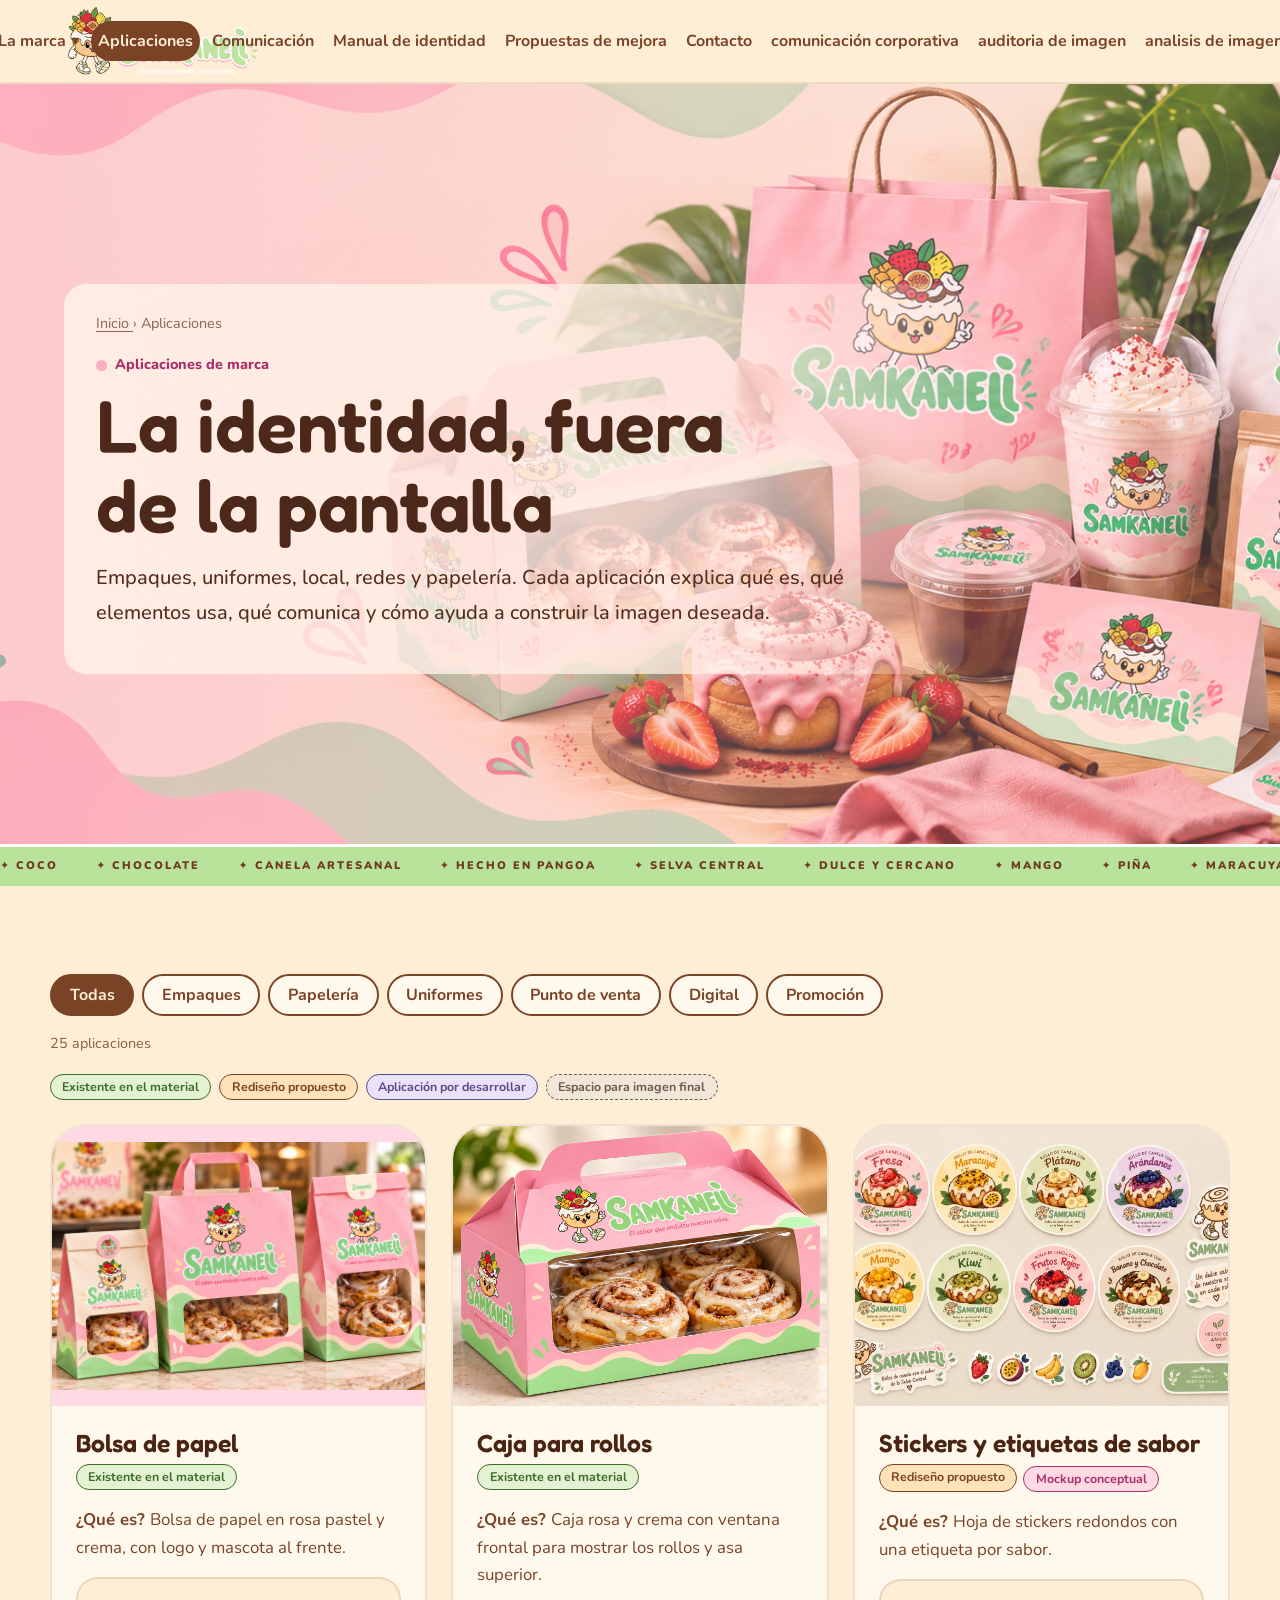
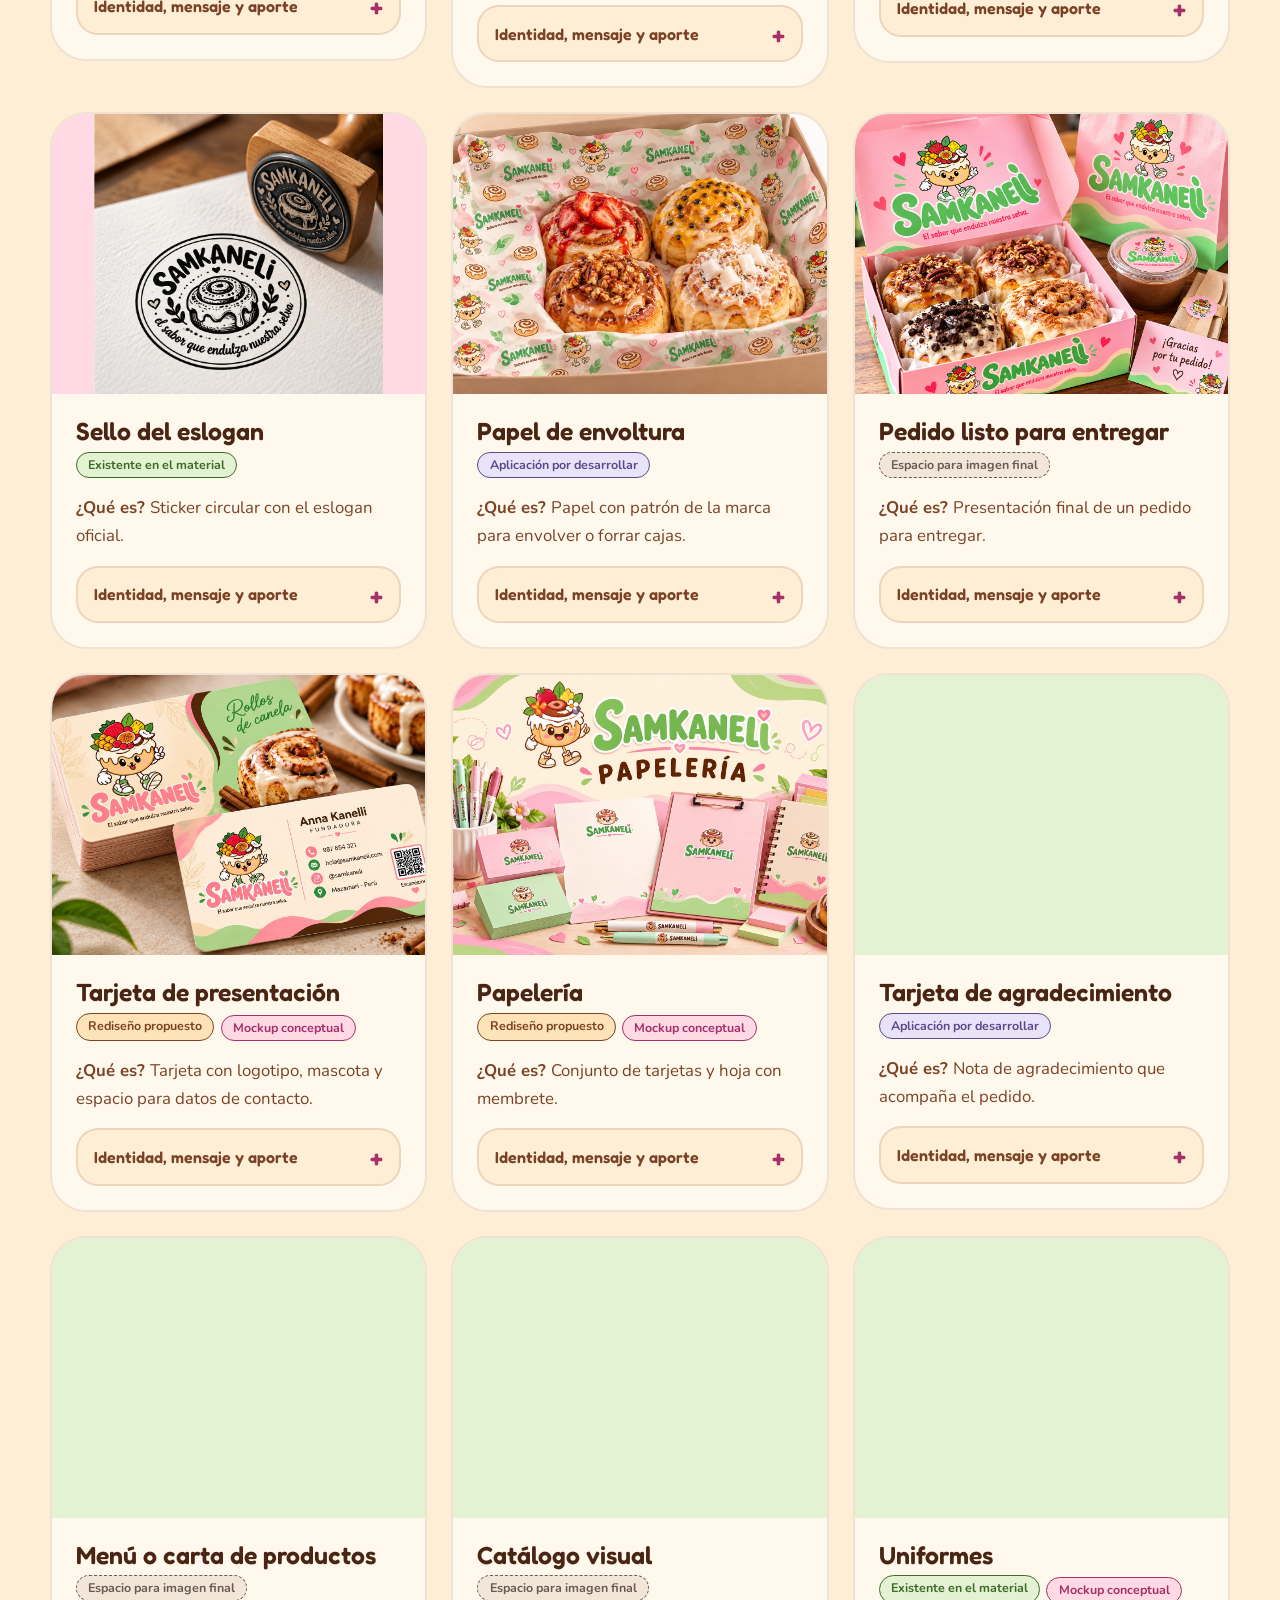
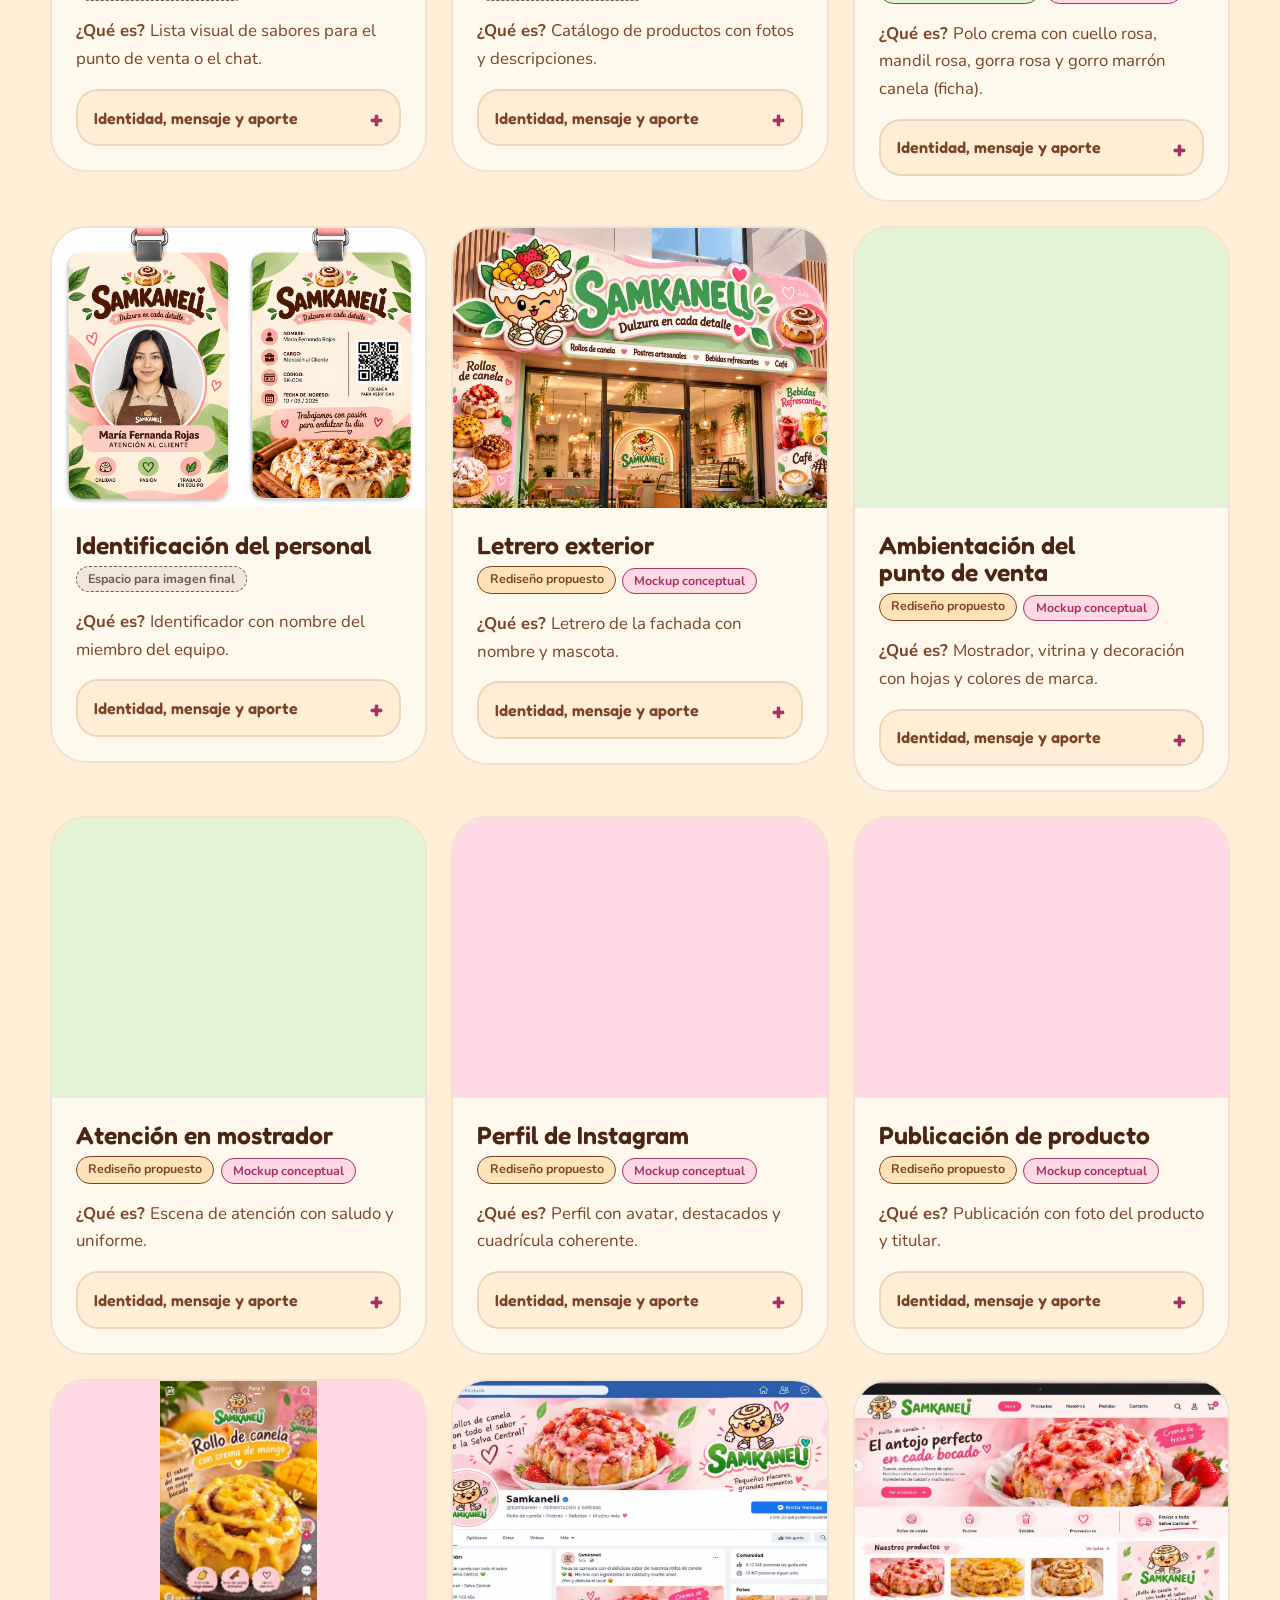
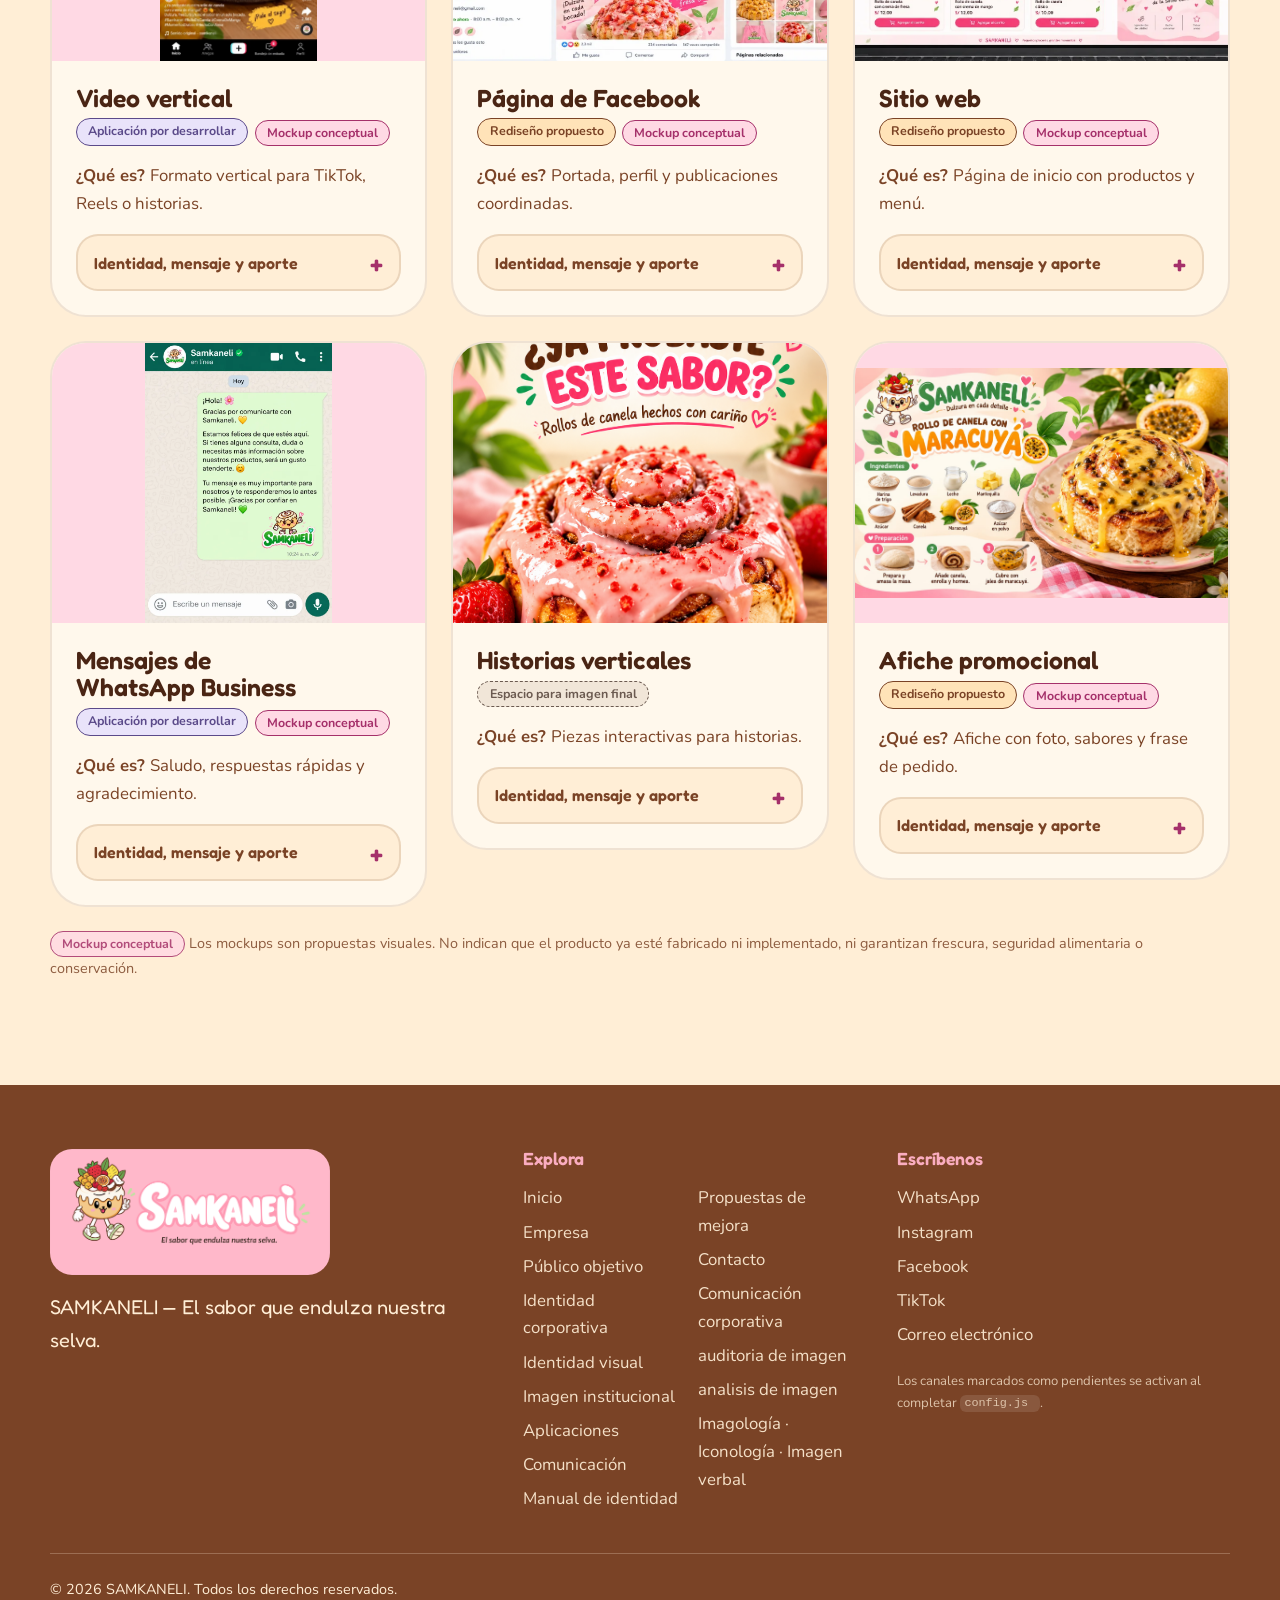
<file: aplicaciones/aplicaciones.html>
<!DOCTYPE html>
<html lang="es">
 <head>
  <meta charset="utf-8"/>
  <meta content="width=device-width, initial-scale=1" name="viewport"/>
  <title>
   Aplicaciones | SAMKANELI, empaques, uniformes, redes y m&aacute;s
  </title>
  <meta content="C&oacute;mo se aplica la identidad de SAMKANELI en bolsas, cajas, stickers, uniformes, local, redes sociales y papeler&iacute;a. Mockups conceptuales." name="description"/>
  <meta content="#FFEED6" name="theme-color"/>
  <meta content="Aplicaciones | SAMKANELI, empaques, uniformes, redes y m&aacute;s" property="og:title"/>
  <meta content="C&oacute;mo se aplica la identidad de SAMKANELI en bolsas, cajas, stickers, uniformes, local, redes sociales y papeler&iacute;a. Mockups conceptuales." property="og:description"/>
  <meta content="website" property="og:type"/>
  <link href="../img/mascota/mascota.png" rel="icon" type="image/png"/>
  <link href="https://fonts.googleapis.com" rel="preconnect"/>
  <link crossorigin="" href="https://fonts.gstatic.com" rel="preconnect"/>
  <!-- Fuentes opcionales: si no hay internet se usa la pila de respaldo definida en global.css -->
  <link href="https://fonts.googleapis.com/css2?family=Fredoka:wght@500;600;700&amp;family=Nunito:wght@400;600;700;800&amp;display=swap" rel="stylesheet"/>
  <link href="../global.css" rel="stylesheet"/>
  <link href="../aplicaciones/aplicaciones.css" rel="stylesheet"/>
  <script>
   document.documentElement.classList.add("js")
  </script>
 </head>
 <body data-page="aplicaciones">
  <a class="skip" href="#contenido">
   Saltar al contenido
  </a>
  <header class="site-header">
   <div class="bar">
    <a aria-label="SAMKANELI, ir al inicio" class="brand" href="../index.html">
     <img alt="SAMKANELI, el sabor que endulza nuestra selva" height="433" src="../img/logo/imagotipo-transparente.png" width="1200"/>
    </a>
    <button aria-controls="menu" aria-expanded="false" aria-label="Abrir men&uacute;" class="nav-toggle" type="button">
     <span>
     </span>
     <span>
     </span>
     <span>
     </span>
    </button>
    <nav aria-label="Navegaci&oacute;n principal" class="nav" id="menu">
     <ul>
      <li>
       <a href="../index.html">
        Inicio
       </a>
      </li>
      <li class="has-sub">
       <button aria-expanded="false" aria-haspopup="true" class="sub-btn" type="button">
        La marca
        <span aria-hidden="true">
         &dtrif;
        </span>
       </button>
       <ul class="sub">
        <li>
         <a href="../empresa/empresa.html">
          Empresa
         </a>
        </li>
        <li>
         <a href="../publico-objetivo/publico-objetivo.html">
          P&uacute;blico objetivo
         </a>
        </li>
        <li>
         <a href="../identidad-corporativa/identidad-corporativa.html">
          Identidad corporativa
         </a>
        </li>
        <li>
         <a href="../identidad-visual/identidad-visual.html">
          Identidad visual
         </a>
        </li>
        <li>
         <a href="../imagen-institucional/imagen-institucional.html">
          Imagen institucional
         </a>
        </li>
       </ul>
      </li>
      <li>
       <a aria-current="page" href="../aplicaciones/aplicaciones.html">
        Aplicaciones
       </a>
      </li>
      <li>
       <a href="../comunicacion/comunicacion.html">
        Comunicaci&oacute;n
       </a>
      </li>
      <li>
       <a href="../manual-identidad/manual-identidad.html">
        Manual de identidad
       </a>
      </li>
      <li>
       <a href="../propuestas/propuestas.html">
        Propuestas de mejora
       </a>
      </li>
      <li>
       <a  href="../contacto/contacto.html">
        Contacto
       </a>
      </li>
      <li>
        <a href="../comunicación-corporativa/comunicación-corporativa.html">
comunicación corporativa
        </a>
      </li>
      <li>
        <a href="../auditoria-imagen/auditoria-imagen.html">
auditoria de imagen
        </a>
      </li>
       <li>
        <a href="../analisis-de-imagen/analisis-imagen.html">
analisis de imagen
        </a>
      </li>
      <li>
  <a href="../imagologia·iconologia·imagenverbal/imagologia·iconologia·imagenverbal.html">
    Imagología · Iconología · Imagen verbal
  </a>
</li>
     </ul>
    </nav>
   </div>

  </header>
  <main id="contenido">
   <section class="pagehead">
    <div class="wrap split">
     <div>
      <p class="crumbs">
       <a href="../index.html">
        Inicio
       </a>
       &rsaquo; Aplicaciones
      </p>
      <p class="eyebrow">
       Aplicaciones de marca
      </p>
      <h1>
       La identidad, fuera de la pantalla
      </h1>
      <p class="lead">
       Empaques, uniformes, local, redes y papeler&iacute;a. Cada aplicaci&oacute;n explica qu&eacute; es, qu&eacute; elementos usa, qu&eacute; comunica y c&oacute;mo ayuda a construir la imagen deseada.
      </p>
     </div>
    

<div class="pagehead-visual pagehead-fondo" aria-hidden="true">
  <img
    src="../img/mockups/fondo-aplicaciones.png"
    alt="Imagen decorativa de rollos de canela de SAMKANELI"
  >
</div>
   </section>

   <div class="franja-sabores" aria-label="Sabores e identidad de SAMKANELI">
    <div class="franja-sabores-pista">
      <span>✦ COCO</span><span>✦ CHOCOLATE</span><span>✦ CANELA ARTESANAL</span>
      <span>✦ HECHO EN PANGOA</span><span>✦ SELVA CENTRAL</span><span>✦ DULCE Y CERCANO</span>
      <span>✦ MANGO</span><span>✦ PIÑA</span><span>✦ MARACUYÁ</span><span>✦ CAMU CAMU</span>
      <span>✦ COCO</span><span>✦ CHOCOLATE</span><span>✦ CANELA ARTESANAL</span>
      <span>✦ HECHO EN PANGOA</span><span>✦ SELVA CENTRAL</span><span>✦ DULCE Y CERCANO</span>
      <span>✦ MANGO</span><span>✦ PIÑA</span><span>✦ MARACUYÁ</span><span>✦ CAMU CAMU</span>
    </div>
  </div>
  
   <section class="sec" id="galeria">
    <div class="wrap">
     <div aria-label="Filtrar aplicaciones por categor&iacute;a" class="filters" data-filter-group="#apps-grid" role="group">
      <button aria-pressed="true" class="chip" data-filter="todas" type="button">
       Todas
      </button>
      <button aria-pressed="false" class="chip" data-filter="empaque" type="button">
       Empaques
      </button>
      <button aria-pressed="false" class="chip" data-filter="papeleria" type="button">
       Papeler&iacute;a
      </button>
      <button aria-pressed="false" class="chip" data-filter="uniformes" type="button">
       Uniformes
      </button>
      <button aria-pressed="false" class="chip" data-filter="local" type="button">
       Punto de venta
      </button>
      <button aria-pressed="false" class="chip" data-filter="digital" type="button">
       Digital
      </button>
      <button aria-pressed="false" class="chip" data-filter="promo" type="button">
       Promoci&oacute;n
      </button>
     </div>
     <p aria-live="polite" class="muted" data-filter-count="">
      25 aplicaciones
     </p>
     <ul class="legend-s">
      <li>
       <span class="badge b-existente">
        Existente en el material
       </span>
      </li>
      <li>
       <span class="badge b-redisenio">
        Redise&ntilde;o propuesto
       </span>
      </li>
      <li>
       <span class="badge b-desarrollar">
        Aplicaci&oacute;n por desarrollar
       </span>
      </li>
      <li>
       <span class="badge b-espacio">
        Espacio para imagen final
       </span>
      </li>
     </ul>
     <div class="apps" id="apps-grid">
      <article class="app" data-cat="empaque">
       <div class="app-media">
        <img alt="Mockup de bolsa de papel rosa y crema con el logotipo y la mascota" class="fit-contain" data-caption="Bolsa de papel. Bolsa de papel en rosa pastel y crema, con logo y mascota al frente." data-group="apps" data-lightbox="" decoding="async" height="1067" loading="lazy" src="../img/mockups/bolsa-papel.jpeg" width="1000"/>
       </div>
       <div class="app-body">
        <h3>
         Bolsa de papel
        </h3>
        <p class="app-st">
         <span class="badge b-existente">
          Existente en el material
         </span>
        </p>
        <p>
         <strong>
          &iquest;Qu&eacute; es?
         </strong>
         Bolsa de papel en rosa pastel y crema, con logo y mascota al frente.
        </p>
        <details class="acc">
         <summary>
          Identidad, mensaje y aporte
         </summary>
         <div>
          <p>
           <strong>
            Elementos de identidad:
           </strong>
           Logotipo, mascota, rosa y crema, hojas y corazones verdes y rosas.
          </p>
          <p>
           <strong>
            Qu&eacute; comunica:
           </strong>
           Dulzura y un toque natural.
          </p>
          <p>
           <strong>
            C&oacute;mo contribuye a la percepci&oacute;n deseada:
           </strong>
           Hace reconocible la marca desde la entrega del producto.
          </p>
         </div>
        </details>
       </div>
    
      </article>
      <article class="app" data-cat="empaque">
       <div class="app-media">
        <img alt="Mockup de caja rosa con ventana frontal y asa para rollos de canela" class="fit-cover" data-caption="Caja para rollos. Caja rosa y crema con ventana frontal para mostrar los rollos y asa superior." data-group="apps" data-lightbox="" decoding="async" height="866" loading="lazy" src="../img/mockups/caja-rollos.jpeg" width="1300"/>
       </div>
       <div class="app-body">
        <h3>
         Caja para rollos
        </h3>
        <p class="app-st">
         <span class="badge b-existente">
          Existente en el material
         </span>
        </p>
        <p>
         <strong>
          &iquest;Qu&eacute; es?
         </strong>
         Caja rosa y crema con ventana frontal para mostrar los rollos y asa superior.
        </p>
        <details class="acc">
         <summary>
          Identidad, mensaje y aporte
         </summary>
         <div>
          <p>
           <strong>
            Elementos de identidad:
           </strong>
           Logotipo, mascota, paleta y hojas.
          </p>
          <p>
           <strong>
            Qu&eacute; comunica:
           </strong>
           Antojo (se ven los rollos) y cuidado.
          </p>
          <p>
           <strong>
            C&oacute;mo contribuye a la percepci&oacute;n deseada:
           </strong>
           Refuerza el reconocimiento al entregar. No garantiza conservaci&oacute;n ni seguridad alimentaria.
          </p>
         </div>
        </details>
       </div>
      </article>
      <article class="app" data-cat="empaque">
       <div class="app-media">
        <img alt="Hoja de stickers circulares con etiquetas de distintos sabores y frutas" class="fit-cover" data-caption="Stickers y etiquetas de sabor. Hoja de stickers redondos con una etiqueta por sabor." data-group="apps" data-lightbox="" decoding="async" height="866" loading="lazy" src="../img/mockups/stickers-etiquetas.webp" width="1300"/>
       </div>
       <div class="app-body">
        <h3>
         Stickers y etiquetas de sabor
        </h3>
        <p class="app-st">
         <span class="badge b-redisenio">
          Redise&ntilde;o propuesto
         </span>
         <span class="mk">
          <span class="badge b-mockup">
           Mockup conceptual
          </span>
         </span>
        </p>
        <p>
         <strong>
          &iquest;Qu&eacute; es?
         </strong>
         Hoja de stickers redondos con una etiqueta por sabor.
        </p>
        <details class="acc">
         <summary>
          Identidad, mensaje y aporte
         </summary>
         <div>
          <p>
           <strong>
            Elementos de identidad:
           </strong>
           Mascota, colores por fruta, tipograf&iacute;a redondeada y frutas ilustradas.
          </p>
          <p>
           <strong>
            Qu&eacute; comunica:
           </strong>
           Variedad y creatividad.
          </p>
          <p>
           <strong>
            C&oacute;mo contribuye a la percepci&oacute;n deseada:
           </strong>
           Diferencia cada sabor y cierra el empaque con la identidad.
          </p>
         </div>
        </details>
       </div>
      </article>
      <article class="app" data-cat="empaque">
       <div class="app-media">
        <img alt="Sello circular rosa con el eslogan El sabor que endulza nuestra selva" class="fit-contain" data-caption="Sello del eslogan. Sticker circular con el eslogan oficial." data-group="apps" data-lightbox="" decoding="async" height="900" loading="lazy" src="../img/mockups/sello.png" width="900"/>
       </div>
       <div class="app-body">
        <h3>
         Sello del eslogan
        </h3>
        <p class="app-st">
         <span class="badge b-existente">
          Existente en el material
         </span>
        </p>
        <p>
         <strong>
          &iquest;Qu&eacute; es?
         </strong>
         Sticker circular con el eslogan oficial.
        </p>
        <details class="acc">
         <summary>
          Identidad, mensaje y aporte
         </summary>
         <div>
          <p>
           <strong>
            Elementos de identidad:
           </strong>
           Tipograf&iacute;a redondeada, rosa, marr&oacute;n y corazones.
          </p>
          <p>
           <strong>
            Qu&eacute; comunica:
           </strong>
           Calidez y mensaje de marca.
          </p>
          <p>
           <strong>
            C&oacute;mo contribuye a la percepci&oacute;n deseada:
           </strong>
           Sirve de sello de cierre y refuerza el eslogan.
          </p>
         </div>
        </details>
       </div>
      </article>
      <article class="app" data-cat="empaque">
       <div class="app-media">
      
<img
  src="../img/mockups/envultura.jpeg"
  alt="Catálogo visual de SAMKANELI con fotografías de los sabores"
  width="1300"
  height="866"
  loading="lazy"
  decoding="async"
  class="fit-cover"
  data-lightbox
  data-group="apps"
  data-caption="Catálogo visual de SAMKANELI"
>

       </div>
       <div class="app-body">
        <h3>
         Papel de envoltura
        </h3>
        <p class="app-st">
         <span class="badge b-desarrollar">
          Aplicaci&oacute;n por desarrollar
         </span>
        </p>
        <p>
         <strong>
          &iquest;Qu&eacute; es?
         </strong>
         Papel con patr&oacute;n de la marca para envolver o forrar cajas.
        </p>
        <details class="acc">
         <summary>
          Identidad, mensaje y aporte
         </summary>
         <div>
          <p>
           <strong>
            Elementos de identidad:
           </strong>
           Mascota, hojas, espirales y paleta.
          </p>
          <p>
           <strong>
            Qu&eacute; comunica:
           </strong>
           Detalle y cuidado.
          </p>
          <p>
           <strong>
            C&oacute;mo contribuye a la percepci&oacute;n deseada:
           </strong>
           Hace memorable el momento de abrir el pedido.
          </p>
         </div>
        </details>
       </div>
      </article>
      <article class="app" data-cat="empaque">
       <div class="app-media">
     <img
  src="../img/mockups/paquete.png"
  alt="Catálogo visual de SAMKANELI con fotografías de los sabores"
  width="1300"
  height="866"
  loading="lazy"
  decoding="async"
  class="fit-cover"
  data-lightbox
  data-group="apps"
  data-caption="Catálogo visual de SAMKANELI"
>

       </div>
       <div class="app-body">
        <h3>
         Pedido listo para entregar
        </h3>
        <p class="app-st">
         <span class="badge b-espacio">
          Espacio para imagen final
         </span>
        </p>
        <p>
         <strong>
          &iquest;Qu&eacute; es?
         </strong>
         Presentaci&oacute;n final de un pedido para entregar.
        </p>
        <details class="acc">
         <summary>
          Identidad, mensaje y aporte
         </summary>
         <div>
          <p>
           <strong>
            Elementos de identidad:
           </strong>
           Todos los elementos de empaque juntos.
          </p>
          <p>
           <strong>
            Qu&eacute; comunica:
           </strong>
           Orden y atenci&oacute;n al detalle.
          </p>
          <p>
           <strong>
            C&oacute;mo contribuye a la percepci&oacute;n deseada:
           </strong>
           Muestra la coherencia del conjunto.
          </p>
         </div>
        </details>
       </div>
      </article>
      <article class="app" data-cat="papeleria">
       <div class="app-media">
        <img alt="Tarjetas de presentaci&oacute;n crema y verde con la mascota y datos de contacto" class="fit-cover" data-caption="Tarjeta de presentaci&oacute;n. Tarjeta con logotipo, mascota y espacio para datos de contacto." data-group="apps" data-lightbox="" decoding="async" height="731" loading="lazy" src="../img/mockups/tarjeta-presentacion.jpeg" width="1097"/>
       </div>
       <div class="app-body">
        <h3>
         Tarjeta de presentaci&oacute;n
        </h3>
        <p class="app-st">
         <span class="badge b-redisenio">
          Redise&ntilde;o propuesto
         </span>
         <span class="mk">
          <span class="badge b-mockup">
           Mockup conceptual
          </span>
         </span>
        </p>
        <p>
         <strong>
          &iquest;Qu&eacute; es?
         </strong>
         Tarjeta con logotipo, mascota y espacio para datos de contacto.
        </p>
        <details class="acc">
         <summary>
          Identidad, mensaje y aporte
         </summary>
         <div>
          <p>
           <strong>
            Elementos de identidad:
           </strong>
           Logotipo, mascota, crema y verde.
          </p>
          <p>
           <strong>
            Qu&eacute; comunica:
           </strong>
           Cercan&iacute;a y orden.
          </p>
          <p>
           <strong>
            C&oacute;mo contribuye a la percepci&oacute;n deseada:
           </strong>
           Facilita el recuerdo y el contacto. Los datos de la tarjeta son de ejemplo.
          </p>
         </div>
        </details>
       </div>
      </article>
      <article class="app" data-cat="papeleria">
       <div class="app-media">
        <img alt="Tarjetas, hoja membretada y portapapeles con la identidad de SAMKANELI" class="fit-cover" data-caption="Papeler&iacute;a. Conjunto de tarjetas y hoja con membrete." data-group="apps" data-lightbox="" decoding="async" height="1024" loading="lazy" src="../img/mockups/papeleria.jpeg" width="1536"/>
       </div>
       <div class="app-body">
        <h3>
         Papeler&iacute;a
        </h3>
        <p class="app-st">
         <span class="badge b-redisenio">
          Redise&ntilde;o propuesto
         </span>
         <span class="mk">
          <span class="badge b-mockup">
           Mockup conceptual
          </span>
         </span>
        </p>
        <p>
         <strong>
          &iquest;Qu&eacute; es?
         </strong>
         Conjunto de tarjetas y hoja con membrete.
        </p>
        <details class="acc">
         <summary>
          Identidad, mensaje y aporte
         </summary>
         <div>
          <p>
           <strong>
            Elementos de identidad:
           </strong>
           Logotipo, mascota, ondas rosa y verde.
          </p>
          <p>
           <strong>
            Qu&eacute; comunica:
           </strong>
           Profesionalismo c&aacute;lido.
          </p>
          <p>
           <strong>
            C&oacute;mo contribuye a la percepci&oacute;n deseada:
           </strong>
           Mantiene la identidad en documentos y tr&aacute;mites.
          </p>
         </div>
        </details>
       </div>
      </article>
      <article class="app" data-cat="papeleria">
       <div class="app-media">
        <img
  src="../img/mockups/tarjeta.jpeg"
  alt="Catálogo visual de SAMKANELI con fotografías de los sabores"
  width="1300"
  height="866"
  loading="lazy"
  decoding="async"
  class="fit-cover"
  data-lightbox
  data-group="apps"
  data-caption="Catálogo visual de SAMKANELI"
>

       </div>
       <div class="app-body">
        <h3>
         Tarjeta de agradecimiento
        </h3>
        <p class="app-st">
         <span class="badge b-desarrollar">
          Aplicaci&oacute;n por desarrollar
         </span>
        </p>
        <p>
         <strong>
          &iquest;Qu&eacute; es?
         </strong>
         Nota de agradecimiento que acompa&ntilde;a el pedido.
        </p>
        <details class="acc">
         <summary>
          Identidad, mensaje y aporte
         </summary>
         <div>
          <p>
           <strong>
            Elementos de identidad:
           </strong>
           Mascota, eslogan y paleta.
          </p>
          <p>
           <strong>
            Qu&eacute; comunica:
           </strong>
           Gratitud y cercan&iacute;a.
          </p>
          <p>
           <strong>
            C&oacute;mo contribuye a la percepci&oacute;n deseada:
           </strong>
           Crea un v&iacute;nculo y ayuda a que se recuerde la marca.
          </p>
         </div>
        </details>
       </div>
      </article>
      <article class="app" data-cat="papeleria">
       <div class="app-media">
      <img
  src="../img/mockups/carta.jpeg"
  alt="Catálogo visual de SAMKANELI con fotografías de los sabores"
  width="1300"
  height="866"
  loading="lazy"
  decoding="async"
  class="fit-cover"
  data-lightbox
  data-group="apps"
  data-caption="Catálogo visual de SAMKANELI"
>

       </div>
       <div class="app-body">
        <h3>
         Men&uacute; o carta de productos
        </h3>
        <p class="app-st">
         <span class="badge b-espacio">
          Espacio para imagen final
         </span>
        </p>
        <p>
         <strong>
          &iquest;Qu&eacute; es?
         </strong>
         Lista visual de sabores para el punto de venta o el chat.
        </p>
        <details class="acc">
         <summary>
          Identidad, mensaje y aporte
         </summary>
         <div>
          <p>
           <strong>
            Elementos de identidad:
           </strong>
           Fotograf&iacute;a, tipograf&iacute;a redondeada y etiquetas de sabor.
          </p>
          <p>
           <strong>
            Qu&eacute; comunica:
           </strong>
           Claridad y antojo.
          </p>
          <p>
           <strong>
            C&oacute;mo contribuye a la percepci&oacute;n deseada:
           </strong>
           Ayuda a elegir sin complicaciones.
          </p>
         </div>
        </details>
       </div>
      </article>
      <article class="app" data-cat="papeleria">
       <div class="app-media">
     
<img
  src="../img/mockups/catalogo.png"
  alt="Catálogo visual de SAMKANELI con fotografías de los sabores"
  width="1300"
  height="866"
  loading="lazy"
  decoding="async"
  class="fit-cover"
  data-lightbox
  data-group="apps"
  data-caption="Catálogo visual de SAMKANELI"
>

       </div>
       <div class="app-body">
        <h3>
         Cat&aacute;logo visual
        </h3>
        <p class="app-st">
         <span class="badge b-espacio">
          Espacio para imagen final
         </span>
        </p>
        <p>
         <strong>
          &iquest;Qu&eacute; es?
         </strong>
         Cat&aacute;logo de productos con fotos y descripciones.
        </p>
        <details class="acc">
         <summary>
          Identidad, mensaje y aporte
         </summary>
         <div>
          <p>
           <strong>
            Elementos de identidad:
           </strong>
           Fotograf&iacute;a gastron&oacute;mica, paleta y etiquetas.
          </p>
          <p>
           <strong>
            Qu&eacute; comunica:
           </strong>
           Orden y variedad.
          </p>
          <p>
           <strong>
            C&oacute;mo contribuye a la percepci&oacute;n deseada:
           </strong>
           Facilita consultar y decidir.
          </p>
         </div>
        </details>
       </div>
      </article>
      <article class="app" data-cat="uniformes">
       <div class="app-media">
        <img alt="Polo crema, mandil rosa, gorra rosa y gorro de cocina marr&oacute;n con el logotipo" class="fit-cover" data-caption="Uniformes. Polo crema con cuello rosa, mandil rosa, gorra rosa y gorro marr&oacute;n canela (ficha)." data-group="apps" data-lightbox="" decoding="async" height="614" loading="lazy" src="../img/mockups/uniformes.jpeg" width="1092"/>
       </div>
       <div class="app-body">
        <h3>
         Uniformes
        </h3>
        <p class="app-st">
         <span class="badge b-existente">
          Existente en el material
         </span>
         <span class="mk">
          <span class="badge b-mockup">
           Mockup conceptual
          </span>
         </span>
        </p>
        <p>
         <strong>
          &iquest;Qu&eacute; es?
         </strong>
         Polo crema con cuello rosa, mandil rosa, gorra rosa y gorro marr&oacute;n canela (ficha).
        </p>
        <details class="acc">
         <summary>
          Identidad, mensaje y aporte
         </summary>
         <div>
          <p>
           <strong>
            Elementos de identidad:
           </strong>
           Logotipo, mascota, crema, rosa y marr&oacute;n.
          </p>
          <p>
           <strong>
            Qu&eacute; comunica:
           </strong>
           Equipo coordinado y amable.
          </p>
          <p>
           <strong>
            C&oacute;mo contribuye a la percepci&oacute;n deseada:
           </strong>
           Identifica al personal y proyecta una imagen unificada.
          </p>
         </div>
        </details>
       </div>
      </article>
      <article class="app" data-cat="uniformes">
       <div class="app-media">
        <img
  src="../img/mockups/identificacion.png"
  alt="Catálogo visual de SAMKANELI con fotografías de los sabores"
  width="1300"
  height="866"
  loading="lazy"
  decoding="async"
  class="fit-cover"
  data-lightbox
  data-group="apps"
  data-caption="Catálogo visual de SAMKANELI"
>

       </div>
       <div class="app-body">
        <h3>
         Identificaci&oacute;n del personal
        </h3>
        <p class="app-st">
         <span class="badge b-espacio">
          Espacio para imagen final
         </span>
        </p>
        <p>
         <strong>
          &iquest;Qu&eacute; es?
         </strong>
         Identificador con nombre del miembro del equipo.
        </p>
        <details class="acc">
         <summary>
          Identidad, mensaje y aporte
         </summary>
         <div>
          <p>
           <strong>
            Elementos de identidad:
           </strong>
           Mascota y tipograf&iacute;a redondeada.
          </p>
          <p>
           <strong>
            Qu&eacute; comunica:
           </strong>
           Cercan&iacute;a y confianza.
          </p>
          <p>
           <strong>
            C&oacute;mo contribuye a la percepci&oacute;n deseada:
           </strong>
           Permite que el cliente sepa con qui&eacute;n habla.
          </p>
         </div>
        </details>
       </div>
      </article>
      <article class="app" data-cat="local">
       <div class="app-media">
        <img alt="Mockup de fachada con letrero rosa y verde con el nombre y la mascota" class="fit-cover" data-caption="Letrero exterior. Letrero de la fachada con nombre y mascota." data-group="apps" data-lightbox="" decoding="async" height="642" loading="lazy" src="../img/mockups/local-interior.jpeg" width="1280"/>
       </div>
       <div class="app-body">
        <h3>
         Letrero exterior
        </h3>
        <p class="app-st">
         <span class="badge b-redisenio">
          Redise&ntilde;o propuesto
         </span>
         <span class="mk">
          <span class="badge b-mockup">
           Mockup conceptual
          </span>
         </span>
        </p>
        <p>
         <strong>
          &iquest;Qu&eacute; es?
         </strong>
         Letrero de la fachada con nombre y mascota.
        </p>
        <details class="acc">
         <summary>
          Identidad, mensaje y aporte
         </summary>
         <div>
          <p>
           <strong>
            Elementos de identidad:
           </strong>
           Logotipo, rosa, verde y hojas.
          </p>
          <p>
           <strong>
            Qu&eacute; comunica:
           </strong>
           Presencia y alegr&iacute;a.
          </p>
          <p>
           <strong>
            C&oacute;mo contribuye a la percepci&oacute;n deseada:
           </strong>
           Hace reconocible el local desde la calle. Mockup: no hay local confirmado.
          </p>
         </div>
        </details>
       </div>
      </article>
      <article class="app" data-cat="local">
       <div class="app-media">
        <img alt="Mockup de interior de pasteler&iacute;a con mostrador y decoraci&oacute;n rosa y verde" class="fit-cover" data-caption="Ambientaci&oacute;n del punto de venta. Mostrador, vitrina y decoraci&oacute;n con hojas y colores de marca." data-group="apps" data-lightbox="" decoding="async" height="914" loading="lazy" src="../img/mockups/local.png" width="1000"/>
       </div>
       <div class="app-body">
        <h3>
         Ambientaci&oacute;n del punto de venta
        </h3>
        <p class="app-st">
         <span class="badge b-redisenio">
          Redise&ntilde;o propuesto
         </span>
         <span class="mk">
          <span class="badge b-mockup">
           Mockup conceptual
          </span>
         </span>
        </p>
        <p>
         <strong>
          &iquest;Qu&eacute; es?
         </strong>
         Mostrador, vitrina y decoraci&oacute;n con hojas y colores de marca.
        </p>
        <details class="acc">
         <summary>
          Identidad, mensaje y aporte
         </summary>
         <div>
          <p>
           <strong>
            Elementos de identidad:
           </strong>
           Paleta, hojas, mascota y se&ntilde;alizaci&oacute;n.
          </p>
          <p>
           <strong>
            Qu&eacute; comunica:
           </strong>
           Calidez y orden.
          </p>
          <p>
           <strong>
            C&oacute;mo contribuye a la percepci&oacute;n deseada:
           </strong>
           Traslada la identidad al espacio. Mockup conceptual.
          </p>
         </div>
        </details>
       </div>
      </article>
      <article class="app" data-cat="local">
       <div class="app-media">
        <img alt="Persona con gorra y mandil rosa saludando a una clienta frente a una vitrina de rollos" class="fit-cover" data-caption="Atenci&oacute;n en mostrador. Escena de atenci&oacute;n con saludo y uniforme." data-group="apps" data-lightbox="" decoding="async" height="1024" loading="lazy" src="../img/mockups/atencion-mostrador.webp" width="1536"/>
       </div>
       <div class="app-body">
        <h3>
         Atenci&oacute;n en mostrador
        </h3>
        <p class="app-st">
         <span class="badge b-redisenio">
          Redise&ntilde;o propuesto
         </span>
         <span class="mk">
          <span class="badge b-mockup">
           Mockup conceptual
          </span>
         </span>
        </p>
        <p>
         <strong>
          &iquest;Qu&eacute; es?
         </strong>
         Escena de atenci&oacute;n con saludo y uniforme.
        </p>
        <details class="acc">
         <summary>
          Identidad, mensaje y aporte
         </summary>
         <div>
          <p>
           <strong>
            Elementos de identidad:
           </strong>
           Uniforme, mascota y mensaje de bienvenida.
          </p>
          <p>
           <strong>
            Qu&eacute; comunica:
           </strong>
           Amabilidad.
          </p>
          <p>
           <strong>
            C&oacute;mo contribuye a la percepci&oacute;n deseada:
           </strong>
           Muestra c&oacute;mo se ver&iacute;a la atenci&oacute;n cercana. Escena conceptual.
          </p>
         </div>
        </details>
       </div>
      </article>
      <article class="app" data-cat="digital">
       <div class="app-media">
        <img alt="Mockup de perfil de Instagram con avatar, destacados y publicaciones" class="fit-contain" data-caption="Perfil de Instagram. Perfil con avatar, destacados y cuadr&iacute;cula coherente." data-group="apps" data-lightbox="" decoding="async" height="1019" loading="lazy" src="../img/mockups/instagram-perfil.webp" width="824"/>
       </div>
       <div class="app-body">
        <h3>
         Perfil de Instagram
        </h3>
        <p class="app-st">
         <span class="badge b-redisenio">
          Redise&ntilde;o propuesto
         </span>
         <span class="mk">
          <span class="badge b-mockup">
           Mockup conceptual
          </span>
         </span>
        </p>
        <p>
         <strong>
          &iquest;Qu&eacute; es?
         </strong>
         Perfil con avatar, destacados y cuadr&iacute;cula coherente.
        </p>
        <details class="acc">
         <summary>
          Identidad, mensaje y aporte
         </summary>
         <div>
          <p>
           <strong>
            Elementos de identidad:
           </strong>
           Avatar, paleta y fotograf&iacute;a.
          </p>
          <p>
           <strong>
            Qu&eacute; comunica:
           </strong>
           Orden y constancia.
          </p>
          <p>
           <strong>
            C&oacute;mo contribuye a la percepci&oacute;n deseada:
           </strong>
           Hace reconocible la marca en redes. Las cifras del mockup son ilustrativas.
          </p>
         </div>
        </details>
       </div>
      </article>
      <article class="app" data-cat="digital">
       <div class="app-media">
        <img alt="Mockup de publicaci&oacute;n de Instagram con un rollo de fresa y el t&iacute;tulo Rollo de canela con sabor a fresa" class="fit-contain" data-caption="Publicaci&oacute;n de producto. Publicaci&oacute;n con foto del producto y titular." data-group="apps" data-lightbox="" decoding="async" height="965" loading="lazy" src="../img/mockups/instagram-publicacion.webp" width="644"/>
       </div>
       <div class="app-body">
        <h3>
         Publicaci&oacute;n de producto
        </h3>
        <p class="app-st">
         <span class="badge b-redisenio">
          Redise&ntilde;o propuesto
         </span>
         <span class="mk">
          <span class="badge b-mockup">
           Mockup conceptual
          </span>
         </span>
        </p>
        <p>
         <strong>
          &iquest;Qu&eacute; es?
         </strong>
         Publicaci&oacute;n con foto del producto y titular.
        </p>
        <details class="acc">
         <summary>
          Identidad, mensaje y aporte
         </summary>
         <div>
          <p>
           <strong>
            Elementos de identidad:
           </strong>
           Fotograf&iacute;a, logotipo y paleta.
          </p>
          <p>
           <strong>
            Qu&eacute; comunica:
           </strong>
           Antojo y cercan&iacute;a.
          </p>
          <p>
           <strong>
            C&oacute;mo contribuye a la percepci&oacute;n deseada:
           </strong>
           Genera curiosidad por probar.
          </p>
         </div>
        </details>
       </div>
      </article>
      <article class="app" data-cat="digital">
       <div class="app-media">
        <img alt="Mockup de video vertical con un rollo de mango y texto en pantalla" class="fit-contain" data-caption="Video vertical. Formato vertical para TikTok, Reels o historias." data-group="apps" data-lightbox="" decoding="async" height="1125" loading="lazy" src="../img/mockups/tiktok-video-vertical.webp" width="633"/>
       </div>
       <div class="app-body">
        <h3>
         Video vertical
        </h3>
        <p class="app-st">
         <span class="badge b-desarrollar">
          Aplicaci&oacute;n por desarrollar
         </span>
         <span class="mk">
          <span class="badge b-mockup">
           Mockup conceptual
          </span>
         </span>
        </p>
        <p>
         <strong>
          &iquest;Qu&eacute; es?
         </strong>
         Formato vertical para TikTok, Reels o historias.
        </p>
        <details class="acc">
         <summary>
          Identidad, mensaje y aporte
         </summary>
         <div>
          <p>
           <strong>
            Elementos de identidad:
           </strong>
           Fotograf&iacute;a, texto breve y colores.
          </p>
          <p>
           <strong>
            Qu&eacute; comunica:
           </strong>
           Alegr&iacute;a y creatividad.
          </p>
          <p>
           <strong>
            C&oacute;mo contribuye a la percepci&oacute;n deseada:
           </strong>
           Aprovecha el video corto para presentar sabores.
          </p>
         </div>
        </details>
       </div>
      </article>
      <article class="app" data-cat="digital">
       <div class="app-media">
        <img alt="Mockup de p&aacute;gina de Facebook con portada y publicaciones" class="fit-cover" data-caption="P&aacute;gina de Facebook. Portada, perfil y publicaciones coordinadas." data-group="apps" data-lightbox="" decoding="async" height="785" loading="lazy" src="../img/mockups/facebook-pagina.webp" width="1300"/>
       </div>
       <div class="app-body">
        <h3>
         P&aacute;gina de Facebook
        </h3>
        <p class="app-st">
         <span class="badge b-redisenio">
          Redise&ntilde;o propuesto
         </span>
         <span class="mk">
          <span class="badge b-mockup">
           Mockup conceptual
          </span>
         </span>
        </p>
        <p>
         <strong>
          &iquest;Qu&eacute; es?
         </strong>
         Portada, perfil y publicaciones coordinadas.
        </p>
        <details class="acc">
         <summary>
          Identidad, mensaje y aporte
         </summary>
         <div>
          <p>
           <strong>
            Elementos de identidad:
           </strong>
           Logotipo, fotograf&iacute;a y paleta.
          </p>
          <p>
           <strong>
            Qu&eacute; comunica:
           </strong>
           Presencia estable.
          </p>
          <p>
           <strong>
            C&oacute;mo contribuye a la percepci&oacute;n deseada:
           </strong>
           Mantiene la misma imagen en cada canal.
          </p>
         </div>
        </details>
       </div>
      </article>
      <article class="app" data-cat="digital">
       <div class="app-media">
        <img alt="Mockup de sitio web con un rollo de fresa y tarjetas de productos" class="fit-cover" data-caption="Sitio web. P&aacute;gina de inicio con productos y men&uacute;." data-group="apps" data-lightbox="" decoding="async" height="695" loading="lazy" src="../img/mockups/sitio-web-escritorio.webp" width="1123"/>
       </div>
       <div class="app-body">
        <h3>
         Sitio web
        </h3>
        <p class="app-st">
         <span class="badge b-redisenio">
          Redise&ntilde;o propuesto
         </span>
         <span class="mk">
          <span class="badge b-mockup">
           Mockup conceptual
          </span>
         </span>
        </p>
        <p>
         <strong>
          &iquest;Qu&eacute; es?
         </strong>
         P&aacute;gina de inicio con productos y men&uacute;.
        </p>
        <details class="acc">
         <summary>
          Identidad, mensaje y aporte
         </summary>
         <div>
          <p>
           <strong>
            Elementos de identidad:
           </strong>
           Paleta, tipograf&iacute;a y fotograf&iacute;a.
          </p>
          <p>
           <strong>
            Qu&eacute; comunica:
           </strong>
           Orden y antojo.
          </p>
          <p>
           <strong>
            C&oacute;mo contribuye a la percepci&oacute;n deseada:
           </strong>
           Concentra la informaci&oacute;n en un solo lugar.
          </p>
         </div>
        </details>
       </div>
      </article>
      <article class="app" data-cat="digital">
       <div class="app-media">
        <img alt="Mockup de conversaci&oacute;n de bienvenida por WhatsApp con la marca" class="fit-contain" data-caption="Mensajes de WhatsApp Business. Saludo, respuestas r&aacute;pidas y agradecimiento." data-group="apps" data-lightbox="" decoding="async" height="1048" loading="lazy" src="../img/mockups/whatsapp-bienvenida.webp" width="699"/>
       </div>
       <div class="app-body">
        <h3>
         Mensajes de WhatsApp Business
        </h3>
        <p class="app-st">
         <span class="badge b-desarrollar">
          Aplicaci&oacute;n por desarrollar
         </span>
         <span class="mk">
          <span class="badge b-mockup">
           Mockup conceptual
          </span>
         </span>
        </p>
        <p>
         <strong>
          &iquest;Qu&eacute; es?
         </strong>
         Saludo, respuestas r&aacute;pidas y agradecimiento.
        </p>
        <details class="acc">
         <summary>
          Identidad, mensaje y aporte
         </summary>
         <div>
          <p>
           <strong>
            Elementos de identidad:
           </strong>
           Tono amigable, emojis moderados y mascota.
          </p>
          <p>
           <strong>
            Qu&eacute; comunica:
           </strong>
           Cercan&iacute;a.
          </p>
          <p>
           <strong>
            C&oacute;mo contribuye a la percepci&oacute;n deseada:
           </strong>
           Convierte la consulta en una conversaci&oacute;n agradable. Conversaci&oacute;n de ejemplo.
          </p>
         </div>
        </details>
       </div>
      </article>
      <article class="app" data-cat="digital">
       <div class="app-media">
            <img
  src="../img/mockups/historia.png"
  alt="Catálogo visual de SAMKANELI con fotografías de los sabores"
  width="1300"
  height="866"
  loading="lazy"
  decoding="async"
  class="fit-cover"
  data-lightbox
  data-group="apps"
  data-caption="Catálogo visual de SAMKANELI"
>
       </div>
       <div class="app-body">
        <h3>
         Historias verticales
        </h3>
        <p class="app-st">
         <span class="badge b-espacio">
          Espacio para imagen final
         </span>
        </p>
        <p>
         <strong>
          &iquest;Qu&eacute; es?
         </strong>
         Piezas interactivas para historias.
        </p>
        <details class="acc">
         <summary>
          Identidad, mensaje y aporte
         </summary>
         <div>
          <p>
           <strong>
            Elementos de identidad:
           </strong>
           Fotograf&iacute;a, tipograf&iacute;a y paleta.
          </p>
          <p>
           <strong>
            Qu&eacute; comunica:
           </strong>
           Entusiasmo.
          </p>
          <p>
           <strong>
            C&oacute;mo contribuye a la percepci&oacute;n deseada:
           </strong>
           Invita a participar y a recordar la marca.
          </p>
         </div>
        </details>
       </div>
      </article>
      <article class="app" data-cat="promo">
       <div class="app-media">
        <img alt="Afiche con rollo de maracuy&aacute;, lista de sabores y llamada a pedir" class="fit-contain" data-caption="Afiche promocional. Afiche con foto, sabores y frase de pedido." data-group="apps" data-lightbox="" decoding="async" height="1031" loading="lazy" src="../img/mockups/afiche.jpeg" width="832"/>
       </div>
       <div class="app-body">
        <h3>
         Afiche promocional
        </h3>
        <p class="app-st">
         <span class="badge b-redisenio">
          Redise&ntilde;o propuesto
         </span>
         <span class="mk">
          <span class="badge b-mockup">
           Mockup conceptual
          </span>
         </span>
        </p>
        <p>
         <strong>
          &iquest;Qu&eacute; es?
         </strong>
         Afiche con foto, sabores y frase de pedido.
        </p>
        <details class="acc">
         <summary>
          Identidad, mensaje y aporte
         </summary>
         <div>
          <p>
           <strong>
            Elementos de identidad:
           </strong>
           Fotograf&iacute;a, logotipo y colores.
          </p>
          <p>
           <strong>
            Qu&eacute; comunica:
           </strong>
           Antojo.
          </p>
          <p>
           <strong>
            C&oacute;mo contribuye a la percepci&oacute;n deseada:
           </strong>
           Atrae en puntos f&iacute;sicos y digitales. Los sabores del afiche son un ejemplo.
          </p>
         </div>
        </details>
       </div>
      </article>
     </div>
     <p class="muted">
      <span class="badge b-mockup">
       Mockup conceptual
      </span>
      Los mockups son propuestas visuales. No indican que el producto ya est&eacute; fabricado ni implementado, ni garantizan frescura, seguridad alimentaria o conservaci&oacute;n.
     </p>
    </div>
  </main>
  <footer class="site-footer">
   <div class="wrap foot-grid">
    <div class="foot-brand">
     <img alt="SAMKANELI" class="foot-logo" decoding="async" height="541" loading="lazy" src="../img/logo/imagotipo-rosa-blanco.png" width="1200"/>
     <p class="foot-slogan">
      SAMKANELI &mdash; El sabor que endulza nuestra selva.
     </p>
    </div>
    <nav aria-label="Mapa del sitio">
     <h2 class="foot-h">
      Explora
     </h2>
     <ul class="foot-links">
      <li>
       <a href="../index.html">
        Inicio
       </a>
      </li>
      <li>
       <a href="../empresa/empresa.html">
        Empresa
       </a>
      </li>
      <li>
       <a href="../publico-objetivo/publico-objetivo.html">
        P&uacute;blico objetivo
       </a>
      </li>
      <li>
       <a href="../identidad-corporativa/identidad-corporativa.html">
        Identidad corporativa
       </a>
      </li>
      <li>
       <a href="../identidad-visual/identidad-visual.html">
        Identidad visual
       </a>
      </li>
      <li>
       <a href="../imagen-institucional/imagen-institucional.html">
        Imagen institucional
       </a>
      </li>
      <li>
       <a href="../aplicaciones/aplicaciones.html">
        Aplicaciones
       </a>
      </li>
      <li>
       <a href="../comunicacion/comunicacion.html">
        Comunicaci&oacute;n
       </a>
      </li>
      <li>
       <a href="../manual-identidad/manual-identidad.html">
        Manual de identidad
       </a>
      </li>
      <li>
       <a href="../propuestas/propuestas.html">
        Propuestas de mejora
       </a>
      </li>
      <li>
       <a href="../contacto/contacto.html">
        Contacto
       </a>
      </li>
      <li>
       <a href="../comunicación-corporativa/comunicación-corporativa.html">
        Comunicación corporativa
       </a>
      </li>
       <li>
        <a href="../auditoria-imagen/auditoria-imagen.html">
auditoria de imagen
        </a>
      </li>
      <li>
        <a href="../analisis-de-imagen/analisis-imagen.html">
analisis de imagen
        </a>
      </li>
      <li>
  <a href="../imagologia·iconologia·imagenverbal/imagologia·iconologia·imagenverbal.html">
    Imagología · Iconología · Imagen verbal
  </a>
</li>
     </ul>
    </nav>
    <div>
     <h2 class="foot-h">
      Escr&iacute;benos
     </h2>
      <ul class="foot-contact">
            <li>
              <a data-contact="whatsapp" href="https://w.app/rollkaneli">
WhatsApp
              </a>
            </li>
            <li>
              <a data-contact="instagram" href="../contacto/contacto.html#instagram">
Instagram
              </a>
            </li>
            <li>
              <a data-contact="facebook" href="https://www.facebook.com/profile.php?id=61590356957658">
Facebook
              </a>
            </li>
            <li>
              <a data-contact="tiktok" href="tiktok.com/@kaneli_sctrl">
TikTok
              </a>
            </li>
            <li>
              <a data-contact="email" href="samkaneliroll@gmail.com">
Correo electrónico
              </a>
            </li>
          </ul>
     <p class="foot-note">
      Los canales marcados como pendientes se activan al completar
      <code>
       config.js
      </code>
      .
     </p>
    </div>
   </div>
   <div class="foot-legal wrap">
    <p>
     &copy; 2026 SAMKANELI. Todos los derechos reservados.
    </p>
   </div>
  </footer>
  <script src="../config.js">
  </script>
  <script src="../script.js">
  </script>
 </body>
</html>
</file>
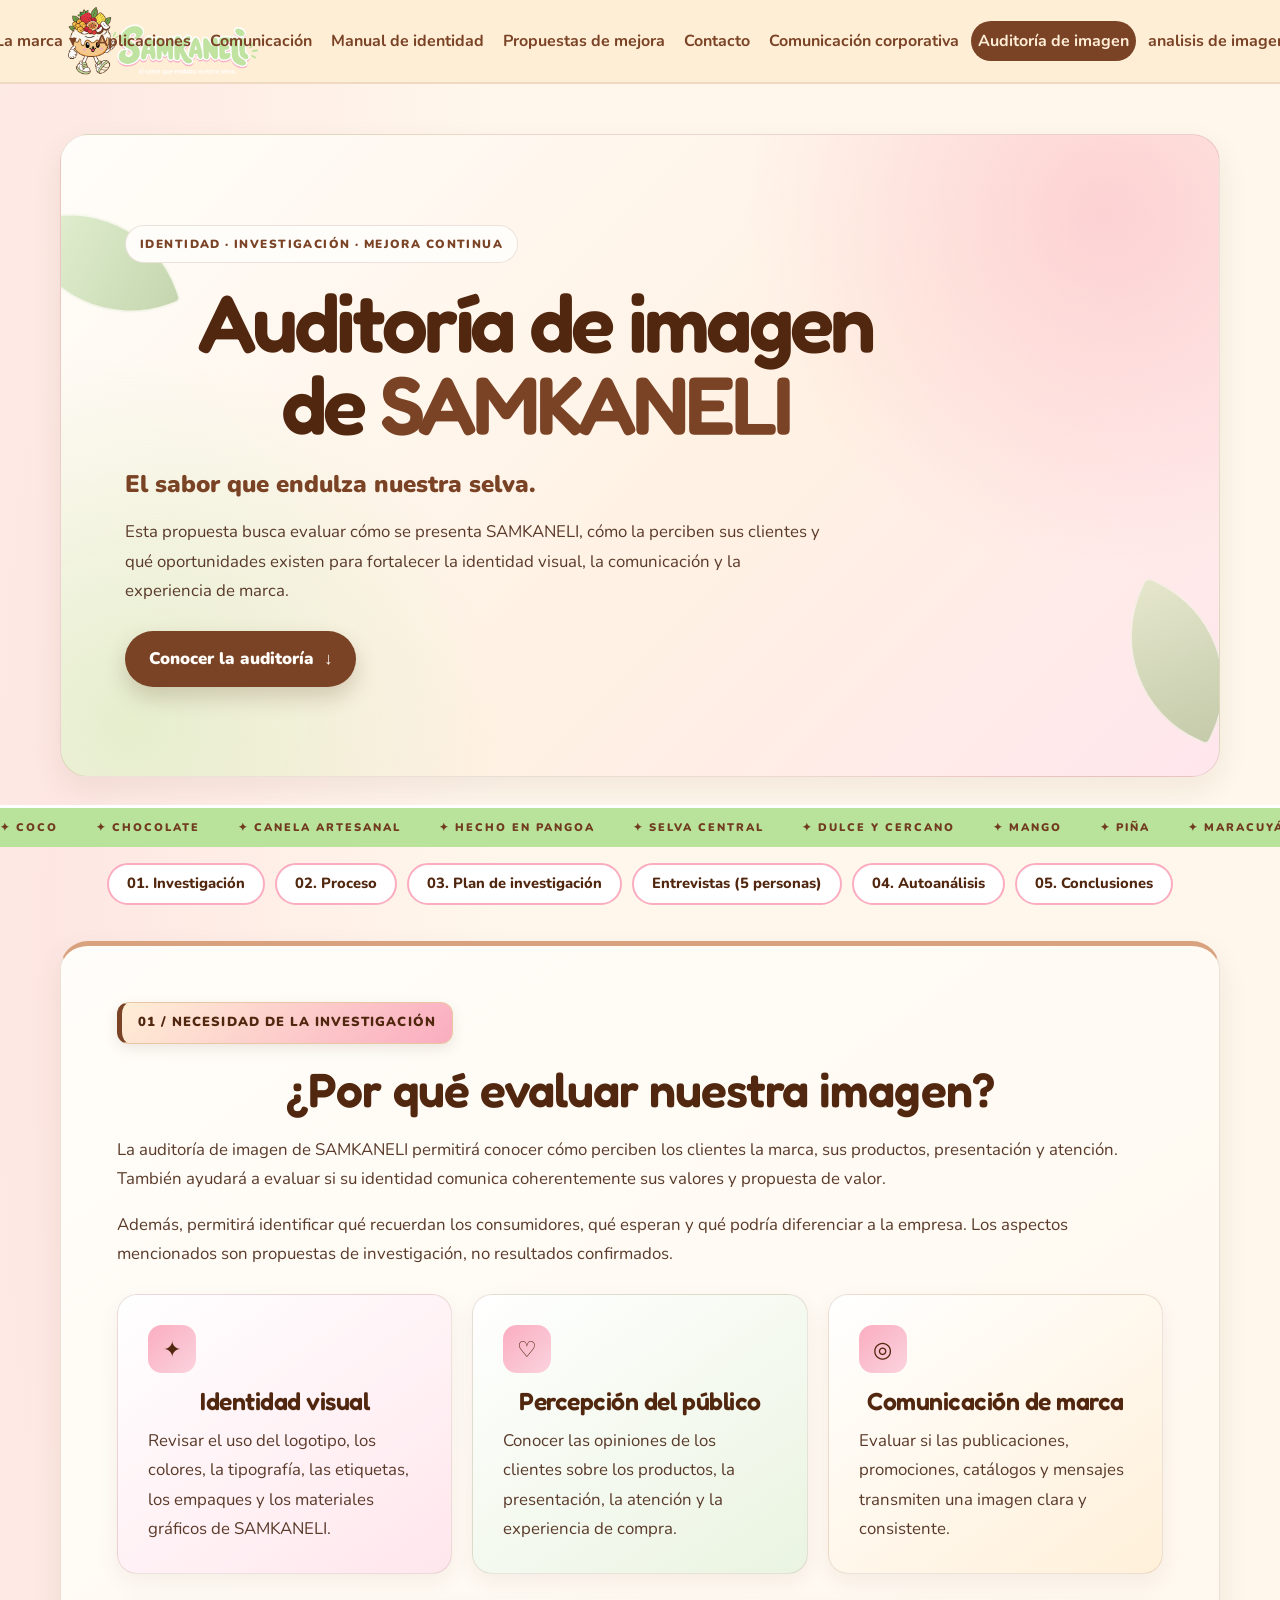
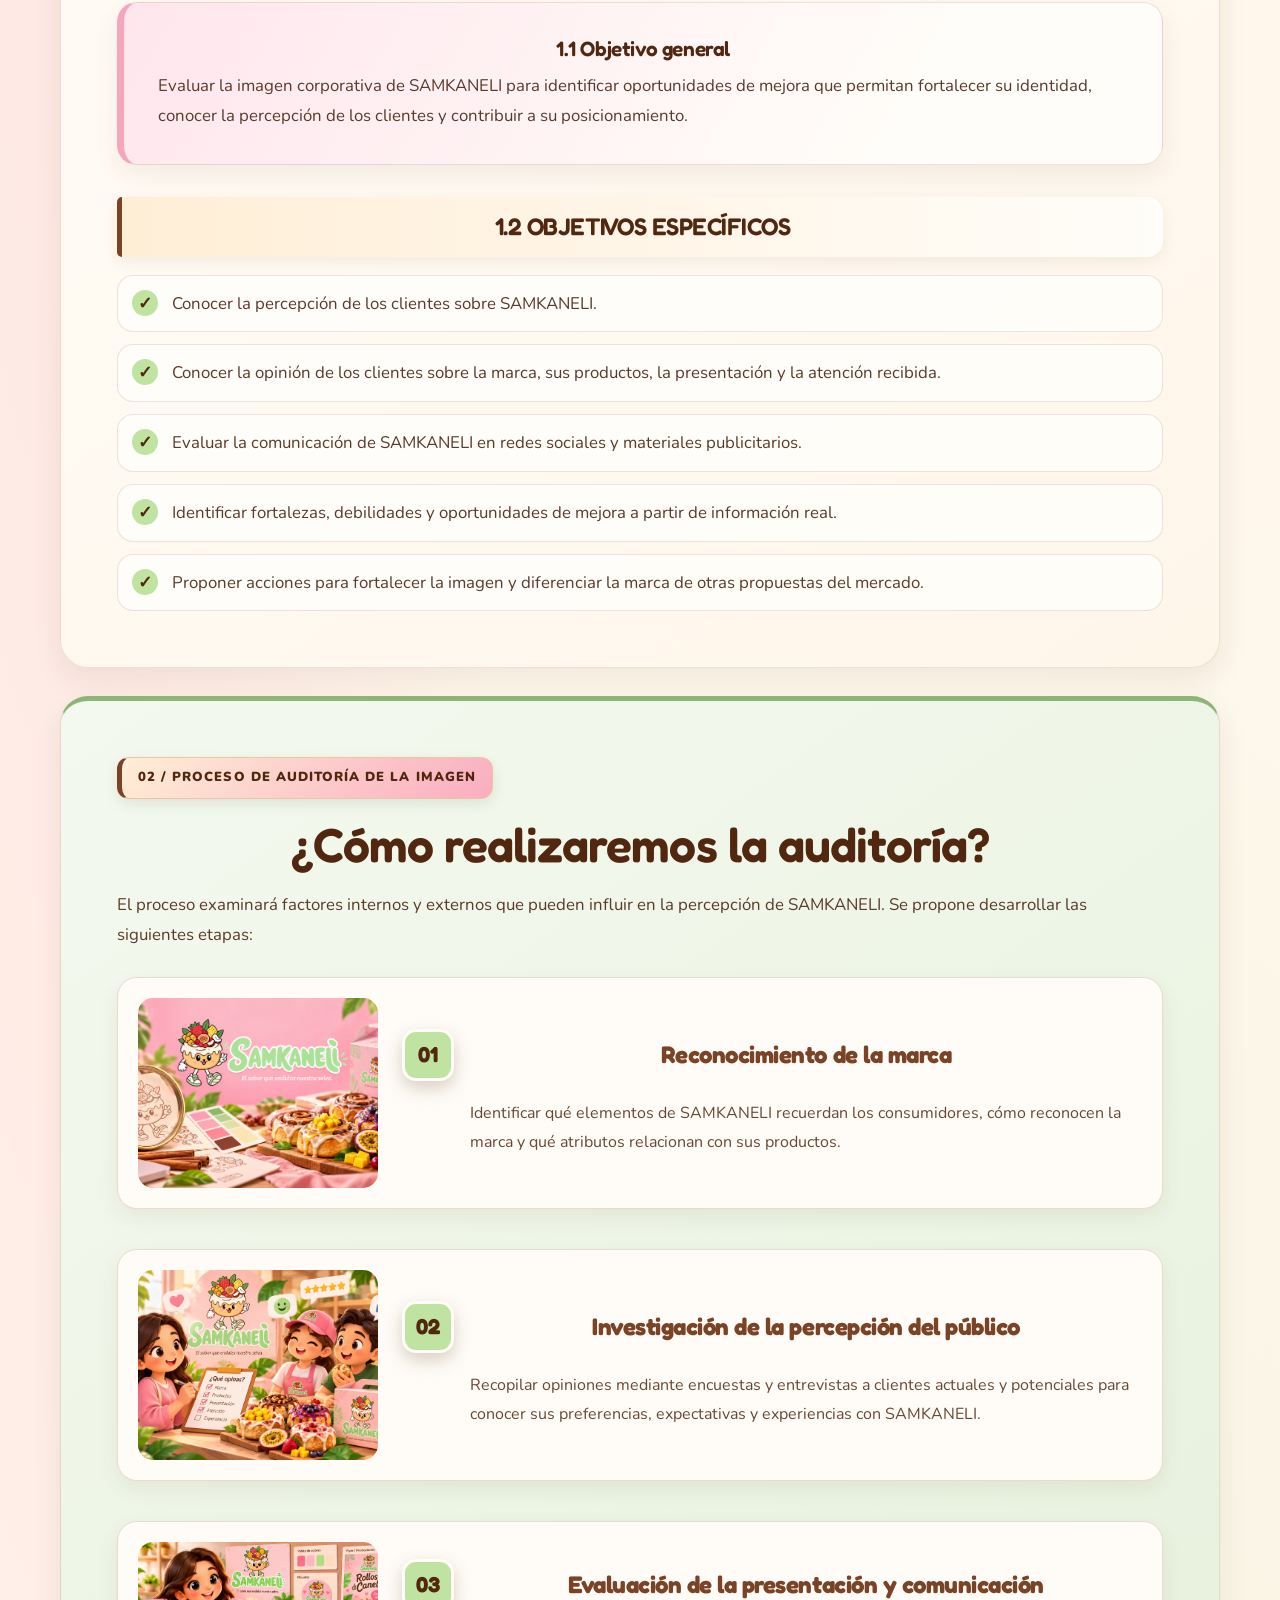
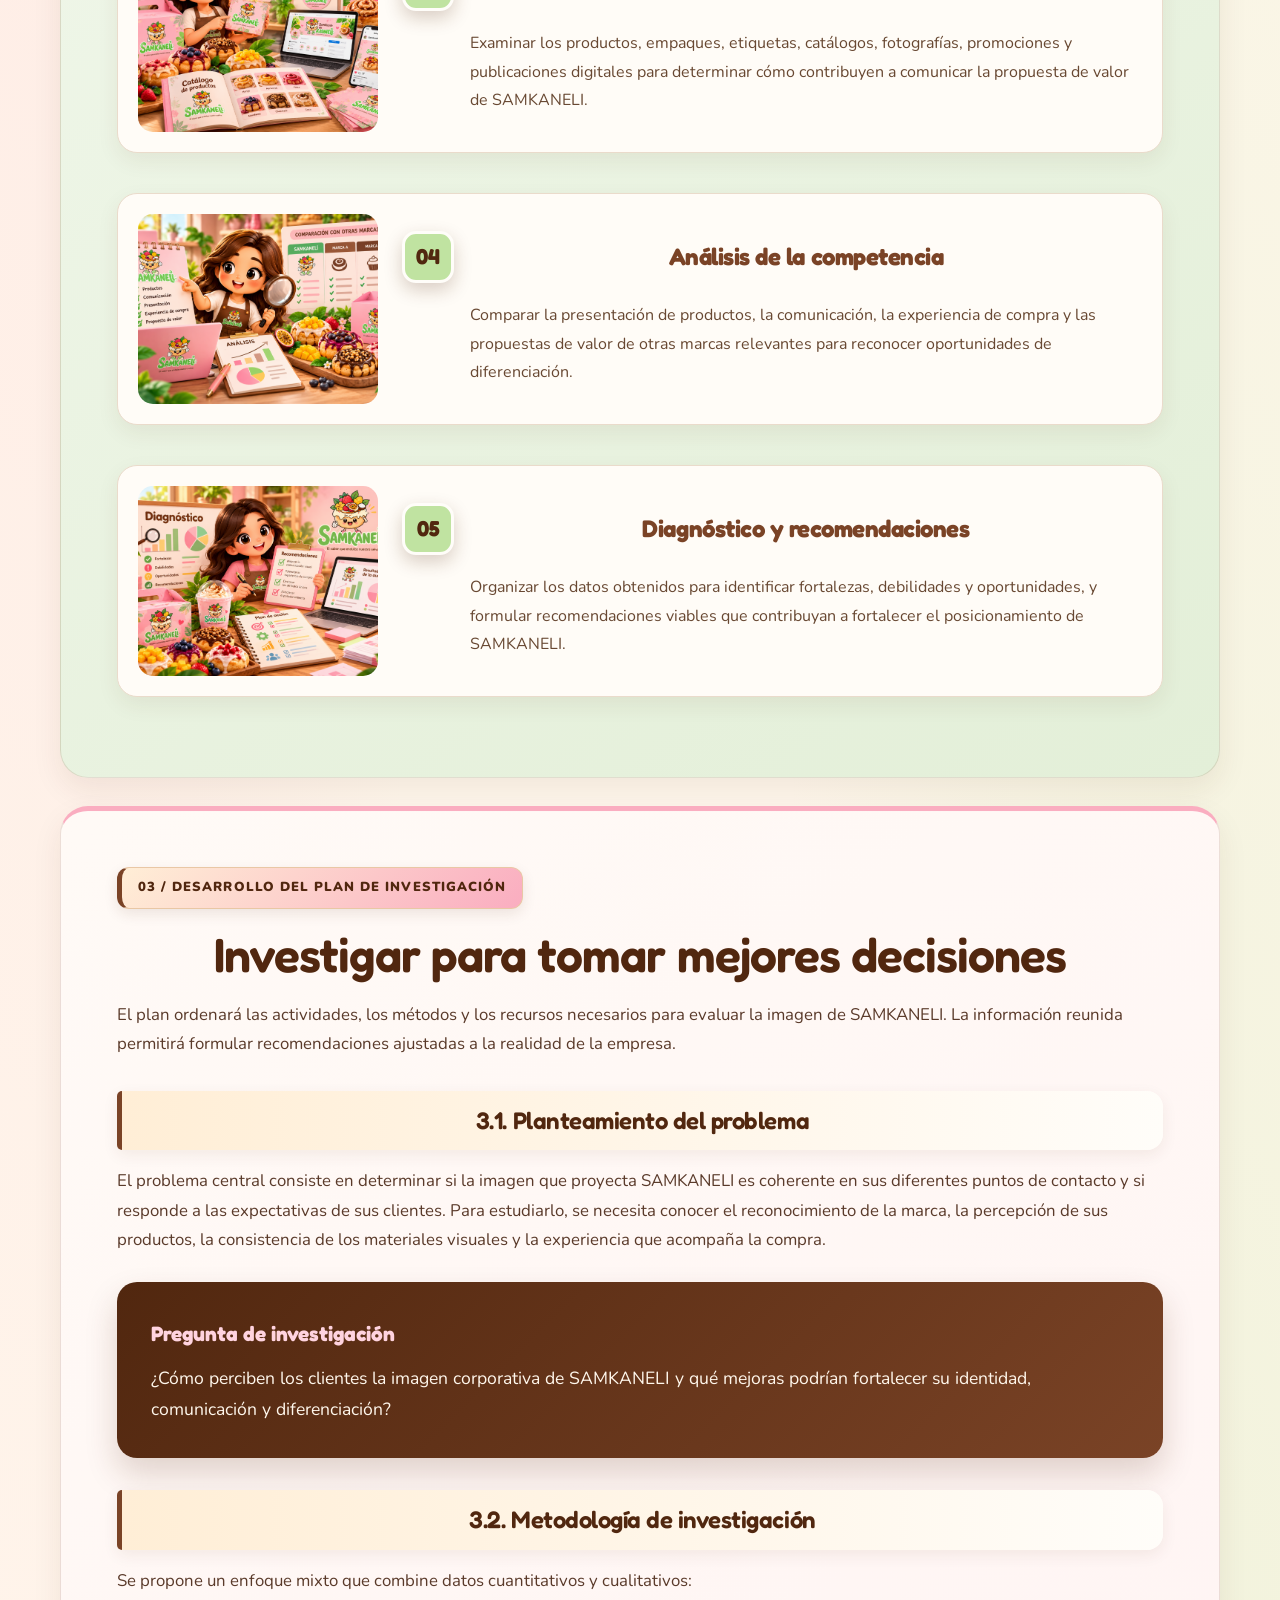
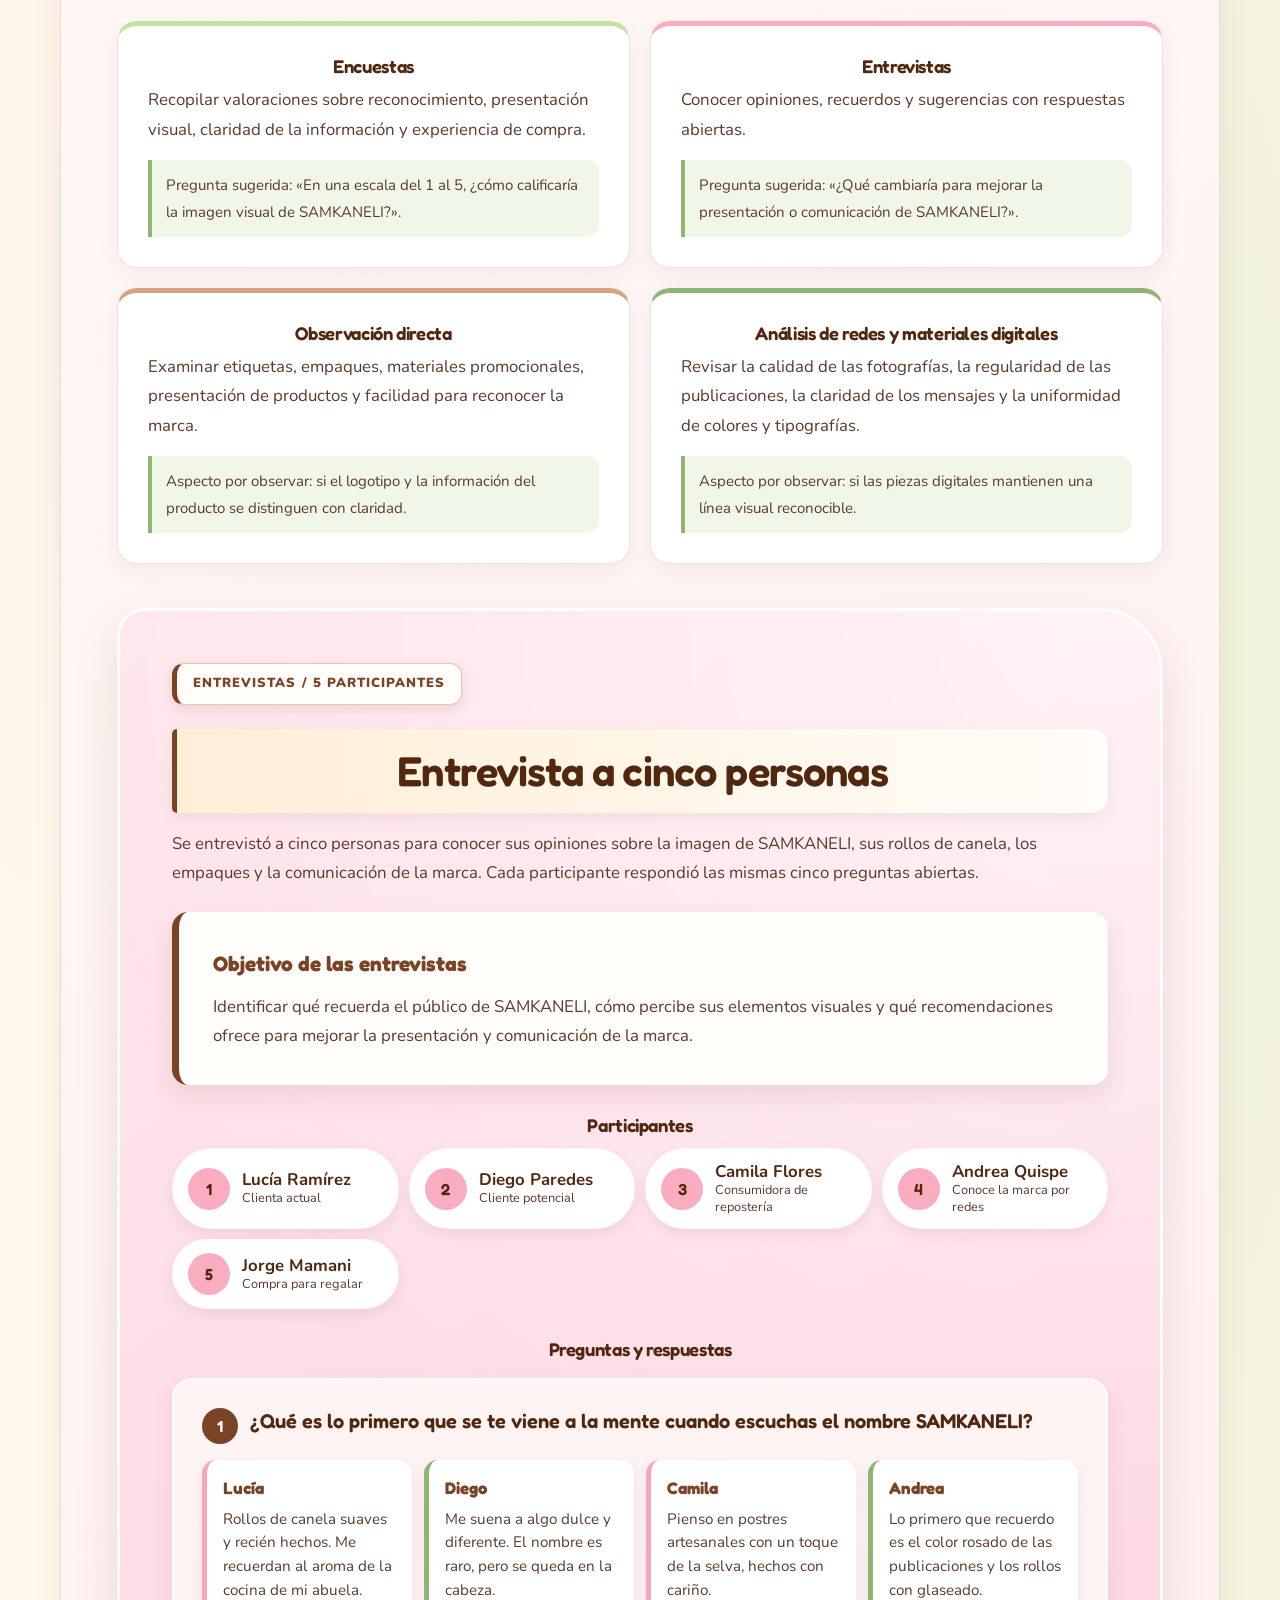
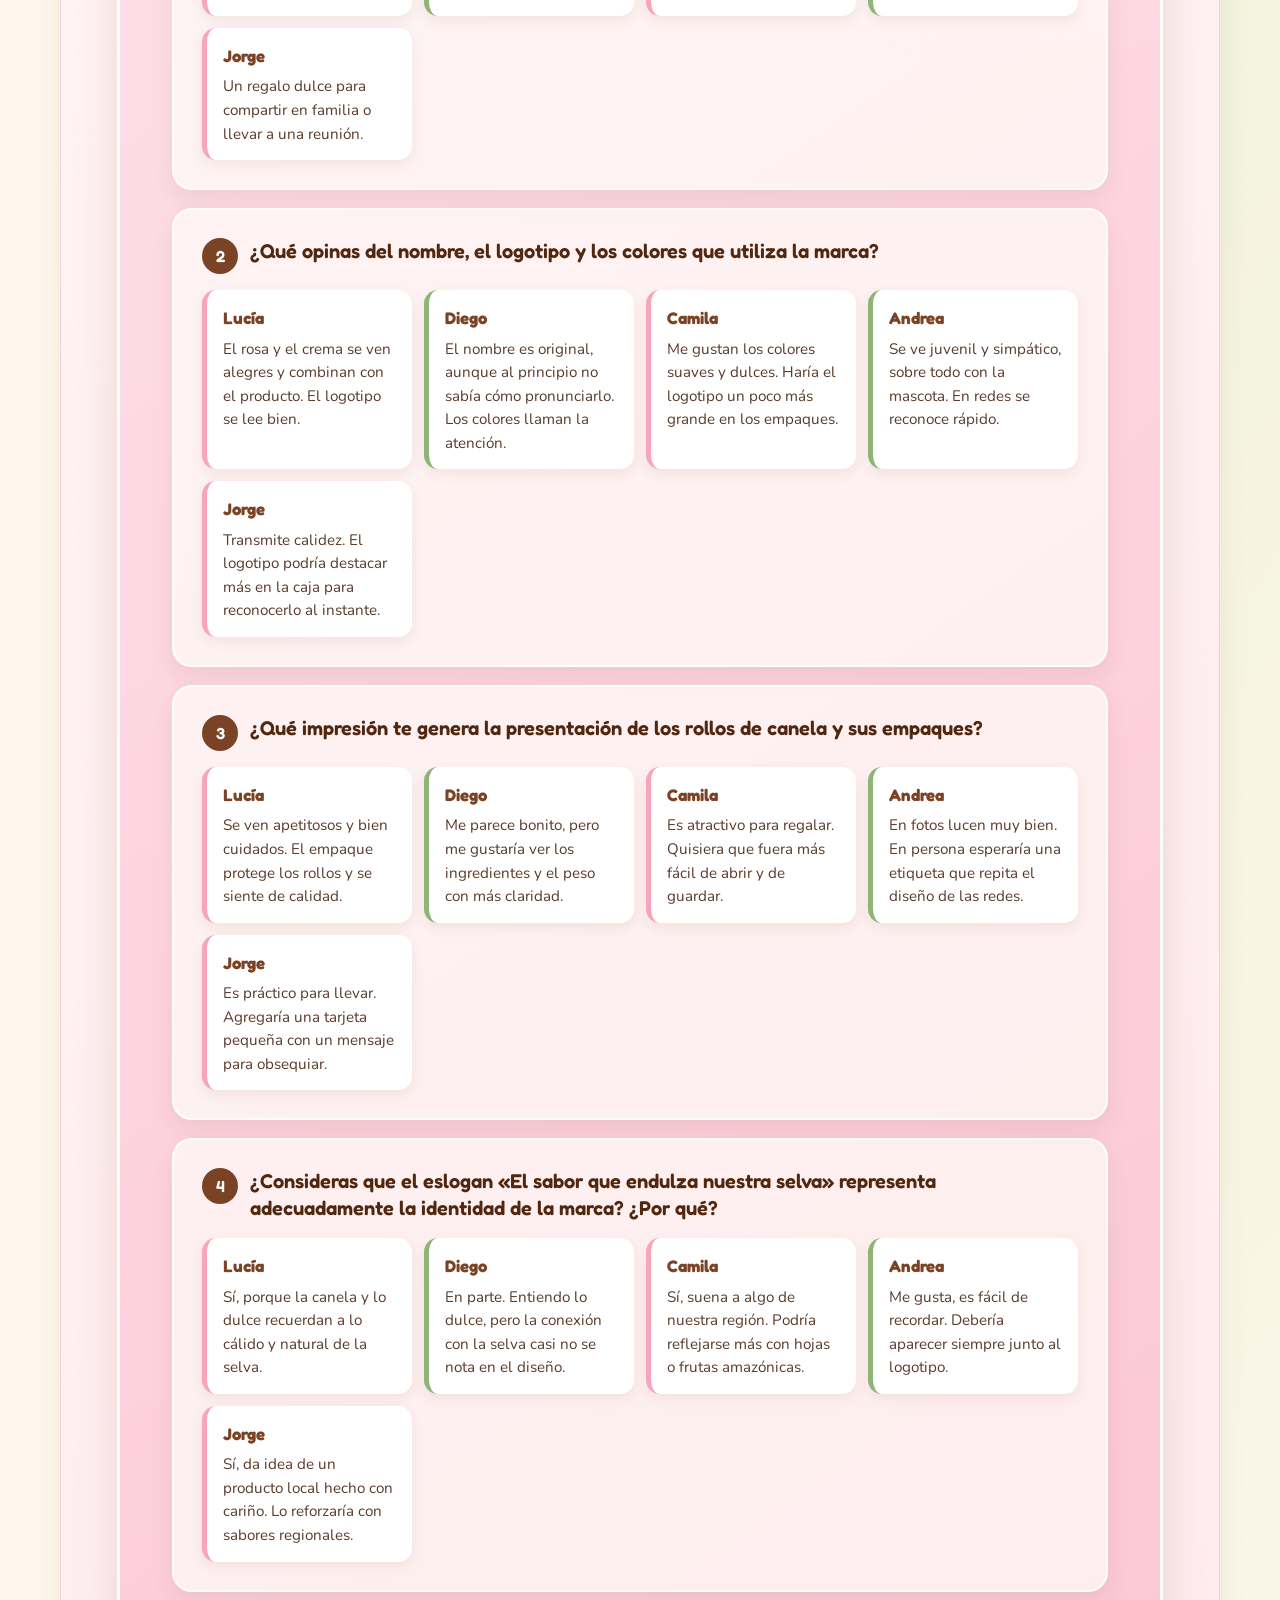
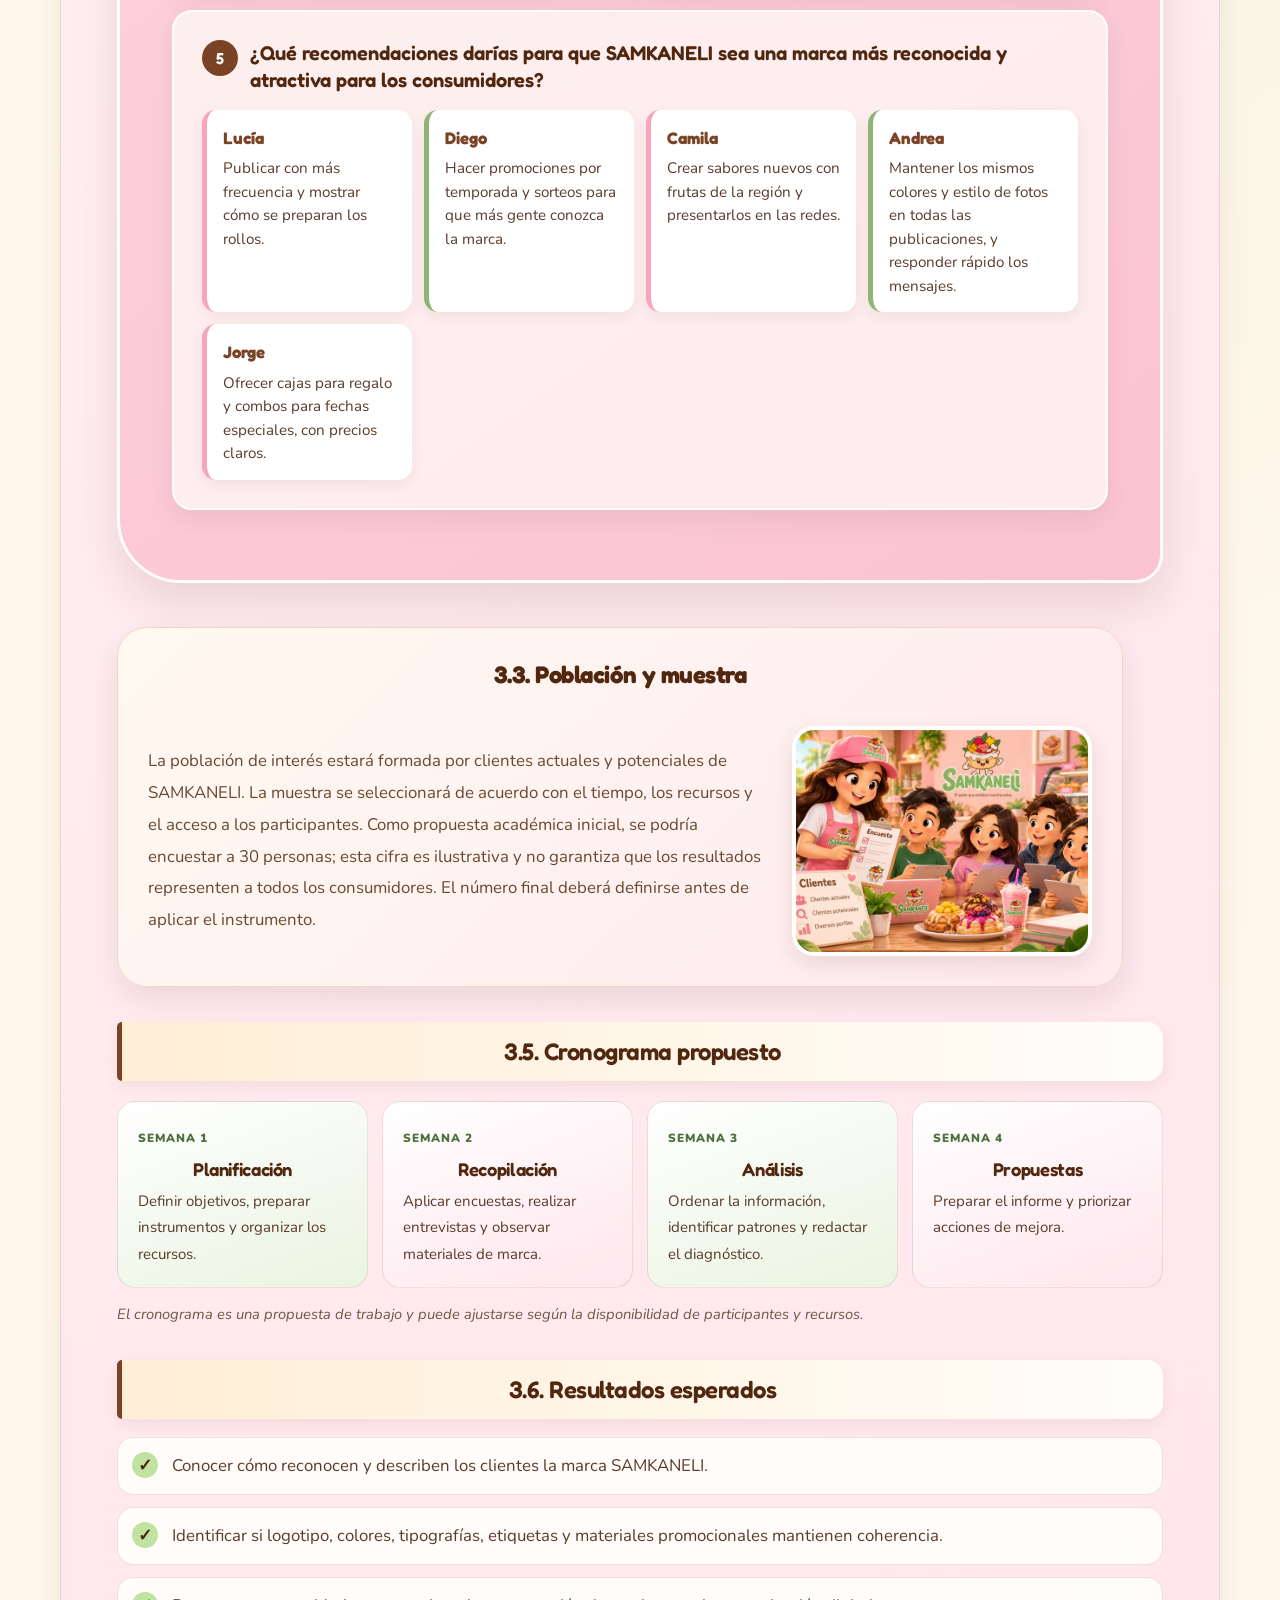
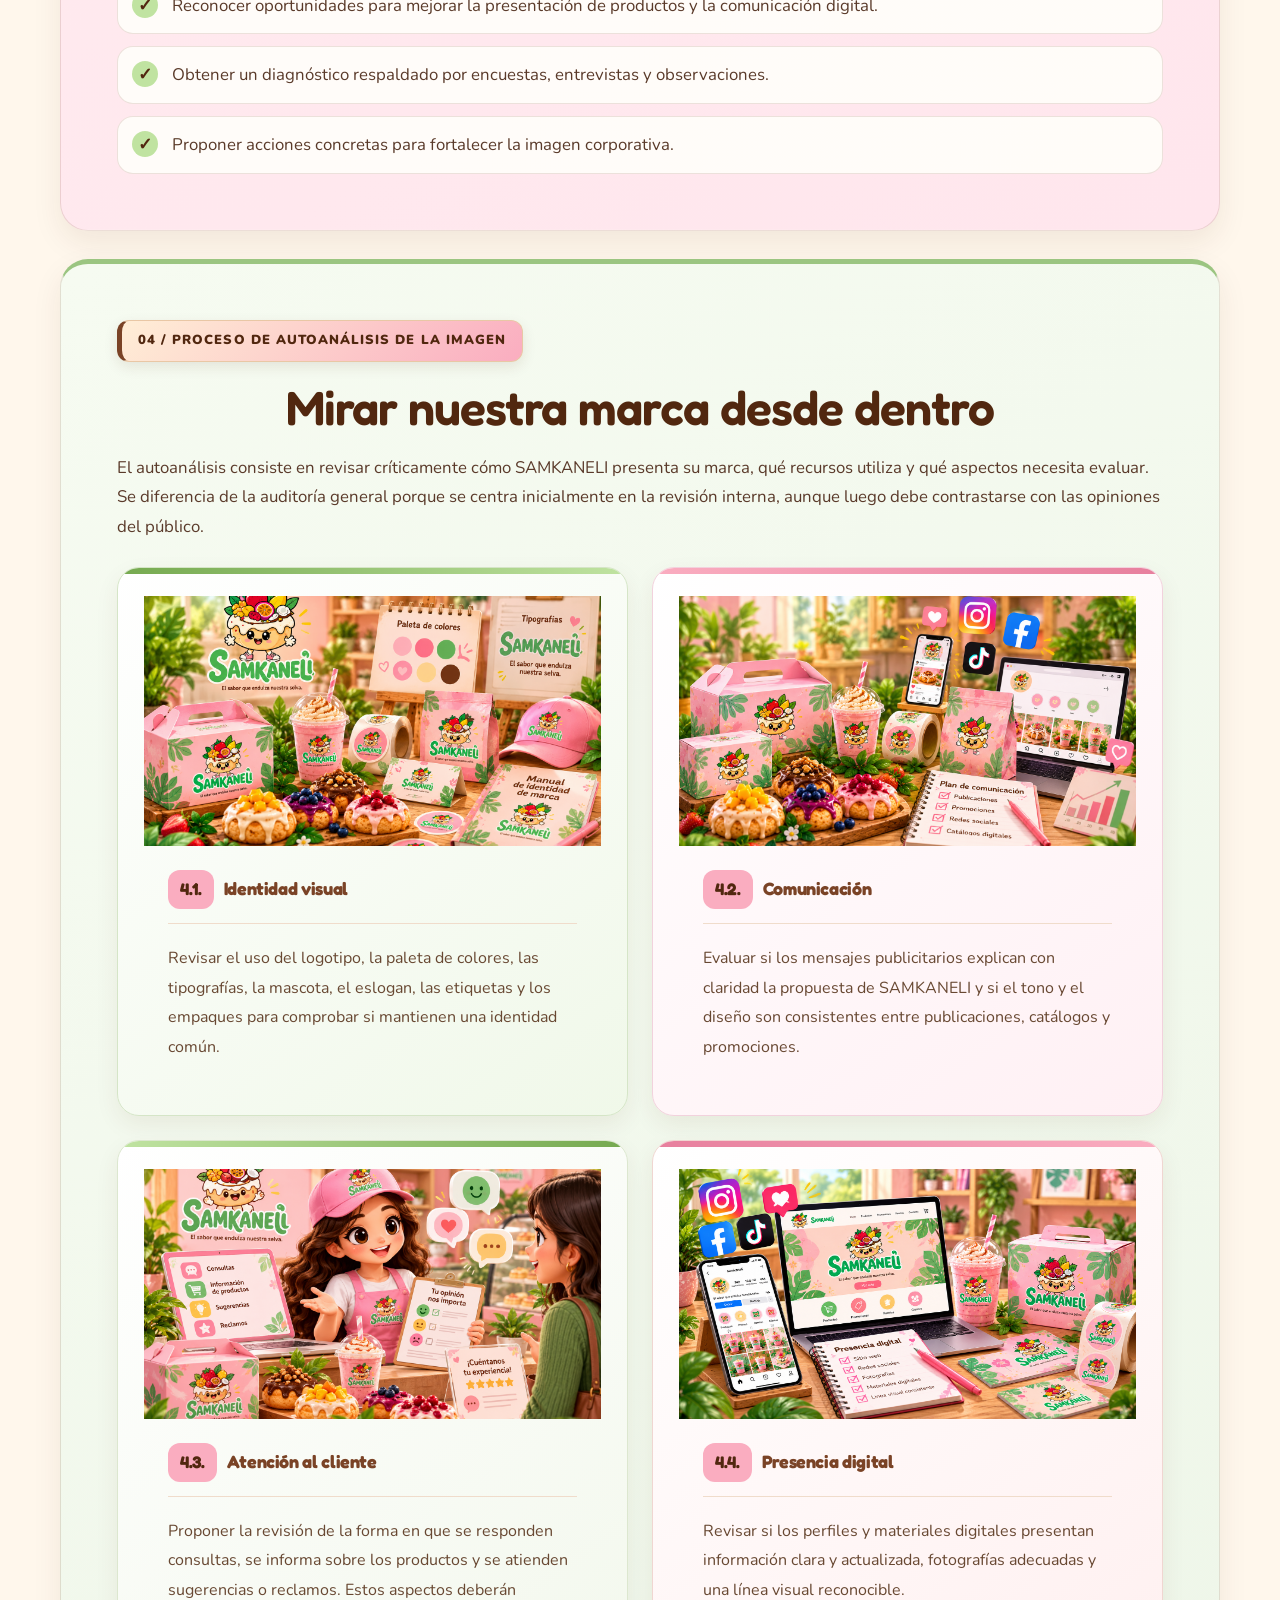
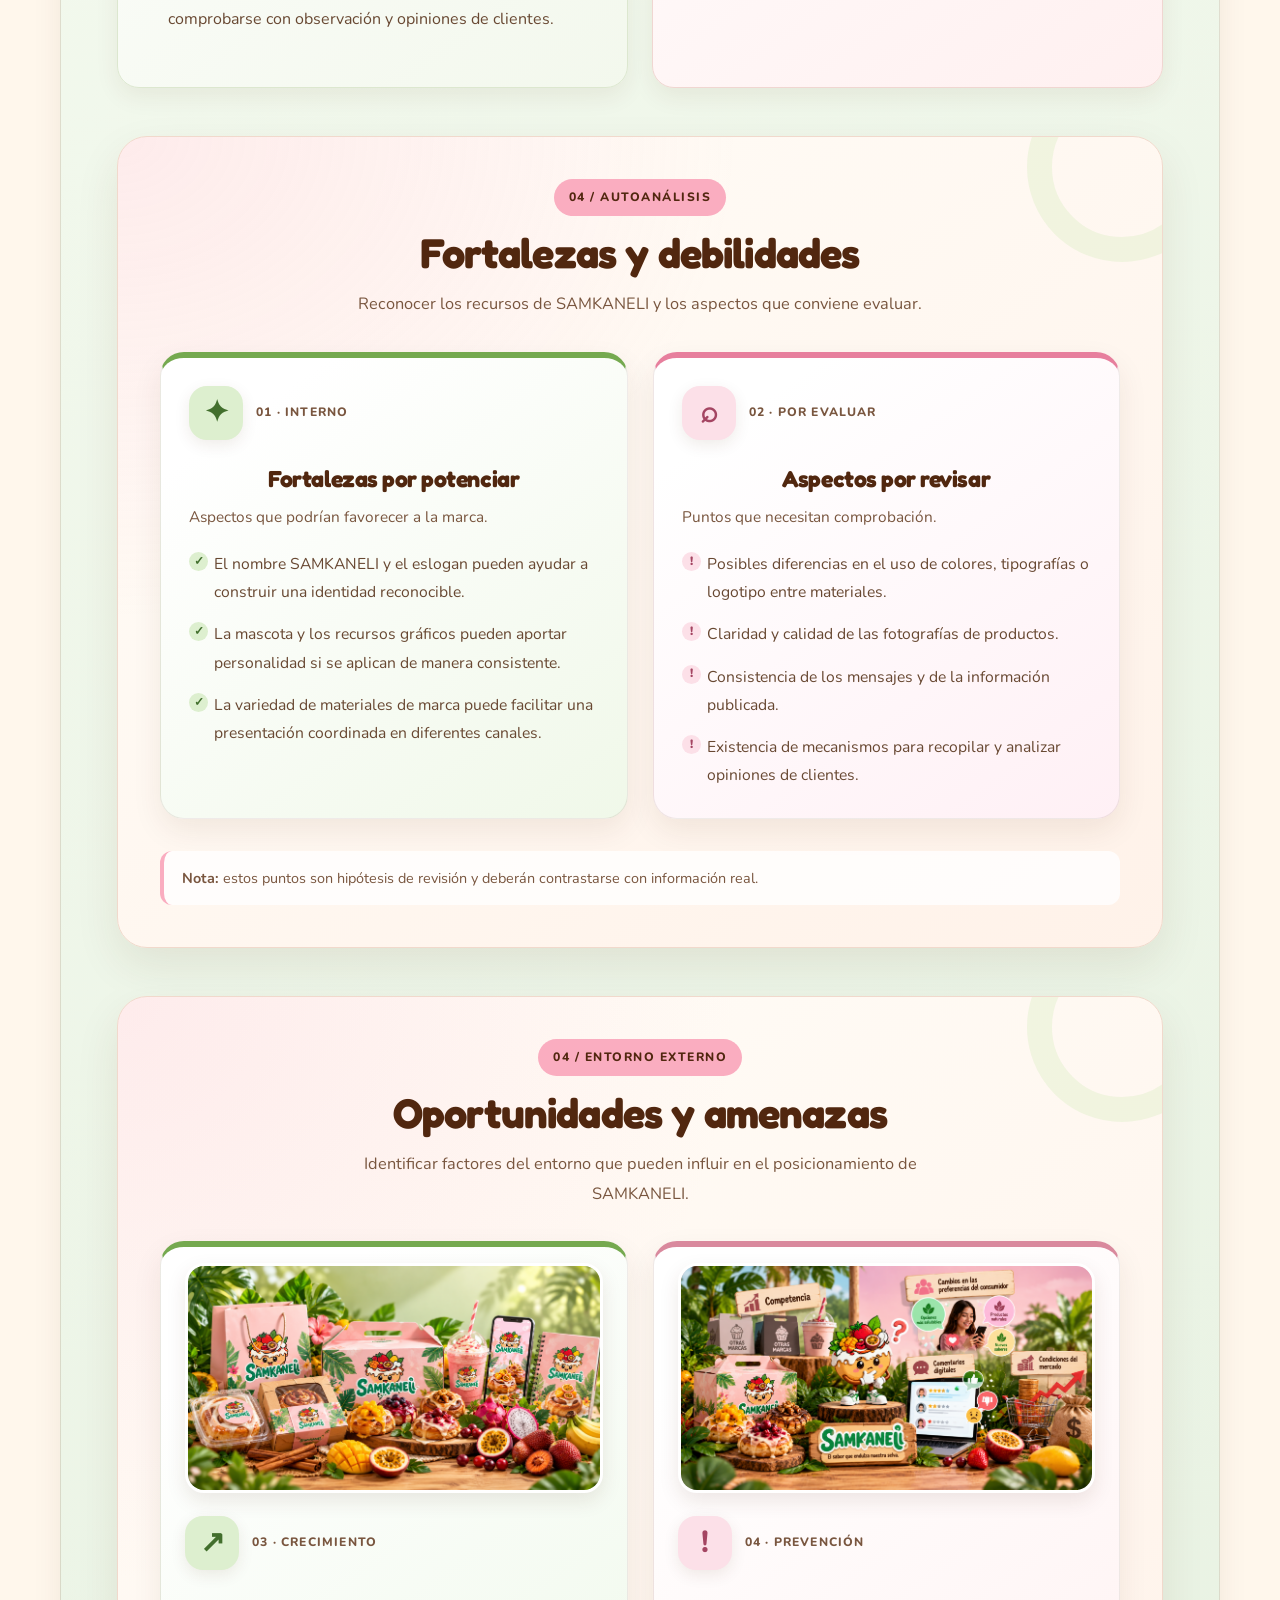
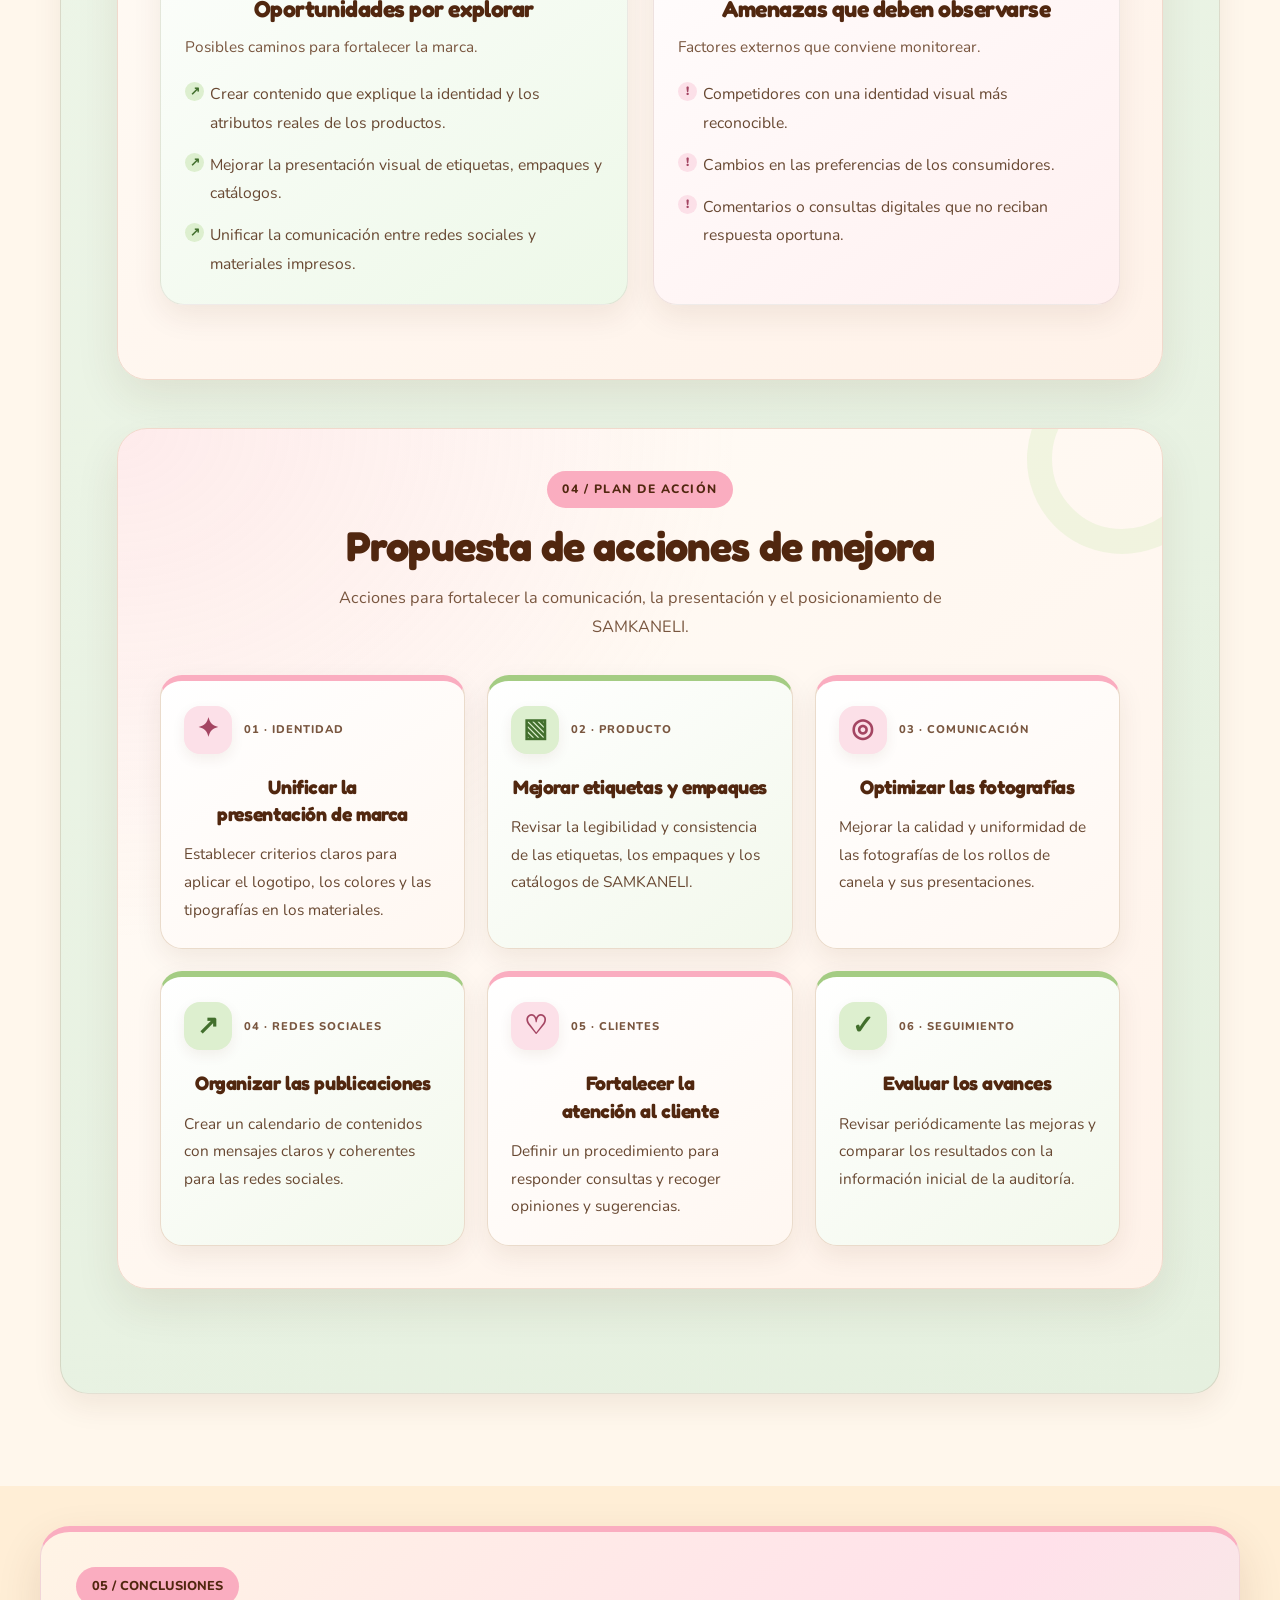
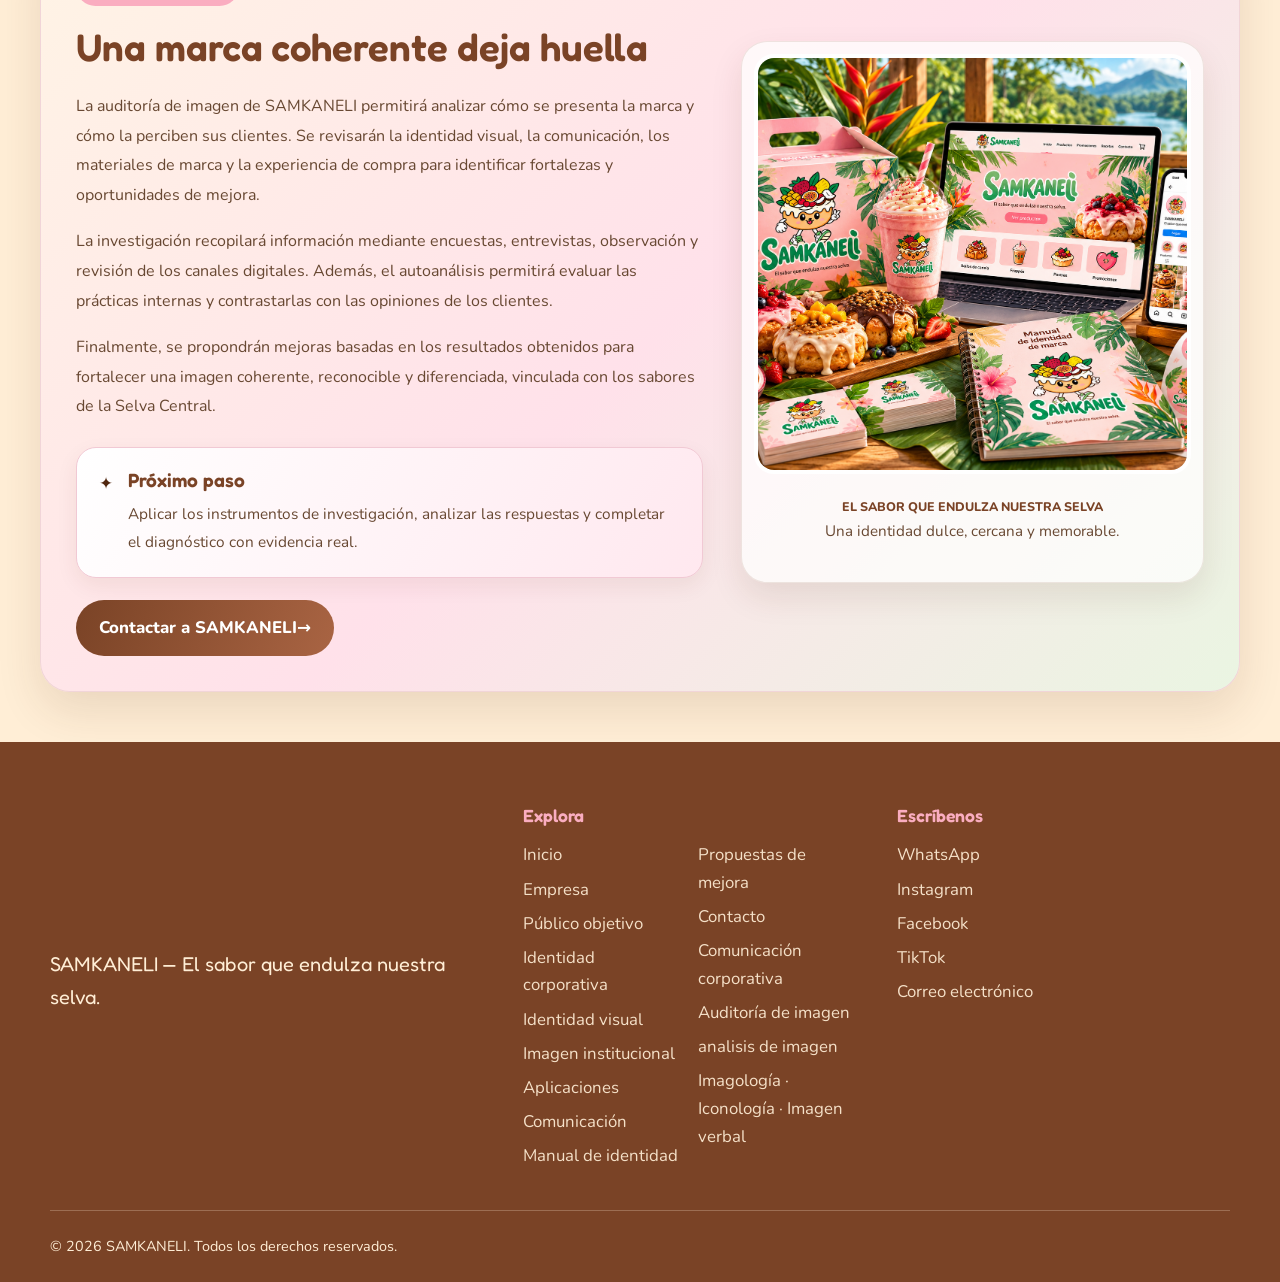
<file: auditoria-imagen/auditoria-imagen.html>
<!DOCTYPE html>
<html lang="es">
<head>
  <meta charset="utf-8">
  <meta name="viewport" content="width=device-width, initial-scale=1">
  <title>Auditoría de imagen | SAMKANELI</title>
  <meta name="description" content="Propuesta de auditoría de imagen de SAMKANELI: identidad visual, percepción del público, comunicación, plan de investigación y autoanálisis de marca.">
  <meta name="theme-color" content="#FFEED6">
  <meta property="og:title" content="Auditoría de imagen | SAMKANELI">
  <meta property="og:description" content="Plan de investigación para evaluar y fortalecer la imagen de SAMKANELI, el sabor que endulza nuestra selva.">
  <meta property="og:type" content="website">
  <link rel="icon" type="image/png" href="../img/mascota/mascota.png">
  <link rel="preconnect" href="https://fonts.googleapis.com">
  <link rel="preconnect" href="https://fonts.gstatic.com" crossorigin>
  <link href="https://fonts.googleapis.com/css2?family=Fredoka:wght@500;600;700&family=Nunito:wght@400;600;700;800&display=swap" rel="stylesheet">
  <link rel="stylesheet" href="../global.css">
  <link rel="stylesheet" href="auditoria-imagen.css">

  <style>
    .auditoria .aud-interview-section { margin: 2.25rem 0; padding: clamp(1rem, 3vw, 2rem); border: 1px solid rgba(64, 95, 54, .18); border-radius: 1.25rem; background: #fffdf8; }
    .auditoria .aud-interview-section h4 { margin: 1.5rem 0 .75rem; }
    .auditoria .aud-interview-questions { padding-left: 1.5rem; }
    .auditoria .aud-interview-questions li { padding: .45rem 0; }
    .auditoria .aud-interview-q { line-height: 1.55; }
    .auditoria .aud-interview-person { margin: .75rem 0; border: 1px solid rgba(64, 95, 54, .2); border-radius: .9rem; background: #fff; overflow: hidden; }
    .auditoria .aud-interview-person summary { display: flex; align-items: center; gap: .85rem; padding: 1rem; cursor: pointer; list-style: none; }
    .auditoria .aud-interview-person summary::-webkit-details-marker { display: none; }
    .auditoria .aud-interview-person summary::after { content: "+"; margin-left: auto; font-size: 1.35rem; color: #476d42; }
    .auditoria .aud-interview-person[open] summary::after { content: "−"; }
    .auditoria .aud-person-number { display: grid; place-items: center; flex: 0 0 2.5rem; height: 2.5rem; border-radius: 50%; background: #e9f1df; color: #345b32; font-weight: 800; }
    .auditoria .aud-interview-person summary small { display: block; margin-top: .2rem; opacity: .75; line-height: 1.4; }
    .auditoria .aud-interview-fields { display: grid; gap: 1rem; padding: 0 1rem 1rem; }
    .auditoria .aud-answer-label { display: grid; gap: .4rem; font-weight: 700; line-height: 1.45; }
    .auditoria .aud-answer-label textarea, .auditoria .aud-answer-label input { box-sizing: border-box; width: 100%; min-width: 0; padding: .75rem; border: 1px solid #c9d3c1; border-radius: .55rem; background: #fff; color: #253222; font: inherit; font-weight: 400; }
    .auditoria .aud-answer-label textarea { resize: vertical; }
    .auditoria .aud-answer-label textarea:focus, .auditoria .aud-answer-label input:focus { outline: 2px solid #719a62; outline-offset: 2px; }
    .auditoria .aud-interview-analysis { margin-top: 1.25rem; }
    @media (max-width: 600px) {
      .auditoria .aud-interview-section { padding: 1rem; }
      .auditoria .aud-interview-person summary { padding: .8rem; }
      .auditoria .aud-interview-fields { padding: 0 .8rem .8rem; }
    }
  </style>

  <script>document.documentElement.classList.add("js");</script>
</head>
<body data-page="auditoria">
  <a class="skip" href="#contenido">Saltar al contenido</a>

  <!-- Encabezado global: un solo logotipo y una sola navegación -->
  <header class="site-header">
    <div class="bar">
      <a class="brand" href="../index.html" aria-label="SAMKANELI, ir al inicio">
        <img src="../img/logo/imagotipo-transparente.png" alt="SAMKANELI, el sabor que endulza nuestra selva" width="1200" height="433">
      </a>
      <button class="nav-toggle" type="button" aria-label="Abrir menú" aria-controls="menu" aria-expanded="false">
        <span></span><span></span><span></span>
      </button>
      <nav class="nav" id="menu" aria-label="Navegación principal">
        <ul>
          <li><a href="../index.html">Inicio</a></li>
          <li class="has-sub">
            <button class="sub-btn" type="button" aria-haspopup="true" aria-expanded="false">La marca <span aria-hidden="true">▾</span></button>
            <ul class="sub">
              <li><a href="../empresa/empresa.html">Empresa</a></li>
              <li><a href="../publico-objetivo/publico-objetivo.html">Público objetivo</a></li>
              <li><a href="../identidad-corporativa/identidad-corporativa.html">Identidad corporativa</a></li>
              <li><a href="../identidad-visual/identidad-visual.html">Identidad visual</a></li>
              <li><a href="../imagen-institucional/imagen-institucional.html">Imagen institucional</a></li>
            </ul>
          </li>
          <li><a href="../aplicaciones/aplicaciones.html">Aplicaciones</a></li>
          <li><a href="../comunicacion/comunicacion.html">Comunicación</a></li>
          <li><a href="../manual-identidad/manual-identidad.html">Manual de identidad</a></li>
          <li><a href="../propuestas/propuestas.html">Propuestas de mejora</a></li>
          <li><a href="../contacto/contacto.html">Contacto</a></li>
          <li><a href="../comunicación-corporativa/comunicación-corporativa.html">Comunicación corporativa</a></li>
          <li><a aria-current="page" href="auditoria-imagen.html">Auditoría de imagen</a></li>
           <li>
        <a href="../analisis-de-imagen/analisis-imagen.html">
analisis de imagen
        </a>
      </li>
      <li>
  <a href="../imagologia·iconologia·imagenverbal/imagologia·iconologia·imagenverbal.html">
    Imagología · Iconología · Imagen verbal
  </a>
</li>
        </ul>
      </nav>
    </div>
  </header>

  <main id="contenido" class="auditoria">
    <section class="aud-hero">
      <div class="aud-wrap">
        <span class="aud-kicker">IDENTIDAD · INVESTIGACIÓN · MEJORA CONTINUA</span>
        <h1>Auditoría de imagen de <span>SAMKANELI</span></h1>
        <p class="aud-lead">El sabor que endulza nuestra selva.</p>
        <p>Esta propuesta busca evaluar cómo se presenta SAMKANELI, cómo la perciben sus clientes y qué oportunidades existen para fortalecer la identidad visual, la comunicación y la experiencia de marca.</p>
        <a class="aud-button" href="#necesidad">Conocer la auditoría <span aria-hidden="true">↓</span></a>
      </div>
      <span class="aud-leaf aud-leaf-one" aria-hidden="true"></span>
      <span class="aud-leaf aud-leaf-two" aria-hidden="true"></span>
    </section>

    <div class="franja-sabores" aria-label="Sabores e identidad de SAMKANELI">
      <div class="franja-sabores-pista">
        <span>✦ COCO</span><span>✦ CHOCOLATE</span><span>✦ CANELA ARTESANAL</span>
        <span>✦ HECHO EN PANGOA</span><span>✦ SELVA CENTRAL</span><span>✦ DULCE Y CERCANO</span>
        <span>✦ MANGO</span><span>✦ PIÑA</span><span>✦ MARACUYÁ</span><span>✦ CAMU CAMU</span>
        <span>✦ COCO</span><span>✦ CHOCOLATE</span><span>✦ CANELA ARTESANAL</span>
        <span>✦ HECHO EN PANGOA</span><span>✦ SELVA CENTRAL</span><span>✦ DULCE Y CERCANO</span>
        <span>✦ MANGO</span><span>✦ PIÑA</span><span>✦ MARACUYÁ</span><span>✦ CAMU CAMU</span>
      </div>
    </div>  

    <nav class="aud-index aud-wrap" aria-label="Índice de auditoría">
      <a href="#necesidad">01. Investigación</a>
      <a href="#proceso">02. Proceso</a>
      <a href="#plan">03. Plan de investigación</a>
      <a href="#entrevistas">Entrevistas (5 personas)</a>
      <a href="#autoanalisis">04. Autoanálisis</a>
      <a href="#conclusiones">05. Conclusiones</a>
    </nav>

    <section class="aud-section aud-wrap" id="necesidad">
      <p class="aud-number">01 / NECESIDAD DE LA INVESTIGACIÓN</p>
      <h2>¿Por qué evaluar nuestra imagen?</h2>
      <p>La auditoría de imagen de SAMKANELI permitirá conocer cómo perciben los clientes la marca, sus productos, presentación y atención. También ayudará a evaluar si su identidad comunica coherentemente sus valores y propuesta de valor.</p>
      <p>Además, permitirá identificar qué recuerdan los consumidores, qué esperan y qué podría diferenciar a la empresa. Los aspectos mencionados son propuestas de investigación, no resultados confirmados.</p>

      <div class="aud-card-grid">
        <article class="aud-card">
          <span class="aud-icon" aria-hidden="true">✦</span>
          <h3>Identidad visual</h3>
          <p>Revisar el uso del logotipo, los colores, la tipografía, las etiquetas, los empaques y los materiales gráficos de SAMKANELI.</p>
        </article>
        <article class="aud-card">
          <span class="aud-icon" aria-hidden="true">♡</span>
          <h3>Percepción del público</h3>
          <p>Conocer las opiniones de los clientes sobre los productos, la presentación, la atención y la experiencia de compra.</p>
        </article>
        <article class="aud-card">
          <span class="aud-icon" aria-hidden="true">◎</span>
          <h3>Comunicación de marca</h3>
          <p>Evaluar si las publicaciones, promociones, catálogos y mensajes transmiten una imagen clara y consistente.</p>
        </article>
      </div>

      <div class="aud-highlight">
        <h3>1.1 Objetivo general</h3>
        <p>Evaluar la imagen corporativa de SAMKANELI para identificar oportunidades de mejora que permitan fortalecer su identidad, conocer la percepción de los clientes y contribuir a su posicionamiento.</p>
      </div>

      <h3 class="aud-subtitle"> 1.2  OBJETIVOS ESPECÍFICOS</h3>
      <ul class="aud-check-list">
        <li>Conocer la percepción de los clientes sobre SAMKANELI.</li>
        <li>Conocer la opinión de los clientes sobre la marca, sus productos, la presentación y la atención recibida.</li>
        <li>Evaluar la comunicación de SAMKANELI en redes sociales y materiales publicitarios.</li>
        <li>Identificar fortalezas, debilidades y oportunidades de mejora a partir de información real.</li>
        <li>Proponer acciones para fortalecer la imagen y diferenciar la marca de otras propuestas del mercado.</li>
      </ul>
    </section>

    
<section class="aud-section aud-section-soft" id="proceso">
  <div class="aud-wrap">

    <p class="aud-number">02 / PROCESO DE AUDITORÍA DE LA IMAGEN</p>

    <h2>¿Cómo realizaremos la auditoría?</h2>

    <p>
      El proceso examinará factores internos y externos que pueden
      influir en la percepción de SAMKANELI. Se propone desarrollar
      las siguientes etapas:
    </p>

    <div class="aud-steps">

      <!-- ETAPA 01 -->
      <article class="aud-step aud-step-image">
        <div class="aud-step-photo">
          <img src="../img/referencias/seccion1.png"
               alt="Elementos de identidad visual de SAMKANELI"
               loading="lazy">
        </div>
        <div class="aud-step-content">
          <span class="aud-step-number">01</span>
          <h3>Reconocimiento de la marca</h3>
          <p>
            Identificar qué elementos de SAMKANELI recuerdan los
            consumidores, cómo reconocen la marca y qué atributos
            relacionan con sus productos.
          </p>
        </div>
      </article>

      <!-- ETAPA 02 -->
      <article class="aud-step aud-step-image">
        <div class="aud-step-photo">
          <img src="../img/referencias/seccion2.png"
               alt="Recopilación de opiniones de los clientes"
               loading="lazy">
        </div>
        <div class="aud-step-content">
          <span class="aud-step-number">02</span>
          <h3>Investigación de la percepción del público</h3>
          <p>
            Recopilar opiniones mediante encuestas y entrevistas
            a clientes actuales y potenciales para conocer sus
            preferencias, expectativas y experiencias con SAMKANELI.
          </p>
        </div>
      </article>

      <!-- ETAPA 03 -->
      <article class="aud-step aud-step-image">
        <div class="aud-step-photo">
          <img src="../img/referencias/seccion3.png"
               alt="Presentación y empaques de los productos SAMKANELI"
               loading="lazy">
        </div>
        <div class="aud-step-content">
          <span class="aud-step-number">03</span>
          <h3>Evaluación de la presentación y comunicación</h3>
          <p>
            Examinar los productos, empaques, etiquetas, catálogos,
            fotografías, promociones y publicaciones digitales para
            determinar cómo contribuyen a comunicar la propuesta
            de valor de SAMKANELI.
          </p>
        </div>
      </article>

      <!-- ETAPA 04 -->
      <article class="aud-step aud-step-image">
        <div class="aud-step-photo">
          <img src="../img/referencias/seccion4.png"
               alt="Comparación de propuestas comerciales del mercado"
               loading="lazy">
        </div>
        <div class="aud-step-content">
          <span class="aud-step-number">04</span>
          <h3>Análisis de la competencia</h3>
          <p>
            Comparar la presentación de productos, la comunicación,
            la experiencia de compra y las propuestas de valor de
            otras marcas relevantes para reconocer oportunidades
            de diferenciación.
          </p>
        </div>
      </article>

      <!-- ETAPA 05 -->
      <article class="aud-step aud-step-image">
        <div class="aud-step-photo">
          <img src="../img/referencias/seccion5.png"
               alt="Organización y análisis de resultados de la auditoría"
               loading="lazy">
        </div>
        <div class="aud-step-content">
          <span class="aud-step-number">05</span>
          <h3>Diagnóstico y recomendaciones</h3>
          <p>
            Organizar los datos obtenidos para identificar fortalezas,
            debilidades y oportunidades, y formular recomendaciones
            viables que contribuyan a fortalecer el posicionamiento
            de SAMKANELI.
          </p>
        </div>
      </article>

    </div>
  </div>
</section>


    <section class="aud-section aud-wrap" id="plan">
      <p class="aud-number">03 / DESARROLLO DEL PLAN DE INVESTIGACIÓN</p>
      <h2>Investigar para tomar mejores decisiones</h2>
      <p>El plan ordenará las actividades, los métodos y los recursos necesarios para evaluar la imagen de SAMKANELI. La información reunida permitirá formular recomendaciones ajustadas a la realidad de la empresa.</p>

      <h3 class="aud-subtitle">3.1. Planteamiento del problema</h3>
      <p>El problema central consiste en determinar si la imagen que proyecta SAMKANELI es coherente en sus diferentes puntos de contacto y si responde a las expectativas de sus clientes. Para estudiarlo, se necesita conocer el reconocimiento de la marca, la percepción de sus productos, la consistencia de los materiales visuales y la experiencia que acompaña la compra.</p>
      <div class="aud-question"><strong>Pregunta de investigación</strong><p>¿Cómo perciben los clientes la imagen corporativa de SAMKANELI y qué mejoras podrían fortalecer su identidad, comunicación y diferenciación?</p></div>

      <h3 class="aud-subtitle">3.2. Metodología de investigación</h3>
      <p>Se propone un enfoque mixto que combine datos cuantitativos y cualitativos:</p>
      <div class="aud-card-grid aud-card-grid-two">
        <article class="aud-card"><h4>Encuestas</h4><p>Recopilar valoraciones sobre reconocimiento, presentación visual, claridad de la información y experiencia de compra.</p><p class="aud-example">Pregunta sugerida: «En una escala del 1 al 5, ¿cómo calificaría la imagen visual de SAMKANELI?».</p></article>
        <article class="aud-card"><h4>Entrevistas</h4><p>Conocer opiniones, recuerdos y sugerencias con respuestas abiertas.</p><p class="aud-example">Pregunta sugerida: «¿Qué cambiaría para mejorar la presentación o comunicación de SAMKANELI?».</p></article>
        <article class="aud-card"><h4>Observación directa</h4><p>Examinar etiquetas, empaques, materiales promocionales, presentación de productos y facilidad para reconocer la marca.</p><p class="aud-example">Aspecto por observar: si el logotipo y la información del producto se distinguen con claridad.</p></article>
        <article class="aud-card"><h4>Análisis de redes y materiales digitales</h4><p>Revisar la calidad de las fotografías, la regularidad de las publicaciones, la claridad de los mensajes y la uniformidad de colores y tipografías.</p><p class="aud-example">Aspecto por observar: si las piezas digitales mantienen una línea visual reconocible.</p></article>
      </div>


      <section class="aud-interview-section" id="entrevistas" aria-labelledby="entrevistas-titulo">
        <p class="aud-number">ENTREVISTAS / 5 PARTICIPANTES</p>
        <h3 class="aud-subtitle" id="entrevistas-titulo">Entrevista a cinco personas</h3>
        <p>Se entrevistó a cinco personas para conocer sus opiniones sobre la imagen de SAMKANELI, sus rollos de canela, los empaques y la comunicación de la marca. Cada participante respondió las mismas cinco preguntas abiertas.</p>
      
        <div class="aud-question">
          <strong>Objetivo de las entrevistas</strong>
          <p>Identificar qué recuerda el público de SAMKANELI, cómo percibe sus elementos visuales y qué recomendaciones ofrece para mejorar la presentación y comunicación de la marca.</p>
        </div>
      
        <h4>Participantes</h4>
        <ul class="aud-people">
          <li><span class="aud-person-number">1</span><span><strong>Lucía Ramírez</strong><small>Clienta actual</small></span></li>
          <li><span class="aud-person-number">2</span><span><strong>Diego Paredes</strong><small>Cliente potencial</small></span></li>
          <li><span class="aud-person-number">3</span><span><strong>Camila Flores</strong><small>Consumidora de repostería</small></span></li>
          <li><span class="aud-person-number">4</span><span><strong>Andrea Quispe</strong><small>Conoce la marca por redes</small></span></li>
          <li><span class="aud-person-number">5</span><span><strong>Jorge Mamani</strong><small>Compra para regalar</small></span></li>
        </ul>
      
        <h4>Preguntas y respuestas</h4>
      
        <article class="aud-qa">
          <h5><span class="aud-qa-number">1</span>¿Qué es lo primero que se te viene a la mente cuando escuchas el nombre SAMKANELI?</h5>
          <ul class="aud-answers">
            <li><strong>Lucía</strong><p>Rollos de canela suaves y recién hechos. Me recuerdan al aroma de la cocina de mi abuela.</p></li>
            <li><strong>Diego</strong><p>Me suena a algo dulce y diferente. El nombre es raro, pero se queda en la cabeza.</p></li>
            <li><strong>Camila</strong><p>Pienso en postres artesanales con un toque de la selva, hechos con cariño.</p></li>
            <li><strong>Andrea</strong><p>Lo primero que recuerdo es el color rosado de las publicaciones y los rollos con glaseado.</p></li>
            <li><strong>Jorge</strong><p>Un regalo dulce para compartir en familia o llevar a una reunión.</p></li>
          </ul>
        </article>
      
        <article class="aud-qa">
          <h5><span class="aud-qa-number">2</span>¿Qué opinas del nombre, el logotipo y los colores que utiliza la marca?</h5>
          <ul class="aud-answers">
            <li><strong>Lucía</strong><p>El rosa y el crema se ven alegres y combinan con el producto. El logotipo se lee bien.</p></li>
            <li><strong>Diego</strong><p>El nombre es original, aunque al principio no sabía cómo pronunciarlo. Los colores llaman la atención.</p></li>
            <li><strong>Camila</strong><p>Me gustan los colores suaves y dulces. Haría el logotipo un poco más grande en los empaques.</p></li>
            <li><strong>Andrea</strong><p>Se ve juvenil y simpático, sobre todo con la mascota. En redes se reconoce rápido.</p></li>
            <li><strong>Jorge</strong><p>Transmite calidez. El logotipo podría destacar más en la caja para reconocerlo al instante.</p></li>
          </ul>
        </article>
      
        <article class="aud-qa">
          <h5><span class="aud-qa-number">3</span>¿Qué impresión te genera la presentación de los rollos de canela y sus empaques?</h5>
          <ul class="aud-answers">
            <li><strong>Lucía</strong><p>Se ven apetitosos y bien cuidados. El empaque protege los rollos y se siente de calidad.</p></li>
            <li><strong>Diego</strong><p>Me parece bonito, pero me gustaría ver los ingredientes y el peso con más claridad.</p></li>
            <li><strong>Camila</strong><p>Es atractivo para regalar. Quisiera que fuera más fácil de abrir y de guardar.</p></li>
            <li><strong>Andrea</strong><p>En fotos lucen muy bien. En persona esperaría una etiqueta que repita el diseño de las redes.</p></li>
            <li><strong>Jorge</strong><p>Es práctico para llevar. Agregaría una tarjeta pequeña con un mensaje para obsequiar.</p></li>
          </ul>
        </article>
      
        <article class="aud-qa">
          <h5><span class="aud-qa-number">4</span>¿Consideras que el eslogan «El sabor que endulza nuestra selva» representa adecuadamente la identidad de la marca? ¿Por qué?</h5>
          <ul class="aud-answers">
            <li><strong>Lucía</strong><p>Sí, porque la canela y lo dulce recuerdan a lo cálido y natural de la selva.</p></li>
            <li><strong>Diego</strong><p>En parte. Entiendo lo dulce, pero la conexión con la selva casi no se nota en el diseño.</p></li>
            <li><strong>Camila</strong><p>Sí, suena a algo de nuestra región. Podría reflejarse más con hojas o frutas amazónicas.</p></li>
            <li><strong>Andrea</strong><p>Me gusta, es fácil de recordar. Debería aparecer siempre junto al logotipo.</p></li>
            <li><strong>Jorge</strong><p>Sí, da idea de un producto local hecho con cariño. Lo reforzaría con sabores regionales.</p></li>
          </ul>
        </article>
      
        <article class="aud-qa">
          <h5><span class="aud-qa-number">5</span>¿Qué recomendaciones darías para que SAMKANELI sea una marca más reconocida y atractiva para los consumidores?</h5>
          <ul class="aud-answers">
            <li><strong>Lucía</strong><p>Publicar con más frecuencia y mostrar cómo se preparan los rollos.</p></li>
            <li><strong>Diego</strong><p>Hacer promociones por temporada y sorteos para que más gente conozca la marca.</p></li>
            <li><strong>Camila</strong><p>Crear sabores nuevos con frutas de la región y presentarlos en las redes.</p></li>
            <li><strong>Andrea</strong><p>Mantener los mismos colores y estilo de fotos en todas las publicaciones, y responder rápido los mensajes.</p></li>
            <li><strong>Jorge</strong><p>Ofrecer cajas para regalo y combos para fechas especiales, con precios claros.</p></li>
          </ul>
        </article>
      
      </section>
      

      
<section class="aud-section" id="poblacion-muestra">
  <h3>3.3. Población y muestra</h3>

  <p>
      La población de interés estará formada por clientes actuales
      y potenciales de SAMKANELI. La muestra se seleccionará de
      acuerdo con el tiempo, los recursos y el acceso a los
      participantes. Como propuesta académica inicial, se podría
      encuestar a 30 personas; esta cifra es ilustrativa y no
      garantiza que los resultados representen a todos los
      consumidores. El número final deberá definirse antes de
      aplicar el instrumento.
  </p>

  <div class="aud-poblacion-imagen">
      <img
          src="../img/referencias/Encuesta Dulce en Samkaneli.png"
          alt="Clientes y consumidores de los productos SAMKANELI"
          loading="lazy"
      >
  </div>
</section>


      <h3 class="aud-subtitle">3.5. Cronograma propuesto</h3>
      <div class="aud-timeline">
        <article><span>SEMANA 1</span><h4>Planificación</h4><p>Definir objetivos, preparar instrumentos y organizar los recursos.</p></article>
        <article><span>SEMANA 2</span><h4>Recopilación</h4><p>Aplicar encuestas, realizar entrevistas y observar materiales de marca.</p></article>
        <article><span>SEMANA 3</span><h4>Análisis</h4><p>Ordenar la información, identificar patrones y redactar el diagnóstico.</p></article>
        <article><span>SEMANA 4</span><h4>Propuestas</h4><p>Preparar el informe y priorizar acciones de mejora.</p></article>
      </div>
      <p class="aud-note">El cronograma es una propuesta de trabajo y puede ajustarse según la disponibilidad de participantes y recursos.</p>

      <h3 class="aud-subtitle">3.6. Resultados esperados</h3>
      <ul class="aud-check-list">
        <li>Conocer cómo reconocen y describen los clientes la marca SAMKANELI.</li>
        <li>Identificar si logotipo, colores, tipografías, etiquetas y materiales promocionales mantienen coherencia.</li>
        <li>Reconocer oportunidades para mejorar la presentación de productos y la comunicación digital.</li>
        <li>Obtener un diagnóstico respaldado por encuestas, entrevistas y observaciones.</li>
        <li>Proponer acciones concretas para fortalecer la imagen corporativa.</li>
      </ul>
    </section>

    <section class="aud-section aud-section-green" id="autoanalisis">
      <div class="aud-wrap">
        <p class="aud-number">04 / PROCESO DE AUTOANÁLISIS DE LA IMAGEN</p>
        <h2>Mirar nuestra marca desde dentro</h2>
        <p>El autoanálisis consiste en revisar críticamente cómo SAMKANELI presenta su marca, qué recursos utiliza y qué aspectos necesita evaluar. Se diferencia de la auditoría general porque se centra inicialmente en la revisión interna, aunque luego debe contrastarse con las opiniones del público.</p>
        
<div class="aud-card-grid aud-card-grid-imagenes">

  <!-- 4.1 IDENTIDAD VISUAL -->
  <article class="aud-card aud-card-con-imagen">
    <div class="aud-card-imagen">
      <img
        src="../img/referencias/4.1.png"
        alt="Identidad visual y empaques de SAMKANELI"
        loading="lazy"
      >
    </div>
    <div class="aud-card-contenido">
      <h3>
        <span class="aud-card-numero">4.1.</span>
        Identidad visual
      </h3>
      <p>
        Revisar el uso del logotipo, la paleta de colores, las
        tipografías, la mascota, el eslogan, las etiquetas y los
        empaques para comprobar si mantienen una identidad común.
      </p>
    </div>
  </article>

  <!-- 4.2 COMUNICACIÓN -->
  <article class="aud-card aud-card-con-imagen">
    <div class="aud-card-imagen">
      <img
        src="../img/referencias/4.2.png"
        alt="Comunicación publicitaria de SAMKANELI en redes sociales"
        loading="lazy"
      >
    </div>
    <div class="aud-card-contenido">
      <h3>
        <span class="aud-card-numero">4.2.</span>
        Comunicación
      </h3>
      <p>
        Evaluar si los mensajes publicitarios explican con claridad
        la propuesta de SAMKANELI y si el tono y el diseño son
        consistentes entre publicaciones, catálogos y promociones.
      </p>
    </div>
  </article>

  <!-- 4.3 ATENCIÓN AL CLIENTE -->
  <article class="aud-card aud-card-con-imagen">
    <div class="aud-card-imagen">
      <img
        src="../img/referencias/4.3.png"
        alt="Atención y orientación a los clientes de SAMKANELI"
        loading="lazy"
      >
    </div>
    <div class="aud-card-contenido">
      <h3>
        <span class="aud-card-numero">4.3.</span>
        Atención al cliente
      </h3>
      <p>
        Proponer la revisión de la forma en que se responden
        consultas, se informa sobre los productos y se atienden
        sugerencias o reclamos. Estos aspectos deberán comprobarse
        con observación y opiniones de clientes.
      </p>
    </div>
  </article>

  <!-- 4.4 PRESENCIA DIGITAL -->
  <article class="aud-card aud-card-con-imagen">
    <div class="aud-card-imagen">
      <img
        src="../img/referencias/4.4.png"
        alt="Presencia digital de SAMKANELI en su página web y redes sociales"
        loading="lazy"
      >
    </div>
    <div class="aud-card-contenido">
      <h3>
        <span class="aud-card-numero">4.4.</span>
        Presencia digital
      </h3>
      <p>
        Revisar si los perfiles y materiales digitales presentan
        información clara y actualizada, fotografías adecuadas y
        una línea visual reconocible.
      </p>
    </div>
  </article>

</div>


        

<!-- 4.5 FORTALEZAS Y DEBILIDADES -->
<section class="aud-swot-section aud-swot-45">
  <div class="aud-swot-heading">
    <span class="aud-swot-kicker">04 / AUTOANÁLISIS</span>
    <h3>Fortalezas y debilidades</h3>
    <p>Reconocer los recursos de SAMKANELI y los aspectos que conviene evaluar.</p>
  </div>

  <div class="aud-swot-grid">

    <article class="aud-swot-card aud-swot-strength">
      <div class="aud-swot-card-top">
        <span class="aud-swot-icon">✦</span>
        <span class="aud-swot-label">01 · INTERNO</span>
      </div>
      <h4>Fortalezas por potenciar</h4>
      <p class="aud-swot-intro">Aspectos que podrían favorecer a la marca.</p>
      <ul>
        <li>El nombre SAMKANELI y el eslogan pueden ayudar a construir una identidad reconocible.</li>
        <li>La mascota y los recursos gráficos pueden aportar personalidad si se aplican de manera consistente.</li>
        <li>La variedad de materiales de marca puede facilitar una presentación coordinada en diferentes canales.</li>
      </ul>
    </article>

    <article class="aud-swot-card aud-swot-weakness">
      <div class="aud-swot-card-top">
        <span class="aud-swot-icon">⌕</span>
        <span class="aud-swot-label">02 · POR EVALUAR</span>
      </div>
      <h4>Aspectos por revisar</h4>
      <p class="aud-swot-intro">Puntos que necesitan comprobación.</p>
      <ul>
        <li>Posibles diferencias en el uso de colores, tipografías o logotipo entre materiales.</li>
        <li>Claridad y calidad de las fotografías de productos.</li>
        <li>Consistencia de los mensajes y de la información publicada.</li>
        <li>Existencia de mecanismos para recopilar y analizar opiniones de clientes.</li>
      </ul>
    </article>

  </div>

  <p class="aud-swot-note">
    <strong>Nota:</strong> estos puntos son hipótesis de revisión y deberán contrastarse con información real.
  </p>
</section>



<!-- 4.6 OPORTUNIDADES Y AMENAZAS -->
<section class="aud-swot-section aud-swot-46">

  <div class="aud-swot-heading">
    <span class="aud-swot-kicker">04 / ENTORNO EXTERNO</span>
    <h3>Oportunidades y amenazas</h3>
    <p>Identificar factores del entorno que pueden influir en el posicionamiento de SAMKANELI.</p>
  </div>

  <div class="aud-swot-grid">

    <!-- OPORTUNIDADES -->
    <article class="aud-swot-card aud-swot-opportunity">

      <div class="aud-swot-image">
        <img
          src="../img/referencias/Escaparate tropical de Samkanel.png"
          alt="Oportunidades de crecimiento y promoción de SAMKANELI"
          loading="lazy"
        >
      </div>

      <div class="aud-swot-card-top">
        <span class="aud-swot-icon">↗</span>
        <span class="aud-swot-label">03 · CRECIMIENTO</span>
      </div>

      <h4>Oportunidades por explorar</h4>
      <p class="aud-swot-intro">Posibles caminos para fortalecer la marca.</p>

      <ul>
        <li>Crear contenido que explique la identidad y los atributos reales de los productos.</li>
        <li>Mejorar la presentación visual de etiquetas, empaques y catálogos.</li>
        <li>Unificar la comunicación entre redes sociales y materiales impresos.</li>
      </ul>

    </article>

    <!-- AMENAZAS -->
    <article class="aud-swot-card aud-swot-threat">

      <div class="aud-swot-image">
        <img
          src="../img/referencias/Amenazas externas para SAMKANELI.png"
          alt="Factores externos que pueden afectar a SAMKANELI"
          loading="lazy"
        >
      </div>

      <div class="aud-swot-card-top">
        <span class="aud-swot-icon">!</span>
        <span class="aud-swot-label">04 · PREVENCIÓN</span>
      </div>

      <h4>Amenazas que deben observarse</h4>
      <p class="aud-swot-intro">Factores externos que conviene monitorear.</p>

      <ul>
        <li>Competidores con una identidad visual más reconocible.</li>
        <li>Cambios en las preferencias de los consumidores.</li>
        <li>Comentarios o consultas digitales que no reciban respuesta oportuna.</li>
      </ul>

    </article>

  </div>
</section>


        

<!-- 4.7 PROPUESTA DE ACCIONES DE MEJORA -->
<section class="aud-swot-section aud-mejora-section">

  <div class="aud-swot-heading">
    <span class="aud-swot-kicker">04 / PLAN DE ACCIÓN</span>
    <h3>Propuesta de acciones de mejora</h3>
    <p>
      Acciones para fortalecer la comunicación, la presentación
      y el posicionamiento de SAMKANELI.
    </p>
  </div>

  <div class="aud-mejora-grid">

    <article class="aud-mejora-card">
      <div class="aud-mejora-top">
        <span class="aud-mejora-icon">✦</span>
        <span class="aud-mejora-label">01 · IDENTIDAD</span>
      </div>
      <h4>Unificar la presentación de marca</h4>
      <p>
        Establecer criterios claros para aplicar el logotipo,
        los colores y las tipografías en los materiales.
      </p>
    </article>

    <article class="aud-mejora-card">
      <div class="aud-mejora-top">
        <span class="aud-mejora-icon">▧</span>
        <span class="aud-mejora-label">02 · PRODUCTO</span>
      </div>
      <h4>Mejorar etiquetas y empaques</h4>
      <p>
        Revisar la legibilidad y consistencia de las etiquetas,
        los empaques y los catálogos de SAMKANELI.
      </p>
    </article>

    <article class="aud-mejora-card">
      <div class="aud-mejora-top">
        <span class="aud-mejora-icon">◎</span>
        <span class="aud-mejora-label">03 · COMUNICACIÓN</span>
      </div>
      <h4>Optimizar las fotografías</h4>
      <p>
        Mejorar la calidad y uniformidad de las fotografías
        de los rollos de canela y sus presentaciones.
      </p>
    </article>

    <article class="aud-mejora-card">
      <div class="aud-mejora-top">
        <span class="aud-mejora-icon">↗</span>
        <span class="aud-mejora-label">04 · REDES SOCIALES</span>
      </div>
      <h4>Organizar las publicaciones</h4>
      <p>
        Crear un calendario de contenidos con mensajes claros
        y coherentes para las redes sociales.
      </p>
    </article>

    <article class="aud-mejora-card">
      <div class="aud-mejora-top">
        <span class="aud-mejora-icon">♡</span>
        <span class="aud-mejora-label">05 · CLIENTES</span>
      </div>
      <h4>Fortalecer la atención al cliente</h4>
      <p>
        Definir un procedimiento para responder consultas
        y recoger opiniones y sugerencias.
      </p>
    </article>

    <article class="aud-mejora-card">
      <div class="aud-mejora-top">
        <span class="aud-mejora-icon">✓</span>
        <span class="aud-mejora-label">06 · SEGUIMIENTO</span>
      </div>
      <h4>Evaluar los avances</h4>
      <p>
        Revisar periódicamente las mejoras y comparar los
        resultados con la información inicial de la auditoría.
      </p>
    </article>

  </div>
</section>
</main>

<section class="aud-section aud-wrap aud-conclusiones" id="conclusiones">

  <div class="aud-conclusiones-contenido">

    <span class="aud-conclusiones-etiqueta">
      05 / CONCLUSIONES
    </span>

    <h2>Una marca coherente deja huella</h2>

    <p>
      La auditoría de imagen de SAMKANELI permitirá analizar cómo se presenta la marca y cómo la perciben sus clientes. Se revisarán la identidad visual, la comunicación, los materiales de marca y la experiencia de compra para identificar fortalezas y oportunidades de mejora.
    </p>

    <p>
      La investigación recopilará información mediante encuestas, entrevistas, observación y revisión de los canales digitales. Además, el autoanálisis permitirá evaluar las prácticas internas y contrastarlas con las opiniones de los clientes.
    </p>

    <p>
      Finalmente, se propondrán mejoras basadas en los resultados obtenidos para fortalecer una imagen coherente, reconocible y diferenciada, vinculada con los sabores de la Selva Central.
    </p>

    <div class="aud-conclusiones-paso">
      <span class="aud-conclusiones-paso-icon">✦</span>
      <div>
        <h3>Próximo paso</h3>
        <p>
          Aplicar los instrumentos de investigación, analizar las
          respuestas y completar el diagnóstico con evidencia real.
        </p>
      </div>
    </div>

    <a class="aud-conclusiones-boton"
       href="../contacto/contacto.html">
      Contactar a SAMKANELI <span aria-hidden="true">→</span>
    </a>

  </div>

  <div class="aud-conclusiones-visual">
    <div class="aud-conclusiones-imagen">
      <img
        src="../img/referencias/Identidad tropical de SAMKANELÍ.png"
        alt="Productos y presentación de la marca SAMKANELI"
        loading="lazy"
      >
    </div>

    <div class="aud-conclusiones-frase">
      <span>EL SABOR QUE ENDULZA NUESTRA SELVA</span>
      <p>Una identidad dulce, cercana y memorable.</p>
    </div>
  </div>

</section>

  <footer class="site-footer">
    <div class="wrap foot-grid">
      <div class="foot-brand">
        <img class="foot-logo" src="../img/logo/imagotipo-rosa-blanco.png" alt="SAMKANELI" width="1200" height="541" loading="lazy" decoding="async">
        <p class="foot-slogan">SAMKANELI — El sabor que endulza nuestra selva.</p>
      </div>
      <nav aria-label="Mapa del sitio">
        <h2 class="foot-h">Explora</h2>
        <ul class="foot-links">
          <li><a href="../index.html">Inicio</a></li>
          <li><a href="../empresa/empresa.html">Empresa</a></li>
          <li><a href="../publico-objetivo/publico-objetivo.html">Público objetivo</a></li>
          <li><a href="../identidad-corporativa/identidad-corporativa.html">Identidad corporativa</a></li>
          <li><a href="../identidad-visual/identidad-visual.html">Identidad visual</a></li>
          <li><a href="../imagen-institucional/imagen-institucional.html">Imagen institucional</a></li>
          <li><a href="../aplicaciones/aplicaciones.html">Aplicaciones</a></li>
          <li><a href="../comunicacion/comunicacion.html">Comunicación</a></li>
          <li><a href="../manual-identidad/manual-identidad.html">Manual de identidad</a></li>
          <li><a href="../propuestas/propuestas.html">Propuestas de mejora</a></li>
          <li><a href="../contacto/contacto.html">Contacto</a></li>
          <li><a href="../comunicación-corporativa/comunicación-corporativa.html">Comunicación corporativa</a></li>
          <li><a aria-current="page" href="auditoria-imagen.html">Auditoría de imagen</a></li>
          <li><a href="../analisis-de-imagen/analisis-imagen.html">analisis de imagen</a></li>
          <li><a href="../imagologia·iconologia·imagenverbal/imagologia·iconologia·imagenverbal.html">Imagología · Iconología · Imagen verbal</a></li>
        </ul>
      </nav>
      <div>
        <h2 class="foot-h">Escríbenos</h2>
        <ul class="foot-contact">
          <li><a data-contact="whatsapp" href="https://w.app/rollkaneli">WhatsApp</a></li>
          <li><a data-contact="instagram" href="../contacto/contacto.html#instagram">Instagram</a></li>
          <li><a data-contact="facebook" href="https://www.facebook.com/profile.php?id=61590356957658">Facebook</a></li>
          <li><a data-contact="tiktok" href="https://www.tiktok.com/@kaneli_sctrl">TikTok</a></li>
          <li><a data-contact="email" href="mailto:samkaneliroll@gmail.com">Correo electrónico</a></li>
        </ul>
      </div>
    </div>
    <div class="foot-legal wrap"><p>© 2026 SAMKANELI. Todos los derechos reservados.</p></div>
  </footer>
  <script src="../config.js"></script>
  <script src="../script.js"></script>
</body>
</html>
</file>
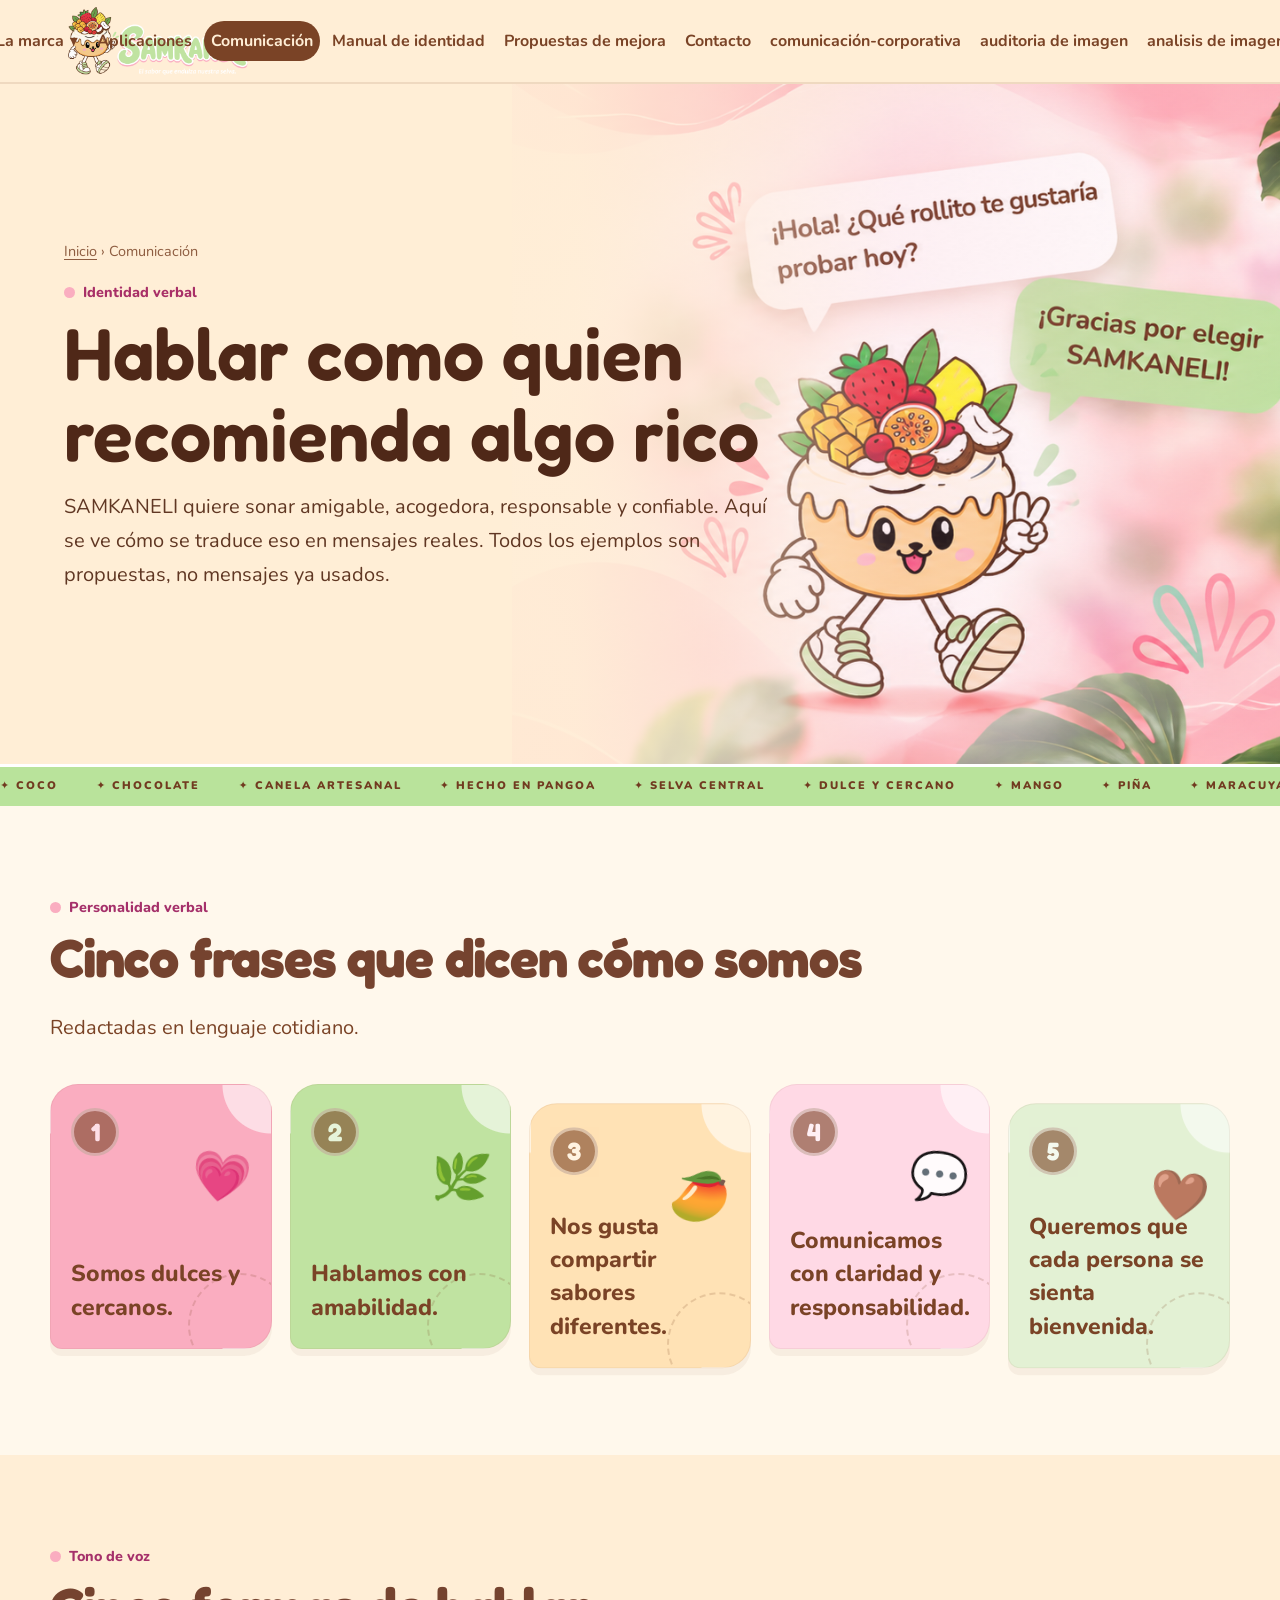
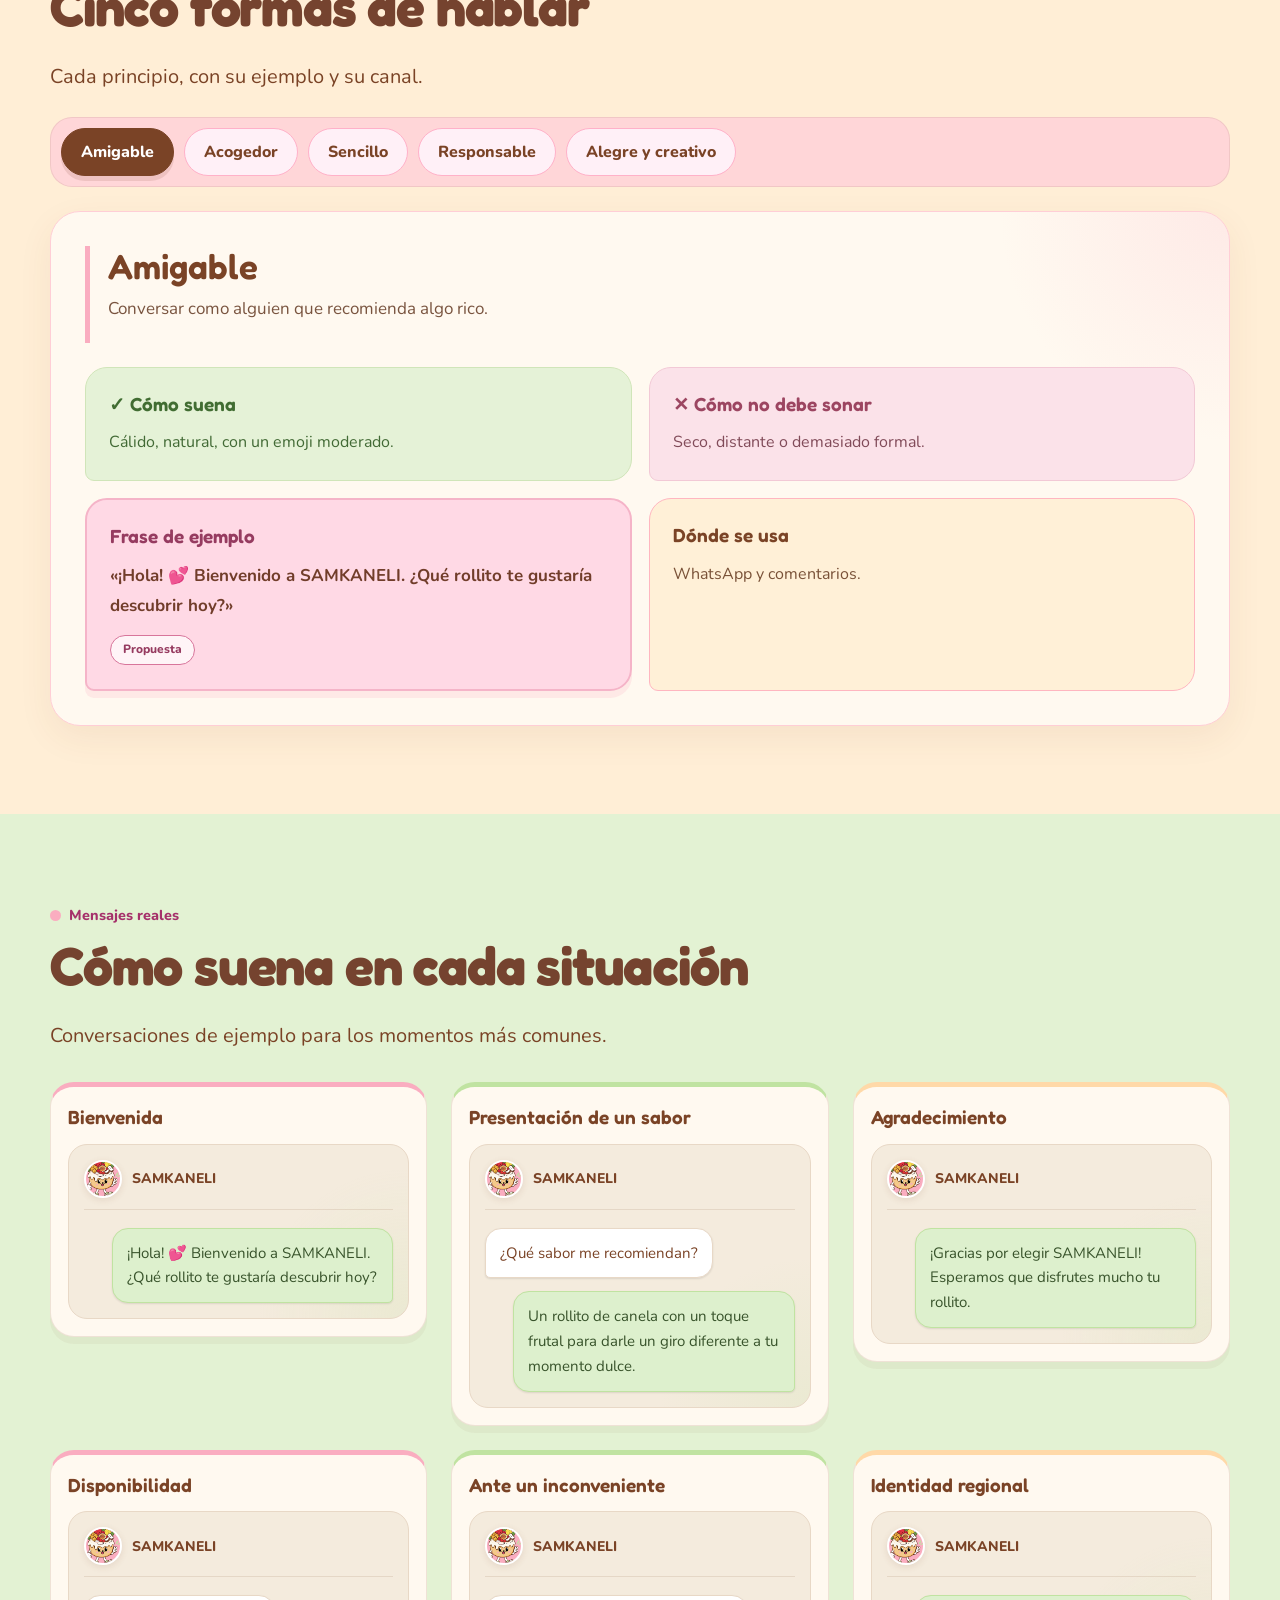
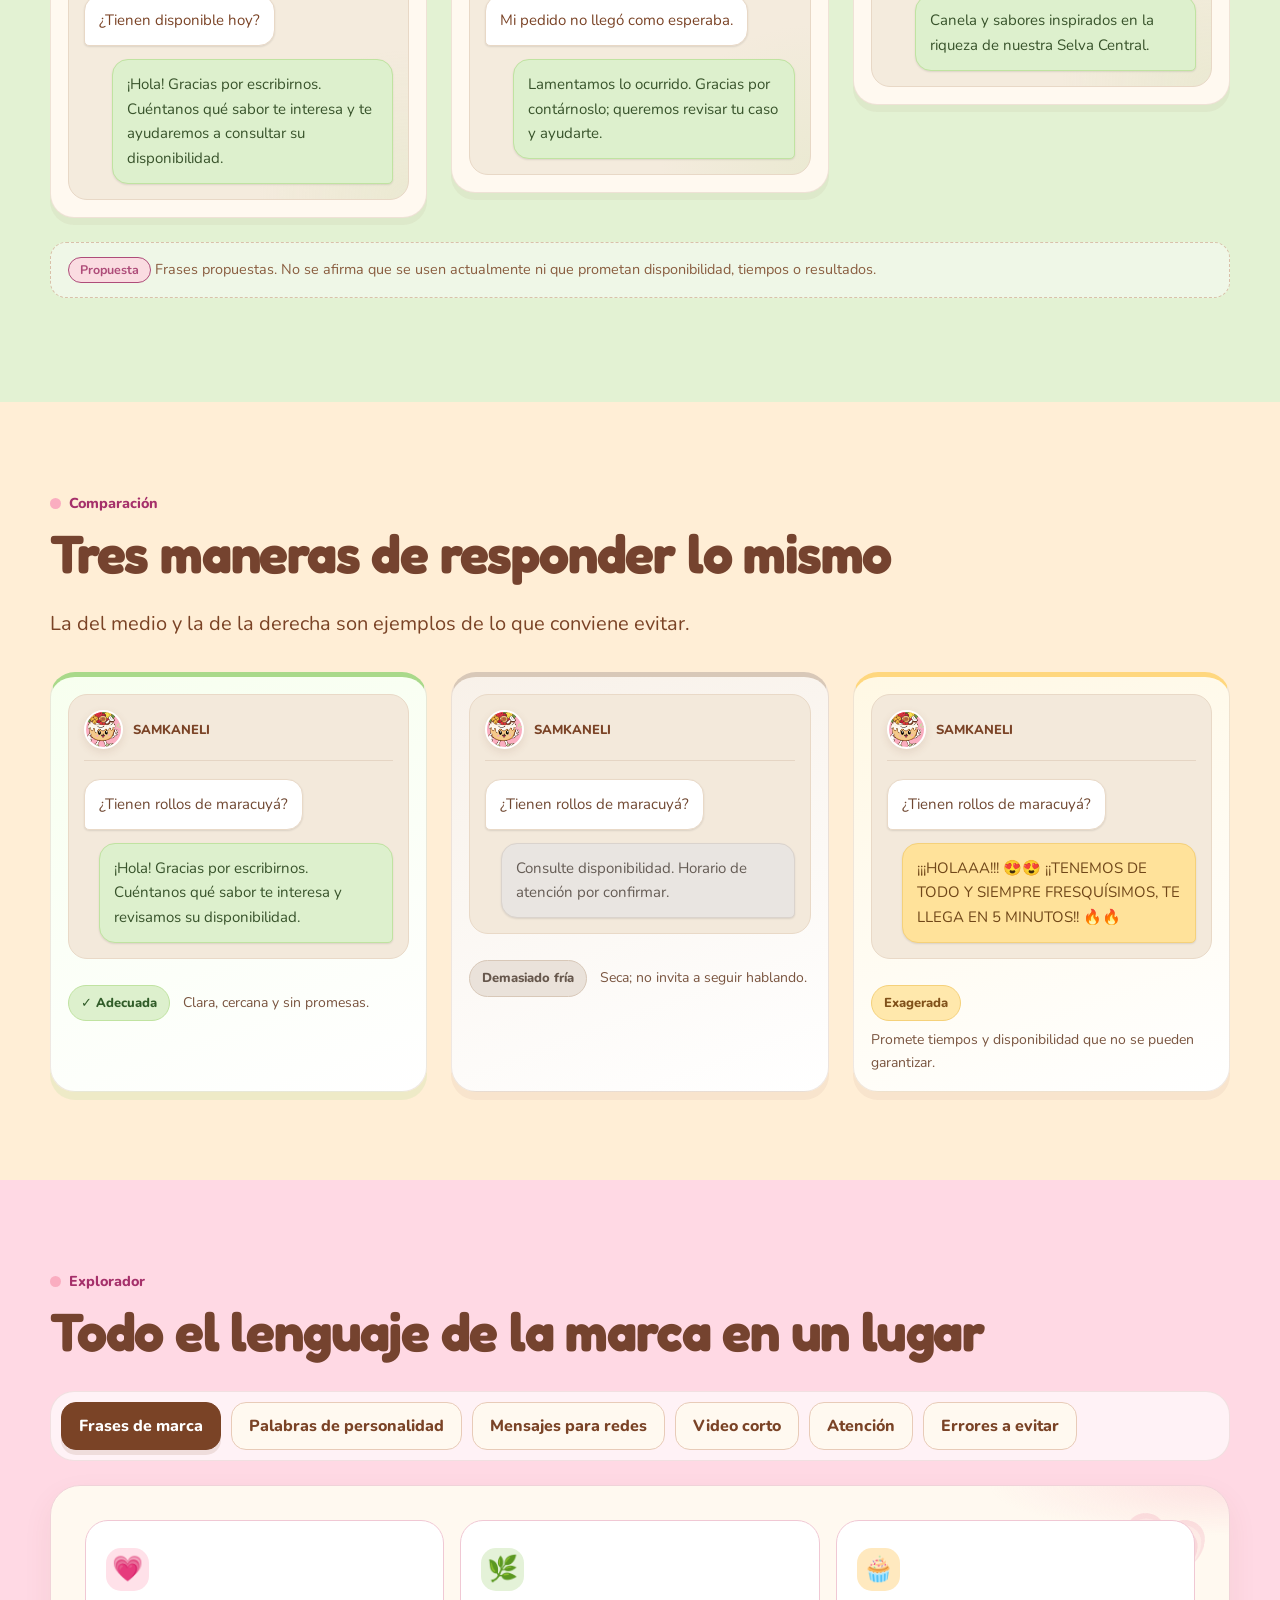
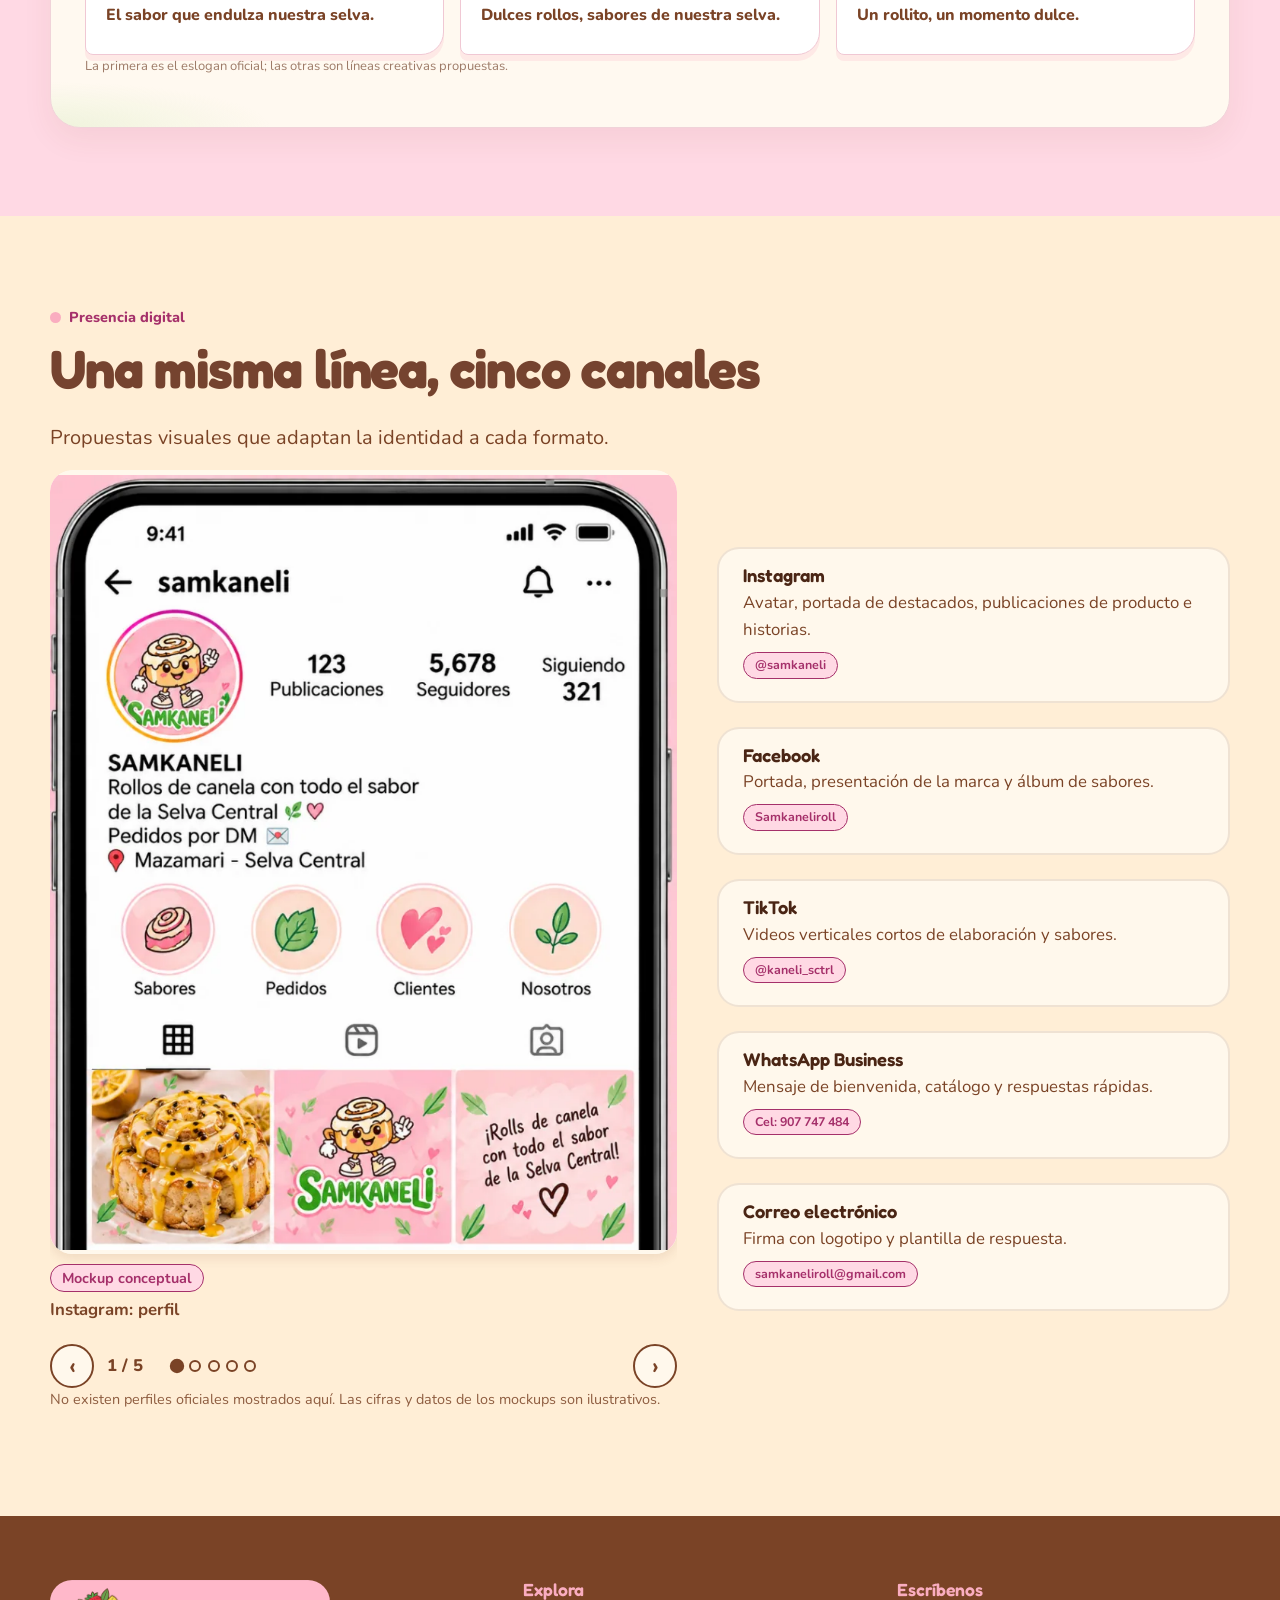
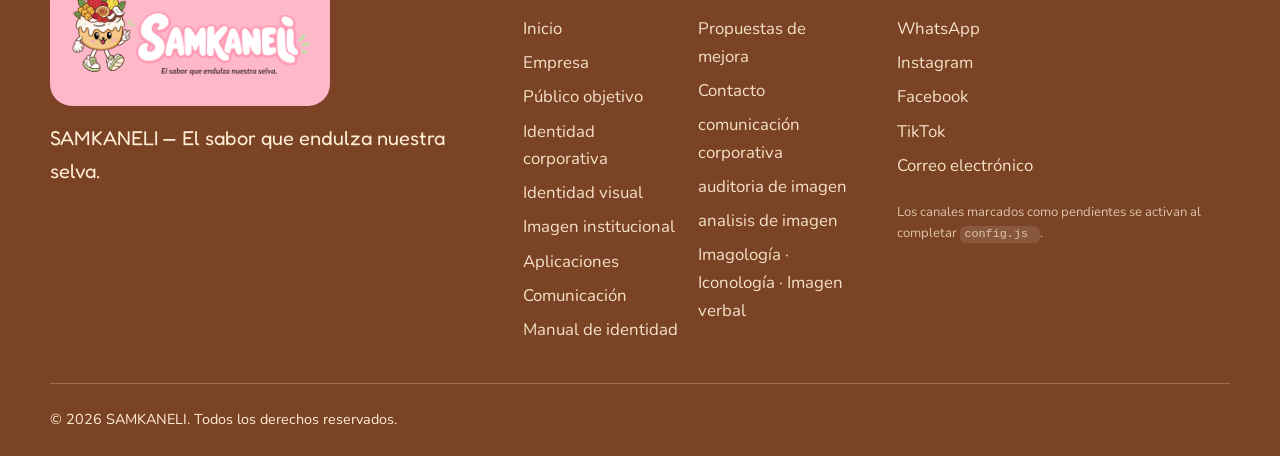
<file: comunicacion/comunicacion.html>
<!DOCTYPE html>
<html lang="es">
 <head>
  <meta charset="utf-8"/>
  <meta content="width=device-width, initial-scale=1" name="viewport"/>
  <title>
   Comunicaci&oacute;n | SAMKANELI, tono de voz y mensajes
  </title>
  <meta content="Personalidad verbal, tono de voz y ejemplos de mensajes de SAMKANELI para WhatsApp, redes sociales y atenci&oacute;n al cliente. Ejemplos propuestos." name="description"/>
  <meta content="#FFEED6" name="theme-color"/>
  <meta content="Comunicaci&oacute;n | SAMKANELI, tono de voz y mensajes" property="og:title"/>
  <meta content="Personalidad verbal, tono de voz y ejemplos de mensajes de SAMKANELI para WhatsApp, redes sociales y atenci&oacute;n al cliente. Ejemplos propuestos." property="og:description"/>
  <meta content="website" property="og:type"/>
  <link href="../img/mascota/mascota.png" rel="icon" type="image/png"/>
  <link href="https://fonts.googleapis.com" rel="preconnect"/>
  <link crossorigin="" href="https://fonts.gstatic.com" rel="preconnect"/>
  <!-- Fuentes opcionales: si no hay internet se usa la pila de respaldo definida en global.css -->
  <link href="https://fonts.googleapis.com/css2?family=Fredoka:wght@500;600;700&amp;family=Nunito:wght@400;600;700;800&amp;display=swap" rel="stylesheet"/>
  <link href="../global.css" rel="stylesheet"/>
  <link href="../comunicacion/comunicacion.css" rel="stylesheet"/>
  <script>
   document.documentElement.classList.add("js")
  </script>
 </head>
 <body data-page="comunicacion">
  <a class="skip" href="#contenido">
   Saltar al contenido
  </a>
  <header class="site-header">
   <div class="bar">
    <a aria-label="SAMKANELI, ir al inicio" class="brand" href="../index.html">
     <img alt="SAMKANELI, el sabor que endulza nuestra selva" height="433" src="../img/logo/imagotipo-transparente.png" width="1200"/>
    </a>
    <button aria-controls="menu" aria-expanded="false" aria-label="Abrir men&uacute;" class="nav-toggle" type="button">
     <span>
     </span>
     <span>
     </span>
     <span>
     </span>
    </button>
    <nav aria-label="Navegaci&oacute;n principal" class="nav" id="menu">
     <ul>
      <li>
       <a href="../index.html">
        Inicio
       </a>
      </li>
      <li class="has-sub">
       <button aria-expanded="false" aria-haspopup="true" class="sub-btn" type="button">
        La marca
        <span aria-hidden="true">
         &dtrif;
        </span>
       </button>
       <ul class="sub">
        <li>
         <a href="../empresa/empresa.html">
          Empresa
         </a>
        </li>
        <li>
         <a href="../publico-objetivo/publico-objetivo.html">
          P&uacute;blico objetivo
         </a>
        </li>
        <li>
         <a href="../identidad-corporativa/identidad-corporativa.html">
          Identidad corporativa
         </a>
        </li>
        <li>
         <a href="../identidad-visual/identidad-visual.html">
          Identidad visual
         </a>
        </li>
        <li>
         <a href="../imagen-institucional/imagen-institucional.html">
          Imagen institucional
         </a>
        </li>
       </ul>
      </li>
      <li>
       <a href="../aplicaciones/aplicaciones.html">
        Aplicaciones
       </a>
      </li>
      <li>
       <a aria-current="page" href="../comunicacion/comunicacion.html">
        Comunicaci&oacute;n
       </a>
      </li>
      <li>
       <a href="../manual-identidad/manual-identidad.html">
        Manual de identidad
       </a>
      </li>
      <li>
       <a href="../propuestas/propuestas.html">
        Propuestas de mejora
       </a>
      </li>
      <li>
       <a href="../contacto/contacto.html">
        Contacto
       </a>
      </li>
       <li>
       <a  href="../comunicación-corporativa/comunicación-corporativa.html">
        comunicación-corporativa
       </a>
      </li>
      <li>
        <a href="../auditoria-imagen/auditoria-imagen.html">
auditoria de imagen
        </a>
      </li>
      <li>
        <a href="../analisis-de-imagen/analisis-imagen.html">
analisis de imagen
        </a>
      </li>
      <li>
  <a href="../imagologia·iconologia·imagenverbal/imagologia·iconologia·imagenverbal.html">
    Imagología · Iconología · Imagen verbal
  </a>
</li>
     </ul>
    </nav>
   </div>
  </header>
  <main id="contenido">

<section class="pagehead verbal-hero">
  <!-- Imagen de fondo -->
<div class="pagehead-visual publico-hero-fondo" aria-hidden="true">
  <img src="../img/mockups/Mascota dulce en un fondo tropical pastel.png" alt="">
</div>

  <div class="wrap split verbal-hero-contenido">
    <div class="verbal-hero-texto">
      <nav class="crumbs">
        <a href="../index.html">Inicio</a> › Comunicación
      </nav>

      <p class="eyebrow">Identidad verbal</p>

      <h1>Hablar como quien recomienda algo rico</h1>

      <p class="lead">
        SAMKANELI quiere sonar amigable, acogedora, responsable y
        confiable. Aquí se ve cómo se traduce eso en mensajes reales.
        Todos los ejemplos son propuestas, no mensajes ya usados.
      </p>
    </div>
  </div>
</section>

 <div class="franja-sabores" aria-label="Sabores e identidad de SAMKANELI">
  <div class="franja-sabores-pista">
    <span>✦ COCO</span><span>✦ CHOCOLATE</span><span>✦ CANELA ARTESANAL</span>
    <span>✦ HECHO EN PANGOA</span><span>✦ SELVA CENTRAL</span><span>✦ DULCE Y CERCANO</span>
    <span>✦ MANGO</span><span>✦ PIÑA</span><span>✦ MARACUYÁ</span><span>✦ CAMU CAMU</span>
    <span>✦ COCO</span><span>✦ CHOCOLATE</span><span>✦ CANELA ARTESANAL</span>
    <span>✦ HECHO EN PANGOA</span><span>✦ SELVA CENTRAL</span><span>✦ DULCE Y CERCANO</span>
    <span>✦ MANGO</span><span>✦ PIÑA</span><span>✦ MARACUYÁ</span><span>✦ CAMU CAMU</span>
  </div>
</div>

   <section class="sec sec--claro" id="personalidad">
    <div class="wrap">
     <header class="sec-head">
      <p class="eyebrow">
       Personalidad verbal
      </p>
      <h2>
       Cinco frases que dicen c&oacute;mo somos
      </h2>
      <p class="lead">
       Redactadas en lenguaje cotidiano.
      </p>
     </header>
     <ol class="five">
      <li class="five-i f1">
       <span>
        1
       </span>
       <p>
        Somos dulces y cercanos.
       </p>
      </li>
      <li class="five-i f2">
       <span>
        2
       </span>
       <p>
        Hablamos con amabilidad.
       </p>
      </li>
      <li class="five-i f3">
       <span>
        3
       </span>
       <p>
        Nos gusta compartir sabores diferentes.
       </p>
      </li>
      <li class="five-i f4">
       <span>
        4
       </span>
       <p>
        Comunicamos con claridad y responsabilidad.
       </p>
      </li>
      <li class="five-i f5">
       <span>
        5
       </span>
       <p>
        Queremos que cada persona se sienta bienvenida.
       </p>
      </li>
     </ol>
    </div>
   </section>
   <section class="sec" id="tono">
    <div class="wrap">
     <header class="sec-head">
      <p class="eyebrow">
       Tono de voz
      </p>
      <h2>
       Cinco formas de hablar
      </h2>
      <p class="lead">
       Cada principio, con su ejemplo y su canal.
      </p>
     </header>
     <div data-tabs="">
      <div aria-label="principios" class="tabs-list" role="tablist">
       <button aria-controls="principios-p0" aria-selected="false" class="tab" id="principios-t0" role="tab" type="button">
        Amigable
       </button>
       <button aria-controls="principios-p1" aria-selected="false" class="tab" id="principios-t1" role="tab" type="button">
        Acogedor
       </button>
       <button aria-controls="principios-p2" aria-selected="false" class="tab" id="principios-t2" role="tab" type="button">
        Sencillo
       </button>
       <button aria-controls="principios-p3" aria-selected="false" class="tab" id="principios-t3" role="tab" type="button">
        Responsable
       </button>
       <button aria-controls="principios-p4" aria-selected="false" class="tab" id="principios-t4" role="tab" type="button">
        Alegre y creativo
       </button>
      </div>
      <div aria-labelledby="principios-t0" class="tab-panel" hidden="" id="principios-p0" role="tabpanel">
       <div class="pr">
        <div class="pr-top">
         <h3>
          Amigable
         </h3>
         <p class="lead">
          Conversar como alguien que recomienda algo rico.
         </p>
        </div>
        <div class="pr-g">
         <article class="pr-c ok">
          <h4>
           &checkmark; C&oacute;mo suena
          </h4>
          <p>
           C&aacute;lido, natural, con un emoji moderado.
          </p>
         </article>
         <article class="pr-c no">
          <h4>
           ✕ C&oacute;mo no debe sonar
          </h4>
          <p>
           Seco, distante o demasiado formal.
          </p>
         </article>
         <article class="pr-c ex">
          <h4>
           Frase de ejemplo
          </h4>
          <p>
           &laquo;&iexcl;Hola! 💕 Bienvenido a SAMKANELI. &iquest;Qu&eacute; rollito te gustar&iacute;a descubrir hoy?&raquo;
          </p>
          <span class="badge b-propuesta">
           Propuesta
          </span>
         </article>
         <article class="pr-c ca">
          <h4>
           D&oacute;nde se usa
          </h4>
          <p>
           WhatsApp y comentarios.
          </p>
         </article>
        </div>
       </div>
      </div>
      <div aria-labelledby="principios-t1" class="tab-panel" hidden="" id="principios-p1" role="tabpanel">
       <div class="pr">
        <div class="pr-top">
         <h3>
          Acogedor
         </h3>
         <p class="lead">
          Hacer que el cliente se sienta bienvenido.
         </p>
        </div>
        <div class="pr-g">
         <article class="pr-c ok">
          <h4>
           &checkmark; C&oacute;mo suena
          </h4>
          <p>
           Cercano, paciente, con saludo y nombre.
          </p>
         </article>
         <article class="pr-c no">
          <h4>
           ✕ C&oacute;mo no debe sonar
          </h4>
          <p>
           Apurado, impersonal.
          </p>
         </article>
         <article class="pr-c ex">
          <h4>
           Frase de ejemplo
          </h4>
          <p>
           &laquo;Gracias por escribirnos, cu&eacute;ntanos qu&eacute; te gustar&iacute;a probar.&raquo;
          </p>
          <span class="badge b-propuesta">
           Propuesta
          </span>
         </article>
         <article class="pr-c ca">
          <h4>
           D&oacute;nde se usa
          </h4>
          <p>
           Atenci&oacute;n en mostrador y chat.
          </p>
         </article>
        </div>
       </div>
      </div>
      <div aria-labelledby="principios-t2" class="tab-panel" hidden="" id="principios-p2" role="tabpanel">
       <div class="pr">
        <div class="pr-top">
         <h3>
          Sencillo
         </h3>
         <p class="lead">
          Explicar sabores y condiciones sin complicaciones.
         </p>
        </div>
        <div class="pr-g">
         <article class="pr-c ok">
          <h4>
           &checkmark; C&oacute;mo suena
          </h4>
          <p>
           Frases cortas y claras.
          </p>
         </article>
         <article class="pr-c no">
          <h4>
           ✕ C&oacute;mo no debe sonar
          </h4>
          <p>
           Con palabras t&eacute;cnicas o p&aacute;rrafos largos.
          </p>
         </article>
         <article class="pr-c ex">
          <h4>
           Frase de ejemplo
          </h4>
          <p>
           &laquo;Rollo de canela con un toque frutal. Cu&eacute;ntanos tu sabor favorito.&raquo;
          </p>
          <span class="badge b-propuesta">
           Propuesta
          </span>
         </article>
         <article class="pr-c ca">
          <h4>
           D&oacute;nde se usa
          </h4>
          <p>
           Men&uacute;, cat&aacute;logo y etiquetas.
          </p>
         </article>
        </div>
       </div>
      </div>
      <div aria-labelledby="principios-t3" class="tab-panel" hidden="" id="principios-p3" role="tabpanel">
       <div class="pr">
        <div class="pr-top">
         <h3>
          Responsable
         </h3>
         <p class="lead">
          Dar informaci&oacute;n clara y no prometer lo que no se puede garantizar.
         </p>
        </div>
        <div class="pr-g">
         <article class="pr-c ok">
          <h4>
           &checkmark; C&oacute;mo suena
          </h4>
          <p>
           Honesto, concreto, con datos confirmados.
          </p>
         </article>
         <article class="pr-c no">
          <h4>
           ✕ C&oacute;mo no debe sonar
          </h4>
          <p>
           Prometer tiempos o resultados sin confirmarlos.
          </p>
         </article>
         <article class="pr-c ex">
          <h4>
           Frase de ejemplo
          </h4>
          <p>
           &laquo;D&eacute;janos revisar la disponibilidad y te confirmamos.&raquo;
          </p>
          <span class="badge b-propuesta">
           Propuesta
          </span>
         </article>
         <article class="pr-c ca">
          <h4>
           D&oacute;nde se usa
          </h4>
          <p>
           Pedidos y reclamos.
          </p>
         </article>
        </div>
       </div>
      </div>
      <div aria-labelledby="principios-t4" class="tab-panel" hidden="" id="principios-p4" role="tabpanel">
       <div class="pr">
        <div class="pr-top">
         <h3>
          Alegre y creativo
         </h3>
         <p class="lead">
          Transmitir entusiasmo por los productos y las combinaciones.
         </p>
        </div>
        <div class="pr-g">
         <article class="pr-c ok">
          <h4>
           &checkmark; C&oacute;mo suena
          </h4>
          <p>
           Divertido, con ideas y buen humor.
          </p>
         </article>
         <article class="pr-c no">
          <h4>
           ✕ C&oacute;mo no debe sonar
          </h4>
          <p>
           Exagerado, con may&uacute;sculas y signos de m&aacute;s.
          </p>
         </article>
         <article class="pr-c ex">
          <h4>
           Frase de ejemplo
          </h4>
          <p>
           &laquo;Un rollito con un toque frutal para darle un giro a tu momento dulce.&raquo;
          </p>
          <span class="badge b-propuesta">
           Propuesta
          </span>
         </article>
         <article class="pr-c ca">
          <h4>
           D&oacute;nde se usa
          </h4>
          <p>
           Redes sociales y videos cortos.
          </p>
         </article>
        </div>
       </div>
      </div>
     </div>
    </div>
   </section>
   <section class="sec sec--verde" id="ejemplos">
    <div class="wrap">
     <header class="sec-head">
      <p class="eyebrow">
       Mensajes reales
      </p>
      <h2>
       C&oacute;mo suena en cada situaci&oacute;n
      </h2>
      <p class="lead">
       Conversaciones de ejemplo para los momentos m&aacute;s comunes.
      </p>
     </header>
     <div class="cv-grid">
      <figure class="cv reveal">
       <figcaption>
        Bienvenida
       </figcaption>
       <div class="chat">
        <div class="chat-h">
         <img alt="" decoding="async" height="651" loading="lazy" src="../img/mascota/mascota.png" width="489"/>
         SAMKANELI
        </div>
        <div class="msg out">
         &iexcl;Hola! 💕 Bienvenido a SAMKANELI. &iquest;Qu&eacute; rollito te gustar&iacute;a descubrir hoy?
        </div>
       </div>
      </figure>
      <figure class="cv reveal">
       <figcaption>
        Presentaci&oacute;n de un sabor
       </figcaption>
       <div class="chat">
        <div class="chat-h">
         <img alt="" decoding="async" height="651" loading="lazy" src="../img/mascota/mascota.png" width="489"/>
         SAMKANELI
        </div>
        <div class="msg in">
         &iquest;Qu&eacute; sabor me recomiendan?
        </div>
        <div class="msg out">
         Un rollito de canela con un toque frutal para darle un giro diferente a tu momento dulce.
        </div>
       </div>
      </figure>
      <figure class="cv reveal">
       <figcaption>
        Agradecimiento
       </figcaption>
       <div class="chat">
        <div class="chat-h">
         <img alt="" decoding="async" height="651" loading="lazy" src="../img/mascota/mascota.png" width="489"/>
         SAMKANELI
        </div>
        <div class="msg out">
         &iexcl;Gracias por elegir SAMKANELI! Esperamos que disfrutes mucho tu rollito.
        </div>
       </div>
      </figure>
      <figure class="cv reveal">
       <figcaption>
        Disponibilidad
       </figcaption>
       <div class="chat">
        <div class="chat-h">
         <img alt="" decoding="async" height="651" loading="lazy" src="../img/mascota/mascota.png" width="489"/>
         SAMKANELI
        </div>
        <div class="msg in">
         &iquest;Tienen disponible hoy?
        </div>
        <div class="msg out">
         &iexcl;Hola! Gracias por escribirnos. Cu&eacute;ntanos qu&eacute; sabor te interesa y te ayudaremos a consultar su disponibilidad.
        </div>
       </div>
      </figure>
      <figure class="cv reveal">
       <figcaption>
        Ante un inconveniente
       </figcaption>
       <div class="chat">
        <div class="chat-h">
         <img alt="" decoding="async" height="651" loading="lazy" src="../img/mascota/mascota.png" width="489"/>
         SAMKANELI
        </div>
        <div class="msg in">
         Mi pedido no lleg&oacute; como esperaba.
        </div>
        <div class="msg out">
         Lamentamos lo ocurrido. Gracias por cont&aacute;rnoslo; queremos revisar tu caso y ayudarte.
        </div>
       </div>
      </figure>
      <figure class="cv reveal">
       <figcaption>
        Identidad regional
       </figcaption>
       <div class="chat">
        <div class="chat-h">
         <img alt="" decoding="async" height="651" loading="lazy" src="../img/mascota/mascota.png" width="489"/>
         SAMKANELI
        </div>
        <div class="msg out">
         Canela y sabores inspirados en la riqueza de nuestra Selva Central.
        </div>
       </div>
      </figure>
     </div>
     <p class="muted">
      <span class="badge b-propuesta">
       Propuesta
      </span>
      Frases propuestas. No se afirma que se usen actualmente ni que prometan disponibilidad, tiempos o resultados.
     </p>
    </div>
   </section>
   <section class="sec" id="comparar">
    <div class="wrap">
     <header class="sec-head">
      <p class="eyebrow">
       Comparaci&oacute;n
      </p>
      <h2>
       Tres maneras de responder lo mismo
      </h2>
      <p class="lead">
       La del medio y la de la derecha son ejemplos de lo que conviene evitar.
      </p>
     </header>
     <div class="cmp">
      <figure>
       <div class="chat">
        <div class="chat-h">
         <img alt="" decoding="async" height="651" loading="lazy" src="../img/mascota/mascota.png" width="489"/>
         SAMKANELI
        </div>
        <div class="msg in">
         &iquest;Tienen rollos de maracuy&aacute;?
        </div>
        <div class="msg out">
         &iexcl;Hola! Gracias por escribirnos. Cu&eacute;ntanos qu&eacute; sabor te interesa y revisamos su disponibilidad.
        </div>
       </div>
       <figcaption>
        <span class="tag t1">
         &checkmark; Adecuada
        </span>
        Clara, cercana y sin promesas.
       </figcaption>
      </figure>
      <figure>
       <div class="chat tone-fria">
        <div class="chat-h">
         <img alt="" decoding="async" height="651" loading="lazy" src="../img/mascota/mascota.png" width="489"/>
         SAMKANELI
        </div>
        <div class="msg in">
         &iquest;Tienen rollos de maracuy&aacute;?
        </div>
        <div class="msg out">
         Consulte disponibilidad. Horario de atenci&oacute;n por confirmar.
        </div>
       </div>
       <figcaption>
        <span class="tag t2">
         Demasiado fr&iacute;a
        </span>
        Seca; no invita a seguir hablando.
       </figcaption>
      </figure>
      <figure>
       <div class="chat tone-exagerada">
        <div class="chat-h">
         <img alt="" decoding="async" height="651" loading="lazy" src="../img/mascota/mascota.png" width="489"/>
         SAMKANELI
        </div>
        <div class="msg in">
         &iquest;Tienen rollos de maracuy&aacute;?
        </div>
        <div class="msg out">
         &iexcl;&iexcl;&iexcl;HOLAAA!!! 😍😍 &iexcl;&iexcl;TENEMOS DE TODO Y SIEMPRE FRESQU&Iacute;SIMOS, TE LLEGA EN 5 MINUTOS!! 🔥🔥
        </div>
       </div>
       <figcaption>
        <span class="tag t3">
         Exagerada
        </span>
        Promete tiempos y disponibilidad que no se pueden garantizar.
       </figcaption>
      </figure>
     </div>
    </div>
   </section>
   <section class="sec sec--rosa" id="explorar">
    <div class="wrap">
     <header class="sec-head">
      <p class="eyebrow">
       Explorador
      </p>
      <h2>
       Todo el lenguaje de la marca en un lugar
      </h2>
     </header>
     <div data-tabs="">
      <div aria-label="explorar" class="tabs-list" role="tablist">
       <button aria-controls="explorar-p0" aria-selected="false" class="tab" id="explorar-t0" role="tab" type="button">
        Frases de marca
       </button>
       <button aria-controls="explorar-p1" aria-selected="false" class="tab" id="explorar-t1" role="tab" type="button">
        Palabras de personalidad
       </button>
       <button aria-controls="explorar-p2" aria-selected="false" class="tab" id="explorar-t2" role="tab" type="button">
        Mensajes para redes
       </button>
       <button aria-controls="explorar-p3" aria-selected="false" class="tab" id="explorar-t3" role="tab" type="button">
        Video corto
       </button>
       <button aria-controls="explorar-p4" aria-selected="false" class="tab" id="explorar-t4" role="tab" type="button">
        Atenci&oacute;n
       </button>
       <button aria-controls="explorar-p5" aria-selected="false" class="tab" id="explorar-t5" role="tab" type="button">
        Errores a evitar
       </button>
      </div>
      <div aria-labelledby="explorar-t0" class="tab-panel" hidden="" id="explorar-p0" role="tabpanel">
       <ul class="pill-list">
        <li>
         El sabor que endulza nuestra selva.
        </li>
        <li>
         Dulces rollos, sabores de nuestra selva.
        </li>
        <li>
         Un rollito, un momento dulce.
        </li>
       </ul>
       <p class="muted">
        La primera es el eslogan oficial; las otras son l&iacute;neas creativas propuestas.
       </p>
      </div>
      <div aria-labelledby="explorar-t1" class="tab-panel" hidden="" id="explorar-p1" role="tabpanel">
       <ul class="pill-list">
        <li>
         Dulce
        </li>
        <li>
         Amigable
        </li>
        <li>
         Acogedora
        </li>
        <li>
         Creativa
        </li>
        <li>
         Cercana
        </li>
        <li>
         Confiable
        </li>
        <li>
         Selva Central
        </li>
        <li>
         Artesanal
        </li>
       </ul>
      </div>
      <div aria-labelledby="explorar-t2" class="tab-panel" hidden="" id="explorar-p2" role="tabpanel">
       <div class="g3 grid">
        <article class="card plain">
         <h4>
          Publicaci&oacute;n promocional
         </h4>
         <p>
          &laquo;Un rollito, un momento dulce. Cu&eacute;ntanos qu&eacute; sabor te gustar&iacute;a probar.&raquo;
         </p>
        </article>
        <article class="card plain">
         <h4>
          Historia de Instagram
         </h4>
         <p>
          &laquo;&iquest;Maracuy&aacute; o mango? Cu&eacute;ntanos cu&aacute;l te antoja m&aacute;s.&raquo;
         </p>
        </article>
        <article class="card plain">
         <h4>
          Nuevo sabor (si se confirma)
         </h4>
         <p>
          &laquo;&iexcl;Lleg&oacute; un nuevo sabor inspirado en nuestra selva!&raquo;
         </p>
        </article>
       </div>
       <p class="muted">
        <span class="badge b-propuesta">
         Propuesta
        </span>
       </p>
      </div>
      <div aria-labelledby="explorar-t3" class="tab-panel" hidden="" id="explorar-p3" role="tabpanel">
       <ol class="check-list">
        <li>
         Primer plano de la espiral y el glaseado.
        </li>
        <li>
         Frase breve en pantalla: &laquo;Un rollito, un momento dulce&raquo;.
        </li>
        <li>
         Cierre con mascota y eslogan.
        </li>
       </ol>
      </div>
      <div aria-labelledby="explorar-t4" class="tab-panel" hidden="" id="explorar-p4" role="tabpanel">
       <ul class="check-list">
        <li>
         Saluda y pregunta qu&eacute; sabor le interesa.
        </li>
        <li>
         Confirma la disponibilidad antes de prometerla.
        </li>
        <li>
         Agradece al terminar.
        </li>
       </ul>
      </div>
      <div aria-labelledby="explorar-t5" class="tab-panel" hidden="" id="explorar-p5" role="tabpanel">
       <ul class="check-list no">
        <li>
         May&uacute;sculas y signos de m&aacute;s.
        </li>
        <li>
         Prometer tiempos o resultados sin confirmarlos.
        </li>
        <li>
         Responder sin saludar.
        </li>
        <li>
         P&aacute;rrafos largos y t&eacute;cnicos.
        </li>
        <li>
         Usar un tono distinto en cada canal.
        </li>
       </ul>
      </div>
     </div>
    </div>
   </section>
   <section class="sec" id="digital">
    <div class="wrap">
     <header class="sec-head">
      <p class="eyebrow">
       Presencia digital
      </p>
      <h2>
       Una misma l&iacute;nea, cinco canales
      </h2>
      <p class="lead">
       Propuestas visuales que adaptan la identidad a cada formato.
      </p>
     </header>
     <div class="split">
      <div>
       <section aria-label="Presencia digital propuesta" aria-roledescription="carrusel" class="carousel" data-carousel="">
        <div aria-label="Diapositivas (usa las flechas del teclado)" class="car-track" role="group" tabindex="0">
         <figure aria-label="1 de 5" aria-roledescription="diapositiva" class="car-slide" role="group">
          <div class="car-media" style="aspect-ratio:4/5">
           <img alt="Perfil de Instagram" class="fit-contain" data-caption="Instagram: perfil" data-group="digital" data-lightbox="" height="1019" src="../img/mockups/instagram-perfil.webp" width="824"/>
          </div>
          <figcaption>
           <span class="badge b-mockup">
            Mockup conceptual
           </span>
           <strong>
            Instagram: perfil
           </strong>
           <span>
           </span>
          </figcaption>
         </figure>
         <figure aria-label="2 de 5" aria-roledescription="diapositiva" class="car-slide" role="group">
          <div class="car-media" style="aspect-ratio:4/5">
           <img alt="Publicaci&oacute;n de Instagram" class="fit-contain" data-caption="Instagram: publicaci&oacute;n" data-group="digital" data-lightbox="" decoding="async" height="965" loading="lazy" src="../img/mockups/instagram-publicacion.webp" width="644"/>
          </div>
          <figcaption>
           <span class="badge b-mockup">
            Mockup conceptual
           </span>
           <strong>
            Instagram: publicaci&oacute;n
           </strong>
           <span>
           </span>
          </figcaption>
         </figure>
         <figure aria-label="3 de 5" aria-roledescription="diapositiva" class="car-slide" role="group">
          <div class="car-media" style="aspect-ratio:4/5">
           <img alt="Video vertical" class="fit-contain" data-caption="TikTok: video vertical" data-group="digital" data-lightbox="" decoding="async" height="1125" loading="lazy" src="../img/mockups/tiktok-video-vertical.webp" width="633"/>
          </div>
          <figcaption>
           <span class="badge b-mockup">
            Mockup conceptual
           </span>
           <strong>
            TikTok: video vertical
           </strong>
           <span>
           </span>
          </figcaption>
         </figure>
         <figure aria-label="4 de 5" aria-roledescription="diapositiva" class="car-slide" role="group">
          <div class="car-media" style="aspect-ratio:4/5">
           <img alt="P&aacute;gina de Facebook" class="fit-contain" data-caption="Facebook: p&aacute;gina" data-group="digital" data-lightbox="" decoding="async" height="785" loading="lazy" src="../img/mockups/facebook-pagina.webp" width="1300"/>
          </div>
          <figcaption>
           <span class="badge b-mockup">
            Mockup conceptual
           </span>
           <strong>
            Facebook: p&aacute;gina
           </strong>
           <span>
           </span>
          </figcaption>
         </figure>
         <figure aria-label="5 de 5" aria-roledescription="diapositiva" class="car-slide" role="group">
          <div class="car-media" style="aspect-ratio:4/5">
           <img alt="Conversaci&oacute;n de pedido por WhatsApp" class="fit-contain" data-caption="WhatsApp: conversaci&oacute;n de ejemplo" data-group="digital" data-lightbox="" decoding="async" height="1463" loading="lazy" src="../img/mockups/whatsapp-pedido.webp" width="979"/>
          </div>
          <figcaption>
           <span class="badge b-mockup">
            Mockup conceptual
           </span>
           <strong>
            WhatsApp: conversaci&oacute;n de ejemplo
           </strong>
           <span>
           </span>
          </figcaption>
         </figure>
        </div>
        <div class="car-ui">
         <button aria-label="Diapositiva anterior" class="car-btn car-prev" type="button">
          &lsaquo;
         </button>
         <span aria-live="polite" class="car-count">
          1 / 5
         </span>
         <div class="car-dots">
         </div>
         <button aria-label="Diapositiva siguiente" class="car-btn car-next" type="button">
          &rsaquo;
         </button>
        </div>
       </section>
      </div>
      <div class="stack">
       <div class="grid">
        <article class="card ch">
         <h3>
          Instagram
         </h3>
         <p>
          Avatar, portada de destacados, publicaciones de producto e historias.
         </p>
         <p>
          <span class="badge b-propuesta">
           @samkaneli
          </span>
         </p>
       
        </article>
        <article class="card ch">
         <h3>
          Facebook
         </h3>
         <p>
          Portada, presentaci&oacute;n de la marca y &aacute;lbum de sabores.
         </p>
         <p>
          <span class="badge b-propuesta">
              Samkaneliroll
          </span>
         </p>
       
        </article>
        <article class="card ch">
         <h3>
          TikTok
         </h3>
         <p>
          Videos verticales cortos de elaboraci&oacute;n y sabores.
         </p>
         <p>
          <span class="badge b-propuesta">
            @kaneli_sctrl
          </span>
         </p>

        </article>
        <article class="card ch">
         <h3>
          WhatsApp Business
         </h3>
         <p>
          Mensaje de bienvenida, cat&aacute;logo y respuestas r&aacute;pidas.
         </p>
         <p>
          <span class="badge b-propuesta">
          Cel: 907 747 484
          </span>
         </p>
        </article>
        <article class="card ch">
         <h3>
          Correo electr&oacute;nico
         </h3>
         <p>
          Firma con logotipo y plantilla de respuesta.
         </p>
         <p>
          <span class="badge b-propuesta">
           samkaneliroll@gmail.com
          </span>
         </p>
        
        </article>
       </div>
      </div>
     </div>
     <p class="muted">
      No existen perfiles oficiales mostrados aqu&iacute;. Las cifras y datos de los mockups son ilustrativos.
     </p>
    </div>
   </section>
  </main>
  <footer class="site-footer">
   <div class="wrap foot-grid">
    <div class="foot-brand">
     <img alt="SAMKANELI" class="foot-logo" decoding="async" height="541" loading="lazy" src="../img/logo/imagotipo-rosa-blanco.png" width="1200"/>
     <p class="foot-slogan">
      SAMKANELI &mdash; El sabor que endulza nuestra selva.
     </p>
    </div>
    <nav aria-label="Mapa del sitio">
     <h2 class="foot-h">
      Explora
     </h2>
     <ul class="foot-links">
      <li>
       <a href="../index.html">
        Inicio
       </a>
      </li>
      <li>
       <a href="../empresa/empresa.html">
        Empresa
       </a>
      </li>
      <li>
       <a href="../publico-objetivo/publico-objetivo.html">
        P&uacute;blico objetivo
       </a>
      </li>
      <li>
       <a href="../identidad-corporativa/identidad-corporativa.html">
        Identidad corporativa
       </a>
      </li>
      <li>
       <a href="../identidad-visual/identidad-visual.html">
        Identidad visual
       </a>
      </li>
      <li>
       <a href="../imagen-institucional/imagen-institucional.html">
        Imagen institucional
       </a>
      </li>
      <li>
       <a href="../aplicaciones/aplicaciones.html">
        Aplicaciones
       </a>
      </li>
      <li>
       <a href="../comunicacion/comunicacion.html">
        Comunicaci&oacute;n
       </a>
      </li>
      <li>
       <a href="../manual-identidad/manual-identidad.html">
        Manual de identidad
       </a>
      </li>
      <li>
       <a href="../propuestas/propuestas.html">
        Propuestas de mejora
       </a>
      </li>
      <li>
       <a href="../contacto/contacto.html">
        Contacto
       </a>
      </li>
      <li>
        <a href="../comunicación-corporativa/comunicación-corporativa.html" class="nav-cta">
comunicación corporativa
        </a>
      </li>
       <li>
        <a href="../auditoria-imagen/auditoria-imagen.html" class="nav-cta">
auditoria de imagen
        </a>
      </li>
      <li>
        <a href="../analisis-de-imagen/analisis-imagen.html">
analisis de imagen
        </a>
      </li>
      <li>
  <a href="../imagologia·iconologia·imagenverbal/imagologia·iconologia·imagenverbal.html">
    Imagología · Iconología · Imagen verbal
  </a>
</li>
     </ul>
    </nav>
    <div>
     <h2 class="foot-h">
      Escr&iacute;benos
     </h2>
     <ul class="foot-contact">
      <li>
       <a data-contact="whatsapp" href="https://w.app/rollkaneli">
        WhatsApp
       </a>
      </li>
      <li>
       <a data-contact="instagram" href="../contacto/contacto.html#instagram">
        Instagram
       </a>
      </li>
      <li>
       <a data-contact="facebook" href="https://www.facebook.com/profile.php?id=61590356957658">
        Facebook
       </a>
      </li>
      <li>
       <a data-contact="tiktok" href="https://www.tiktok.com/@kaneli_sctrl">
        TikTok
       </a>
      </li>
      <li>
       <a data-contact="email" href="samkaneliroll@gmail.com">
        Correo electr&oacute;nico
       </a>
      </li>
     </ul>
     <p class="foot-note">
      Los canales marcados como pendientes se activan al completar
      <code>
       config.js
      </code>
      .
     </p>
    </div>
   </div>
   <div class="foot-legal wrap">
    <p>
     &copy; 2026 SAMKANELI. Todos los derechos reservados.
    </p>
   </div>
  </footer>
  <script src="../config.js">
  </script>
  <script src="../script.js">
  </script>
 </body>
</html>
</file>
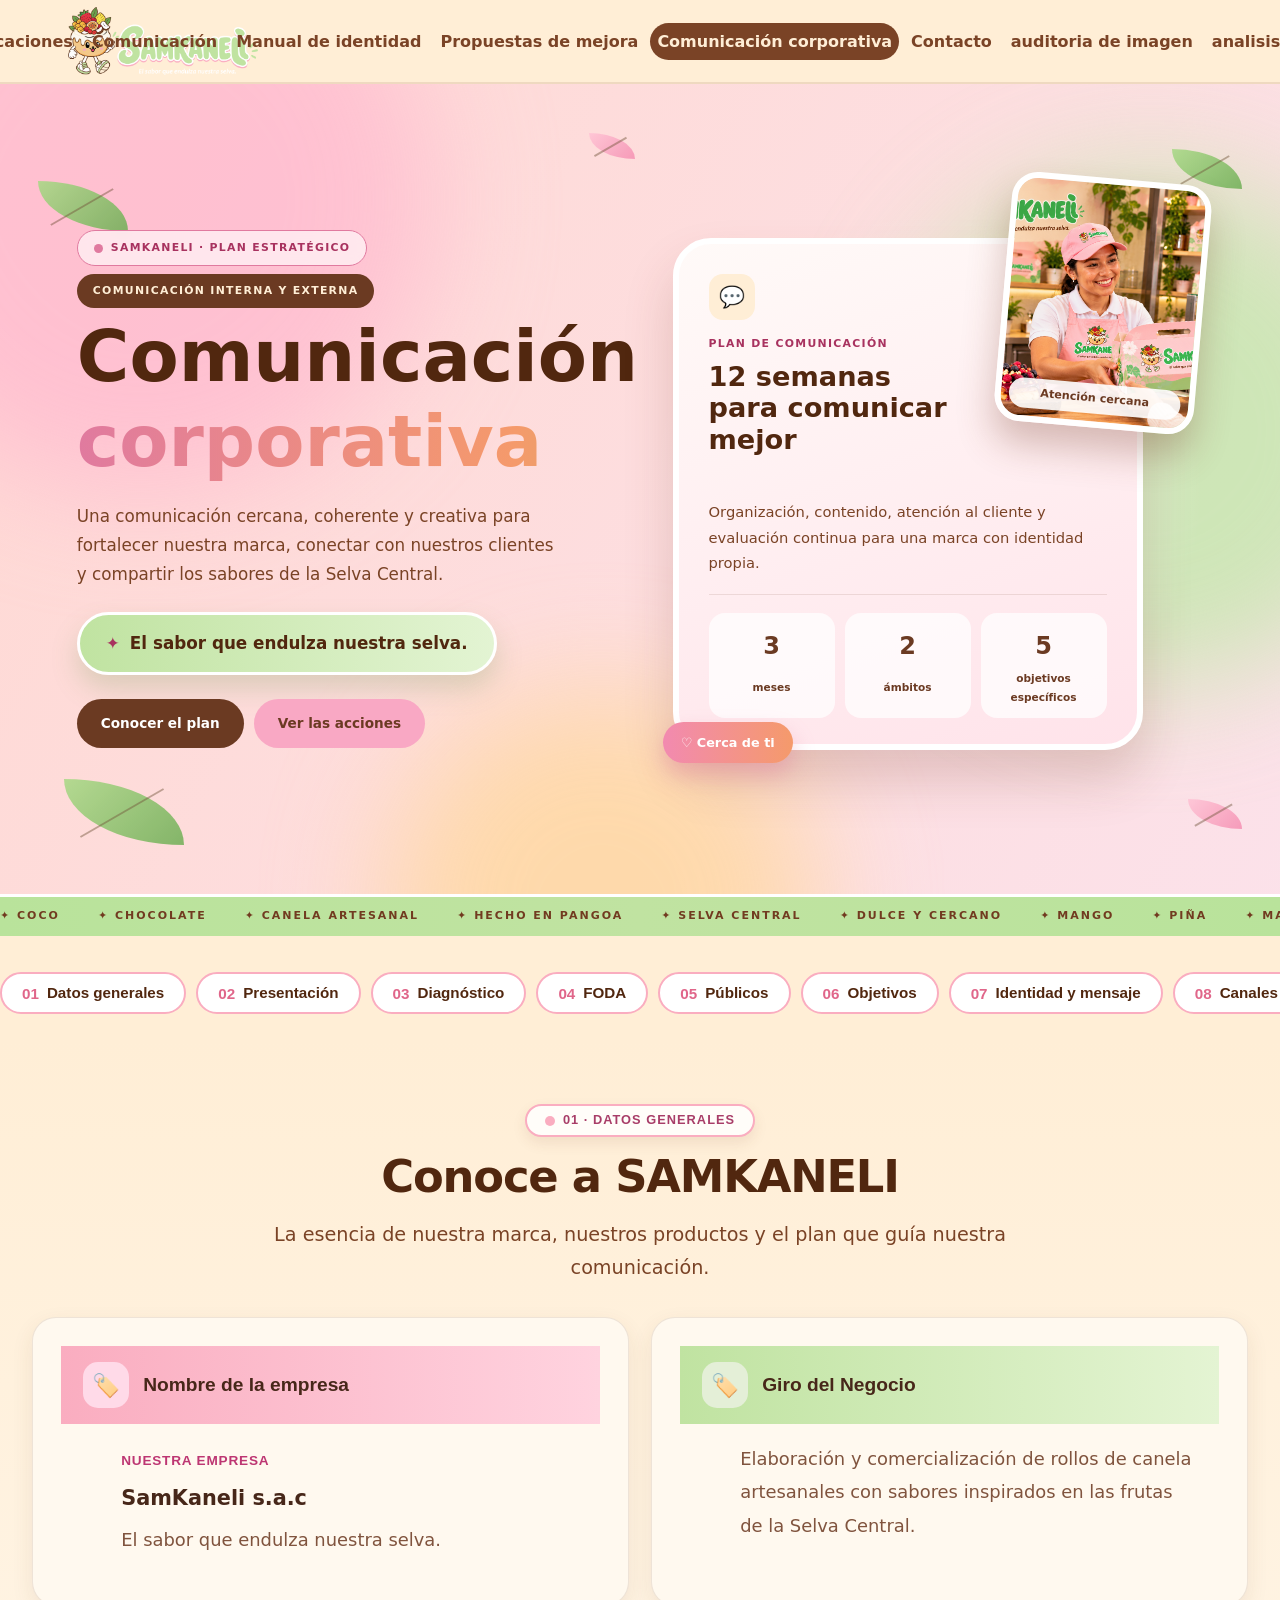
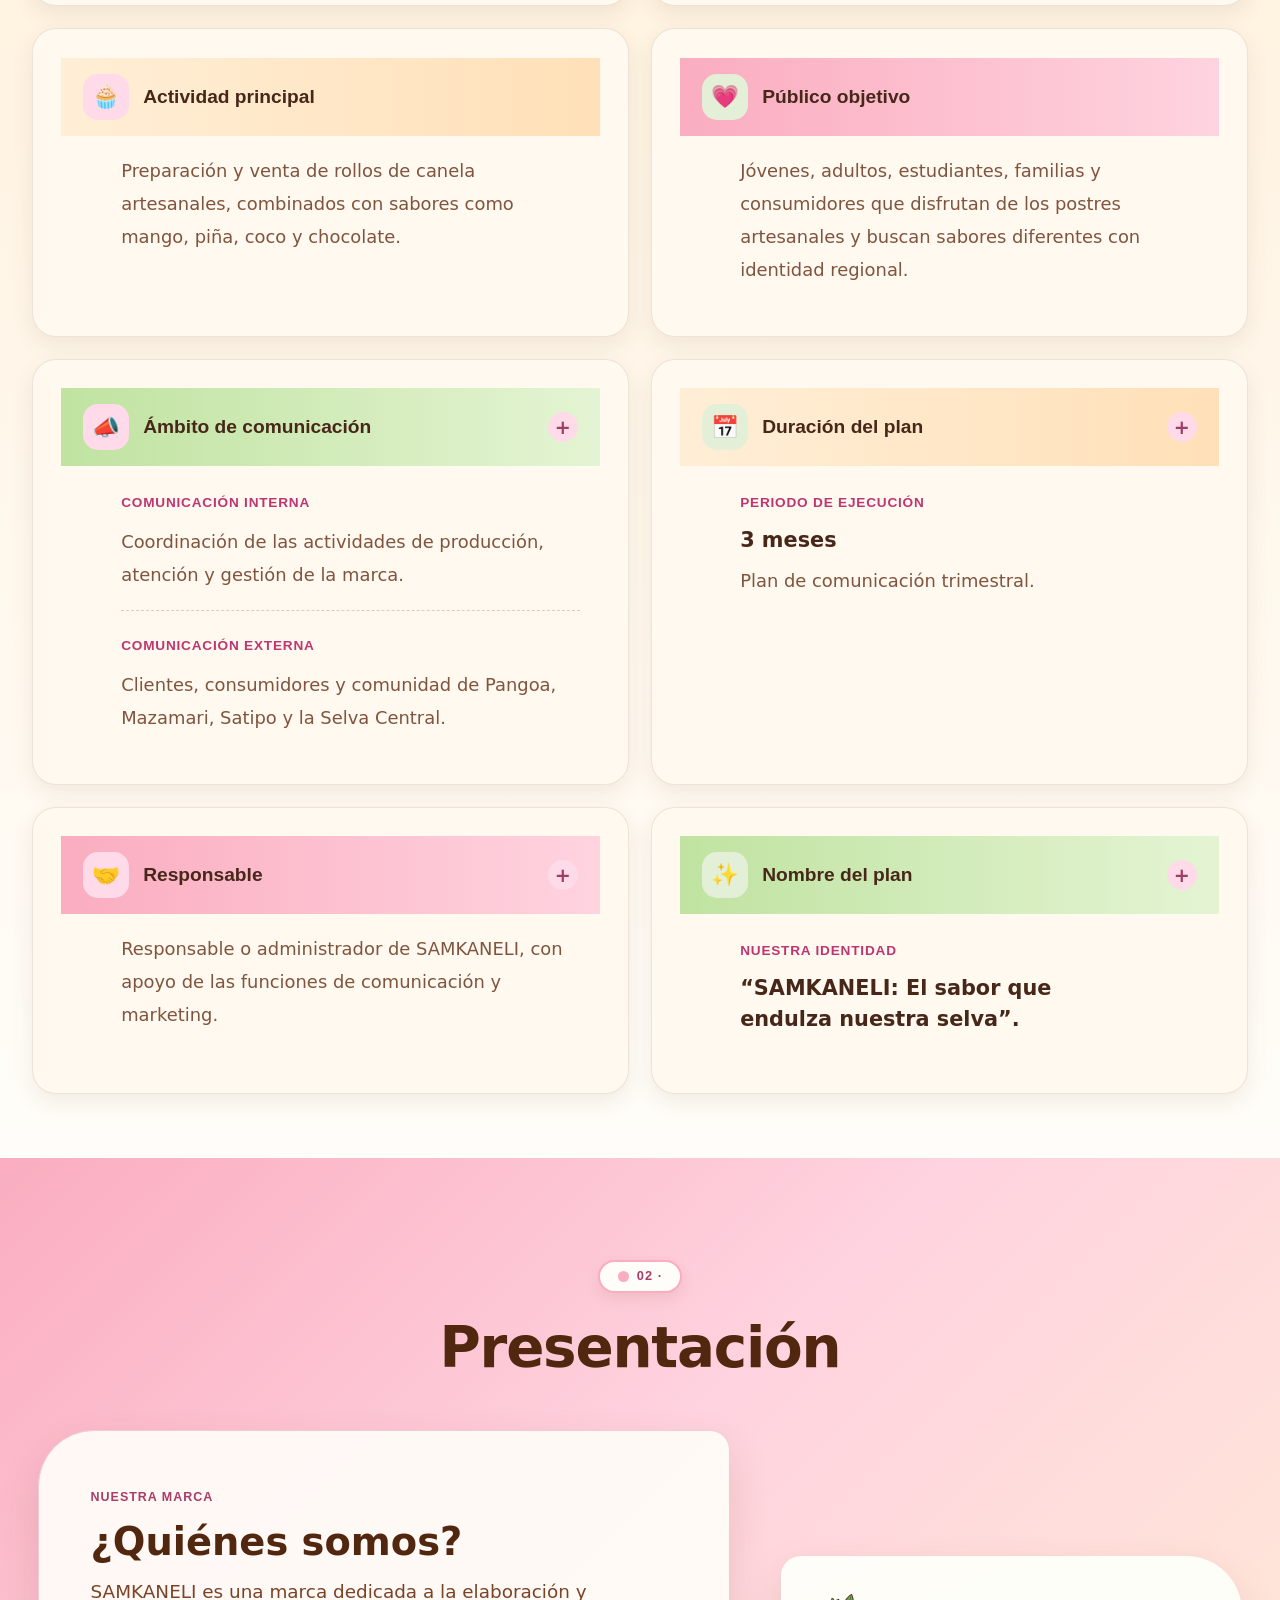
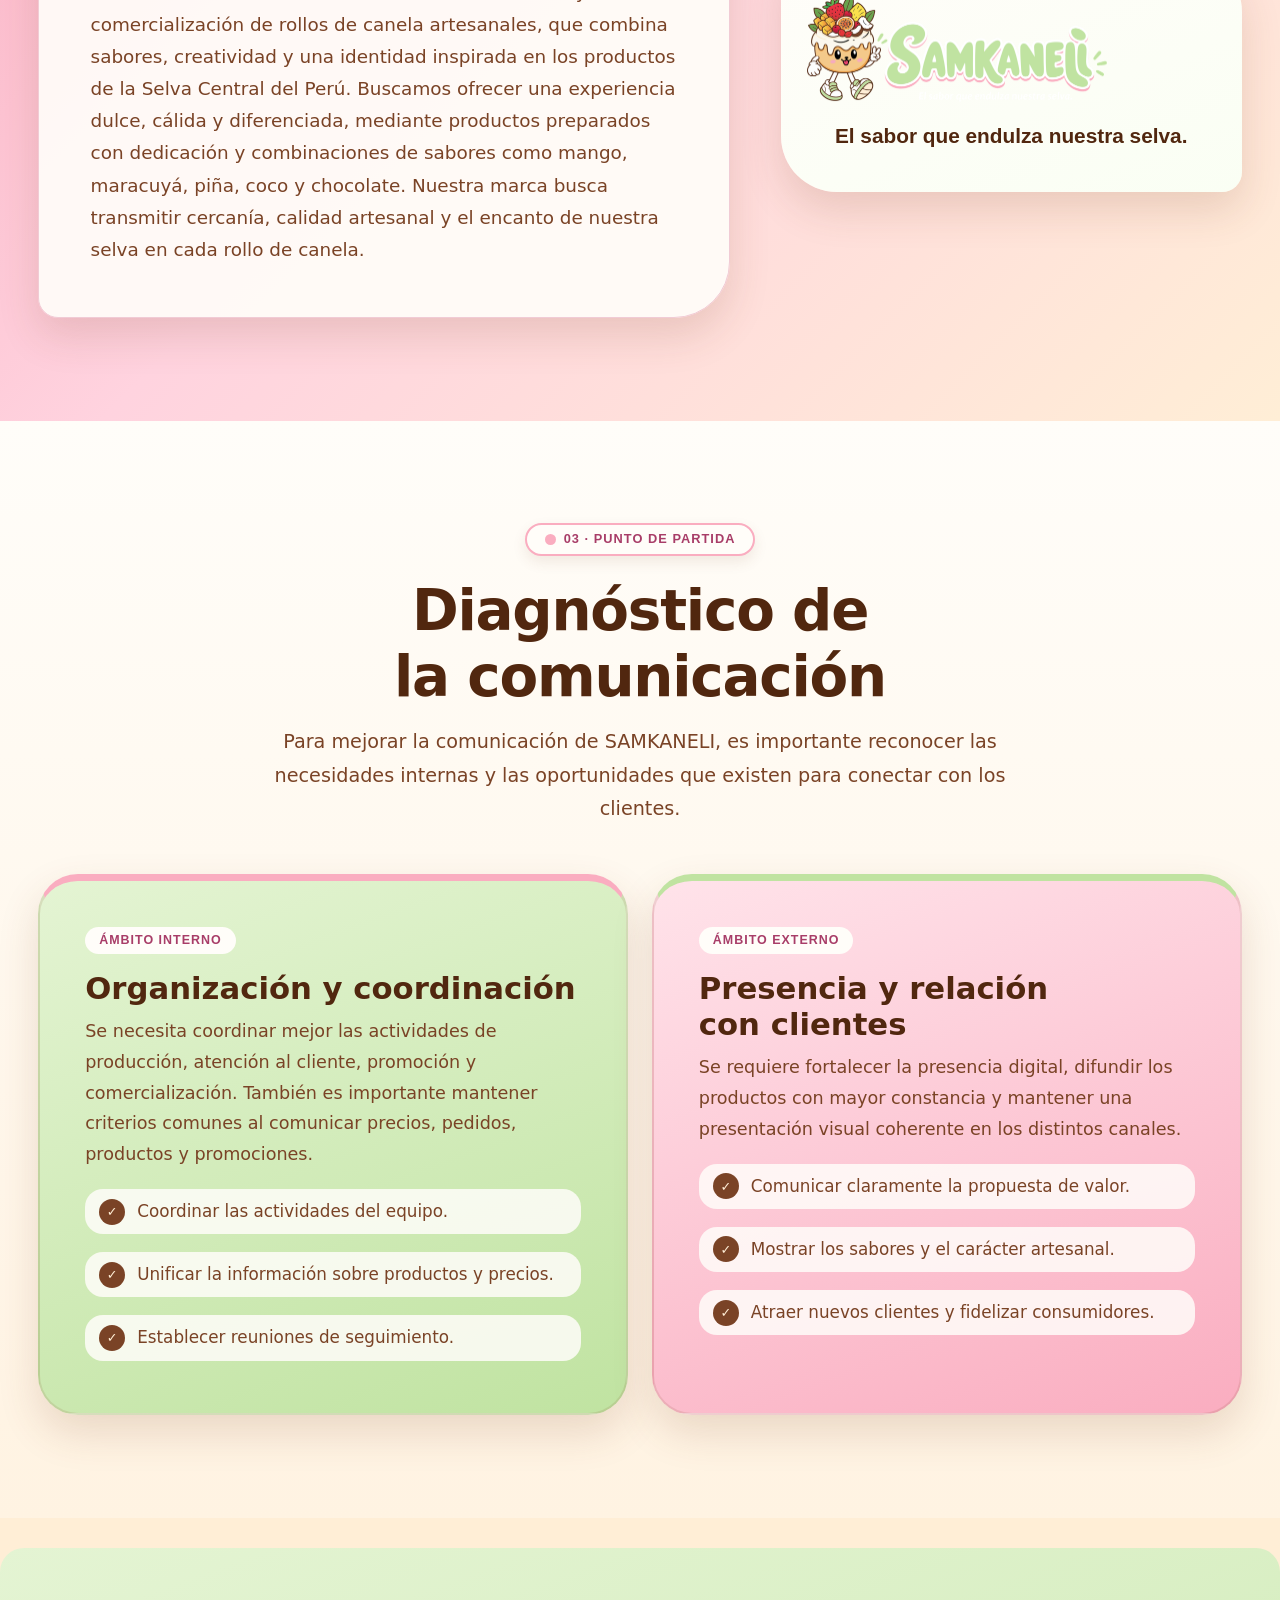
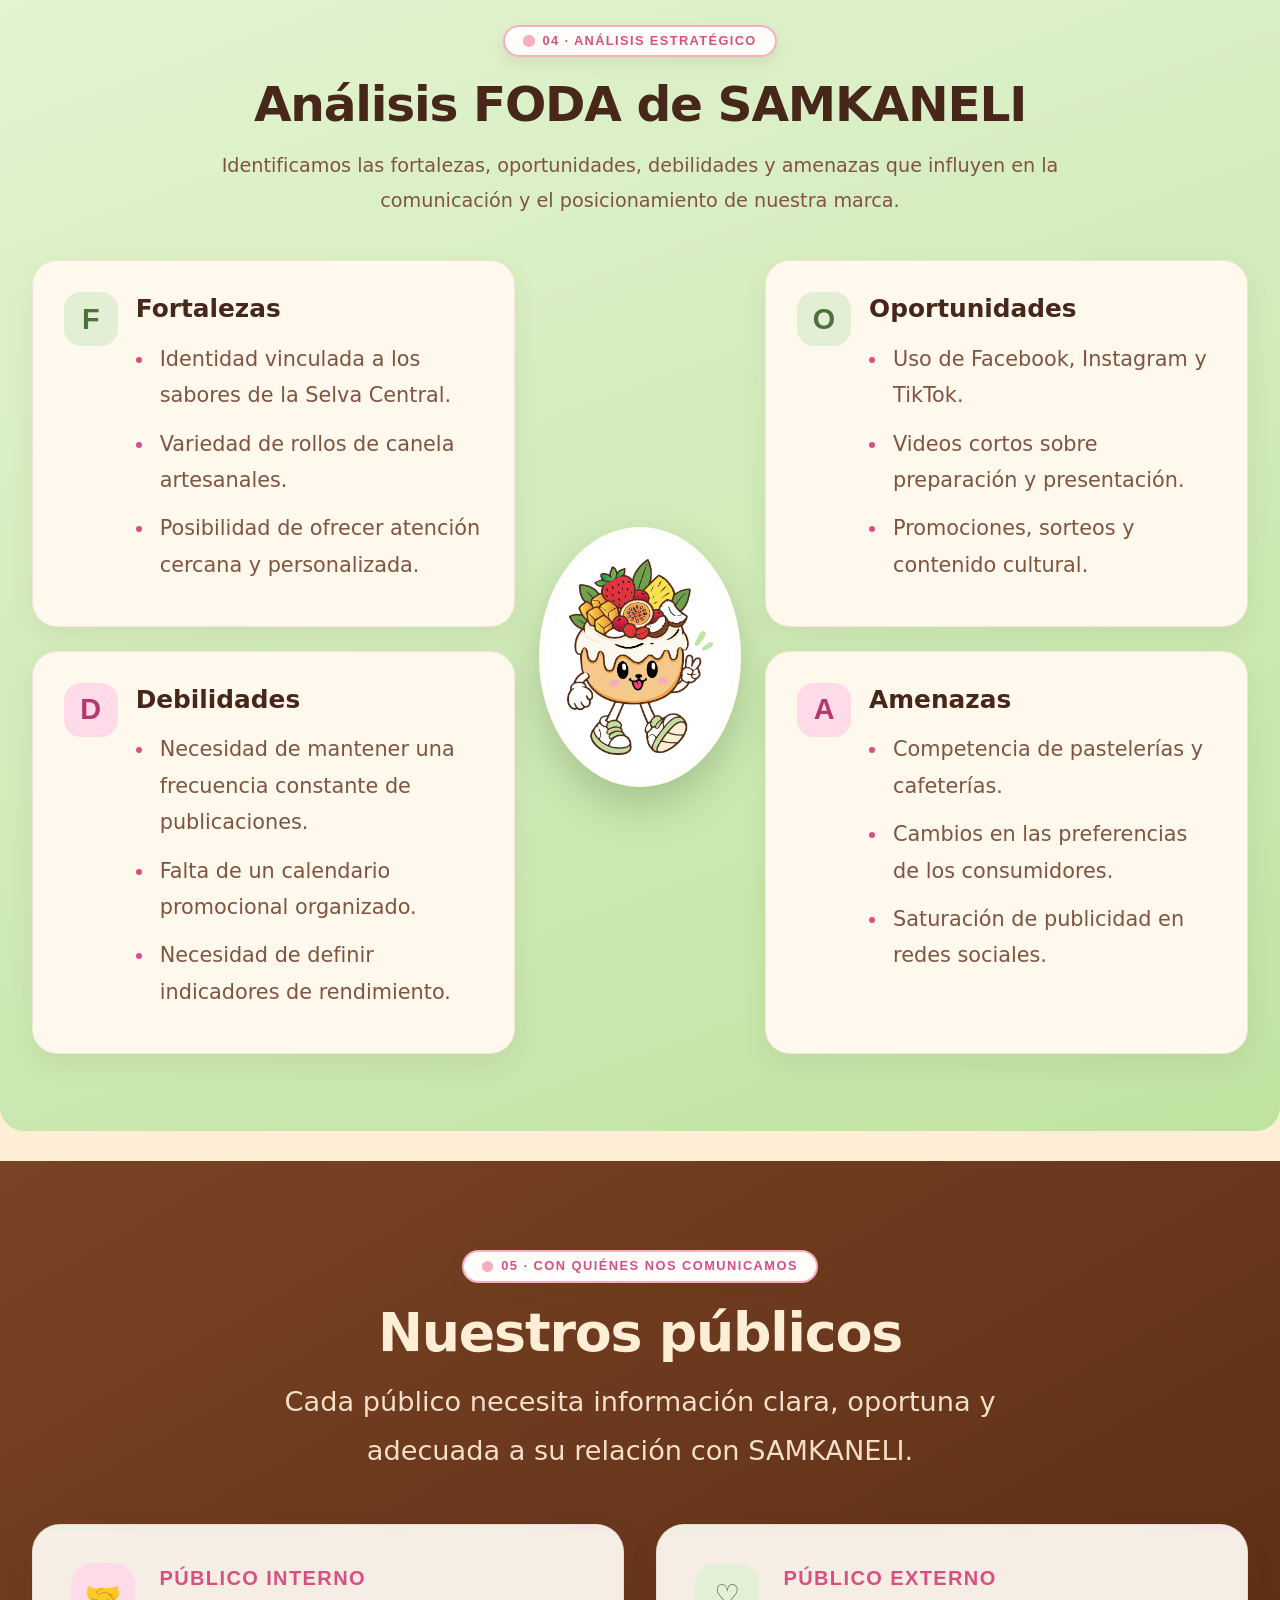
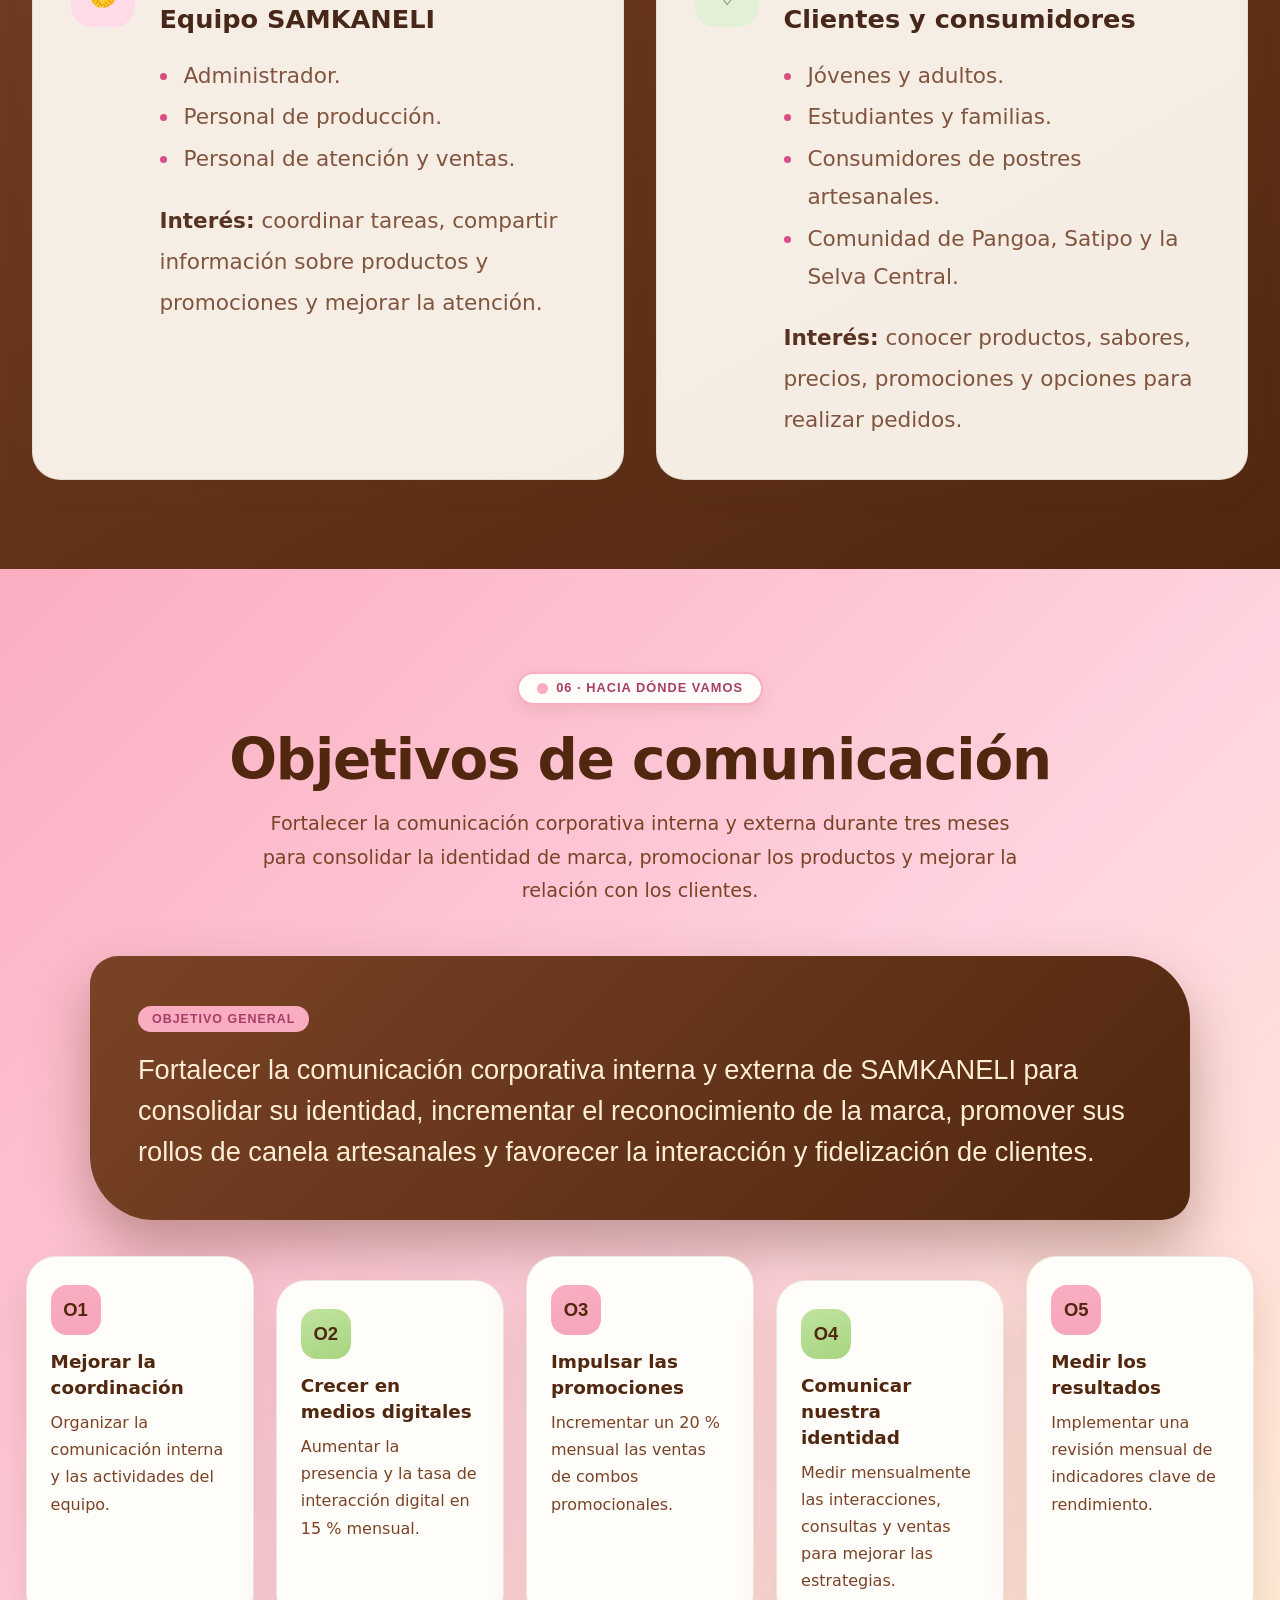
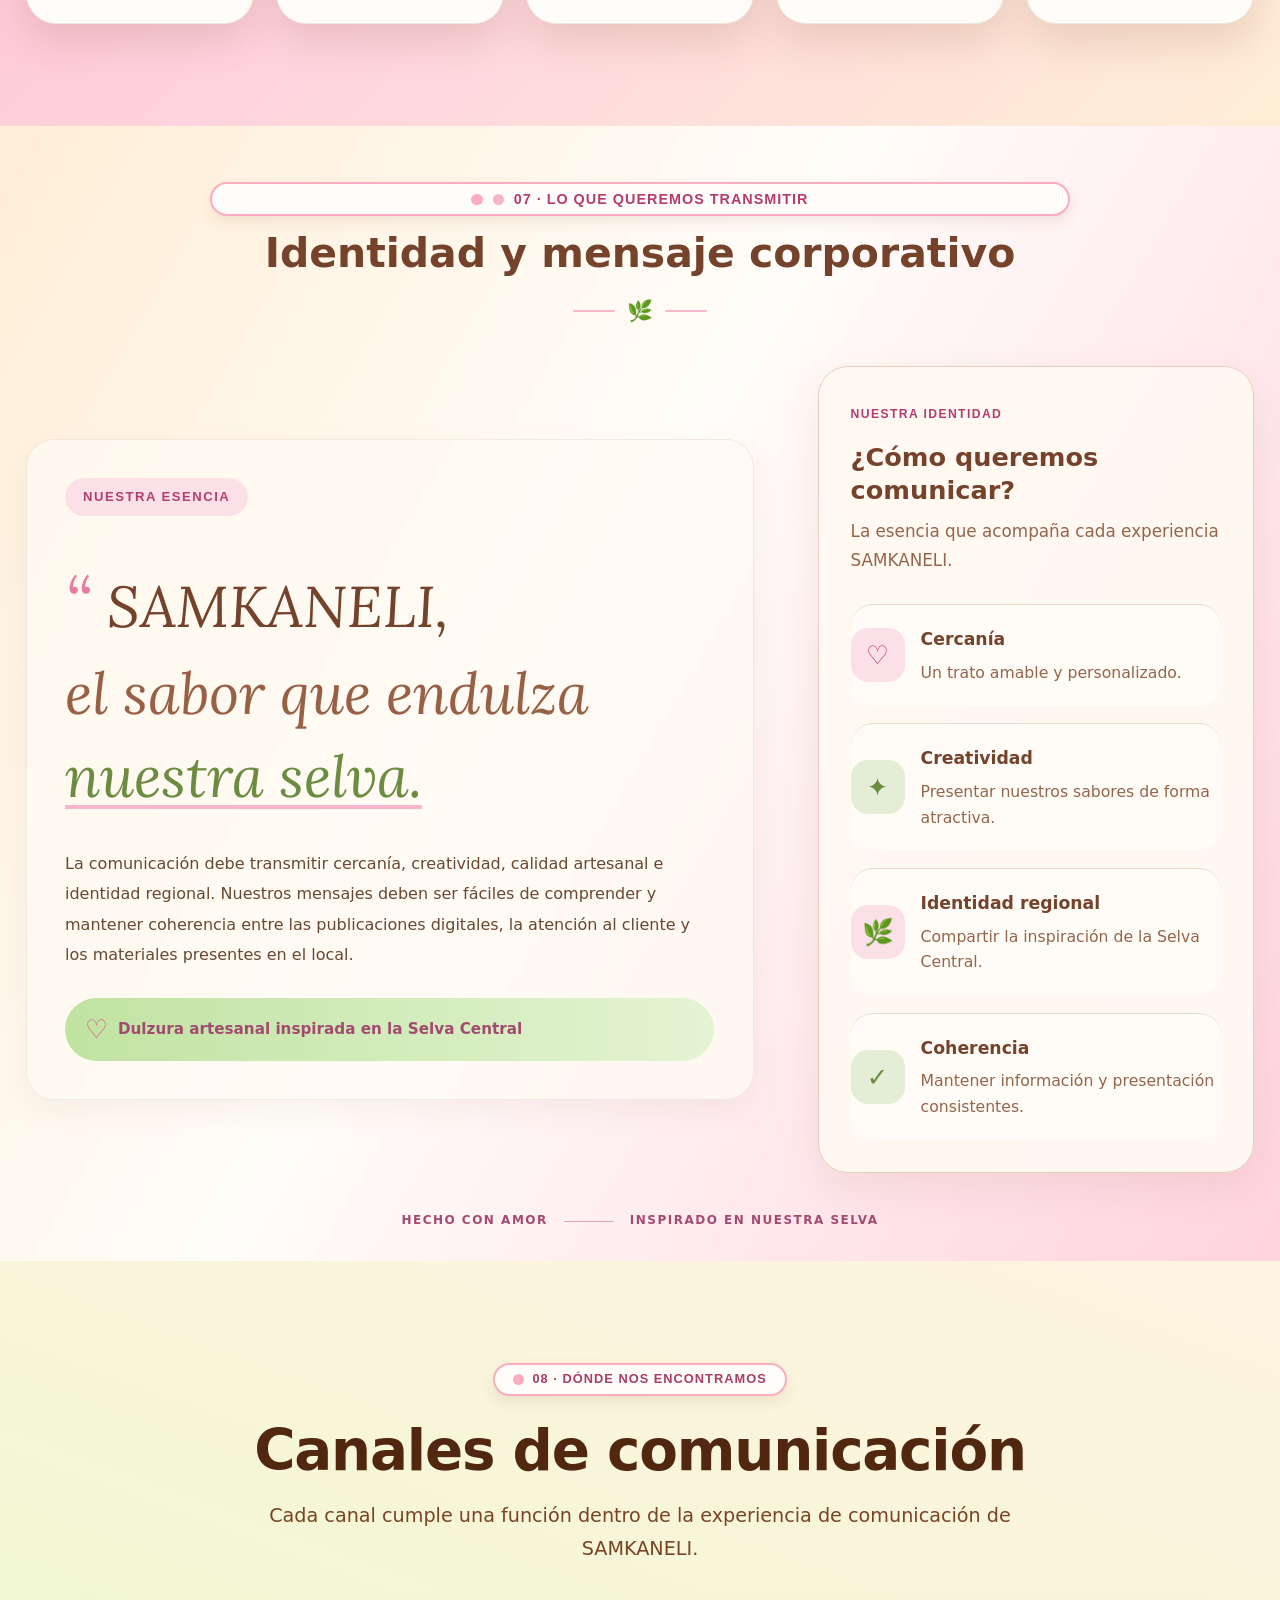
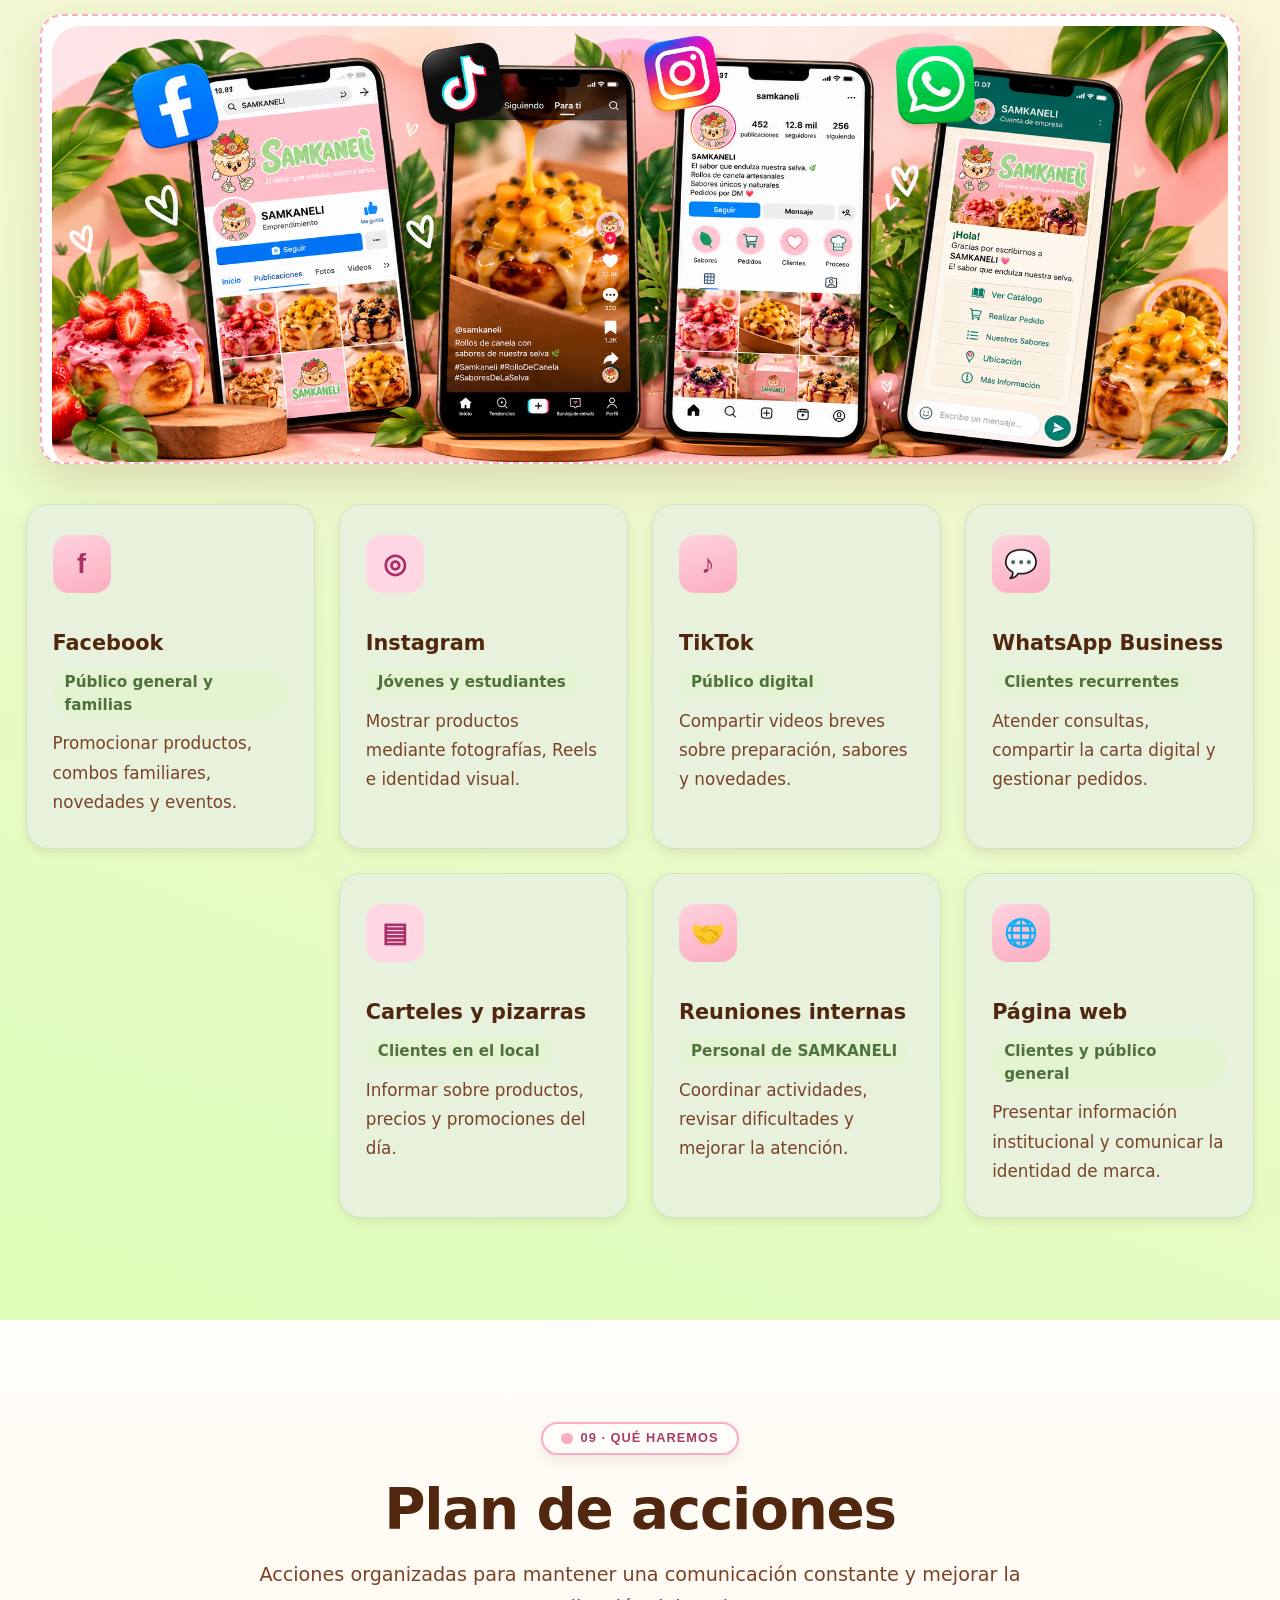
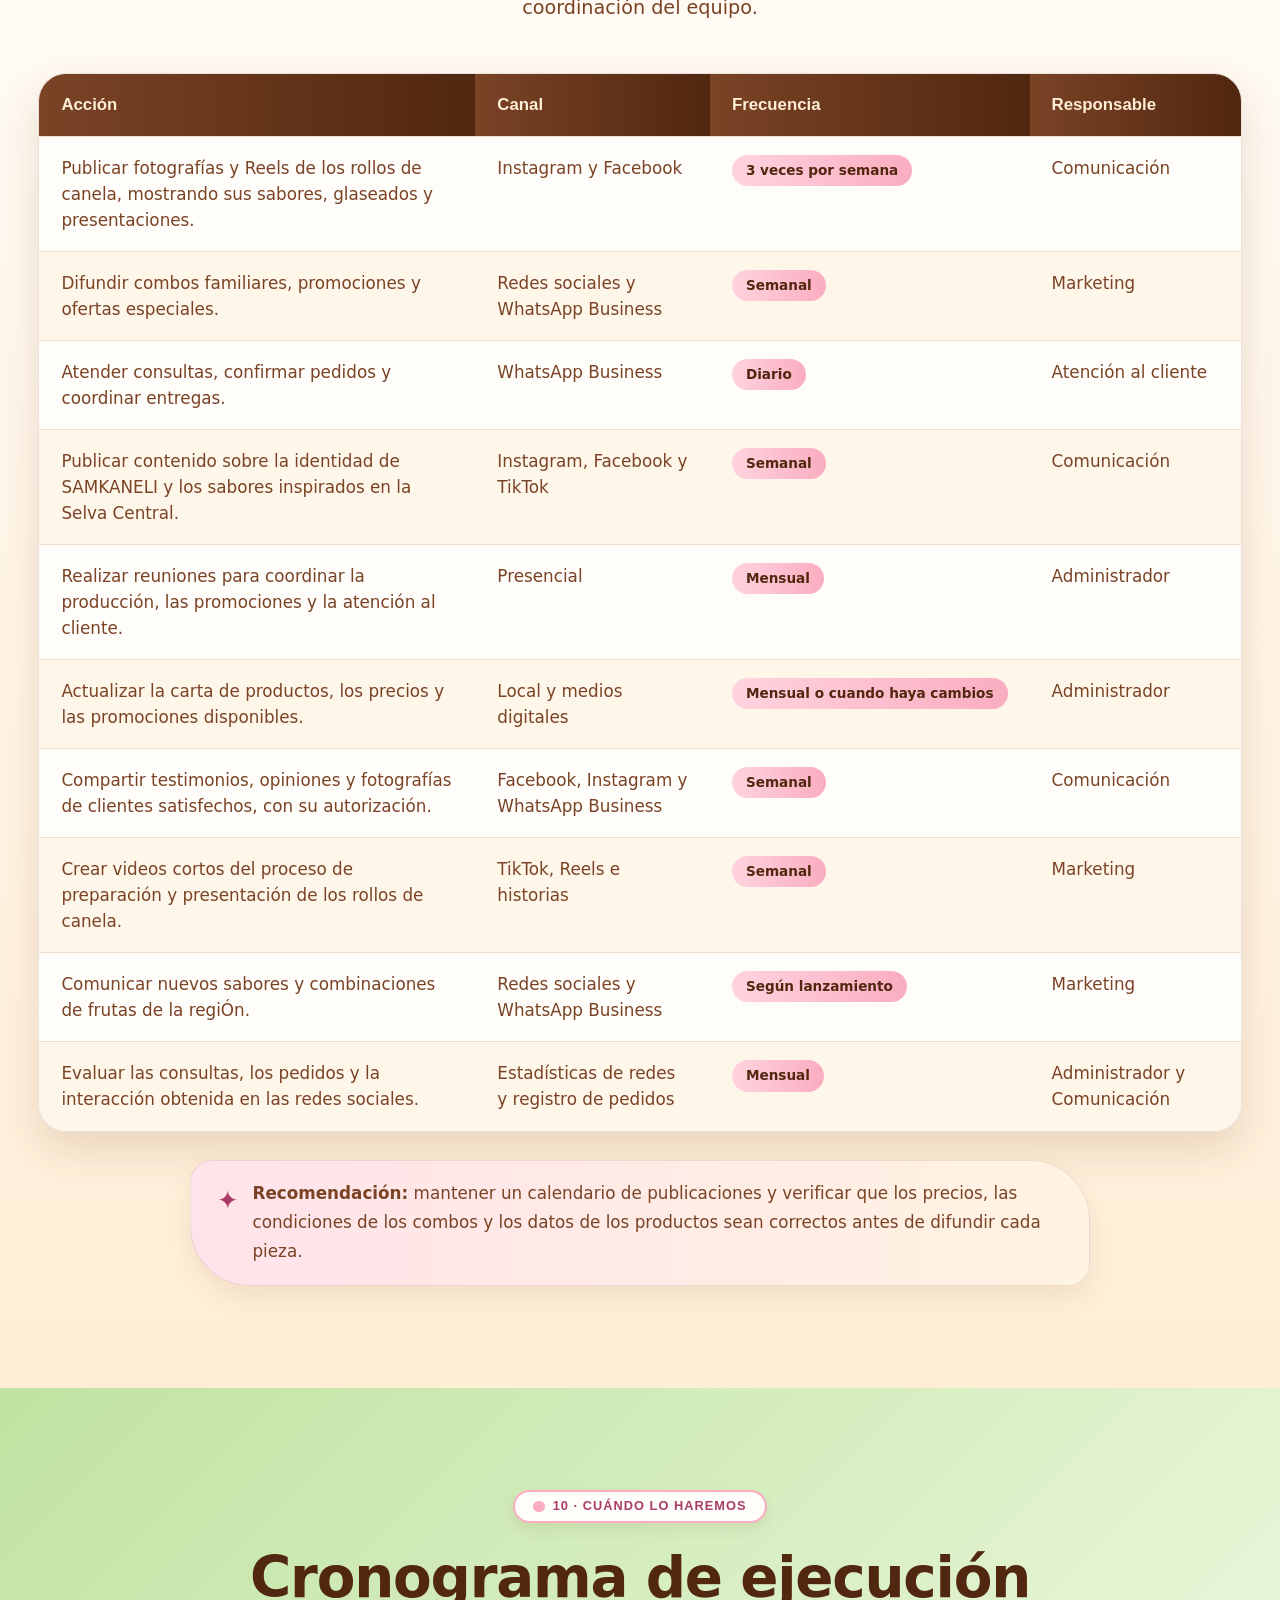
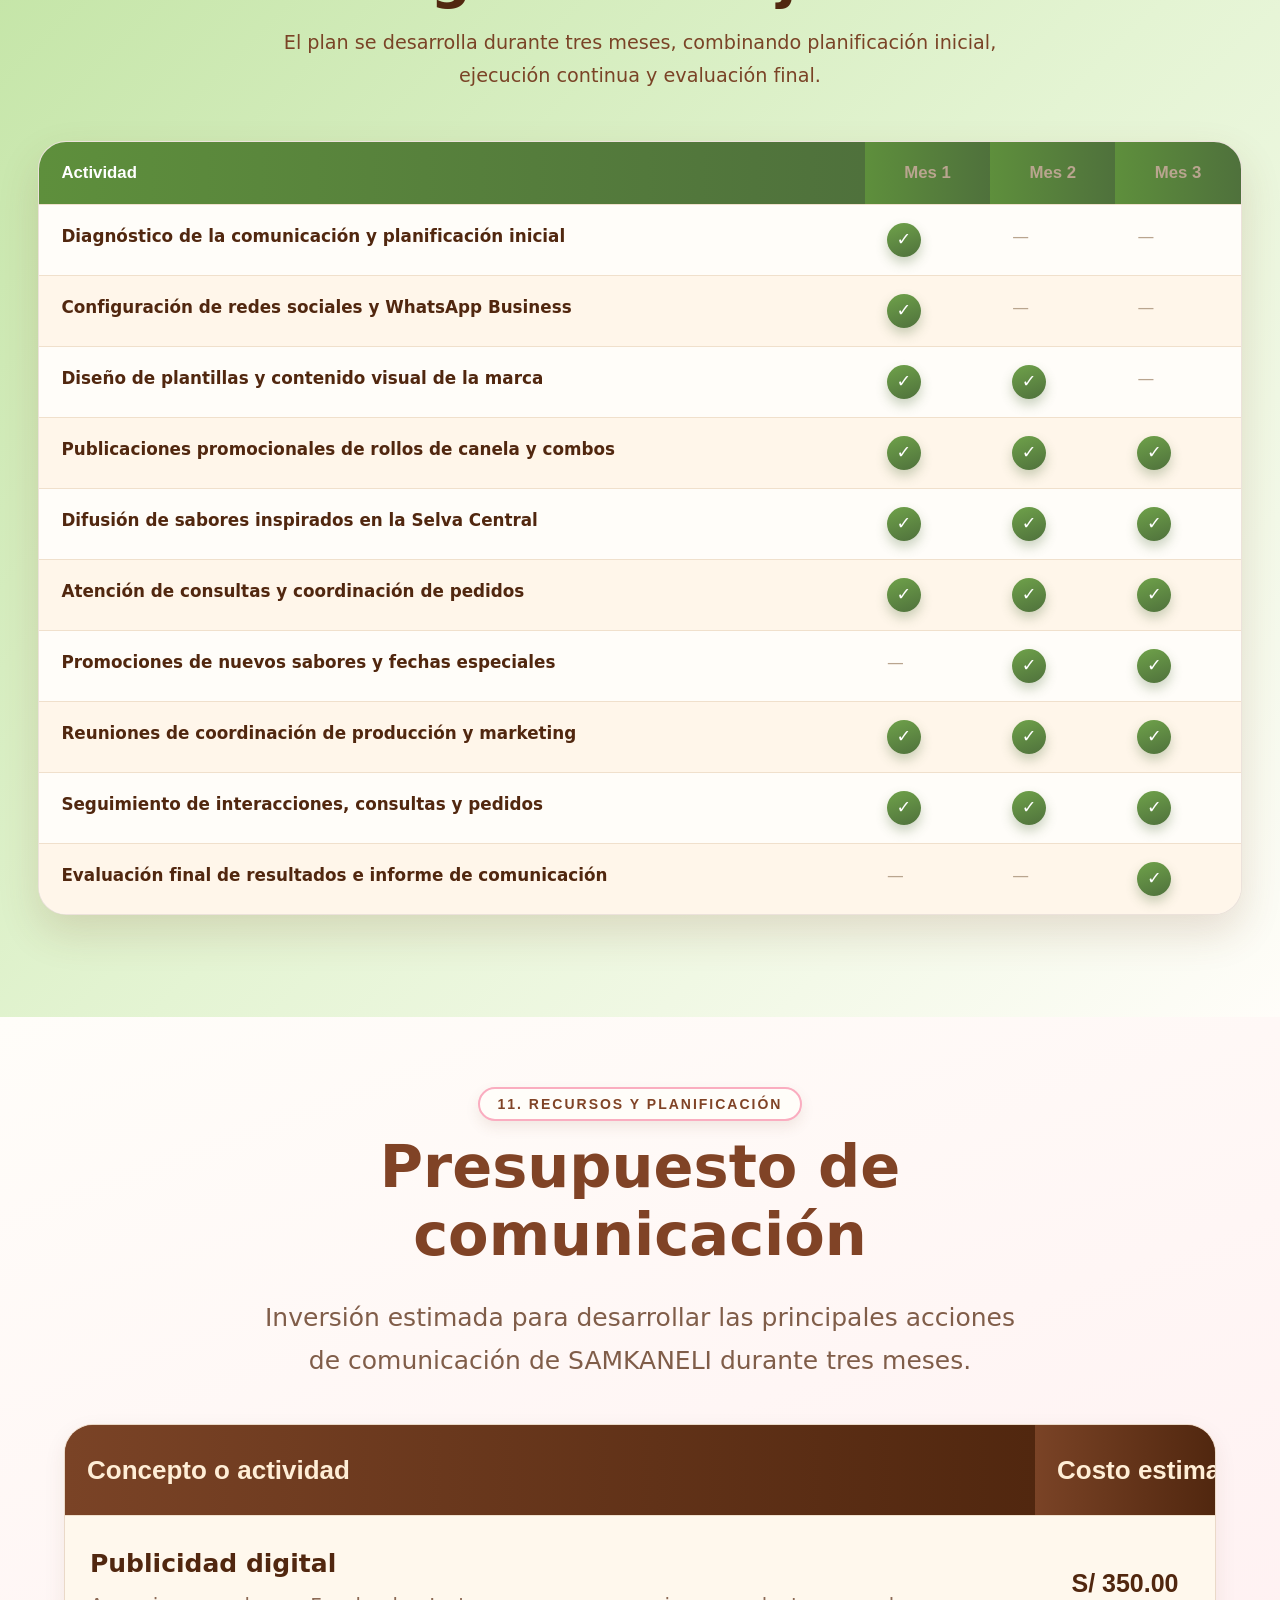
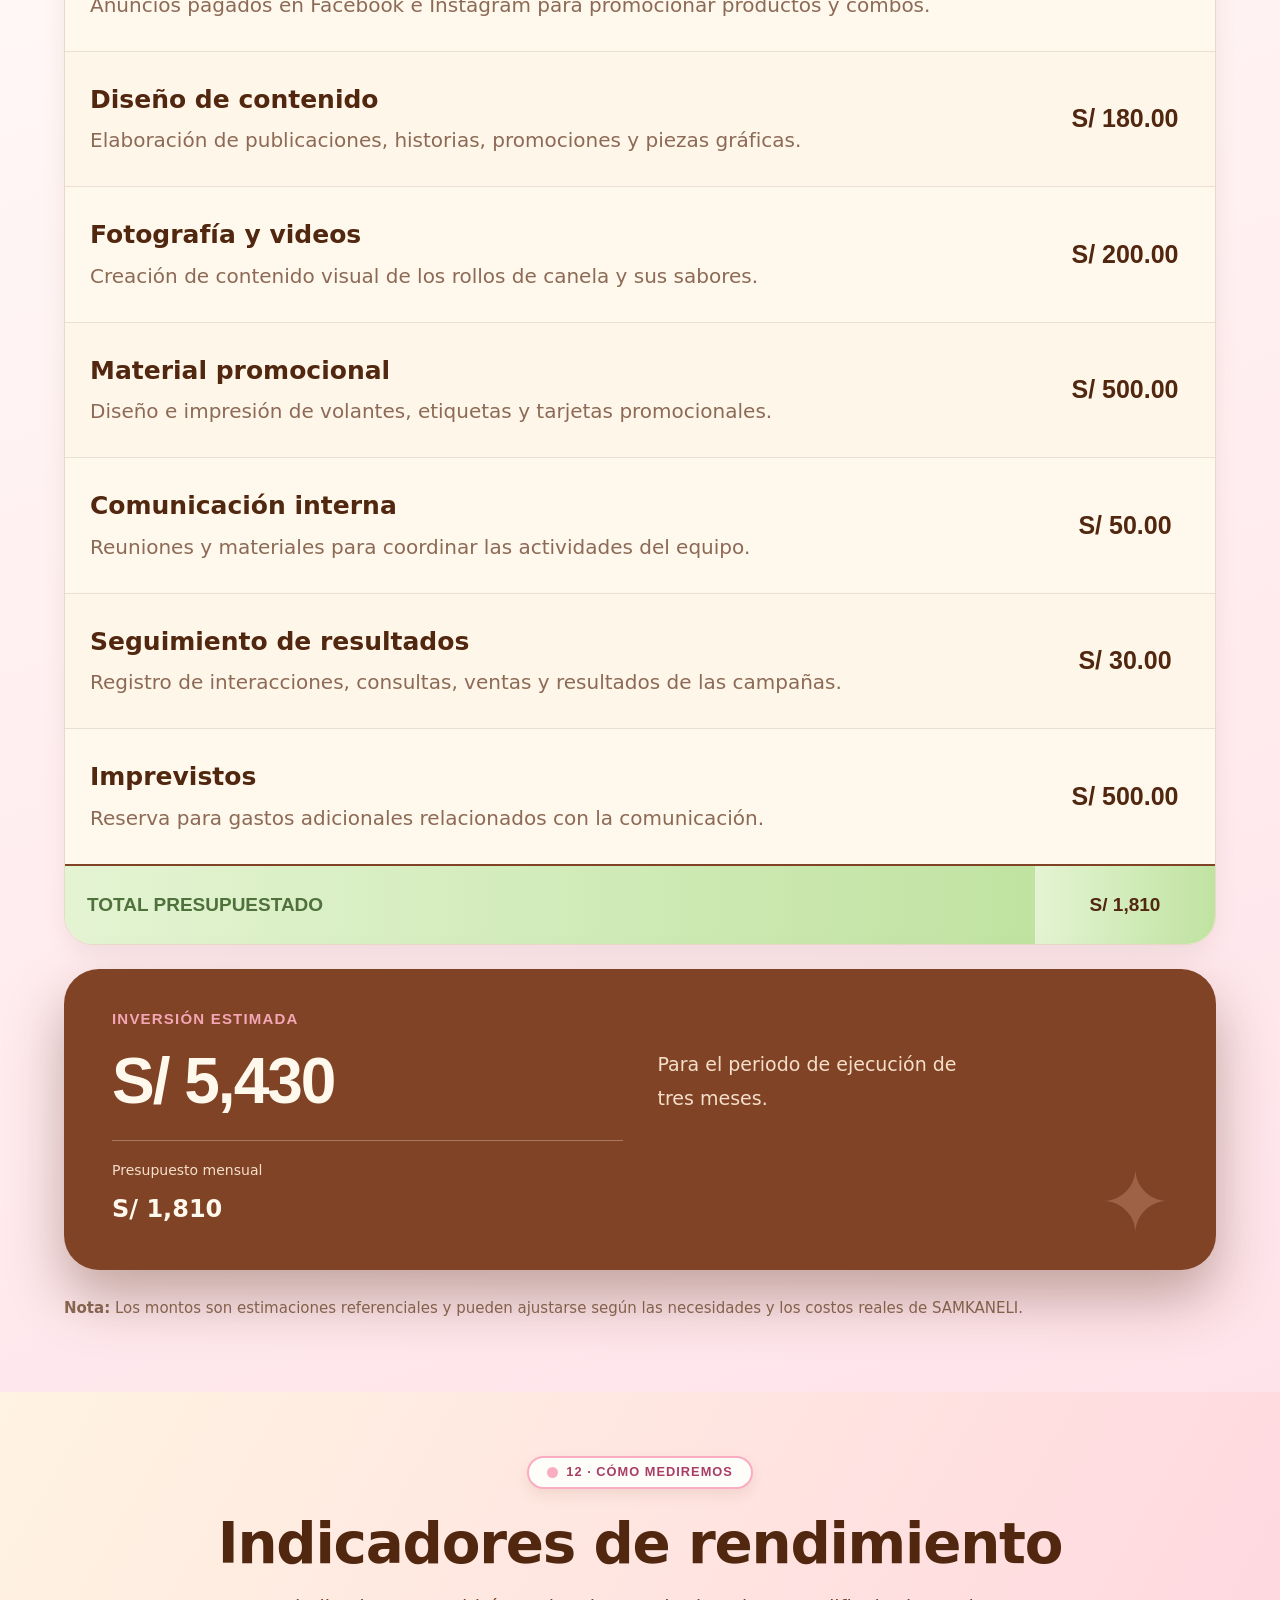
<file: comunicación-corporativa/comunicación-corporativa.html>
<!DOCTYPE html>
<html lang="es">
<head>
  <meta charset="UTF-8">
  <meta name="viewport" content="width=device-width, initial-scale=1.0">
  <link rel="icon" type="image/png" href="../img/mascota/mascota.png">
  <link rel="preconnect" href="https://fonts.googleapis.com">
<link rel="preconnect" href="https://fonts.gstatic.com" crossorigin>
<link href="https://fonts.googleapis.com/css2?family=Lora:ital,wght@1,600&display=swap" rel="stylesheet">

  <meta
    name="description"
    content="Plan de comunicación corporativa de SAMKANELI: identidad, públicos, canales, acciones, cronograma e indicadores."
  >

  <title>Comunicación corporativa | SAMKANELI</title>

  <link rel="stylesheet" href="../global.css">
  <link rel="stylesheet" href="../comunicación-corporativa/comunicación-corporativa.css">

  <script>
    document.documentElement.classList.add("js");
  </script>
</head>

<body data-page="comunicacion-corporativa">

  <a class="skip" href="#contenido">Saltar al contenido</a>

  <!-- =====================================================
       CABECERA Y MENÚ PRINCIPAL
  ====================================================== -->
  <header class="site-header">
    <div class="bar">

      <a
        class="brand"
        href="../index.html"
        aria-label="SAMKANELI, ir al inicio"
      >
        <img
          src="../img/logo/imagotipo-transparente.png"
          alt="Logotipo de SAMKANELI"
        >
      </a>

      <button
        class="nav-toggle"
        type="button"
        aria-label="Abrir menú"
        aria-controls="menu"
        aria-expanded="false"
      >
        <span></span>
        <span></span>
        <span></span>
      </button>

      <nav class="nav" id="menu" aria-label="Navegación principal">
        <ul>
          <li>
            <a href="../index.html">Inicio</a>
          </li>

          <li class="has-sub">
            <button
              class="sub-btn"
              type="button"
              aria-expanded="false"
              aria-haspopup="true"
            >
              La marca <span aria-hidden="true">▾</span>
            </button>

            <ul class="sub">
              <li><a href="../empresa/empresa.html">Empresa</a></li>
              <li><a href="../publico-objetivo/publico-objetivo.html">Público objetivo</a></li>
              <li><a href="../identidad-corporativa/identidad-corporativa.html">Identidad corporativa</a></li>
              <li><a href="../identidad-visual/identidad-visual.html">Identidad visual</a></li>
              <li><a href="../imagen-institucional/imagen-institucional.html">Imagen institucional</a></li>
            </ul>
          </li>

          <li><a href="../aplicaciones/aplicaciones.html">Aplicaciones</a></li>
          <li><a href="../comunicacion/comunicacion.html">Comunicación</a></li>
          <li><a href="../manual-identidad/manual-identidad.html">Manual de identidad</a></li>
          <li><a href="../propuestas/propuestas.html">Propuestas de mejora</a></li>
          <li><a href="../comunicación-corporativa/comunicación-corporativa.html" aria-current="page">
              Comunicación corporativa
            </a>
          </li>
          <li>
            <a href="../contacto/contacto.html">Contacto</a>
          </li>
             <li>
        <a href="../auditoria-imagen/auditoria-imagen.html">
auditoria de imagen
        </a>
      </li>
       <li>
        <a href="../analisis-de-imagen/analisis-imagen.html">
analisis de imagen
        </a>
      </li>
      <li>
  <a href="../imagologia·iconologia·imagenverbal/imagologia·iconologia·imagenverbal.html">
    Imagología · Iconología · Imagen verbal
  </a>
</li>
        </ul>
      </nav>

    </div>
  </header>

  <main id="contenido" class="cc-page">

    <!-- =====================================================
         PORTADA
    ====================================================== -->
    <section class="cc" id="portada">
  <span class="cc-blob cc-blob--a" aria-hidden="true"></span>
  <span class="cc-blob cc-blob--b" aria-hidden="true"></span>
  <span class="cc-blob cc-blob--c" aria-hidden="true"></span>
  <span class="cc-leaf" style="left:3%;top:12%;--r:-20deg;--t:15s" aria-hidden="true"></span>
  <span class="cc-leaf cc-leaf--p" style="left:46%;top:6%;width:46px;height:26px;--r:60deg;--t:12s;--d:-3s" aria-hidden="true"></span>
  <span class="cc-leaf" style="left:5%;bottom:6%;width:120px;height:66px;--r:70deg;--t:19s;--d:-5s" aria-hidden="true"></span>
  <span class="cc-leaf" style="right:3%;top:8%;width:70px;height:40px;--r:20deg;--t:14s;--d:-8s" aria-hidden="true"></span>
  <span class="cc-leaf cc-leaf--p" style="right:3%;bottom:8%;width:54px;height:30px;--r:-40deg;--t:17s;--d:-2s" aria-hidden="true"></span>

  <div class="cc-wrap">
    <div class="cc-texto">
      <div class="cc-tags">
        <span class="cc-tag cc-tag--a"><i></i>SAMKANELI · Plan estratégico</span>
        <span class="cc-tag cc-tag--b">Comunicación interna y externa</span>
      </div>

      <h1 class="cc-title">Comunicación <span>corporativa</span></h1>
      <p class="cc-sub">Una comunicación cercana, coherente y creativa para fortalecer nuestra marca, conectar con nuestros clientes y compartir los sabores de la Selva Central.</p>

      <p class="cc-eslogan"><b>✦</b> El sabor que endulza nuestra selva.</p>

      <div class="cc-btns">
        <a class="cc-btn" href="#plan">Conocer el plan</a>
        <a class="cc-btn cc-btn--rosa" href="#acciones">Ver las acciones</a>
      </div>
    </div>

    <div class="cc-visual">
      <span class="cc-glow" aria-hidden="true"></span>

      <!-- Tarjeta que ya tenías -->
      <article class="cc-card">
        <span class="cc-icono" aria-hidden="true">💬</span>
        <p class="cc-label">Plan de comunicación</p>
        <h2>12 semanas para comunicar mejor</h2>
        <p class="cc-txt">Organización, contenido, atención al cliente y evaluación continua para una marca con identidad propia.</p>
        <ul class="cc-stats">
          <li><b>3</b>meses</li>
          <li><b>2</b>ámbitos</li>
          <li><b>5</b>objetivos específicos</li>
        </ul>
      </article>

      <!-- Tarjeta nueva con imagen -->
      <figure class="cc-foto">
        <img src="../img/originales/Entrega dulce en Samkaneli.png" alt="Atención cercana al cliente en una tienda SAMKANELI" width="800" height="1000">
        <figcaption>Atención cercana</figcaption>
      </figure>

      <span class="cc-chip" aria-hidden="true">♡ Cerca de ti</span>
    </div>
  </div>
</section>

    <div class="franja-sabores" aria-label="Sabores e identidad de SAMKANELI">
      <div class="franja-sabores-pista">
        <span>✦ COCO</span><span>✦ CHOCOLATE</span><span>✦ CANELA ARTESANAL</span>
        <span>✦ HECHO EN PANGOA</span><span>✦ SELVA CENTRAL</span><span>✦ DULCE Y CERCANO</span>
        <span>✦ MANGO</span><span>✦ PIÑA</span><span>✦ MARACUYÁ</span><span>✦ CAMU CAMU</span>
        <span>✦ COCO</span><span>✦ CHOCOLATE</span><span>✦ CANELA ARTESANAL</span>
        <span>✦ HECHO EN PANGOA</span><span>✦ SELVA CENTRAL</span><span>✦ DULCE Y CERCANO</span>
        <span>✦ MANGO</span><span>✦ PIÑA</span><span>✦ MARACUYÁ</span><span>✦ CAMU CAMU</span>
      </div>
    </div>

    <!-- REEMPLAZA el <nav class="cc-index wrap"> actual (el de las 10 secciones) por este.
     Los enlaces apuntan a los ids que ya existen en tu página. -->
<nav class="cc-index wrap" aria-label="Contenido de esta página">
  <a href="#datos-generales"><b>01</b> Datos generales</a>
  <a href="#plan"><b>02</b> Presentación</a>
  <a href="#diagnostico"><b>03</b> Diagnóstico</a>
  <a href="#foda"><b>04</b> FODA</a>
  <a href="#publicos"><b>05</b> Públicos</a>
  <a href="#objetivos"><b>06</b> Objetivos</a>
  <a href="#mensaje"><b>07</b> Identidad y mensaje</a>
  <a href="#canales"><b>08</b> Canales</a>
  <a href="#acciones"><b>09</b> Plan de acciones</a>
  <a href="#cronograma"><b>10</b> Cronograma</a>
  <a href="#presupuesto"><b>11</b> Presupuesto</a>
  <a href="#indicadores"><b>12</b> KPIs</a>
  <a href="#mejora-continua"><b>13</b> Proceso continuo</a>
  <a href="#fases-modelo"><b>14</b> Fases aplicadas</a>
  <a href="#control-trimestral"><b>15</b> Control trimestral</a>
</nav>


<!-- 1. DATOS GENERALES -->
<section class="cc-section cc-datos" id="datos-generales">
  <div class="wrap">

    <div class="cc-section-head cc-datos-head">
      <span class="cc-eyebrow">
        <span class="cc-dot"></span>
        01 · DATOS GENERALES
      </span>

      <h2>Conoce a SAMKANELI</h2>

      <p>
        La esencia de nuestra marca, nuestros productos y el plan
        que guía nuestra comunicación.
      </p>
    </div>

    <div class="cc-datos-grid">

  <div class="cc-dato-card cc-dato-fijo">
  <div class="cc-dato-cabecera">
    <span class="cc-dato-icon">🏷️</span>
    <span class="cc-dato-titulo">Nombre de la empresa</span>
  </div>
  <div class="cc-dato-contenido">
    <span class="cc-dato-etiqueta">Nuestra empresa</span>
    <h3>SamKaneli s.a.c</h3>
    <p>El sabor que endulza nuestra selva.</p>
  </div>
</div>

   <div class="cc-dato-card cc-dato-fijo">
  <div class="cc-dato-cabecera">
    <span class="cc-dato-icon">🏷️</span>
    <span class="cc-dato-titulo">Giro del Negocio</span>
  </div>

  <div class="cc-dato-contenido">
    <p>Elaboración y comercialización de rollos de canela artesanales con sabores inspirados en las frutas de la Selva Central.</p>
  </div>
</div>

       <div class="cc-dato-card cc-dato-fijo">
       <div class="cc-dato-cabecera">
          <span class="cc-dato-icon">🧁</span>
     <span class="cc-dato-titulo">Actividad principal</span>
        </div>
        <div class="cc-dato-contenido">
          Preparación y venta de rollos de canela artesanales,
          combinados con sabores como mango, piña, coco y chocolate.
        </div>
      </div>

      
       <div class="cc-dato-card cc-dato-fijo">
       <div class="cc-dato-cabecera">
          <span class="cc-dato-icon">💗</span>
          <span class="cc-dato-titulo">Público objetivo</span>
        </div>
        <div class="cc-dato-contenido">
          Jóvenes, adultos, estudiantes, familias y consumidores que
          disfrutan de los postres artesanales y buscan sabores
          diferentes con identidad regional.
        </div>
      </div>

      <div class="cc-dato-card cc-dato-fijo">
       <div class="cc-dato-cabecera">
          <span class="cc-dato-icon">📣</span>
          <span class="cc-dato-titulo">Ámbito de comunicación</span>
          <span class="cc-dato-flecha">+</span>
        </div>
        <div class="cc-dato-contenido">
          <div class="cc-dato-subbloque">
            <span class="cc-dato-etiqueta">Comunicación interna</span>
            <p>
              Coordinación de las actividades de producción,
              atención y gestión de la marca.
            </p>
          </div>
          <div class="cc-dato-subbloque">
            <span class="cc-dato-etiqueta">Comunicación externa</span>
            <p>
              Clientes, consumidores y comunidad de Pangoa, Mazamari,
              Satipo y la Selva Central.
            </p>
          </div>
        </div>
      </div>

      
      <div class="cc-dato-card cc-dato-fijo">
       <div class="cc-dato-cabecera">
          <span class="cc-dato-icon">📅</span>
          <span class="cc-dato-titulo">Duración del plan</span>
          <span class="cc-dato-flecha">+</span>
         </div>
        <div class="cc-dato-contenido">
          <span class="cc-dato-etiqueta">Periodo de ejecución</span>
          <h3>3 meses</h3>
          <p>Plan de comunicación trimestral.</p>
        </div>
      </div>

     <div class="cc-dato-card cc-dato-fijo">
       <div class="cc-dato-cabecera">
          <span class="cc-dato-icon">🤝</span>
          <span class="cc-dato-titulo">Responsable</span>
          <span class="cc-dato-flecha">+</span>
         </div>
        <div class="cc-dato-contenido">
          Responsable o administrador de SAMKANELI, con apoyo de las
          funciones de comunicación y marketing.
        </div>
      </div>

    <div class="cc-dato-card cc-dato-fijo">
       <div class="cc-dato-cabecera">
          <span class="cc-dato-icon">✨</span>
          <span class="cc-dato-titulo">Nombre del plan</span>
          <span class="cc-dato-flecha">+</span>
       </div>
        <div class="cc-dato-contenido">
          <span class="cc-dato-etiqueta">Nuestra identidad</span>
          <h3>“SAMKANELI: El sabor que endulza nuestra selva”.</h3>
        </div>
      </div>

    </div>
  </div>
</section>

    
<!-- =====================================================
     01. PRESENTACIÓN
====================================================== -->
<section class="sec sec--claro" id="plan">
  <div class="wrap">

    <div class="cc-section-heading">
      <p class="eyebrow">02 · </p>
      <h2>Presentación</h2>
    </div>

    <div class="cc-message-layout cc-presentacion-layout">

      <!-- LADO IZQUIERDO: QUIÉNES SOMOS -->
      
<div class="cc-quienes-somos">
  <span class="cc-dato-etiqueta">Nuestra marca</span>
  <h3>¿Quiénes somos?</h3>
  <p>
    SAMKANELI es una marca dedicada a la elaboración y comercialización
    de rollos de canela artesanales, que combina sabores, creatividad
    y una identidad inspirada en los productos de la Selva Central del Perú.
    Buscamos ofrecer una experiencia dulce, cálida y diferenciada,
    mediante productos preparados con dedicación y combinaciones de
    sabores como mango, maracuyá, piña, coco y chocolate. Nuestra marca
    busca transmitir cercanía, calidad artesanal y el encanto de nuestra
    selva en cada rollo de canela.
  </p>
</div>


      <!-- LADO DERECHO: ESPACIO PARA EL LOGO Y EL ESLOGAN -->
      <div class="cc-presentacion-marca">

        <div class="cc-presentacion-logo">
          <img
            src="../img/logo/imagotipo-transparente.png"
            alt="Logotipo de SAMKANELI"
            loading="lazy"
          >
        </div>

        <p class="cc-presentacion-eslogan">
          El sabor que endulza nuestra selva.
        </p>

      </div>

    </div>

  </div>
</section>


<!-- =====================================================
     03. DIAGNÓSTICO DE LA COMUNICACIÓN
====================================================== -->
<section class="sec" id="diagnostico">
  <div class="wrap">

    <div class="cc-section-heading">
      <p class="eyebrow">03 · PUNTO DE PARTIDA</p>
      <h2>Diagnóstico de la comunicación</h2>
      <p class="lead">
        Para mejorar la comunicación de SAMKANELI, es importante
        reconocer las necesidades internas y las oportunidades
        que existen para conectar con los clientes.
      </p>
    </div>

    <div class="grid g2 cc-diagnosis-grid">

      <!-- ÁMBITO INTERNO -->
      <article class="cc-diagnosis-card cc-diagnosis-internal">
        <span class="cc-diagnosis-tag">ÁMBITO INTERNO</span>
        <h3>Organización y coordinación</h3>
        <p>
          Se necesita coordinar mejor las actividades de producción,
          atención al cliente, promoción y comercialización.
          También es importante mantener criterios comunes al
          comunicar precios, pedidos, productos y promociones.
        </p>
        <ul class="check-list">
          <li>Coordinar las actividades del equipo.</li>
          <li>Unificar la información sobre productos y precios.</li>
          <li>Establecer reuniones de seguimiento.</li>
        </ul>
      </article>

      <!-- ÁMBITO EXTERNO -->
      <article class="cc-diagnosis-card cc-diagnosis-external">
        <span class="cc-diagnosis-tag">ÁMBITO EXTERNO</span>
        <h3>Presencia y relación con clientes</h3>
        <p>
          Se requiere fortalecer la presencia digital, difundir
          los productos con mayor constancia y mantener una
          presentación visual coherente en los distintos canales.
        </p>
        <ul class="check-list">
          <li>Comunicar claramente la propuesta de valor.</li>
          <li>Mostrar los sabores y el carácter artesanal.</li>
          <li>Atraer nuevos clientes y fidelizar consumidores.</li>
        </ul>
      </article>

    </div>

  </div>
</section>


<!-- =====================================================
     04. ANÁLISIS FODA
====================================================== -->
<section class="sec" id="foda">
  <div class="wrap">

    <!-- ENCABEZADO -->
    <div class="cc-section-heading">
      <p class="eyebrow">04 · ANÁLISIS ESTRATÉGICO</p>
      <h2>Análisis FODA de SAMKANELI</h2>
      <p class="lead">
        Identificamos las fortalezas, oportunidades, debilidades
        y amenazas que influyen en la comunicación y el
        posicionamiento de nuestra marca.
      </p>
    </div>

    <!-- CUADRÍCULA DEL FODA -->
    <div class="cc-foda-grid">

      <!-- 1. FORTALEZAS: ARRIBA A LA IZQUIERDA -->
      <article class="cc-foda-item cc-foda-strength">
        <span>F</span>
        <div>
          <h4>Fortalezas</h4>
          <ul>
            <li>Identidad vinculada a los sabores de la Selva Central.</li>
            <li>Variedad de rollos de canela artesanales.</li>
            <li>Posibilidad de ofrecer atención cercana y personalizada.</li>
          </ul>
        </div>
      </article>

      <!-- 2. OPORTUNIDADES: ARRIBA A LA DERECHA -->
      <article class="cc-foda-item cc-foda-opportunity">
        <span>O</span>
        <div>
          <h4>Oportunidades</h4>
          <ul>
            <li>Uso de Facebook, Instagram y TikTok.</li>
            <li>Videos cortos sobre preparación y presentación.</li>
            <li>Promociones, sorteos y contenido cultural.</li>
          </ul>
        </div>
      </article>

      <!-- 3. IMAGEN CENTRAL -->
      <div class="cc-foda-image">
        <img
          src="../img/originales/SAMKANELI.png"
          alt="Logotipo de SAMKANELI"
          loading="lazy"
        >
      </div>

      <!-- 4. DEBILIDADES: ABAJO A LA IZQUIERDA -->
      <article class="cc-foda-item cc-foda-weakness">
        <span>D</span>
        <div>
          <h4>Debilidades</h4>
          <ul>
            <li>Necesidad de mantener una frecuencia constante de publicaciones.</li>
            <li>Falta de un calendario promocional organizado.</li>
            <li>Necesidad de definir indicadores de rendimiento.</li>
          </ul>
        </div>
      </article>

      <!-- 5. AMENAZAS: ABAJO A LA DERECHA -->
      <article class="cc-foda-item cc-foda-threat">
        <span>A</span>
        <div>
          <h4>Amenazas</h4>
          <ul>
            <li>Competencia de pastelerías y cafeterías.</li>
            <li>Cambios en las preferencias de los consumidores.</li>
            <li>Saturación de publicidad en redes sociales.</li>
          </ul>
        </div>
      </article>

    </div>

  </div>
</section>

<!-- =====================================================
         04. PÚBLICOS
    ====================================================== -->
    <section class="sec" id="publicos">
      <div class="wrap">

        <div class="cc-section-heading">
          <p class="eyebrow">05 · CON QUIÉNES NOS COMUNICAMOS</p>
          <h2>Nuestros públicos</h2>
          <p class="lead">
            Cada público necesita información clara, oportuna y adecuada
            a su relación con SAMKANELI.
          </p>
        </div>

        <div class="grid g2 cc-audiences">

          <article class="cc-audience-card">
            <div class="cc-audience-icon" aria-hidden="true">🤝</div>
            <div>
              <span class="cc-audience-type">PÚBLICO INTERNO</span>
              <h3>Equipo SAMKANELI</h3>
              <ul>
                <li>Administrador.</li>
                <li>Personal de producción.</li>
                <li>Personal de atención y ventas.</li>
              </ul>
              <p>
                <strong>Interés:</strong> coordinar tareas, compartir
                información sobre productos y promociones y mejorar la atención.
              </p>
            </div>
          </article>

          <article class="cc-audience-card">
            <div class="cc-audience-icon" aria-hidden="true">♡</div>
            <div>
              <span class="cc-audience-type">PÚBLICO EXTERNO</span>
              <h3>Clientes y consumidores</h3>
              <ul>
                <li>Jóvenes y adultos.</li>
                <li>Estudiantes y familias.</li>
                <li>Consumidores de postres artesanales.</li>
                <li>Comunidad de Pangoa, Satipo y la Selva Central.</li>
              </ul>
              <p>
                <strong>Interés:</strong> conocer productos, sabores,
                precios, promociones y opciones para realizar pedidos.
              </p>
            </div>
          </article>

        </div>

      </div>
    </section>


    <!-- =====================================================
         03. OBJETIVOS
    ====================================================== -->
    <section class="sec sec--rosa" id="objetivos">
      <div class="wrap">

        <div class="cc-section-heading">
          <p class="eyebrow">06 · HACIA DÓNDE VAMOS</p>
          <h2>Objetivos de comunicación</h2>
          <p class="lead">
            Fortalecer la comunicación corporativa interna y externa
            durante tres meses para consolidar la identidad de marca,
            promocionar los productos y mejorar la relación con los clientes.
          </p>
        </div>

        <article class="cc-objective-main">
          <span class="cc-objective-label">OBJETIVO GENERAL</span>
          <p>
            Fortalecer la comunicación corporativa interna y externa de
            SAMKANELI para consolidar su identidad, incrementar el
            reconocimiento de la marca, promover sus rollos de canela
            artesanales y favorecer la interacción y fidelización de clientes.
          </p>
        </article>

        <div class="grid g3 cc-objectives-grid">

          <article class="cc-objective-card">
            <span>O1</span>
            <h3>Mejorar la coordinación</h3>
            <p>Organizar la comunicación interna y las actividades del equipo.</p>
          </article>

          <article class="cc-objective-card">
            <span>O2</span>
            <h3>Crecer en medios digitales</h3>
            <p>Aumentar la presencia y la tasa de interacción digital en 15 % mensual.</p>
          </article>

          <article class="cc-objective-card">
            <span>O3</span>
            <h3>Impulsar las promociones</h3>
            <p>Incrementar un 20 % mensual las ventas de combos promocionales.</p>
          </article>

          <article class="cc-objective-card">
            <span>O4</span>
            <h3>Comunicar nuestra identidad</h3>
            <p>Medir mensualmente las interacciones, consultas y ventas para mejorar las estrategias.</p>
          </article>

          <article class="cc-objective-card">
            <span>O5</span>
            <h3>Medir los resultados</h3>
            <p>Implementar una revisión mensual de indicadores clave de rendimiento.</p>
          </article>

        </div>

      </div>
    </section>

   
<!-- =====================================================
     05. IDENTIDAD Y MENSAJE CORPORATIVO
====================================================== -->
<section class="sec cc-mensaje-nuevo" id="mensaje">
  <div class="cc-mensaje-wrap">

    <!-- ENCABEZADO -->
    <header class="cc-mensaje-heading">
      <p class="eyebrow">
        <span class="cc-mensaje-punto"></span>
        07 · LO QUE QUEREMOS TRANSMITIR
      </p>
      <h2>Identidad y mensaje corporativo</h2>
      <div class="cc-mensaje-decoracion">
        <span></span> 🌿 <span></span>
      </div>
    </header>

    <!-- CONTENIDO PRINCIPAL -->
    <div class="cc-message-layout">

      <!-- MENSAJE CENTRAL -->
      <div class="cc-message-copy">

        <span class="cc-message-label">NUESTRA ESENCIA</span>

        <blockquote class="cc-main-message">
          <span class="cc-comilla">“</span>
          SAMKANELI,
          <span class="cc-eslogan-linea">
            el sabor que endulza
          </span>
          <span class="cc-eslogan-selva">
            nuestra selva.
          </span>
        </blockquote>

        <p class="cc-message-description">
          La comunicación debe transmitir cercanía, creatividad,
          calidad artesanal e identidad regional. Nuestros mensajes
          deben ser fáciles de comprender y mantener coherencia entre
          las publicaciones digitales, la atención al cliente y los
          materiales presentes en el local.
        </p>

        <div class="cc-message-firma">
          <span>♡</span>
          Dulzura artesanal inspirada en la Selva Central
        </div>

      </div>

      <!-- VALORES CORPORATIVOS -->
      <aside class="cc-values">

        <div class="cc-values-heading">
          <span class="cc-values-mini">NUESTRA IDENTIDAD</span>
          <h3>¿Cómo queremos comunicar?</h3>
          <p>La esencia que acompaña cada experiencia SAMKANELI.</p>
        </div>

        <div class="cc-value">
          <span class="cc-value-icon" aria-hidden="true">♡</span>
          <div>
            <strong>Cercanía</strong>
            <p>Un trato amable y personalizado.</p>
          </div>
        </div>

        <div class="cc-value">
          <span class="cc-value-icon" aria-hidden="true">✦</span>
          <div>
            <strong>Creatividad</strong>
            <p>Presentar nuestros sabores de forma atractiva.</p>
          </div>
        </div>

        <div class="cc-value">
          <span class="cc-value-icon" aria-hidden="true">🌿</span>
          <div>
            <strong>Identidad regional</strong>
            <p>Compartir la inspiración de la Selva Central.</p>
          </div>
        </div>

        <div class="cc-value">
          <span class="cc-value-icon" aria-hidden="true">✓</span>
          <div>
            <strong>Coherencia</strong>
            <p>Mantener información y presentación consistentes.</p>
          </div>
        </div>

      </aside>

    </div>

    <!-- DECORACIÓN INFERIOR -->
    <div class="cc-mensaje-pie">
      <span>HECHO CON AMOR</span>
      <span class="cc-pie-linea"></span>
      <span>INSPIRADO EN NUESTRA SELVA</span>
    </div>

  </div>
</section>

    <!-- =====================================================
         08. CANALES
    ====================================================== -->
    <section class="sec sec--claro" id="canales">
      <div class="wrap">

        <div class="cc-section-heading">
          <p class="eyebrow">08 · DÓNDE NOS ENCONTRAMOS</p>
          <h2>Canales de comunicación</h2>
          <p class="lead">
            Cada canal cumple una función dentro de la experiencia
            de comunicación de SAMKANELI.
          </p>
        </div>

<!-- Imagen general de los canales de comunicación -->
<div class="cc-canales-imagen">
  <img
    src="../img/mockups/redes 2.png"
    alt="Imagen general de los canales de comunicación de SAMKANELI"
    loading="lazy"
  >
</div>

        <div class="grid g3 cc-channel-grid">

          <article class="card cc-channel-card">
            <span class="cc-channel-icon" aria-hidden="true">f</span>
            <h3>Facebook</h3>
            <p class="cc-channel-audience">Público general y familias</p>
            <p>Promocionar productos, combos familiares, novedades y eventos.</p>
          </article>

          <article class="card cc-channel-card">
            <span class="cc-channel-icon" aria-hidden="true">◎</span>
            <h3>Instagram</h3>
            <p class="cc-channel-audience">Jóvenes y estudiantes</p>
            <p>Mostrar productos mediante fotografías, Reels e identidad visual.</p>
          </article>

          <article class="card cc-channel-card">
            <span class="cc-channel-icon" aria-hidden="true">♪</span>
            <h3>TikTok</h3>
            <p class="cc-channel-audience">Público digital</p>
            <p>Compartir videos breves sobre preparación, sabores y novedades.</p>
          </article>

          <article class="card cc-channel-card">
            <span class="cc-channel-icon" aria-hidden="true">💬</span>
            <h3>WhatsApp Business</h3>
            <p class="cc-channel-audience">Clientes recurrentes</p>
            <p>Atender consultas, compartir la carta digital y gestionar pedidos.</p>
          </article>

          <article class="card cc-channel-card">
            <span class="cc-channel-icon" aria-hidden="true">▤</span>
            <h3>Carteles y pizarras</h3>
            <p class="cc-channel-audience">Clientes en el local</p>
            <p>Informar sobre productos, precios y promociones del día.</p>
          </article>

          <article class="card cc-channel-card">
            <span class="cc-channel-icon" aria-hidden="true">🤝</span>
            <h3>Reuniones internas</h3>
            <p class="cc-channel-audience">Personal de SAMKANELI</p>
            <p>Coordinar actividades, revisar dificultades y mejorar la atención.</p>
          </article>

          <article class="card cc-channel-card">
            <span class="cc-channel-icon" aria-hidden="true">🌐</span>
            <h3>Página web</h3>
            <p class="cc-channel-audience">Clientes y público general</p>
            <p>Presentar información institucional y comunicar la identidad de marca.</p>
          </article>

        </div>

      </div>
    </section>

    <!-- =====================================================
         07. ACCIONES
    ====================================================== -->
    <section class="sec" id="acciones">
      <div class="wrap">

        <div class="cc-section-heading">
          <p class="eyebrow">09 · QUÉ HAREMOS</p>
          <h2>Plan de acciones</h2>
          <p class="lead">
            Acciones organizadas para mantener una comunicación
            constante y mejorar la coordinación del equipo.
          </p>
        </div>

        <div class="cc-table-wrap">
          <table class="cc-table">
            <thead>
              <tr>
                <th scope="col">Acción</th>
                <th scope="col">Canal</th>
                <th scope="col">Frecuencia</th>
                <th scope="col">Responsable</th>
              </tr>
            </thead>
            <tbody>
              <tr>
                <td>Publicar fotografías y Reels de los rollos de canela, mostrando sus sabores, glaseados y presentaciones.</td>
                <td>Instagram y Facebook</td>
                <td><span class="cc-frequency">3 veces por semana</span></td>
                <td>Comunicación</td>
              </tr>
              <tr>
                <td>Difundir combos familiares, promociones y ofertas especiales.</td>
                <td>Redes sociales y WhatsApp Business</td>
                <td><span class="cc-frequency">Semanal</span></td>
                <td>Marketing</td>
              </tr>
              <tr>
                <td>Atender consultas, confirmar pedidos y coordinar entregas.</td>
                <td>WhatsApp Business</td>
                <td><span class="cc-frequency">Diario</span></td>
                <td>Atención al cliente</td>
              </tr>
              <tr>
                <td>Publicar contenido sobre la identidad de SAMKANELI y los sabores inspirados en la Selva Central.</td>
                <td>Instagram, Facebook y TikTok</td>
                <td><span class="cc-frequency">Semanal</span></td>
                <td>Comunicación</td>
              </tr>
              <tr>
                <td>Realizar reuniones para coordinar la producción, las promociones y la atención al cliente.</td>
                <td>Presencial</td>
                <td><span class="cc-frequency">Mensual</span></td>
                <td>Administrador</td>
              </tr>
              <tr>
                <td>Actualizar la carta de productos, los precios y las promociones disponibles.</td>
                <td>Local y medios digitales</td>
                <td><span class="cc-frequency">Mensual o cuando haya cambios</span></td>
                <td>Administrador</td>
              </tr>
               <tr>
                <td>Compartir testimonios, opiniones y fotografías de clientes satisfechos, con su autorización.</td>
                <td>Facebook, Instagram y WhatsApp Business</td>
                <td><span class="cc-frequency">Semanal</span></td>
                <td>Comunicación</td>
              </tr>
               <tr>
                <td>Crear videos cortos del proceso de preparación y presentación de los rollos de canela.</td>
                <td>TikTok, Reels e historias</td>
                <td><span class="cc-frequency">Semanal</span></td>
                <td>Marketing</td>
              </tr>
              <tr>
                <td>Comunicar nuevos sabores y combinaciones de frutas de la regiÓn.</td>
                <td>Redes sociales y WhatsApp Business</td>
                <td><span class="cc-frequency">Según lanzamiento</span></td>
                <td>Marketing</td>
              </tr>
                <tr>
                <td>Evaluar las consultas, los pedidos y la interacción obtenida en las redes sociales.</td>
                <td>Estadísticas de redes y registro de pedidos</td>
                <td><span class="cc-frequency">Mensual</span></td>
                <td>Administrador y Comunicación</td>
              </tr>
            </tbody>
          </table>
        </div>

        <div class="cc-action-note">
          <span aria-hidden="true">✦</span>
          <p>
            <strong>Recomendación:</strong> mantener un calendario de
            publicaciones y verificar que los precios, las condiciones
            de los combos y los datos de los productos sean correctos
            antes de difundir cada pieza.
          </p>
        </div>

      </div>
    </section>

    <!-- =====================================================
         08. CRONOGRAMA
    ====================================================== -->
    <section class="sec sec--verde" id="cronograma">
      <div class="wrap">

        <div class="cc-section-heading">
          <p class="eyebrow">10 · CUÁNDO LO HAREMOS</p>
          <h2>Cronograma de ejecución</h2>
          <p class="lead">
            El plan se desarrolla durante tres meses, combinando
            planificación inicial, ejecución continua y evaluación final.
          </p>
        </div>

        <div class="cc-table-wrap">
          <table class="cc-table cc-schedule">
            <thead>
              <tr>
                <th scope="col">Actividad</th>
                <th scope="col">Mes 1</th>
                <th scope="col">Mes 2</th>
                <th scope="col">Mes 3</th>
              </tr>
            </thead>
            <tbody>
              <tr>
                <th scope="row">Diagnóstico de la comunicación y planificación inicial</th>
                <td><span class="cc-check" aria-label="Programado">✓</span></td>
                <td>—</td>
                <td>—</td>
              </tr>
              <tr>
                <th scope="row">Configuración de redes sociales y WhatsApp Business</th>
                <td><span class="cc-check" aria-label="Programado">✓</span></td>
                <td>—</td>
                <td>—</td>
              </tr>
              <tr>
                <th scope="row">Diseño de plantillas y contenido visual de la marca</th>
                <td><span class="cc-check" aria-label="Programado">✓</span></td>
                <td><span class="cc-check" aria-label="Programado">✓</span></td>
                <td>—</td>
              </tr>
              <tr>
                <th scope="row">Publicaciones promocionales de rollos de canela y combos</th>
                <td><span class="cc-check" aria-label="Programado">✓</span></td>
                <td><span class="cc-check" aria-label="Programado">✓</span></td>
                <td><span class="cc-check" aria-label="Programado">✓</span></td>
              </tr>
              <tr>
                <th scope="row">Difusión de sabores inspirados en la Selva Central</th>
                <td><span class="cc-check" aria-label="Programado">✓</span></td>
                <td><span class="cc-check" aria-label="Programado">✓</span></td>
                <td><span class="cc-check" aria-label="Programado">✓</span></td>
              </tr>
              <tr>
                <th scope="row">Atención de consultas y coordinación de pedidos</th>
                <td><span class="cc-check" aria-label="Programado">✓</span></td>
                <td><span class="cc-check" aria-label="Programado">✓</span></td>
                <td><span class="cc-check" aria-label="Programado">✓</span></td>
              </tr>
              <tr>
                <th scope="row">Promociones de nuevos sabores y fechas especiales</th>
                <td>—</td>
                <td><span class="cc-check" aria-label="Programado">✓</span></td>
                <td><span class="cc-check" aria-label="Programado">✓</span></td>
              </tr>
              <tr>
                <th scope="row">Reuniones de coordinación de producción y marketing</th>
                <td><span class="cc-check" aria-label="Programado">✓</span></td>
                <td><span class="cc-check" aria-label="Programado">✓</span></td>
                <td><span class="cc-check" aria-label="Programado">✓</span></td>
              </tr>
              <tr>
                <th scope="row">Seguimiento de interacciones, consultas y pedidos</th>
                <td><span class="cc-check" aria-label="Programado">✓</span></td>
                <td><span class="cc-check" aria-label="Programado">✓</span></td>
                <td><span class="cc-check" aria-label="Programado">✓</span></td>
              </tr>
               <tr>
                <th scope="row">Evaluación final de resultados e informe de comunicación</th>
                <td>—</td>
                <td>—</td>
                <td><span class="cc-check" aria-label="Programado">✓</span></td>
              </tr>
            </tbody>
          </table>
        </div>

      </div>
    </section>

    <!-- =====================================================
         10. PRESUPUESTO
    ====================================================== -->
    
<section id="presupuesto" class="cc-budget-section">
  <div class="cc-budget-heading">
    <span class="cc-budget-eyebrow">11. RECURSOS Y PLANIFICACIÓN</span>
    <h2>Presupuesto de comunicación</h2>
    <p>
      Inversión estimada para desarrollar las principales acciones
      de comunicación de SAMKANELI durante tres meses.
    </p>
  </div>

  <div class="cc-budget-layout">

    <div class="cc-budget-table-wrap">
      <table class="cc-budget-table">
        <thead>
          <tr>
            <th>Concepto o actividad</th>
            <th>Costo estimado</th>
          </tr>
        </thead>

        <tbody>
          <tr>
            <td>
              <strong>Publicidad digital</strong>
              <span>Anuncios pagados en Facebook e Instagram para promocionar productos y combos.</span>
            </td>
            <td>S/ 350.00</td>
          </tr>

          <tr>
            <td>
              <strong>Diseño de contenido</strong>
              <span>Elaboración de publicaciones, historias, promociones y piezas gráficas.</span>
            </td>
            <td>S/ 180.00</td>
          </tr>

          <tr>
            <td>
              <strong>Fotografía y videos</strong>
              <span>Creación de contenido visual de los rollos de canela y sus sabores.</span>
            </td>
            <td>S/ 200.00</td>
          </tr>

          <tr>
            <td>
              <strong>Material promocional</strong>
              <span>Diseño e impresión de volantes, etiquetas y tarjetas promocionales.</span>
            </td>
            <td>S/ 500.00</td>
          </tr>

          <tr>
            <td>
              <strong>Comunicación interna</strong>
              <span>Reuniones y materiales para coordinar las actividades del equipo.</span>
            </td>
            <td>S/ 50.00</td>
          </tr>

          <tr>
            <td>
              <strong>Seguimiento de resultados</strong>
              <span>Registro de interacciones, consultas, ventas y resultados de las campañas.</span>
            </td>
            <td>S/ 30.00</td>
          </tr>

          <tr>
            <td>
              <strong>Imprevistos</strong>
              <span>Reserva para gastos adicionales relacionados con la comunicación.</span>
            </td>
            <td>S/ 500.00</td>
          </tr>
        </tbody>

        <tfoot>
          <tr>
            <td>TOTAL PRESUPUESTADO</td>
            <td>S/ 1,810</td>
          </tr>
        </tfoot>
      </table>
    </div>

    <aside class="cc-budget-summary">
      <span class="cc-budget-summary-label">INVERSIÓN ESTIMADA</span>

      <div class="cc-budget-amount">S/ 5,430</div>

      <p>Para el periodo de ejecución de tres meses.</p>

      <span class="cc-budget-star" aria-hidden="true">✦</span>

      <div class="cc-budget-summary-footer">
        <span>Presupuesto mensual</span>
        <strong>S/ 1,810</strong>
      </div>
    </aside>

  </div>

  <p class="cc-budget-note">
    <strong>Nota:</strong> Los montos son estimaciones referenciales
    y pueden ajustarse según las necesidades y los costos reales de SAMKANELI.
  </p>
</section>


    
<!-- =====================================================
     12. INDICADORES DE RENDIMIENTO
====================================================== -->
<section class="sec cc-indicadores-ancho" id="indicadores">
  <div class="wrap">

    <div class="cc-section-heading">
      <p class="eyebrow">12 · CÓMO MEDIREMOS</p>
      <h2>Indicadores de rendimiento</h2>
      <p class="lead">
        Los indicadores permitirán revisar los resultados,
        detectar dificultades y ajustar las acciones de comunicación.
      </p>
    </div>

    <div class="grid g3 cc-kpi-grid">

      <article class="cc-kpi-card">
        <span class="cc-kpi-symbol" aria-hidden="true">▤</span>
        <p class="cc-kpi-name">Frecuencia de publicaciones</p>
        <strong>10 al mes</strong>
        <p class="cc-kpi-detail">
          Verificación mediante los reportes de Meta Business Suite.
        </p>
      </article>

      <article class="cc-kpi-card">
        <span class="cc-kpi-symbol" aria-hidden="true">⏱</span>
        <p class="cc-kpi-name">Tiempo de respuesta digital</p>
        <strong>100%</strong>
        <p class="cc-kpi-detail">
          Meta: atender dentro de 15 minutos. Verificación mediante
          estadísticas de WhatsApp Business.
        </p>
      </article>

      <article class="cc-kpi-card">
        <span class="cc-kpi-symbol" aria-hidden="true">↗</span>
        <p class="cc-kpi-name">Ventas de combos promocionales</p>
        <strong>+15% mensual</strong>
        <p class="cc-kpi-detail">
          Comparación mediante el sistema POS o los reportes diarios de caja.
        </p>
      </article>

    </div>
  </div>
</section>


<!-- =====================================================
     13. MODELO DE MEJORA CONTINUA
====================================================== -->
<section class="sec cc-mejora-ancho" id="mejora-continua">
  <div class="wrap">

    <div class="cc-section-heading">
      <p class="eyebrow">13 · OPTIMIZACIÓN CONTINUA</p>
      <h2>Modelo de mejora continua</h2>
      <p class="lead">
        Revisamos los resultados, identificamos oportunidades
        y mejoramos nuestras acciones de comunicación.
      </p>
    </div>

    <div class="cc-cycle">

      <div>
        <span>01</span>
        <strong>Diagnosticar</strong>
        <small>Identificar necesidades y oportunidades de comunicación.</small>
      </div>

      <span class="cc-cycle-arrow" aria-hidden="true">→</span>

      <div>
        <span>02</span>
        <strong>Planificar</strong>
        <small>Definir mensajes, canales y acciones para SAMKANELI.</small>
      </div>

      <span class="cc-cycle-arrow" aria-hidden="true">→</span>

      <div>
        <span>03</span>
        <strong>Ejecutar</strong>
        <small>Publicar contenidos, promocionar productos y coordinar al equipo.</small>
      </div>

      <span class="cc-cycle-arrow" aria-hidden="true">→</span>

      <div>
        <span>04</span>
        <strong>Medir</strong>
        <small>Medir interacciones, consultas y ventas para mejorar las acciones.</small>
      </div>

    </div>

    <p class="cc-mejora-cierre">
      Al cierre de cada mes se revisarán los resultados y se
      definirán los ajustes necesarios para el siguiente periodo.
    </p>

  </div>
</section>


<!-- =====================================================
     14. FASES DEL MODELO APLICADAS A SAMKANELI
====================================================== -->
<section class="sec cc-fases-ancho" id="fases-modelo">
  <div class="wrap">

    <div class="cc-section-heading">
      <p class="eyebrow">14 · APLICACIÓN ESTRATÉGICA</p>
      <h2>Fases del modelo aplicadas a SAMKANELI</h2>
      <p class="lead">
        Etapas para evaluar, mejorar y fortalecer la comunicación
        de nuestra marca, desde el diagnóstico hasta el aprendizaje.
      </p>
    </div>

    <div class="cc-fases-tabla-wrap">
      <table class="cc-fases-tabla">
        <thead>
          <tr>
            <th scope="col">Fase del ciclo</th>
            <th scope="col">Mecanismo de acción</th>
            <th scope="col">Ejemplo práctico en SAMKANELI</th>
          </tr>
        </thead>

        <tbody>
          <tr>
            <th scope="row">
              <span class="cc-fase-numero">01</span>
              Diagnóstico continuo
            </th>
            <td>
              Revisar las consultas de los clientes, los comentarios
              recibidos y el rendimiento de las publicaciones.
            </td>
            <td>
              Identificar qué sabores de rollos de canela generan más
              preguntas y qué información necesitan los clientes
              antes de realizar un pedido.
            </td>
          </tr>

          <tr>
            <th scope="row">
              <span class="cc-fase-numero">02</span>
              Ajuste estratégico
            </th>
            <td>
              Actualizar los mensajes, diseños y contenidos según
              las necesidades detectadas.
            </td>
            <td>
              Mejorar una publicación incorporando fotografías claras,
              sabores disponibles, precios y opciones para realizar pedidos.
            </td>
          </tr>

          <tr>
            <th scope="row">
              <span class="cc-fase-numero">03</span>
              Ejecución focalizada
            </th>
            <td>
              Publicar contenidos planificados y coordinar la información
              entre producción, atención y ventas.
            </td>
            <td>
              Lanzar una promoción de rollos de canela con sabores
              inspirados en la Selva Central y difundirla en las redes
              sociales de SAMKANELI.
            </td>
          </tr>

          <tr>
            <th scope="row">
              <span class="cc-fase-numero">04</span>
              Control y medición
            </th>
            <td>
              Evaluar la frecuencia de publicaciones, las consultas
              atendidas, la interacción y los resultados de las promociones.
            </td>
            <td>
              Comparar los resultados de una campaña con los del periodo
              anterior para identificar qué contenidos generan más
              consultas y pedidos.
            </td>
          </tr>

          <tr>
            <th scope="row">
              <span class="cc-fase-numero">05</span>
              Aprendizaje organizacional
            </th>
            <td>
              Registrar los resultados y convertir las experiencias
              en criterios para futuras acciones de comunicación.
            </td>
            <td>
              Crear una guía interna con los diseños aprobados,
              los mensajes frecuentes, las respuestas a clientes
              y las recomendaciones para próximas promociones.
            </td>
          </tr>
        </tbody>
      </table>
    </div>

    <p class="cc-fases-nota">
      <span aria-hidden="true">🌿</span>
      <span>
        <strong>Mejora continua:</strong>
        cada ciclo permitirá aprender de los resultados y reforzar
        la identidad artesanal de SAMKANELI.
      </span>
    </p>

  </div>
</section>


<!-- =====================================================
     15. CONTROL Y EVALUACIÓN TRIMESTRAL
====================================================== -->
<section class="sec cc-control-ancho" id="control-trimestral">
  <div class="wrap">

    <header class="cc-control-intro">
      <span class="cc-control-etiqueta">
        <span></span> 15 · SEGUIMIENTO DE RESULTADOS
      </span>

      <h2>Control y evaluación trimestral</h2>

      <p>
        Cada trimestre revisaremos las acciones de comunicación,
        los resultados obtenidos y las oportunidades para seguir
        fortaleciendo la identidad de SAMKANELI.
      </p>
    </header>

    <!-- PROCESO DE EVALUACIÓN -->
    <div class="cc-control-proceso">

      <article class="cc-control-paso">
        <div class="cc-control-paso-top">
          <span class="cc-control-numero">01</span>
          <span class="cc-control-mini-icon">⌕</span>
        </div>
        <h3>Revisión de metas</h3>
        <p>Comparar los indicadores con los objetivos del plan.</p>
        <span class="cc-control-paso-linea"></span>
      </article>

      <article class="cc-control-paso">
        <div class="cc-control-paso-top">
          <span class="cc-control-numero">02</span>
          <span class="cc-control-mini-icon">✿</span>
        </div>
        <h3>Lectura de resultados</h3>
        <p>Reconocer los logros, las dificultades y sus causas.</p>
        <span class="cc-control-paso-linea"></span>
      </article>

      <article class="cc-control-paso">
        <div class="cc-control-paso-top">
          <span class="cc-control-numero">03</span>
          <span class="cc-control-mini-icon">✎</span>
        </div>
        <h3>Mejoras necesarias</h3>
        <p>Ajustar mensajes, contenidos y acciones promocionales.</p>
        <span class="cc-control-paso-linea"></span>
      </article>

      <article class="cc-control-paso">
        <div class="cc-control-paso-top">
          <span class="cc-control-numero">04</span>
          <span class="cc-control-mini-icon">🌿</span>
        </div>
        <h3>Planificación siguiente</h3>
        <p>Organizar las nuevas metas y el próximo calendario.</p>
        <span class="cc-control-paso-linea"></span>
      </article>

    </div>

    <!-- MATRIZ DE SEGUIMIENTO -->
    <div class="cc-control-matriz-heading">
      <div>
        <span class="cc-control-subtitulo">MATRIZ DE SEGUIMIENTO</span>
        <h3>Resultados que orientan nuestras decisiones</h3>
      </div>
      <span class="cc-control-matriz-sello">SAMKANELI · 2026</span>
    </div>

    <div class="cc-control-tabla-wrap">
      <table class="cc-control-tabla">
        <thead>
          <tr>
            <th scope="col">Indicador</th>
            <th scope="col">Meta</th>
            <th scope="col">Resultado</th>
            <th scope="col">Próxima acción</th>
          </tr>
        </thead>
        <tbody>
          <tr>
            <th scope="row">Canales digitales activos</th>
            <td>4 de 4</td>
            <td><span class="cc-control-pendiente">Pendiente</span></td>
            <td>Revisar presencia y actualización.</td>
          </tr>
          <tr>
            <th scope="row">Publicaciones</th>
            <td>10 al mes</td>
            <td><span class="cc-control-pendiente">Pendiente</span></td>
            <td>Ajustar el calendario de contenidos.</td>
          </tr>
          <tr>
            <th scope="row">Tiempo de respuesta</th>
            <td>Dentro de 15 minutos</td>
            <td><span class="cc-control-pendiente">Pendiente</span></td>
            <td>Mejorar la atención digital.</td>
          </tr>
          <tr>
            <th scope="row">Ventas de combos</th>
            <td>+15% mensual</td>
            <td><span class="cc-control-pendiente">Pendiente</span></td>
            <td>Evaluar las promociones realizadas.</td>
          </tr>
        </tbody>
      </table>
    </div>

    <!-- ÁREAS QUE SE DEBEN REVISAR -->
    <div class="cc-control-pie">
      <div class="cc-control-pie-texto">
        <span class="cc-control-subtitulo">DESPUÉS DE CADA EVALUACIÓN</span>
        <h3>¿Qué vamos a fortalecer?</h3>
        <p>
          Las conclusiones servirán para mejorar la comunicación,
          mantener la coherencia visual y planificar nuevas acciones.
        </p>
      </div>

      <div class="cc-control-pie-lista">
        <div><span>♡</span> Comunicación con clientes</div>
        <div><span>✿</span> Identidad visual de la marca</div>
        <div><span>✓</span> Organización de contenidos</div>
        <div><span>↗</span> Nuevas propuestas promocionales</div>
      </div>
    </div>

  </div>
</section>

    <!-- =====================================================
         CIERRE
    ====================================================== -->
    <section class="cc-closing">
      <div class="wrap cc-closing-inner">
        <span class="cc-closing-star" aria-hidden="true">✦</span>
        <p class="eyebrow">SAMKANELI</p>
        <h2>Un dulce sabor de nuestra selva en cada rollo.</h2>
        <p>
          Comunicar mejor es compartir nuestra identidad, cuidar cada
          experiencia y construir una relación cercana con nuestros clientes.
        </p>
        <a class="btn btn-primary" href="../index.html">Volver al inicio</a>
      </div>
    </section>

  </main>

  <!-- =====================================================
       PIE DE PÁGINA
  ====================================================== -->
  <footer class="site-footer">
    <div class="wrap">

      <div class="foot-grid">

        <div>
          <p class="foot-slogan">SAMKANELI</p>
          <p>
            El sabor que endulza nuestra selva.
          </p>
          <p class="muted">
            Rollos de canela artesanales inspirados en los sabores
            de la Selva Central.
          </p>
        </div>

          <nav aria-label="Mapa del sitio">
     <h2 class="foot-h">
      Explora
     </h2>
     <ul class="foot-links">
      <li>
       <a href="../index.html">
        Inicio
       </a>
      </li>
      <li>
       <a href="../empresa/empresa.html">
        Empresa
       </a>
      </li>
      <li>
       <a href="../publico-objetivo/publico-objetivo.html">
        P&uacute;blico objetivo
       </a>
      </li>
      <li>
       <a href="../identidad-corporativa/identidad-corporativa.html">
        Identidad corporativa
       </a>
      </li>
      <li>
       <a href="../identidad-visual/identidad-visual.html">
        Identidad visual
       </a>
      </li>
      <li>
       <a href="../imagen-institucional/imagen-institucional.html">
        Imagen institucional
       </a>
      </li>
      <li>
       <a href="../aplicaciones/aplicaciones.html">
        Aplicaciones
       </a>
      </li>
      <li>
       <a href="../comunicacion/comunicacion.html">
        Comunicaci&oacute;n
       </a>
      </li>
      <li>
       <a href="../manual-identidad/manual-identidad.html">
        Manual de identidad
       </a>
      </li>
      <li>
       <a href="../propuestas/propuestas.html">
        Propuestas de mejora
       </a>
      </li>
      <li>
       <a href="../contacto/contacto.html">
        Contacto
       </a>
      </li>
      <li>
        <a href="../comunicación-corporativa/comunicación-corporativa.html" class="nav-cta">
comunicación corporativa
        </a>
      </li>
       <li>
        <a href="../auditoria-imagen/auditoria-imagen.html" class="nav-cta">
auditoria de imagen
        </a>
      </li>
      <li>
        <a href="../analisis-de-imagen/analisis-imagen.html">
analisis de imagen
        </a>
      </li>
      <li>
  <a href="../imagologia·iconologia·imagenverbal/imagologia·iconologia·imagenverbal.html">
    Imagología · Iconología · Imagen verbal
  </a>
</li>
     </ul>
    </nav>

        <div>
          <h2 class="foot-h">Nuestra esencia</h2>
          <p>
            Calidad, creatividad, cercanía e identidad regional.
          </p>
          <p class="foot-note">
            Una marca que comparte el sabor de nuestra selva.
          </p>
        </div>

      </div>

      <div class="foot-legal">
        <p>© SAMKANELI · Comunicación corporativa</p>
      </div>

    </div>
  </footer>

  <script src="../config.js"></script>
  <script src="../script.js"></script>

</body>
</html>
</file>
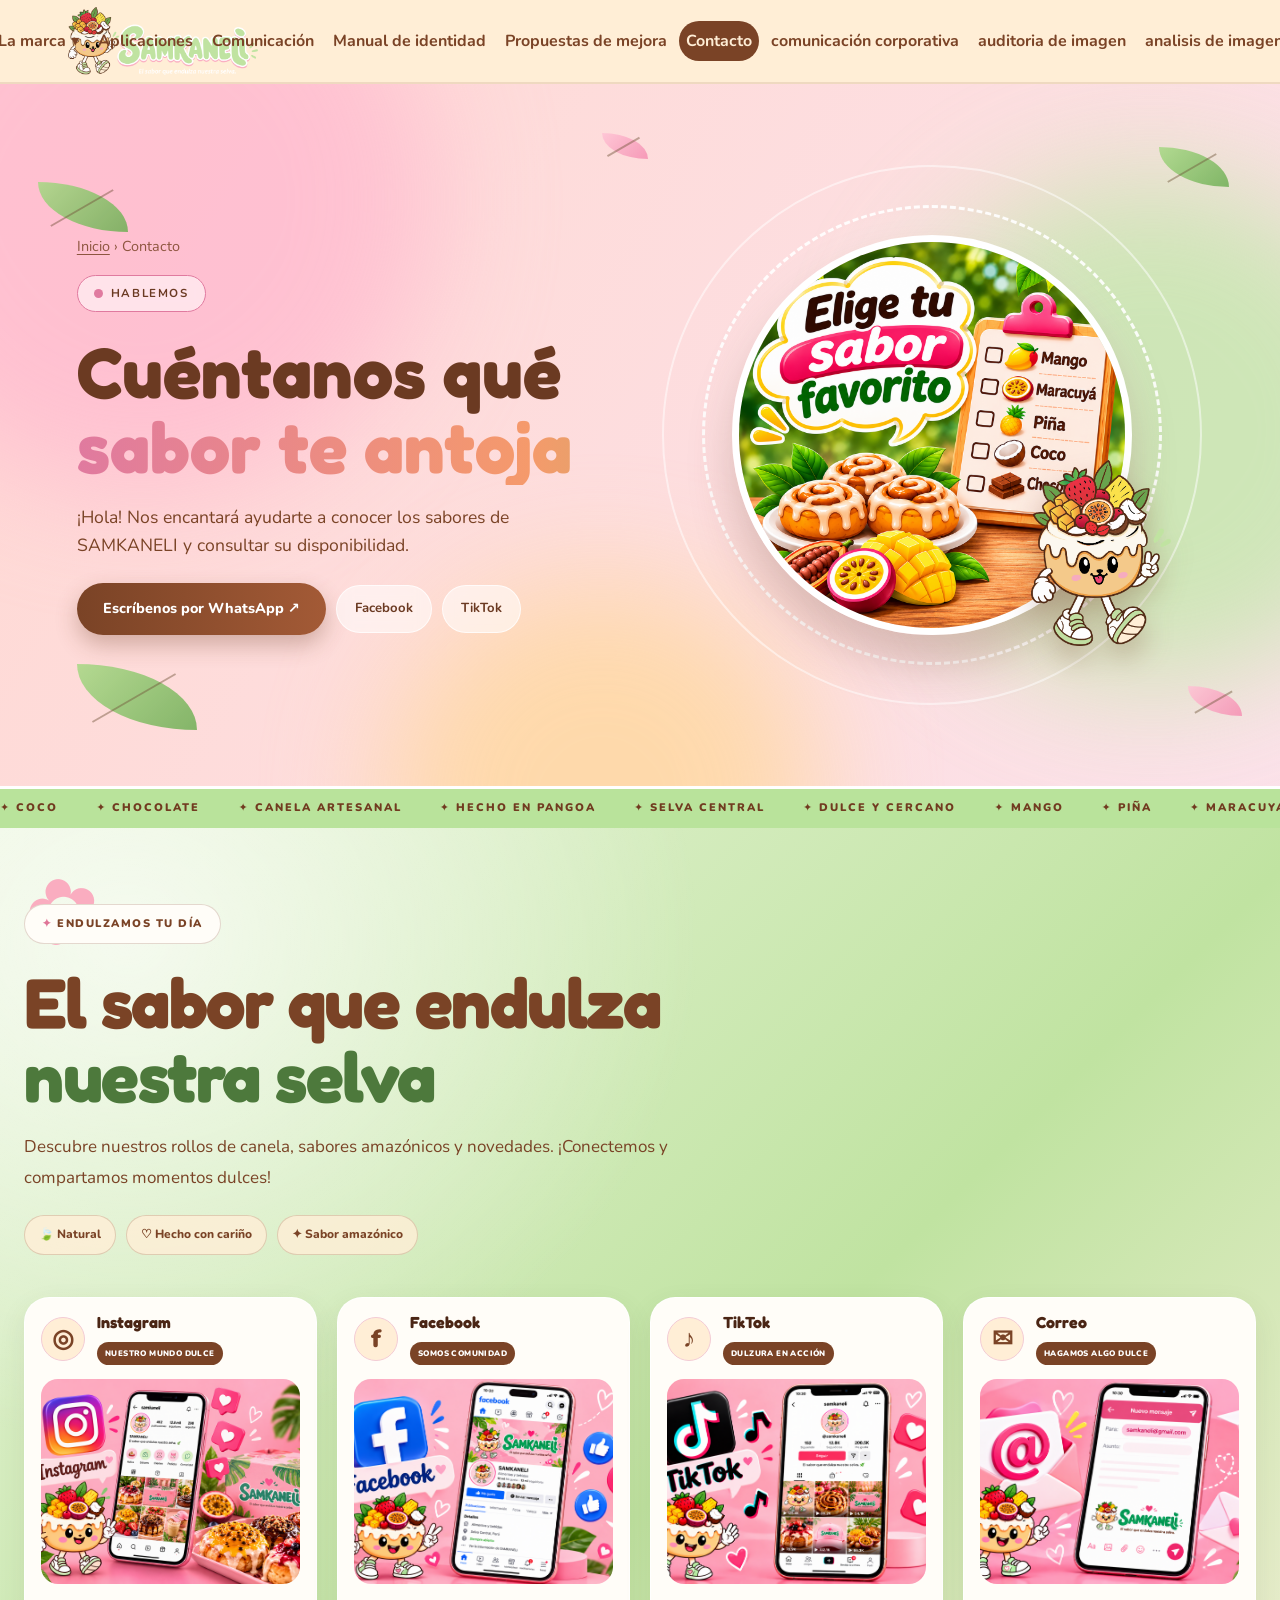
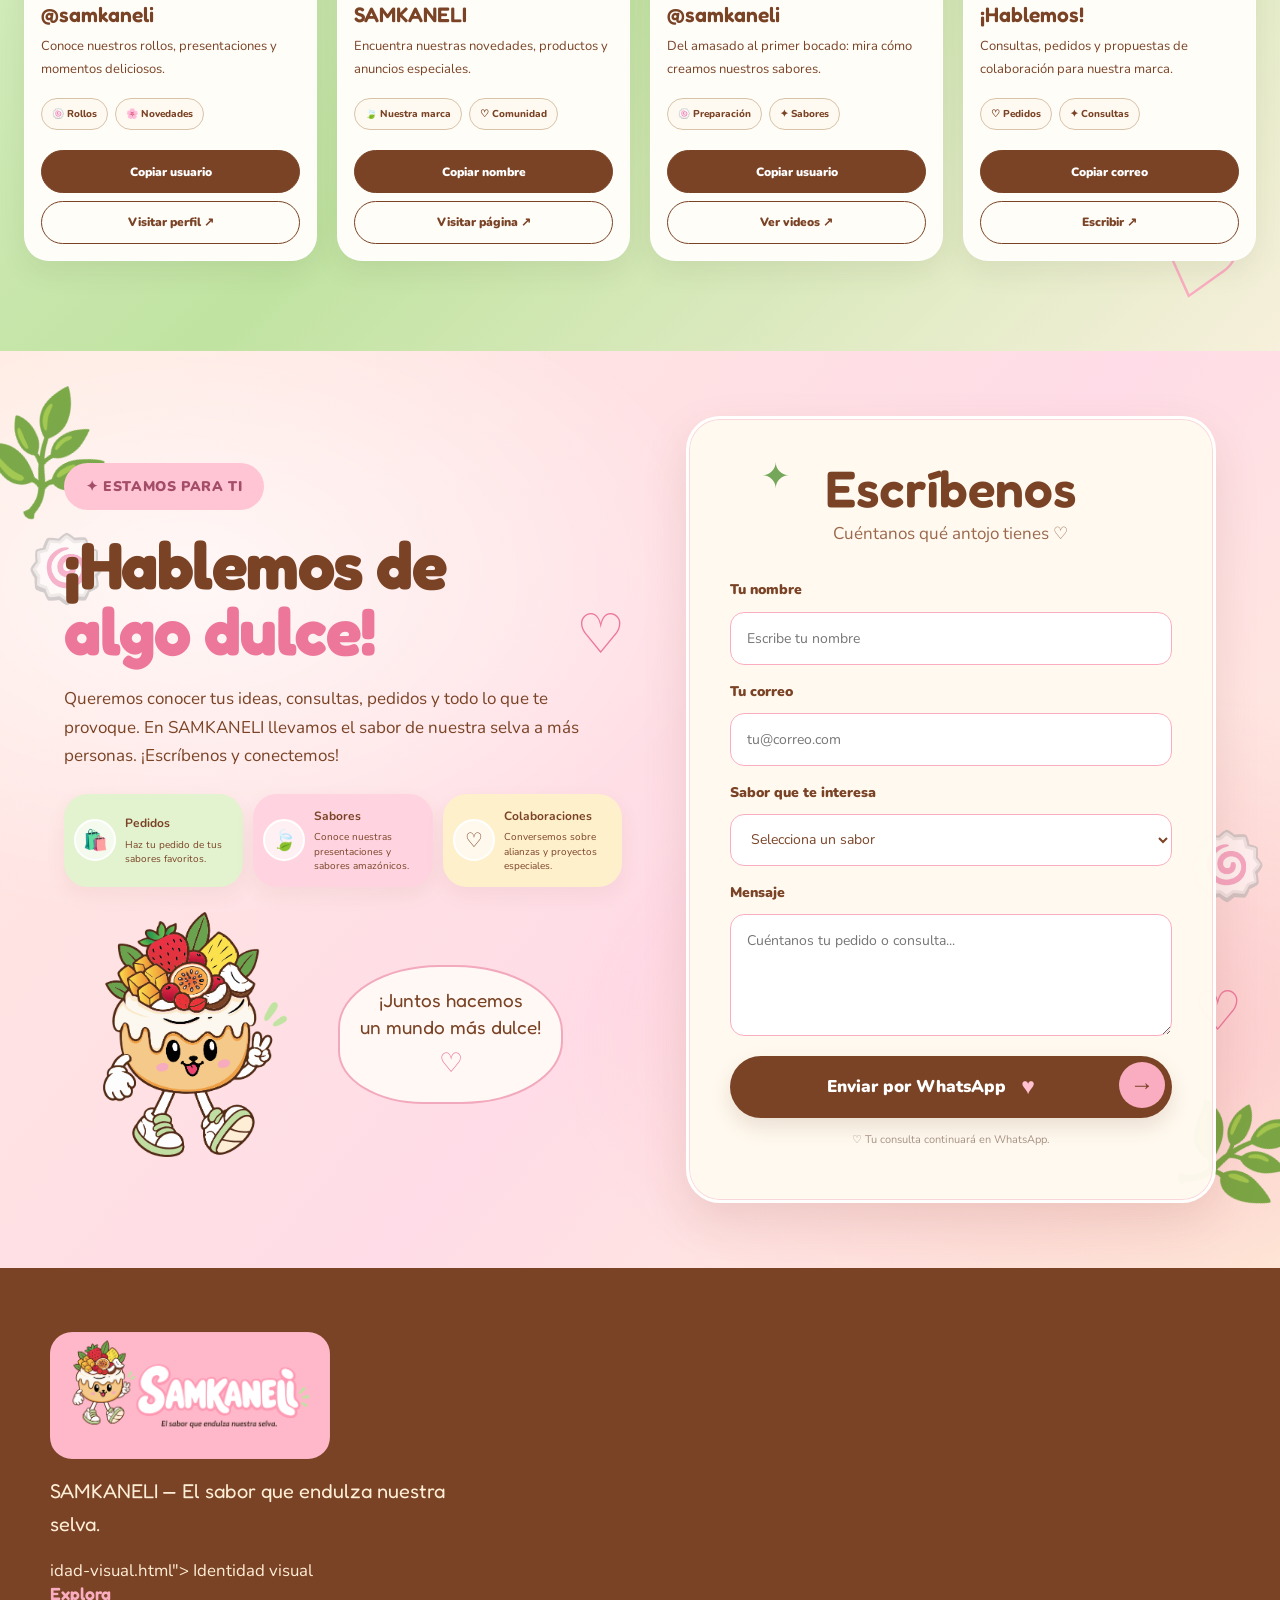
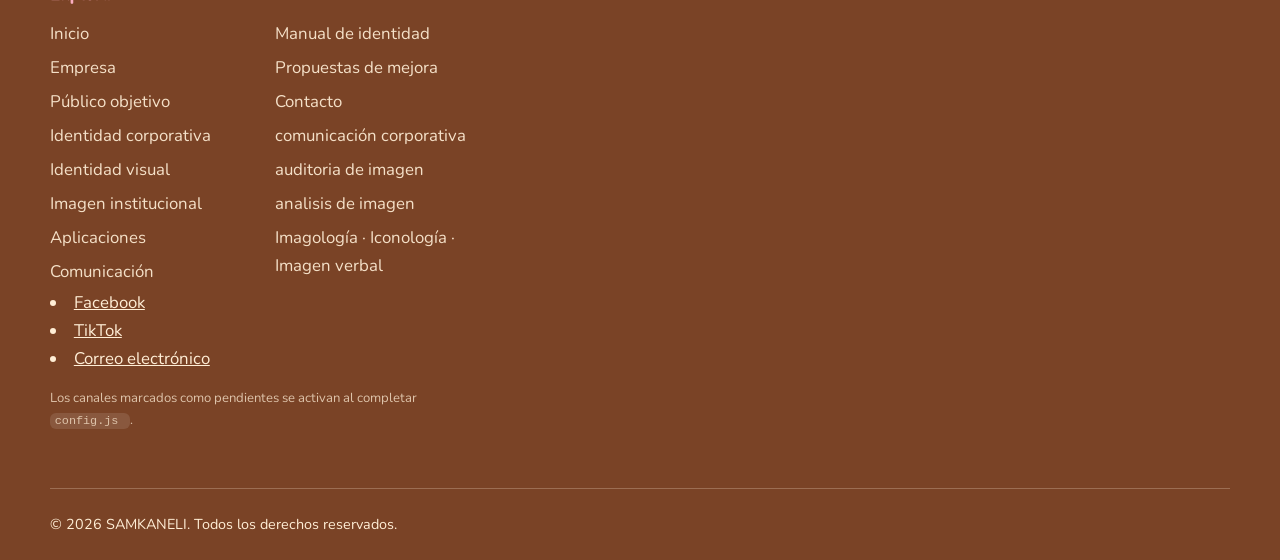
<file: contacto/contacto.html>
<!DOCTYPE html>
<html lang="es">
  <head>
<meta charset="UTF-8">
<meta name="viewport" content="width=device-width, initial-scale=1">
    <title>
      Contacto | SAMKANELI, hablemos de tu próximo antojo
    </title>
<meta name="description" content="Contacta a SAMKANELI para consultar sabores disponibles. Canales por confirmar: WhatsApp, Instagram, Facebook, TikTok y correo.">
<meta name="theme-color" content="#FFEED6">
<meta property="og:title" content="Contacto | SAMKANELI, hablemos de tu próximo antojo">
<meta property="og:description" content="Contacta a SAMKANELI para consultar sabores disponibles. Canales por confirmar: WhatsApp, Instagram, Facebook, TikTok y correo.">
<meta property="og:type" content="website">
<link rel="icon" type="image/png" href="../img/mascota/mascota.png">
<link rel="preconnect" href="https://fonts.googleapis.com">
<link rel="preconnect" href="https://fonts.gstatic.com" crossorigin>
    <!-- Fuentes opcionales: si no hay internet se usa la pila de respaldo definida en global.css -->
<link href="https://fonts.googleapis.com/css2?family=Fredoka:wght@500;600;700&family=Nunito:wght@400;600;700;800&display=swap" rel="stylesheet">
<link rel="stylesheet" href="../global.css">
<link rel="stylesheet" href="../contacto/contacto.css">
    <script>
      document.documentElement.classList.add("js")
    </script>
  </head>
  

  
  <body data-page="contacto">
<a class="skip" href="#contenido">
Saltar al contenido
</a>
    <header class="site-header">
      <div class="bar">
<a class="brand" href="../index.html" aria-label="SAMKANELI, ir al inicio">
<img src="../img/logo/imagotipo-transparente.png" alt="SAMKANELI, el sabor que endulza nuestra selva" width="1200" height="433">
</a>
        <button type="button" class="nav-toggle" aria-expanded="false" aria-controls="menu" aria-label="Abrir menú">
<span>
</span>
<span>
</span>
<span>
</span>
        </button>
        <nav id="menu" class="nav" aria-label="Navegación principal">
          <ul>
            <li>
<a href="../index.html">
Inicio
</a>
            </li>
            <li class="has-sub">
              <button type="button" class="sub-btn" aria-expanded="false" aria-haspopup="true">
La marca
<span aria-hidden="true">
▾
</span>
              </button>
              <ul class="sub">
                <li>
<a href="../empresa/empresa.html">
Empresa
</a>
                </li>
                <li>
<a href="../publico-objetivo/publico-objetivo.html">
Público objetivo
</a>
                </li>
                <li>
<a href="../identidad-corporativa/identidad-corporativa.html">
Identidad corporativa
</a>
                </li>
                <li>
<a href="../identidad-visual/identidad-visual.html">
Identidad visual
</a>
                </li>
                <li>
<a href="../imagen-institucional/imagen-institucional.html">
Imagen institucional
</a>
                </li>
              </ul>
            </li>
            <li>
<a href="../aplicaciones/aplicaciones.html">
Aplicaciones
</a>
            </li>
            <li>
<a href="../comunicacion/comunicacion.html">
Comunicación
</a>
            </li>
            <li>
<a href="../manual-identidad/manual-identidad.html">
Manual de identidad
</a>
            </li>
            <li>
<a href="../propuestas/propuestas.html">
Propuestas de mejora
</a>
            </li>
            <li>
<a href="../contacto/contacto.html" aria-current="page">
Contacto
</a>
            </li>
            <li>
              <a href="../comunicación-corporativa/comunicación-corporativa.html">
comunicación corporativa
              </a>
            </li>
             <li>
        <a href="../auditoria-imagen/auditoria-imagen.html">
auditoria de imagen
        </a>
      </li>
         <li>
        <a href="../analisis-de-imagen/analisis-imagen.html">
analisis de imagen
        </a>
      </li>
      <li>
  <a href="../imagologia·iconologia·imagenverbal/imagologia·iconologia·imagenverbal.html">
    Imagología · Iconología · Imagen verbal
  </a>
</li>
          </ul>
        </nav>
      </div>
    </header>
    <main id="contenido">
      <section class="cn" id="portada">
  <span class="cn-blob cn-blob--a" aria-hidden="true"></span>
  <span class="cn-blob cn-blob--b" aria-hidden="true"></span>
  <span class="cn-blob cn-blob--c" aria-hidden="true"></span>
  <span class="cn-leaf" style="left:3%;top:14%;--r:-20deg;--t:15s" aria-hidden="true"></span>
  <span class="cn-leaf cn-leaf--p" style="left:47%;top:7%;width:46px;height:26px;--r:60deg;--t:12s;--d:-3s" aria-hidden="true"></span>
  <span class="cn-leaf" style="left:6%;bottom:8%;width:120px;height:66px;--r:70deg;--t:19s;--d:-5s" aria-hidden="true"></span>
  <span class="cn-leaf" style="right:4%;top:9%;width:70px;height:40px;--r:20deg;--t:14s;--d:-8s" aria-hidden="true"></span>
  <span class="cn-leaf cn-leaf--p" style="right:3%;bottom:10%;width:54px;height:30px;--r:-40deg;--t:17s;--d:-2s" aria-hidden="true"></span>

  <div class="cn-wrap">
    <div class="cn-texto">
      <p class="crumbs"><a href="../index.html">Inicio</a> › Contacto</p>
      <p class="cn-badge"><i></i>Hablemos</p>
      <h1 class="cn-title">Cuéntanos qué <span>sabor te antoja</span></h1>
      <p class="cn-sub">¡Hola! Nos encantará ayudarte a conocer los sabores de SAMKANELI y consultar su disponibilidad.</p>

      <div class="cn-acciones">
        <a class="cn-btn" href="https://w.app/rollkaneli">Escríbenos por WhatsApp ↗</a>
        <a class="cn-chip" href="https://www.facebook.com/profile.php?id=61590356957658">Facebook</a>
        <a class="cn-chip" href="https://www.tiktok.com/@kaneli_sctrl">TikTok</a>
      </div>
    </div>

    <div class="cn-visual">
      <span class="cn-glow" aria-hidden="true"></span>
      <span class="cn-ring" aria-hidden="true"></span>
      <span class="cn-ring cn-ring--2" aria-hidden="true"></span>
      <img class="cn-foto" src="../img/fotografia/Elige tu sabor favorito.png" alt="Rollo de canela con maracuyá de SAMKANELI sobre un plato floral" width="1200" height="1200">
      <img class="cn-mascota" src="../img/mascota/mascota.png" alt="Mascota de SAMKANELI" width="489" height="651">
    </div>
  </div>
</section>

      <div class="franja-sabores" aria-label="Sabores e identidad de SAMKANELI">
        <div class="franja-sabores-pista">
          <span>✦ COCO</span><span>✦ CHOCOLATE</span><span>✦ CANELA ARTESANAL</span>
          <span>✦ HECHO EN PANGOA</span><span>✦ SELVA CENTRAL</span><span>✦ DULCE Y CERCANO</span>
          <span>✦ MANGO</span><span>✦ PIÑA</span><span>✦ MARACUYÁ</span><span>✦ CAMU CAMU</span>
          <span>✦ COCO</span><span>✦ CHOCOLATE</span><span>✦ CANELA ARTESANAL</span>
          <span>✦ HECHO EN PANGOA</span><span>✦ SELVA CENTRAL</span><span>✦ DULCE Y CERCANO</span>
          <span>✦ MANGO</span><span>✦ PIÑA</span><span>✦ MARACUYÁ</span><span>✦ CAMU CAMU</span>
        </div>
      </div>
      
 
<section class="sam-redes" id="redes-sociales">
  <div class="sam-redes__decoracion sam-redes__decoracion--uno">✿</div>
  <div class="sam-redes__decoracion sam-redes__decoracion--dos">♡</div>

  <div class="sam-redes__contenedor">

    <header class="sam-redes__cabecera">
      <span class="sam-redes__etiqueta">
        <span>✦</span> ENDULZAMOS TU DÍA
      </span>

      <h2>El sabor que endulza<br>
        <span>nuestra selva</span>
      </h2>

      <p>
        Descubre nuestros rollos de canela, sabores amazónicos
        y novedades. ¡Conectemos y compartamos momentos dulces!
      </p>

      <div class="sam-redes__sabores">
        <span>🍃 Natural</span>
        <span>♡ Hecho con cariño</span>
        <span>✦ Sabor amazónico</span>
      </div>
    </header>

    <div class="sam-redes__grid">

  <!-- INSTAGRAM -->
  <article class="sam-card">
    <div class="sam-card__cabecera">
      <span class="sam-card__icono">◎</span>
      <div>
        <h3>Instagram</h3>
        <span class="sam-card__estado">NUESTRO MUNDO DULCE</span>
      </div>
    </div>

    <a class="sam-card__imagen"
       href="https://www.instagram.com/"
       target="_blank" rel="noopener">
      <img src="../img/originales/Promoción de Instagram SAMKANELI deliciosa.png"
           alt="Productos y publicaciones de SAMKANELI">
      <span class="sam-card__ver">Descubrir perfil ↗</span>
    </a>

    <h4>@samkaneli</h4>
    <p>Conoce nuestros rollos, presentaciones y momentos deliciosos.</p>

    <div class="sam-card__etiquetas">
      <span>🍥 Rollos</span>
      <span>🌸 Novedades</span>
    </div>

    <div class="sam-card__acciones">
      <button class="sam-btn sam-btn--principal"
              data-copy="@samkaneli">Copiar usuario</button>
      <a class="sam-btn sam-btn--secundario"
         href="https://www.instagram.com/"
         target="_blank" rel="noopener">Visitar perfil ↗</a>
    </div>
  </article>

      <!-- FACEBOOK -->
      <article class="sam-card">
        <div class="sam-card__cabecera">
          <span class="sam-card__icono">f</span>
          <div>
            <h3>Facebook</h3>
            <span class="sam-card__estado">SOMOS COMUNIDAD</span>
          </div>
        </div>

        <a class="sam-card__imagen"
           href="https://www.facebook.com/"
           target="_blank" rel="noopener">
          <img src="../img/originales/Promoción Facebook de SAMKANELI.png"
               alt="Página de Facebook de SAMKANELI">
          <span class="sam-card__ver">Conócenos ↗</span>
        </a>

        <h4>SAMKANELI</h4>
        <p>Encuentra nuestras novedades, productos y anuncios especiales.</p>

        <div class="sam-card__etiquetas">
          <span>🍃 Nuestra marca</span>
          <span>♡ Comunidad</span>
        </div>

        <div class="sam-card__acciones">
          <button class="sam-btn sam-btn--principal"
                  data-copy="SAMKANELI">Copiar nombre</button>
          <a class="sam-btn sam-btn--secundario"
             href="https://www.facebook.com/"
             target="_blank" rel="noopener">Visitar página ↗</a>
        </div>
      </article>

      <!-- TIKTOK -->
      <article class="sam-card">
        <div class="sam-card__cabecera">
          <span class="sam-card__icono">♪</span>
          <div>
            <h3>TikTok</h3>
            <span class="sam-card__estado">DULZURA EN ACCIÓN</span>
          </div>
        </div>

        <a class="sam-card__imagen"
           href="tiktok.com/@kaneli_sctrl"
           target="_blank" rel="noopener">
          <img src="../img/originales/Promoción TikTok de Samkaneli y Postres Tropicales.png"
               alt="Videos y preparación de productos SAMKANELI">
          <span class="sam-card__ver">Ver videos ↗</span>
        </a>

        <h4>@samkaneli</h4>
        <p>Del amasado al primer bocado: mira cómo creamos nuestros sabores.</p>

        <div class="sam-card__etiquetas">
          <span>🍥 Preparación</span>
          <span>✦ Sabores</span>
        </div>

        <div class="sam-card__acciones">
          <button class="sam-btn sam-btn--principal"
                  data-copy="@samkaneli">Copiar usuario</button>
          <a class="sam-btn sam-btn--secundario"
             href="tiktok.com/@kaneli_sctrl"
             target="_blank" rel="noopener">Ver videos ↗</a>
        </div>
      </article>

      <!-- CORREO -->
      <article class="sam-card">
        <div class="sam-card__cabecera">
          <span class="sam-card__icono">✉</span>
          <div>
            <h3>Correo</h3>
            <span class="sam-card__estado">HAGAMOS ALGO DULCE</span>
          </div>
        </div>

        <a class="sam-card__imagen"
           href="mailto:samkaneliroll@gmail.com">
          <img src="../img/originales/Nuevo mensaje dulce de Samkaneli.png"
               alt="Empaques y presentación de los productos SAMKANELI">
          <span class="sam-card__ver">Escríbenos ↗</span>
        </a>

        <h4>¡Hablemos!</h4>
        <p>Consultas, pedidos y propuestas de colaboración para nuestra marca.</p>

        <div class="sam-card__etiquetas">
          <span>♡ Pedidos</span>
          <span>✦ Consultas</span>
        </div>

        <div class="sam-card__acciones">
          <button class="sam-btn sam-btn--principal"
                  data-copy="TU_CORREO@EJEMPLO.COM">Copiar correo</button>
          <a class="sam-btn sam-btn--secundario"
             href="mailto:TU_CORREO@EJEMPLO.COM">Escribir ↗</a>
        </div>
      </article>

    </div>
  </div>
</section>


<main class="sam-contacto">
  <div class="sam-hoja sam-hoja-1">🌿</div>
  <div class="sam-hoja sam-hoja-2">🌿</div>
  <div class="sam-corazon sam-corazon-1">♡</div>
  <div class="sam-corazon sam-corazon-2">♡</div>
  <div class="sam-rollo sam-rollo-1">🍥</div>
  <div class="sam-rollo sam-rollo-2">🍥</div>

  <div class="sam-contacto__layout">

    <section class="sam-presentacion">
      <span class="sam-sobrelinea">✦ ESTAMOS PARA TI</span>

      <h1>¡Hablemos de<br>
        <span>algo dulce!</span>
      </h1>

      <p class="sam-intro">
        Queremos conocer tus ideas, consultas, pedidos y todo
        lo que te provoque. En SAMKANELI llevamos el sabor
        de nuestra selva a más personas. ¡Escríbenos y conectemos!
      </p>

      <div class="sam-beneficios">
        <article class="sam-beneficio sam-beneficio--verde">
          <span class="sam-beneficio__icono">🛍️</span>
          <div>
            <strong>Pedidos</strong>
            <p>Haz tu pedido de tus sabores favoritos.</p>
          </div>
        </article>

        <article class="sam-beneficio sam-beneficio--rosa">
          <span class="sam-beneficio__icono">🍃</span>
          <div>
            <strong>Sabores</strong>
            <p>Conoce nuestras presentaciones y sabores amazónicos.</p>
          </div>
        </article>

        <article class="sam-beneficio sam-beneficio--crema">
          <span class="sam-beneficio__icono">♡</span>
          <div>
            <strong>Colaboraciones</strong>
            <p>Conversemos sobre alianzas y proyectos especiales.</p>
          </div>
        </article>
      </div>

      <div class="sam-mascota">
        <img src="../img/mascota/mascota.png"
             alt="Mascota de SAMKANELI">
        <div class="sam-globo">
          ¡Juntos hacemos<br>
          un mundo más dulce!
          <span>♡</span>
        </div>
      </div>
    </section>

    <section class="sam-formulario">
      <header class="sam-formulario__cabecera">
        <span class="sam-formulario__adorno">✦</span>
        <h2>Escríbenos</h2>
        <p>Cuéntanos qué antojo tienes ♡</p>
      </header>

      
<form id="sam-form">
  <label for="sam-nombre">Tu nombre</label>
  <input
    id="sam-nombre"
    name="nombre"
    type="text"
    placeholder="Escribe tu nombre"
    required
  >

  <label for="sam-correo">Tu correo</label>
  <input
    id="sam-correo"
    name="correo"
    type="email"
    placeholder="tu@correo.com"
    required
  >

  <label for="sam-sabor">Sabor que te interesa</label>
  <select id="sam-sabor" name="sabor" required>
    <option value="">Selecciona un sabor</option>
    <option>Canela clásica</option>
    <option>Mango</option>
    <option>Camu camu</option>
    <option>Aguaje</option>
    <option>Coco</option>
    <option>Cacao</option>
    <option>Arándanos</option>
    <option>Otro sabor</option>
  </select>

  <label for="sam-mensaje">Mensaje</label>
  <textarea
    id="sam-mensaje"
    name="mensaje"
    rows="4"
    placeholder="Cuéntanos tu pedido o consulta..."
    required
  ></textarea>

  <button class="sam-enviar" type="submit">
    Enviar por WhatsApp <span>♥</span>
    <span class="sam-enviar__flecha">→</span>
  </button>

  <p class="sam-seguridad">
    ♡ Tu consulta continuará en WhatsApp.
  </p>
  <p id="sam-estado" class="sam-estado" aria-live="polite"></p>
</form>

    </section>

  </div>
</main>

      
    </main>
    <footer class="site-footer">
      <div class="wrap foot-grid">
        <div class="foot-brand">
<img src="../img/logo/imagotipo-rosa-blanco.png" alt="SAMKANELI" width="1200" height="541" loading="lazy" decoding="async" class="foot-logo">
          <p class="foot-slogan">
SAMKANELI — El sabor que endulza nuestra selva.
          </p>
        idad-visual.html">
Identidad visual
</a>
            </li>
   <nav aria-label="Mapa del sitio">
     <h2 class="foot-h">
      Explora
     </h2>
     <ul class="foot-links">
      <li>
       <a href="../index.html">
        Inicio
       </a>
      </li>
      <li>
       <a href="../empresa/empresa.html">
        Empresa
       </a>
      </li>
      <li>
       <a href="../publico-objetivo/publico-objetivo.html">
        P&uacute;blico objetivo
       </a>
      </li>
      <li>
       <a href="../identidad-corporativa/identidad-corporativa.html">
        Identidad corporativa
       </a>
      </li>
      <li>
       <a href="../identidad-visual/identidad-visual.html">
        Identidad visual
       </a>
      </li>
      <li>
       <a href="../imagen-institucional/imagen-institucional.html">
        Imagen institucional
       </a>
      </li>
      <li>
       <a href="../aplicaciones/aplicaciones.html">
        Aplicaciones
       </a>
      </li>
      <li>
       <a href="../comunicacion/comunicacion.html">
        Comunicaci&oacute;n
       </a>
      </li>
      <li>
       <a href="../manual-identidad/manual-identidad.html">
        Manual de identidad
       </a>
      </li>
      <li>
       <a href="../propuestas/propuestas.html">
        Propuestas de mejora
       </a>
      </li>
      <li>
       <a href="../contacto/contacto.html">
        Contacto
       </a>
      </li>
      <li>
        <a href="../comunicación-corporativa/comunicación-corporativa.html" class="nav-cta">
comunicación corporativa
        </a>
      </li>
       <li>
        <a href="../auditoria-imagen/auditoria-imagen.html" class="nav-cta">
auditoria de imagen
        </a>
      </li>
      <li>
        <a href="../analisis-de-imagen/analisis-imagen.html">
analisis de imagen
        </a>
      </li>
      <li>
  <a href="../imagologia·iconologia·imagenverbal/imagologia·iconologia·imagenverbal.html">
    Imagología · Iconología · Imagen verbal
  </a>
</li>
     </ul>
    </nav>
            <li>
<a data-contact="facebook" href="https://www.facebook.com/profile.php?id=61590356957658">
Facebook
</a>
            </li>
            <li>
<a data-contact="tiktok" href="https://www.tiktok.com/@kaneli_sctrl">
TikTok
</a>
            </li>
            <li>
<a data-contact="email" href="samkaneliroll@gmail.com">
Correo electrónico
</a>
            </li>
          </ul>
          <p class="foot-note">
Los canales marcados como pendientes se activan al completar
<code>
config.js
</code>
.
          </p>
        </div>
      </div>
      <div class="foot-legal wrap">
        <p>
© 2026 SAMKANELI. Todos los derechos reservados.
        </p>
      </div>
    </footer>
    <script src="../config.js">
    </script>
    <script src="../script.js">
    </script>
   
<script>
  document.getElementById("sam-form")?.addEventListener("submit", function (event) {
    event.preventDefault();
  
    // REEMPLAZA este número por el WhatsApp real de SAMKANELI.
    // Incluye el código de país, solo números, sin + ni espacios.
    const numeroWhatsApp = "+51907747484";
  
    const nombre = document.getElementById("sam-nombre").value.trim();
    const correo = document.getElementById("sam-correo").value.trim();
    const sabor = document.getElementById("sam-sabor").value;
    const mensaje = document.getElementById("sam-mensaje").value.trim();
  
    const texto =
      "¡Hola SAMKANELI! 🌸 Quiero hacer una consulta.\n\n" +
      "👤 Nombre: " + nombre + "\n" +
      "📧 Correo: " + correo + "\n" +
      "🍥 Sabor de interés: " + sabor + "\n" +
      "💬 Mensaje: " + mensaje;
  
    const url = "https://wa.me/" + numeroWhatsApp +
                "?text=" + encodeURIComponent(texto);
  
    window.open(url, "_blank", "noopener,noreferrer");
  });
  </script>
  
  </body>
</html>
</file>
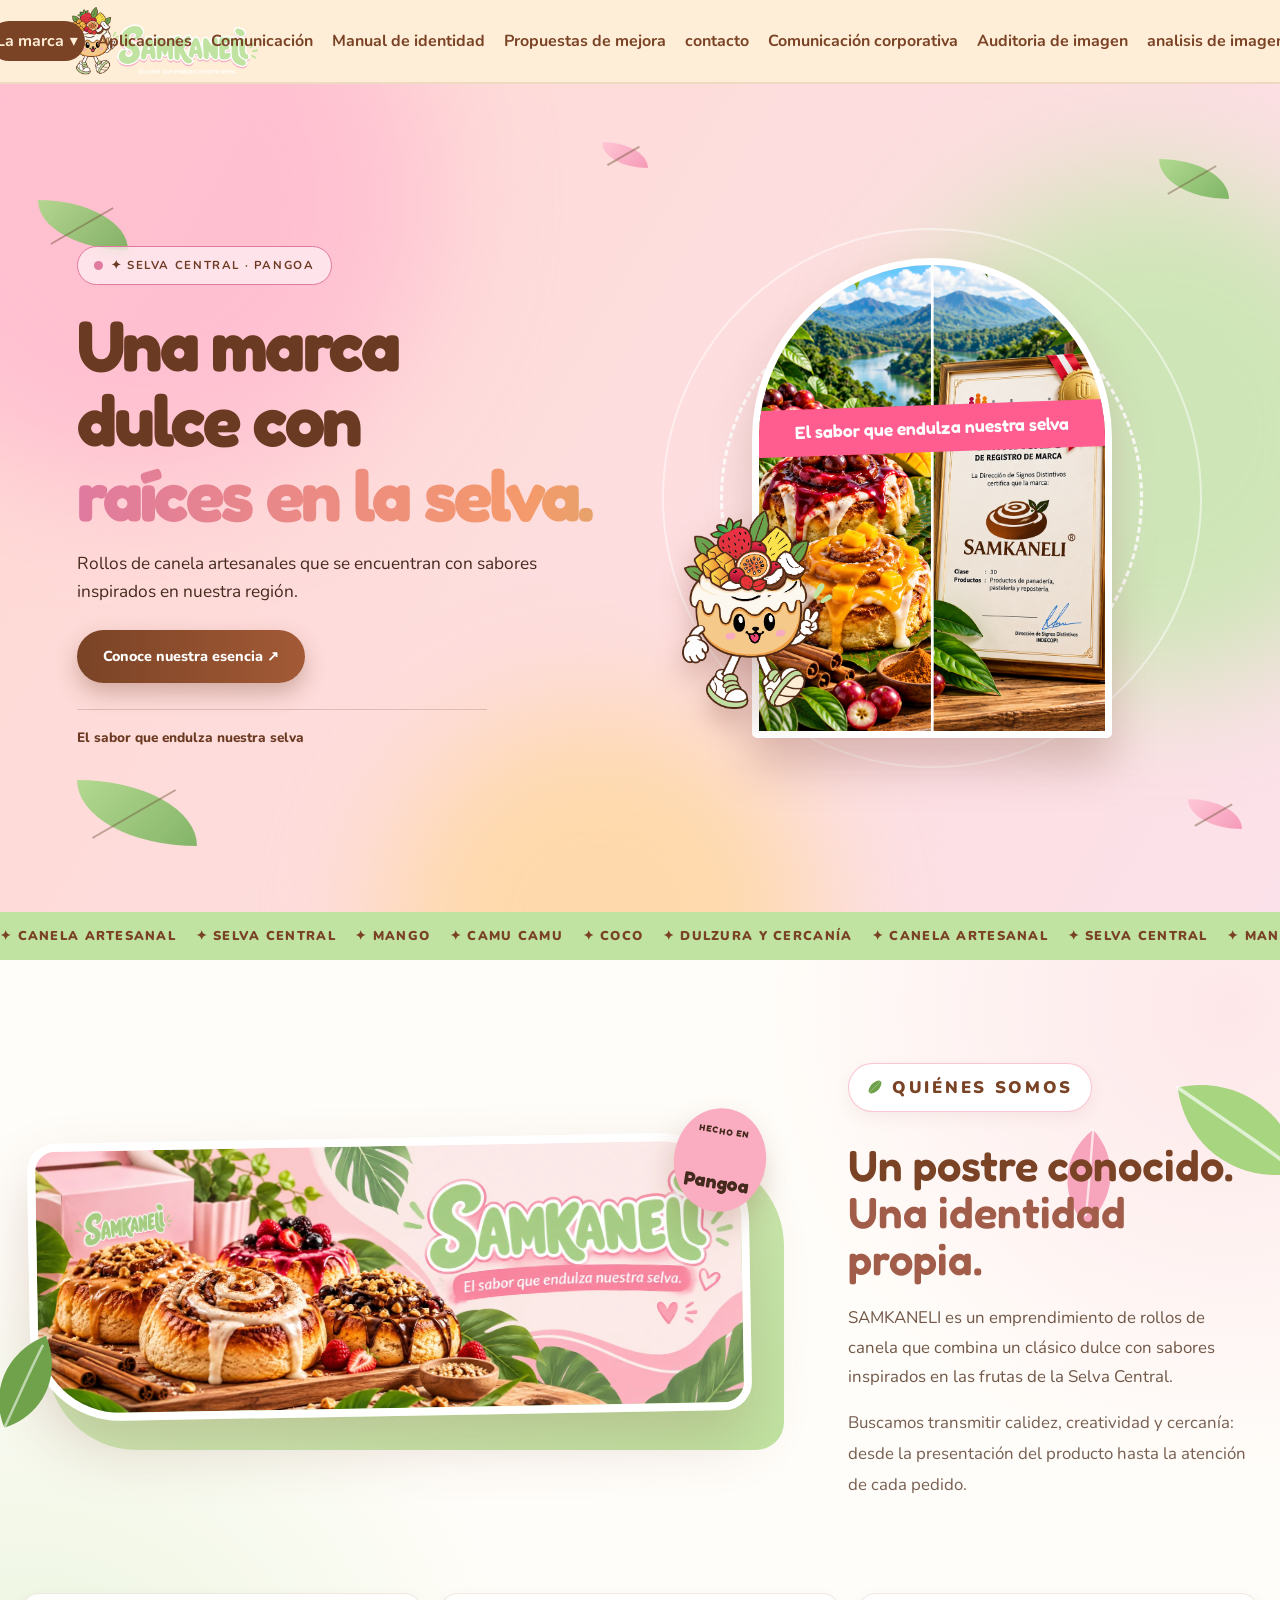
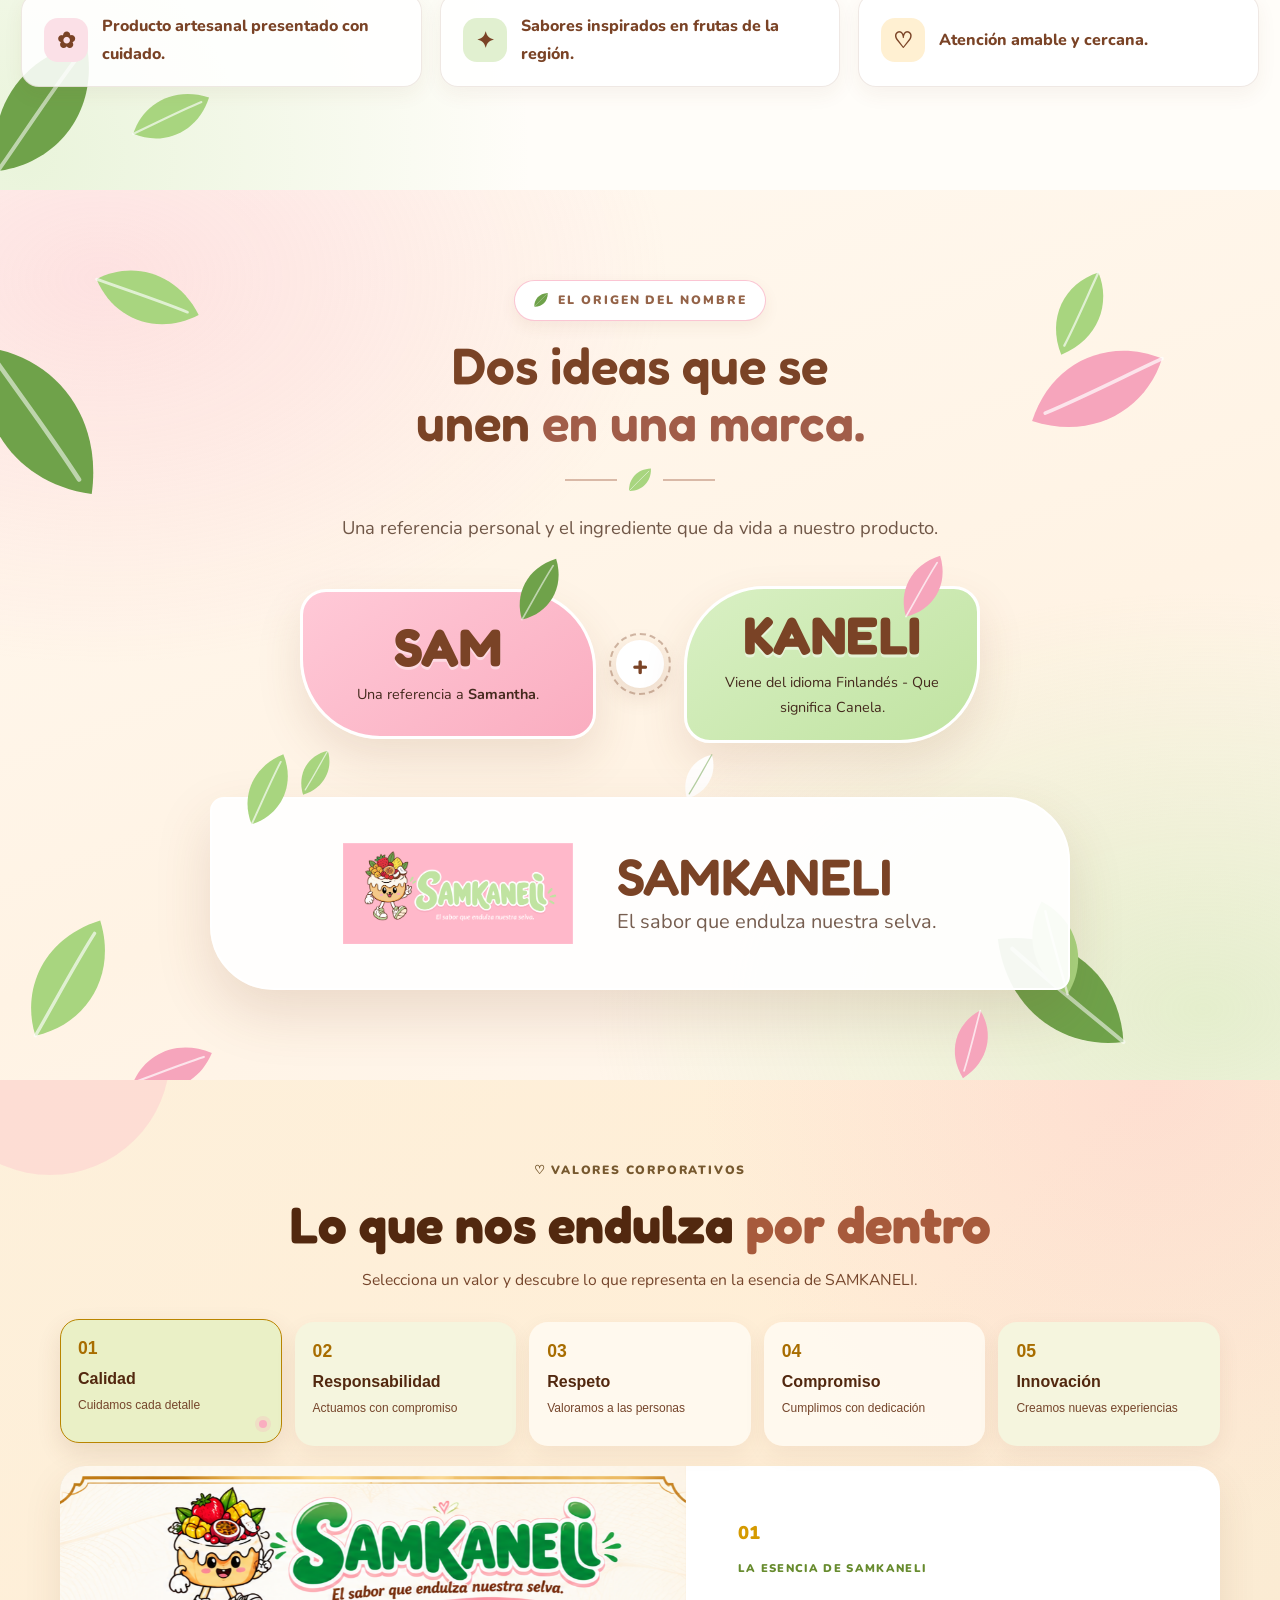
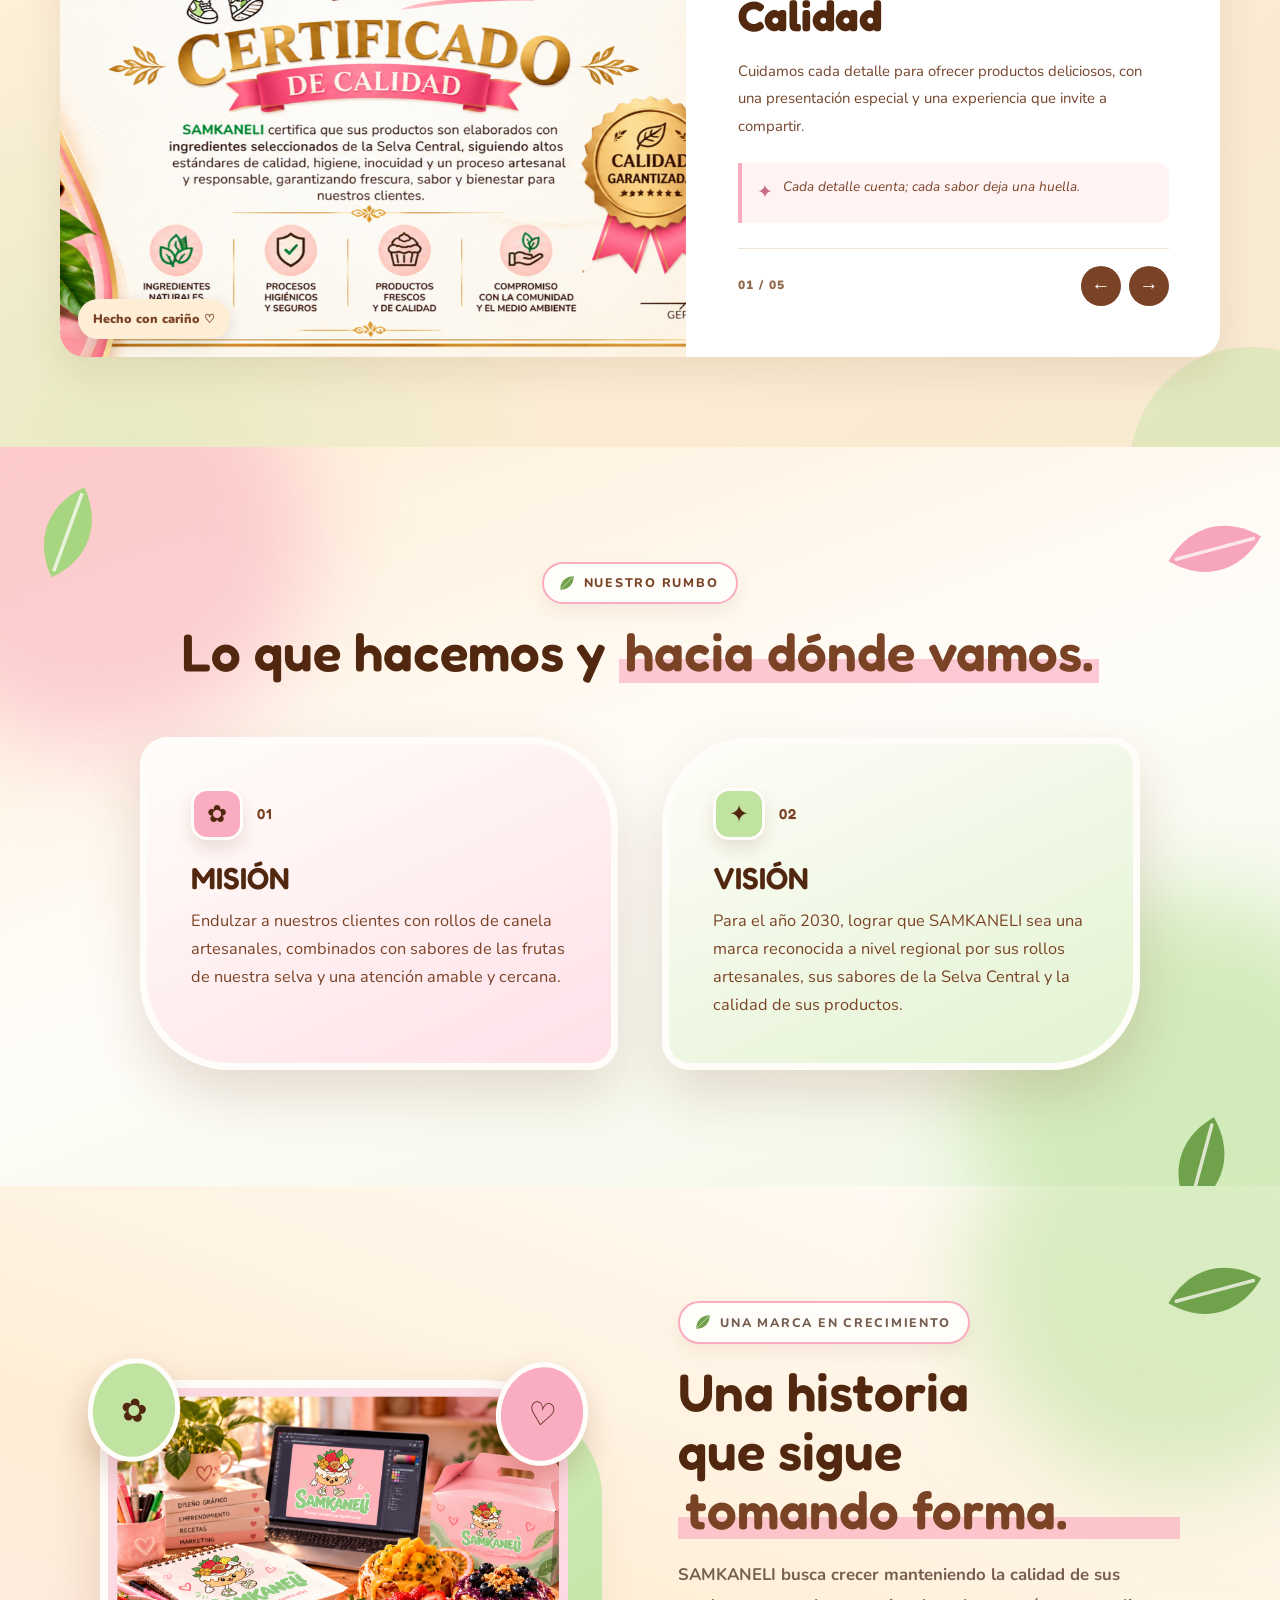
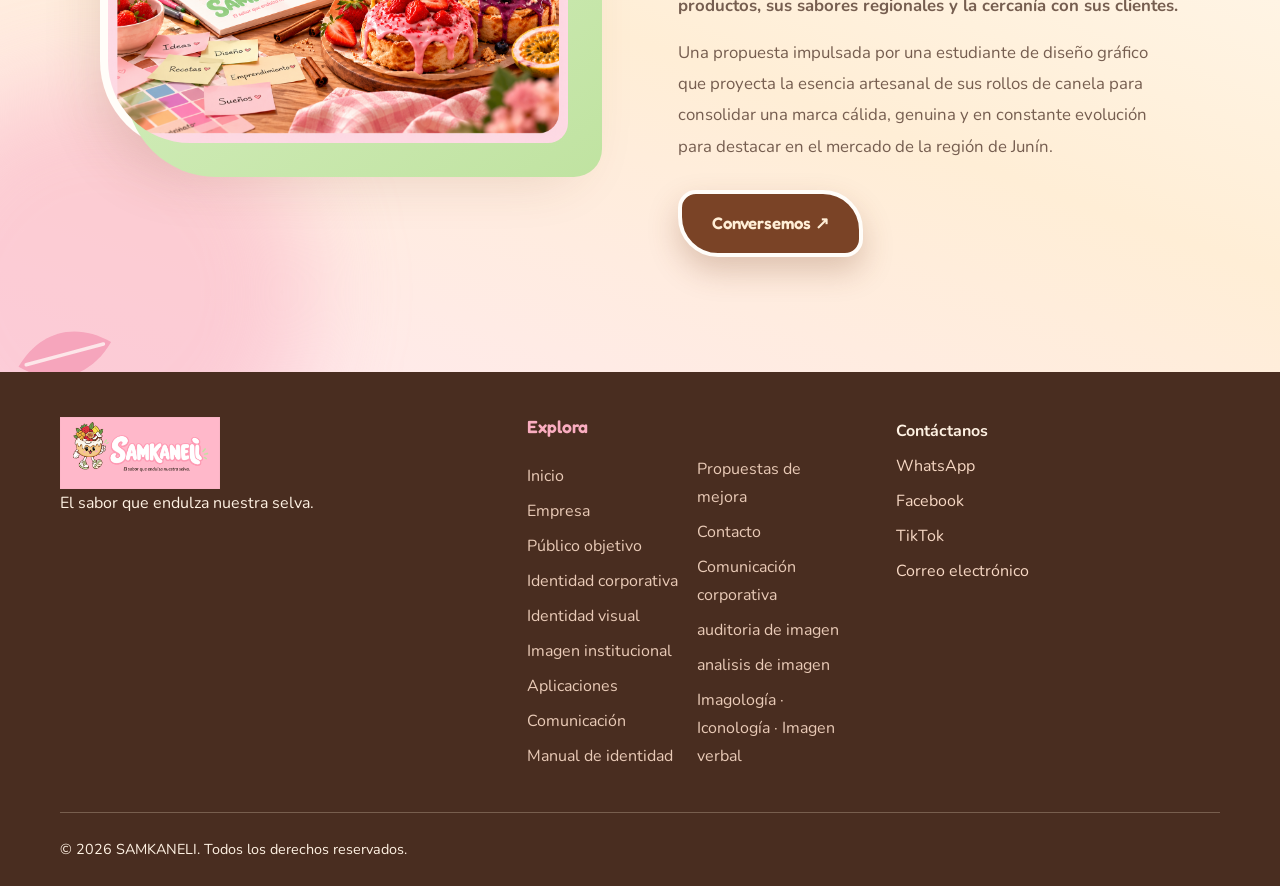
<file: empresa/empresa.html>
<!DOCTYPE html>
<html lang="es">
<head>
  <meta charset="UTF-8">
  <meta name="viewport" content="width=device-width, initial-scale=1">
  <title>Empresa | SAMKANELI, rollos de canela con sabores de la Selva Central</title>
  <meta name="description" content="Qué es SAMKANELI, el origen de su nombre, su propuesta de valor, misión y visión. Una marca de rollos de canela artesanales inspirada en la Selva Central.">
  <meta name="theme-color" content="#FFEED6">
  <meta property="og:title" content="Empresa | SAMKANELI, rollos de canela con sabores de la Selva Central">
  <meta property="og:description" content="Qué es SAMKANELI, el origen de su nombre, su propuesta de valor, misión y visión. Una marca de rollos de canela artesanales inspirada en la Selva Central.">
  <meta property="og:type" content="website">
  <link rel="icon" type="image/png" href="../img/mascota/mascota.png">
  <link rel="preconnect" href="https://fonts.googleapis.com">
  <link rel="preconnect" href="https://fonts.gstatic.com" crossorigin>
  <!-- Fuentes opcionales: si no hay internet se usa la pila de respaldo definida en global.css -->
  <link href="https://fonts.googleapis.com/css2?family=Fredoka:wght@500;600;700&family=Nunito:wght@400;600;700;800&display=swap" rel="stylesheet">
  <link rel="stylesheet" href="../global.css">
  <link rel="stylesheet" href="../empresa/empresa.css">
  <script>document.documentElement.classList.add("js")</script>
</head>
<body data-page="empresa">

  <a class="skip" href="#contenido">Saltar al contenido</a>

  <!-- ================= MENÚ ================= -->
  <header class="site-header">
    <div class="bar">
      <a aria-label="SAMKANELI, ir al inicio" class="brand" href="../index.html">
        <img alt="SAMKANELI, el sabor que endulza nuestra selva" height="433" src="../img/logo/imagotipo-transparente.png" width="1200"/>
      </a>

      <button aria-controls="menu" aria-expanded="false" aria-label="Abrir menú" class="nav-toggle" type="button">
        <span></span><span></span><span></span>
      </button>

      <nav aria-label="Navegación principal" class="nav" id="menu">
        <ul>
          <li><a href="../index.html">Inicio</a></li>
          <li class="has-sub is-current">
            <button aria-expanded="false" aria-haspopup="true" class="sub-btn" type="button">
              La marca <span aria-hidden="true">▾</span>
            </button>
            <ul class="sub">
              <li><a aria-current="page" href="../empresa/empresa.html">Empresa</a></li>
              <li><a href="../publico-objetivo/publico-objetivo.html">Público objetivo</a></li>
              <li><a href="../identidad-corporativa/identidad-corporativa.html">Identidad corporativa</a></li>
              <li><a href="../identidad-visual/identidad-visual.html">Identidad visual</a></li>
              <li><a href="../imagen-institucional/imagen-institucional.html">Imagen institucional</a></li>
            </ul>
          </li>
          <li><a href="../aplicaciones/aplicaciones.html">Aplicaciones</a></li>
          <li><a href="../comunicacion/comunicacion.html">Comunicación</a></li>
          <li><a href="../manual-identidad/manual-identidad.html">Manual de identidad</a></li>
          <li><a href="../propuestas/propuestas.html">Propuestas de mejora</a></li>
         <li><a href="../contacto/contacto.html">contacto</a></li>
          <li><a href="../comunicación-corporativa/comunicación-corporativa.html">Comunicación corporativa</a></li>
          <li><a href="../auditoria-imagen/auditoria-imagen.html">Auditoria de imagen</a></li>
          <li><a href="../analisis-de-imagen/analisis-imagen.html">analisis de imagen</a></li>
          <li><a href="../imagologia·iconologia·imagenverbal/imagologia·iconologia·imagenverbal.html">Imagología · Iconología · Imagen verbal</a></li>
        </ul>
      </nav>
    </div>
  </header>

  <main id="contenido">

    <!-- ================= PORTADA ================= -->
    <section class="in" id="portada">
  <span class="in-blob in-blob--a" aria-hidden="true"></span>
  <span class="in-blob in-blob--b" aria-hidden="true"></span>
  <span class="in-blob in-blob--c" aria-hidden="true"></span>
  <span class="in-leaf" style="left:3%;top:14%;--r:-20deg;--t:15s" aria-hidden="true"></span>
  <span class="in-leaf in-leaf--p" style="left:47%;top:7%;width:46px;height:26px;--r:60deg;--t:12s;--d:-3s" aria-hidden="true"></span>
  <span class="in-leaf" style="left:6%;bottom:8%;width:120px;height:66px;--r:70deg;--t:19s;--d:-5s" aria-hidden="true"></span>
  <span class="in-leaf" style="right:4%;top:9%;width:70px;height:40px;--r:20deg;--t:14s;--d:-8s" aria-hidden="true"></span>
  <span class="in-leaf in-leaf--p" style="right:3%;bottom:10%;width:54px;height:30px;--r:-40deg;--t:17s;--d:-2s" aria-hidden="true"></span>

  <div class="in-wrap">
    <div class="in-texto">
      <p class="in-badge"><i></i>✦ Selva Central · Pangoa</p>
      <h1 class="in-title">Una marca dulce con <span>raíces en la selva.</span></h1>
      <p class="in-sub">Rollos de canela artesanales que se encuentran con sabores inspirados en nuestra región.</p>
      <a class="in-btn" href="empresa/empresa.html">Conoce nuestra esencia ↗</a>
      <p class="in-eslogan">El sabor que endulza nuestra selva</p>
    </div>

    <div class="in-visual">
      <span class="in-glow" aria-hidden="true"></span>
      <span class="in-ring" aria-hidden="true"></span>
      <span class="in-ring in-ring--2" aria-hidden="true"></span>

      <div class="in-arco">
        <img class="in-foto" src="../img/originales/autentico.png" alt="Rollo de canela artesanal de SAMKANELI sobre una tabla de madera" width="1200" height="1400">
        <p class="in-cinta">El sabor que endulza nuestra selva</p>
      </div>

      <img class="in-mascota" src="../img/mascota/mascota.png" alt="Mascota de SAMKANELI" width="489" height="651">
    </div>
  </div>
</section>

    <div class="ticker">
      <div>
        ✦ CANELA ARTESANAL　 ✦ SELVA CENTRAL　 ✦ MANGO　 ✦ CAMU CAMU　 ✦ COCO　 ✦ DULZURA Y CERCANÍA　 ✦ CANELA ARTESANAL　 ✦ SELVA CENTRAL　 ✦ MANGO　 ✦ CAMU CAMU　 ✦ COCO
      </div>
    </div>

  <!-- ================= QUIÉNES SOMOS ================= -->
<section class="quienes" id="quienes">

  <!-- Hojitas decorativas -->
  <div class="quienes-hojas" aria-hidden="true">
    <span class="qh qh1"></span>
    <span class="qh qh2"></span>
    <span class="qh qh3"></span>
    <span class="qh qh4"></span>
  </div>

  <div class="wrap">

    <div class="quienes-grid">

      <div class="quienes-foto">
        <div class="quienes-marco">
          <img alt="Presentación de rollos de canela" src="../img/fondos/banner-dulces-rollos.webp"/>
        </div>
        <div class="quienes-sello" aria-hidden="true">
          <span>HECHO EN</span>
          <strong>Pangoa</strong>
        </div>
      </div>

      <div class="quienes-texto">
        <p class="eyebrow">QUIÉNES SOMOS</p>
        <h2>Un postre conocido. <em>Una identidad propia.</em></h2>
        <p class="lead">SAMKANELI es un emprendimiento de rollos de canela que combina un clásico dulce con sabores inspirados en las frutas de la Selva Central.</p>
        <p>Buscamos transmitir calidez, creatividad y cercanía: desde la presentación del producto hasta la atención de cada pedido.</p>
      </div>

    </div>

    <!-- Tres tarjetas en una sola línea -->
    <ul class="quienes-puntos">
      <li><span class="qp-icono" aria-hidden="true">✿</span>Producto artesanal presentado con cuidado.</li>
      <li><span class="qp-icono" aria-hidden="true">✦</span>Sabores inspirados en frutas de la región.</li>
      <li><span class="qp-icono" aria-hidden="true">♡</span>Atención amable y cercana.</li>
    </ul>

  </div>
</section>

    <!-- ================= ORIGEN DEL NOMBRE ================= -->
<section class="section nombre">

  <!-- Hojitas decorativas -->
  <div class="origen-hojas" aria-hidden="true">
    <span class="oh oh1"></span>
    <span class="oh oh2"></span>
    <span class="oh oh3"></span>
    <span class="oh oh4"></span>
    <span class="oh oh5"></span>
    <span class="oh oh6"></span>
    <span class="oh oh7"></span>
    <span class="oh oh8"></span>
  </div>

  <div class="wrap">
    <header class="center">
      <p class="eyebrow">EL ORIGEN DEL NOMBRE</p>
      <h2>Dos ideas que se unen <em>en una marca.</em></h2>
      <p class="lead">Una referencia personal y el ingrediente que da vida a nuestro producto.</p>
    </header>

    <div class="name-grid">
      <article class="name pink">
        <strong>SAM</strong>
        <p>Una referencia a <b>Samantha</b>.</p>
      </article>
      <span class="plus" aria-hidden="true">+</span>
      <article class="name green">
        <strong>KANELI</strong>
        <p>Viene del idioma Finlandés - Que significa Canela.</p>
      </article>
    </div>

    <div class="logo-result">
      <img alt="Logotipo SAMKANELI" src="../img/logo/imagotipo-rosa-verde.png"/>
      <div>
        <b>SAMKANELI</b>
        <span>El sabor que endulza nuestra selva.</span>
      </div>
    </div>
  </div>
</section>

    <!-- ================= VALORES CORPORATIVOS (sin cambios) ================= -->
    <section class="sec sk-valores" id="valores-corporativos">
      <div class="wrap">

        <header class="sec-head sk-head">
          <p class="eyebrow">♡ VALORES CORPORATIVOS</p>
          <h2>Lo que nos endulza <span>por dentro</span></h2>
          <p class="lead">
            Selecciona un valor y descubre lo que representa
            en la esencia de SAMKANELI.
          </p>
        </header>

        <div class="sk-valores-opciones" role="group"
             aria-label="Seleccionar un valor corporativo">

          <button class="sk-valor-opcion activa" type="button"
                  data-valor="0" aria-pressed="true">
            <span class="sk-op-num">01</span>
            <span class="sk-op-titulo">Calidad</span>
            <span class="sk-op-desc">Cuidamos cada detalle</span>
          </button>

          <button class="sk-valor-opcion" type="button"
                  data-valor="1" aria-pressed="false">
            <span class="sk-op-num">02</span>
            <span class="sk-op-titulo">Responsabilidad</span>
            <span class="sk-op-desc">Actuamos con compromiso</span>
          </button>

          <button class="sk-valor-opcion" type="button"
                  data-valor="2" aria-pressed="false">
            <span class="sk-op-num">03</span>
            <span class="sk-op-titulo">Respeto</span>
            <span class="sk-op-desc">Valoramos a las personas</span>
          </button>

          <button class="sk-valor-opcion" type="button"
                  data-valor="3" aria-pressed="false">
            <span class="sk-op-num">04</span>
            <span class="sk-op-titulo">Compromiso</span>
            <span class="sk-op-desc">Cumplimos con dedicación</span>
          </button>

          <button class="sk-valor-opcion" type="button"
                  data-valor="4" aria-pressed="false">
            <span class="sk-op-num">05</span>
            <span class="sk-op-titulo">Innovación</span>
            <span class="sk-op-desc">Creamos nuevas experiencias</span>
          </button>

        </div>

        <article class="sk-valor-detalle" aria-live="polite">
          <div class="sk-detalle-imagen">
            <img id="sk-valor-foto"
                 src="../img/originales/Certificado de Calidad Samkaneli Tropical.png"
                 alt="Rollos de canela de SAMKANELI">

            <span class="sk-foto-etiqueta">Hecho con cariño ♡</span>
          </div>

          <div class="sk-detalle-contenido">
            <span class="sk-detalle-num" id="sk-valor-numero">01</span>
            <p class="sk-detalle-eyebrow">LA ESENCIA DE SAMKANELI</p>

            <h3 id="sk-valor-titulo">Calidad</h3>

            <p id="sk-valor-descripcion">
              Cuidamos cada detalle para ofrecer rollos de canela
              deliciosos, con una presentación especial y una
              experiencia que invite a compartir.
            </p>

            <div class="sk-detalle-frase">
              <span>✦</span>
              <p id="sk-valor-frase">
                Cada detalle cuenta; cada sabor deja una huella.
              </p>
            </div>

            <div class="sk-detalle-controles">
              <span id="sk-valor-progreso">01 / 05</span>

              <div class="sk-flechas">
                <button type="button" id="sk-valor-anterior"
                        aria-label="Valor anterior">←</button>
                <button type="button" id="sk-valor-siguiente"
                        aria-label="Siguiente valor">→</button>
              </div>
            </div>
          </div>
        </article>

      </div>
    </section>

    <!-- ================= MISIÓN Y VISIÓN ================= -->
<section class="quienes-seccion quienes-mision" id="mision">
  <span class="quienes-hoja quienes-hoja--clara quienes-hoja--tl" aria-hidden="true"></span>
  <span class="quienes-hoja quienes-hoja--rosa quienes-hoja--tr" aria-hidden="true"></span>
  <span class="quienes-hoja quienes-hoja--oscura quienes-hoja--br" aria-hidden="true"></span>

  <div class="quienes-contenedor">
    <header class="quienes-cabecera">
      <p class="quienes-eyebrow">NUESTRO RUMBO</p>
      <h2>Lo que hacemos y <em>hacia dónde vamos.</em></h2>
    </header>

    <div class="quienes-tarjetas">
      <article class="quienes-tarjeta quienes-tarjeta--rosa">
        <div class="quienes-tarjeta__top">
          <span class="quienes-icono" aria-hidden="true">✿</span>
          <small class="quienes-numero">01 </small>
        </div>
        <h3>MISIÓN</h3>
        <p>Endulzar a nuestros clientes con rollos de canela artesanales, combinados con sabores de las frutas de nuestra selva y una atención amable y cercana.</p>
      </article>

      <article class="quienes-tarjeta quienes-tarjeta--verde">
        <div class="quienes-tarjeta__top">
          <span class="quienes-icono" aria-hidden="true">✦</span>
          <small class="quienes-numero">02 </small>
        </div>
        <h3>VISIÓN</h3>
        <p>Para el año 2030, lograr que SAMKANELI sea una marca reconocida a nivel regional por sus rollos artesanales, sus sabores de la Selva Central y la calidad de sus productos.</p>
      </article>
    </div>
  </div>
</section>

<!-- ================= HISTORIA ================= -->
<section class="quienes-seccion quienes-historia">
  <span class="quienes-hoja quienes-hoja--oscura quienes-hoja--tr" aria-hidden="true"></span>
  <span class="quienes-hoja quienes-hoja--rosa quienes-hoja--bl" aria-hidden="true"></span>

  <div class="quienes-contenedor quienes-split">
    <div class="quienes-foto">
      <img alt="Rollo de canela con cobertura de maracuyá" src="../img/mockups/estudio.png"/>
      <span class="quienes-sello quienes-sello--rosa" aria-hidden="true">♡</span>
      <span class="quienes-sello quienes-sello--verde" aria-hidden="true">✿</span>
    </div>

    <div class="quienes-texto">
      <p class="quienes-eyebrow">UNA MARCA EN CRECIMIENTO</p>
      <h2>Una historia que sigue <em>tomando forma.</em></h2>
      <p class="quienes-lead">SAMKANELI busca crecer manteniendo la calidad de sus productos, sus sabores regionales y la cercanía con sus clientes.</p>
      <p>Una propuesta impulsada por una estudiante de diseño gráfico que proyecta la esencia artesanal de sus rollos de canela para consolidar una marca cálida, genuina y en constante evolución para destacar en el mercado de la región de Junín.</p>
      <a class="quienes-boton" href="../contacto/contacto.html">Conversemos ↗</a>
    </div>
  </div>
</section>

</main>

  <!-- ================= PIE DE PÁGINA ================= -->
  <footer>
    <div class="wrap foot">
      <div>
        <img alt="SAMKANELI" src="../img/logo/imagotipo-rosa-blanco.png"/>
        <p>El sabor que endulza nuestra selva.</p>
      </div>

      <div>
        <nav aria-label="Mapa del sitio">
          <h2 class="foot-h">Explora</h2>
          <ul class="foot-links">
            <li><a href="../index.html">Inicio</a></li>
            <li><a href="../empresa/empresa.html">Empresa</a></li>
            <li><a href="../publico-objetivo/publico-objetivo.html">Público objetivo</a></li>
            <li><a href="../identidad-corporativa/identidad-corporativa.html">Identidad corporativa</a></li>
            <li><a href="../identidad-visual/identidad-visual.html">Identidad visual</a></li>
            <li><a href="../imagen-institucional/imagen-institucional.html">Imagen institucional</a></li>
            <li><a href="../aplicaciones/aplicaciones.html">Aplicaciones</a></li>
            <li><a href="../comunicacion/comunicacion.html">Comunicación</a></li>
            <li><a href="../manual-identidad/manual-identidad.html">Manual de identidad</a></li>
            <li><a href="../propuestas/propuestas.html">Propuestas de mejora</a></li>
            <li><a href="../contacto/contacto.html">Contacto</a></li>
            <li><a href="../comunicación-corporativa/comunicación-corporativa.html">Comunicación corporativa</a></li>
            <li><a href="../auditoria-imagen/auditoria-imagen.html">auditoria de imagen</a></li>
            <li><a href="../analisis-de-imagen/analisis-imagen.html">analisis de imagen</a></li>
            <li><a href="../imagologia·iconologia·imagenverbal/imagologia·iconologia·imagenverbal.html">Imagología · Iconología · Imagen verbal</a></li>
          </ul>
        </nav>
      </div>

      <div>
        <b>Contáctanos</b>
        <a href="https://w.app/rollkaneli">WhatsApp</a>
        <a href="https://www.facebook.com/profile.php?id=61590356957658">Facebook</a>
        <a href="https://www.tiktok.com/@kaneli_sctrl">TikTok</a>
        <a href="mailto:samkaneliroll@gmail.com">Correo electrónico</a>
      </div>
    </div>

    <div class="foot-legal wrap">
      <p>© 2026 SAMKANELI. Todos los derechos reservados.</p>
    </div>
  </footer>

  <script src="../config.js"></script>
  <script src="../script.js"></script>
</body>
</html>
</file>
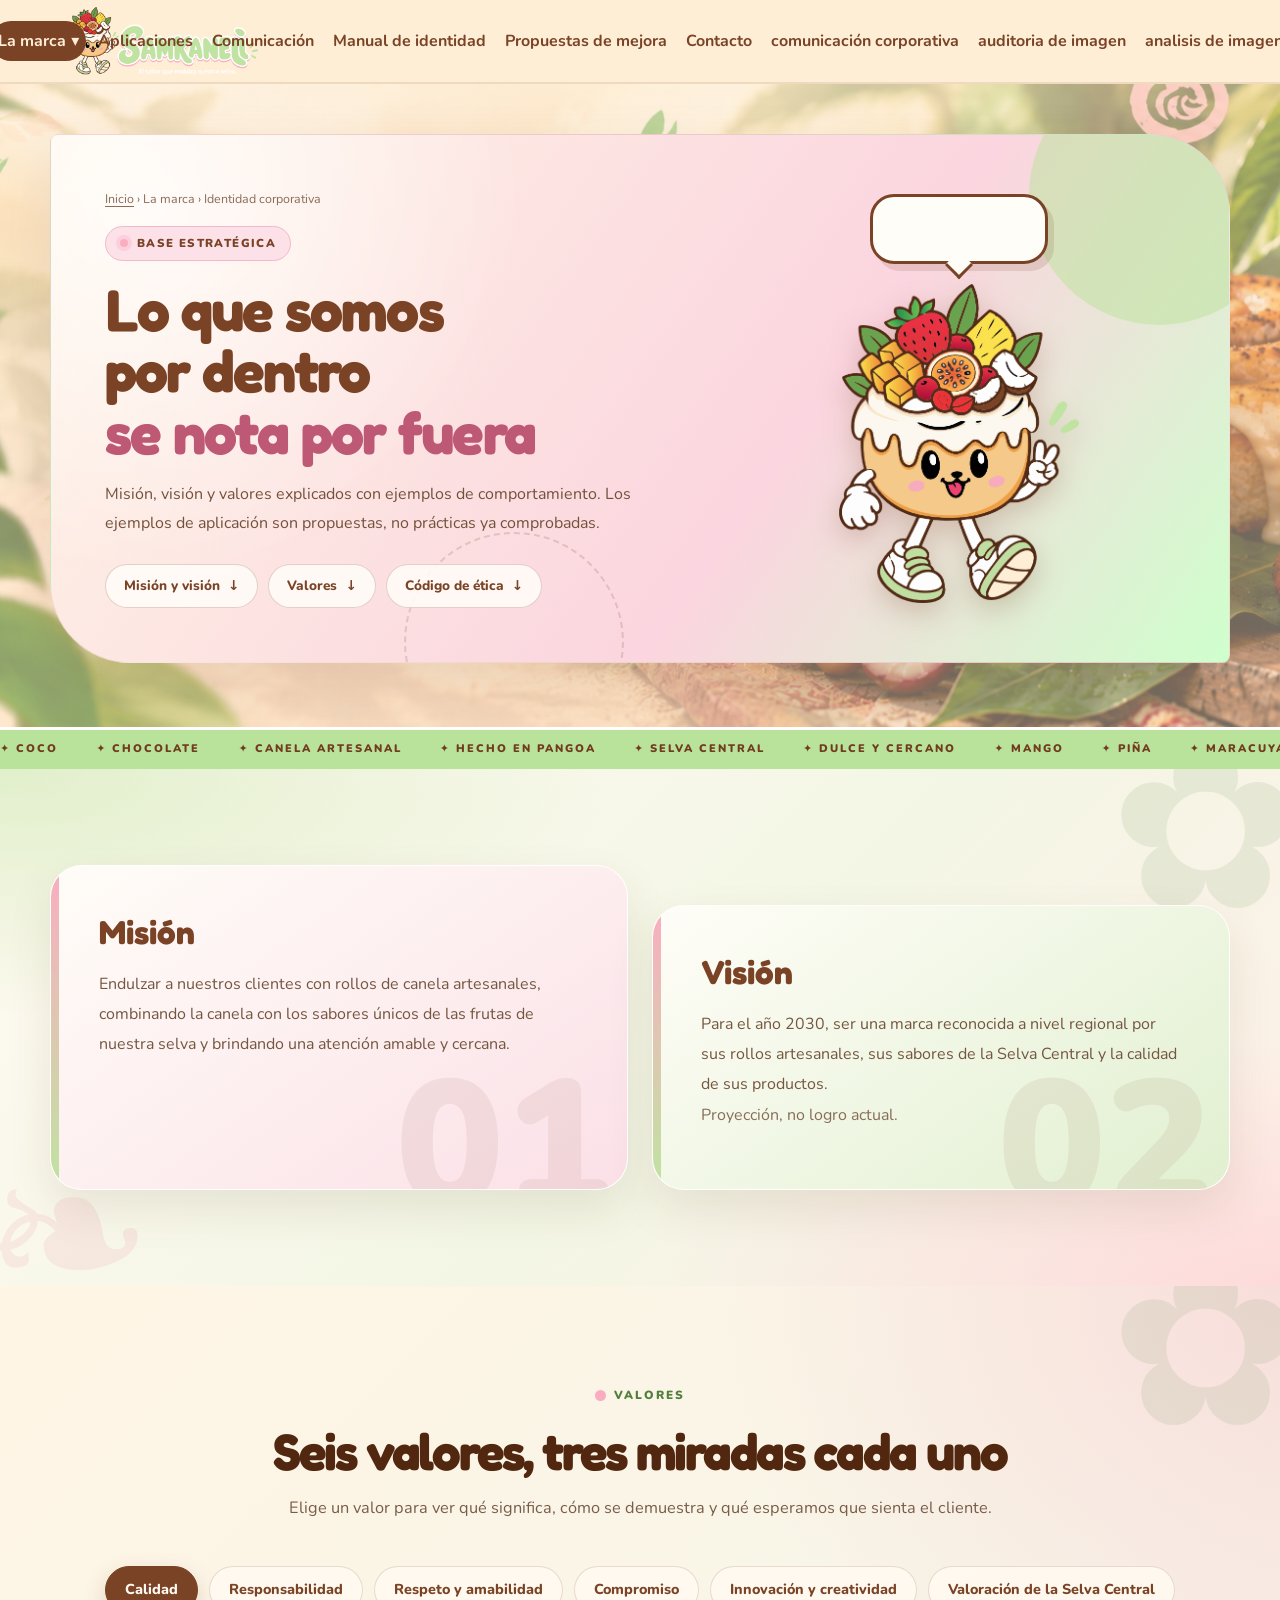
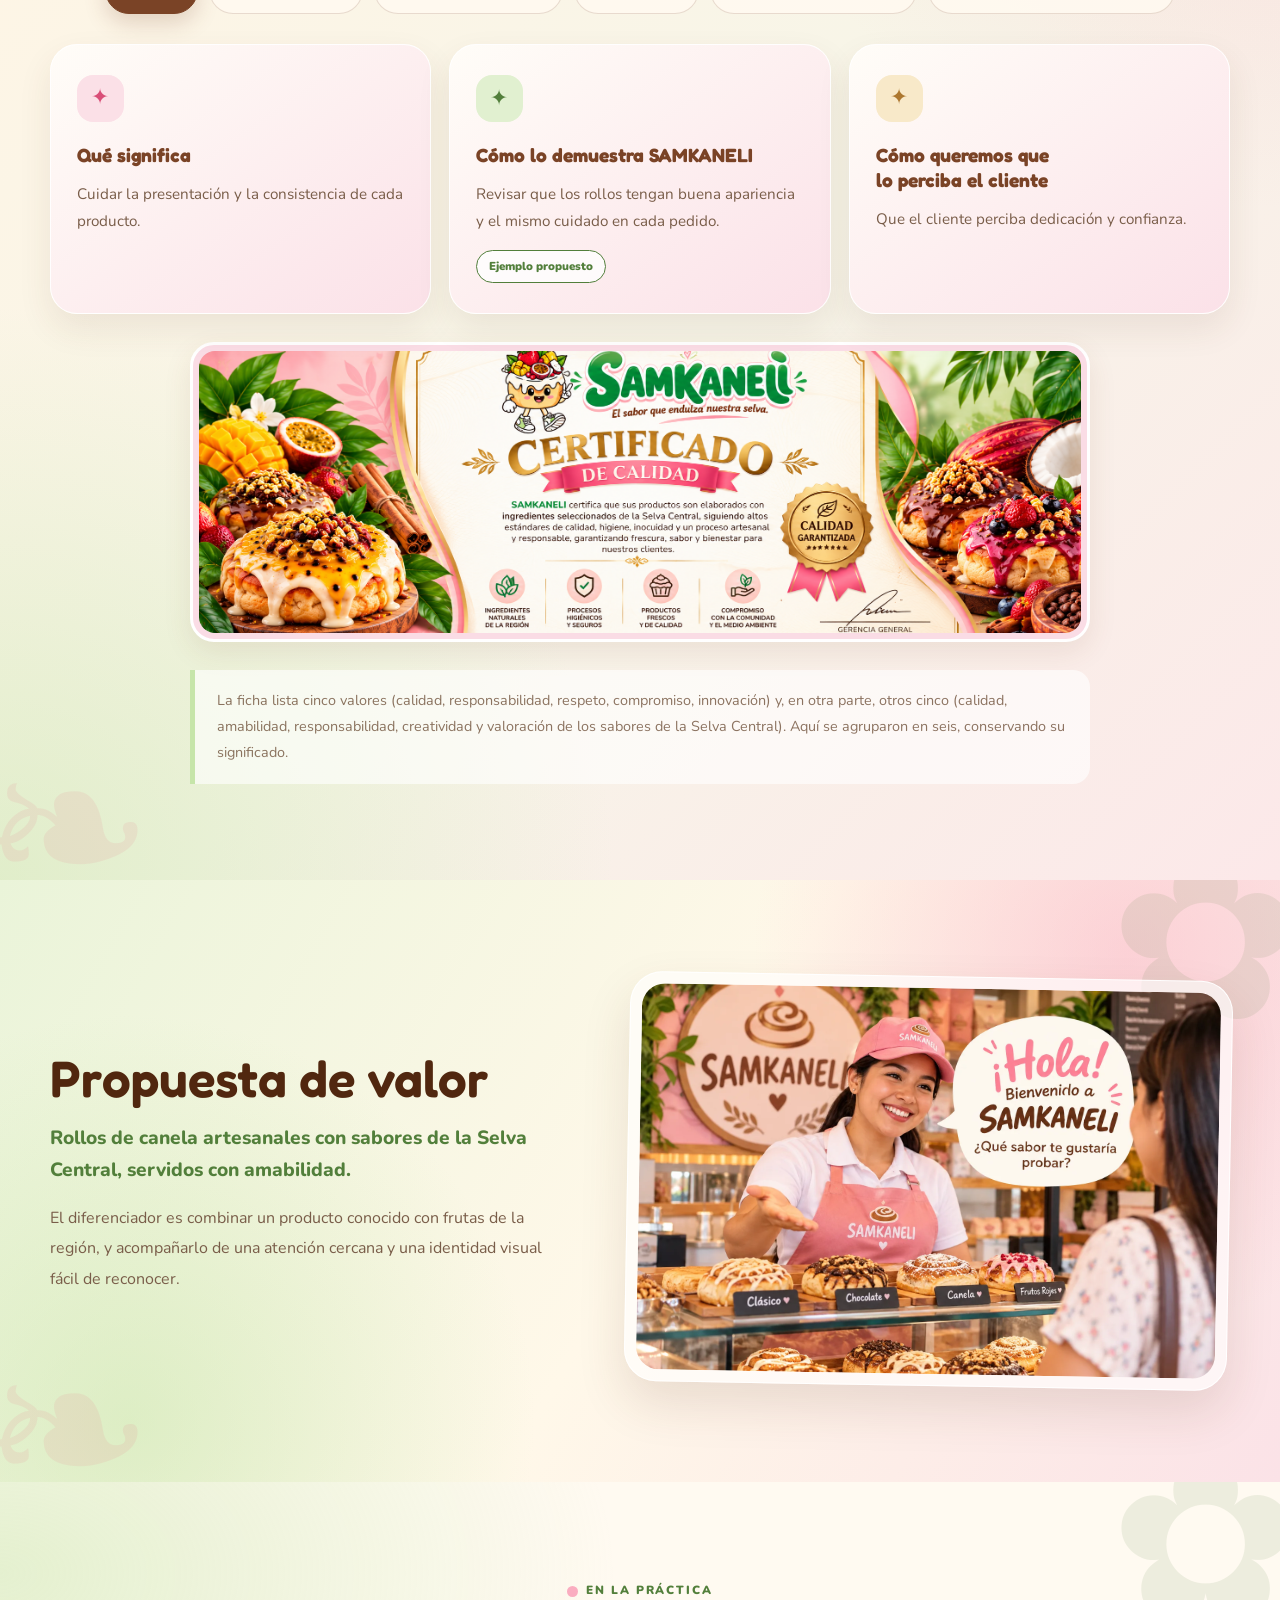
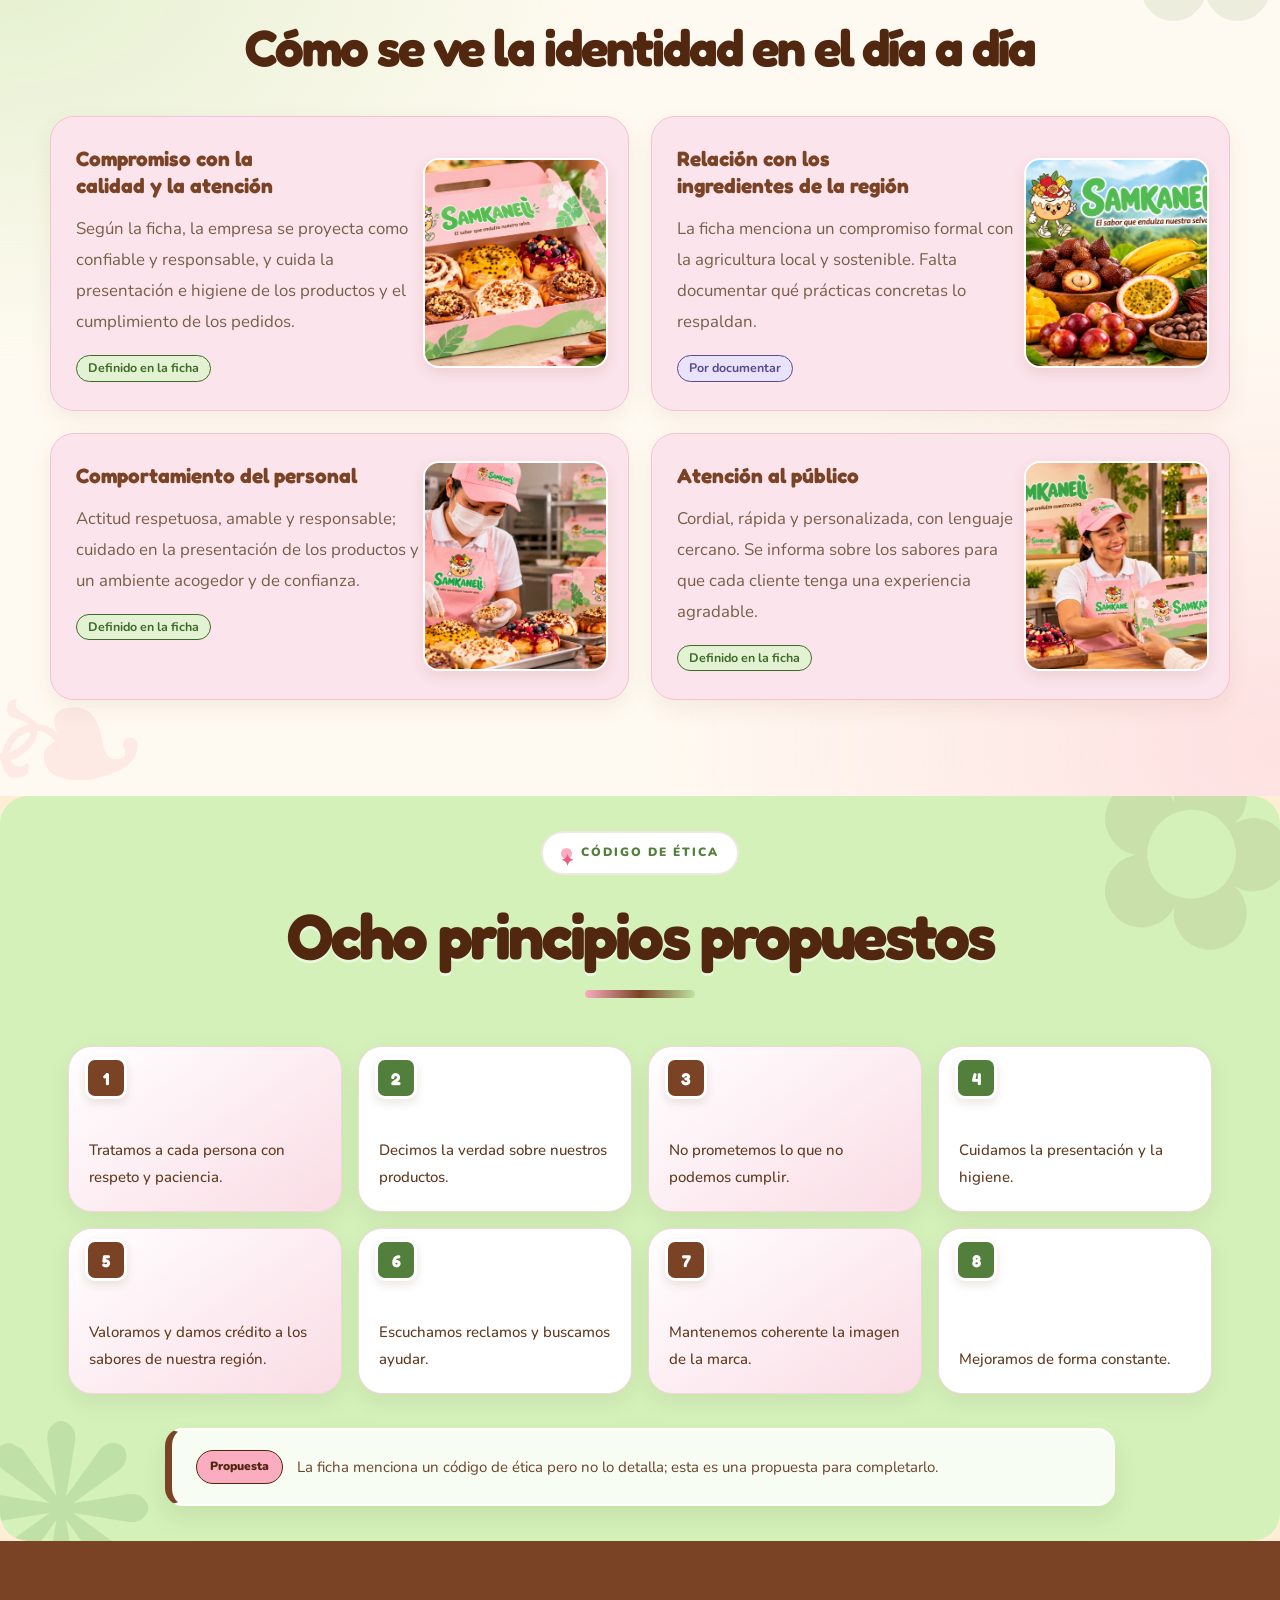
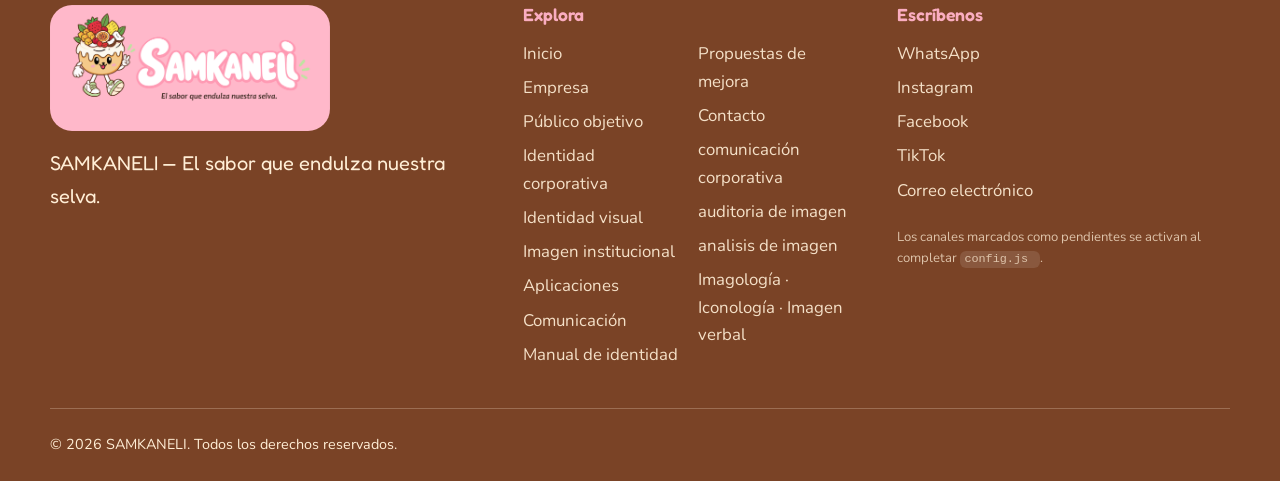
<file: identidad-corporativa/identidad-corporativa.html>
<!DOCTYPE html>
<html lang="es">
 <head>
  <meta charset="utf-8"/>
  <meta content="width=device-width, initial-scale=1" name="viewport"/>
  <title>
   Identidad corporativa | SAMKANELI
  </title>
  <meta content="Misión, visión, valores, personalidad y código de ética propuesto de SAMKANELI, con ejemplos de cómo se aplican en el día a día." name="description"/>
  <meta content="#FFEED6" name="theme-color"/>
  <meta content="Identidad corporativa | SAMKANELI" property="og:title"/>
  <meta content="Misión, visión, valores, personalidad y código de ética propuesto de SAMKANELI, con ejemplos de cómo se aplican en el día a día." property="og:description"/>
  <meta content="website" property="og:type"/>
  <link href="../img/mascota/mascota.png" rel="icon" type="image/png"/>
  <link href="https://fonts.googleapis.com" rel="preconnect"/>
  <link crossorigin="" href="https://fonts.gstatic.com" rel="preconnect"/>
  <!-- Fuentes opcionales: si no hay internet se usa la pila de respaldo definida en global.css -->
  <link href="https://fonts.googleapis.com/css2?family=Fredoka:wght@500;600;700&amp;family=Nunito:wght@400;600;700;800&amp;display=swap" rel="stylesheet"/>
  <link href="../global.css" rel="stylesheet"/>
  <link href="../identidad-corporativa/identidad-corporativa.css" rel="stylesheet"/>
  <script>
   document.documentElement.classList.add("js")
  </script>
 </head>
 <body data-page="corporativa">
  <a class="skip" href="#contenido">
   Saltar al contenido
  </a>
  <header class="site-header">
   <div class="bar">
    <a aria-label="SAMKANELI, ir al inicio" class="brand" href="../index.html">
     <img alt="SAMKANELI, el sabor que endulza nuestra selva" height="433" src="../img/logo/imagotipo-transparente.png" width="1200"/>
    </a>
    <button aria-controls="menu" aria-expanded="false" aria-label="Abrir menú" class="nav-toggle" type="button">
     <span>
     </span>
     <span>
     </span>
     <span>
     </span>
    </button>
    <nav aria-label="Navegación principal" class="nav" id="menu">
     <ul>
      <li>
       <a href="../index.html">
        Inicio
       </a>
      </li>
      <li class="has-sub is-current">
       <button aria-expanded="false" aria-haspopup="true" class="sub-btn" type="button">
        La marca
        <span aria-hidden="true">
         ▾
        </span>
       </button>
       <ul class="sub">
        <li>
         <a href="../empresa/empresa.html">
          Empresa
         </a>
        </li>
        <li>
         <a href="../publico-objetivo/publico-objetivo.html">
          Público objetivo
         </a>
        </li>
        <li>
         <a aria-current="page" href="../identidad-corporativa/identidad-corporativa.html">
          Identidad corporativa
         </a>
        </li>
        <li>
         <a href="../identidad-visual/identidad-visual.html">
          Identidad visual
         </a>
        </li>
        <li>
         <a href="../imagen-institucional/imagen-institucional.html">
          Imagen institucional
         </a>
        </li>
       </ul>
      </li>
      <li>
       <a href="../aplicaciones/aplicaciones.html">
        Aplicaciones
       </a>
      </li>
      <li>
       <a href="../comunicacion/comunicacion.html">
        Comunicación
       </a>
      </li>
      <li>
       <a href="../manual-identidad/manual-identidad.html">
        Manual de identidad
       </a>
      </li>
      <li>
       <a href="../propuestas/propuestas.html">
        Propuestas de mejora
       </a>
      </li>
      <li>
       <a href="../contacto/contacto.html">
        Contacto
       </a>
      </li>
      <li>
        <a href="../comunicación-corporativa/comunicación-corporativa.html">
comunicación corporativa
        </a>
      </li>
       <li>
        <a href="../auditoria-imagen/auditoria-imagen.html">
auditoria de imagen
        </a>
      </li>
      <li>
        <a href="../analisis-de-imagen/analisis-imagen.html">
analisis de imagen
        </a>
      </li>
      <li>
  <a href="../imagologia·iconologia·imagenverbal/imagologia·iconologia·imagenverbal.html">
    Imagología · Iconología · Imagen verbal
  </a>
</li>
     </ul>
    </nav>
   </div>
  </header>
  <main id="contenido">
    <section class="idc-hero" aria-labelledby="idc-titulo">
      <div class="wrap">
        <div class="idc-card">
    
          <div class="idc-texto">
            <nav class="idc-migas" aria-label="Ruta de navegación">
              <a href="../index.html">Inicio</a> › La marca ›
              <span aria-current="page">Identidad corporativa</span>
            </nav>
    
            <span class="idc-etiqueta">
              <span class="idc-punto" aria-hidden="true"></span>Base estratégica
            </span>
    
            <h1 id="idc-titulo">
              Lo que somos por dentro
              <span>se nota por fuera</span>
            </h1>
    
            <p class="idc-descripcion">
              Misión, visión y valores explicados con ejemplos de comportamiento.
              Los ejemplos de aplicación son propuestas, no prácticas ya comprobadas.
            </p>
    
            <div class="idc-anclas">
              <a href="#mision-vision">Misión y visión</a>
              <a href="#valores">Valores</a>
              <a href="#etica">Código de ética</a>
            </div>
          </div>
    
          <div class="idc-mascota">
            <p class="idc-sr">Somos dulces, amigables, acogedores, creativos, cercanos y confiables.</p>
    
            <div class="idc-burbuja" aria-hidden="true">
              <span>Dulce</span>
              <span>Amigable</span>
              <span>Acogedora</span>
              <span>Creativa</span>
              <span>Cercana</span>
              <span>Confiable</span>
            </div>
    
            <img src="../img/mascota/mascota.png" alt="Mascota de SAMKANELI" width="489" height="651">
          </div>
    
        </div>
      </div>
    </section>

    

   <div class="franja-sabores" aria-label="Sabores e identidad de SAMKANELI">
    <div class="franja-sabores-pista">
      <span>✦ COCO</span><span>✦ CHOCOLATE</span><span>✦ CANELA ARTESANAL</span>
      <span>✦ HECHO EN PANGOA</span><span>✦ SELVA CENTRAL</span><span>✦ DULCE Y CERCANO</span>
      <span>✦ MANGO</span><span>✦ PIÑA</span><span>✦ MARACUYÁ</span><span>✦ CAMU CAMU</span>
      <span>✦ COCO</span><span>✦ CHOCOLATE</span><span>✦ CANELA ARTESANAL</span>
      <span>✦ HECHO EN PANGOA</span><span>✦ SELVA CENTRAL</span><span>✦ DULCE Y CERCANO</span>
      <span>✦ MANGO</span><span>✦ PIÑA</span><span>✦ MARACUYÁ</span><span>✦ CAMU CAMU</span>
    </div>
  </div>
  
   <section class="sec sec--claro" id="mision-vision">
    <div class="wrap">
     <div class="mv2">
      <article class="mvc a">
       <h2>
        Misión
       </h2>
       <p>
        Endulzar a nuestros clientes con rollos de canela artesanales, combinando la canela con los sabores únicos de las frutas de nuestra selva y brindando una atención amable y cercana.
       </p>
      </article>
      <article class="mvc b">
       <h2>
        Visión
       </h2>
       <p>
        Para el año 2030, ser una marca reconocida a nivel regional por sus rollos artesanales, sus sabores de la Selva Central y la calidad de sus productos.
       </p>
       <p class="muted">
        Proyección, no logro actual.
       </p>
      </article>
     </div>
  
    </div>
   </section>
   <section class="sec" id="valores">
    <div class="wrap">
     <header class="sec-head">
      <p class="eyebrow">
       Valores
      </p>
      <h2>
       Seis valores, tres miradas cada uno
      </h2>
      <p class="lead">
       Elige un valor para ver qué significa, cómo se demuestra y qué esperamos que sienta el cliente.
      </p>
     </header>
     <div data-tabs="">
      <div aria-label="valores" class="tabs-list" role="tablist">
       <button aria-controls="valores-p0" aria-selected="false" class="tab" id="valores-t0" role="tab" type="button">
        Calidad
       </button>
       <button aria-controls="valores-p1" aria-selected="false" class="tab" id="valores-t1" role="tab" type="button">
        Responsabilidad
       </button>
       <button aria-controls="valores-p2" aria-selected="false" class="tab" id="valores-t2" role="tab" type="button">
        Respeto y amabilidad
       </button>
       <button aria-controls="valores-p3" aria-selected="false" class="tab" id="valores-t3" role="tab" type="button">
        Compromiso
       </button>
       <button aria-controls="valores-p4" aria-selected="false" class="tab" id="valores-t4" role="tab" type="button">
        Innovación y creatividad
       </button>
       <button aria-controls="valores-p5" aria-selected="false" class="tab" id="valores-t5" role="tab" type="button">
        Valoración de la Selva Central
       </button>
      </div>
      <div aria-labelledby="valores-t0" class="tab-panel" hidden="" id="valores-p0" role="tabpanel">
       <div class="val3">
        <article class="v3 c-rosa">
         <h3>
          Qué significa
         </h3>
         <p>
          Cuidar la presentación y la consistencia de cada producto.
         </p>
        </article>
        
        <article class="v3 c-rosa">
         <h3>
          Cómo lo demuestra SAMKANELI
         </h3>
         <p>
          Revisar que los rollos tengan buena apariencia y el mismo cuidado en cada pedido.
         </p>
         <span class="badge b-propuesta">
          Ejemplo propuesto
         </span>
        </article>
        <article class="v3 c-rosa">
         <h3>
          Cómo queremos que lo perciba el cliente
         </h3>
         <p>
          Que el cliente perciba dedicación y confianza.
         </p>
        </article>
       </div>

       
<!-- CUADRO RECTANGULAR PARA IMAGEN -->
<div class="valores-imagen">
  <img
    src="../img/originales/Certificado de Calidad Samkaneli Tropical.png"
    alt="Valores e identidad de SAMKANELI">
</div>


      </div>
      <div aria-labelledby="valores-t1" class="tab-panel" hidden="" id="valores-p1" role="tabpanel">
       <div class="val3">
        <article class="v3 c-verde">
         <h3>
          Qué significa
         </h3>
         <p>
          Cumplir lo que se promete y decir con claridad lo que se puede ofrecer.
         </p>
        </article>
        <article class="v3 c-verde">
         <h3>
          Cómo lo demuestra SAMKANELI
         </h3>
         <p>
          Comunicar bien las condiciones del pedido y cumplir los compromisos asumidos.
         </p>
         <span class="badge b-propuesta">
          Ejemplo propuesto
         </span>
        </article>
        <article class="v3 c-verde">
         <h3>
          Cómo queremos que lo perciba el cliente
         </h3>
         <p>
          Que el cliente perciba seriedad.
         </p>
        </article>
       </div>


      </div>
      <div aria-labelledby="valores-t2" class="tab-panel" hidden="" id="valores-p2" role="tabpanel">
       <div class="val3">
        <article class="v3 c-crema">
         <h3>
          Qué significa
         </h3>
         <p>
          Tratar a cada persona con paciencia, escucha y cordialidad.
         </p>
        </article>
        <article class="v3 c-crema">
         <h3>
          Cómo lo demuestra SAMKANELI
         </h3>
         <p>
          Atender sin apuro, escuchar la consulta y responder con calidez.
         </p>
         <span class="badge b-propuesta">
          Ejemplo propuesto
         </span>
        </article>
        <article class="v3 c-crema">
         <h3>
          Cómo queremos que lo perciba el cliente
         </h3>
         <p>
          Que las personas se sientan bien recibidas.
         </p>
        </article>
       </div>

      </div>
      <div aria-labelledby="valores-t3" class="tab-panel" hidden="" id="valores-p3" role="tabpanel">
       <div class="val3">
        <article class="v3 c-rosa">
         <h3>
          Qué significa
         </h3>
         <p>
          Mantener el cuidado del producto y del servicio de principio a fin.
         </p>
        </article>
        <article class="v3 c-rosa">
         <h3>
          Cómo lo demuestra SAMKANELI
         </h3>
         <p>
          Cuidar el pedido desde que se consulta hasta que se entrega.
         </p>
         <span class="badge b-propuesta">
          Ejemplo propuesto
         </span>
        </article>
        <article class="v3 c-rosa">
         <h3>
          Cómo queremos que lo perciba el cliente
         </h3>
         <p>
          Que se proyecte constancia.
         </p>
        </article>
       </div>


      </div>
      <div aria-labelledby="valores-t4" class="tab-panel" hidden="" id="valores-p4" role="tabpanel">
       <div class="val3">
        <article class="v3 c-verde">
         <h3>
          Qué significa
         </h3>
         <p>
          Explorar combinaciones de sabores y nuevas formas de presentar la marca.
         </p>
        </article>
        <article class="v3 c-verde">
         <h3>
          Cómo lo demuestra SAMKANELI
         </h3>
         <p>
          Probar sabores inspirados en frutas de la región y piezas gráficas nuevas.
         </p>
         <span class="badge b-propuesta">
          Ejemplo propuesto
         </span>
        </article>
        <article class="v3 c-verde">
         <h3>
          Cómo queremos que lo perciba el cliente
         </h3>
         <p>
          Que la marca se perciba original.
         </p>
        </article>
       </div>

      </div>
      <div aria-labelledby="valores-t5" class="tab-panel" hidden="" id="valores-p5" role="tabpanel">
       <div class="val3">
        <article class="v3 c-crema">
         <h3>
          Qué significa
         </h3>
         <p>
          Reconocer la riqueza de las frutas y sabores de la región.
         </p>
        </article>
        <article class="v3 c-crema">
         <h3>
          Cómo lo demuestra SAMKANELI
         </h3>
         <p>
          Usar la fruta regional como protagonista y contar su origen con respeto.
         </p>
         <span class="badge b-propuesta">
          Ejemplo propuesto
         </span>
        </article>
        <article class="v3 c-crema">
         <h3>
          Cómo queremos que lo perciba el cliente
         </h3>
         <p>
          Que se entienda el vínculo con la región sin explicaciones largas.
         </p>
        </article>
       </div>

      </div>
     </div>
     <p class="muted vnote">
      La ficha lista cinco valores (calidad, responsabilidad, respeto, compromiso, innovación) y, en otra parte, otros cinco (calidad, amabilidad, responsabilidad, creatividad y valoración de los sabores de la Selva Central). Aquí se agruparon en seis, conservando su significado.
     </p>
    </div>
   </section>
   <section class="sec sec--verde" id="propuesta-valor">
    <div class="wrap">
     <div class="split">
      <div class="stack">
       <h2>
        Propuesta de valor
       </h2>
       <p class="lead">
        Rollos de canela artesanales con sabores de la Selva Central, servidos con amabilidad.
       </p>
       <p>
        El diferenciador es combinar un producto conocido con frutas de la región, y acompañarlo de una atención cercana y una identidad visual fácil de reconocer.
       </p>
      </div>
      <div class="frame">
       <img alt="Escena conceptual de atención al cliente en un mostrador con rollos de canela" data-caption="Escena conceptual de atención (mockup, no fotografía real)" data-group="corp" data-lightbox="" decoding="async" height="1024" loading="lazy" src="../img/mockups/atencion-mostrador.webp" width="1536"/>
      </div>
     </div>


    </div>
   </section>
   <section class="sec" id="compromiso">
    <div class="wrap">
     <header class="sec-head">
      <p class="eyebrow">
       En la práctica
      </p>
      <h2>
       Cómo se ve la identidad en el día a día
      </h2>
     </header>
     <div class="g2 grid">
      <article class="card">
       <h3>
        Compromiso con la calidad y la atención
       </h3>
       <p>
        Según la ficha, la empresa se proyecta como confiable y responsable, y cuida la presentación e higiene de los productos y el cumplimiento de los pedidos.
       </p>
       <span class="badge b-oficial">
        Definido en la ficha
       </span>
       <img
  src="../img/originales/Delicias tropicales de Samkaneli.png"
  alt="Compromiso con la calidad"
  class="card-image">
      </article>
      <article class="card">
       <h3>
        Relación con los ingredientes de la región
       </h3>
       <p>
        La ficha menciona un compromiso formal con la agricultura local y sostenible. Falta documentar qué prácticas concretas lo respaldan.
       </p>
       <span class="badge b-porconfirmar">
        Por documentar
       </span>
       <img src="../img/originales/Samkaneli_ Sabor de la Selva Tropical.png"
     alt="Comportamiento del personal"
     class="card-image">
      </article>
      <article class="card">
       <h3>
        Comportamiento del personal
       </h3>
       <p>
        Actitud respetuosa, amable y responsable; cuidado en la presentación de los productos y un ambiente acogedor y de confianza.
       </p>
       <span class="badge b-oficial">
        Definido en la ficha
       </span>
       <img src="../img/originales/Producción artesanal de rollos Samkaneli.png"
     alt="Ingredientes de la región"
     class="card-image">
      </article>
      <article class="card">
       <h3>
        Atención al público
       </h3>
       <p>
        Cordial, rápida y personalizada, con lenguaje cercano. Se informa sobre los sabores para que cada cliente tenga una experiencia agradable.
       </p>
       <span class="badge b-oficial">
        Definido en la ficha
       </span>
       <img src="../img/originales/Entrega dulce en Samkaneli.png"
     alt="Atención al público"
     class="card-image">
      </article>
     </div>
    </div>
   </section>
   <section class="sec sec--rosa" id="etica">
    <div class="wrap">
     <header class="sec-head">
      <p class="eyebrow">
       Código de ética
      </p>
      <h2>
       Ocho principios propuestos
      </h2>
     </header>
     
<ol class="ethics">
  <li data-numero="1">Tratamos a cada persona con respeto y paciencia.</li>
  <li data-numero="2">Decimos la verdad sobre nuestros productos.</li>
  <li data-numero="3">No prometemos lo que no podemos cumplir.</li>
  <li data-numero="4">Cuidamos la presentación y la higiene.</li>
  <li data-numero="5">Valoramos y damos crédito a los sabores de nuestra región.</li>
  <li data-numero="6">Escuchamos reclamos y buscamos ayudar.</li>
  <li data-numero="7">Mantenemos coherente la imagen de la marca.</li>
  <li data-numero="8">Mejoramos de forma constante.</li>
</ol>

     <p>
      <span class="badge b-propuesta">
       Propuesta
      </span>
      La ficha menciona un código de ética pero no lo detalla; esta es una propuesta para completarlo.
     </p>
    </div>
   </section>
  </main>
  <footer class="site-footer">
   <div class="wrap foot-grid">
    <div class="foot-brand">
     <img alt="SAMKANELI" class="foot-logo" decoding="async" height="541" loading="lazy" src="../img/logo/imagotipo-rosa-blanco.png" width="1200"/>
     <p class="foot-slogan">
      SAMKANELI — El sabor que endulza nuestra selva.
     </p>
    </div>
    <nav aria-label="Mapa del sitio">
     <h2 class="foot-h">
      Explora
     </h2>
     <ul class="foot-links">
      <li>
       <a href="../index.html">
        Inicio
       </a>
      </li>
      <li>
       <a href="../empresa/empresa.html">
        Empresa
       </a>
      </li>
      <li>
       <a href="../publico-objetivo/publico-objetivo.html">
        Público objetivo
       </a>
      </li>
      <li>
       <a href="../identidad-corporativa/identidad-corporativa.html">
        Identidad corporativa
       </a>
      </li>
      <li>
       <a href="../identidad-visual/identidad-visual.html">
        Identidad visual
       </a>
      </li>
      <li>
       <a href="../imagen-institucional/imagen-institucional.html">
        Imagen institucional
       </a>
      </li>
      <li>
       <a href="../aplicaciones/aplicaciones.html">
        Aplicaciones
       </a>
      </li>
      <li>
       <a href="../comunicacion/comunicacion.html">
        Comunicación
       </a>
      </li>
      <li>
       <a href="../manual-identidad/manual-identidad.html">
        Manual de identidad
       </a>
      </li>
      <li>
       <a href="../propuestas/propuestas.html">
        Propuestas de mejora
       </a>
      </li>
      <li>
       <a href="../contacto/contacto.html">
        Contacto
       </a>
      </li>
      <li>
        <a href="../comunicación-corporativa/comunicación-corporativa.html">
comunicación corporativa
        </a>
      </li>
       <li>
        <a href="../auditoria-imagen/auditoria-imagen.html">
auditoria de imagen
        </a>
      </li>
      <li>
        <a href="../analisis-de-imagen/analisis-imagen.html">
analisis de imagen
      </a>
     </li>
     <li>
  <a href="../imagologia·iconologia·imagenverbal/imagologia·iconologia·imagenverbal.html">
    Imagología · Iconología · Imagen verbal
  </a>
</li>
     </ul>
    </nav>
    <div>
     <h2 class="foot-h">
      Escríbenos
     </h2>
     <ul class="foot-contact">
      <li>
       <a data-contact="whatsapp" href="https://w.app/rollkaneli">
        WhatsApp
       </a>
      </li>
      <li>
       <a data-contact="instagram" href="../contacto/contacto.html#instagram">
        Instagram
       </a>
      </li>
      <li>
       <a data-contact="facebook" href="https://www.facebook.com/profile.php?id=61590356957658">
        Facebook
       </a>
      </li>
      <li>
       <a data-contact="tiktok" href="https://www.tiktok.com/@kaneli_sctrl">
        TikTok
       </a>
      </li>
      <li>
       <a data-contact="email" href="samkaneliroll@gmail.com">
        Correo electrónico
       </a>
      </li>
     </ul>
     <p class="foot-note">
      Los canales marcados como pendientes se activan al completar
      <code>
       config.js
      </code>
      .
     </p>
    </div>
   </div>
   <div class="foot-legal wrap">
    <p>
     © 2026 SAMKANELI. Todos los derechos reservados.
    </p>
   </div>
  </footer>
  <script src="../config.js">
  </script>
  <script src="../script.js">
  </script>
 </body>
</html>
</file>
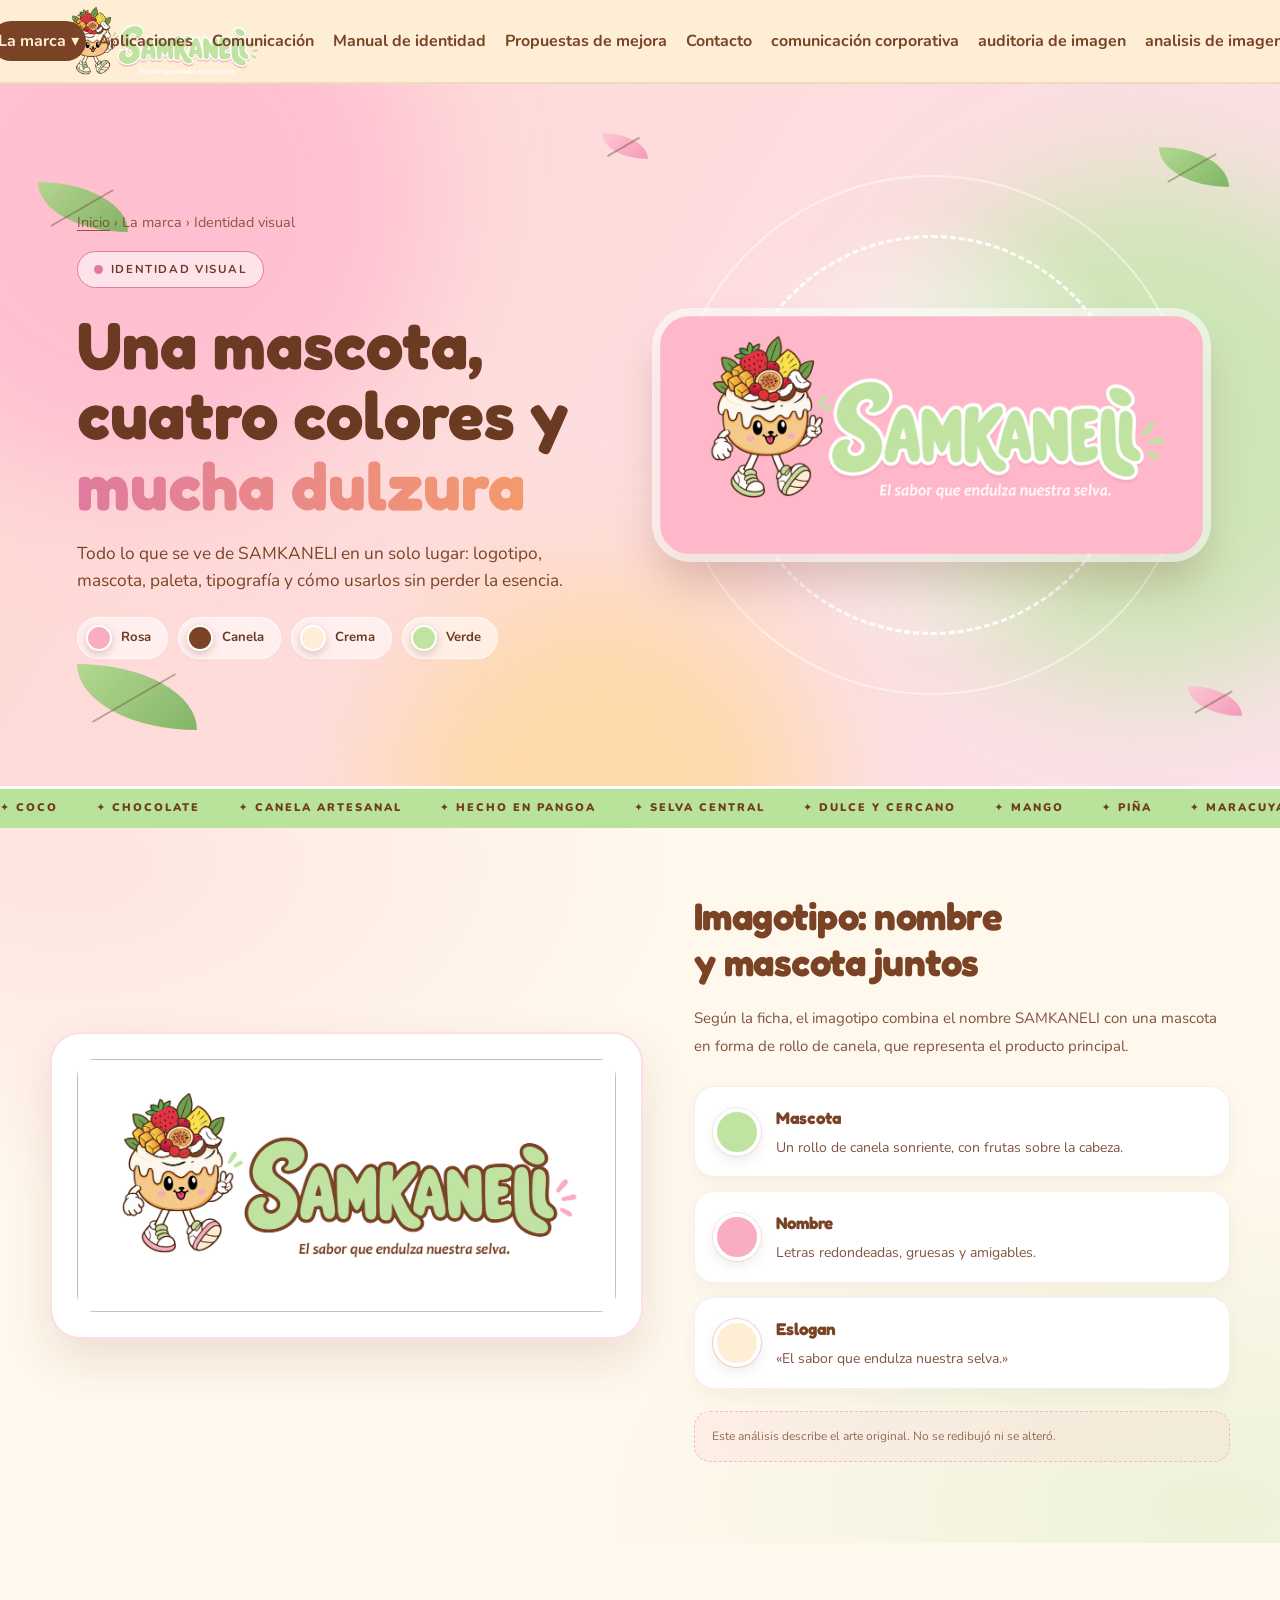
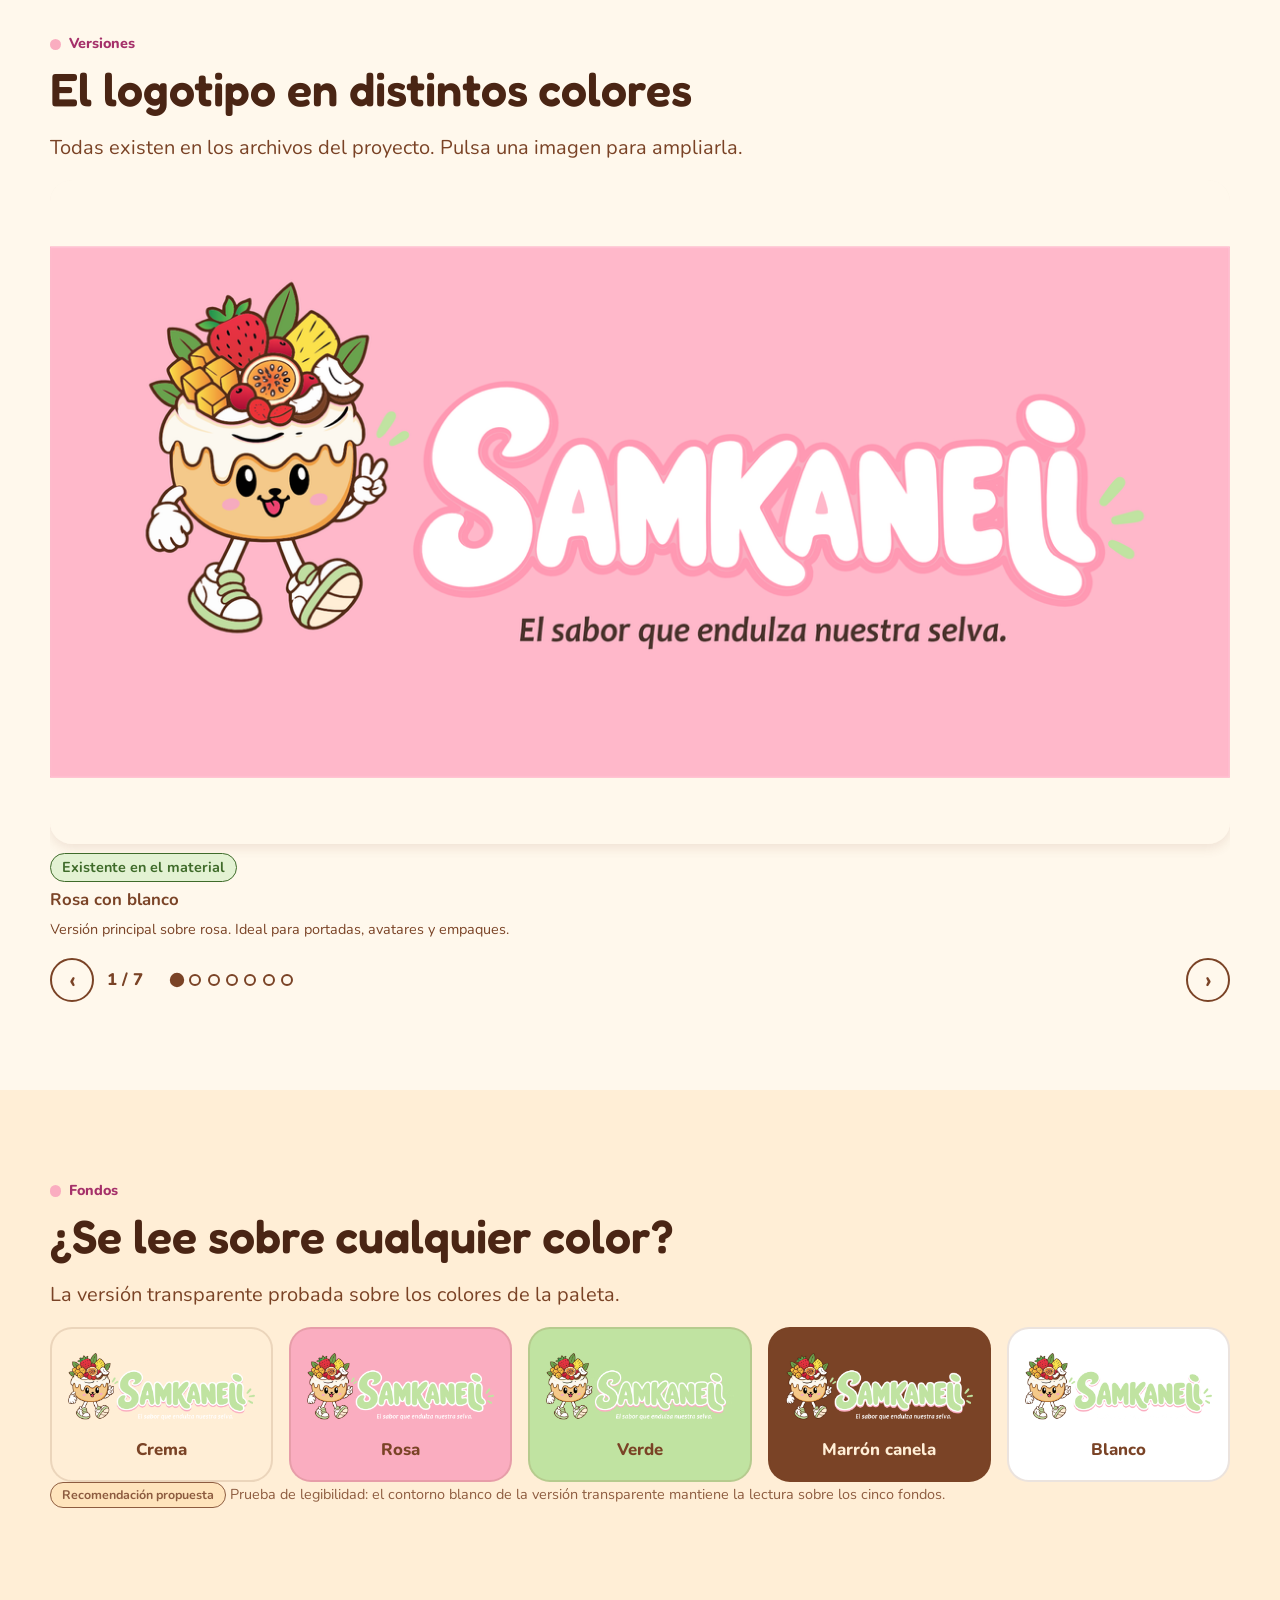
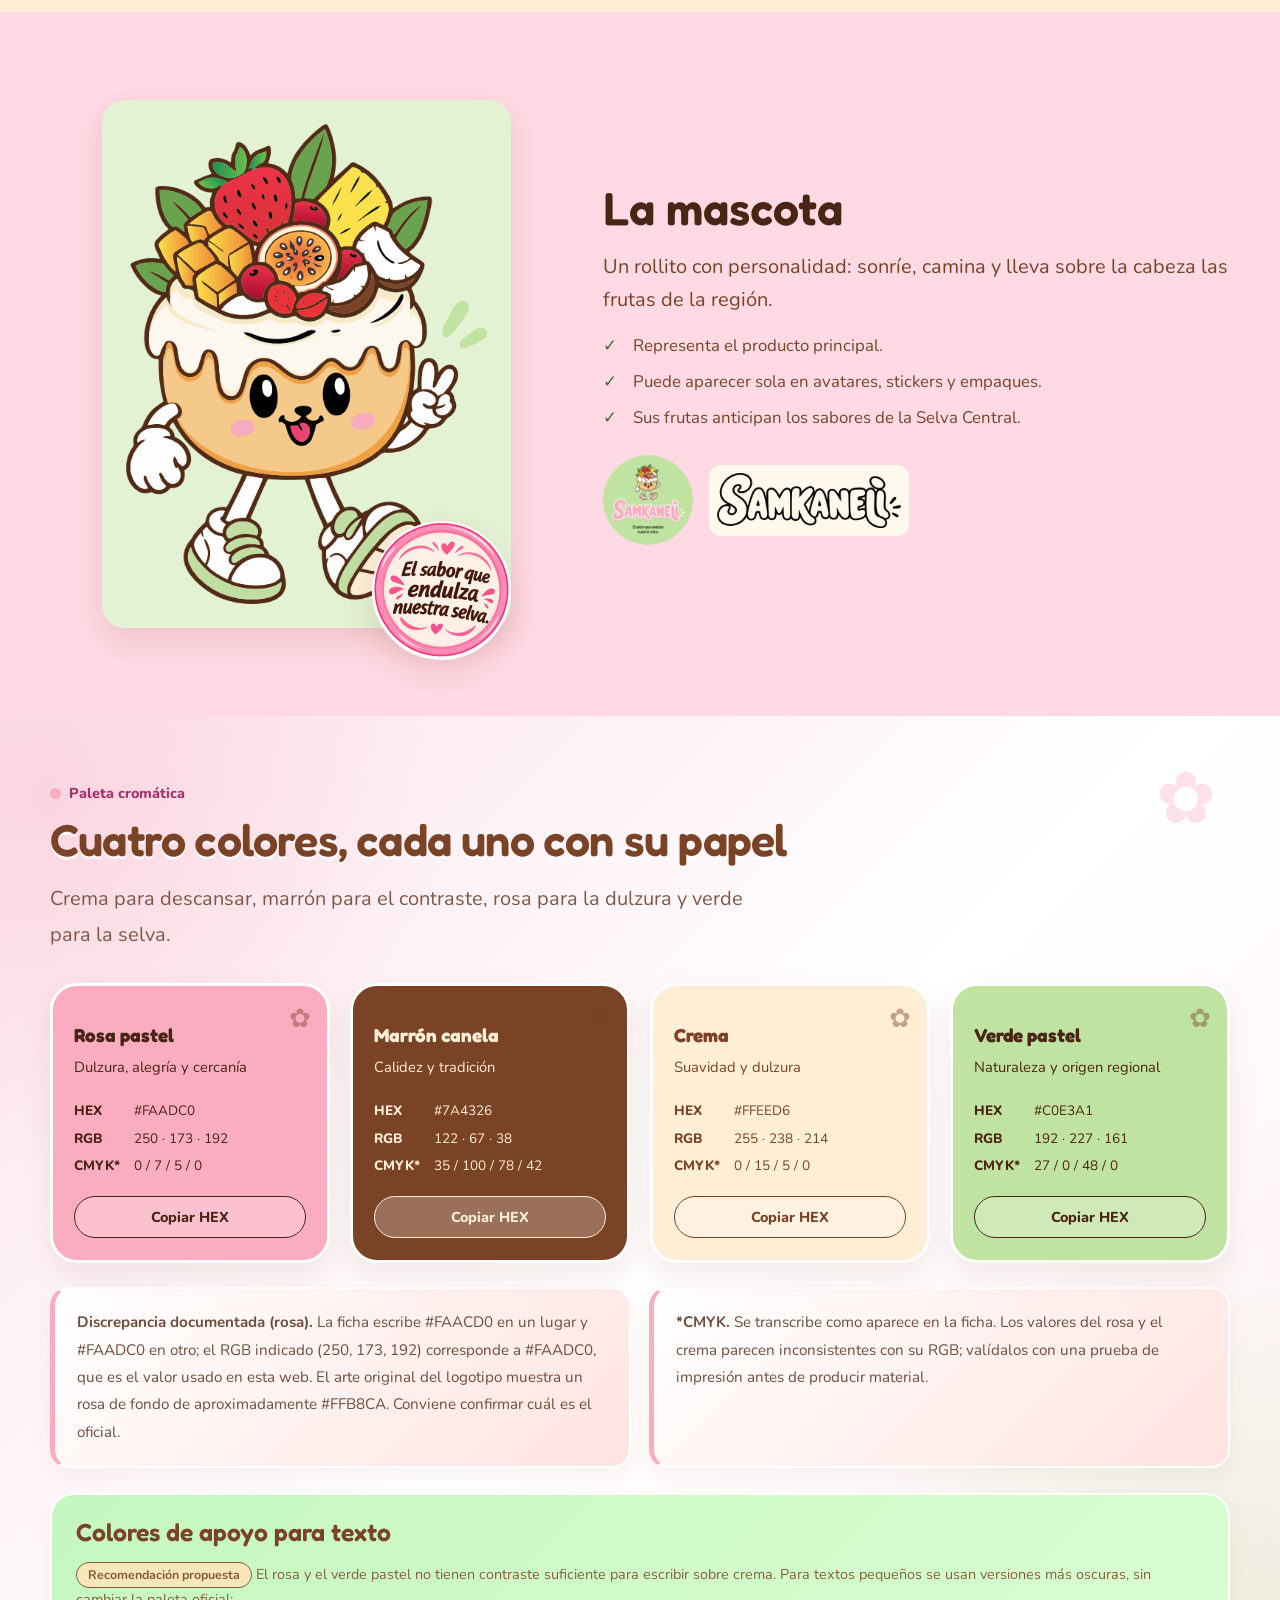
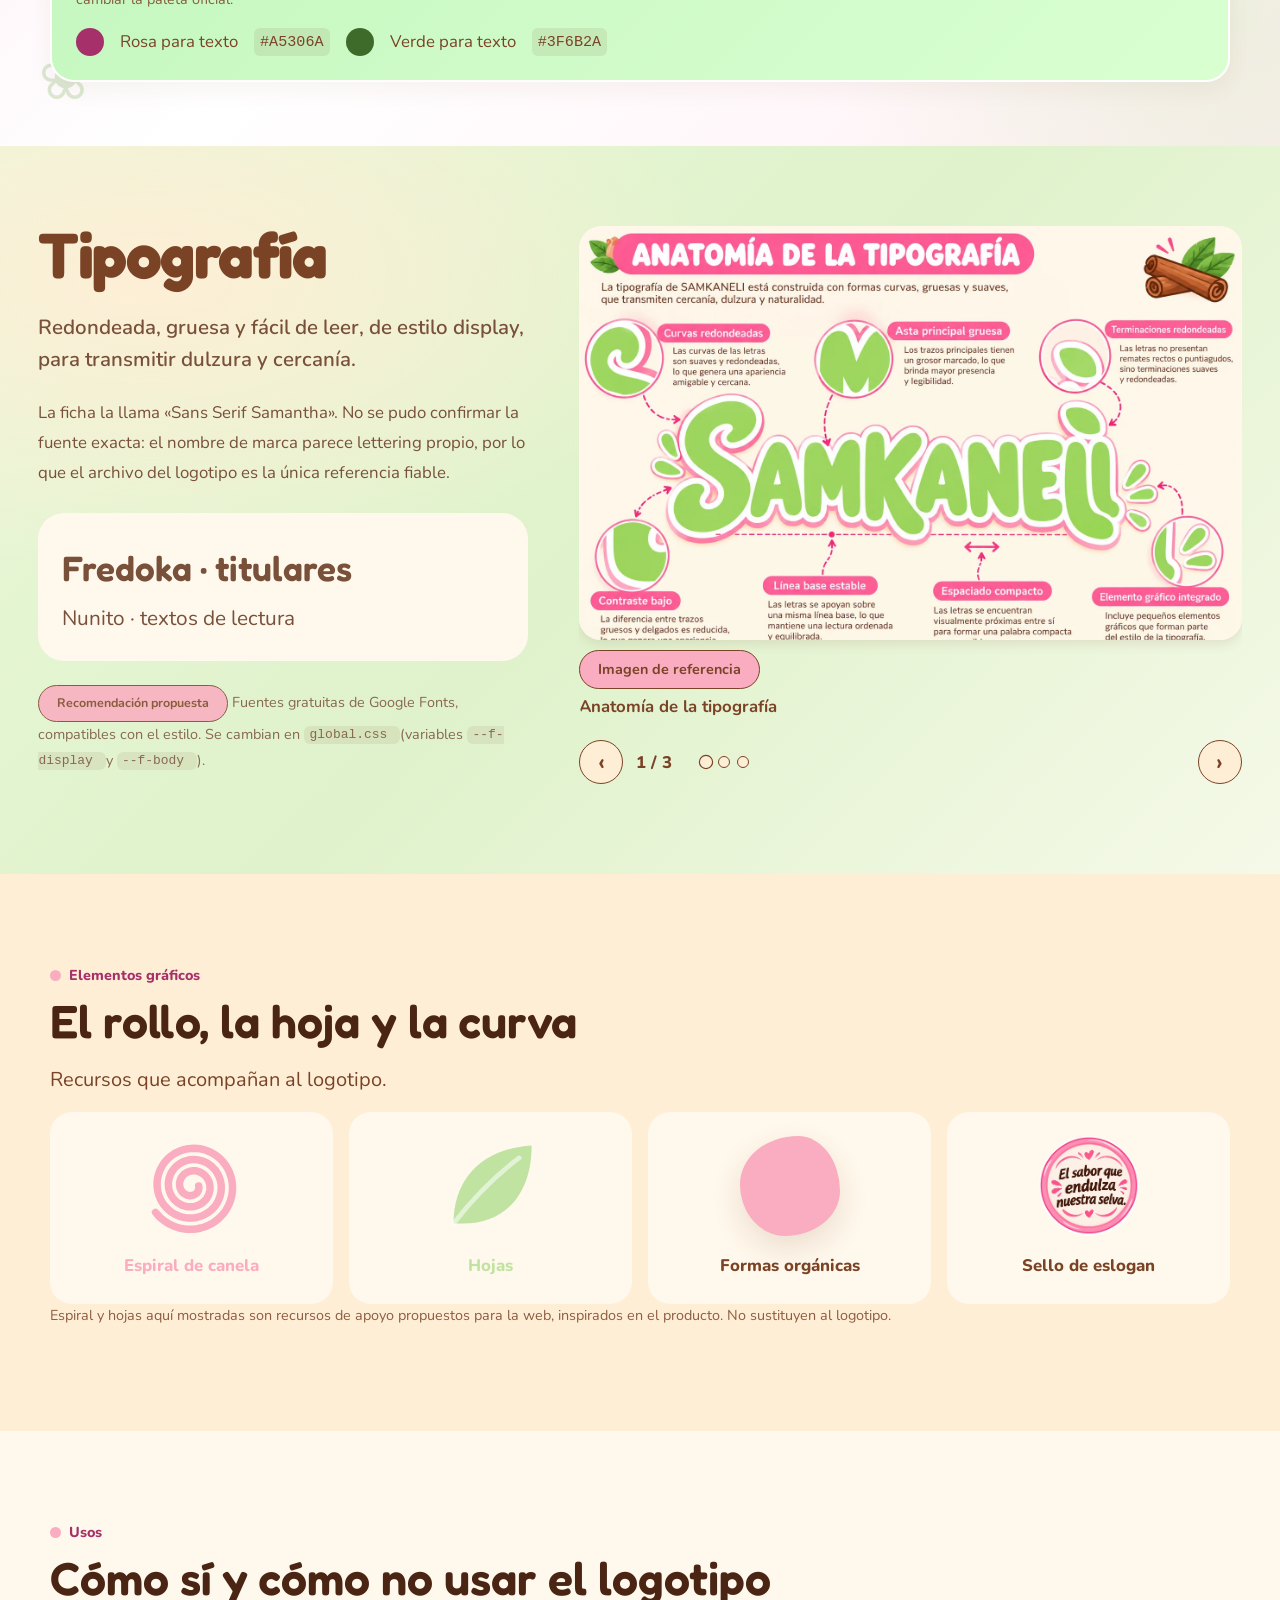
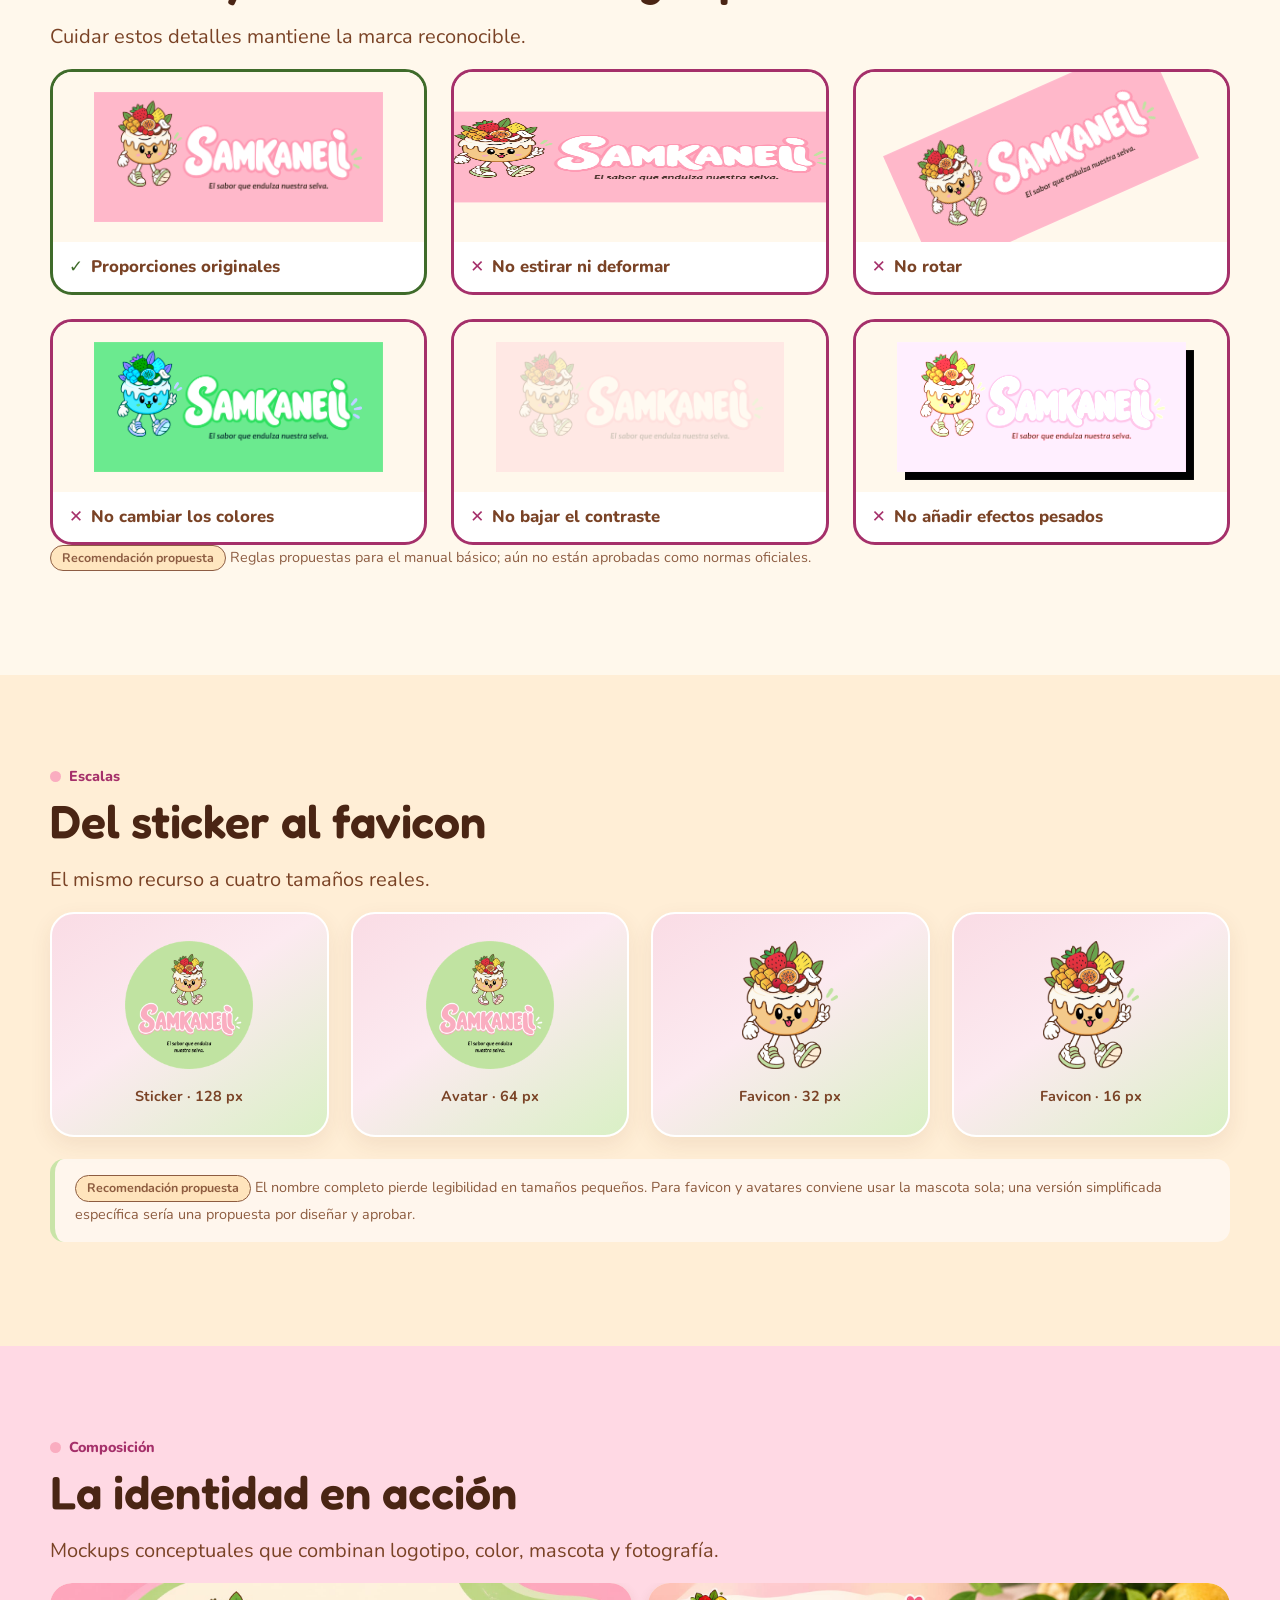
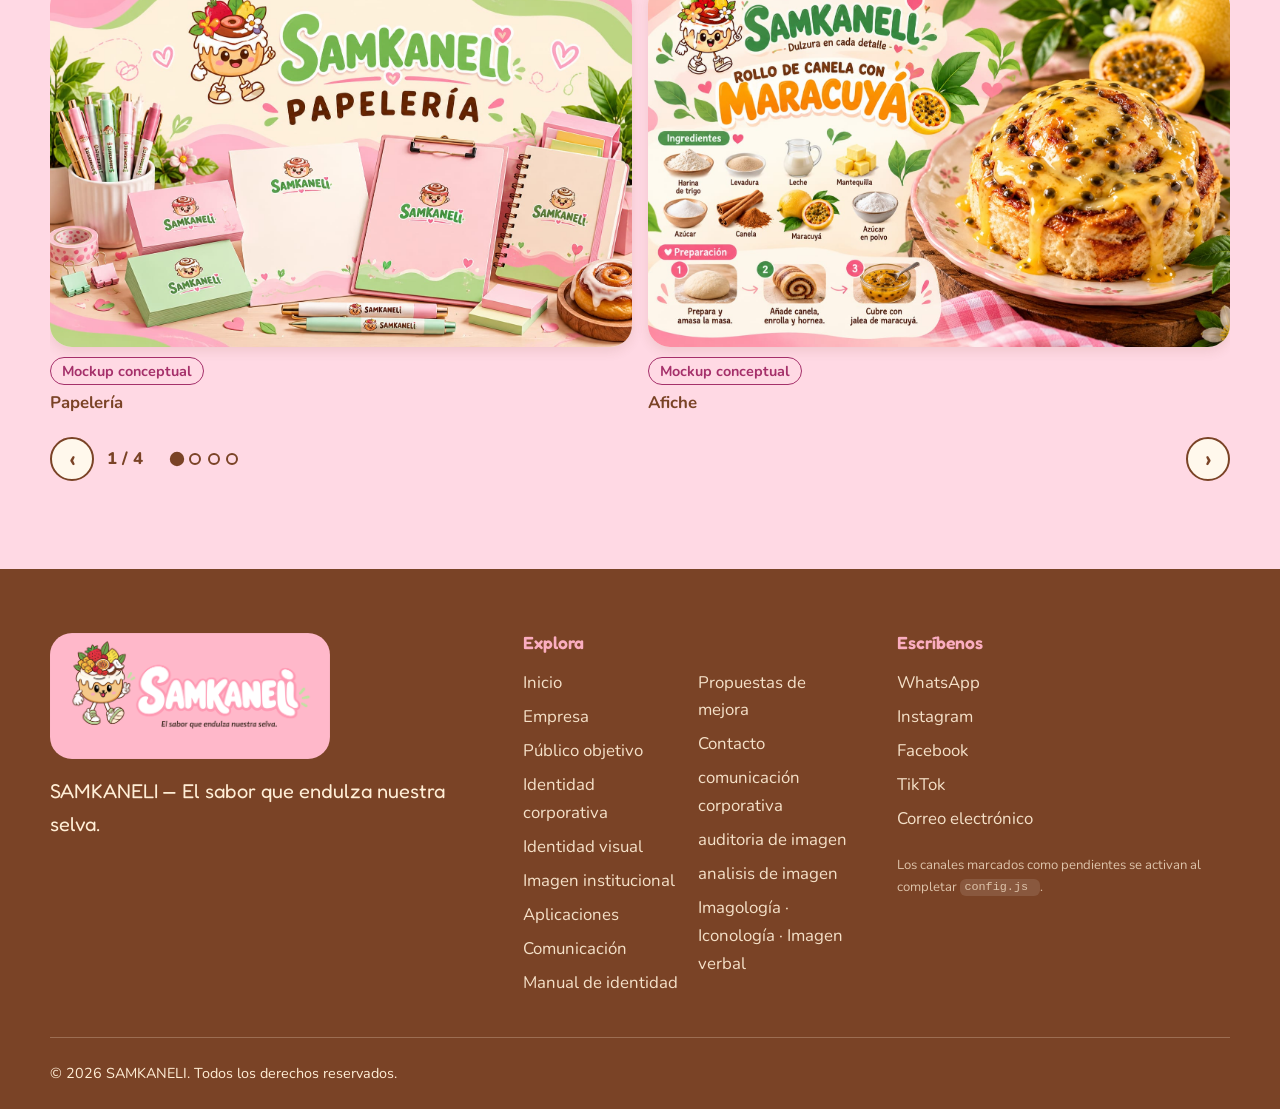
<file: identidad-visual/identidad-visual.html>
<!DOCTYPE html>
<html lang="es">
 <head>
  <meta charset="utf-8"/>
  <meta content="width=device-width, initial-scale=1" name="viewport"/>
  <title>
   Identidad visual | SAMKANELI, logotipo, mascota, colores y tipograf&iacute;a
  </title>
  <meta content="Logotipo, imagotipo, mascota, paleta crom&aacute;tica, tipograf&iacute;a y usos correctos e incorrectos de la identidad visual de SAMKANELI." name="description"/>
  <meta content="#FFEED6" name="theme-color"/>
  <meta content="Identidad visual | SAMKANELI, logotipo, mascota, colores y tipograf&iacute;a" property="og:title"/>
  <meta content="Logotipo, imagotipo, mascota, paleta crom&aacute;tica, tipograf&iacute;a y usos correctos e incorrectos de la identidad visual de SAMKANELI." property="og:description"/>
  <meta content="website" property="og:type"/>
  <link href="../img/mascota/mascota.png" rel="icon" type="image/png"/>
  <link href="https://fonts.googleapis.com" rel="preconnect"/>
  <link crossorigin="" href="https://fonts.gstatic.com" rel="preconnect"/>
  <!-- Fuentes opcionales: si no hay internet se usa la pila de respaldo definida en global.css -->
  <link href="https://fonts.googleapis.com/css2?family=Fredoka:wght@500;600;700&amp;family=Nunito:wght@400;600;700;800&amp;display=swap" rel="stylesheet"/>
  <link href="../global.css" rel="stylesheet"/>
  <link href="../identidad-visual/identidad-visual.css" rel="stylesheet"/>
  <script>
   document.documentElement.classList.add("js")
  </script>
 </head>
 <body data-page="visual">
  <a class="skip" href="#contenido">
   Saltar al contenido
  </a>
  <header class="site-header">
   <div class="bar">
    <a aria-label="SAMKANELI, ir al inicio" class="brand" href="../index.html">
     <img alt="SAMKANELI, el sabor que endulza nuestra selva" height="433" src="../img/logo/imagotipo-transparente.png" width="1200"/>
    </a>
    <button aria-controls="menu" aria-expanded="false" aria-label="Abrir men&uacute;" class="nav-toggle" type="button">
     <span>
     </span>
     <span>
     </span>
     <span>
     </span>
    </button>
    <nav aria-label="Navegaci&oacute;n principal" class="nav" id="menu">
     <ul>
      <li>
       <a href="../index.html">
        Inicio
       </a>
      </li>
      <li class="has-sub is-current">
       <button aria-expanded="false" aria-haspopup="true" class="sub-btn" type="button">
        La marca
        <span aria-hidden="true">
         &dtrif;
        </span>
       </button>
       <ul class="sub">
        <li>
         <a href="../empresa/empresa.html">
          Empresa
         </a>
        </li>
        <li>
         <a href="../publico-objetivo/publico-objetivo.html">
          P&uacute;blico objetivo
         </a>
        </li>
        <li>
         <a href="../identidad-corporativa/identidad-corporativa.html">
          Identidad corporativa
         </a>
        </li>
        <li>
         <a aria-current="page" href="../identidad-visual/identidad-visual.html">
          Identidad visual
         </a>
        </li>
        <li>
         <a href="../imagen-institucional/imagen-institucional.html">
          Imagen institucional
         </a>
        </li>
       </ul>
      </li>
      <li>
       <a href="../aplicaciones/aplicaciones.html">
        Aplicaciones
       </a>
      </li>
      <li>
       <a href="../comunicacion/comunicacion.html">
        Comunicaci&oacute;n
       </a>
      </li>
      <li>
       <a href="../manual-identidad/manual-identidad.html">
        Manual de identidad
       </a>
      </li>
      <li>
       <a href="../propuestas/propuestas.html">
        Propuestas de mejora
       </a>
      </li>
      <li>
       <a href="../contacto/contacto.html">
        Contacto
       </a>
      </li>
      <li>
        <a href="../comunicación-corporativa/comunicación-corporativa.html">
comunicación corporativa
        </a>
      </li>
       <li>
        <a href="../auditoria-imagen/auditoria-imagen.html">
auditoria de imagen
        </a>
      </li>
      <li>
        <a href="../analisis-de-imagen/analisis-imagen.html">
analisis de imagen
        </a>
      </li>
      <li>
  <a href="../imagologia·iconologia·imagenverbal/imagologia·iconologia·imagenverbal.html">
    Imagología · Iconología · Imagen verbal
  </a>
</li>
     </ul>
    </nav>
   </div>
  </header>
  <main id="contenido">
   <section class="iv" id="portada">
  <span class="iv-blob iv-blob--a" aria-hidden="true"></span>
  <span class="iv-blob iv-blob--b" aria-hidden="true"></span>
  <span class="iv-blob iv-blob--c" aria-hidden="true"></span>
  <span class="iv-leaf" style="left:3%;top:14%;--r:-20deg;--t:15s" aria-hidden="true"></span>
  <span class="iv-leaf iv-leaf--p" style="left:47%;top:7%;width:46px;height:26px;--r:60deg;--t:12s;--d:-3s" aria-hidden="true"></span>
  <span class="iv-leaf" style="left:6%;bottom:8%;width:120px;height:66px;--r:70deg;--t:19s;--d:-5s" aria-hidden="true"></span>
  <span class="iv-leaf" style="right:4%;top:9%;width:70px;height:40px;--r:20deg;--t:14s;--d:-8s" aria-hidden="true"></span>
  <span class="iv-leaf iv-leaf--p" style="right:3%;bottom:10%;width:54px;height:30px;--r:-40deg;--t:17s;--d:-2s" aria-hidden="true"></span>

  <div class="iv-wrap">
    <div class="iv-texto">
      <p class="crumbs"><a href="../index.html">Inicio</a> › La marca › Identidad visual</p>
      <p class="iv-badge"><i></i>Identidad visual</p>
      <h1 class="iv-title">Una mascota, cuatro colores y <span>mucha dulzura</span></h1>
      <p class="iv-sub">Todo lo que se ve de SAMKANELI en un solo lugar: logotipo, mascota, paleta, tipografía y cómo usarlos sin perder la esencia.</p>

      <ul class="iv-paleta" aria-label="Paleta de la marca">
        <li><span style="background:#FAADC0"></span>Rosa</li>
        <li><span style="background:#7A4326"></span>Canela</li>
        <li><span style="background:#FFEED6"></span>Crema</li>
        <li><span style="background:#C0E3A1"></span>Verde</li>
      </ul>
    </div>

    <div class="iv-visual">
      <span class="iv-glow" aria-hidden="true"></span>
      <span class="iv-ring" aria-hidden="true"></span>
      <span class="iv-ring iv-ring--2" aria-hidden="true"></span>
      <img class="iv-img" src="../img/logo/imagotipo-rosa-verde.png" alt="Imagotipo de SAMKANELI: mascota, nombre y eslogan" width="1200" height="526">
    </div>
  </div>
</section>

   <div class="franja-sabores" aria-label="Sabores e identidad de SAMKANELI">
    <div class="franja-sabores-pista">
      <span>✦ COCO</span><span>✦ CHOCOLATE</span><span>✦ CANELA ARTESANAL</span>
      <span>✦ HECHO EN PANGOA</span><span>✦ SELVA CENTRAL</span><span>✦ DULCE Y CERCANO</span>
      <span>✦ MANGO</span><span>✦ PIÑA</span><span>✦ MARACUYÁ</span><span>✦ CAMU CAMU</span>
      <span>✦ COCO</span><span>✦ CHOCOLATE</span><span>✦ CANELA ARTESANAL</span>
      <span>✦ HECHO EN PANGOA</span><span>✦ SELVA CENTRAL</span><span>✦ DULCE Y CERCANO</span>
      <span>✦ MANGO</span><span>✦ PIÑA</span><span>✦ MARACUYÁ</span><span>✦ CAMU CAMU</span>
    </div>
  </div>
  
   <section class="sec" id="logotipo">
    <div class="wrap">
     <div class="split">
      <div class="frame iv-main">
       <img alt="Imagotipo de SAMKANELI sobre fondo blanco" data-caption="Imagotipo sobre fondo blanco" data-group="logo-main" data-lightbox="" decoding="async" height="565" loading="lazy" src="../img/logo/imagotipo-fondo-blanco.png" width="1200"/>
      </div>
      <div class="stack">
       <h2>
        Imagotipo: nombre y mascota juntos
       </h2>
       <p>
        Seg&uacute;n la ficha, el imagotipo combina el nombre SAMKANELI con una mascota en forma de rollo de canela, que representa el producto principal.
       </p>
       <ul class="parts">
        <li>
         <span class="pt pt1">
         </span>
         <div>
          <strong>
           Mascota
          </strong>
          <br/>
          Un rollo de canela sonriente, con frutas sobre la cabeza.
         </div>
        </li>
        <li>
         <span class="pt pt2">
         </span>
         <div>
          <strong>
           Nombre
          </strong>
          <br/>
          Letras redondeadas, gruesas y amigables.
         </div>
        </li>
        <li>
         <span class="pt pt3">
         </span>
         <div>
          <strong>
           Eslogan
          </strong>
          <br/>
          &laquo;El sabor que endulza nuestra selva.&raquo;
         </div>
        </li>
       </ul>
       <p class="muted">
        Este an&aacute;lisis describe el arte original. No se redibuj&oacute; ni se alter&oacute;.
       </p>
      </div>
     </div>
    </div>
   </section>
   <section class="sec sec--claro" id="versiones">
    <div class="wrap">
     <header class="sec-head">
      <p class="eyebrow">
       Versiones
      </p>
      <h2>
       El logotipo en distintos colores
      </h2>
      <p class="lead">
       Todas existen en los archivos del proyecto. Pulsa una imagen para ampliarla.
      </p>
     </header>
     <section aria-label="Versiones del logotipo" aria-roledescription="carrusel" class="carousel" data-carousel="">
      <div aria-label="Diapositivas (usa las flechas del teclado)" class="car-track" role="group" tabindex="0">
       <figure aria-label="1 de 7" aria-roledescription="diapositiva" class="car-slide" role="group">
        <div class="car-media" style="aspect-ratio:16/9">
         <img alt="Imagotipo con nombre en blanco sobre fondo rosa" class="fit-contain" data-caption="Rosa con blanco. Versi&oacute;n principal sobre rosa. Ideal para portadas, avatares y empaques." data-group="versiones" data-lightbox="" height="541" src="../img/logo/imagotipo-rosa-blanco.png" width="1200"/>
        </div>
        <figcaption>
         <span class="badge b-existente">
          Existente en el material
         </span>
         <strong>
          Rosa con blanco
         </strong>
         <span>
          Versi&oacute;n principal sobre rosa. Ideal para portadas, avatares y empaques.
         </span>
        </figcaption>
       </figure>
       <figure aria-label="2 de 7" aria-roledescription="diapositiva" class="car-slide" role="group">
        <div class="car-media" style="aspect-ratio:16/9">
         <img alt="Imagotipo con nombre en verde sobre fondo rosa" class="fit-contain" data-caption="Rosa con verde. Contraste de dulzura y naturaleza." data-group="versiones" data-lightbox="" decoding="async" height="526" loading="lazy" src="../img/logo/imagotipo-rosa-verde.png" width="1200"/>
        </div>
        <figcaption>
         <span class="badge b-existente">
          Existente en el material
         </span>
         <strong>
          Rosa con verde
         </strong>
         <span>
          Contraste de dulzura y naturaleza.
         </span>
        </figcaption>
       </figure>
       <figure aria-label="3 de 7" aria-roledescription="diapositiva" class="car-slide" role="group">
        <div class="car-media" style="aspect-ratio:16/9">
         <img alt="Imagotipo con nombre en blanco sobre fondo verde pastel" class="fit-contain" data-caption="Verde con blanco. Para piezas que resaltan el origen natural." data-group="versiones" data-lightbox="" decoding="async" height="541" loading="lazy" src="../img/logo/imagotipo-verde-blanco.png" width="1200"/>
        </div>
        <figcaption>
         <span class="badge b-existente">
          Existente en el material
         </span>
         <strong>
          Verde con blanco
         </strong>
         <span>
          Para piezas que resaltan el origen natural.
         </span>
        </figcaption>
       </figure>
       <figure aria-label="4 de 7" aria-roledescription="diapositiva" class="car-slide" role="group">
        <div class="car-media" style="aspect-ratio:16/9">
         <img alt="Imagotipo sobre fondo blanco" class="fit-contain" data-caption="Sobre blanco. Para documentos, fondos claros e impresi&oacute;n sencilla." data-group="versiones" data-lightbox="" decoding="async" height="565" loading="lazy" src="../img/logo/imagotipo-fondo-blanco.png" width="1200"/>
        </div>
        <figcaption>
         <span class="badge b-existente">
          Existente en el material
         </span>
         <strong>
          Sobre blanco
         </strong>
         <span>
          Para documentos, fondos claros e impresi&oacute;n sencilla.
         </span>
        </figcaption>
       </figure>
       <figure aria-label="5 de 7" aria-roledescription="diapositiva" class="car-slide" role="group">
        <div class="car-media" style="aspect-ratio:16/9">
         <img alt="Imagotipo en contorno negro, versi&oacute;n lineal" class="fit-contain" data-caption="Lineal en un solo color. Para sellos, grabados y piezas de una tinta." data-group="versiones" data-lightbox="" decoding="async" height="845" loading="lazy" src="../img/logo/imagotipo-lineal.png" width="1000"/>
        </div>
        <figcaption>
         <span class="badge b-existente">
          Existente en el material
         </span>
         <strong>
          Lineal en un solo color
         </strong>
         <span>
          Para sellos, grabados y piezas de una tinta.
         </span>
        </figcaption>
       </figure>
       <figure aria-label="6 de 7" aria-roledescription="diapositiva" class="car-slide" role="group">
        <div class="car-media" style="aspect-ratio:16/9">
         <img alt="Tres versiones del logotipo sobre verde, blanco y rosa" class="fit-contain" data-caption="Tres fondos. Muestra de la misma versi&oacute;n sobre verde, blanco y rosa." data-group="versiones" data-lightbox="" decoding="async" height="730" loading="lazy" src="../img/logo/variantes-color.webp" width="484"/>
        </div>
        <figcaption>
         <span class="badge b-existente">
          Existente en el material
         </span>
         <strong>
          Tres fondos
         </strong>
         <span>
          Muestra de la misma versi&oacute;n sobre verde, blanco y rosa.
         </span>
        </figcaption>
       </figure>
       <figure aria-label="7 de 7" aria-roledescription="diapositiva" class="car-slide" role="group">
        <div class="car-media" style="aspect-ratio:16/9">
         <img alt="Versiones del logotipo sobre fondo rosa, con mascota alternativa" class="fit-contain" data-caption="Variantes sobre rosa. Incluye una variante de mascota; confirmar si es oficial." data-group="versiones" data-lightbox="" decoding="async" height="748" loading="lazy" src="../img/logo/variantes-rosa.webp" width="557"/>
        </div>
        <figcaption>
         <span class="badge b-porconfirmar">
          Disponibilidad por confirmar
         </span>
         <strong>
          Variantes sobre rosa
         </strong>
         <span>
          Incluye una variante de mascota; confirmar si es oficial.
         </span>
        </figcaption>
       </figure>
      </div>
      <div class="car-ui">
       <button aria-label="Diapositiva anterior" class="car-btn car-prev" type="button">
        &lsaquo;
       </button>
       <span aria-live="polite" class="car-count">
        1 / 7
       </span>
       <div class="car-dots">
       </div>
       <button aria-label="Diapositiva siguiente" class="car-btn car-next" type="button">
        &rsaquo;
       </button>
      </div>
     </section>
    </div>
   </section>
   <section class="sec" id="fondos">
    <div class="wrap">
     <header class="sec-head">
      <p class="eyebrow">
       Fondos
      </p>
      <h2>
       &iquest;Se lee sobre cualquier color?
      </h2>
      <p class="lead">
       La versi&oacute;n transparente probada sobre los colores de la paleta.
      </p>
     </header>
     <div class="bg-grid">
      <figure class="bgt" style="background:var(--crema);color:#7A4326">
       <img alt="Imagotipo transparente sobre fondo crema" decoding="async" height="433" loading="lazy" src="../img/logo/imagotipo-transparente.png" width="1200"/>
       <figcaption>
        Crema
       </figcaption>
      </figure>
      <figure class="bgt" style="background:var(--rosa);color:#7A4326">
       <img alt="Imagotipo transparente sobre fondo rosa" decoding="async" height="433" loading="lazy" src="../img/logo/imagotipo-transparente.png" width="1200"/>
       <figcaption>
        Rosa
       </figcaption>
      </figure>
      <figure class="bgt" style="background:var(--verde);color:#7A4326">
       <img alt="Imagotipo transparente sobre fondo verde" decoding="async" height="433" loading="lazy" src="../img/logo/imagotipo-transparente.png" width="1200"/>
       <figcaption>
        Verde
       </figcaption>
      </figure>
      <figure class="bgt" style="background:var(--marron);color:#FFEED6">
       <img alt="Imagotipo transparente sobre fondo marr&oacute;n canela" decoding="async" height="433" loading="lazy" src="../img/logo/imagotipo-transparente.png" width="1200"/>
       <figcaption>
        Marr&oacute;n canela
       </figcaption>
      </figure>
      <figure class="bgt" style="background:#fff;color:#7A4326">
       <img alt="Imagotipo transparente sobre fondo blanco" decoding="async" height="433" loading="lazy" src="../img/logo/imagotipo-transparente.png" width="1200"/>
       <figcaption>
        Blanco
       </figcaption>
      </figure>
     </div>
     <p class="muted">
      <span class="badge b-reco">
       Recomendaci&oacute;n propuesta
      </span>
      Prueba de legibilidad: el contorno blanco de la versi&oacute;n transparente mantiene la lectura sobre los cinco fondos.
     </p>
    </div>
   </section>
   <section class="sec sec--rosa" id="mascota">
    <div class="wrap">
     <div class="split rev">
      <div class="masc-stage">
       <div class="frame">
        <img alt="Mascota de SAMKANELI: rollo de canela sonriente con frutas, gesto de paz y zapatillas" data-caption="Mascota de SAMKANELI" data-group="masc" data-lightbox="" decoding="async" height="651" loading="lazy" src="../img/mascota/mascota.png" width="489"/>
       </div>
       <img alt="Sello circular con el eslogan El sabor que endulza nuestra selva" class="masc-seal" data-caption="Sello del eslogan" data-group="masc" data-lightbox="" decoding="async" height="900" loading="lazy" src="../img/mascota/sello-eslogan.webp" width="900"/>
      </div>
      <div class="stack">
       <h2>
        La mascota
       </h2>
       <p class="lead">
        Un rollito con personalidad: sonr&iacute;e, camina y lleva sobre la cabeza las frutas de la regi&oacute;n.
       </p>
       <ul class="check-list">
        <li>
         Representa el producto principal.
        </li>
        <li>
         Puede aparecer sola en avatares, stickers y empaques.
        </li>
        <li>
         Sus frutas anticipan los sabores de la Selva Central.
        </li>
       </ul>
       <div class="mini-row">
        <img alt="Avatar circular con la mascota y el nombre" class="mini" decoding="async" height="800" loading="lazy" src="../img/logo/avatar-circular.png" width="800"/>
        <img alt="Logotipo en contorno" class="mini wide" decoding="async" height="303" loading="lazy" src="../img/logo/logotipo-contorno.png" width="1000"/>
       </div>
      </div>
     </div>
    </div>
   </section>
   <section class="sec" id="paleta">
    <div class="wrap">
     <header class="sec-head">
      <p class="eyebrow">
       Paleta crom&aacute;tica
      </p>
      <h2>
       Cuatro colores, cada uno con su papel
      </h2>
      <p class="lead">
       Crema para descansar, marr&oacute;n para el contraste, rosa para la dulzura y verde para la selva.
      </p>
     </header>
     <div class="sw-grid">
      <article class="swatch" style="background:var(--rosa);color:#4A2514">
       <h3 style="color:#4A2514">
        Rosa pastel
       </h3>
       <p>
        Dulzura, alegr&iacute;a y cercan&iacute;a
       </p>
       <dl>
        <dt>
         HEX
        </dt>
        <dd>
         #FAADC0
        </dd>
        <dt>
         RGB
        </dt>
        <dd>
         250 &middot; 173 &middot; 192
        </dd>
        <dt>
         CMYK*
        </dt>
        <dd>
         0 / 7 / 5 / 0
        </dd>
       </dl>
       <button class="btn copy" data-copy="#FAADC0" data-label="Copiar HEX" style="color:#4A2514;border-color:#4A2514" type="button">
        Copiar HEX
       </button>
      </article>
      <article class="swatch" style="background:var(--marron);color:#FFEED6">
       <h3 style="color:#FFEED6">
        Marr&oacute;n canela
       </h3>
       <p>
        Calidez y tradici&oacute;n
       </p>
       <dl>
        <dt>
         HEX
        </dt>
        <dd>
         #7A4326
        </dd>
        <dt>
         RGB
        </dt>
        <dd>
         122 &middot; 67 &middot; 38
        </dd>
        <dt>
         CMYK*
        </dt>
        <dd>
         35 / 100 / 78 / 42
        </dd>
       </dl>
       <button class="btn copy" data-copy="#7A4326" data-label="Copiar HEX" style="color:#FFEED6;border-color:#FFEED6" type="button">
        Copiar HEX
       </button>
      </article>
      <article class="swatch" style="background:var(--crema);color:#7A4326">
       <h3 style="color:#7A4326">
        Crema
       </h3>
       <p>
        Suavidad y dulzura
       </p>
       <dl>
        <dt>
         HEX
        </dt>
        <dd>
         #FFEED6
        </dd>
        <dt>
         RGB
        </dt>
        <dd>
         255 &middot; 238 &middot; 214
        </dd>
        <dt>
         CMYK*
        </dt>
        <dd>
         0 / 15 / 5 / 0
        </dd>
       </dl>
       <button class="btn copy" data-copy="#FFEED6" data-label="Copiar HEX" style="color:#7A4326;border-color:#7A4326" type="button">
        Copiar HEX
       </button>
      </article>
      <article class="swatch" style="background:var(--verde);color:#4A2514">
       <h3 style="color:#4A2514">
        Verde pastel
       </h3>
       <p>
        Naturaleza y origen regional
       </p>
       <dl>
        <dt>
         HEX
        </dt>
        <dd>
         #C0E3A1
        </dd>
        <dt>
         RGB
        </dt>
        <dd>
         192 &middot; 227 &middot; 161
        </dd>
        <dt>
         CMYK*
        </dt>
        <dd>
         27 / 0 / 48 / 0
        </dd>
       </dl>
       <button class="btn copy" data-copy="#C0E3A1" data-label="Copiar HEX" style="color:#4A2514;border-color:#4A2514" type="button">
        Copiar HEX
       </button>
      </article>
     </div>
     <div class="g2 grid pal-notes">
      <aside class="notice">
       <strong>
        Discrepancia documentada (rosa).
       </strong>
       La ficha escribe #FAACD0 en un lugar y #FAADC0 en otro; el RGB indicado (250, 173, 192) corresponde a #FAADC0, que es el valor usado en esta web. El arte original del logotipo muestra un rosa de fondo de aproximadamente #FFB8CA. Conviene confirmar cu&aacute;l es el oficial.
      </aside>
      <aside class="notice">
       <strong>
        *CMYK.
       </strong>
       Se transcribe como aparece en la ficha. Los valores del rosa y el crema parecen inconsistentes con su RGB; val&iacute;dalos con una prueba de impresi&oacute;n antes de producir material.
      </aside>
     </div>
     <div class="txt-cols">
      <h3>
       Colores de apoyo para texto
      </h3>
      <p class="muted">
       <span class="badge b-reco">
        Recomendaci&oacute;n propuesta
       </span>
       El rosa y el verde pastel no tienen contraste suficiente para escribir sobre crema. Para textos peque&ntilde;os se usan versiones m&aacute;s oscuras, sin cambiar la paleta oficial:
      </p>
      <div class="sw-mini">
       <span style="background:var(--rosa-texto)">
       </span>
       Rosa para texto
       <code>
        #A5306A
       </code>
       <span style="background:var(--verde-texto)">
       </span>
       Verde para texto
       <code>
        #3F6B2A
       </code>
      </div>
     </div>
    </div>
   </section>
   <section class="sec sec--verde" id="tipografia">
    <div class="wrap">
     <div class="split">
      <div class="stack">
       <h2>
        Tipograf&iacute;a
       </h2>
       <p class="lead">
        Redondeada, gruesa y f&aacute;cil de leer, de estilo display, para transmitir dulzura y cercan&iacute;a.
       </p>
       <p>
        La ficha la llama &laquo;Sans Serif Samantha&raquo;. No se pudo confirmar la fuente exacta: el nombre de marca parece lettering propio, por lo que el archivo del logotipo es la &uacute;nica referencia fiable.
       </p>
       <div class="fonts">
        <p class="f-d">
         Fredoka &middot; titulares
        </p>
        <p class="f-b">
         Nunito &middot; textos de lectura
        </p>
       </div>
       <p class="muted">
        <span class="badge b-reco">
         Recomendaci&oacute;n propuesta
        </span>
        Fuentes gratuitas de Google Fonts, compatibles con el estilo. Se cambian en
        <code>
         global.css
        </code>
        (variables
        <code>
         --f-display
        </code>
        y
        <code>
         --f-body
        </code>
        ).
       </p>
      </div>
      <div class="stack">
       <section aria-label="Referencias de tipograf&iacute;a y construcci&oacute;n" aria-roledescription="carrusel" class="carousel" data-carousel="">
        <div aria-label="Diapositivas (usa las flechas del teclado)" class="car-track" role="group" tabindex="0">
         <figure aria-label="1 de 3" aria-roledescription="diapositiva" class="car-slide" role="group">
          <div class="car-media" style="aspect-ratio:16/10">
           <img alt="Infograf&iacute;a sobre la anatom&iacute;a de la tipograf&iacute;a de SAMKANELI: curvas redondeadas, terminaciones suaves y trazo grueso" class="fit-contain" data-caption="Anatom&iacute;a de la tipograf&iacute;a" data-group="tipo" data-lightbox="" height="1024" src="../img/referencias/anatomia-tipografia.webp" width="1536"/>
          </div>
          <figcaption>
           <span class="badge b-referencia">
            Imagen de referencia
           </span>
           <strong>
            Anatom&iacute;a de la tipograf&iacute;a
           </strong>
           <span>
           </span>
          </figcaption>
         </figure>
         <figure aria-label="2 de 3" aria-roledescription="diapositiva" class="car-slide" role="group">
          <div class="car-media" style="aspect-ratio:16/10">
           <img alt="Infograf&iacute;a con las partes de la letra del logotipo: curvas, terminaciones, l&iacute;nea base y ojal" class="fit-contain" data-caption="Partes de la letra" data-group="tipo" data-lightbox="" decoding="async" height="726" loading="lazy" src="../img/referencias/partes-letra.webp" width="1600"/>
          </div>
          <figcaption>
           <span class="badge b-referencia">
            Imagen de referencia
           </span>
           <strong>
            Partes de la letra
           </strong>
           <span>
           </span>
          </figcaption>
         </figure>
         <figure aria-label="3 de 3" aria-roledescription="diapositiva" class="car-slide" role="group">
          <div class="car-media" style="aspect-ratio:16/10">
           <img alt="Boceto a l&aacute;piz del logotipo y la mascota" class="fit-contain" data-caption="Boceto del logotipo" data-group="tipo" data-lightbox="" decoding="async" height="1200" loading="lazy" src="../img/referencias/boceto-logotipo.webp" width="900"/>
          </div>
          <figcaption>
           <span class="badge b-referencia">
            Imagen de referencia
           </span>
           <strong>
            Boceto del logotipo
           </strong>
           <span>
           </span>
          </figcaption>
         </figure>
        </div>
        <div class="car-ui">
         <button aria-label="Diapositiva anterior" class="car-btn car-prev" type="button">
          &lsaquo;
         </button>
         <span aria-live="polite" class="car-count">
          1 / 3
         </span>
         <div class="car-dots">
         </div>
         <button aria-label="Diapositiva siguiente" class="car-btn car-next" type="button">
          &rsaquo;
         </button>
        </div>
       </section>
      </div>
     </div>
    </div>
   </section>
   <section class="sec" id="elementos">
    <div class="wrap">
     <header class="sec-head">
      <p class="eyebrow">
       Elementos gr&aacute;ficos
      </p>
      <h2>
       El rollo, la hoja y la curva
      </h2>
      <p class="lead">
       Recursos que acompa&ntilde;an al logotipo.
      </p>
     </header>
     <div class="gfx">
      <div class="gfx-i" style="color:var(--rosa)">
       <svg aria-hidden="true" class="gx" focusable="false" viewbox="0 0 120 120">
        <path d="M68.0 60.0 L68.1 60.7 L68.2 61.4 L68.3 62.1 L68.2 62.8 L68.1 63.5 L68.0 64.3 L67.8 65.0 L67.5 65.8 L67.1 66.5 L66.7 67.2 L66.2 67.8 L65.6 68.4 L65.0 69.0 L64.3 69.6 L63.5 70.0 L62.7 70.5 L61.9 70.8 L61.0 71.1 L60.1 71.4 L59.2 71.5 L58.2 71.6 L57.2 71.6 L56.2 71.5 L55.2 71.3 L54.2 71.0 L53.2 70.6 L52.3 70.2 L51.4 69.7 L50.5 69.0 L49.6 68.3 L48.8 67.6 L48.1 66.7 L47.4 65.8 L46.8 64.8 L46.3 63.7 L45.9 62.6 L45.5 61.5 L45.3 60.3 L45.1 59.1 L45.1 57.8 L45.1 56.6 L45.3 55.3 L45.6 54.0 L46.0 52.8 L46.4 51.6 L47.0 50.4 L47.7 49.2 L48.5 48.1 L49.4 47.1 L50.4 46.1 L51.5 45.2 L52.7 44.4 L53.9 43.7 L55.2 43.1 L56.6 42.6 L58.0 42.2 L59.5 41.9 L61.0 41.8 L62.5 41.7 L64.0 41.8 L65.5 42.0 L67.1 42.4 L68.6 42.9 L70.0 43.5 L71.5 44.2 L72.8 45.1 L74.1 46.1 L75.4 47.2 L76.5 48.4 L77.6 49.7 L78.5 51.1 L79.4 52.6 L80.1 54.1 L80.7 55.7 L81.1 57.4 L81.4 59.2 L81.6 60.9 L81.6 62.7 L81.5 64.5 L81.2 66.3 L80.8 68.1 L80.2 69.9 L79.5 71.6 L78.6 73.3 L77.6 74.9 L76.5 76.4 L75.2 77.8 L73.8 79.1 L72.2 80.4 L70.6 81.4 L68.9 82.4 L67.1 83.2 L65.2 83.9 L63.2 84.4 L61.2 84.8 L59.2 85.0 L57.1 85.0 L55.0 84.8 L52.9 84.5 L50.9 84.0 L48.9 83.4 L46.9 82.5 L45.0 81.5 L43.2 80.3 L41.4 79.0 L39.8 77.5 L38.3 75.9 L36.9 74.2 L35.7 72.3 L34.6 70.4 L33.6 68.3 L32.9 66.1 L32.3 63.9 L31.9 61.6 L31.7 59.3 L31.6 57.0 L31.8 54.6 L32.2 52.3 L32.7 50.0 L33.5 47.7 L34.4 45.5 L35.6 43.3 L36.9 41.3 L38.4 39.3 L40.0 37.5 L41.8 35.8 L43.8 34.2 L45.9 32.8 L48.1 31.6 L50.4 30.5 L52.8 29.7 L55.3 29.0 L57.9 28.5 L60.5 28.3 L63.1 28.3 L65.7 28.4 L68.3 28.9 L70.9 29.5 L73.4 30.3 L75.9 31.4 L78.3 32.6 L80.6 34.1 L82.8 35.7 L84.8 37.6 L86.7 39.6 L88.5 41.7 L90.0 44.1 L91.4 46.5 L92.6 49.1 L93.5 51.7 L94.3 54.5 L94.8 57.3 L95.1 60.2 L95.1 63.1 L94.9 66.0 L94.5 68.9 L93.8 71.7 L92.9 74.5 L91.7 77.3 L90.4 79.9 L88.8 82.4 L87.0 84.8 L85.0 87.1 L82.8 89.2 L80.4 91.1 L77.8 92.8 L75.2 94.3 L72.3 95.6 L69.4 96.7 L66.4 97.5 L63.3 98.1 L60.2 98.4 L57.0 98.5 L53.8 98.3 L50.7 97.8 L47.5 97.1 L44.5 96.1 L41.5 94.9 L38.6 93.4 L35.8 91.7 L33.2 89.7 L30.7 87.5 L28.4 85.1 L26.3 82.6 L24.4 79.8 L22.7 76.9 L21.3 73.8 L20.1 70.6 L19.2 67.4 L18.6 64.0 L18.2 60.6 L18.1 57.2 L18.3 53.7 L18.8 50.3 L19.6 46.9 L20.6 43.5 L22.0 40.3 L23.6 37.1 L25.4 34.1 L27.5 31.2 L29.9 28.5 L32.4 26.0 L35.2 23.7 L38.2 21.7 L41.3 19.9 L44.6 18.3 L48.1 17.0 L51.6 16.0 L55.2 15.3 L58.9 14.9 L62.6 14.7 L66.4 14.9 L70.1 15.4 L73.7 16.2 L77.4 17.4 L80.9 18.8 L84.3 20.5 L87.6 22.5 L90.7 24.7 L93.6 27.2 L96.3 30.0 L98.8 33.0 L101.0 36.1 L103.0 39.5 L104.7 43.0 L106.1 46.7 L107.2 50.5 L108.0 54.4 L108.5 58.4 L108.6 62.4 L108.5 66.4 L107.9 70.4 L107.1 74.3 L105.9 78.2 L104.4 82.0 L102.6 85.6 L100.5 89.2 L98.1 92.5 L95.5 95.6 L92.5 98.6 L89.4 101.3 L86.0 103.7 L82.4 105.8 L78.6 107.7 L74.7 109.2 L70.6 110.4 L66.5 111.3 L62.3 111.8 L58.0 112.0 L53.7 111.8 L49.4 111.3 L45.2 110.5 L41.1 109.2 L37.0 107.7 L33.1 105.8 L29.3 103.6 L25.7 101.0 L22.3 98.2 L19.2 95.1 L16.3 91.7" fill="none" stroke="currentColor" stroke-linecap="round" stroke-linejoin="round" stroke-width="9">
        </path>
       </svg>
       <span>
        Espiral de canela
       </span>
      </div>
      <div class="gfx-i" style="color:var(--verde)">
       <svg aria-hidden="true" class="leaf" focusable="false" viewbox="0 0 64 64">
        <path d="M8 56C8 26 28 8 58 6c0 30-16 50-44 50" fill="currentColor">
        </path>
        <path d="M8 56C22 38 34 26 50 14" fill="none" stroke="#fff" stroke-linecap="round" stroke-opacity=".55" stroke-width="3">
        </path>
       </svg>
       <span>
        Hojas
       </span>
      </div>
      <div class="gfx-i">
       <div class="blob gfx-blob">
       </div>
       <span>
        Formas org&aacute;nicas
       </span>
      </div>
      <div class="gfx-i">
       <img alt="Sello del eslogan" class="gfx-seal" decoding="async" height="900" loading="lazy" src="../img/mascota/sello-eslogan.webp" width="900"/>
       <span>
        Sello de eslogan
       </span>
      </div>
     </div>
     <p class="muted">
      Espiral y hojas aqu&iacute; mostradas son recursos de apoyo propuestos para la web, inspirados en el producto. No sustituyen al logotipo.
     </p>
    </div>
   </section>
   <section class="sec sec--claro" id="usos">
    <div class="wrap">
     <header class="sec-head">
      <p class="eyebrow">
       Usos
      </p>
      <h2>
       C&oacute;mo s&iacute; y c&oacute;mo no usar el logotipo
      </h2>
      <p class="lead">
       Cuidar estos detalles mantiene la marca reconocible.
      </p>
     </header>
     <div class="ex-grid">
      <figure class="ex ok">
       <div class="ex-box">
        <img alt="Logotipo con proporciones originales" decoding="async" height="541" loading="lazy" src="../img/logo/imagotipo-rosa-blanco.png" width="1200"/>
       </div>
       <figcaption>
        <span>
         &checkmark;
        </span>
        Proporciones originales
       </figcaption>
      </figure>
      <figure class="ex no">
       <div class="ex-box">
        <img alt="Logotipo deformado, estirado" class="ex-stretch" decoding="async" height="541" loading="lazy" src="../img/logo/imagotipo-rosa-blanco.png" width="1200"/>
       </div>
       <figcaption>
        <span>
         ✕
        </span>
        No estirar ni deformar
       </figcaption>
      </figure>
      <figure class="ex no">
       <div class="ex-box">
        <img alt="Logotipo rotado" class="ex-rot" decoding="async" height="541" loading="lazy" src="../img/logo/imagotipo-rosa-blanco.png" width="1200"/>
       </div>
       <figcaption>
        <span>
         ✕
        </span>
        No rotar
       </figcaption>
      </figure>
      <figure class="ex no">
       <div class="ex-box">
        <img alt="Logotipo con colores cambiados" class="ex-hue" decoding="async" height="541" loading="lazy" src="../img/logo/imagotipo-rosa-blanco.png" width="1200"/>
       </div>
       <figcaption>
        <span>
         ✕
        </span>
        No cambiar los colores
       </figcaption>
      </figure>
      <figure class="ex no">
       <div class="ex-box">
        <img alt="Logotipo con poca opacidad" class="ex-low" decoding="async" height="541" loading="lazy" src="../img/logo/imagotipo-rosa-blanco.png" width="1200"/>
       </div>
       <figcaption>
        <span>
         ✕
        </span>
        No bajar el contraste
       </figcaption>
      </figure>
      <figure class="ex no">
       <div class="ex-box">
        <img alt="Logotipo con sombra y brillo excesivos" class="ex-shadow" decoding="async" height="541" loading="lazy" src="../img/logo/imagotipo-rosa-blanco.png" width="1200"/>
       </div>
       <figcaption>
        <span>
         ✕
        </span>
        No a&ntilde;adir efectos pesados
       </figcaption>
      </figure>
     </div>
     <p class="muted">
      <span class="badge b-reco">
       Recomendaci&oacute;n propuesta
      </span>
      Reglas propuestas para el manual b&aacute;sico; a&uacute;n no est&aacute;n aprobadas como normas oficiales.
     </p>
    </div>
   </section>
   <section class="sec" id="escalas">
    <div class="wrap">
     <header class="sec-head">
      <p class="eyebrow">
       Escalas
      </p>
      <h2>
       Del sticker al favicon
      </h2>
      <p class="lead">
       El mismo recurso a cuatro tama&ntilde;os reales.
      </p>
     </header>
     <div class="scales">
      <figure>
       <img alt="Avatar a 128 p&iacute;xeles" class="s128" decoding="async" height="800" loading="lazy" src="../img/logo/avatar-circular.png" width="800"/>
       <figcaption>
        Sticker &middot; 128 px
       </figcaption>
      </figure>
      <figure>
       <img alt="Avatar a 64 p&iacute;xeles" class="s64" decoding="async" height="800" loading="lazy" src="../img/logo/avatar-circular.png" width="800"/>
       <figcaption>
        Avatar &middot; 64 px
       </figcaption>
      </figure>
      <figure>
       <img alt="Mascota a 32 p&iacute;xeles de alto" class="s32" decoding="async" height="651" loading="lazy" src="../img/mascota/mascota.png" width="489"/>
       <figcaption>
        Favicon &middot; 32 px
       </figcaption>
      </figure>
      <figure>
       <img alt="Mascota a 16 p&iacute;xeles de alto" class="s16" decoding="async" height="651" loading="lazy" src="../img/mascota/mascota.png" width="489"/>
       <figcaption>
        Favicon &middot; 16 px
       </figcaption>
      </figure>
     </div>
     <p class="muted">
      <span class="badge b-reco">
       Recomendaci&oacute;n propuesta
      </span>
      El nombre completo pierde legibilidad en tama&ntilde;os peque&ntilde;os. Para favicon y avatares conviene usar la mascota sola; una versi&oacute;n simplificada espec&iacute;fica ser&iacute;a una propuesta por dise&ntilde;ar y aprobar.
     </p>
    </div>
   </section>
   <section class="sec sec--rosa" id="composicion">
    <div class="wrap">
     <header class="sec-head">
      <p class="eyebrow">
       Composici&oacute;n
      </p>
      <h2>
       La identidad en acci&oacute;n
      </h2>
      <p class="lead">
       Mockups conceptuales que combinan logotipo, color, mascota y fotograf&iacute;a.
      </p>
     </header>
     <section aria-label="Ejemplos de composici&oacute;n" aria-roledescription="carrusel" class="carousel multi" data-carousel="">
      <div aria-label="Diapositivas (usa las flechas del teclado)" class="car-track" role="group" tabindex="0">
       <figure aria-label="1 de 4" aria-roledescription="diapositiva" class="car-slide" role="group">
        <div class="car-media" style="aspect-ratio:16/10">
         <img alt="Tarjetas, hoja membretada y portapapeles con la identidad de SAMKANELI" class="fit-cover" data-caption="Papeler&iacute;a" data-group="comp" data-lightbox="" height="1024" src="../img/mockups/papeleria.jpeg" width="1536"/>
        </div>
        <figcaption>
         <span class="badge b-mockup">
          Mockup conceptual
         </span>
         <strong>
          Papeler&iacute;a
         </strong>
         <span>
         </span>
        </figcaption>
       </figure>
       <figure aria-label="2 de 4" aria-roledescription="diapositiva" class="car-slide" role="group">
        <div class="car-media" style="aspect-ratio:16/10">
         <img alt="Afiche promocional de rollo de maracuy&aacute; con el logotipo" class="fit-cover" data-caption="Afiche" data-group="comp" data-lightbox="" decoding="async" height="1031" loading="lazy" src="../img/mockups/afiche.jpeg" width="832"/>
        </div>
        <figcaption>
         <span class="badge b-mockup">
          Mockup conceptual
         </span>
         <strong>
          Afiche
         </strong>
         <span>
         </span>
        </figcaption>
       </figure>
       <figure aria-label="3 de 4" aria-roledescription="diapositiva" class="car-slide" role="group">
        <div class="car-media" style="aspect-ratio:16/10">
         <img alt="Hoja de stickers y etiquetas de sabor" class="fit-cover" data-caption="Stickers y etiquetas" data-group="comp" data-lightbox="" decoding="async" height="866" loading="lazy" src="../img/mockups/stickers-etiquetas.webp" width="1300"/>
        </div>
        <figcaption>
         <span class="badge b-mockup">
          Mockup conceptual
         </span>
         <strong>
          Stickers y etiquetas
         </strong>
         <span>
         </span>
        </figcaption>
       </figure>
       <figure aria-label="4 de 4" aria-roledescription="diapositiva" class="car-slide" role="group">
        <div class="car-media" style="aspect-ratio:16/10">
         <img alt="Celulares con publicaciones de SAMKANELI" class="fit-cover" data-caption="Redes" data-group="comp" data-lightbox="" decoding="async" height="1024" loading="lazy" src="../img/mockups/redes.png" width="1536"/>
        </div>
        <figcaption>
         <span class="badge b-mockup">
          Mockup conceptual
         </span>
         <strong>
          Redes
         </strong>
         <span>
         </span>
        </figcaption>
       </figure>
      </div>
      <div class="car-ui">
       <button aria-label="Diapositiva anterior" class="car-btn car-prev" type="button">
        &lsaquo;
       </button>
       <span aria-live="polite" class="car-count">
        1 / 4
       </span>
       <div class="car-dots">
       </div>
       <button aria-label="Diapositiva siguiente" class="car-btn car-next" type="button">
        &rsaquo;
       </button>
      </div>
     </section>
    </div>
   </section>
  </main>
  <footer class="site-footer">
   <div class="wrap foot-grid">
    <div class="foot-brand">
     <img alt="SAMKANELI" class="foot-logo" decoding="async" height="541" loading="lazy" src="../img/logo/imagotipo-rosa-blanco.png" width="1200"/>
     <p class="foot-slogan">
      SAMKANELI &mdash; El sabor que endulza nuestra selva.
     </p>
    </div>
    <nav aria-label="Mapa del sitio">
     <h2 class="foot-h">
      Explora
     </h2>
     <ul class="foot-links">
      <li>
       <a href="../index.html">
        Inicio
       </a>
      </li>
      <li>
       <a href="../empresa/empresa.html">
        Empresa
       </a>
      </li>
      <li>
       <a href="../publico-objetivo/publico-objetivo.html">
        P&uacute;blico objetivo
       </a>
      </li>
      <li>
       <a href="../identidad-corporativa/identidad-corporativa.html">
        Identidad corporativa
       </a>
      </li>
      <li>
       <a href="../identidad-visual/identidad-visual.html">
        Identidad visual
       </a>
      </li>
      <li>
       <a href="../imagen-institucional/imagen-institucional.html">
        Imagen institucional
       </a>
      </li>
      <li>
       <a href="../aplicaciones/aplicaciones.html">
        Aplicaciones
       </a>
      </li>
      <li>
       <a href="../comunicacion/comunicacion.html">
        Comunicaci&oacute;n
       </a>
      </li>
      <li>
       <a href="../manual-identidad/manual-identidad.html">
        Manual de identidad
       </a>
      </li>
      <li>
       <a href="../propuestas/propuestas.html">
        Propuestas de mejora
       </a>
      </li>
      <li>
       <a href="../contacto/contacto.html">
        Contacto
       </a>
      </li>
      <li>
        <a href="../comunicación-corporativa/comunicación-corporativa.html">
comunicación corporativa
        </a>
      </li>
       <li>
        <a href="../auditoria-imagen/auditoria-imagen.html">
auditoria de imagen
        </a>
      </li>
      <li>
        <a href="../analisis-de-imagen/analisis-imagen.html">
analisis de imagen
      </a>
    </li>
    <li>
  <a href="../imagologia·iconologia·imagenverbal/imagologia·iconologia·imagenverbal.html">
    Imagología · Iconología · Imagen verbal
  </a>
</li>
     </ul>
    </nav>
    <div>
     <h2 class="foot-h">
      Escr&iacute;benos
     </h2>
     <ul class="foot-contact">
      <li>
       <a data-contact="whatsapp" href="https://w.app/rollkaneli">
        WhatsApp
       </a>
      </li>
      <li>
       <a data-contact="instagram" href="../contacto/contacto.html#instagram">
        Instagram
       </a>
      </li>
      <li>
       <a data-contact="facebook" href="https://www.facebook.com/profile.php?id=61590356957658">
        Facebook
       </a>
      </li>
      <li>
       <a data-contact="tiktok" href="https://www.tiktok.com/@kaneli_sctrl">
        TikTok
       </a>
      </li>
      <li>
       <a data-contact="email" href="samkaneliroll@gmail.com">
        Correo electr&oacute;nico
       </a>
      </li>
     </ul>
     <p class="foot-note">
      Los canales marcados como pendientes se activan al completar
      <code>
       config.js
      </code>
      .
     </p>
    </div>
   </div>
   <div class="foot-legal wrap">
    <p>
     &copy; 2026 SAMKANELI. Todos los derechos reservados.
    </p>
   </div>
  </footer>
  <script src="../config.js">
  </script>
  <script src="../script.js">
  </script>
 </body>
</html>
</file>
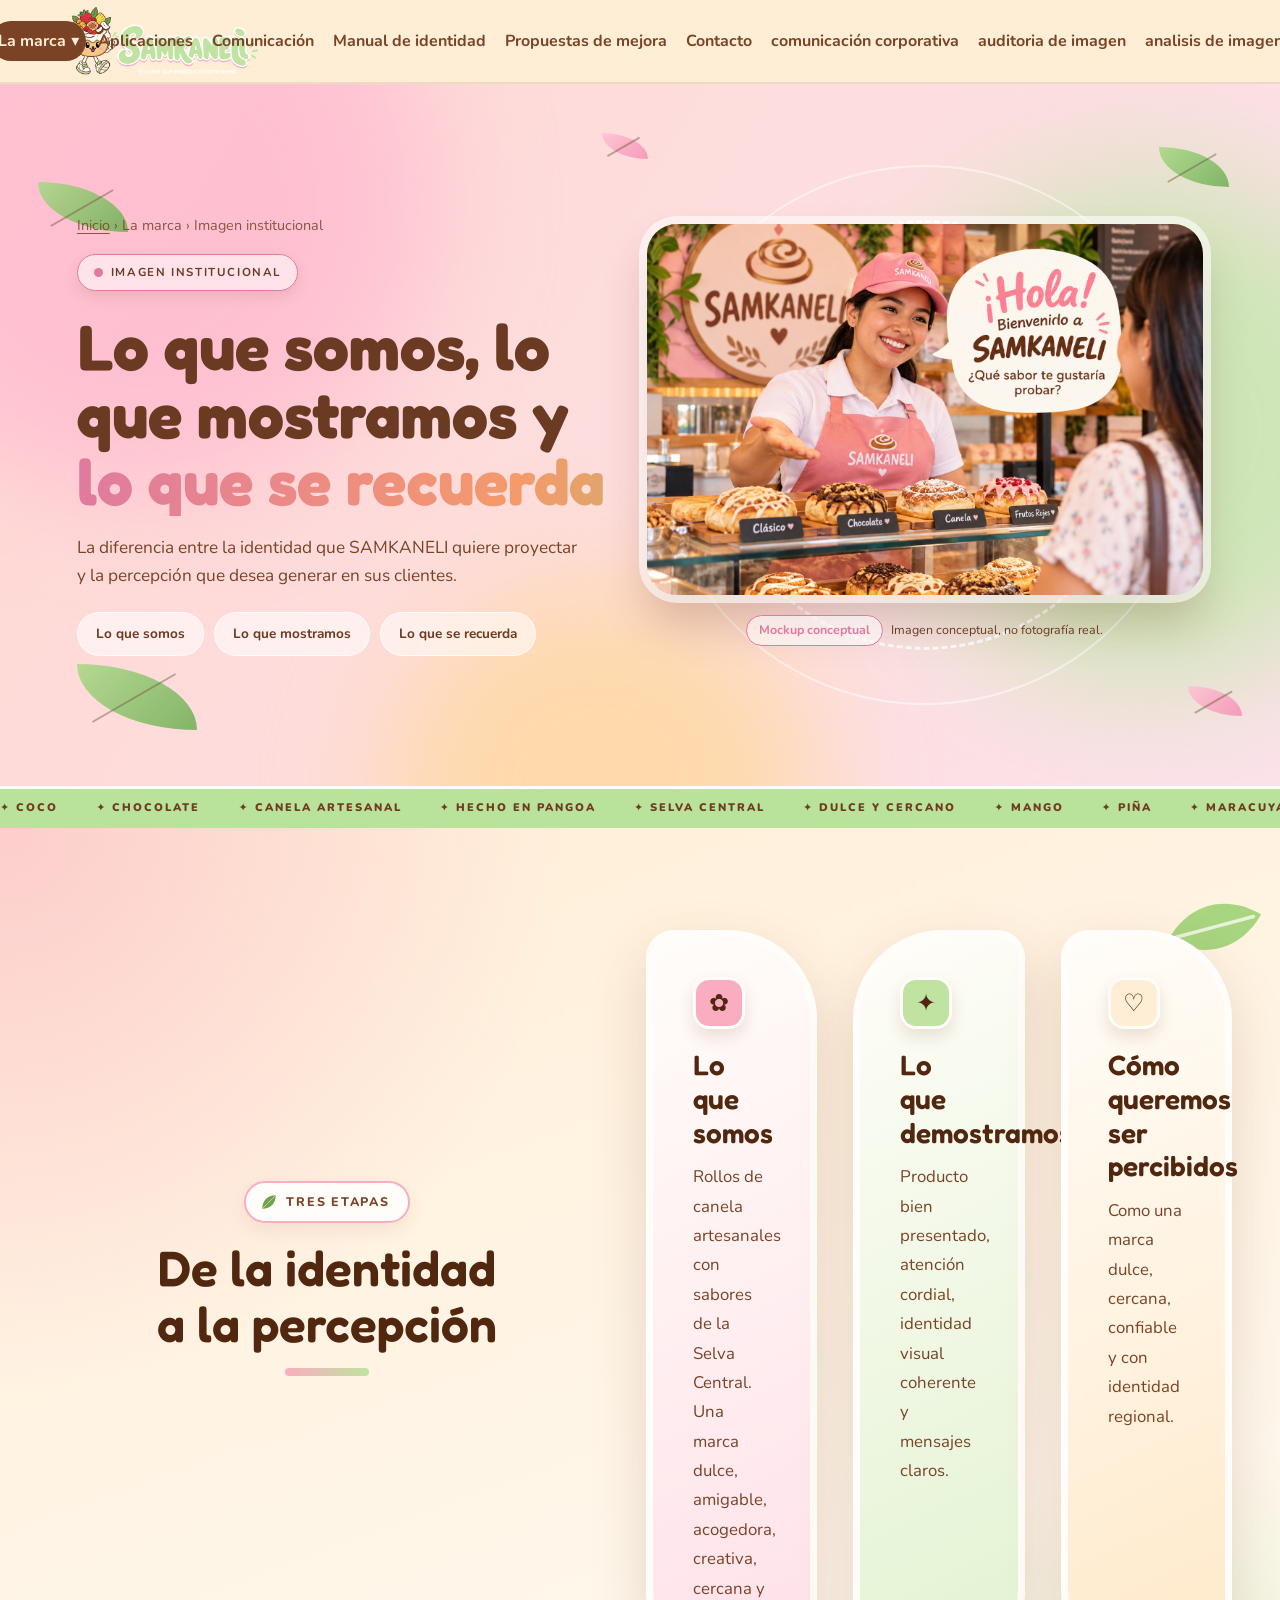
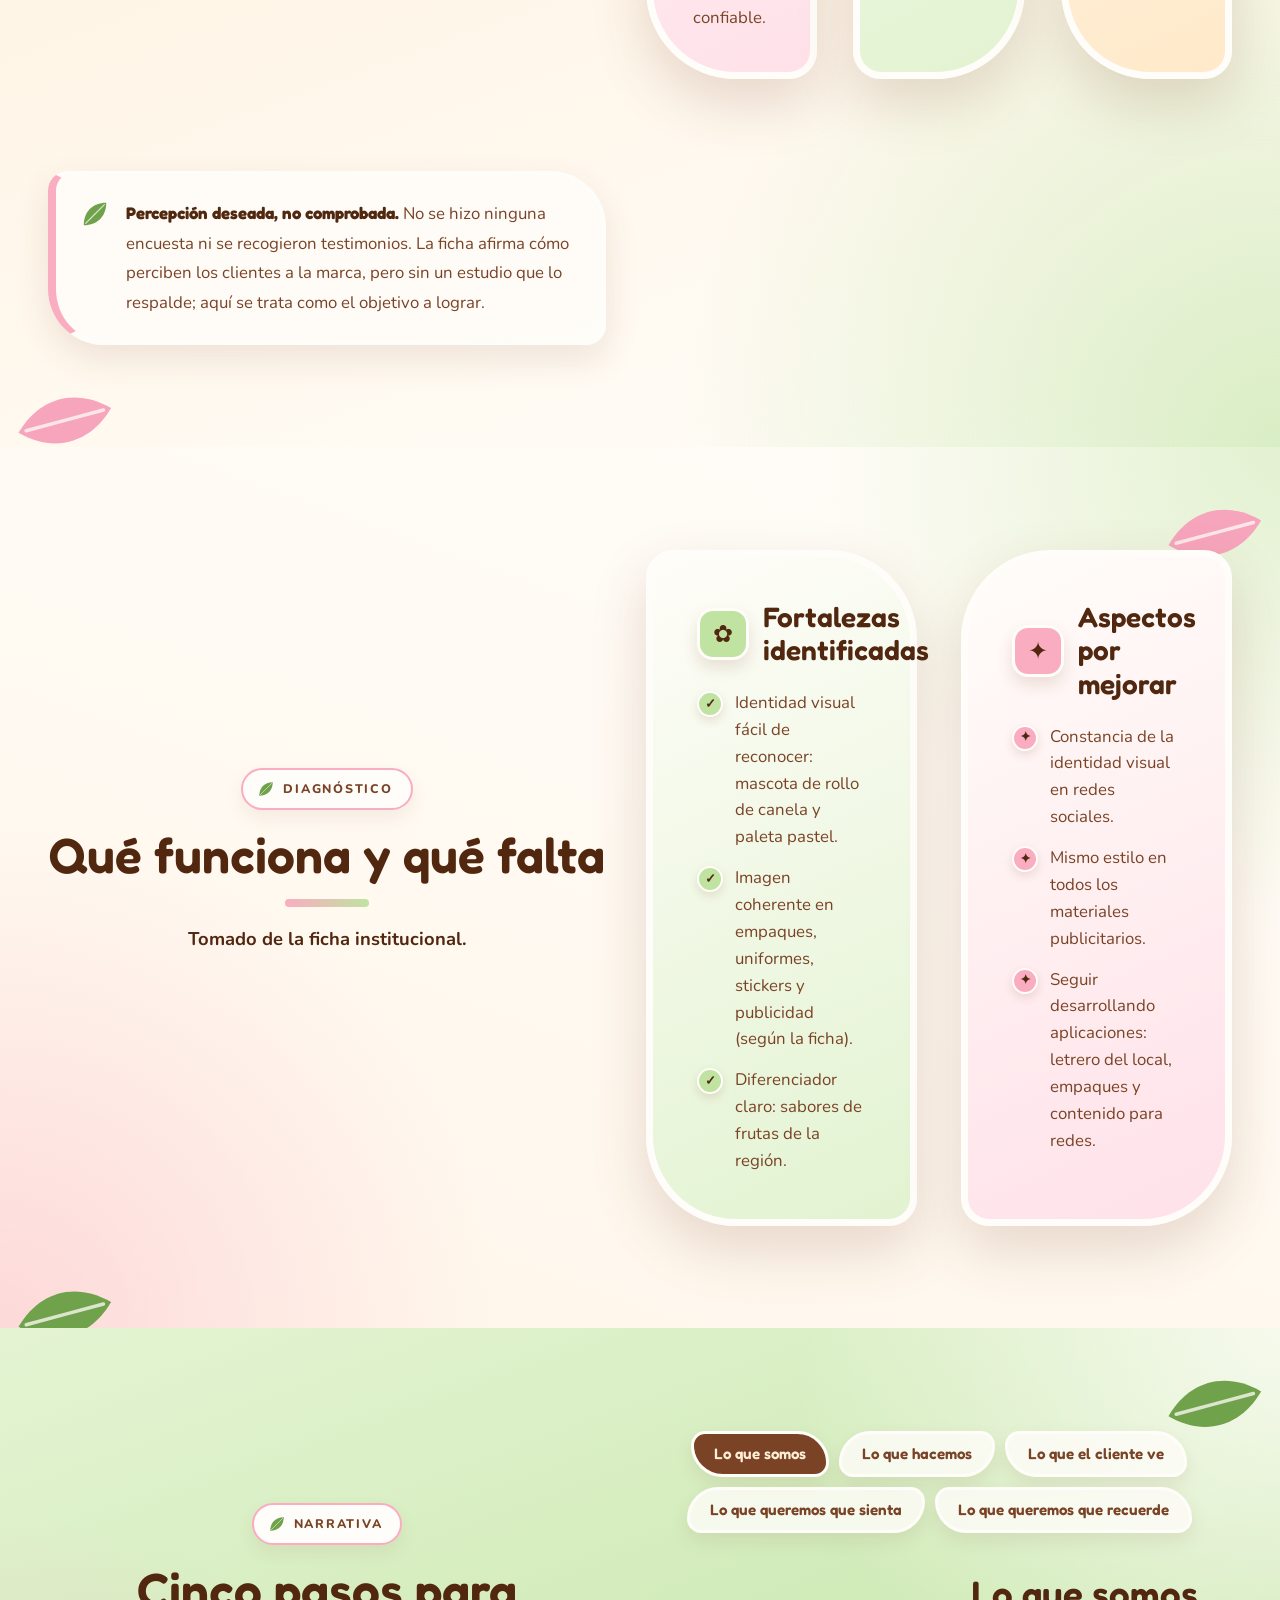
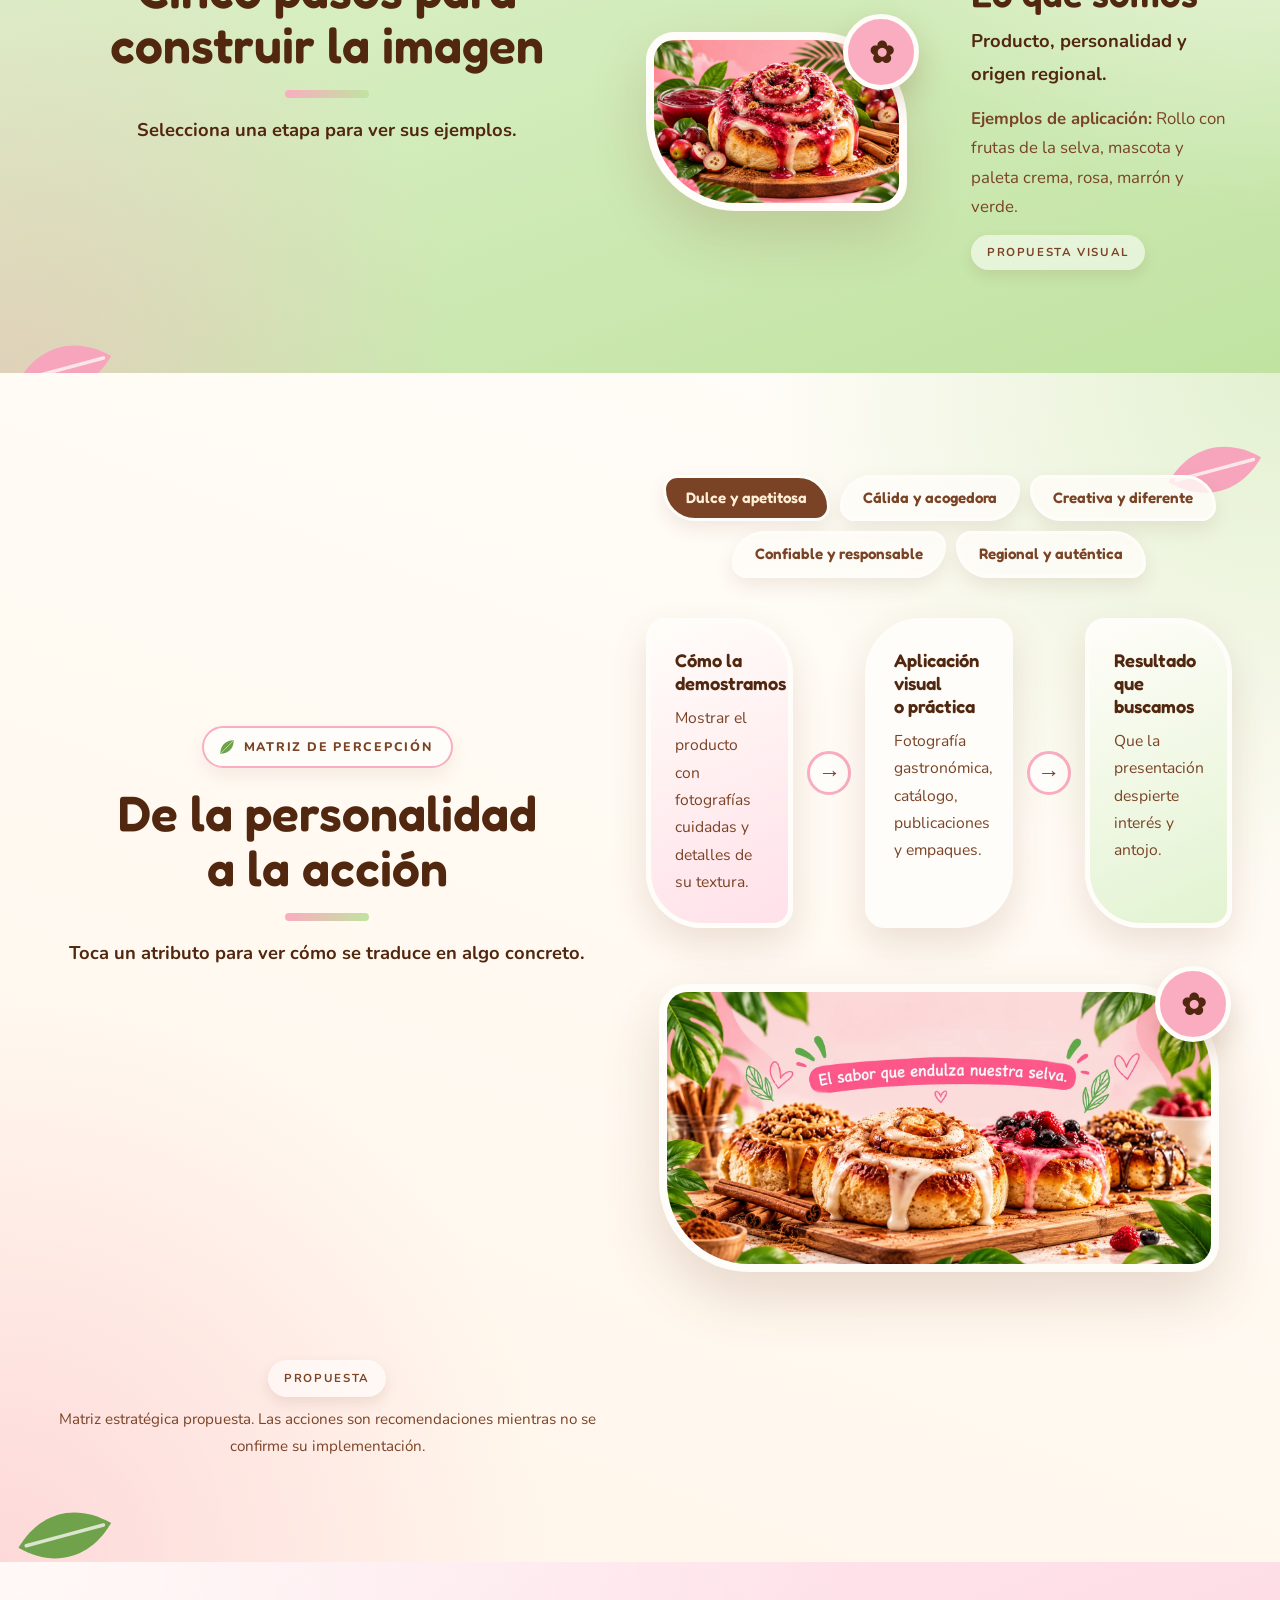
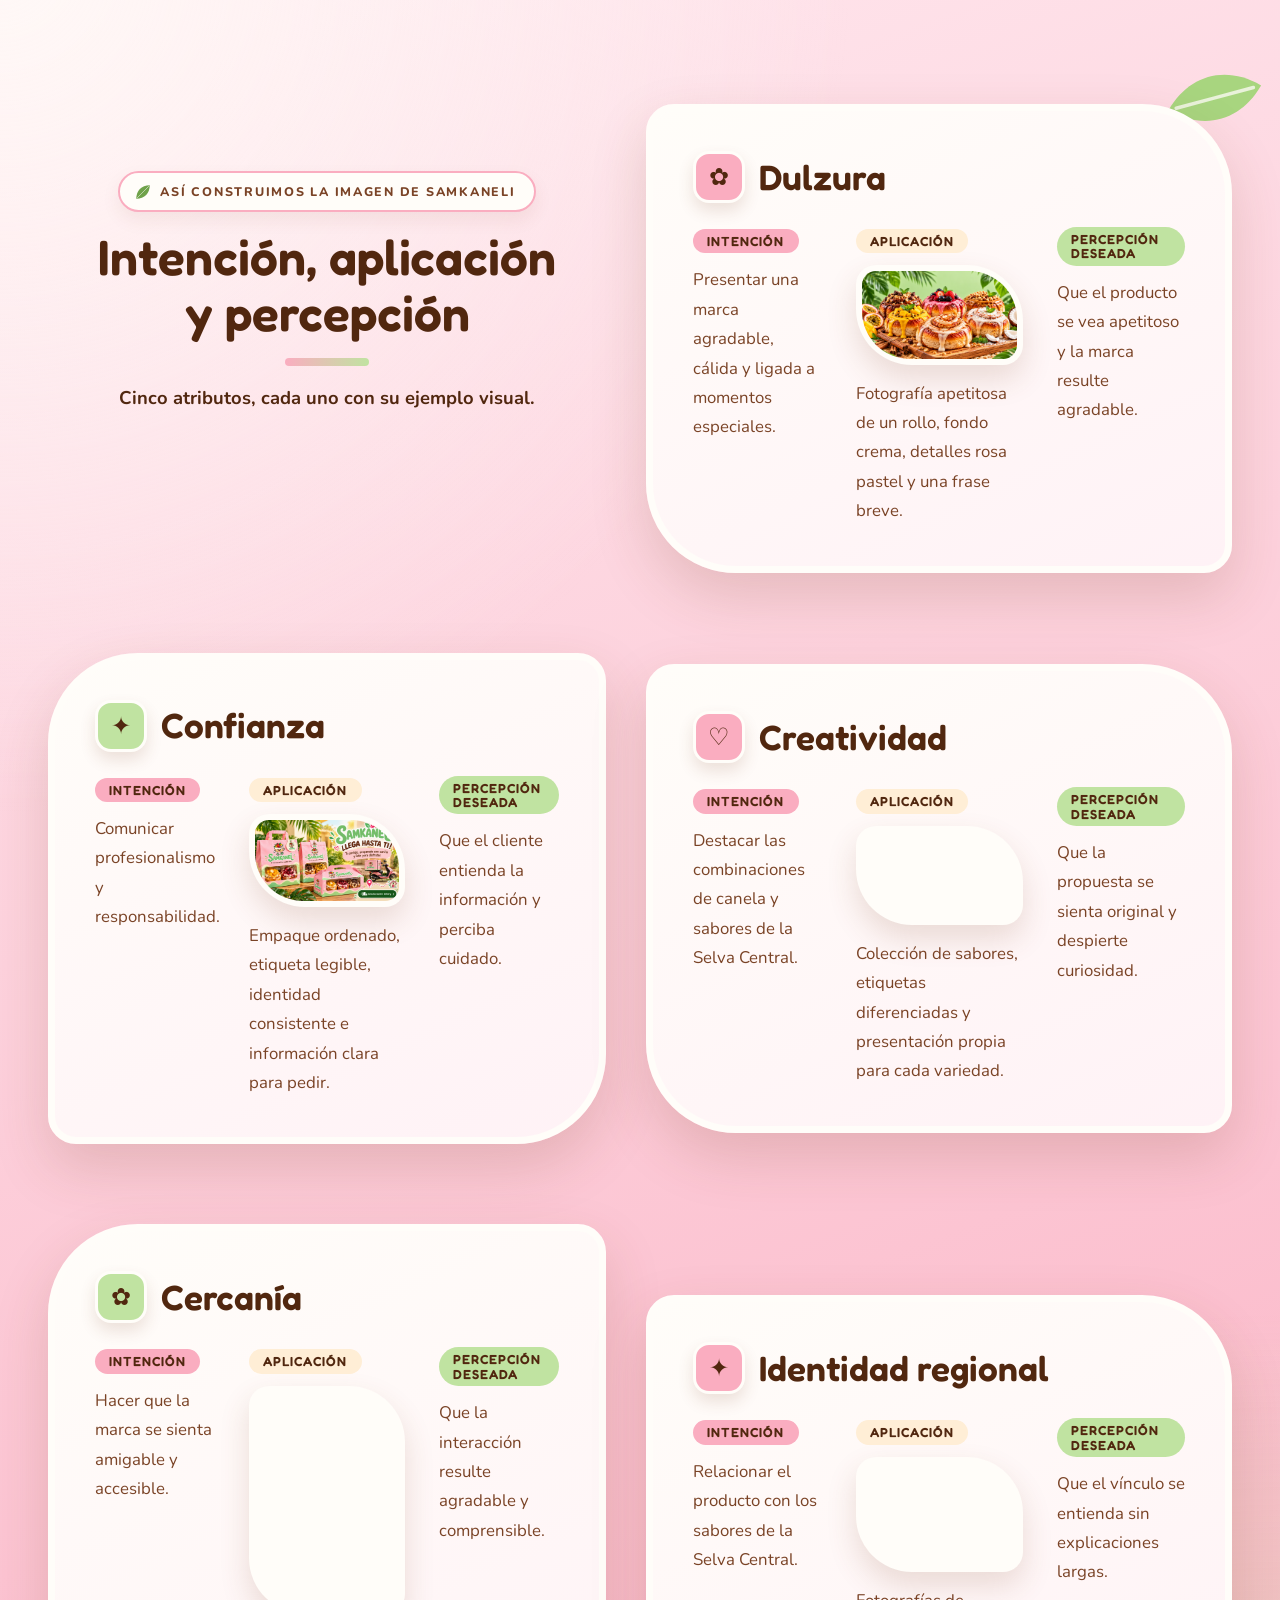
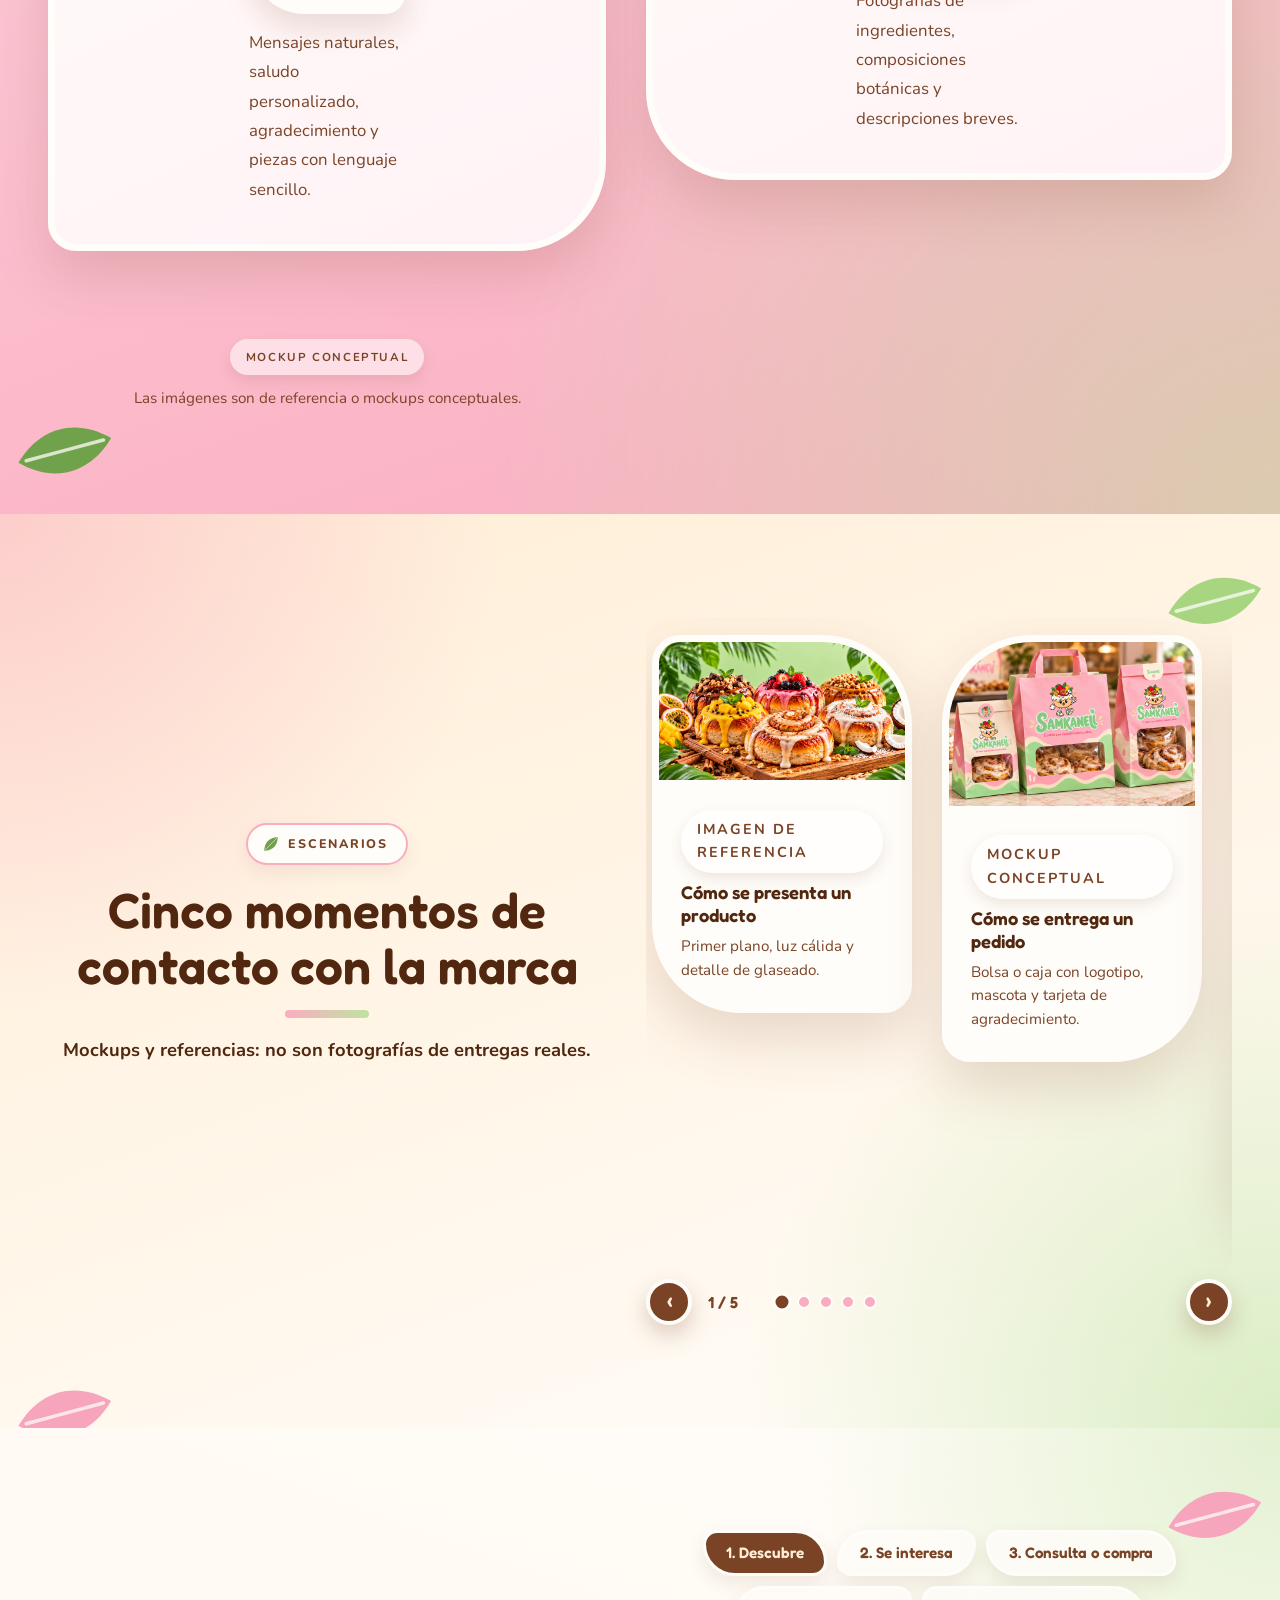
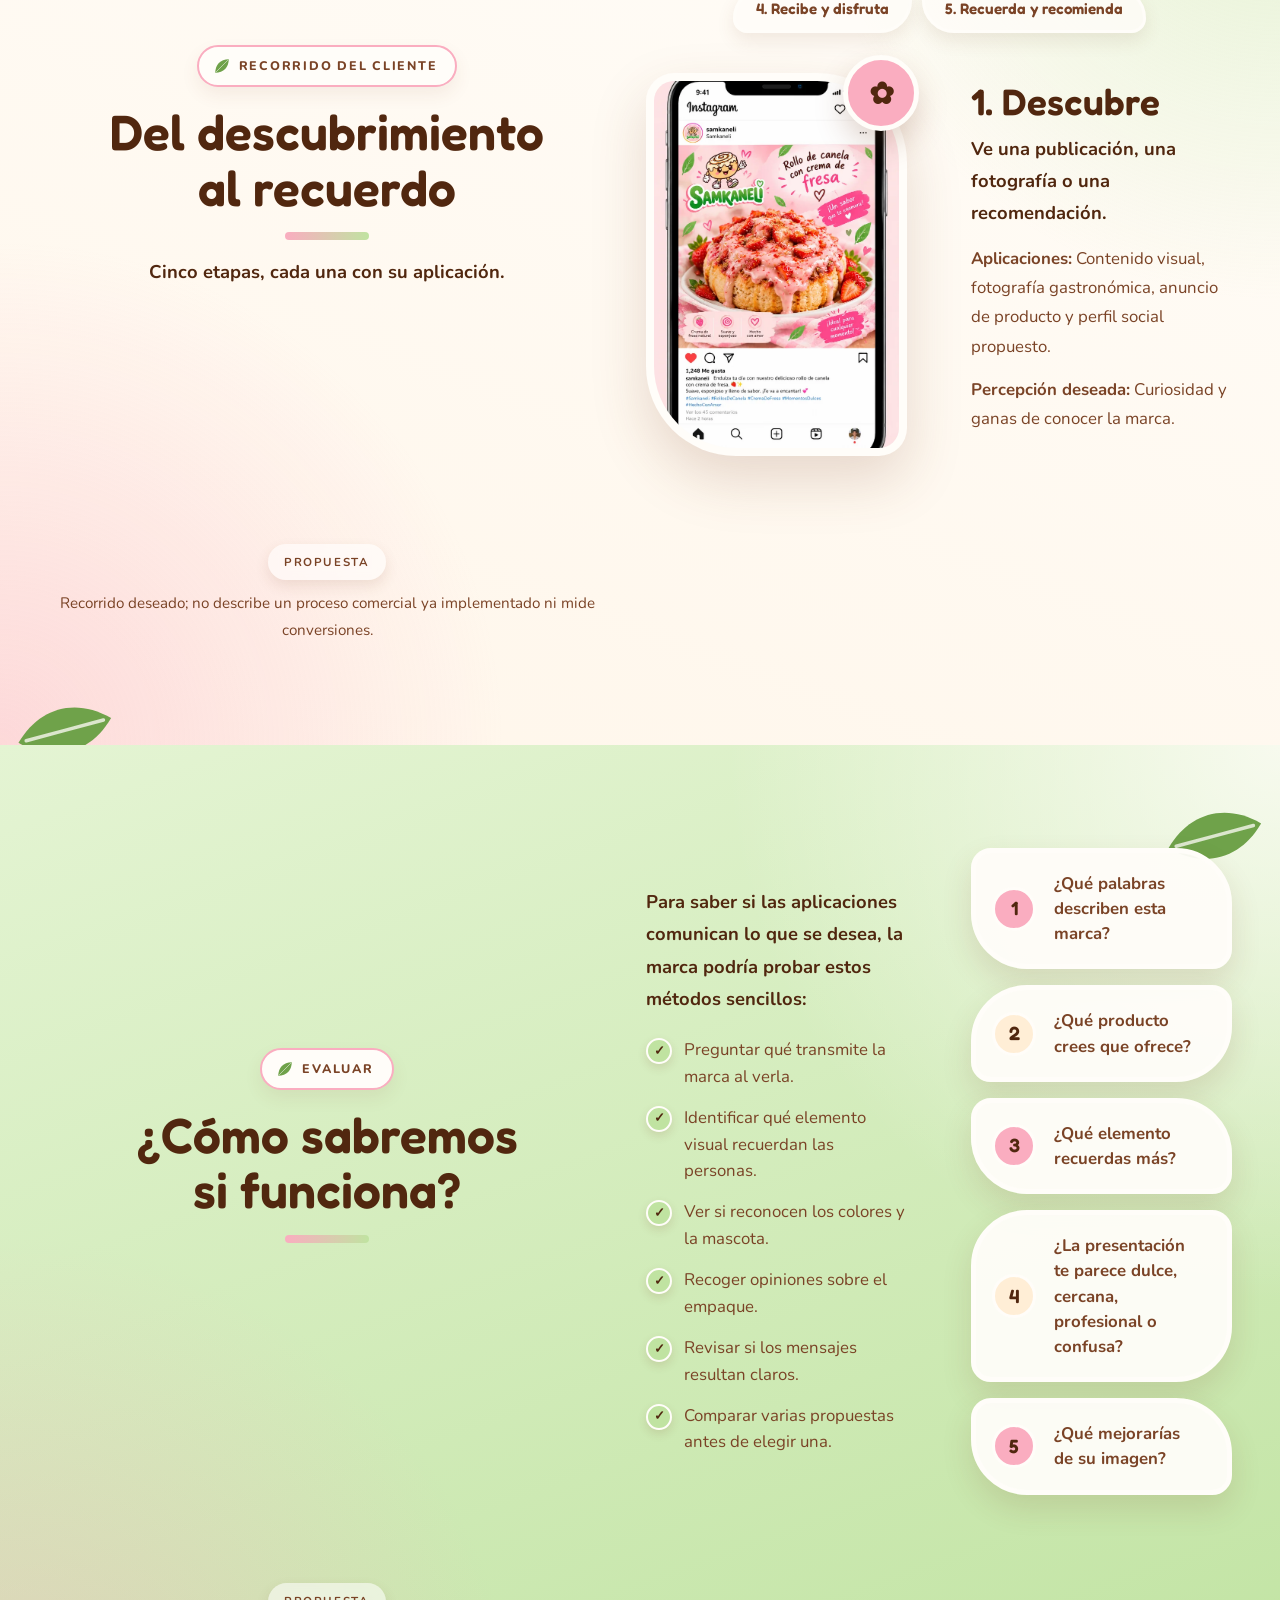
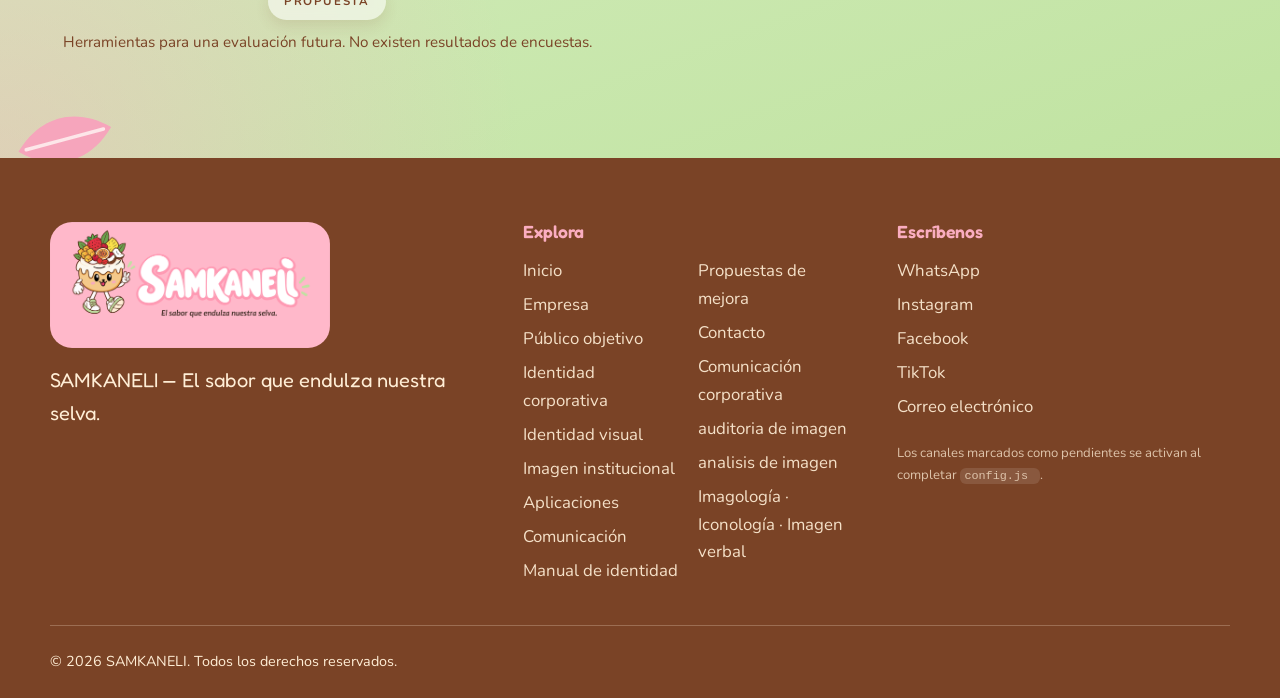
<file: imagen-institucional/imagen-institucional.html>
<!DOCTYPE html>
<html lang="es">
 <head>
  <meta charset="utf-8"/>
  <meta content="width=device-width, initial-scale=1" name="viewport"/>
  <title>
   Imagen institucional | SAMKANELI, c&oacute;mo queremos ser percibidos
  </title>
  <meta content="La identidad que SAMKANELI quiere proyectar y la percepci&oacute;n que busca generar: matriz de percepci&oacute;n, aplicaciones y recorrido del cliente." name="description"/>
  <meta content="#FFEED6" name="theme-color"/>
  <meta content="Imagen institucional | SAMKANELI, c&oacute;mo queremos ser percibidos" property="og:title"/>
  <meta content="La identidad que SAMKANELI quiere proyectar y la percepci&oacute;n que busca generar: matriz de percepci&oacute;n, aplicaciones y recorrido del cliente." property="og:description"/>
  <meta content="website" property="og:type"/>
  <link href="../img/mascota/mascota.png" rel="icon" type="image/png"/>
  <link href="https://fonts.googleapis.com" rel="preconnect"/>
  <link crossorigin="" href="https://fonts.gstatic.com" rel="preconnect"/>
  <!-- Fuentes opcionales: si no hay internet se usa la pila de respaldo definida en global.css -->
  <link href="https://fonts.googleapis.com/css2?family=Fredoka:wght@500;600;700&amp;family=Nunito:wght@400;600;700;800&amp;display=swap" rel="stylesheet"/>
  <link href="../global.css" rel="stylesheet"/>
  <link href="../imagen-institucional/imagen-institucional.css" rel="stylesheet"/>
  <script>
   document.documentElement.classList.add("js")
  </script>
 </head>
 <body data-page="imagen">
  <a class="skip" href="#contenido">
   Saltar al contenido
  </a>
  <header class="site-header">
   <div class="bar">
    <a aria-label="SAMKANELI, ir al inicio" class="brand" href="../index.html">
     <img alt="SAMKANELI, el sabor que endulza nuestra selva" height="433" src="../img/logo/imagotipo-transparente.png" width="1200"/>
    </a>
    <button aria-controls="menu" aria-expanded="false" aria-label="Abrir men&uacute;" class="nav-toggle" type="button">
     <span>
     </span>
     <span>
     </span>
     <span>
     </span>
    </button>
    <nav aria-label="Navegaci&oacute;n principal" class="nav" id="menu">
     <ul>
      <li>
       <a href="../index.html">
        Inicio
       </a>
      </li>
      <li class="has-sub is-current">
       <button aria-expanded="false" aria-haspopup="true" class="sub-btn" type="button">
        La marca
        <span aria-hidden="true">
         &dtrif;
        </span>
       </button>
       <ul class="sub">
        <li>
         <a href="../empresa/empresa.html">
          Empresa
         </a>
        </li>
        <li>
         <a href="../publico-objetivo/publico-objetivo.html">
          P&uacute;blico objetivo
         </a>
        </li>
        <li>
         <a href="../identidad-corporativa/identidad-corporativa.html">
          Identidad corporativa
         </a>
        </li>
        <li>
         <a href="../identidad-visual/identidad-visual.html">
          Identidad visual
         </a>
        </li>
        <li>
         <a aria-current="page" href="../imagen-institucional/imagen-institucional.html">
          Imagen institucional
         </a>
        </li>
       </ul>
      </li>
      <li>
       <a href="../aplicaciones/aplicaciones.html">
        Aplicaciones
       </a>
      </li>
      <li>
       <a href="../comunicacion/comunicacion.html">
        Comunicaci&oacute;n
       </a>
      </li>
      <li>
       <a href="../manual-identidad/manual-identidad.html">
        Manual de identidad
       </a>
      </li>
      <li>
       <a href="../propuestas/propuestas.html">
        Propuestas de mejora
       </a>
      </li>
      <li>
       <a href="../contacto/contacto.html">
        Contacto
       </a>
      </li>
        <li>
       <a href="../comunicación-corporativa/comunicación-corporativa.html">
        comunicación corporativa
       </a>
      </li>
       <li>
        <a href="../auditoria-imagen/auditoria-imagen.html">
auditoria de imagen
        </a>
      </li>
      <li>
        <a href="../analisis-de-imagen/analisis-imagen.html" >
analisis de imagen
        </a>
      </li>
      <li>
  <a href="../imagologia·iconologia·imagenverbal/imagologia·iconologia·imagenverbal.html">
    Imagología · Iconología · Imagen verbal
  </a>
</li>
     </ul>
    </nav>
   </div>
  </header>
  <main id="contenido">
  <section class="ii" id="portada">
  <span class="ii-blob ii-blob--a" aria-hidden="true"></span>
  <span class="ii-blob ii-blob--b" aria-hidden="true"></span>
  <span class="ii-blob ii-blob--c" aria-hidden="true"></span>
  <span class="ii-leaf" style="left:3%;top:14%;--r:-20deg;--t:15s" aria-hidden="true"></span>
  <span class="ii-leaf ii-leaf--p" style="left:47%;top:7%;width:46px;height:26px;--r:60deg;--t:12s;--d:-3s" aria-hidden="true"></span>
  <span class="ii-leaf" style="left:6%;bottom:8%;width:120px;height:66px;--r:70deg;--t:19s;--d:-5s" aria-hidden="true"></span>
  <span class="ii-leaf" style="right:4%;top:9%;width:70px;height:40px;--r:20deg;--t:14s;--d:-8s" aria-hidden="true"></span>
  <span class="ii-leaf ii-leaf--p" style="right:3%;bottom:10%;width:54px;height:30px;--r:-40deg;--t:17s;--d:-2s" aria-hidden="true"></span>

  <div class="ii-wrap">
    <div class="ii-texto">
      <p class="crumbs"><a href="../index.html">Inicio</a> › La marca › Imagen institucional</p>
      <p class="ii-badge"><i></i>Imagen institucional</p>
      <h1 class="ii-title">Lo que somos, lo que mostramos y <span>lo que se recuerda</span></h1>
      <p class="ii-sub">La diferencia entre la identidad que SAMKANELI quiere proyectar y la percepción que desea generar en sus clientes.</p>

      <div class="ii-trio" aria-label="Los tres pilares">
        <span class="ii-pill ii-pill--a">Lo que somos</span>
        <span class="ii-pill ii-pill--b">Lo que mostramos</span>
        <span class="ii-pill ii-pill--c">Lo que se recuerda</span>
      </div>
    </div>

    <figure class="ii-visual">
      <span class="ii-glow" aria-hidden="true"></span>
      <span class="ii-ring" aria-hidden="true"></span>
      <span class="ii-ring ii-ring--2" aria-hidden="true"></span>
      <img class="ii-img" src="../img/originales/Amigable.png" alt="Mockup conceptual: atención en una tienda SAMKANELI" width="1600" height="900">
      <figcaption class="ii-cap"><span>Mockup conceptual</span> Imagen conceptual, no fotografía real.</figcaption>
    </figure>
  </div>
</section>

   <div class="franja-sabores" aria-label="Sabores e identidad de SAMKANELI">
    <div class="franja-sabores-pista">
      <span>✦ COCO</span><span>✦ CHOCOLATE</span><span>✦ CANELA ARTESANAL</span>
      <span>✦ HECHO EN PANGOA</span><span>✦ SELVA CENTRAL</span><span>✦ DULCE Y CERCANO</span>
      <span>✦ MANGO</span><span>✦ PIÑA</span><span>✦ MARACUYÁ</span><span>✦ CAMU CAMU</span>
      <span>✦ COCO</span><span>✦ CHOCOLATE</span><span>✦ CANELA ARTESANAL</span>
      <span>✦ HECHO EN PANGOA</span><span>✦ SELVA CENTRAL</span><span>✦ DULCE Y CERCANO</span>
      <span>✦ MANGO</span><span>✦ PIÑA</span><span>✦ MARACUYÁ</span><span>✦ CAMU CAMU</span>
    </div>
  </div>
  
  <div class="ii-pagina">

    <!-- ================= TRES ETAPAS ================= -->
    <section class="ii-sec ii-sec--crema">
      <div class="ii-wrap">
        <header class="ii-cab">
          <p class="ii-eyebrow">Tres etapas</p>
          <h2>De la identidad a la percepción</h2>
        </header>
    
        <ol class="ii-flujo">
          <li class="ii-paso ii-paso--a">
            <span class="ii-icono" aria-hidden="true">✿</span>
            <h3>Lo que somos</h3>
            <p>Rollos de canela artesanales con sabores de la Selva Central. Una marca dulce, amigable, acogedora, creativa, cercana y confiable.</p>
          </li>
          <li class="ii-paso ii-paso--b">
            <span class="ii-icono" aria-hidden="true">✦</span>
            <h3>Lo que demostramos</h3>
            <p>Producto bien presentado, atención cordial, identidad visual coherente y mensajes claros.</p>
          </li>
          <li class="ii-paso ii-paso--c">
            <span class="ii-icono" aria-hidden="true">♡</span>
            <h3>Cómo queremos ser percibidos</h3>
            <p>Como una marca dulce, cercana, confiable y con identidad regional.</p>
          </li>
        </ol>
    
        <p class="ii-aviso">
          <strong>Percepción deseada, no comprobada.</strong>
          No se hizo ninguna encuesta ni se recogieron testimonios. La ficha afirma cómo perciben los clientes a la marca, pero sin un estudio que lo respalde; aquí se trata como el objetivo a lograr.
        </p>
      </div>
    </section>
    
    <!-- ================= DIAGNÓSTICO ================= -->
    <section class="ii-sec ii-sec--blanco">
      <div class="ii-wrap">
        <header class="ii-cab">
          <p class="ii-eyebrow">Diagnóstico</p>
          <h2>Qué funciona y qué falta</h2>
          <p class="ii-lead">Tomado de la ficha institucional.</p>
        </header>
    
        <div class="ii-duo">
          <article class="ii-tarjeta ii-tarjeta--verde">
            <div class="ii-tarjeta-top">
              <span class="ii-icono" aria-hidden="true">✿</span>
              <h3>Fortalezas identificadas</h3>
            </div>
            <ul class="ii-lista">
              <li>Identidad visual fácil de reconocer: mascota de rollo de canela y paleta pastel.</li>
              <li>Imagen coherente en empaques, uniformes, stickers y publicidad (según la ficha).</li>
              <li>Diferenciador claro: sabores de frutas de la región.</li>
            </ul>
          </article>
    
          <article class="ii-tarjeta ii-tarjeta--rosa">
            <div class="ii-tarjeta-top">
              <span class="ii-icono" aria-hidden="true">✦</span>
              <h3>Aspectos por mejorar</h3>
            </div>
            <ul class="ii-lista ii-lista--mejorar">
              <li>Constancia de la identidad visual en redes sociales.</li>
              <li>Mismo estilo en todos los materiales publicitarios.</li>
              <li>Seguir desarrollando aplicaciones: letrero del local, empaques y contenido para redes.</li>
            </ul>
          </article>
        </div>
      </div>
    </section>
    
    <!-- ================= NARRATIVA ================= -->
    <section class="ii-sec ii-sec--verde">
      <div class="ii-wrap">
        <header class="ii-cab">
          <p class="ii-eyebrow">Narrativa</p>
          <h2>Cinco pasos para construir la imagen</h2>
          <p class="ii-lead">Selecciona una etapa para ver sus ejemplos.</p>
        </header>
    
        <div data-tabs="">
          <div class="ii-pestanas" role="tablist" aria-label="secuencia">
            <button class="ii-tab" id="secuencia-t0" role="tab" type="button" aria-controls="secuencia-p0" aria-selected="false">Lo que somos</button>
            <button class="ii-tab" id="secuencia-t1" role="tab" type="button" aria-controls="secuencia-p1" aria-selected="false">Lo que hacemos</button>
            <button class="ii-tab" id="secuencia-t2" role="tab" type="button" aria-controls="secuencia-p2" aria-selected="false">Lo que el cliente ve</button>
            <button class="ii-tab" id="secuencia-t3" role="tab" type="button" aria-controls="secuencia-p3" aria-selected="false">Lo que queremos que sienta</button>
            <button class="ii-tab" id="secuencia-t4" role="tab" type="button" aria-controls="secuencia-p4" aria-selected="false">Lo que queremos que recuerde</button>
          </div>
    
          <div class="ii-panel" id="secuencia-p0" role="tabpanel" aria-labelledby="secuencia-t0" hidden="">
            <div class="ii-seq">
              <div class="ii-marco">
                <img alt="Rollo de canela con camu camu" data-caption="Lo que somos" data-group="seq" data-lightbox="" decoding="async" height="933" loading="lazy" src="../img/fotografia/rollo-camu-camu.webp" width="1400"/>
              </div>
              <div class="ii-seq-texto">
                <h3>Lo que somos</h3>
                <p class="ii-lead">Producto, personalidad y origen regional.</p>
                <p><strong>Ejemplos de aplicación:</strong> Rollo con frutas de la selva, mascota y paleta crema, rosa, marrón y verde.</p>
                <span class="ii-badge ii-badge--propuesta">Propuesta visual</span>
              </div>
            </div>
          </div>
    
          <div class="ii-panel" id="secuencia-p1" role="tabpanel" aria-labelledby="secuencia-t1" hidden="">
            <div class="ii-seq">
              <div class="ii-marco">
                <img alt="Collage del proceso artesanal" data-caption="Lo que hacemos" data-group="seq" data-lightbox="" decoding="async" height="920" loading="lazy" src="../img/fotografia/proceso-artesanal.webp" width="1000"/>
              </div>
              <div class="ii-seq-texto">
                <h3>Lo que hacemos</h3>
                <p class="ii-lead">Elaboramos y presentamos rollos con cuidado.</p>
                <p><strong>Ejemplos de aplicación:</strong> Fotografía del proceso, textura de masa y canela, empaques ordenados.</p>
                <span class="ii-badge ii-badge--propuesta">Propuesta visual</span>
              </div>
            </div>
          </div>
    
          <div class="ii-panel" id="secuencia-p2" role="tabpanel" aria-labelledby="secuencia-t2" hidden="">
            <div class="ii-seq">
              <div class="ii-marco">
                <img alt="Caja rosa con ventana para rollos" data-caption="Lo que el cliente ve" data-group="seq" data-lightbox="" decoding="async" height="866" loading="lazy" src="../img/mockups/uniformes.jpeg" width="1300"/>
              </div>
              <div class="ii-seq-texto">
                <h3>Lo que el cliente ve</h3>
                <p class="ii-lead">Empaque, publicaciones, uniforme y punto de venta.</p>
                <p><strong>Ejemplos de aplicación:</strong> Caja, bolsa, etiqueta, uniforme y publicaciones con la misma línea gráfica.</p>
                <span class="ii-badge ii-badge--propuesta">Propuesta visual</span>
              </div>
            </div>
          </div>
    
          <div class="ii-panel" id="secuencia-p3" role="tabpanel" aria-labelledby="secuencia-t3" hidden="">
            <div class="ii-seq">
              <div class="ii-marco">
                <img alt="Atención cordial en mostrador" data-caption="Lo que queremos que sienta" data-group="seq" data-lightbox="" decoding="async" height="1024" loading="lazy" src="../img/originales/Entrega dulce en Samkaneli.png" width="1536"/>
              </div>
              <div class="ii-seq-texto">
                <h3>Lo que queremos que sienta</h3>
                <p class="ii-lead">Dulzura, calidez y confianza.</p>
                <p><strong>Ejemplos de aplicación:</strong> Saludo personalizado, mensajes claros y trato amable.</p>
                <span class="ii-badge ii-badge--propuesta">Propuesta visual</span>
              </div>
            </div>
          </div>
    
          <div class="ii-panel" id="secuencia-p4" role="tabpanel" aria-labelledby="secuencia-t4" hidden="">
            <div class="ii-seq">
              <div class="ii-marco">
                <img alt="Avatar circular con mascota y nombre" data-caption="Lo que queremos que recuerde" data-group="seq" data-lightbox="" decoding="async" height="800" loading="lazy" src="../img/logo/avatar-circular.png" width="800"/>
              </div>
              <div class="ii-seq-texto">
                <h3>Lo que queremos que recuerde</h3>
                <p class="ii-lead">La mascota, los colores y el sabor de la selva.</p>
                <p><strong>Ejemplos de aplicación:</strong> Mascota, paleta, eslogan y un sabor distinto a todo lo demás.</p>
                <span class="ii-badge ii-badge--propuesta">Propuesta visual</span>
              </div>
            </div>
          </div>
        </div>
      </div>
    </section>
    
    <!-- ================= MATRIZ DE PERCEPCIÓN ================= -->
    <section class="ii-sec ii-sec--blanco" id="matriz">
      <div class="ii-wrap">
        <header class="ii-cab">
          <p class="ii-eyebrow">Matriz de percepción</p>
          <h2>De la personalidad a la acción</h2>
          <p class="ii-lead">Toca un atributo para ver cómo se traduce en algo concreto.</p>
        </header>
    
        <div data-tabs="">
          <div class="ii-pestanas" role="tablist" aria-label="matriz">
            <button class="ii-tab" id="matriz-t0" role="tab" type="button" aria-controls="matriz-p0" aria-selected="false">Dulce y apetitosa</button>
            <button class="ii-tab" id="matriz-t1" role="tab" type="button" aria-controls="matriz-p1" aria-selected="false">Cálida y acogedora</button>
            <button class="ii-tab" id="matriz-t2" role="tab" type="button" aria-controls="matriz-p2" aria-selected="false">Creativa y diferente</button>
            <button class="ii-tab" id="matriz-t3" role="tab" type="button" aria-controls="matriz-p3" aria-selected="false">Confiable y responsable</button>
            <button class="ii-tab" id="matriz-t4" role="tab" type="button" aria-controls="matriz-p4" aria-selected="false">Regional y auténtica</button>
          </div>
    
          <div class="ii-panel" id="matriz-p0" role="tabpanel" aria-labelledby="matriz-t0" hidden="">
            <div class="ii-mx">
              <div class="ii-mx-flujo">
                <article class="ii-mx-paso ii-mx-paso--1"><h4>Cómo la demostramos</h4><p>Mostrar el producto con fotografías cuidadas y detalles de su textura.</p></article>
                <span class="ii-flecha" aria-hidden="true">→</span>
                <article class="ii-mx-paso ii-mx-paso--2"><h4>Aplicación visual o práctica</h4><p>Fotografía gastronómica, catálogo, publicaciones y empaques.</p></article>
                <span class="ii-flecha" aria-hidden="true">→</span>
                <article class="ii-mx-paso ii-mx-paso--3"><h4>Resultado que buscamos</h4><p>Que la presentación despierte interés y antojo.</p></article>
              </div>
              <div class="ii-marco ii-mx-img">
                <img alt="Colección de rollos de canela" data-caption="Dulce y apetitosa" data-group="matriz" data-lightbox="" decoding="async" height="800" loading="lazy" src="../img/fotografia/rollos-coleccion.webp" width="1600"/>
              </div>
            </div>
          </div>
    
          <div class="ii-panel" id="matriz-p1" role="tabpanel" aria-labelledby="matriz-t1" hidden="">
            <div class="ii-mx">
              <div class="ii-mx-flujo">
                <article class="ii-mx-paso ii-mx-paso--1"><h4>Cómo la demostramos</h4><p>Utilizar colores cálidos, formas suaves y mensajes cercanos.</p></article>
                <span class="ii-flecha" aria-hidden="true">→</span>
                <article class="ii-mx-paso ii-mx-paso--2"><h4>Aplicación visual o práctica</h4><p>Paleta crema, rosa y marrón; mensajes de bienvenida.</p></article>
                <span class="ii-flecha" aria-hidden="true">→</span>
                <article class="ii-mx-paso ii-mx-paso--3"><h4>Resultado que buscamos</h4><p>Que la marca resulte cercana y agradable.</p></article>
              </div>
              <div class="ii-marco ii-mx-img">
                <img alt="Conversación de bienvenida por WhatsApp" data-caption="Cálida y acogedora" data-group="matriz" data-lightbox="" decoding="async" height="1048" loading="lazy" src="../img/mockups/whatsapp-bienvenida.webp" width="699"/>
              </div>
            </div>
          </div>
    
          <div class="ii-panel" id="matriz-p2" role="tabpanel" aria-labelledby="matriz-t2" hidden="">
            <div class="ii-mx">
              <div class="ii-mx-flujo">
                <article class="ii-mx-paso ii-mx-paso--1"><h4>Cómo la demostramos</h4><p>Presentar combinaciones inspiradas en frutas de la Selva Central.</p></article>
                <span class="ii-flecha" aria-hidden="true">→</span>
                <article class="ii-mx-paso ii-mx-paso--2"><h4>Aplicación visual o práctica</h4><p>Etiquetas de sabor, carruseles de productos y campañas visuales.</p></article>
                <span class="ii-flecha" aria-hidden="true">→</span>
                <article class="ii-mx-paso ii-mx-paso--3"><h4>Resultado que buscamos</h4><p>Que la propuesta tenga una personalidad reconocible.</p></article>
              </div>
              <div class="ii-marco ii-mx-img">
                <img alt="Stickers y etiquetas de sabor" data-caption="Creativa y diferente" data-group="matriz" data-lightbox="" decoding="async" height="866" loading="lazy" src="../img/mockups/stickers-etiquetas.webp" width="1300"/>
              </div>
            </div>
          </div>
    
          <div class="ii-panel" id="matriz-p3" role="tabpanel" aria-labelledby="matriz-t3" hidden="">
            <div class="ii-mx">
              <div class="ii-mx-flujo">
                <article class="ii-mx-paso ii-mx-paso--1"><h4>Cómo la demostramos</h4><p>Comunicar con claridad la información disponible y cuidar la presentación.</p></article>
                <span class="ii-flecha" aria-hidden="true">→</span>
                <article class="ii-mx-paso ii-mx-paso--2"><h4>Aplicación visual o práctica</h4><p>Información de pedidos, respuestas claras y materiales coherentes.</p></article>
                <span class="ii-flecha" aria-hidden="true">→</span>
                <article class="ii-mx-paso ii-mx-paso--3"><h4>Resultado que buscamos</h4><p>Que la marca transmita seriedad y confianza.</p></article>
              </div>
              <div class="ii-marco ii-mx-img">
                <img alt="Papelería de la marca" data-caption="Confiable y responsable" data-group="matriz" data-lightbox="" decoding="async" height="1024" loading="lazy" src="../img/originales/Sonrisa entre plantas y mensajes.png" width="1536"/>
              </div>
            </div>
          </div>
    
          <div class="ii-panel" id="matriz-p4" role="tabpanel" aria-labelledby="matriz-t4" hidden="">
            <div class="ii-mx">
              <div class="ii-mx-flujo">
                <article class="ii-mx-paso ii-mx-paso--1"><h4>Cómo la demostramos</h4><p>Integrar las frutas y referencias de la región de manera respetuosa.</p></article>
                <span class="ii-flecha" aria-hidden="true">→</span>
                <article class="ii-mx-paso ii-mx-paso--2"><h4>Aplicación visual o práctica</h4><p>Fotografía de ingredientes, ilustraciones botánicas y narrativa de sabores.</p></article>
                <span class="ii-flecha" aria-hidden="true">→</span>
                <article class="ii-mx-paso ii-mx-paso--3"><h4>Resultado que buscamos</h4><p>Que se comprenda el vínculo con la Selva Central.</p></article>
              </div>
              <div class="ii-marco ii-mx-img">
                <img alt="Rollo de maracuyá" data-caption="Regional y auténtica" data-group="matriz" data-lightbox="" decoding="async" height="816" loading="lazy" src="../img/mockups/Bodegón tropical de frutas y chocolate.png" width="893"/>
              </div>
            </div>
          </div>
        </div>
    
        <p class="ii-nota">
          <span class="ii-badge ii-badge--propuesta">Propuesta</span>
          Matriz estratégica propuesta. Las acciones son recomendaciones mientras no se confirme su implementación.
        </p>
      </div>
    </section>
    
    <!-- ================= ASÍ CONSTRUIMOS LA IMAGEN ================= -->
    <section class="ii-sec ii-sec--rosa" id="construimos">
      <div class="ii-wrap">
        <header class="ii-cab">
          <p class="ii-eyebrow">Así construimos la imagen de SAMKANELI</p>
          <h2>Intención, aplicación y percepción</h2>
          <p class="ii-lead">Cinco atributos, cada uno con su ejemplo visual.</p>
        </header>
    
        <article class="ii-tri reveal">
          <div class="ii-tri-cab">
            <span class="ii-icono" aria-hidden="true">✿</span>
            <h3 class="ii-tri-titulo">Dulzura</h3>
          </div>
          <div class="ii-tri-cols">
            <div class="ii-tri-col">
              <h4>Intención</h4>
              <p>Presentar una marca agradable, cálida y ligada a momentos especiales.</p>
            </div>
            <div class="ii-tri-col">
              <h4>Aplicación</h4>
              <div class="ii-tri-foto">
                <img alt="Rollo de canela apetitoso" data-caption="Dulzura: Fotografía apetitosa de un rollo, fondo crema, detalles rosa pastel y una frase breve." data-group="tri" data-lightbox="" decoding="async" height="933" loading="lazy" src="../img/mockups/Rollos de canela tropicales con glaseados y frutas.png" width="1400"/>
              </div>
              <p>Fotografía apetitosa de un rollo, fondo crema, detalles rosa pastel y una frase breve.</p>
            </div>
            <div class="ii-tri-col">
              <h4>Percepción deseada</h4>
              <p>Que el producto se vea apetitoso y la marca resulte agradable.</p>
            </div>
          </div>
        </article>
    
        <article class="ii-tri reveal">
          <div class="ii-tri-cab">
            <span class="ii-icono" aria-hidden="true">✦</span>
            <h3 class="ii-tri-titulo">Confianza</h3>
          </div>
          <div class="ii-tri-cols">
            <div class="ii-tri-col">
              <h4>Intención</h4>
              <p>Comunicar profesionalismo y responsabilidad.</p>
            </div>
            <div class="ii-tri-col">
              <h4>Aplicación</h4>
              <div class="ii-tri-foto">
                <img alt="Caja ordenada con ventana" data-caption="Confianza: Empaque ordenado, etiqueta legible, identidad consistente e información clara para pedir." data-group="tri" data-lightbox="" decoding="async" height="866" loading="lazy" src="../img/mockups/Samkaneli_ Dulces sabores selváticos.png" width="1300"/>
              </div>
              <p>Empaque ordenado, etiqueta legible, identidad consistente e información clara para pedir.</p>
            </div>
            <div class="ii-tri-col">
              <h4>Percepción deseada</h4>
              <p>Que el cliente entienda la información y perciba cuidado.</p>
            </div>
          </div>
        </article>
    
        <article class="ii-tri reveal">
          <div class="ii-tri-cab">
            <span class="ii-icono" aria-hidden="true">♡</span>
            <h3 class="ii-tri-titulo">Creatividad</h3>
          </div>
          <div class="ii-tri-cols">
            <div class="ii-tri-col">
              <h4>Intención</h4>
              <p>Destacar las combinaciones de canela y sabores de la Selva Central.</p>
            </div>
            <div class="ii-tri-col">
              <h4>Aplicación</h4>
              <div class="ii-tri-foto">
                <img alt="Etiquetas diferenciadas por sabor" data-caption="Creatividad: Colección de sabores, etiquetas diferenciadas y presentación propia para cada variedad." data-group="tri" data-lightbox="" decoding="async" height="866" loading="lazy" src="../img/mockups/Infografía tropical de frutas para jaleas.png" width="1300"/>
              </div>
              <p>Colección de sabores, etiquetas diferenciadas y presentación propia para cada variedad.</p>
            </div>
            <div class="ii-tri-col">
              <h4>Percepción deseada</h4>
              <p>Que la propuesta se sienta original y despierte curiosidad.</p>
            </div>
          </div>
        </article>
    
        <article class="ii-tri reveal">
          <div class="ii-tri-cab">
            <span class="ii-icono" aria-hidden="true">✿</span>
            <h3 class="ii-tri-titulo">Cercanía</h3>
          </div>
          <div class="ii-tri-cols">
            <div class="ii-tri-col">
              <h4>Intención</h4>
              <p>Hacer que la marca se sienta amigable y accesible.</p>
            </div>
            <div class="ii-tri-col">
              <h4>Aplicación</h4>
              <div class="ii-tri-foto">
                <img alt="Conversación amable por WhatsApp" data-caption="Cercanía: Mensajes naturales, saludo personalizado, agradecimiento y piezas con lenguaje sencillo." data-group="tri" data-lightbox="" decoding="async" height="1270" loading="lazy" src="../img/mockups/whatsapp-consulta.webp" width="847"/>
              </div>
              <p>Mensajes naturales, saludo personalizado, agradecimiento y piezas con lenguaje sencillo.</p>
            </div>
            <div class="ii-tri-col">
              <h4>Percepción deseada</h4>
              <p>Que la interacción resulte agradable y comprensible.</p>
            </div>
          </div>
        </article>
    
        <article class="ii-tri reveal">
          <div class="ii-tri-cab">
            <span class="ii-icono" aria-hidden="true">✦</span>
            <h3 class="ii-tri-titulo">Identidad regional</h3>
          </div>
          <div class="ii-tri-cols">
            <div class="ii-tri-col">
              <h4>Intención</h4>
              <p>Relacionar el producto con los sabores de la Selva Central.</p>
            </div>
            <div class="ii-tri-col">
              <h4>Aplicación</h4>
              <div class="ii-tri-foto">
                <img alt="Rollo con maracuyá" data-caption="Identidad regional: Fotografías de ingredientes, composiciones botánicas y descripciones breves." data-group="tri" data-lightbox="" decoding="async" height="816" loading="lazy" src="../img/mockups/Caja tropical de rollitos glaseados (1).png" width="893"/>
              </div>
              <p>Fotografías de ingredientes, composiciones botánicas y descripciones breves.</p>
            </div>
            <div class="ii-tri-col">
              <h4>Percepción deseada</h4>
              <p>Que el vínculo se entienda sin explicaciones largas.</p>
            </div>
          </div>
        </article>
    
        <p class="ii-nota">
          <span class="ii-badge ii-badge--mockup">Mockup conceptual</span>
          Las imágenes son de referencia o mockups conceptuales.
        </p>
      </div>
    </section>
    
    <!-- ================= ESCENARIOS ================= -->
    <section class="ii-sec ii-sec--crema" id="escenarios">
      <div class="ii-wrap">
        <header class="ii-cab">
          <p class="ii-eyebrow">Escenarios</p>
          <h2>Cinco momentos de contacto con la marca</h2>
          <p class="ii-lead">Mockups y referencias: no son fotografías de entregas reales.</p>
        </header>
    
        <section class="ii-carrusel" data-carousel="" aria-roledescription="carrusel" aria-label="Escenarios de ejemplo">
          <div class="car-track" role="group" tabindex="0" aria-label="Diapositivas (usa las flechas del teclado)">
    
            <figure class="car-slide ii-slide" role="group" aria-roledescription="diapositiva" aria-label="1 de 5">
              <img alt="Colección de rollos de canela" data-caption="Cómo se presenta un producto" data-group="escenarios" data-lightbox="" height="800" src="../img/mockups/Rollos de canela tropicales con glaseados y frutas.png" width="1600"/>
              <figcaption>
                <span class="ii-badge ii-badge--referencia">Imagen de referencia</span>
                <strong>Cómo se presenta un producto</strong>
                <span>Primer plano, luz cálida y detalle de glaseado.</span>
              </figcaption>
            </figure>
    
            <figure class="car-slide ii-slide" role="group" aria-roledescription="diapositiva" aria-label="2 de 5">
              <img alt="Bolsa de papel rosa de SAMKANELI" data-caption="Cómo se entrega un pedido" data-group="escenarios" data-lightbox="" decoding="async" height="1067" loading="lazy" src="../img/mockups/bolsa-papel.jpeg" width="1000"/>
              <figcaption>
                <span class="ii-badge ii-badge--mockup">Mockup conceptual</span>
                <strong>Cómo se entrega un pedido</strong>
                <span>Bolsa o caja con logotipo, mascota y tarjeta de agradecimiento.</span>
              </figcaption>
            </figure>
    
            <figure class="car-slide ii-slide" role="group" aria-roledescription="diapositiva" aria-label="3 de 5">
              <img alt="Publicación de Instagram con un rollo de fresa" data-caption="Cómo se ve una publicación" data-group="escenarios" data-lightbox="" decoding="async" height="965" loading="lazy" src="../img/mockups/instagram-publicacion.webp" width="644"/>
              <figcaption>
                <span class="ii-badge ii-badge--mockup">Mockup conceptual</span>
                <strong>Cómo se ve una publicación</strong>
                <span>Foto del producto, titular corto y la misma paleta.</span>
              </figcaption>
            </figure>
    
            <figure class="car-slide ii-slide" role="group" aria-roledescription="diapositiva" aria-label="4 de 5">
              <img alt="Polo, mandil, gorra y gorro de cocina" data-caption="Cómo se identifica el personal" data-group="escenarios" data-lightbox="" decoding="async" height="614" loading="lazy" src="../img/mockups/identificacion.png" width="1092"/>
              <figcaption>
                <span class="ii-badge ii-badge--mockup">Mockup conceptual</span>
                <strong>Cómo se identifica el personal</strong>
                <span></span>
              </figcaption>
            </figure>
    
            <figure class="car-slide ii-slide" role="group" aria-roledescription="diapositiva" aria-label="5 de 5">
              <img alt="Caja de rollos con ventana" data-caption="Cómo se organiza el empaque" data-group="escenarios" data-lightbox="" decoding="async" height="866" loading="lazy" src="../img/mockups/caja-rollos.webp" width="1300"/>
              <figcaption>
                <span class="ii-badge ii-badge--mockup">Mockup conceptual</span>
                <strong>Cómo se organiza el empaque</strong>
                <span>Ventana frontal para mostrar los rollos y asa superior.</span>
              </figcaption>
            </figure>
          </div>
    
          <div class="ii-car-ui">
            <button class="car-btn car-prev" type="button" aria-label="Diapositiva anterior">‹</button>
            <span class="car-count" aria-live="polite">1 / 5</span>
            <div class="car-dots"></div>
            <button class="car-btn car-next" type="button" aria-label="Diapositiva siguiente">›</button>
          </div>
        </section>
      </div>
    </section>
    
    <!-- ================= RECORRIDO DEL CLIENTE ================= -->
    <section class="ii-sec ii-sec--blanco" id="recorrido">
      <div class="ii-wrap">
        <header class="ii-cab">
          <p class="ii-eyebrow">Recorrido del cliente</p>
          <h2>Del descubrimiento al recuerdo</h2>
          <p class="ii-lead">Cinco etapas, cada una con su aplicación.</p>
        </header>
    
        <div data-tabs="">
          <div class="ii-pestanas" role="tablist" aria-label="recorrido">
            <button class="ii-tab" id="recorrido-t0" role="tab" type="button" aria-controls="recorrido-p0" aria-selected="false">1. Descubre</button>
            <button class="ii-tab" id="recorrido-t1" role="tab" type="button" aria-controls="recorrido-p1" aria-selected="false">2. Se interesa</button>
            <button class="ii-tab" id="recorrido-t2" role="tab" type="button" aria-controls="recorrido-p2" aria-selected="false">3. Consulta o compra</button>
            <button class="ii-tab" id="recorrido-t3" role="tab" type="button" aria-controls="recorrido-p3" aria-selected="false">4. Recibe y disfruta</button>
            <button class="ii-tab" id="recorrido-t4" role="tab" type="button" aria-controls="recorrido-p4" aria-selected="false">5. Recuerda y recomienda</button>
          </div>
    
          <div class="ii-panel" id="recorrido-p0" role="tabpanel" aria-labelledby="recorrido-t0" hidden="">
            <div class="ii-seq">
              <div class="ii-marco">
                <img alt="Publicación de producto" data-caption="1. Descubre" data-group="journey" data-lightbox="" decoding="async" height="965" loading="lazy" src="../img/mockups/instagram-publicacion.webp" width="644"/>
              </div>
              <div class="ii-seq-texto">
                <h3>1. Descubre</h3>
                <p class="ii-lead">Ve una publicación, una fotografía o una recomendación.</p>
                <p><strong>Aplicaciones:</strong> Contenido visual, fotografía gastronómica, anuncio de producto y perfil social propuesto.</p>
                <p><strong>Percepción deseada:</strong> Curiosidad y ganas de conocer la marca.</p>
              </div>
            </div>
          </div>
    
          <div class="ii-panel" id="recorrido-p1" role="tabpanel" aria-labelledby="recorrido-t1" hidden="">
            <div class="ii-seq">
              <div class="ii-marco">
                <img alt="Sitio web con productos" data-caption="2. Se interesa" data-group="journey" data-lightbox="" decoding="async" height="695" loading="lazy" src="../img/mockups/sitio-web-escritorio.webp" width="1123"/>
              </div>
              <div class="ii-seq-texto">
                <h3>2. Se interesa</h3>
                <p class="ii-lead">Explora los sabores, mira las fotos y busca información.</p>
                <p><strong>Aplicaciones:</strong> Catálogo visual, carrusel de sabores, descripciones claras e ingredientes.</p>
                <p><strong>Percepción deseada:</strong> Interés y comprensión de la propuesta.</p>
              </div>
            </div>
          </div>
    
          <div class="ii-panel" id="recorrido-p2" role="tabpanel" aria-labelledby="recorrido-t2" hidden="">
            <div class="ii-seq">
              <div class="ii-marco">
                <img alt="Consulta por WhatsApp" data-caption="3. Consulta o compra" data-group="journey" data-lightbox="" decoding="async" height="1270" loading="lazy" src="../img/mockups/whatsapp-consulta.webp" width="847"/>
              </div>
              <div class="ii-seq-texto">
                <h3>3. Consulta o compra</h3>
                <p class="ii-lead">Necesita saber qué hay disponible y cómo pedir.</p>
                <p><strong>Aplicaciones:</strong> Canal de contacto, mensajes claros, información confirmada y botones funcionales.</p>
                <p><strong>Percepción deseada:</strong> Facilidad para consultar y confianza en la comunicación.</p>
              </div>
            </div>
          </div>
    
          <div class="ii-panel" id="recorrido-p3" role="tabpanel" aria-labelledby="recorrido-t3" hidden="">
            <div class="ii-seq">
              <div class="ii-marco">
                <img alt="Bolsa de papel" data-caption="4. Recibe y disfruta" data-group="journey" data-lightbox="" decoding="async" height="1067" loading="lazy" src="../img/mockups/Delivery dulce en la selva tropical.png" width="1000"/>
              </div>
              <div class="ii-seq-texto">
                <h3>4. Recibe y disfruta</h3>
                <p class="ii-lead">Recibe el producto y observa su presentación.</p>
                <p><strong>Aplicaciones:</strong> Empaque, etiqueta, presentación del producto y tarjeta de agradecimiento.</p>
                <p><strong>Percepción deseada:</strong> Una experiencia cuidada y agradable.</p>
              </div>
            </div>
          </div>
    
          <div class="ii-panel" id="recorrido-p4" role="tabpanel" aria-labelledby="recorrido-t4" hidden="">
            <div class="ii-seq">
              <div class="ii-marco">
                <img alt="Avatar de la marca" data-caption="5. Recuerda y recomienda" data-group="journey" data-lightbox="" decoding="async" height="800" loading="lazy" src="../img/logo/avatar-circular.png" width="800"/>
              </div>
              <div class="ii-seq-texto">
                <h3>5. Recuerda y recomienda</h3>
                <p class="ii-lead">Vuelve a encontrarse con la marca o comparte su experiencia.</p>
                <p><strong>Aplicaciones:</strong> Contenido de marca, campañas de nuevos sabores y mensajes de agradecimiento.</p>
                <p><strong>Percepción deseada:</strong> Reconocimiento y disposición a volver a considerar la marca.</p>
              </div>
            </div>
          </div>
        </div>
    
        <p class="ii-nota">
          <span class="ii-badge ii-badge--propuesta">Propuesta</span>
          Recorrido deseado; no describe un proceso comercial ya implementado ni mide conversiones.
        </p>
      </div>
    </section>
    
    <!-- ================= EVALUAR ================= -->
    <section class="ii-sec ii-sec--verde" id="evaluar">
      <div class="ii-wrap">
        <header class="ii-cab">
          <p class="ii-eyebrow">Evaluar</p>
          <h2>¿Cómo sabremos si funciona?</h2>
        </header>
    
        <div class="ii-split">
          <div class="ii-eval-texto">
            <p class="ii-lead">Para saber si las aplicaciones comunican lo que se desea, la marca podría probar estos métodos sencillos:</p>
            <ul class="ii-lista">
              <li>Preguntar qué transmite la marca al verla.</li>
              <li>Identificar qué elemento visual recuerdan las personas.</li>
              <li>Ver si reconocen los colores y la mascota.</li>
              <li>Recoger opiniones sobre el empaque.</li>
              <li>Revisar si los mensajes resultan claros.</li>
              <li>Comparar varias propuestas antes de elegir una.</li>
            </ul>
          </div>
    
          <ol class="ii-preguntas">
            <li>¿Qué palabras describen esta marca?</li>
            <li>¿Qué producto crees que ofrece?</li>
            <li>¿Qué elemento recuerdas más?</li>
            <li>¿La presentación te parece dulce, cercana, profesional o confusa?</li>
            <li>¿Qué mejorarías de su imagen?</li>
          </ol>
        </div>
    
        <p class="ii-nota">
          <span class="ii-badge ii-badge--propuesta">Propuesta</span>
          Herramientas para una evaluación futura. No existen resultados de encuestas.
        </p>
      </div>
    </section>
    
    </div>
  </main>
  <footer class="site-footer">
   <div class="wrap foot-grid">
    <div class="foot-brand">
     <img alt="SAMKANELI" class="foot-logo" decoding="async" height="541" loading="lazy" src="../img/logo/imagotipo-rosa-blanco.png" width="1200"/>
     <p class="foot-slogan">
      SAMKANELI &mdash; El sabor que endulza nuestra selva.
     </p>
    </div>
    <nav aria-label="Mapa del sitio">
     <h2 class="foot-h">
      Explora
     </h2>
     <ul class="foot-links">
      <li>
       <a href="../index.html">
        Inicio
       </a>
      </li>
      <li>
       <a href="../empresa/empresa.html">
        Empresa
       </a>
      </li>
      <li>
       <a href="../publico-objetivo/publico-objetivo.html">
        P&uacute;blico objetivo
       </a>
      </li>
      <li>
       <a href="../identidad-corporativa/identidad-corporativa.html">
        Identidad corporativa
       </a>
      </li>
      <li>
       <a href="../identidad-visual/identidad-visual.html">
        Identidad visual
       </a>
      </li>
      <li>
       <a href="../imagen-institucional/imagen-institucional.html">
        Imagen institucional
       </a>
      </li>
      <li>
       <a href="../aplicaciones/aplicaciones.html">
        Aplicaciones
       </a>
      </li>
      <li>
       <a href="../comunicacion/comunicacion.html">
        Comunicaci&oacute;n
       </a>
      </li>
      <li>
       <a href="../manual-identidad/manual-identidad.html">
        Manual de identidad
       </a>
      </li>
      <li>
       <a href="../propuestas/propuestas.html">
        Propuestas de mejora
       </a>
      </li>
      <li>
       <a href="../contacto/contacto.html">
        Contacto
       </a>
      </li>
       <li>
       <a href="../comunicación-corporativa/comunicación-corporativa.html">
        Comunicación corporativa
       </a>
      </li>
       <li>
        <a href="../auditoria-imagen/auditoria-imagen.html">
auditoria de imagen
        </a>
      </li>
      <li>
        <a href="../analisis-de-imagen/analisis-imagen.html">
analisis de imagen
      </a>
      </li>
      <li>
  <a href="../imagologia·iconologia·imagenverbal/imagologia·iconologia·imagenverbal.html">
    Imagología · Iconología · Imagen verbal
  </a>
</li>
     </ul>
    </nav>
    <div>
     <h2 class="foot-h">
      Escr&iacute;benos
     </h2>
     <ul class="foot-contact">
      <li>
       <a data-contact="whatsapp" href="https://w.app/rollkaneli">
        WhatsApp
       </a>
      </li>
      <li>
       <a data-contact="instagram" href="../contacto/contacto.html#instagram">
        Instagram
       </a>
      </li>
      <li>
       <a data-contact="facebook" href="https://www.facebook.com/profile.php?id=61590356957658">
        Facebook
       </a>
      </li>
      <li>
       <a data-contact="tiktok" href="https://www.tiktok.com/@kaneli_sctrl">
        TikTok
       </a>
      </li>
      <li>
       <a data-contact="email" href="samkaneliroll@gmail.com">
        Correo electr&oacute;nico
       </a>
      </li>
     </ul>
     <p class="foot-note">
      Los canales marcados como pendientes se activan al completar
      <code>
       config.js
      </code>
      .
     </p>
    </div>
   </div>
   <div class="foot-legal wrap">
    <p>
     &copy; 2026 SAMKANELI. Todos los derechos reservados.
    </p>
   </div>
  </footer>
  <script src="../config.js">
  </script>
  <script src="../script.js">
  </script>
 </body>
</html>
</file>
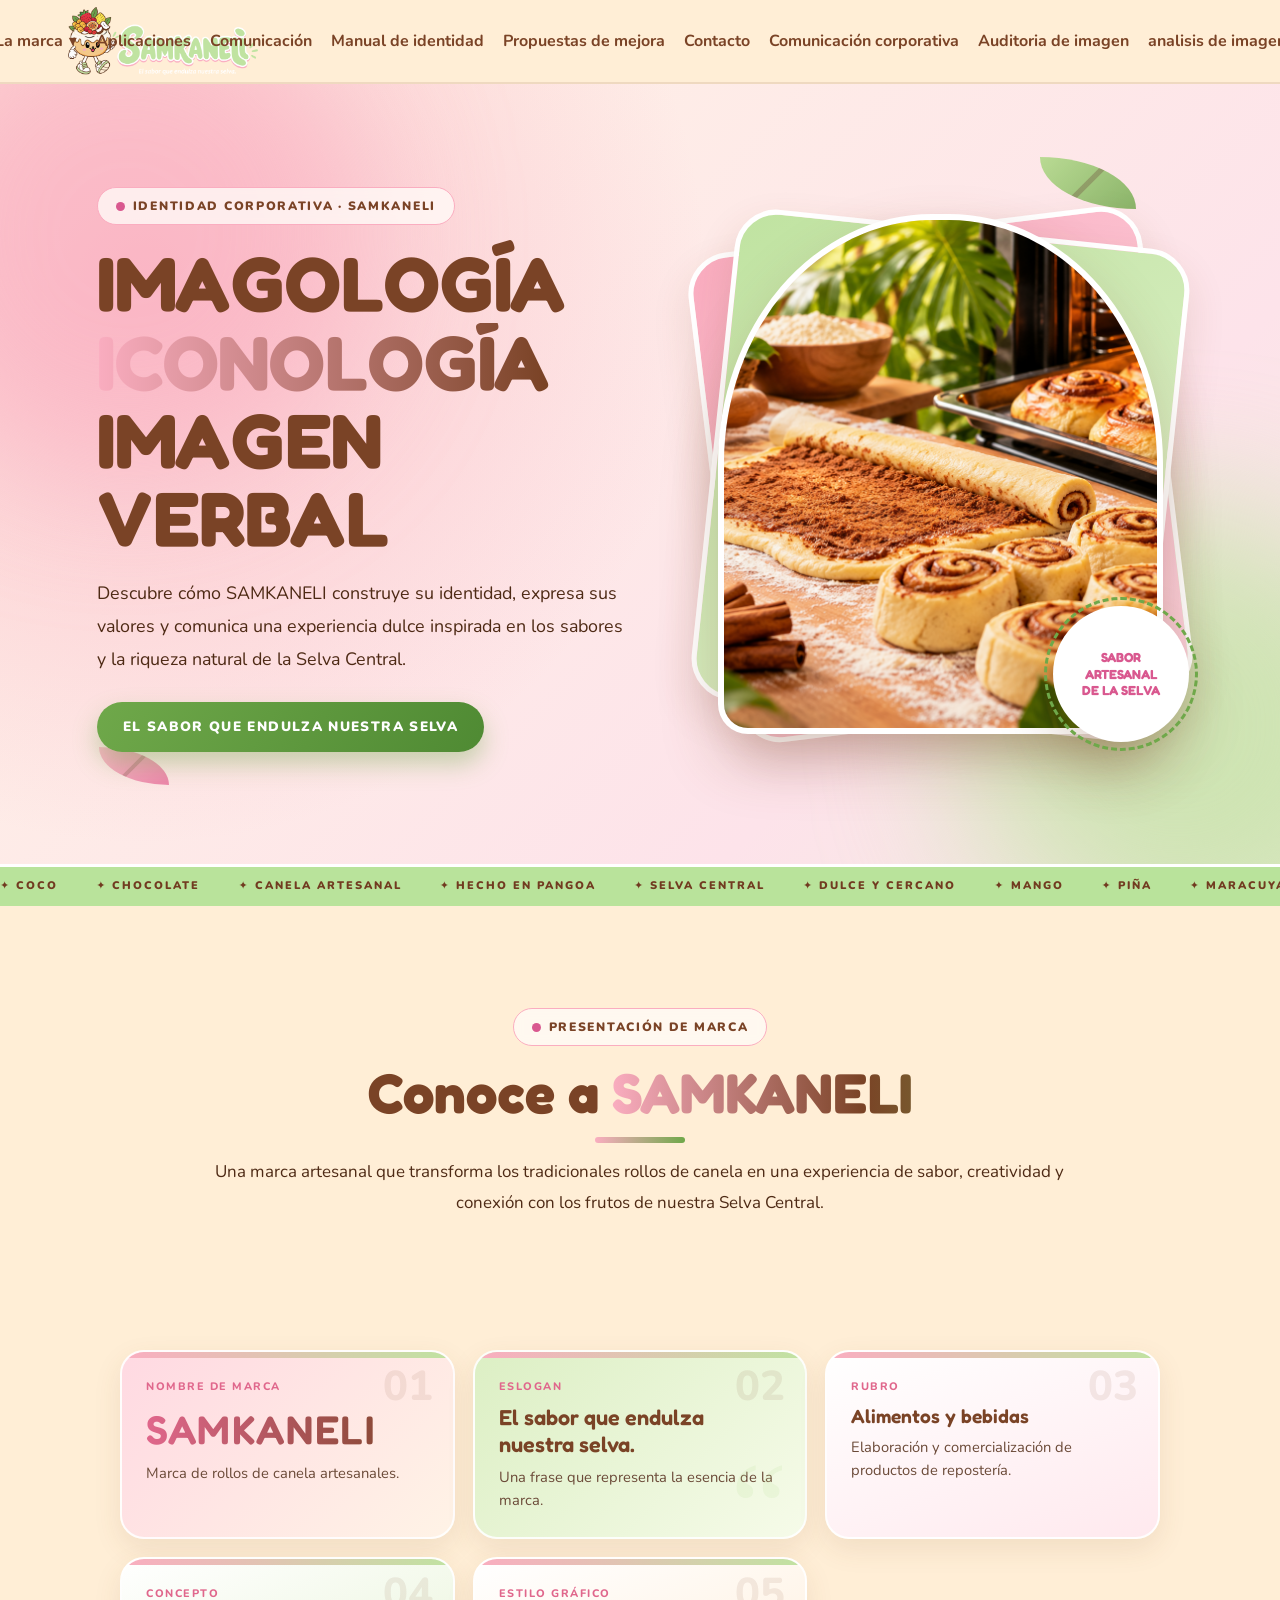
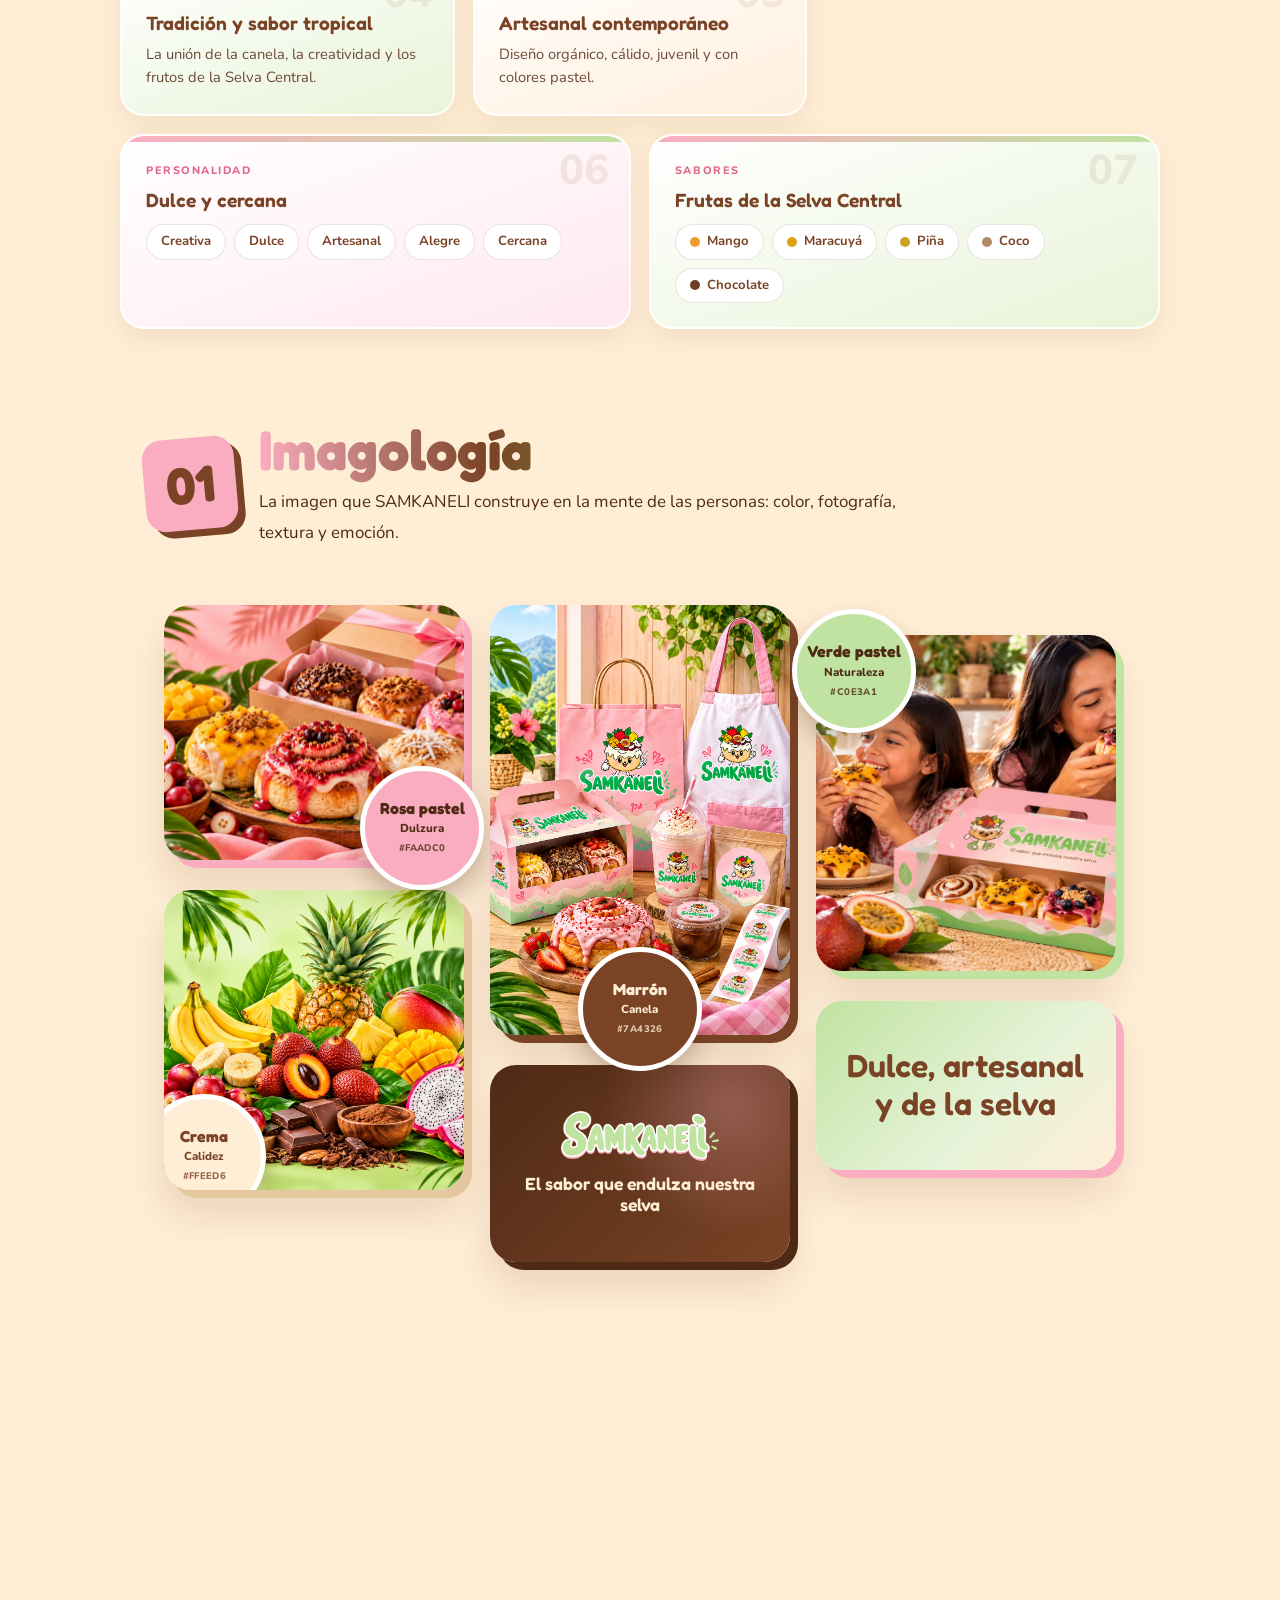
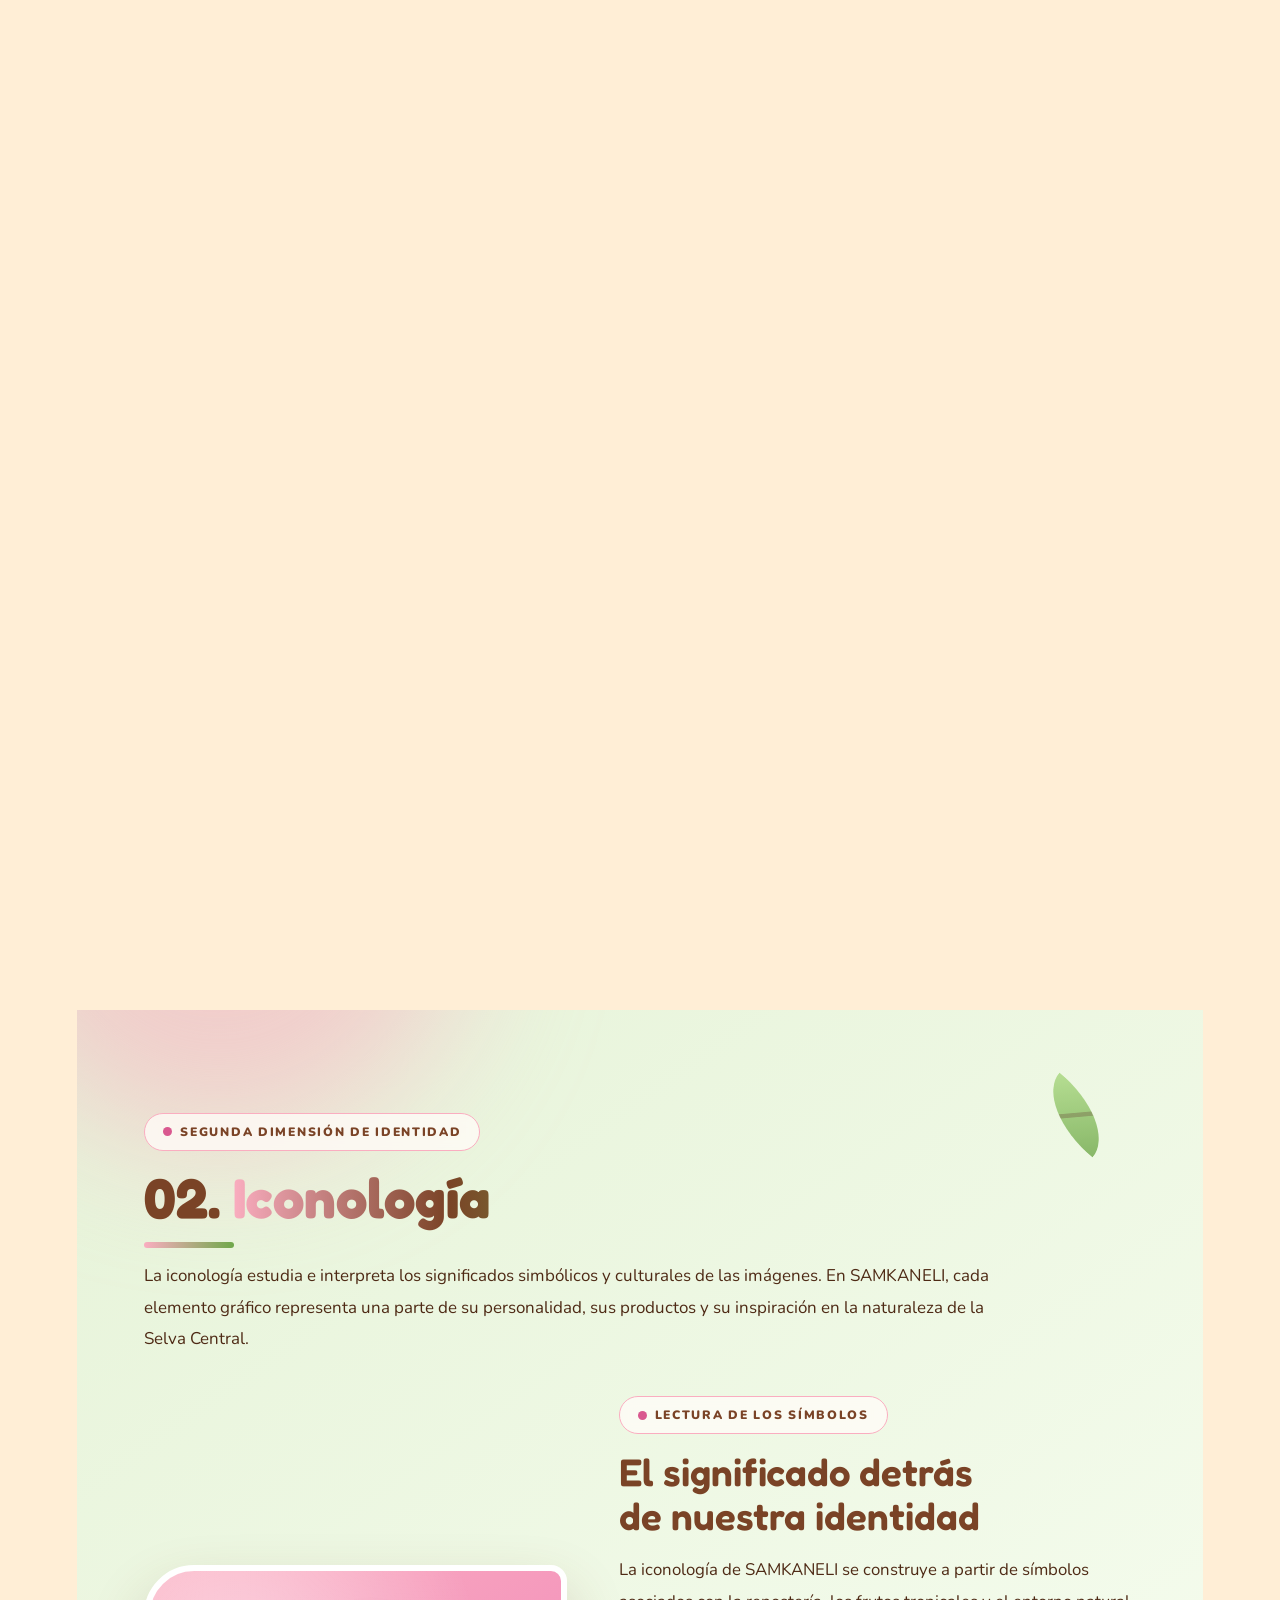
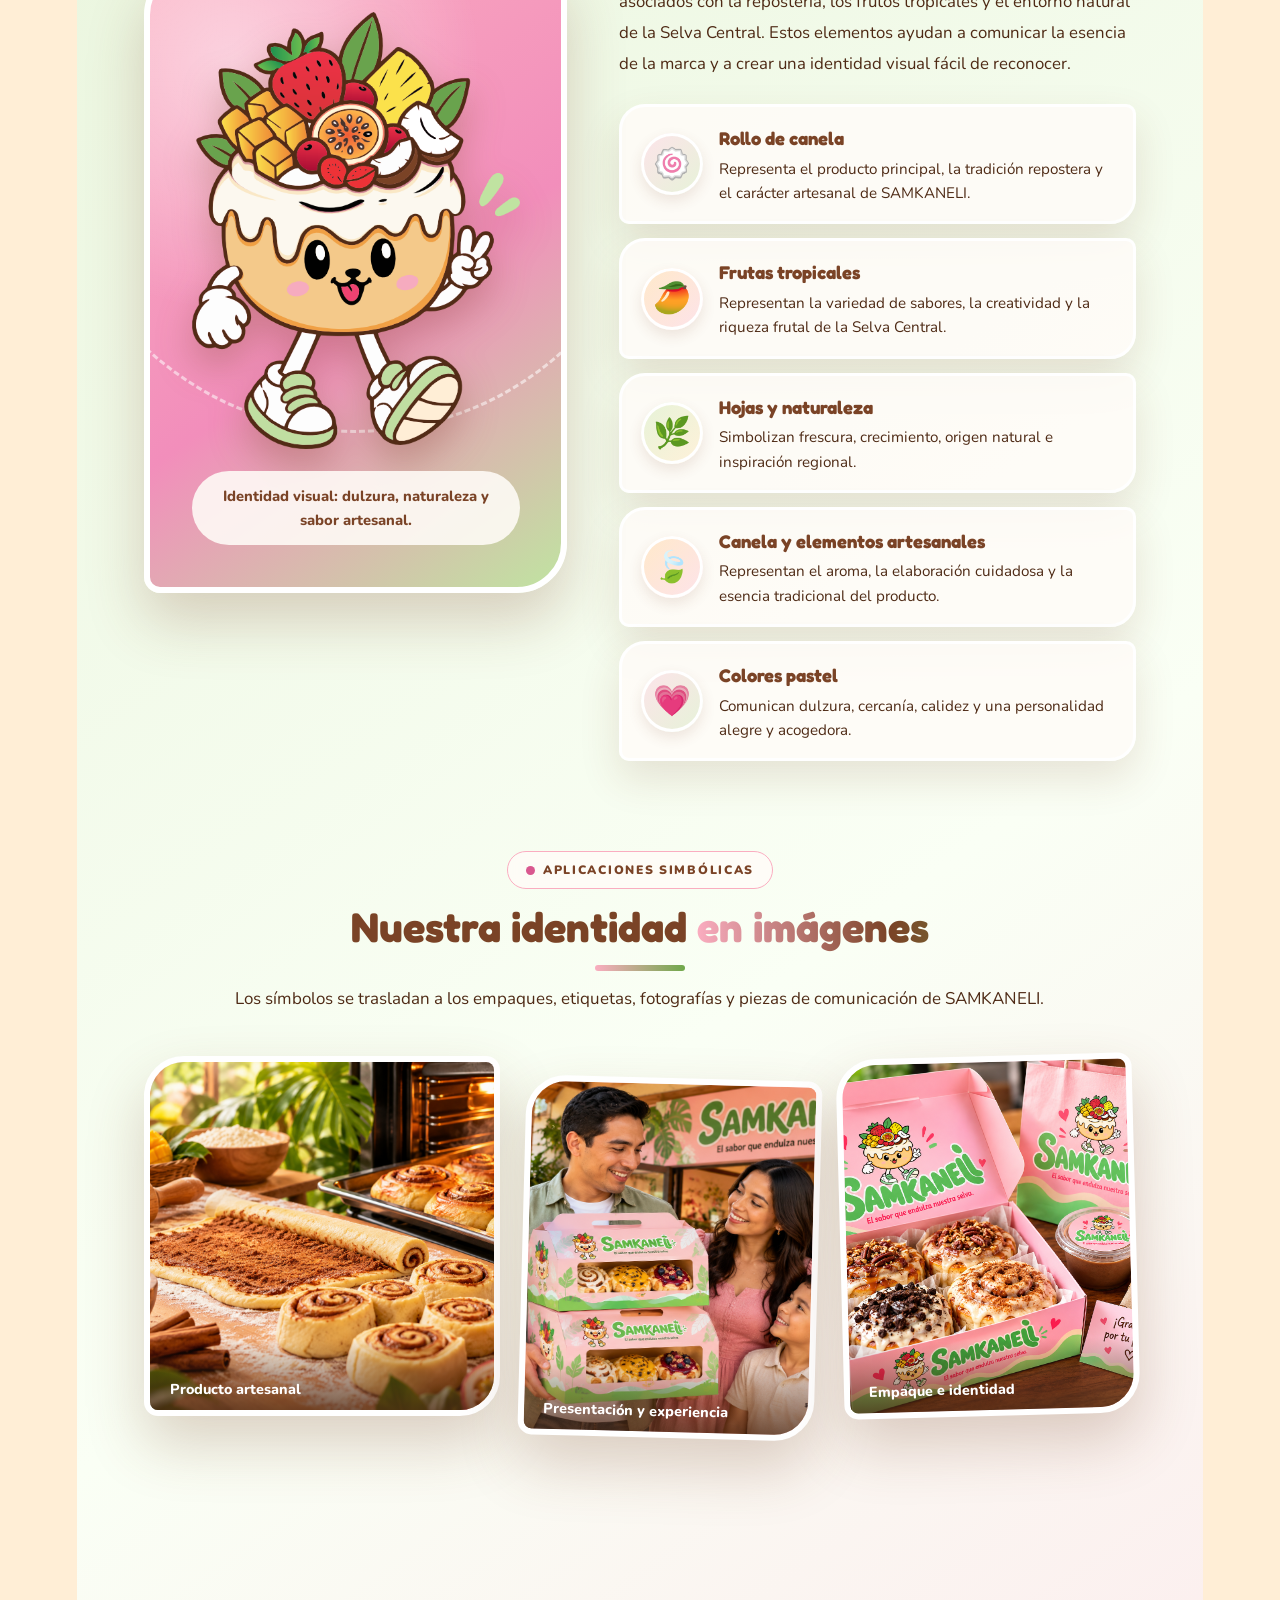
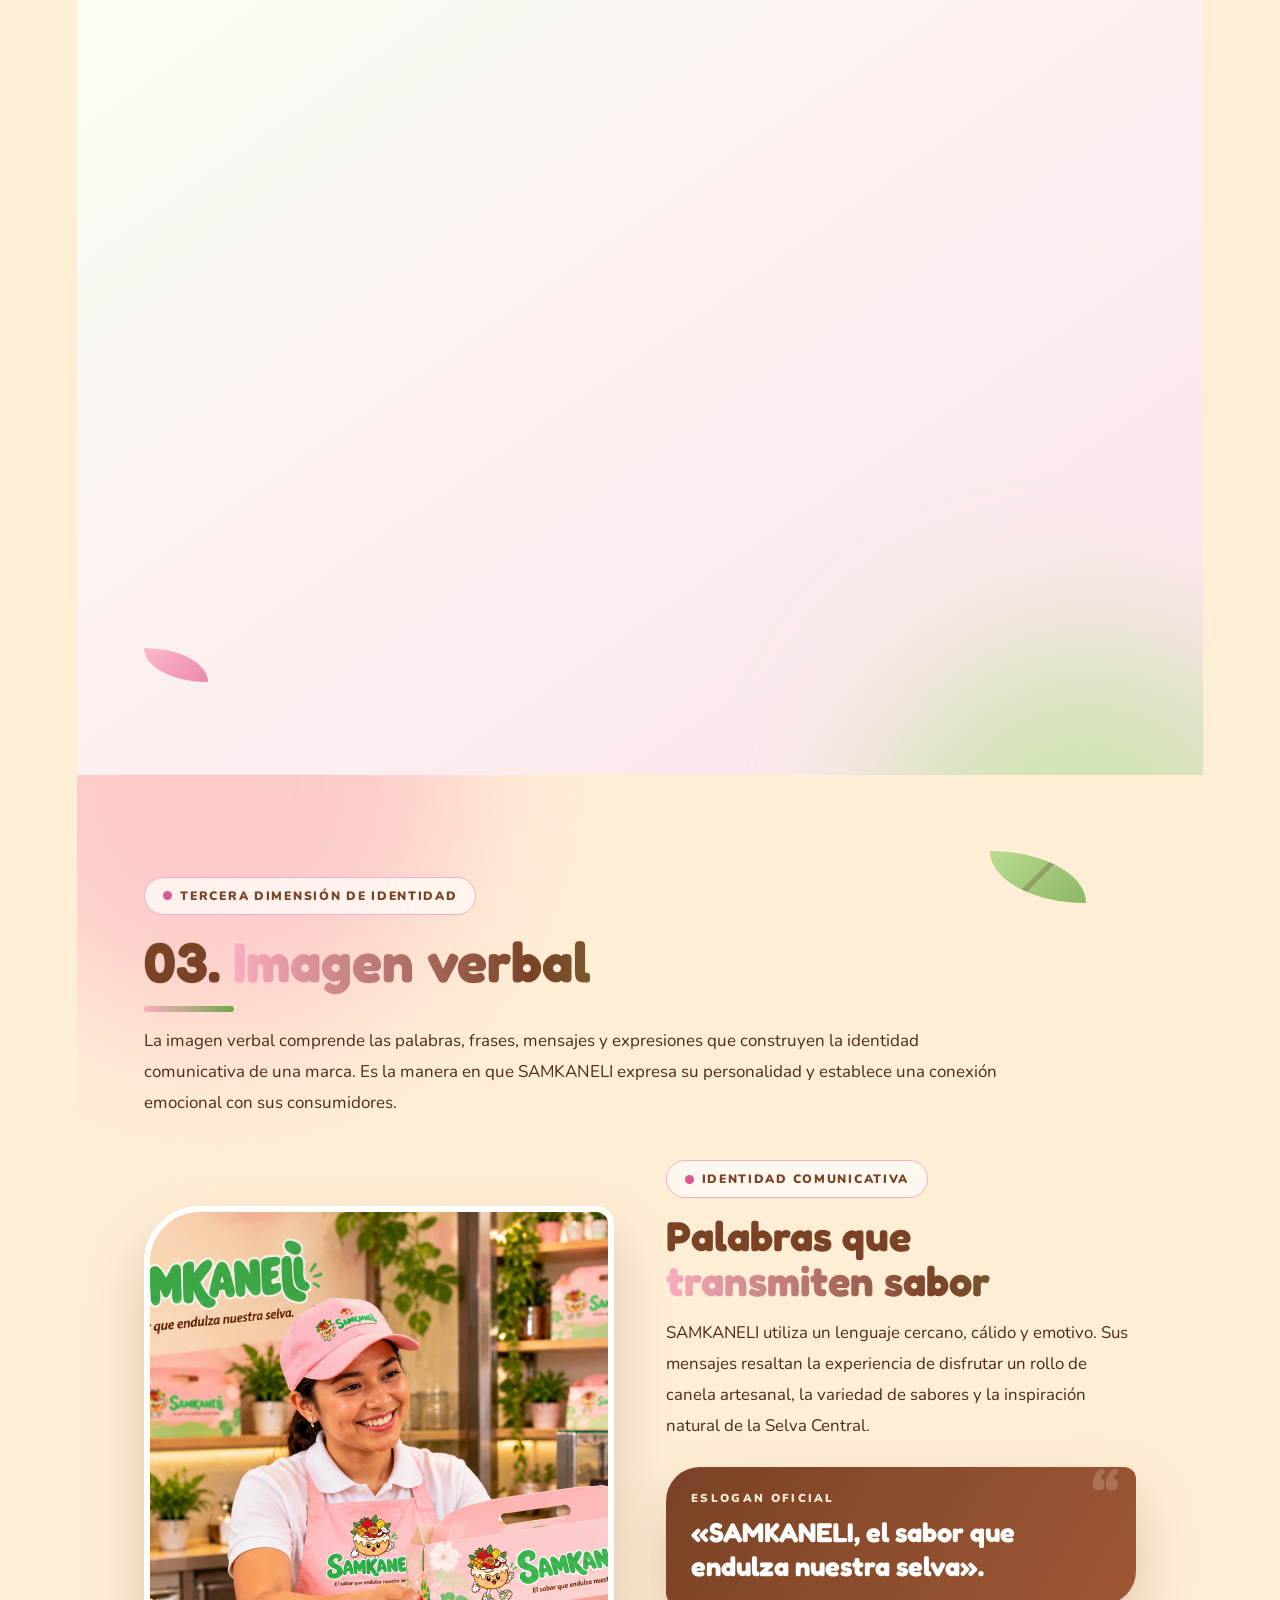
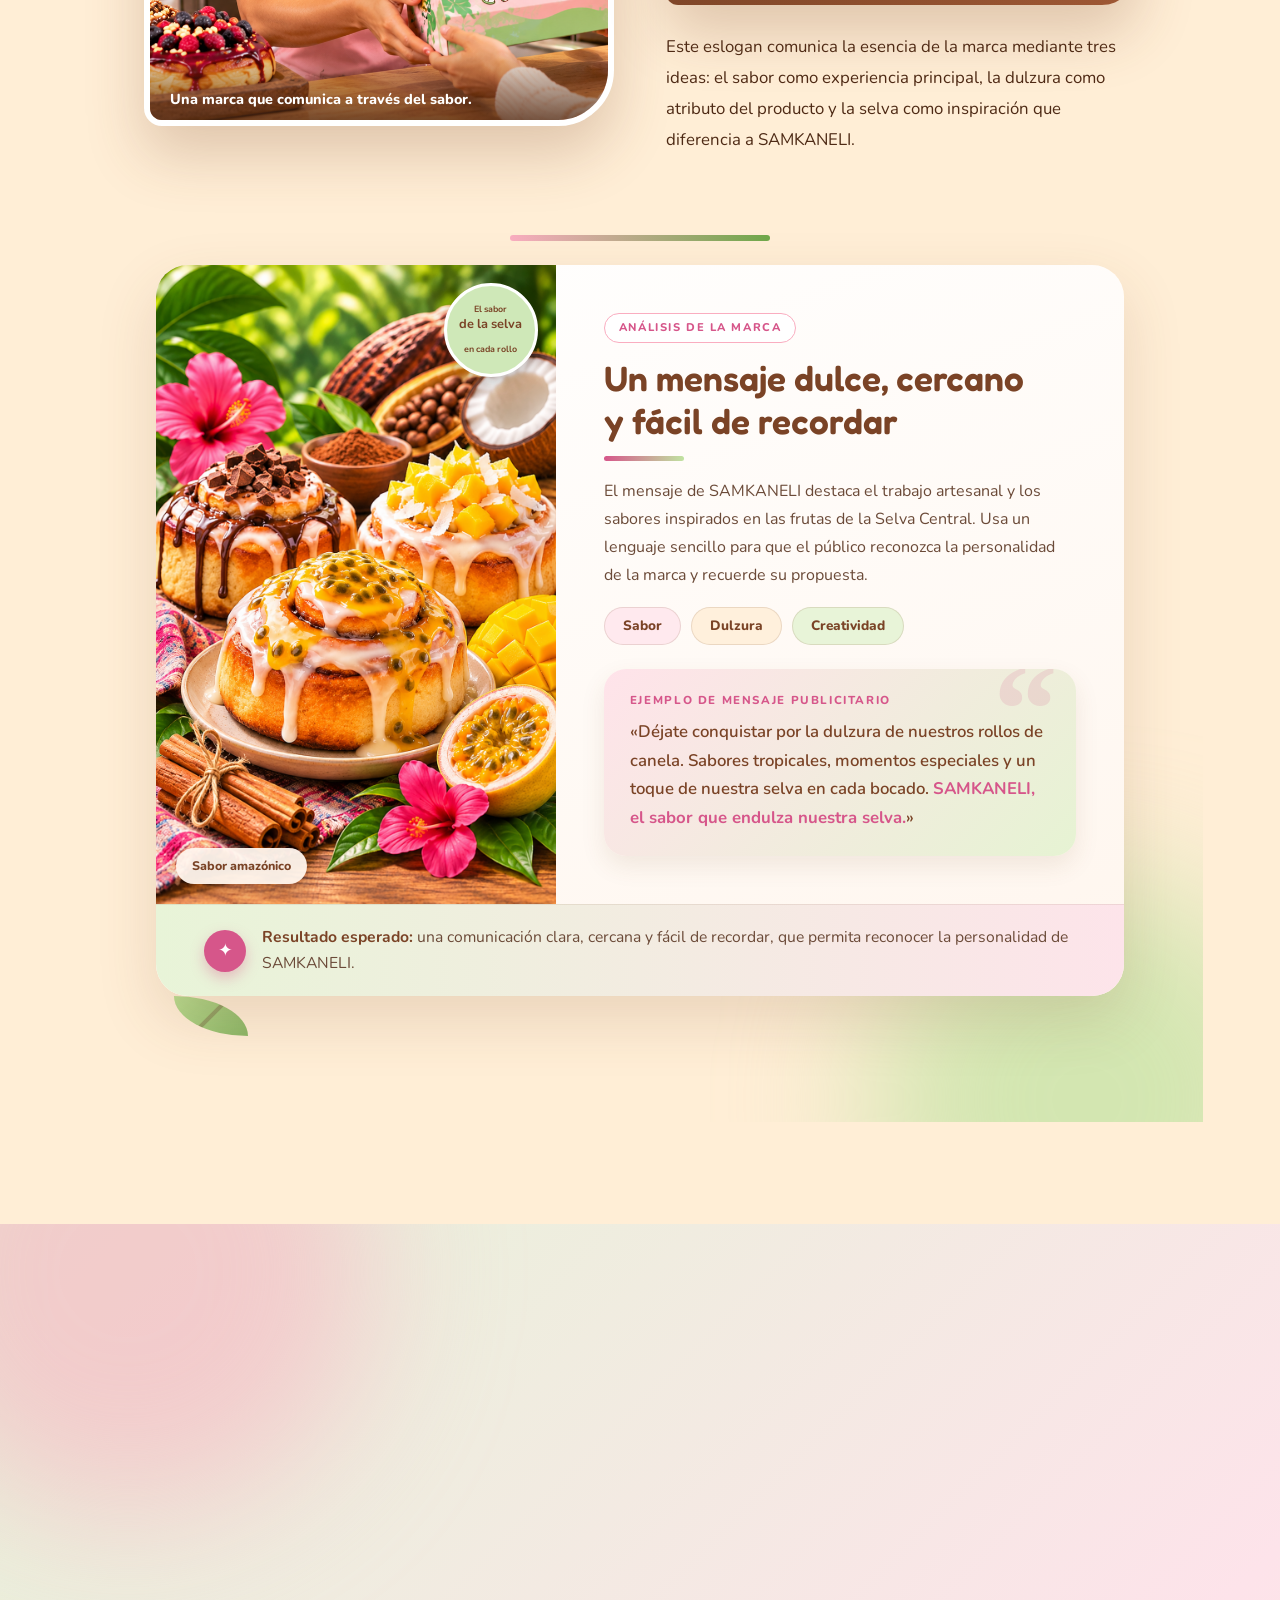
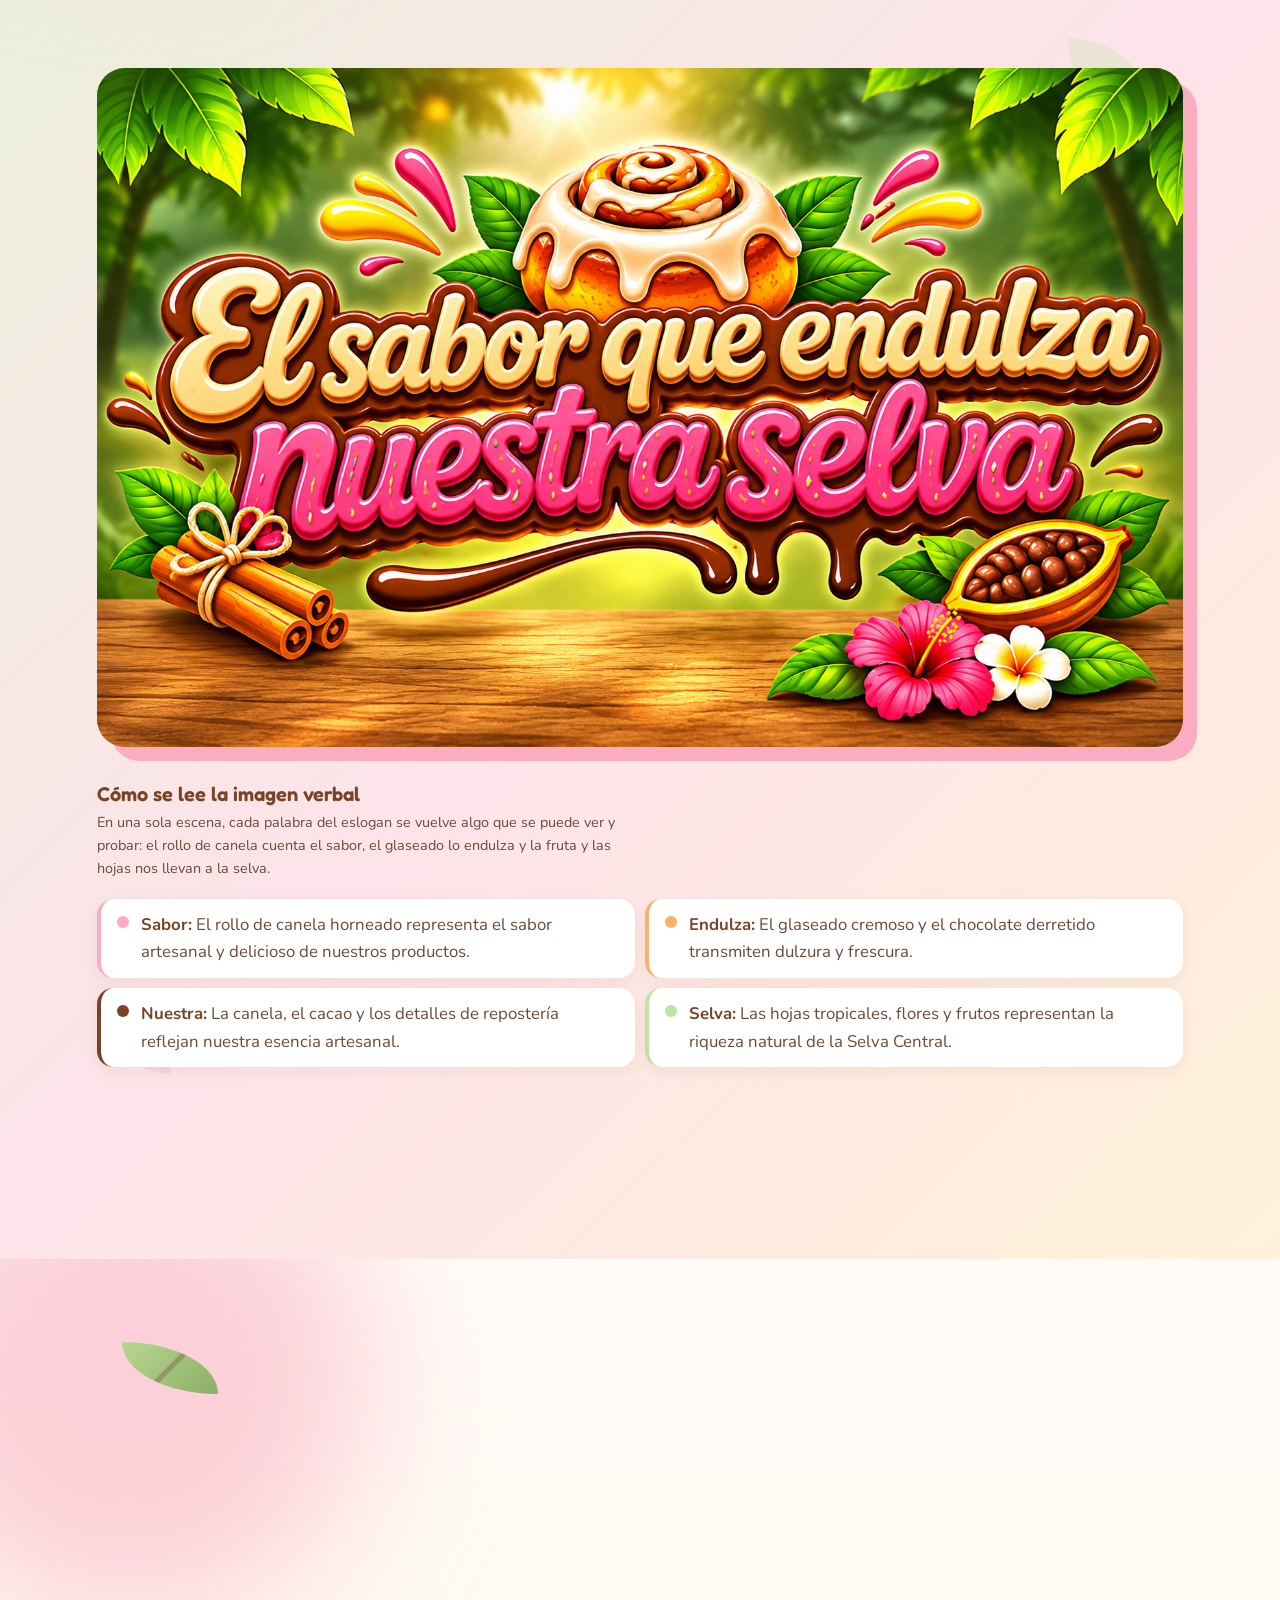
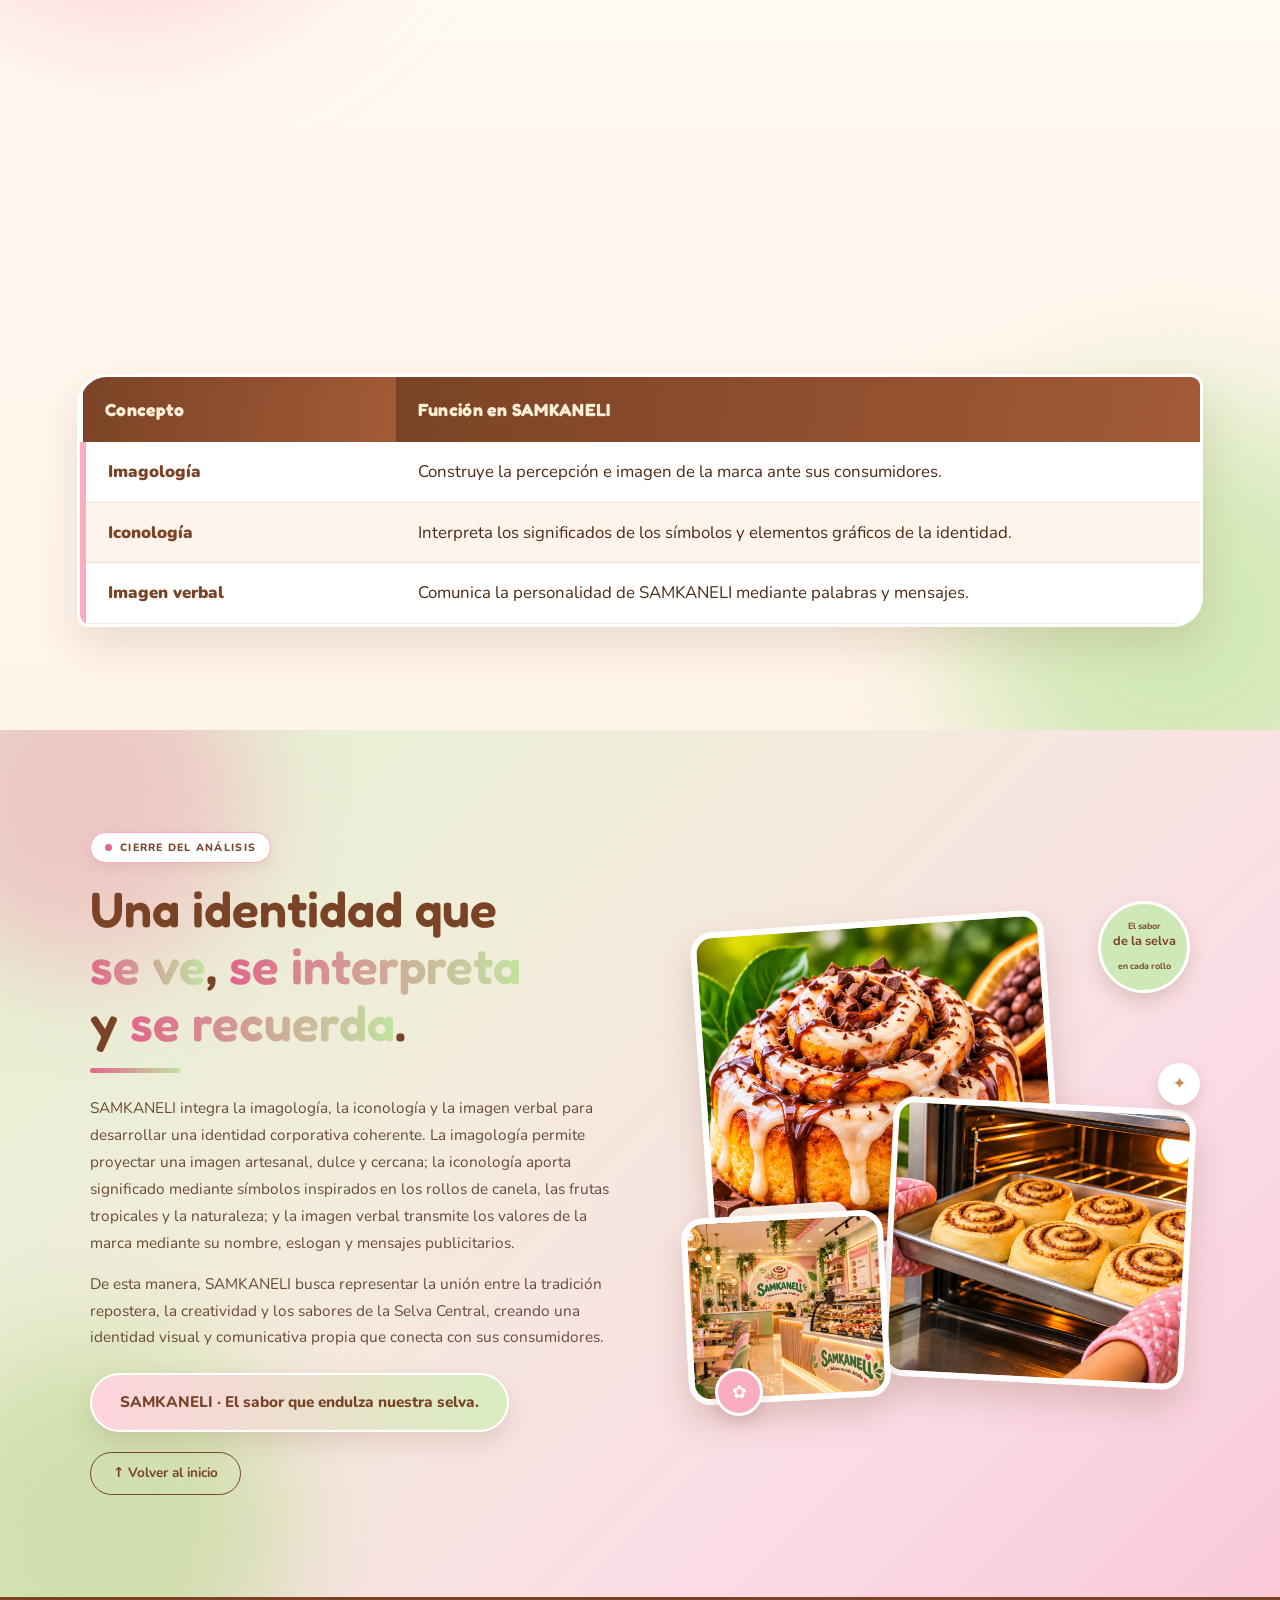
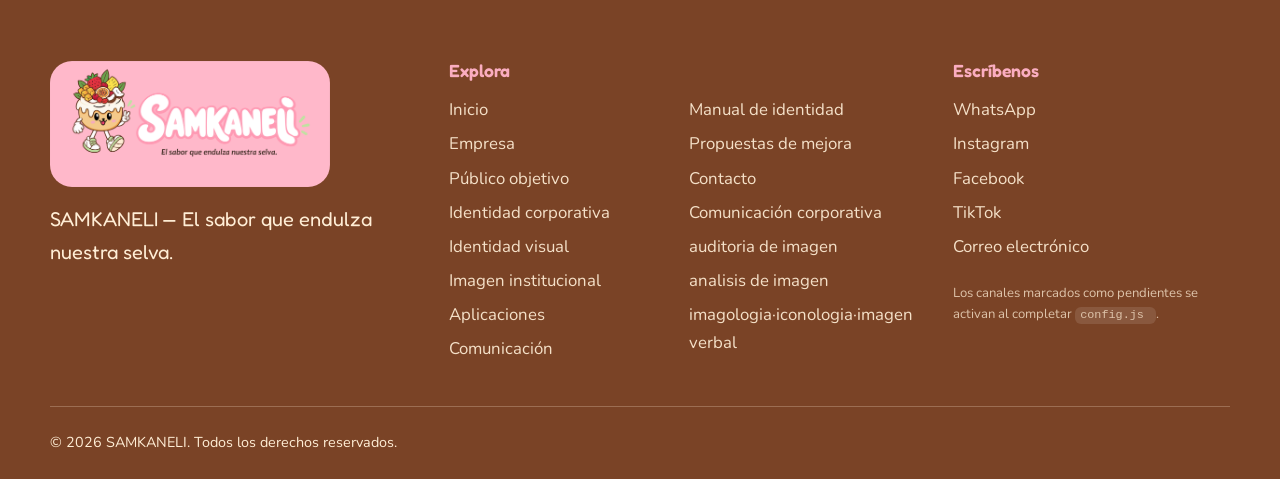
<file: imagologia·iconologia·imagenverbal/imagologia·iconologia·imagenverbal.html>
<!DOCTYPE html>
<html lang="es">
<head>
  <meta charset="utf-8"/>
  <meta content="width=device-width, initial-scale=1" name="viewport"/>
  <title>SAMKANELI | Rollos de canela con sabores de la Selva Central</title>
  <meta content="SAMKANELI: rollos de canela artesanales con sabores inspirados en las frutas de la Selva Central del Perú. Conoce la marca, sus sabores y su identidad." name="description"/>
  <meta content="#FFEED6" name="theme-color"/>
  <meta content="SAMKANELI | Rollos de canela con sabores de la Selva Central" property="og:title"/>
  <meta content="SAMKANELI: rollos de canela artesanales con sabores inspirados en las frutas de la Selva Central del Perú. Conoce la marca, sus sabores y su identidad." property="og:description"/>
  <meta content="website" property="og:type"/>
  <link href="../img/mascota/mascota.png" rel="icon" type="image/png"/>
  <link href="https://fonts.googleapis.com" rel="preconnect"/>
  <link crossorigin="" href="https://fonts.gstatic.com" rel="preconnect"/>
  <!-- Fuentes opcionales: si no hay internet se usa la pila de respaldo definida en global.css -->
  <link href="https://fonts.googleapis.com/css2?family=Fredoka:wght@500;600;700&amp;family=Nunito:wght@400;600;700;800&amp;display=swap" rel="stylesheet"/>
  <link href="../global.css" rel="stylesheet"/>
  <link href="../inicio.css" rel="stylesheet"/>
  <link href="../imagologia·iconologia·imagenverbal/imagologia·iconologia·imagenverbal.css" rel="stylesheet"/>
  <script>document.documentElement.classList.add("js")</script>
</head>
<body data-page="inicio">

  <a class="skip" href="#contenido">Saltar al contenido</a>

  <!-- ================= ENCABEZADO ================= -->
  <header class="site-header">
    <div class="bar">
      <a aria-label="SAMKANELI, ir al inicio" class="brand" href="index.html">
        <img alt="SAMKANELI, el sabor que endulza nuestra selva" height="433" src="../img/logo/imagotipo-transparente.png" width="1200"/>
      </a>

      <button aria-controls="menu" aria-expanded="false" aria-label="Abrir menú" class="nav-toggle" type="button">
        <span></span><span></span><span></span>
      </button>

      <nav aria-label="Navegación principal" class="nav" id="menu">
        <ul>
          <li><a aria-current="page" href="index.html">Inicio</a></li>
          <li class="has-sub">
            <button aria-expanded="false" aria-haspopup="true" class="sub-btn" type="button">
              La marca <span aria-hidden="true">▾</span>
            </button>
            <ul class="sub">
              <li><a href="../empresa/empresa.html">Empresa</a></li>
              <li><a href="../publico-objetivo/publico-objetivo.html">Público objetivo</a></li>
              <li><a href="../identidad-corporativa/identidad-corporativa.html">Identidad corporativa</a></li>
              <li><a href="../identidad-visual/identidad-visual.html">Identidad visual</a></li>
              <li><a href="../imagen-institucional/imagen-institucional.html">Imagen institucional</a></li>
            </ul>
          </li>
          <li><a href="../aplicaciones/aplicaciones.html">Aplicaciones</a></li>
          <li><a href="../comunicacion/comunicacion.html">Comunicación</a></li>
          <li><a href="../manual-identidad/manual-identidad.html">Manual de identidad</a></li>
          <li><a href="../propuestas/propuestas.html">Propuestas de mejora</a></li>
          <li><a href="../contacto/contacto.html">Contacto</a></li>
           <li><a href="../comunicación-corporativa/comunicación-corporativa.html">Comunicación corporativa</a></li>
          <li><a href="../auditoria-imagen/auditoria-imagen.html">Auditoria de imagen</a></li>
          <li><a href="../analisis-de-imagen/analisis-imagen.html">analisis de imagen</a></li>
          <li>
  <a href="../imagologia·iconologia·imagenverbal/imagologia·iconologia·imagenverbal.html">
    Imagología · Iconología · Imagen verbal
  </a>
</li>
        </ul>
      </nav>
    </div>
  </header>

  <main id="contenido">

  <!-- PORTADA -->
  <section class="sk-cover" id="portada">
    <div class="sk-wrap sk-cover-grid">
      <div class="sk-cover-content reveal">
        <span class="sk-kicker">IDENTIDAD CORPORATIVA · SAMKANELI</span>
        <h1>IMAGOLOGÍA <span>ICONOLOGÍA</span> IMAGEN VERBAL</h1>
        <p class="sk-cover-text">
          Descubre cómo SAMKANELI construye su identidad, expresa sus
          valores y comunica una experiencia dulce inspirada en los
          sabores y la riqueza natural de la Selva Central.
        </p>
        <span class="sk-cover-label">
          EL SABOR QUE ENDULZA NUESTRA SELVA
        </span>
      </div>


      <div class="sk-cover-photo reveal">
        <div class="sk-image">
          <img src="../img/mockups/Rollos de canela tropicales al horno.png"
               alt="Rollos de canela artesanales SAMKANELI"
               data-lightbox data-group="imagologia">
        </div>
        <div class="sk-stamp">SABOR<br>ARTESANAL<br>DE LA SELVA</div>
      </div>
    </div>
  </section>

   <div class="franja-sabores" aria-label="Sabores e identidad de SAMKANELI">
      <div class="franja-sabores-pista">
        <span>✦ COCO</span><span>✦ CHOCOLATE</span><span>✦ CANELA ARTESANAL</span>
        <span>✦ HECHO EN PANGOA</span><span>✦ SELVA CENTRAL</span><span>✦ DULCE Y CERCANO</span>
        <span>✦ MANGO</span><span>✦ PIÑA</span><span>✦ MARACUYÁ</span><span>✦ CAMU CAMU</span>
        <span>✦ COCO</span><span>✦ CHOCOLATE</span><span>✦ CANELA ARTESANAL</span>
        <span>✦ HECHO EN PANGOA</span><span>✦ SELVA CENTRAL</span><span>✦ DULCE Y CERCANO</span>
        <span>✦ MANGO</span><span>✦ PIÑA</span><span>✦ MARACUYÁ</span><span>✦ CAMU CAMU</span>
      </div>
    </div>

  <!-- PRESENTACIÓN DE MARCA -->
  <section class="sk-brand-info">
    <div class="sk-wrap">
      <div class="sk-section-heading center reveal">
        <span class="sk-kicker">PRESENTACIÓN DE MARCA</span>
        <h2 class="sk-title">Conoce a <span>SAMKANELI</span></h2>
        <p class="sk-description">
          Una marca artesanal que transforma los tradicionales rollos
          de canela en una experiencia de sabor, creatividad y conexión
          con los frutos de nuestra Selva Central.
        </p>
      </div>

      <section class="fm" aria-labelledby="fm-titulo">
  <div class="fm__wrap">

    <div class="fm__grid">

      <article class="fm__card fm__card--nombre">
        <span class="fm__num">01</span>
        <span class="fm__label">Nombre de marca</span>
        <h3>SAMKANELI</h3>
        <p>Marca de rollos de canela artesanales.</p>
      </article>

      <article class="fm__card fm__card--eslogan">
        <span class="fm__num">02</span>
        <span class="fm__label">Eslogan</span>
        <h3>El sabor que endulza nuestra selva.</h3>
        <p>Una frase que representa la esencia de la marca.</p>
      </article>

      <article class="fm__card fm__card--rosa">
        <span class="fm__num">03</span>
        <span class="fm__label">Rubro</span>
        <h3>Alimentos y bebidas</h3>
        <p>Elaboración y comercialización de productos de repostería.</p>
      </article>

      <article class="fm__card fm__card--verde">
        <span class="fm__num">04</span>
        <span class="fm__label">Concepto</span>
        <h3>Tradición y sabor tropical</h3>
        <p>La unión de la canela, la creatividad y los frutos de la Selva Central.</p>
      </article>

      <article class="fm__card fm__card--durazno">
        <span class="fm__num">05</span>
        <span class="fm__label">Estilo gráfico</span>
        <h3>Artesanal contemporáneo</h3>
        <p>Diseño orgánico, cálido, juvenil y con colores pastel.</p>
      </article>

      <article class="fm__card fm__card--rosa">
        <span class="fm__num">06</span>
        <span class="fm__label">Personalidad</span>
        <h3>Dulce y cercana</h3>
        <ul class="fm__chips">
          <li>Creativa</li><li>Dulce</li><li>Artesanal</li><li>Alegre</li><li>Cercana</li>
        </ul>
      </article>

      <article class="fm__card fm__card--verde">
        <span class="fm__num">07</span>
        <span class="fm__label">Sabores</span>
        <h3>Frutas de la Selva Central</h3>
        <ul class="fm__chips fm__chips--dots">
          <li style="--c:#ef9a2e">Mango</li>
          <li style="--c:#d9a413">Maracuyá</li>
          <li style="--c:#c9a227">Piña</li>
          <li style="--c:#b08a68">Coco</li>
          <li style="--c:#6b3e26">Chocolate</li>
        </ul>
      </article>

    </div>
  </div>
</section>

 <!-- 01. IMAGOLOGÍA -->
<section class="sk-imagologia" id="imagologia">

    <div class="sk-wrap">

        <!-- Encabezado con número -->
        <div class="sk-imag-head reveal">
            <span class="sk-num">01</span>

            <div>
                <h2 class="sk-title"><span>Imagología</span></h2>

                <p class="sk-description">
                    La imagen que SAMKANELI construye en la mente de las personas:
                    color, fotografía, textura y emoción.
                </p>
            </div>
        </div>

<!-- Collage con insignias de color -->
<div class="sk-collage reveal">

  <!-- Columna 1 -->
  <div class="sk-col">
    <figure class="sk-tile" style="--frame:#FAADC0;--ratio:4/3.4">
      <div class="sk-tile-media">
        <img src="../img/mockups/Caja tropical de rollitos glaseados (1).png"
             alt="Rollos de canela SAMKANELI" data-lightbox data-group="imagologia">
      </div>
      <div class="sk-badge sk-pos-br" style="--c:#FAADC0;--t:#4E2A15">
        <strong>Rosa pastel</strong><small>Dulzura</small><em>#FAADC0</em>
      </div>
    </figure>

    <figure class="sk-tile sk-tile--mascota" style="--frame:#E5C8A0;--ratio:1/1">
      <div class="sk-tile-media">
        <img src="../img/mockups/Bodegón tropical de frutas y chocolate.png" alt="Mascota oficial de SAMKANELI">
      </div>
      <div class="sk-badge sk-pos-bl" style="--c:#FFEED6;--t:#7A4326">
        <strong>Crema</strong><small>Calidez</small><em>#FFEED6</em>
      </div>
    </figure>
  </div>

  <!-- Columna 2 -->
  <div class="sk-col">
    <figure class="sk-tile" style="--frame:#7A4326;--ratio:3/4.3">
      <div class="sk-tile-media">
        <img src="../img/fotografia/Escaparate pastel de Samkaneli.png"
             alt="Empaque SAMKANELI" data-lightbox data-group="imagologia">
      </div>
      <div class="sk-badge sk-pos-bc" style="--c:#7A4326;--t:#FFEED6">
        <strong>Marrón</strong><small>Canela</small><em>#7A4326</em>
      </div>
    </figure>

    <figure class="sk-tile sk-tile--oscuro" style="--frame:#4E2A15;--ratio:16/10.5">
      <div class="sk-tile-media">
        <img src="../img/logo/logotipo-verde.png" alt="Imagotipo de SAMKANELI">
        <p>El sabor que endulza nuestra selva</p>
      </div>

    </figure>
  </div>

  <!-- Columna 3 -->
  <div class="sk-col">
    <figure class="sk-tile" style="--frame:#C0E3A1;--ratio:1/1.12">
      <div class="sk-tile-media">
        <img src="../img/mockups/Desayuno familiar con dulces tropicales.png"
             alt="Presentación de productos SAMKANELI" data-lightbox data-group="imagologia">
      </div>
      <div class="sk-badge sk-pos-tl" style="--c:#C0E3A1;--t:#4E2A15">
        <strong>Verde pastel</strong><small>Naturaleza</small><em>#C0E3A1</em>
      </div>
    </figure>

    <figure class="sk-tile sk-tile--frase" style="--frame:#FAADC0;--ratio:16/9">
      <div class="sk-tile-media">
        <p>Dulce, artesanal<br>y de la selva</p>
      </div>
    </figure>
  </div>

</div>

      <div class="sk-section-heading reveal">
        <span class="sk-kicker">FICHA TÉCNICA</span>
        <h3 class="sk-title">Construcción de la <span>imagen pública</span></h3>
      </div>

      <div class="sk-table-wrap reveal">
        <table class="sk-table">
          <thead>
            <tr><th>Ficha técnica</th><th>Descripción de SAMKANELI</th></tr>
          </thead>
          <tbody>
            <tr><td>Definición</td><td>Estudia cómo se construye y percibe la imagen de SAMKANELI ante sus consumidores.</td></tr>
            <tr><td>Aplicación</td><td>Construcción de la imagen corporativa de una marca de rollos de canela artesanales.</td></tr>
            <tr><td>Objetivo</td><td>Transmitir una imagen dulce, artesanal, confiable, creativa y conectada con la Selva Central.</td></tr>
            <tr><td>Personalidad</td><td>Acogedora, alegre, natural, cercana, innovadora y artesanal.</td></tr>
            <tr><td>Público objetivo</td><td>Jóvenes y adultos que disfrutan de la repostería, los productos artesanales, los sabores frutales y las experiencias gastronómicas diferentes.</td></tr>
            <tr><td>Identidad visual</td><td>Logotipo SAMKANELI, elementos gráficos inspirados en la canela, los frutos tropicales y la naturaleza de la Selva Central.</td></tr>
            <tr><td>Colores corporativos</td><td>Rosa pastel, crema, marrón canela, verde pastel y marrón oscuro.</td></tr>
            <tr><td>Percepción deseada</td><td>Que el consumidor relacione SAMKANELI con productos deliciosos, presentación cuidada, creatividad, calidad artesanal y sabores de la selva.</td></tr>
          </tbody>
        </table>
      </div>

      <div class="sk-analysis reveal">
        <h3>Análisis de la marca</h3>
        <p>
          SAMKANELI busca proyectar una imagen que combine la tradición
          de los rollos de canela con la riqueza frutal de la Selva Central.
          Su identidad transmite dulzura, calidez y creatividad mediante
          una presentación visual de colores pastel, fotografías de
          producto, texturas naturales y elementos gráficos orgánicos.
          La marca busca diferenciarse por sus combinaciones de sabores
          inspiradas en frutas como mango, maracuyá, piña, coco y chocolate.
        </p>
        <div class="sk-result">
          <span>✦</span>
          <div><strong>Resultado esperado</strong><br>
            Una marca reconocible que transmita confianza, dulzura,
            creatividad y conexión con los sabores de nuestra selva.
          </div>
        </div>
      </div>
    </div>
  </section>

  <!-- 2. ICONOLOGÍA -->
  <section class="sk-iconologia" id="iconologia">
    <div class="sk-wrap">
      <div class="sk-section-heading reveal">
        <span class="sk-kicker">SEGUNDA DIMENSIÓN DE IDENTIDAD</span>
        <h2 class="sk-title">02. <span>Iconología</span></h2>
        <p class="sk-description">
          La iconología estudia e interpreta los significados simbólicos
          y culturales de las imágenes. En SAMKANELI, cada elemento
          gráfico representa una parte de su personalidad, sus productos
          y su inspiración en la naturaleza de la Selva Central.
        </p>
      </div>

      <div class="sk-symbol-layout">
        <div class="sk-symbol-visual reveal">
          <img src="../img/mascota/mascota.png"
               alt="Imagotipo de SAMKANELI"
               data-lightbox data-group="iconologia">
          <div class="sk-symbol-note">
            Identidad visual: dulzura, naturaleza y sabor artesanal.
          </div>
        </div>

        <div class="sk-symbol-copy reveal">
          <span class="sk-kicker">LECTURA DE LOS SÍMBOLOS</span>
          <h3>El significado detrás de nuestra identidad</h3>
          <p>
            La iconología de SAMKANELI se construye a partir de símbolos
            asociados con la repostería, los frutos tropicales y el
            entorno natural de la Selva Central. Estos elementos ayudan
            a comunicar la esencia de la marca y a crear una identidad
            visual fácil de reconocer.
          </p>

          <div class="sk-symbol-list">
            <div class="sk-symbol-item">
              <div class="sk-symbol-icon">🍥</div>
              <div><strong>Rollo de canela</strong>
                <p>Representa el producto principal, la tradición repostera y el carácter artesanal de SAMKANELI.</p>
              </div>
            </div>
            <div class="sk-symbol-item">
              <div class="sk-symbol-icon">🥭</div>
              <div><strong>Frutas tropicales</strong>
                <p>Representan la variedad de sabores, la creatividad y la riqueza frutal de la Selva Central.</p>
              </div>
            </div>
            <div class="sk-symbol-item">
              <div class="sk-symbol-icon">🌿</div>
              <div><strong>Hojas y naturaleza</strong>
                <p>Simbolizan frescura, crecimiento, origen natural e inspiración regional.</p>
              </div>
            </div>
            <div class="sk-symbol-item">
              <div class="sk-symbol-icon">🍃</div>
              <div><strong>Canela y elementos artesanales</strong>
                <p>Representan el aroma, la elaboración cuidadosa y la esencia tradicional del producto.</p>
              </div>
            </div>
            <div class="sk-symbol-item">
              <div class="sk-symbol-icon">💗</div>
              <div><strong>Colores pastel</strong>
                <p>Comunican dulzura, cercanía, calidez y una personalidad alegre y acogedora.</p>
              </div>
            </div>
          </div>
        </div>
      </div>

      <div class="sk-section-heading center reveal" style="margin-top:90px">
        <span class="sk-kicker">APLICACIONES SIMBÓLICAS</span>
        <h3 class="sk-title">Nuestra identidad <span>en imágenes</span></h3>
        <p class="sk-description">
          Los símbolos se trasladan a los empaques, etiquetas,
          fotografías y piezas de comunicación de SAMKANELI.
        </p>
      </div>

      <div class="sk-symbol-gallery">
        <div class="sk-image reveal">
          <img src="../img/mockups/Rollos de canela tropicales al horno.png"
               alt="Rollos de canela" data-lightbox data-group="iconologia">
          <div class="sk-image-caption">Producto artesanal</div>
        </div>
        <div class="sk-image reveal">
          <img src="../img/mockups/Familia feliz en Samkaneli.png"
               alt="Presentación de producto" data-lightbox data-group="iconologia">
          <div class="sk-image-caption">Presentación y experiencia</div>
        </div>
        <div class="sk-image reveal">
          <img src="../img/mockups/paquete.png"
               alt="Aplicación de empaque" data-lightbox data-group="iconologia">
          <div class="sk-image-caption">Empaque e identidad</div>
        </div>
      </div>

      <div class="sk-table-wrap reveal" style="margin-top:55px">
        <table class="sk-table">
          <thead><tr><th>Símbolo</th><th>Significado en SAMKANELI</th></tr></thead>
          <tbody>
            <tr><td>Rollo de canela</td><td>Identifica el producto principal y representa la tradición artesanal.</td></tr>
            <tr><td>Frutas tropicales</td><td>Representan los sabores de mango, maracuyá, piña, coco y chocolate.</td></tr>
            <tr><td>Hojas</td><td>Simbolizan la naturaleza, frescura y riqueza de la Selva Central.</td></tr>
            <tr><td>Canela</td><td>Representa el aroma, el sabor y la esencia del producto.</td></tr>
            <tr><td>Colores pastel</td><td>Transmiten dulzura, cercanía, calidez y personalidad.</td></tr>
          </tbody>
        </table>
      </div>

      <div class="sk-analysis reveal">
        <h3>Análisis de la marca</h3>
        <p>
          La iconología de SAMKANELI utiliza elementos visuales
          relacionados con la repostería artesanal y la naturaleza
          tropical. La combinación del rollo de canela, las frutas,
          las hojas y los colores pastel permite construir una identidad
          simbólica que conecta el producto con su inspiración regional.
          Estos símbolos hacen que la marca comunique mucho más que un
          alimento: representan una experiencia dulce inspirada en
          nuestra selva.
        </p>
        <div class="sk-result">
          <span>✦</span>
          <div><strong>Resultado esperado</strong><br>
            Una identidad gráfica reconocible, con símbolos que expresen
            el origen, la personalidad y la esencia de SAMKANELI.
          </div>
        </div>
      </div>
    </div>
  </section>

  <!-- 3. IMAGEN VERBAL -->
  <section class="sk-verbal" id="imagen-verbal">
    <div class="sk-wrap">
      <div class="sk-section-heading reveal">
        <span class="sk-kicker">TERCERA DIMENSIÓN DE IDENTIDAD</span>
        <h2 class="sk-title">03. <span>Imagen verbal</span></h2>
        <p class="sk-description">
          La imagen verbal comprende las palabras, frases, mensajes
          y expresiones que construyen la identidad comunicativa de
          una marca. Es la manera en que SAMKANELI expresa su
          personalidad y establece una conexión emocional con sus
          consumidores.
        </p>
      </div>

      <div class="sk-verbal-layout">
        <div class="sk-image sk-verbal-photo reveal">
          <img src="../img/originales/Entrega dulce en Samkaneli.png"
               alt="Experiencia de consumo SAMKANELI"
               data-lightbox data-group="imagen-verbal">
          <div class="sk-image-caption">Una marca que comunica a través del sabor.</div>
        </div>

        <div class="sk-verbal-copy reveal">
          <span class="sk-kicker">IDENTIDAD COMUNICATIVA</span>
          <h3 class="sk-title">Palabras que <span>transmiten sabor</span></h3>
          <p>
            SAMKANELI utiliza un lenguaje cercano, cálido y emotivo.
            Sus mensajes resaltan la experiencia de disfrutar un rollo
            de canela artesanal, la variedad de sabores y la inspiración
            natural de la Selva Central.
          </p>
          <div class="sk-slogan">
            <small>ESLOGAN OFICIAL</small>
            <strong>«SAMKANELI, el sabor que endulza nuestra selva».</strong>
          </div>
          <p>
            Este eslogan comunica la esencia de la marca mediante
            tres ideas: el sabor como experiencia principal, la dulzura
            como atributo del producto y la selva como inspiración
            que diferencia a SAMKANELI.
          </p>
        </div>
      </div>

      <div class="sk-divider"></div>

     <section class="an" aria-labelledby="an-titulo">
  <article class="an-card">

    <!-- Imagen (izquierda) -->
    <figure class="an-img">
      <span class="an-ph" aria-hidden="true"></span>
      <!-- Cambia la ruta por tu imagen -->
      <img src="../img/fotografia/Rollos de canela tropicales con frutas tropicales.png"
           alt="Rollos de canela SAMKANELI con frutas de la Selva Central"
           width="1000" height="920" loading="lazy" onerror="this.remove()"
           data-lightbox data-group="analisis" data-caption="SAMKANELI">
      <span class="an-sello" aria-hidden="true">El sabor<br><b>de la selva</b><br>en cada rollo</span>
      <figcaption class="an-chip">Sabor amazónico</figcaption>
    </figure>

    <!-- Contenido (derecha) -->
    <div class="an-body">
      <span class="an-kicker">Análisis de la marca</span>
      <h3 class="an-titulo" id="an-titulo">Un mensaje dulce, cercano y fácil de recordar</h3>

      <p class="an-texto">
        El mensaje de SAMKANELI destaca el trabajo artesanal y los sabores inspirados en las frutas
        de la Selva Central. Usa un lenguaje sencillo para que el público reconozca la personalidad
        de la marca y recuerde su propuesta.
      </p>

      <ul class="an-chips" aria-label="Ideas clave">
        <li>Sabor</li><li>Dulzura</li><li>Creatividad</li>
      </ul>

      <div class="an-ejemplo">
        <span class="an-label">Ejemplo de mensaje publicitario</span>
        <blockquote>
          «Déjate conquistar por la dulzura de nuestros rollos de canela.
          Sabores tropicales, momentos especiales y un toque de nuestra selva en cada bocado.
          <strong>SAMKANELI, el sabor que endulza nuestra selva.</strong>»
        </blockquote>
      </div>
    </div>

    <!-- Franja inferior -->
    <div class="an-resultado">
      <span class="an-icono" aria-hidden="true">✦</span>
      <p><b>Resultado esperado:</b> una comunicación clara, cercana y fácil de recordar, que permita reconocer la personalidad de SAMKANELI.</p>
    </div>

  </article>
</section>
      </div>
    </div>
  </section>

  <!-- EJERCICIO: CONVERTIR UNA FRASE EN IMAGEN VERBAL -->
  <section class="sk-exercise" id="ejercicio">
    <div class="sk-wrap">
      <div class="sk-section-heading center reveal">
        <span class="sk-kicker">ACTIVIDAD PRÁCTICA</span>
        <h2 class="sk-title">04. <span>Ejercicio de imagen verbal</span></h2>
        <p class="sk-description">
          Convertir una palabra o frase en una imagen verbal.
          Para SAMKANELI se desarrolla el ejercicio a partir de su
          eslogan oficial, transformando el mensaje escrito en una
          composición visual tipográfica.
        </p>
      </div>

      <section class="vi" id="imagen-verbal" aria-labelledby="vi-leyenda">
  <span class="vi__leaf vi__leaf--a" aria-hidden="true"></span>
  <span class="vi__leaf vi__leaf--b" aria-hidden="true"></span>

    <figure class="vi__figure">
      <div class="vi__frame">
        <!-- Cambia la ruta por tu fotografía -->
        <img src="../img/fotografia/El sabor que endulza nuestra selva.png"
             alt="Rollos de canela artesanales SAMKANELI con mango, maracuyá, piña, coco y hojas de la Selva Central"
             loading="lazy" onerror="this.remove()">
      </div>
    </figure>

    <h3 class="vi__legend-title" id="vi-leyenda">Cómo se lee la imagen verbal</h3>
    <p class="vi__legend-intro">
      En una sola escena, cada palabra del eslogan se vuelve algo que se puede ver y probar:
      el rollo de canela cuenta el sabor, el glaseado lo endulza y la fruta y las hojas nos llevan a la selva.
    </p>

    <ul class="vi__list">
      <li class="vi__item vi__item--sabor">
        <span class="vi__dot" aria-hidden="true"></span>
        <span><b>Sabor:</b> El rollo de canela horneado representa el sabor artesanal y delicioso de nuestros productos.</span>
      </li>
      <li class="vi__item vi__item--endulza">
        <span class="vi__dot" aria-hidden="true"></span>
        <span><b>Endulza:</b> El glaseado cremoso y el chocolate derretido transmiten dulzura y frescura.</span>
      </li>
      <li class="vi__item vi__item--nuestra">
        <span class="vi__dot" aria-hidden="true"></span>
        <span><b>Nuestra:</b> La canela, el cacao y los detalles de repostería reflejan nuestra esencia artesanal.</span>
      </li>
      <li class="vi__item vi__item--selva">
        <span class="vi__dot" aria-hidden="true"></span>
        <span><b>Selva:</b> Las hojas tropicales, flores y frutos representan la riqueza natural de la Selva Central.</span>
      </li>
    </ul>
  </div>
</section>

  <!-- 4. CUADRO COMPARATIVO -->
  <section class="sk-comparative" id="comparativo">
    <div class="sk-wrap">
      <div class="sk-section-heading center reveal">
        <span class="sk-kicker">SÍNTESIS DE IDENTIDAD</span>
        <h2 class="sk-title">05. <span>Cuadro comparativo general</span></h2>
        <p class="sk-description">
          Las tres dimensiones trabajan de manera complementaria
          para construir una identidad corporativa coherente.
        </p>
      </div>

      <div class="sk-comparative-cards">
        <article class="sk-comparative-card reveal">
          <span class="number">01</span>
          <h3>Imagología</h3>
          <p>
            Construye la percepción e imagen pública de SAMKANELI.
            Busca transmitir dulzura, confianza, creatividad y
            conexión con la Selva Central.
          </p>
        </article>
        <article class="sk-comparative-card reveal">
          <span class="number">02</span>
          <h3>Iconología</h3>
          <p>
            Da significado a los símbolos y elementos gráficos:
            rollos de canela, frutas tropicales, hojas y colores
            corporativos.
          </p>
        </article>
        <article class="sk-comparative-card reveal">
          <span class="number">03</span>
          <h3>Imagen verbal</h3>
          <p>
            Comunica la personalidad de la marca mediante su nombre,
            eslogan, palabras clave, tono comunicativo y mensajes
            publicitarios.
          </p>
        </article>
      </div>

      <div class="sk-table-wrap reveal" style="margin-top:45px">
        <table class="sk-table">
          <thead><tr><th>Concepto</th><th>Función en SAMKANELI</th></tr></thead>
          <tbody>
            <tr><td>Imagología</td><td>Construye la percepción e imagen de la marca ante sus consumidores.</td></tr>
            <tr><td>Iconología</td><td>Interpreta los significados de los símbolos y elementos gráficos de la identidad.</td></tr>
            <tr><td>Imagen verbal</td><td>Comunica la personalidad de SAMKANELI mediante palabras y mensajes.</td></tr>
          </tbody>
        </table>
      </div>
    </div>
  </section>

 <section class="ci" id="cierre" aria-labelledby="ci-titulo">
  <span class="ci__blob ci__blob--rosa" aria-hidden="true"></span>
  <span class="ci__blob ci__blob--verde" aria-hidden="true"></span>

  <div class="ci__wrap">

    <!-- Texto (izquierda) -->
    <div class="ci__texto">
      <span class="ci__tag"><i aria-hidden="true"></i>Cierre del análisis</span>

      <h2 class="ci__titulo" id="ci-titulo">
  Una identidad que <em>se ve</em>, <em>se interpreta</em> y <em>se recuerda</em>.
</h2>

      <p>SAMKANELI integra la imagología, la iconología y la imagen verbal para desarrollar una identidad corporativa coherente. La imagología permite proyectar una imagen artesanal, dulce y cercana; la iconología aporta significado mediante símbolos inspirados en los rollos de canela, las frutas tropicales y la naturaleza; y la imagen verbal transmite los valores de la marca mediante su nombre, eslogan y mensajes publicitarios.</p>

      <p>De esta manera, SAMKANELI busca representar la unión entre la tradición repostera, la creatividad y los sabores de la Selva Central, creando una identidad visual y comunicativa propia que conecta con sus consumidores.</p>

      <p class="ci__eslogan">SAMKANELI · El sabor que endulza nuestra selva.</p>

      <a class="ci__volver" href="#inicio">↑ Volver al inicio</a>
    </div>

    <!-- Collage de 3 imágenes (derecha) -->
    <div class="ci__collage">

      <figure class="ci__foto ci__foto--a">
        <img src="../img/fotografia/Roll de canela glaseado con chocolate.png"
             alt="Identidad visual de SAMKANELI con frutas, rollos de canela y empaque"
             width="1000" height="920" loading="lazy"
             data-lightbox data-group="cierre" data-caption="La esencia de SAMKANELI">
        <figcaption class="ci__pill">Sabor amazónico</figcaption>
      </figure>

      <figure class="ci__foto ci__foto--b">
        <img src="../img/fotografia/Rollos de canela al horno.png"
             alt="Collage del proceso artesanal de elaboración de rollos"
             width="1000" height="920" loading="lazy"
             data-lightbox data-group="cierre" data-caption="Proceso artesanal">
      </figure>

      <figure class="ci__foto ci__foto--c">
        <img src="../img/mockups/local.png"
             alt="Rollo de canela con maracuyá sobre un plato"
             width="893" height="816" loading="lazy"
             data-lightbox data-group="cierre" data-caption="Dulces sabores selváticos">
      </figure>

      <span class="ci__sello" aria-hidden="true">El sabor<br><b>de la selva</b><br>en cada rollo</span>
      <span class="ci__dot ci__dot--rosa" aria-hidden="true">✿</span>
      <span class="ci__dot ci__dot--crema" aria-hidden="true">✦</span>
    </div>

  </div>
</section>

  <footer class="site-footer">
   <div class="wrap foot-grid">
    <div class="foot-brand">
     <img alt="SAMKANELI" class="foot-logo" decoding="async" height="541" loading="lazy" src="../img/logo/imagotipo-rosa-blanco.png" width="1200"/>
     <p class="foot-slogan">
      SAMKANELI &mdash; El sabor que endulza nuestra selva.
     </p>
    </div>
    <nav aria-label="Mapa del sitio">
     <h2 class="foot-h">
      Explora
     </h2>
     <ul class="foot-links">
      <li>
       <a href="../index.html">
        Inicio
       </a>
      </li>
      <li>
       <a href="../empresa/empresa.html">
        Empresa
       </a>
      </li>
      <li>
       <a href="../publico-objetivo/publico-objetivo.html">
        P&uacute;blico objetivo
       </a>
      </li>
      <li>
       <a href="../identidad-corporativa/identidad-corporativa.html">
        Identidad corporativa
       </a>
      </li>
      <li>
       <a href="../identidad-visual/identidad-visual.html">
        Identidad visual
       </a>
      </li>
      <li>
       <a href="../imagen-institucional/imagen-institucional.html">
        Imagen institucional
       </a>
      </li>
      <li>
       <a href="../aplicaciones/aplicaciones.html">
        Aplicaciones
       </a>
      </li>
      <li>
       <a href="../comunicacion/comunicacion.html">
        Comunicaci&oacute;n
       </a>
      </li>
      <li>
       <a href="../manual-identidad/manual-identidad.html">
        Manual de identidad
       </a>
      </li>
      <li>
       <a href="../propuestas/propuestas.html">
        Propuestas de mejora
       </a>
      </li>
      <li>
       <a href="../contacto/contacto.html">
        Contacto
       </a>
      </li>
      <li>
       <a href="../comunicación-corporativa/comunicación-corporativa.html">
        Comunicación corporativa
       </a>
      </li>
       <li>
        <a href="../auditoria-imagen/auditoria-imagen.html">
auditoria de imagen
        </a>
      </li>
      <li>
        <a href="analisis-imagen.html">
analisis de imagen
        </a>
      </li>
       <li>
        <a href="../imagologia·iconologia·imagenverbal/imagologia·iconologia·imagenverbal.html">
imagologia·iconologia·imagen verbal
        </a>
      </li>
     </ul>
    </nav>
    <div>
     <h2 class="foot-h">
      Escr&iacute;benos
     </h2>
      <ul class="foot-contact">
            <li>
              <a data-contact="whatsapp" href="https://w.app/rollkaneli">
WhatsApp
              </a>
            </li>
            <li>
              <a data-contact="instagram" href="../contacto/contacto.html#instagram">
Instagram
              </a>
            </li>
            <li>
              <a data-contact="facebook" href="https://www.facebook.com/profile.php?id=61590356957658">
Facebook
              </a>
            </li>
            <li>
              <a data-contact="tiktok" href="tiktok.com/@kaneli_sctrl">
TikTok
              </a>
            </li>
            <li>
              <a data-contact="email" href="samkaneliroll@gmail.com">
Correo electrónico
              </a>
            </li>
          </ul>
     <p class="foot-note">
      Los canales marcados como pendientes se activan al completar
      <code>
       config.js
      </code>
      .
     </p>
    </div>
   </div>
   <div class="foot-legal wrap">
    <p>
     &copy; 2026 SAMKANELI. Todos los derechos reservados.
    </p>
   </div>
  </footer>

  <script src="../config.js"></script>
  <script src="../script.js"></script>
</body>
</html>
</file>
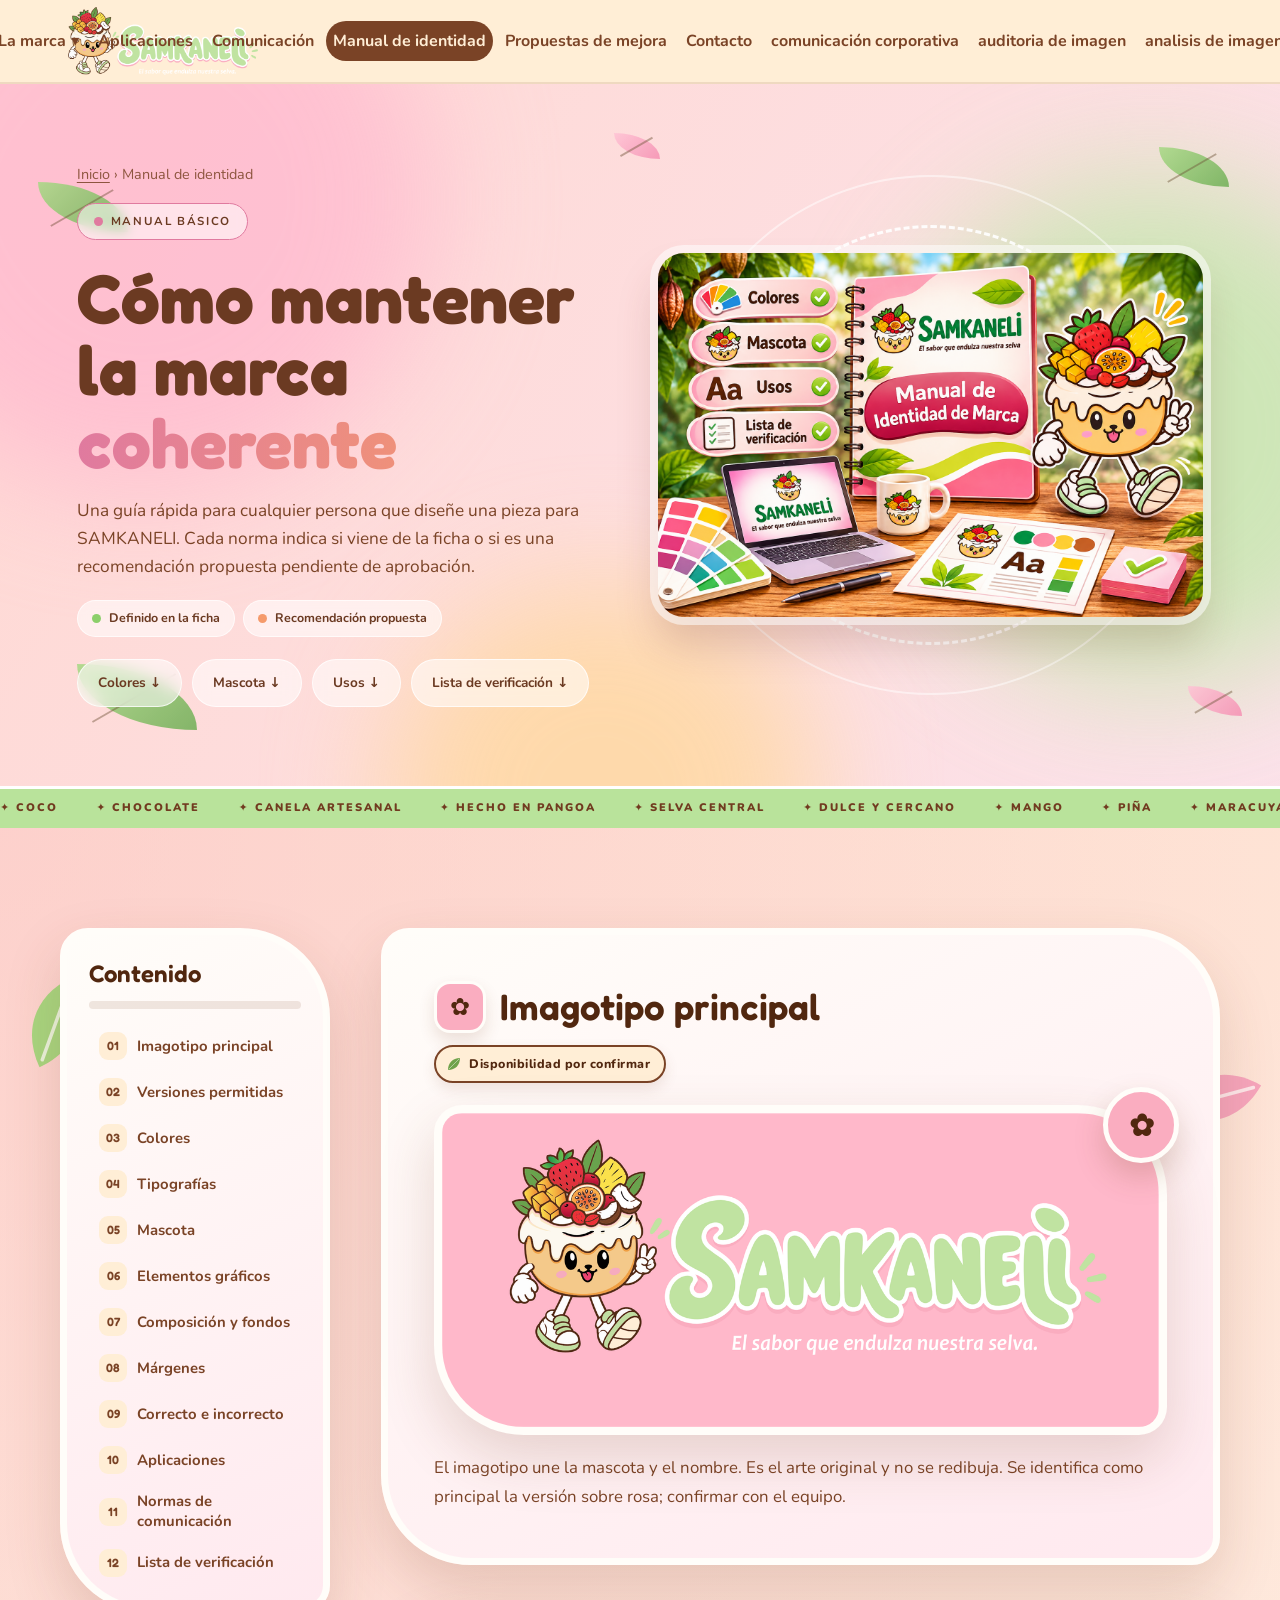
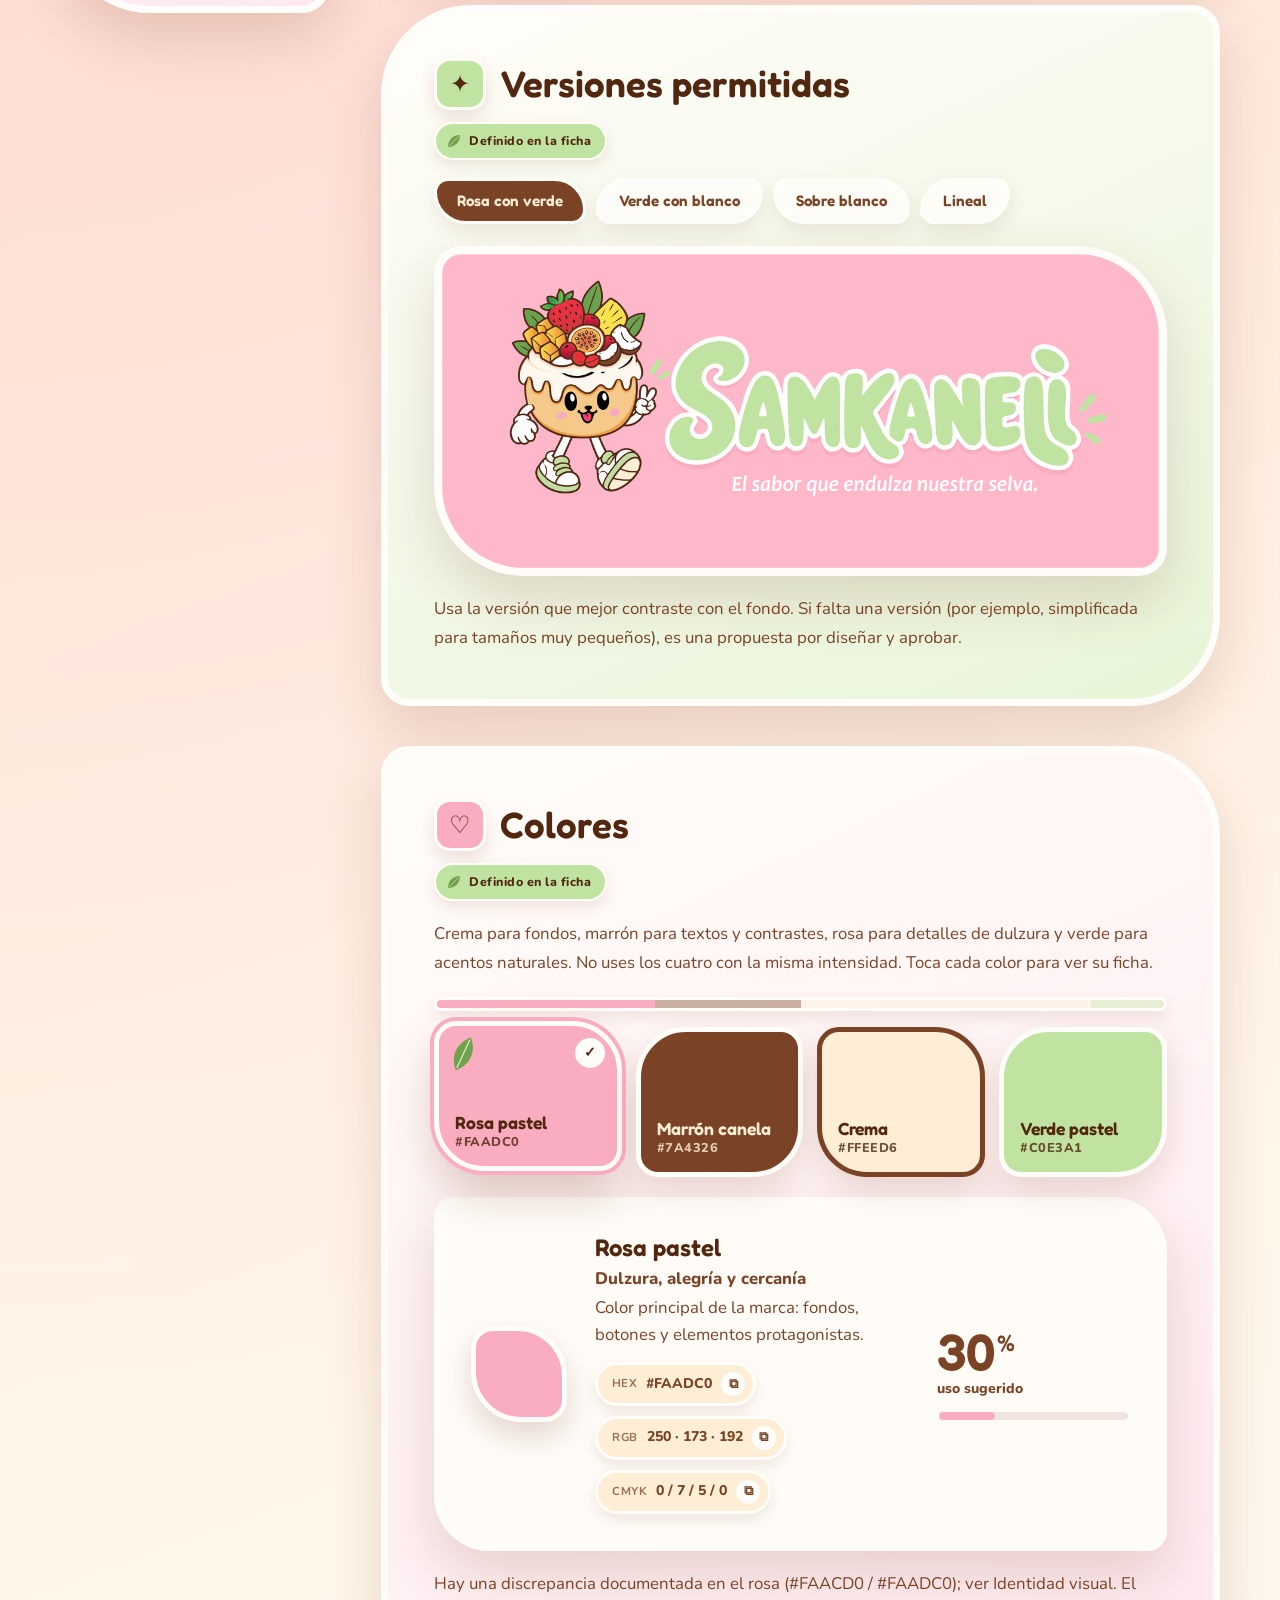
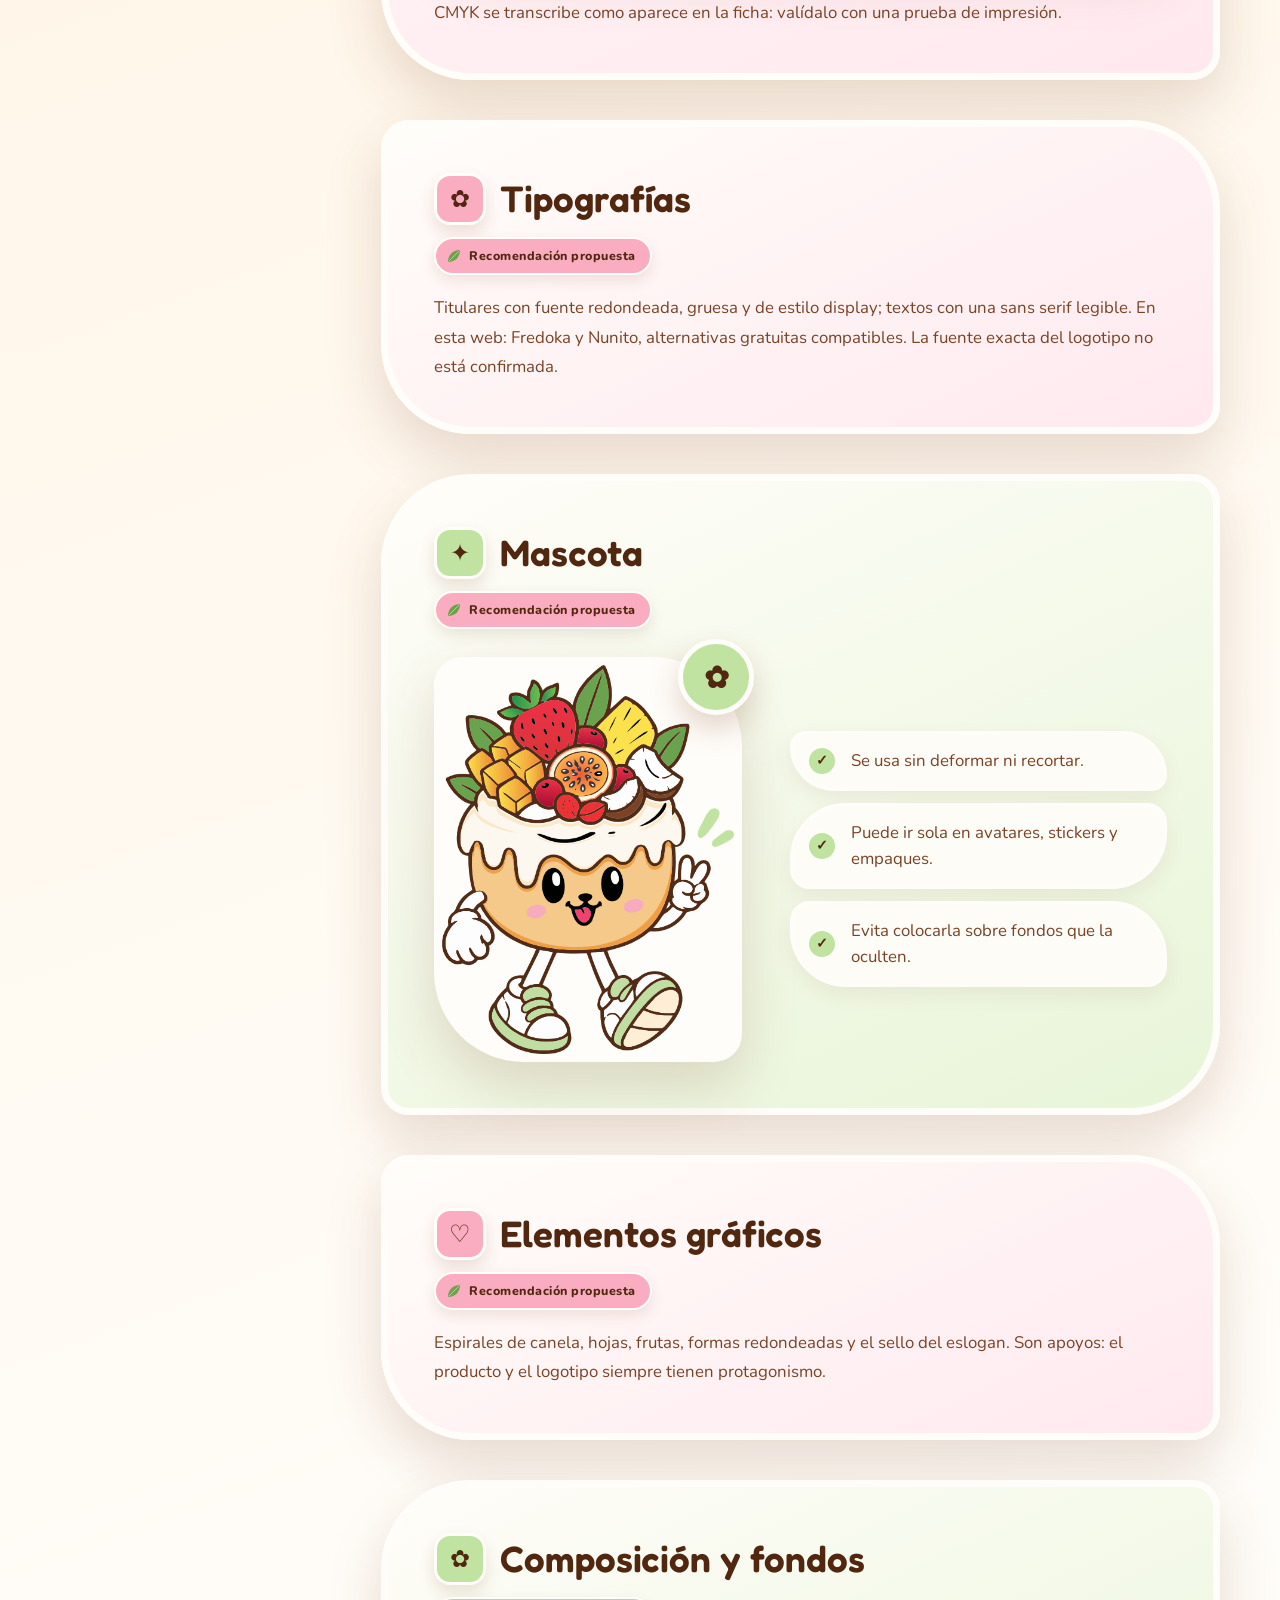
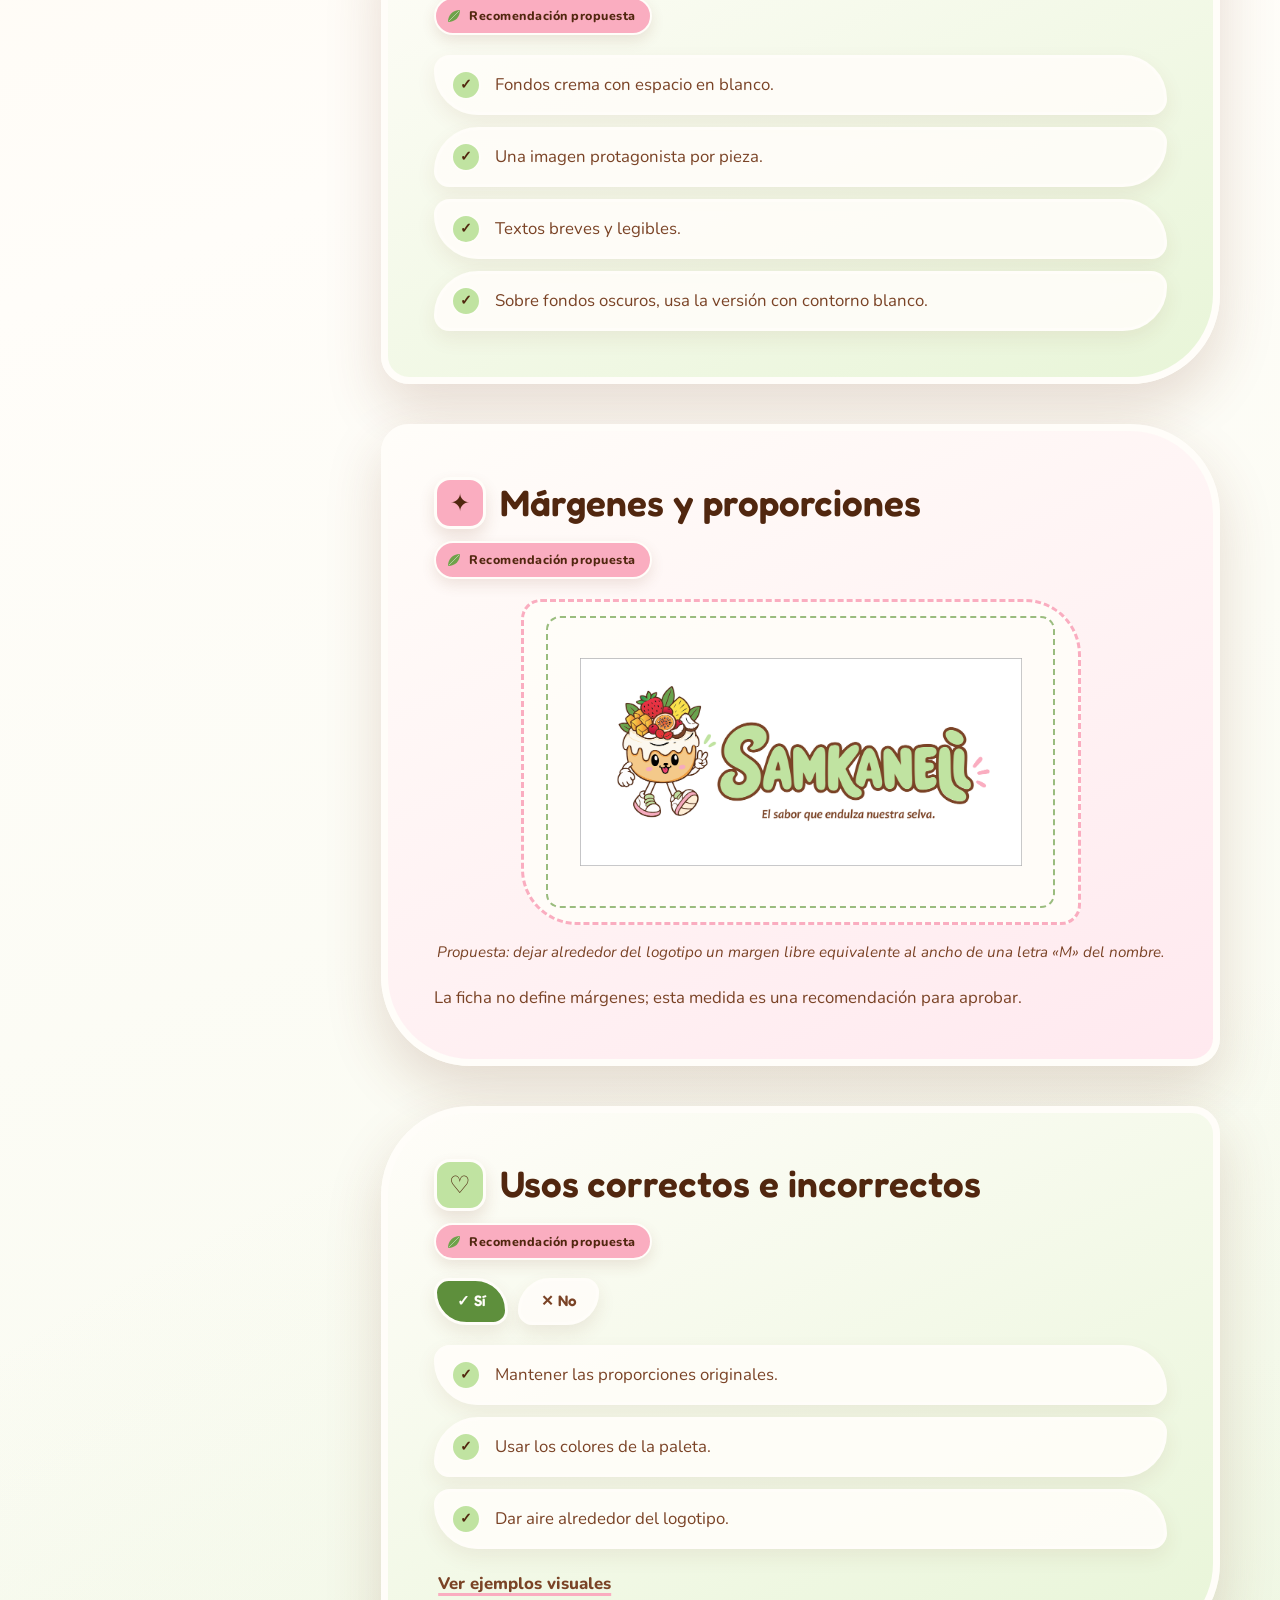
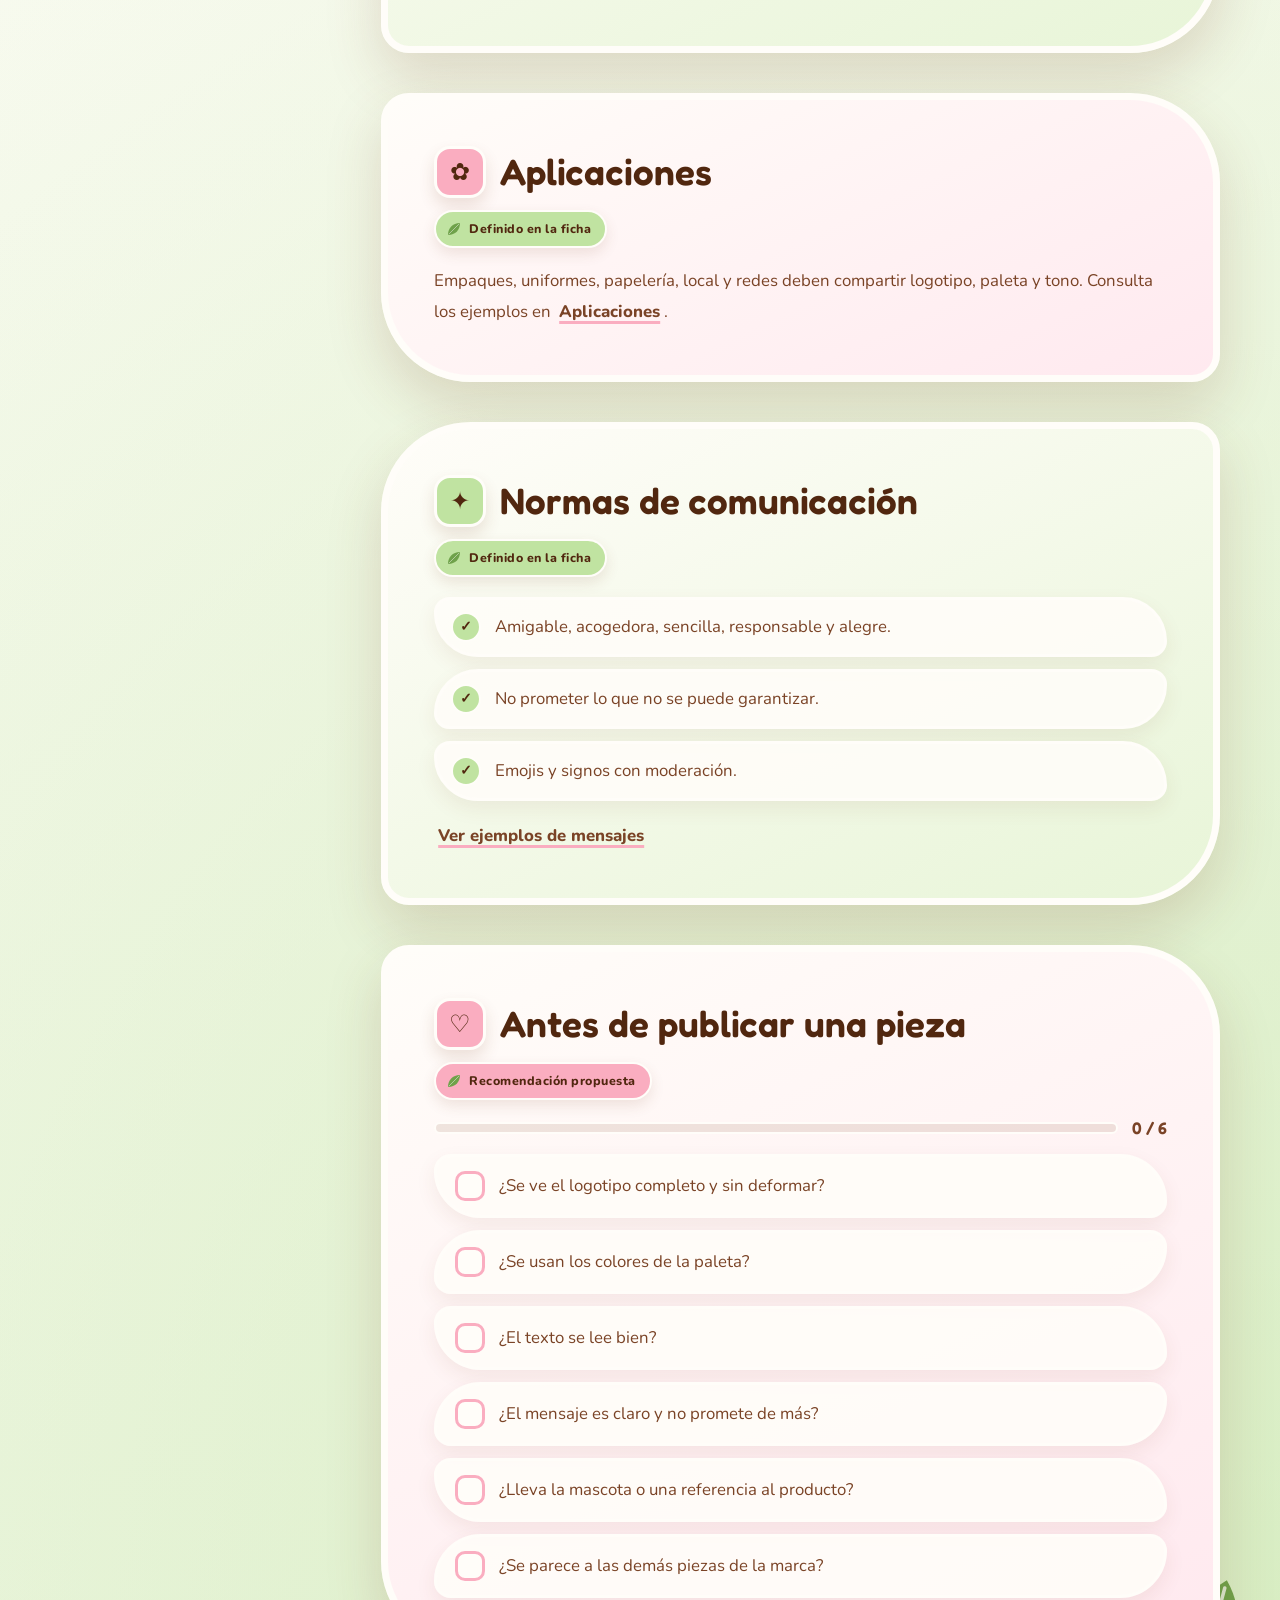
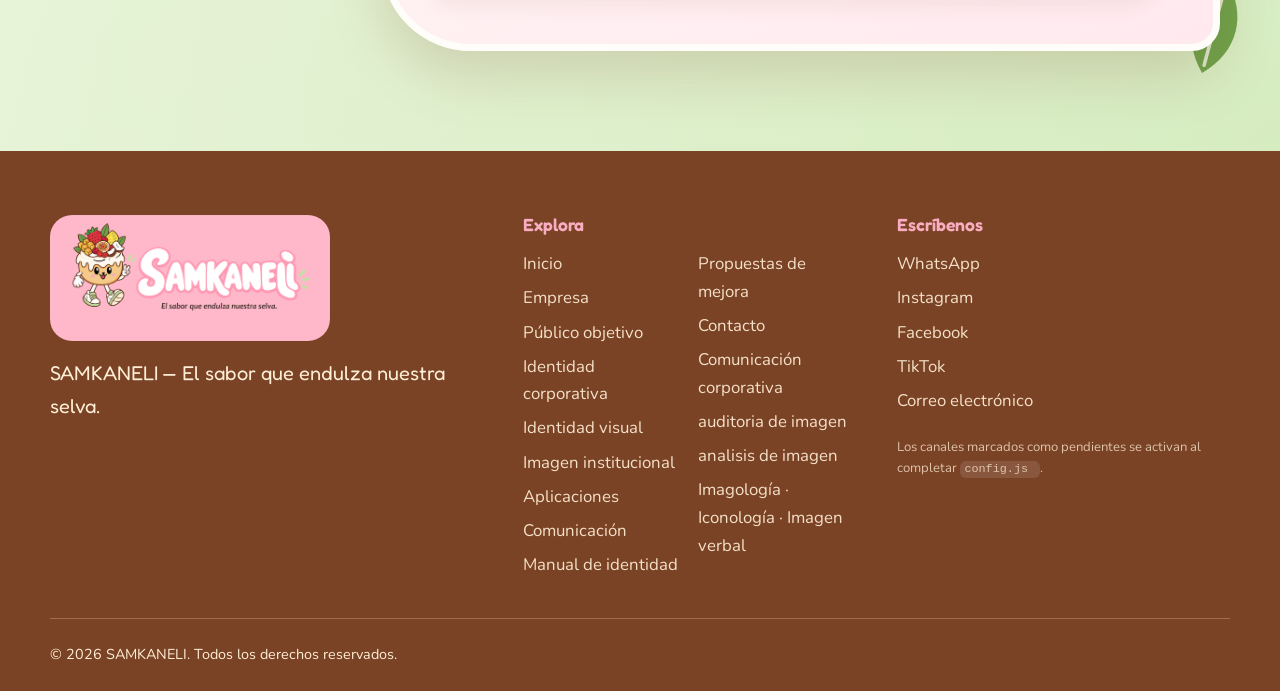
<file: manual-identidad/manual-identidad.html>
<!DOCTYPE html>
<html lang="es">
  <head>
    <meta charset="UTF-8">
    <meta name="viewport" content="width=device-width, initial-scale=1">
    <title>
      Manual de identidad | SAMKANELI, normas básicas de uso
    </title>
    <meta name="description" content="Versión web resumida del manual de identidad de SAMKANELI: logotipo, colores, tipografía, mascota, composición, usos correctos e incorrectos y normas de comunicación.">
    <meta name="theme-color" content="#FFEED6">
    <meta property="og:title" content="Manual de identidad | SAMKANELI, normas básicas de uso">
    <meta property="og:description" content="Versión web resumida del manual de identidad de SAMKANELI: logotipo, colores, tipografía, mascota, composición, usos correctos e incorrectos y normas de comunicación.">
    <meta property="og:type" content="website">
    <link rel="icon" type="image/png" href="../img/mascota/mascota.png">
    <link rel="preconnect" href="https://fonts.googleapis.com">
    <link rel="preconnect" href="https://fonts.gstatic.com" crossorigin>
    <!-- Fuentes opcionales: si no hay internet se usa la pila de respaldo definida en global.css -->
    <link href="https://fonts.googleapis.com/css2?family=Fredoka:wght@500;600;700&family=Nunito:wght@400;600;700;800&display=swap" rel="stylesheet">
    <link rel="stylesheet" href="../global.css">
    <link rel="stylesheet" href="../manual-identidad/manual-identidad.css">
    <script>
      document.documentElement.classList.add("js")
    </script>
  </head>
  <body data-page="manual">
    <a class="skip" href="#contenido">
      Saltar al contenido
    </a>
    <header class="site-header">
      <div class="bar">
        <a class="brand" href="../index.html" aria-label="SAMKANELI, ir al inicio">
          <img src="../img/logo/imagotipo-transparente.png" alt="SAMKANELI, el sabor que endulza nuestra selva" width="1200" height="433">
        </a>
        <button type="button" class="nav-toggle" aria-expanded="false" aria-controls="menu" aria-label="Abrir menú">
          <span>
          </span>
          <span>
          </span>
          <span>
          </span>
        </button>
        <nav id="menu" class="nav" aria-label="Navegación principal">
          <ul>
            <li>
              <a href="../index.html">
                Inicio
              </a>
            </li>
            <li class="has-sub">
              <button type="button" class="sub-btn" aria-expanded="false" aria-haspopup="true">
                La marca
                <span aria-hidden="true">
                  ▾
                </span>
              </button>
              <ul class="sub">
                <li>
                  <a href="../empresa/empresa.html">
                    Empresa
                  </a>
                </li>
                <li>
                  <a href="../publico-objetivo/publico-objetivo.html">
                    Público objetivo
                  </a>
                </li>
                <li>
                  <a href="../identidad-corporativa/identidad-corporativa.html">
                    Identidad corporativa
                  </a>
                </li>
                <li>
                  <a href="../identidad-visual/identidad-visual.html">
                    Identidad visual
                  </a>
                </li>
                <li>
                  <a href="../imagen-institucional/imagen-institucional.html">
                    Imagen institucional
                  </a>
                </li>
              </ul>
            </li>
            <li>
              <a href="../aplicaciones/aplicaciones.html">
                Aplicaciones
              </a>
            </li>
            <li>
              <a href="../comunicacion/comunicacion.html">
                Comunicación
              </a>
            </li>
            <li>
              <a href="../manual-identidad/manual-identidad.html" aria-current="page">
                Manual de identidad
              </a>
            </li>
            <li>
              <a href="../propuestas/propuestas.html">
                Propuestas de mejora
              </a>
            </li>
            <li>
              <a href="../contacto/contacto.html">
                Contacto
              </a>
            </li>
            <li>
              <a href="../comunicación-corporativa/comunicación-corporativa.html">
comunicación corporativa
              </a>
            </li>
             <li>
        <a href="../auditoria-imagen/auditoria-imagen.html">
auditoria de imagen
        </a>
      </li>
      <li>
        <a href="../analisis-de-imagen/analisis-imagen.html">
analisis de imagen
        </a>
      </li>
      <li>
  <a href="../imagologia·iconologia·imagenverbal/imagologia·iconologia·imagenverbal.html">
    Imagología · Iconología · Imagen verbal
  </a>
</li>
          </ul>
        </nav>
      </div>
    </header>
    <main id="contenido">
      <section class="mc" id="portada">
  <span class="mc-blob mc-blob--a" aria-hidden="true"></span>
  <span class="mc-blob mc-blob--b" aria-hidden="true"></span>
  <span class="mc-blob mc-blob--c" aria-hidden="true"></span>
  <span class="mc-leaf" style="left:3%;top:14%;--r:-20deg;--t:15s" aria-hidden="true"></span>
  <span class="mc-leaf mc-leaf--p" style="left:48%;top:7%;width:46px;height:26px;--r:60deg;--t:12s;--d:-3s" aria-hidden="true"></span>
  <span class="mc-leaf" style="left:6%;bottom:8%;width:120px;height:66px;--r:70deg;--t:19s;--d:-5s" aria-hidden="true"></span>
  <span class="mc-leaf" style="right:4%;top:9%;width:70px;height:40px;--r:20deg;--t:14s;--d:-8s" aria-hidden="true"></span>
  <span class="mc-leaf mc-leaf--p" style="right:3%;bottom:10%;width:54px;height:30px;--r:-40deg;--t:17s;--d:-2s" aria-hidden="true"></span>

  <div class="mc-wrap">
    <div class="mc-texto">
      <p class="crumbs"><a href="../index.html">Inicio</a> › Manual de identidad</p>
      <p class="mc-badge"><i></i>Manual básico</p>
      <h1 class="mc-title">Cómo mantener la marca <span>coherente</span></h1>
      <p class="mc-sub">Una guía rápida para cualquier persona que diseñe una pieza para SAMKANELI. Cada norma indica si viene de la ficha o si es una recomendación propuesta pendiente de aprobación.</p>

      <div class="mc-chips">
        <span class="mc-chip mc-chip--ok">Definido en la ficha</span>
        <span class="mc-chip mc-chip--reco">Recomendación propuesta</span>
      </div>

      <nav class="mc-btns" aria-label="Ir a una sección del manual">
        <a href="#colores">Colores ↓</a>
        <a href="#mascota">Mascota ↓</a>
        <a href="#usos">Usos ↓</a>
        <a href="#checklist">Lista de verificación ↓</a>
      </nav>
    </div>

    <div class="mc-visual">
      <span class="mc-glow" aria-hidden="true"></span>
      <span class="mc-ring" aria-hidden="true"></span>
      <span class="mc-ring mc-ring--2" aria-hidden="true"></span>
      <img class="mc-img" src="../img/fotografia/Manual de Identidad Samkaneli en la Selva.png" alt="Infografía con las partes de la letra del logotipo" width="1600" height="726" data-lightbox data-group="man" data-caption="Partes de la letra (referencia)">
    </div>
  </div>
</section>

      <div class="franja-sabores" aria-label="Sabores e identidad de SAMKANELI">
        <div class="franja-sabores-pista">
          <span>✦ COCO</span><span>✦ CHOCOLATE</span><span>✦ CANELA ARTESANAL</span>
          <span>✦ HECHO EN PANGOA</span><span>✦ SELVA CENTRAL</span><span>✦ DULCE Y CERCANO</span>
          <span>✦ MANGO</span><span>✦ PIÑA</span><span>✦ MARACUYÁ</span><span>✦ CAMU CAMU</span>
          <span>✦ COCO</span><span>✦ CHOCOLATE</span><span>✦ CANELA ARTESANAL</span>
          <span>✦ HECHO EN PANGOA</span><span>✦ SELVA CENTRAL</span><span>✦ DULCE Y CERCANO</span>
          <span>✦ MANGO</span><span>✦ PIÑA</span><span>✦ MARACUYÁ</span><span>✦ CAMU CAMU</span>
        </div>
      </div>

      <section class="mn-sec">
  <!-- Hojitas decorativas -->
  <span class="mn-hoja mn-hoja--clara mn-hoja--a" aria-hidden="true"></span>
  <span class="mn-hoja mn-hoja--rosa mn-hoja--b" aria-hidden="true"></span>
  <span class="mn-hoja mn-hoja--oscura mn-hoja--c" aria-hidden="true"></span>

  <div class="mn-wrap">
    <div class="mn-layout">

      <!-- ===== Índice ===== -->
      <aside class="mn-toc" aria-label="Índice del manual">
        <div class="mn-toc-caja">
          <h2>Contenido</h2>
          <div class="mn-progreso" aria-hidden="true"><span></span></div>
          <ol>
            <li><a href="#logo">Imagotipo principal</a></li>
            <li><a href="#versiones">Versiones permitidas</a></li>
            <li><a href="#colores">Colores</a></li>
            <li><a href="#tipos">Tipografías</a></li>
            <li><a href="#mascota">Mascota</a></li>
            <li><a href="#graficos">Elementos gráficos</a></li>
            <li><a href="#composicion">Composición y fondos</a></li>
            <li><a href="#margenes">Márgenes</a></li>
            <li><a href="#usos">Correcto e incorrecto</a></li>
            <li><a href="#apps">Aplicaciones</a></li>
            <li><a href="#voz">Normas de comunicación</a></li>
            <li><a href="#checklist">Lista de verificación</a></li>
          </ol>
        </div>
      </aside>

      <!-- ===== Contenido ===== -->
      <div class="mn-cuerpo">

        <section class="mn-card" id="logo">
          <header class="mn-cab">
            <span class="mn-icono" aria-hidden="true">✿</span>
            <h2>Imagotipo principal</h2>
          </header>
          <p class="mn-estado"><span class="mn-badge mn-badge--porconfirmar">Disponibilidad por confirmar</span></p>
          <div class="mn-marco mn-marco--sello">
            <img src="../img/logo/imagotipo-rosa-verde.png" alt="Imagotipo principal de SAMKANELI" width="1200" height="541" loading="lazy" decoding="async" data-lightbox data-group="man" data-caption="Imagotipo principal">
          </div>
          <p>El imagotipo une la mascota y el nombre. Es el arte original y no se redibuja. Se identifica como principal la versión sobre rosa; confirmar con el equipo.</p>
        </section>

        <section class="mn-card" id="versiones">
          <header class="mn-cab">
            <span class="mn-icono" aria-hidden="true">✦</span>
            <h2>Versiones permitidas</h2>
          </header>
          <p class="mn-estado"><span class="mn-badge mn-badge--oficial">Definido en la ficha</span></p>

          <div data-tabs="">
            <div class="mn-tabs" role="tablist" aria-label="versiones">
              <button class="mn-tab" id="versiones-t0" role="tab" type="button" aria-controls="versiones-p0" aria-selected="false">Rosa con verde</button>
              <button class="mn-tab" id="versiones-t1" role="tab" type="button" aria-controls="versiones-p1" aria-selected="false">Verde con blanco</button>
              <button class="mn-tab" id="versiones-t2" role="tab" type="button" aria-controls="versiones-p2" aria-selected="false">Sobre blanco</button>
              <button class="mn-tab" id="versiones-t3" role="tab" type="button" aria-controls="versiones-p3" aria-selected="false">Lineal</button>
            </div>

            <div class="mn-panel" id="versiones-p0" role="tabpanel" aria-labelledby="versiones-t0" hidden="">
              <div class="mn-marco">
                <img src="../img/logo/imagotipo-rosa-verde.png" alt="Rosa con verde" width="1200" height="526" loading="lazy" decoding="async" data-lightbox data-group="man" data-caption="Rosa con verde">
              </div>
            </div>
            <div class="mn-panel" id="versiones-p1" role="tabpanel" aria-labelledby="versiones-t1" hidden="">
              <div class="mn-marco">
                <img src="../img/logo/imagotipo-verde-blanco.png" alt="Verde con blanco" width="1200" height="541" loading="lazy" decoding="async" data-lightbox data-group="man" data-caption="Verde con blanco">
              </div>
            </div>
            <div class="mn-panel" id="versiones-p2" role="tabpanel" aria-labelledby="versiones-t2" hidden="">
              <div class="mn-marco">
                <img src="../img/logo/imagotipo-fondo-blanco.png" alt="Sobre blanco" width="1200" height="565" loading="lazy" decoding="async" data-lightbox data-group="man" data-caption="Sobre blanco">
              </div>
            </div>
            <div class="mn-panel" id="versiones-p3" role="tabpanel" aria-labelledby="versiones-t3" hidden="">
              <div class="mn-marco">
                <img src="../img/logo/imagotipo-lineal.png" alt="Lineal" width="1000" height="845" loading="lazy" decoding="async" data-lightbox data-group="man" data-caption="Lineal">
              </div>
            </div>
          </div>

          <p>Usa la versión que mejor contraste con el fondo. Si falta una versión (por ejemplo, simplificada para tamaños muy pequeños), es una propuesta por diseñar y aprobar.</p>
        </section>

        <!-- ============ SECCIÓN COLORES v2 (usa tus variables --mn-* y tus formas) ============
     Pegar en lugar de <section id="colores"> dentro de .mn-cuerpo.
     El CSS va en colores.css (o al final de tu CSS mn-). Requiere tu CSS mn- ya cargado (variables, keyframes mn-mecer, etc.). -->

<section class="mn-card" id="colores">
  <header class="mn-cab">
    <span class="mn-icono" aria-hidden="true">♡</span>
    <h2>Colores</h2>
  </header>
  <p class="mn-estado"><span class="mn-badge mn-badge--oficial">Definido en la ficha</span></p>

  <p>Crema para fondos, marrón para textos y contrastes, rosa para detalles de dulzura y verde para acentos naturales. No uses los cuatro con la misma intensidad. Toca cada color para ver su ficha.</p>

  <div class="pl">
    <div class="pl-franja" id="pl-franja" aria-hidden="true"></div>
    <div class="pl-muestras" id="pl-muestras"></div>
    <article class="pl-ficha" aria-live="polite">
      <div class="pl-chip" id="pl-chip"></div>
      <div class="pl-cuerpo" id="pl-cuerpo"></div>
      <div class="pl-med">
        <div class="pl-pct" id="pl-pct"></div>
        <span class="pl-rot">uso sugerido</span>
        <div class="pl-barra"><i id="pl-barra"></i></div>
      </div>
    </article>
    <div class="pl-toast" id="pl-toast" role="status"></div>
  </div>

  <p>Hay una discrepancia documentada en el rosa (#FAACD0 / #FAADC0); ver Identidad visual. El CMYK se transcribe como aparece en la ficha: valídalo con una prueba de impresión.</p>
</section>

<script>
(function(){
  /* Edita aquí. Solo el 30% del rosa venía de tu diseño; los otros % y textos de uso son propuestas. */
  var C=[
    {id:"rosa",  n:"Rosa pastel",  hex:"#FAADC0",rgb:"250 · 173 · 192",cmyk:"0 / 7 / 5 / 0",     rol:"Dulzura, alegría y cercanía",  uso:"Color principal de la marca: fondos, botones y elementos protagonistas.",pct:30,t:"#51270F",b:"#FAADC0"},
    {id:"marron",n:"Marrón canela",hex:"#7A4326",rgb:"122 · 67 · 38",  cmyk:"35 / 100 / 78 / 42",rol:"Calidez y tradición",          uso:"Títulos, textos y contornos que necesitan contraste.",                     pct:20,t:"#FFEED6",b:"#7A4326"},
    {id:"crema", n:"Crema",        hex:"#FFEED6",rgb:"255 · 238 · 214",cmyk:"0 / 15 / 5 / 0",    rol:"Suavidad y dulzura",           uso:"Fondos de descanso y espacios de aire entre elementos.",                   pct:40,t:"#51270F",b:"#E9C9A0"},
    {id:"verde", n:"Verde pastel", hex:"#C0E3A1",rgb:"192 · 227 · 161",cmyk:"27 / 0 / 48 / 0",   rol:"Naturaleza y origen regional", uso:"Detalles de selva, acentos y piezas que cuentan el origen.",               pct:10,t:"#51270F",b:"#C0E3A1"}
  ];
  var $m=document.getElementById("pl-muestras"),$f=document.getElementById("pl-franja"),$chip=document.getElementById("pl-chip"),
      $cu=document.getElementById("pl-cuerpo"),$pct=document.getElementById("pl-pct"),$bar=document.getElementById("pl-barra"),$toast=document.getElementById("pl-toast"),tt;

  C.forEach(function(c,i){
    var b=document.createElement("button");
    b.type="button";b.className="pl-m";b.setAttribute("data-c",c.id);b.style.background=c.hex;b.style.color=c.t;
    b.setAttribute("aria-pressed","false");b.setAttribute("aria-label",c.n+" "+c.hex);
    b.innerHTML='<span class="pl-hoja" aria-hidden="true"></span><span class="pl-ok" aria-hidden="true">✓</span><span class="pl-nom">'+c.n+'</span><span class="pl-hex">'+c.hex+'</span>';
    b.addEventListener("click",function(){elegir(i)});
    $m.appendChild(b);
    var s=document.createElement("span");s.style.background=c.hex;s.style.flexGrow=c.pct;$f.appendChild(s);
  });

  function val(e,t){return '<button type="button" class="pl-v" data-v="'+t+'" aria-label="Copiar '+e+' '+t+'"><small>'+e+'</small>'+t+'<i aria-hidden="true">⧉</i></button>'}

  function elegir(i){
    var c=C[i];
    [].forEach.call($m.children,function(b,k){b.setAttribute("aria-pressed",k===i)});
    [].forEach.call($f.children,function(s,k){s.className=k===i?"on":""});
    $chip.style.background=c.hex;
    $cu.innerHTML='<h3>'+c.n+'</h3><p class="pl-rol">'+c.rol+'</p><p class="pl-uso">'+c.uso+'</p><div class="pl-vals">'+val("HEX",c.hex)+val("RGB",c.rgb)+val("CMYK",c.cmyk)+'</div>';
    $pct.innerHTML=c.pct+'<sup>%</sup>';$bar.style.width=c.pct+"%";$bar.style.background=c.b;
    [].forEach.call($cu.querySelectorAll(".pl-v"),function(v){v.addEventListener("click",function(){copiar(v)})});
  }

  function copiar(btn){
    var t=btn.getAttribute("data-v");
    function fin(){btn.classList.add("ok");$toast.textContent=t+" copiado";$toast.classList.add("on");
      clearTimeout(tt);tt=setTimeout(function(){btn.classList.remove("ok");$toast.classList.remove("on")},1600)}
    try{navigator.clipboard.writeText(t).then(fin,fin)}
    catch(e){var a=document.createElement("textarea");a.value=t;document.body.appendChild(a);a.select();try{document.execCommand("copy")}catch(_){}a.remove();fin()}
  }
  elegir(0);
})();
</script>


        <section class="mn-card" id="tipos">
          <header class="mn-cab">
            <span class="mn-icono" aria-hidden="true">✿</span>
            <h2>Tipografías</h2>
          </header>
          <p class="mn-estado"><span class="mn-badge mn-badge--reco">Recomendación propuesta</span></p>
          <p>Titulares con fuente redondeada, gruesa y de estilo display; textos con una sans serif legible. En esta web: Fredoka y Nunito, alternativas gratuitas compatibles. La fuente exacta del logotipo no está confirmada.</p>
        </section>

        <section class="mn-card" id="mascota">
          <header class="mn-cab">
            <span class="mn-icono" aria-hidden="true">✦</span>
            <h2>Mascota</h2>
          </header>
          <p class="mn-estado"><span class="mn-badge mn-badge--reco">Recomendación propuesta</span></p>
          <div class="mn-duo">
            <div class="mn-marco mn-marco--sello">
              <img src="../img/mascota/mascota.png" alt="Mascota de SAMKANELI" width="489" height="651" loading="lazy" decoding="async">
            </div>
            <ul class="mn-lista">
              <li>Se usa sin deformar ni recortar.</li>
              <li>Puede ir sola en avatares, stickers y empaques.</li>
              <li>Evita colocarla sobre fondos que la oculten.</li>
            </ul>
          </div>
        </section>

        <section class="mn-card" id="graficos">
          <header class="mn-cab">
            <span class="mn-icono" aria-hidden="true">♡</span>
            <h2>Elementos gráficos</h2>
          </header>
          <p class="mn-estado"><span class="mn-badge mn-badge--reco">Recomendación propuesta</span></p>
          <p>Espirales de canela, hojas, frutas, formas redondeadas y el sello del eslogan. Son apoyos: el producto y el logotipo siempre tienen protagonismo.</p>
        </section>

        <section class="mn-card" id="composicion">
          <header class="mn-cab">
            <span class="mn-icono" aria-hidden="true">✿</span>
            <h2>Composición y fondos</h2>
          </header>
          <p class="mn-estado"><span class="mn-badge mn-badge--reco">Recomendación propuesta</span></p>
          <ul class="mn-lista">
            <li>Fondos crema con espacio en blanco.</li>
            <li>Una imagen protagonista por pieza.</li>
            <li>Textos breves y legibles.</li>
            <li>Sobre fondos oscuros, usa la versión con contorno blanco.</li>
          </ul>
        </section>

        <section class="mn-card" id="margenes">
          <header class="mn-cab">
            <span class="mn-icono" aria-hidden="true">✦</span>
            <h2>Márgenes y proporciones</h2>
          </header>
          <p class="mn-estado"><span class="mn-badge mn-badge--reco">Recomendación propuesta</span></p>
          <div class="mn-zona">
            <div class="mn-zona-in">
              <img src="../img/logo/imagotipo-fondo-blanco.png" alt="Imagotipo con zona de protección marcada" width="1200" height="565" loading="lazy" decoding="async">
            </div>
            <p class="mn-nota">Propuesta: dejar alrededor del logotipo un margen libre equivalente al ancho de una letra «M» del nombre.</p>
          </div>
          <p>La ficha no define márgenes; esta medida es una recomendación para aprobar.</p>
        </section>

        <section class="mn-card" id="usos">
          <header class="mn-cab">
            <span class="mn-icono" aria-hidden="true">♡</span>
            <h2>Usos correctos e incorrectos</h2>
          </header>
          <p class="mn-estado"><span class="mn-badge mn-badge--reco">Recomendación propuesta</span></p>

          <div data-tabs="">
            <div class="mn-tabs" role="tablist" aria-label="usos">
              <button class="mn-tab mn-tab--si" id="usos-t0" role="tab" type="button" aria-controls="usos-p0" aria-selected="false">✓ Sí</button>
              <button class="mn-tab mn-tab--no" id="usos-t1" role="tab" type="button" aria-controls="usos-p1" aria-selected="false">✕ No</button>
            </div>
            <div class="mn-panel" id="usos-p0" role="tabpanel" aria-labelledby="usos-t0" hidden="">
              <ul class="mn-lista">
                <li>Mantener las proporciones originales.</li>
                <li>Usar los colores de la paleta.</li>
                <li>Dar aire alrededor del logotipo.</li>
              </ul>
            </div>
            <div class="mn-panel" id="usos-p1" role="tabpanel" aria-labelledby="usos-t1" hidden="">
              <ul class="mn-lista mn-lista--no">
                <li>Estirar, rotar o deformar.</li>
                <li>Cambiar los colores.</li>
                <li>Bajar el contraste o añadir efectos pesados.</li>
              </ul>
            </div>
          </div>

          <p><a class="mn-enlace" href="../identidad-visual/identidad-visual.html#usos">Ver ejemplos visuales</a></p>
        </section>

        <section class="mn-card" id="apps">
          <header class="mn-cab">
            <span class="mn-icono" aria-hidden="true">✿</span>
            <h2>Aplicaciones</h2>
          </header>
          <p class="mn-estado"><span class="mn-badge mn-badge--oficial">Definido en la ficha</span></p>
          <p>Empaques, uniformes, papelería, local y redes deben compartir logotipo, paleta y tono. Consulta los ejemplos en <a class="mn-enlace" href="../aplicaciones/aplicaciones.html">Aplicaciones</a>.</p>
        </section>

        <section class="mn-card" id="voz">
          <header class="mn-cab">
            <span class="mn-icono" aria-hidden="true">✦</span>
            <h2>Normas de comunicación</h2>
          </header>
          <p class="mn-estado"><span class="mn-badge mn-badge--oficial">Definido en la ficha</span></p>
          <ul class="mn-lista">
            <li>Amigable, acogedora, sencilla, responsable y alegre.</li>
            <li>No prometer lo que no se puede garantizar.</li>
            <li>Emojis y signos con moderación.</li>
          </ul>
          <p><a class="mn-enlace" href="../comunicacion/comunicacion.html">Ver ejemplos de mensajes</a></p>
        </section>

        <section class="mn-card" id="checklist">
          <header class="mn-cab">
            <span class="mn-icono" aria-hidden="true">♡</span>
            <h2>Antes de publicar una pieza</h2>
          </header>
          <p class="mn-estado"><span class="mn-badge mn-badge--reco">Recomendación propuesta</span></p>

          <div class="mn-avance">
            <div class="mn-avance-barra" aria-hidden="true"><span></span></div>
            <span class="mn-avance-num" aria-live="polite">0 / 6</span>
          </div>

          <ul class="mn-verif">
            <li><label><input class="mn-check" type="checkbox"><span class="mn-caja" aria-hidden="true"></span><span class="mn-txt">¿Se ve el logotipo completo y sin deformar?</span></label></li>
            <li><label><input class="mn-check" type="checkbox"><span class="mn-caja" aria-hidden="true"></span><span class="mn-txt">¿Se usan los colores de la paleta?</span></label></li>
            <li><label><input class="mn-check" type="checkbox"><span class="mn-caja" aria-hidden="true"></span><span class="mn-txt">¿El texto se lee bien?</span></label></li>
            <li><label><input class="mn-check" type="checkbox"><span class="mn-caja" aria-hidden="true"></span><span class="mn-txt">¿El mensaje es claro y no promete de más?</span></label></li>
            <li><label><input class="mn-check" type="checkbox"><span class="mn-caja" aria-hidden="true"></span><span class="mn-txt">¿Lleva la mascota o una referencia al producto?</span></label></li>
            <li><label><input class="mn-check" type="checkbox"><span class="mn-caja" aria-hidden="true"></span><span class="mn-txt">¿Se parece a las demás piezas de la marca?</span></label></li>
          </ul>
        </section>

      </div>
    </div>
  </div>
</section>
    </main>
    <footer class="site-footer">
      <div class="wrap foot-grid">
        <div class="foot-brand">
          <img src="../img/logo/imagotipo-rosa-blanco.png" alt="SAMKANELI" width="1200" height="541" loading="lazy" decoding="async" class="foot-logo">
          <p class="foot-slogan">
            SAMKANELI — El sabor que endulza nuestra selva.
          </p>
        </div>
        <nav aria-label="Mapa del sitio">
          <h2 class="foot-h">
            Explora
          </h2>
          <ul class="foot-links">
            <li>
              <a href="../index.html">
                Inicio
              </a>
            </li>
            <li>
              <a href="../empresa/empresa.html">
                Empresa
              </a>
            </li>
            <li>
              <a href="../publico-objetivo/publico-objetivo.html">
                Público objetivo
              </a>
            </li>
            <li>
              <a href="../identidad-corporativa/identidad-corporativa.html">
                Identidad corporativa
              </a>
            </li>
            <li>
              <a href="../identidad-visual/identidad-visual.html">
                Identidad visual
              </a>
            </li>
            <li>
              <a href="../imagen-institucional/imagen-institucional.html">
                Imagen institucional
              </a>
            </li>
            <li>
              <a href="../aplicaciones/aplicaciones.html">
                Aplicaciones
              </a>
            </li>
            <li>
              <a href="../comunicacion/comunicacion.html">
                Comunicación
              </a>
            </li>
            <li>
              <a href="../manual-identidad/manual-identidad.html">
                Manual de identidad
              </a>
            </li>
            <li>
              <a href="../propuestas/propuestas.html">
                Propuestas de mejora
              </a>
            </li>
            <li>
              <a href="../contacto/contacto.html">
                Contacto
              </a>
            </li>
            <li>
       <a href="../comunicación-corporativa/comunicación-corporativa.html">
        Comunicación corporativa
       </a>
      </li>
       <li>
        <a href="../auditoria-imagen/auditoria-imagen.html" class="nav-cta">
auditoria de imagen
        </a>
      </li>
       <li>
        <a href="../analisis-de-imagen/analisis-imagen.html">
analisis de imagen
        </a>
      </li>
      <li>
  <a href="../imagologia·iconologia·imagenverbal/imagologia·iconologia·imagenverbal.html">
    Imagología · Iconología · Imagen verbal
  </a>
</li>
          </ul>
        </nav>
        <div>
          <h2 class="foot-h">
            Escríbenos
          </h2>
            <ul class="foot-contact">
            <li>
              <a data-contact="whatsapp" href="https://w.app/rollkaneli">
WhatsApp
              </a>
            </li>
            <li>
              <a data-contact="instagram" href="../contacto/contacto.html#instagram">
Instagram
              </a>
            </li>
            <li>
              <a data-contact="facebook" href="https://www.facebook.com/profile.php?id=61590356957658">
Facebook
              </a>
            </li>
            <li>
              <a data-contact="tiktok" href="tiktok.com/@kaneli_sctrl">
TikTok
              </a>
            </li>
            <li>
              <a data-contact="email" href="samkaneliroll@gmail.com">
Correo electrónico
              </a>
            </li>
          </ul>
          <p class="foot-note">
            Los canales marcados como pendientes se activan al completar
            <code>
              config.js
            </code>
            .
          </p>
        </div>
      </div>
      <div class="foot-legal wrap">
        <p>
          © 2026 SAMKANELI. Todos los derechos reservados.
        </p>
      </div>
    </footer>
    <script src="../config.js">
    </script>
    <script src="../script.js">
    </script>
  </body>
</html>
</file>
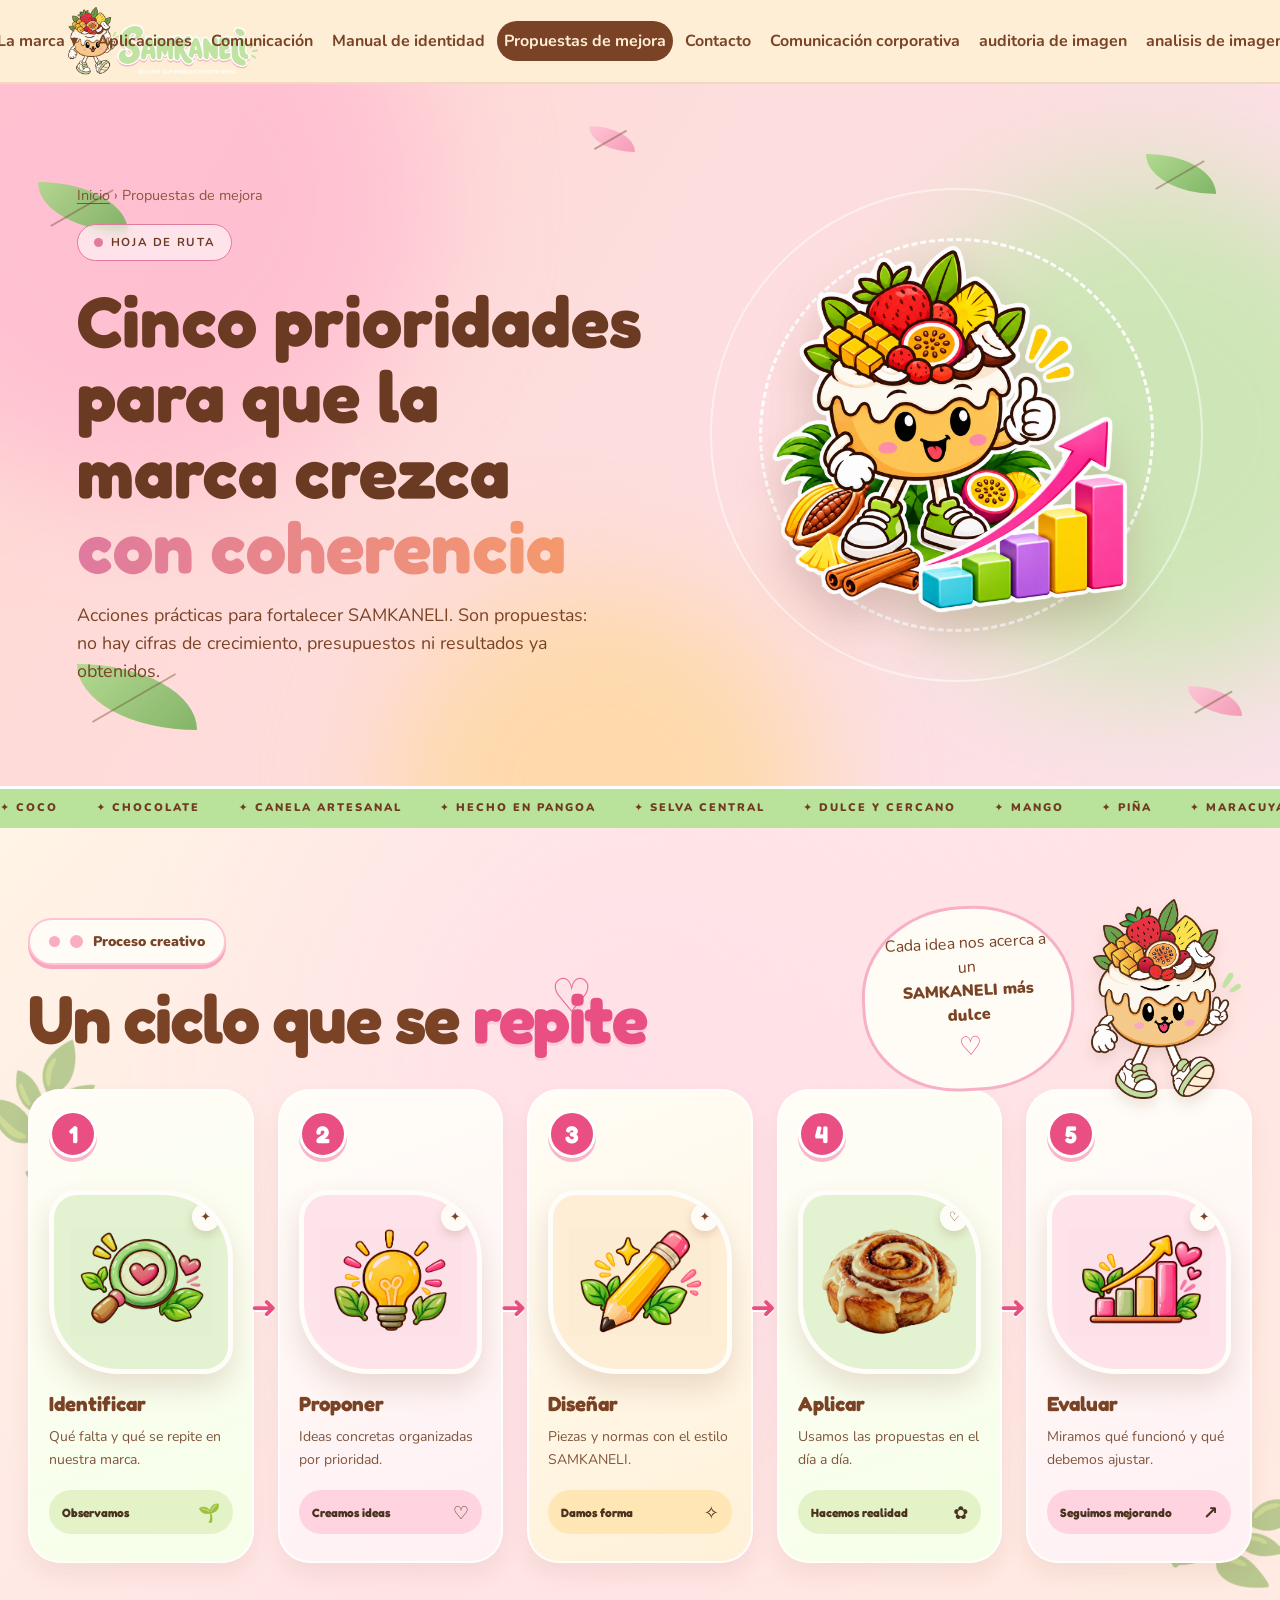
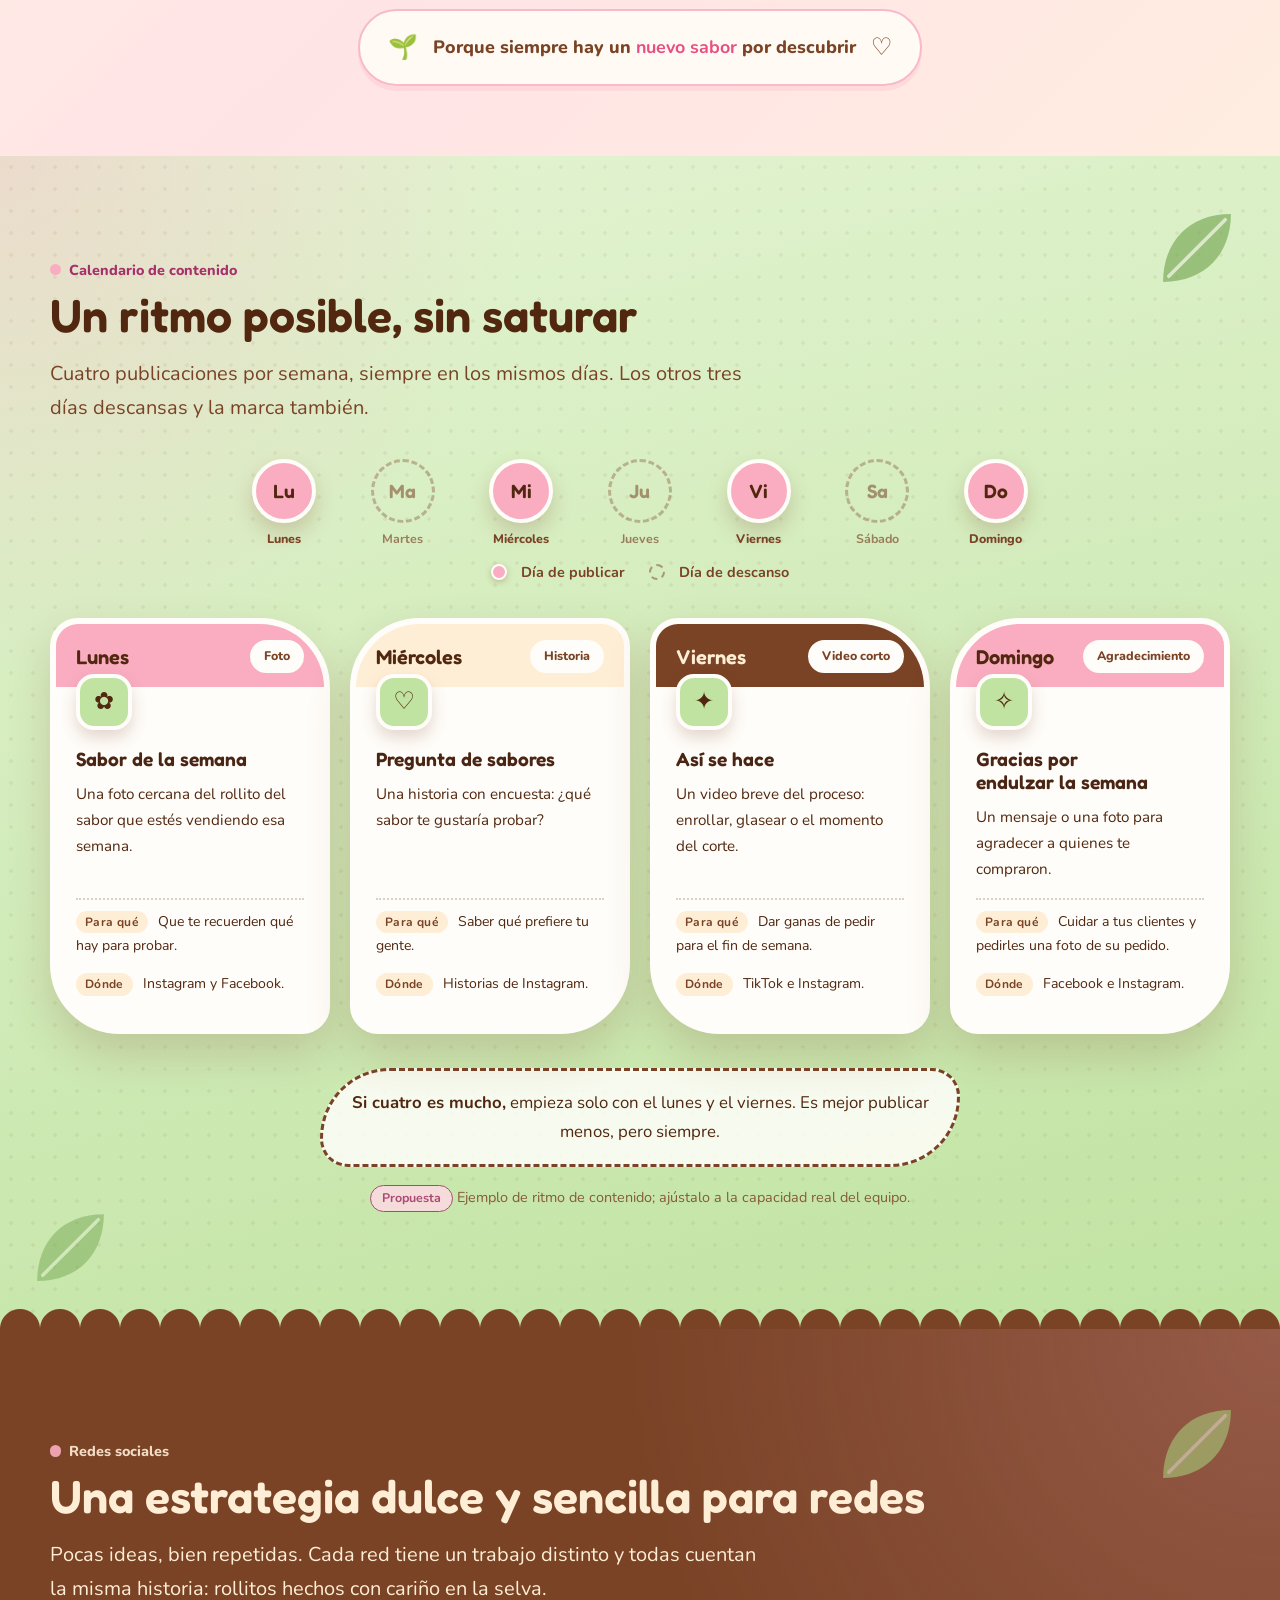
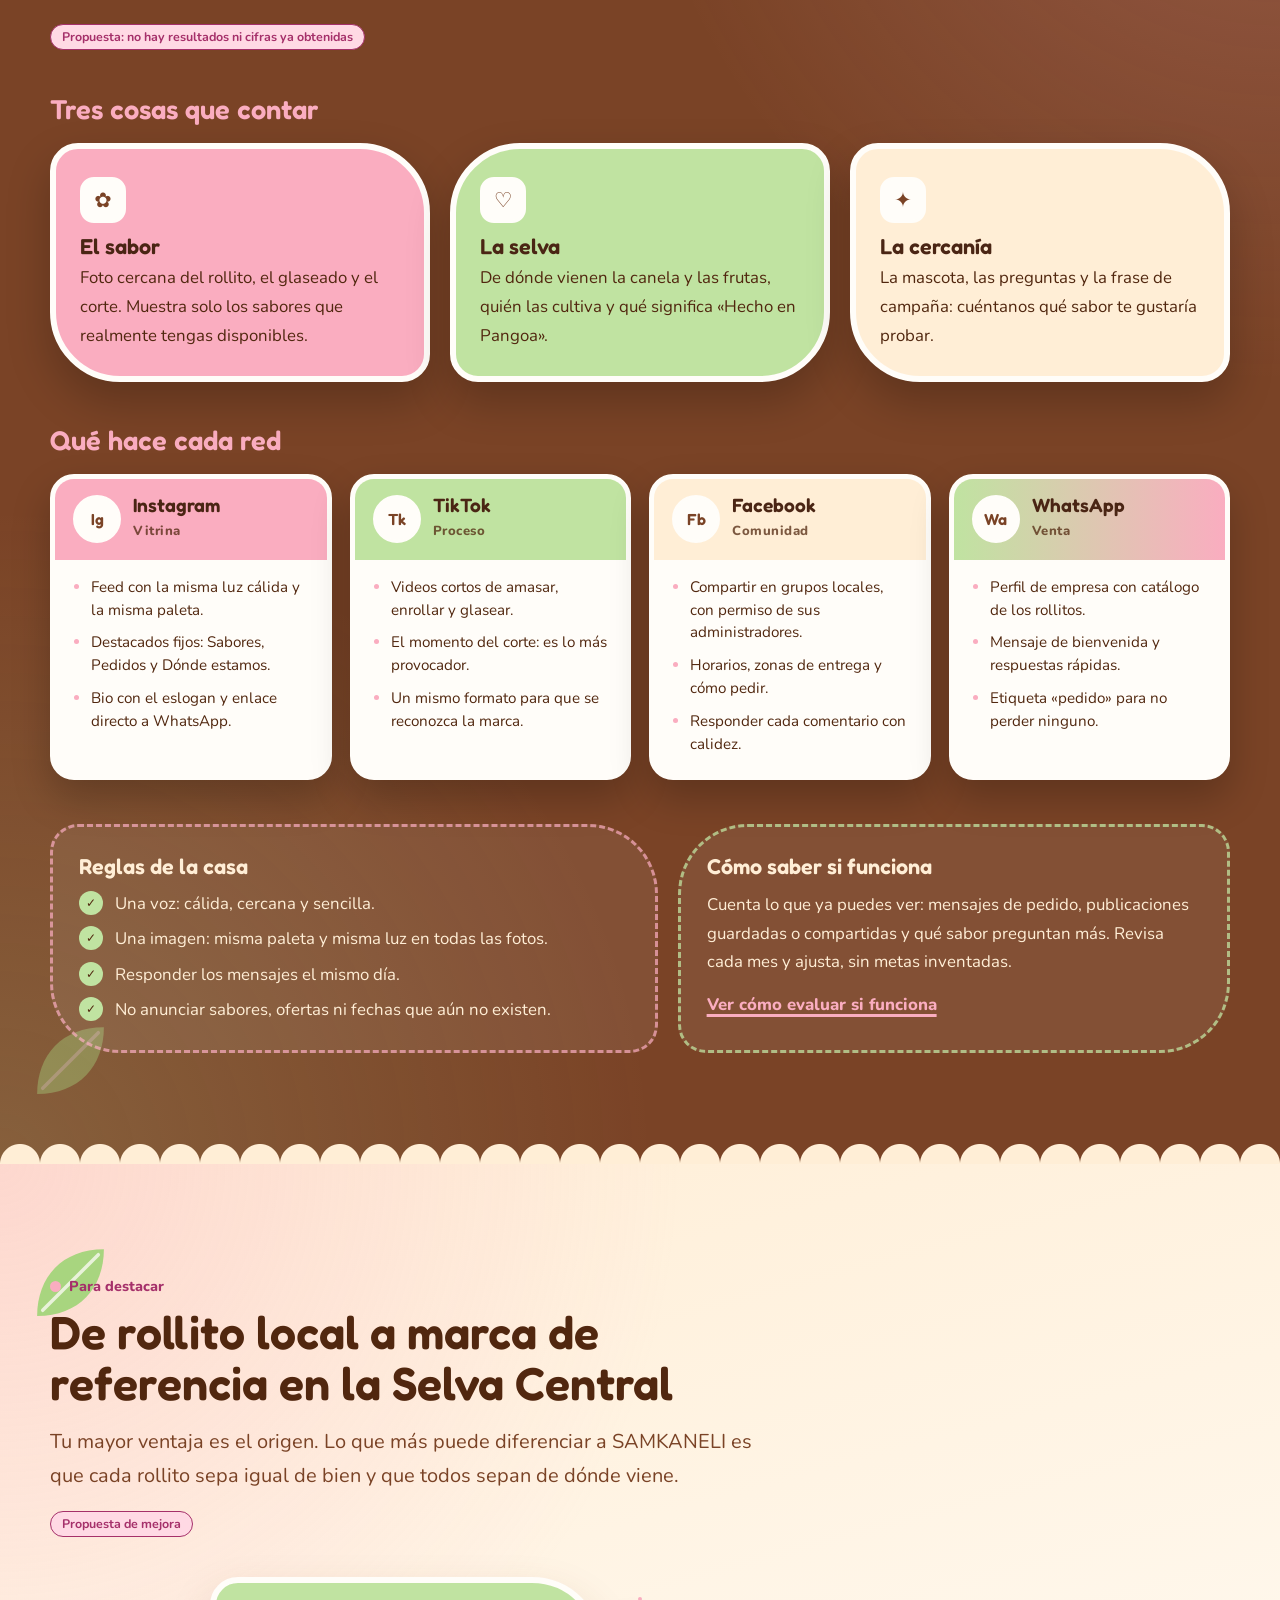
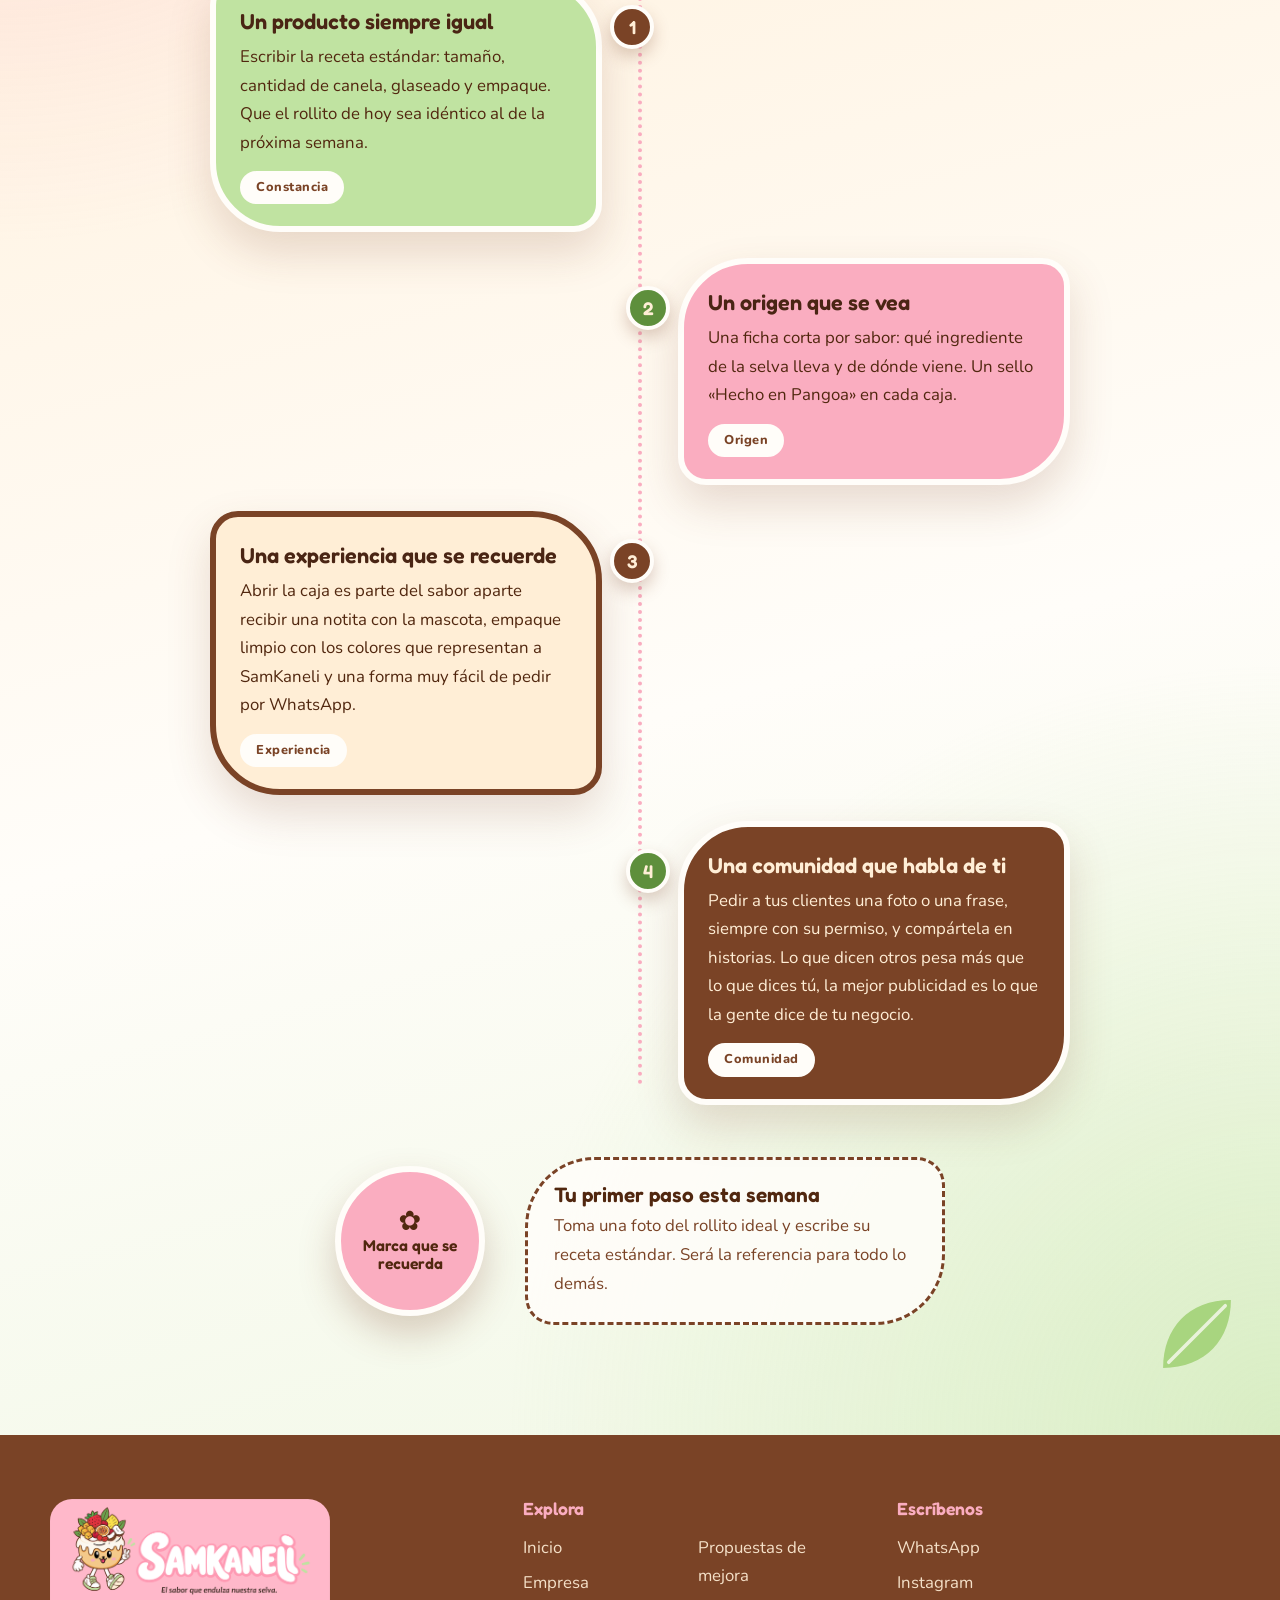
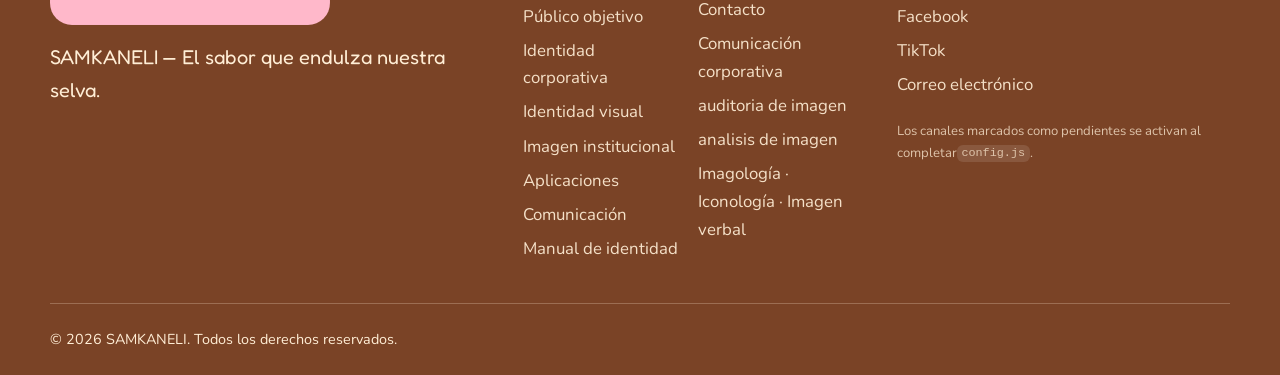
<file: propuestas/propuestas.html>
<!DOCTYPE html>
<html lang="es">
  <head>
    <meta charset="UTF-8">
    <meta name="viewport" content="width=device-width, initial-scale=1">
    <title>
Propuestas de mejora | SAMKANELI
    </title>
    <meta name="description" content="Plan de mejora de marca de SAMKANELI por prioridades: coherencia visual, presentación del producto, comunicación, experiencia comercial y crecimiento. Incluye propuesta de campaña.">
    <meta name="theme-color" content="#FFEED6">
    <meta property="og:title" content="Propuestas de mejora | SAMKANELI">
    <meta property="og:description" content="Plan de mejora de marca de SAMKANELI por prioridades: coherencia visual, presentación del producto, comunicación, experiencia comercial y crecimiento. Incluye propuesta de campaña.">
    <meta property="og:type" content="website">
    <link rel="icon" type="image/png" href="../img/mascota/mascota.png">
    <link rel="preconnect" href="https://fonts.googleapis.com">
    <link rel="preconnect" href="https://fonts.gstatic.com" crossorigin>
    <!-- Fuentes opcionales: si no hay internet se usa la pila de respaldo definida en global.css -->
    <link href="https://fonts.googleapis.com/css2?family=Fredoka:wght@500;600;700&family=Nunito:wght@400;600;700;800&display=swap" rel="stylesheet">
    <link rel="stylesheet" href="../global.css">
    <link rel="stylesheet" href="../propuestas/propuestas.css">
    <script>
document.documentElement.classList.add("js")
    </script>
  </head>
  <body data-page="propuestas">
    <a class="skip" href="#contenido">
Saltar al contenido
    </a>
    <header class="site-header">
      <div class="bar">
        <a class="brand" href="../index.html" aria-label="SAMKANELI, ir al inicio">
          <img src="../img/logo/imagotipo-transparente.png" alt="SAMKANELI, el sabor que endulza nuestra selva" width="1200" height="433">
        </a>
        <button type="button" class="nav-toggle" aria-expanded="false" aria-controls="menu" aria-label="Abrir menú">
          <span>
          </span>
          <span>
          </span>
          <span>
          </span>
        </button>
        <nav id="menu" class="nav" aria-label="Navegación principal">
          <ul>
            <li>
              <a href="../index.html">
Inicio
              </a>
            </li>
            <li class="has-sub">
              <button type="button" class="sub-btn" aria-expanded="false" aria-haspopup="true">
La marca
                <span aria-hidden="true">
▾
                </span>
              </button>
              <ul class="sub">
                <li>
                  <a href="../empresa/empresa.html">
Empresa
                  </a>
                </li>
                <li>
                  <a href="../publico-objetivo/publico-objetivo.html">
Público objetivo
                  </a>
                </li>
                <li>
                  <a href="../identidad-corporativa/identidad-corporativa.html">
Identidad corporativa
                  </a>
                </li>
                <li>
                  <a href="../identidad-visual/identidad-visual.html">
Identidad visual
                  </a>
                </li>
                <li>
                  <a href="../imagen-institucional/imagen-institucional.html">
Imagen institucional
                  </a>
                </li>
              </ul>
            </li>
            <li>
              <a href="../aplicaciones/aplicaciones.html">
Aplicaciones
              </a>
            </li>
            <li>
              <a href="../comunicacion/comunicacion.html">
Comunicación
              </a>
            </li>
            <li>
              <a href="../manual-identidad/manual-identidad.html">
Manual de identidad
              </a>
            </li>
            <li>
              <a href="../propuestas/propuestas.html" aria-current="page">
Propuestas de mejora
              </a>
            </li>
            <li>
              <a href="../contacto/contacto.html">
Contacto
              </a>
            </li>
            <li>
       <a href="../comunicación-corporativa/comunicación-corporativa.html">
        Comunicación corporativa
       </a>
      </li>
       <li>
        <a href="../auditoria-imagen/auditoria-imagen.html">
auditoria de imagen
        </a>
      </li>
      <li>
        <a href="../analisis-de-imagen/analisis-imagen.html">
analisis de imagen
        </a>
      </li>
      <li>
  <a href="../imagologia·iconologia·imagenverbal/imagologia·iconologia·imagenverbal.html">
    Imagología · Iconología · Imagen verbal
  </a>
</li>
          </ul>
        </nav>
      </div>
    </header>
    <main id="contenido">
     <section class="hr" id="hoja-de-ruta">
  <span class="hr-blob hr-blob--a" aria-hidden="true"></span>
  <span class="hr-blob hr-blob--b" aria-hidden="true"></span>
  <span class="hr-blob hr-blob--c" aria-hidden="true"></span>
  <span class="hr-leaf" style="left:3%;top:14%;--r:-20deg;--t:15s" aria-hidden="true"></span>
  <span class="hr-leaf hr-leaf--p" style="left:46%;top:6%;width:46px;height:26px;--r:60deg;--t:12s;--d:-3s" aria-hidden="true"></span>
  <span class="hr-leaf" style="left:6%;bottom:8%;width:120px;height:66px;--r:70deg;--t:19s;--d:-5s" aria-hidden="true"></span>
  <span class="hr-leaf" style="right:5%;top:10%;width:70px;height:40px;--r:20deg;--t:14s;--d:-8s" aria-hidden="true"></span>
  <span class="hr-leaf hr-leaf--p" style="right:3%;bottom:10%;width:54px;height:30px;--r:-40deg;--t:17s;--d:-2s" aria-hidden="true"></span>

  <div class="hr-wrap">
    <div>
      <p class="crumbs"><a href="../index.html">Inicio</a> › Propuestas de mejora</p>
      <p class="hr-badge"><i></i>Hoja de ruta</p>
      <h1 class="hr-title">Cinco prioridades para que la marca crezca <span>con coherencia</span></h1>
      <p class="hr-sub">Acciones prácticas para fortalecer SAMKANELI. Son propuestas: no hay cifras de crecimiento, presupuestos ni resultados ya obtenidos.</p>
    </div>

    <div class="hr-stage">
      <span class="hr-glow"></span>
      <span class="hr-ring"></span>
      <span class="hr-ring hr-ring--2"></span>
      <div class="proc-hero hr-mascot">
        <!-- deja aquí tu <svg class="spiral ph-sp"> tal cual lo tienes -->
        <img src="../img/fotografia/Pastel de Frutas con Gráfico Ascendente-Photoroom.png" alt="Mascota de SAMKANELI" width="489" height="651" class="proc-m">
      </div>
    </div>
  </div>
</section>

      <div class="franja-sabores" aria-label="Sabores e identidad de SAMKANELI">
        <div class="franja-sabores-pista">
          <span>✦ COCO</span><span>✦ CHOCOLATE</span><span>✦ CANELA ARTESANAL</span>
          <span>✦ HECHO EN PANGOA</span><span>✦ SELVA CENTRAL</span><span>✦ DULCE Y CERCANO</span>
          <span>✦ MANGO</span><span>✦ PIÑA</span><span>✦ MARACUYÁ</span><span>✦ CAMU CAMU</span>
          <span>✦ COCO</span><span>✦ CHOCOLATE</span><span>✦ CANELA ARTESANAL</span>
          <span>✦ HECHO EN PANGOA</span><span>✦ SELVA CENTRAL</span><span>✦ DULCE Y CERCANO</span>
          <span>✦ MANGO</span><span>✦ PIÑA</span><span>✦ MARACUYÁ</span><span>✦ CAMU CAMU</span>
        </div>
      </div>

      

      <section class="sec sec--claro sam-proceso" id="proceso">

        <div class="sam-proceso__hojas sam-proceso__hojas--izq" aria-hidden="true">🌿</div>
        <div class="sam-proceso__hojas sam-proceso__hojas--der" aria-hidden="true">🌿</div>
        <div class="sam-proceso__corazon sam-proceso__corazon--uno" aria-hidden="true">♡</div>
        <div class="sam-proceso__corazon sam-proceso__corazon--dos" aria-hidden="true">♡</div>
      
        <div class="wrap sam-proceso__wrap">
      
          <header class="sec-head sam-proceso__head">
            <p class="eyebrow sam-proceso__eyebrow">
              <span></span> Proceso creativo
            </p>
      
            <h2>Un ciclo que se <span>repite</span></h2>
      
            <div class="sam-proceso__mascota">
              <div class="sam-proceso__globo">
                Cada idea nos acerca a un
                <strong>SAMKANELI más dulce</strong>
                <span>♡</span>
              </div>
      
              <img
                src="../img/mascota/mascota.png"
                alt="Mascota de SAMKANELI acompañando el proceso creativo"
                loading="lazy"
              >
            </div>
          </header>
      
          <ol class="proc sam-proceso__tarjetas">
      
            <!-- CUADRO 1: IDENTIFICAR -->
            <li class="reveal sam-paso sam-paso--verde">
              <span class="sam-paso__numero">1</span>
      
              <div class="sam-paso__ilustracion">
                <span class="sam-paso__halo"></span>
                <img
                  class="sam-paso__imagen"
                  src="../img/originales/Lupa brillante con corazón y hojas.png"
                  alt="Identificar oportunidades de mejora"
                  loading="lazy"
                >
                <span class="sam-paso__destello" aria-hidden="true">✦</span>
              </div>
      
              <h3>Identificar</h3>
              <p>Qué falta y qué se repite en nuestra marca.</p>
              <span class="sam-paso__accion">Observamos <b>🌱</b></span>
            </li>
      
            <!-- CUADRO 2: PROPONER -->
            <li class="reveal sam-paso sam-paso--rosa">
              <span class="sam-paso__numero">2</span>
      
              <div class="sam-paso__ilustracion">
                <span class="sam-paso__halo"></span>
                <img
                  class="sam-paso__imagen"
                  src="../img/originales/Foco brillante con hojas y destellos.png"
                  alt="Proponer ideas"
                  loading="lazy"
                >
                <span class="sam-paso__destello" aria-hidden="true">✦</span>
              </div>
      
              <h3>Proponer</h3>
              <p>Ideas concretas organizadas por prioridad.</p>
              <span class="sam-paso__accion">Creamos ideas <b>♡</b></span>
            </li>
      
            <!-- CUADRO 3: DISEÑAR -->
            <li class="reveal sam-paso sam-paso--crema">
              <span class="sam-paso__numero">3</span>
      
              <div class="sam-paso__ilustracion">
                <span class="sam-paso__halo"></span>
                <img
                  class="sam-paso__imagen"
                  src="../img/originales/Lápiz kawaii brillante entre hojas y destellos.png"
                  alt="Diseñar piezas gráficas de SAMKANELI"
                  loading="lazy"
                >
                <span class="sam-paso__destello" aria-hidden="true">✦</span>
              </div>
      
              <h3>Diseñar</h3>
              <p>Piezas y normas con el estilo SAMKANELI.</p>
              <span class="sam-paso__accion">Damos forma <b>✧</b></span>
            </li>
      
            <!-- CUADRO 4: APLICAR -->
            <li class="reveal sam-paso sam-paso--verde">
              <span class="sam-paso__numero">4</span>
      
              <div class="sam-paso__ilustracion">
                <span class="sam-paso__halo"></span>
                <img
                  class="sam-paso__imagen"
                  src="../img/originales/Rollito de canela glaseado y brillante-Photoroom.png"
                  alt="Aplicar las propuestas a los productos SAMKANELI"
                  loading="lazy"
                >
                <span class="sam-paso__destello" aria-hidden="true">♡</span>
              </div>
      
              <h3>Aplicar</h3>
              <p>Usamos las propuestas en el día a día.</p>
              <span class="sam-paso__accion">Hacemos realidad <b>✿</b></span>
            </li>
      
            <!-- CUADRO 5: EVALUAR -->
            <li class="reveal sam-paso sam-paso--rosa">
              <span class="sam-paso__numero">5</span>
      
              <div class="sam-paso__ilustracion">
                <span class="sam-paso__halo"></span>
                <img
                  class="sam-paso__imagen"
                  src="../img/originales/Gráfico de crecimiento con corazones y hojas.png"
                  alt="Evaluar los resultados y las mejoras"
                  loading="lazy"
                >
                <span class="sam-paso__destello" aria-hidden="true">✦</span>
              </div>
      
              <h3>Evaluar</h3>
              <p>Miramos qué funcionó y qué debemos ajustar.</p>
              <span class="sam-paso__accion">Seguimos mejorando <b>↗</b></span>
            </li>
      
          </ol>
      
          <div class="sam-proceso__cierre">
            <span aria-hidden="true">🌱</span>
            <p>Porque siempre hay un <strong>nuevo sabor</strong> por descubrir</p>
            <span aria-hidden="true">♡</span>
          </div>
      
        </div>
      </section>
      
     <!-- =====================================================================
     REEMPLAZA la sección <section class="sec sec--verde" id="calendario"> completa
     por este bloque. En el <head> agrega después de tus otros CSS:
        <link rel="stylesheet" href="../propuestas/calendario.css">
     ===================================================================== -->

<section class="sec ct" id="calendario" aria-labelledby="ct-t">
  <span class="ct-hoja ct-hoja--a" aria-hidden="true"></span>
  <span class="ct-hoja ct-hoja--b" aria-hidden="true"></span>

  <div class="wrap">
    <header class="sec-head">
      <p class="eyebrow">Calendario de contenido</p>
      <h2 id="ct-t">Un ritmo posible, sin saturar</h2>
      <p class="lead">Cuatro publicaciones por semana, siempre en los mismos días. Los otros tres días descansas y la marca también.</p>
    </header>

    <!-- La semana de un vistazo -->
    <ol class="ct-semana" aria-label="La semana de un vistazo">
      <li class="ct-dia ct-dia--on"><span aria-hidden="true">Lu</span><b>Lunes</b><i class="ct-sr">publicas</i></li>
      <li class="ct-dia"><span aria-hidden="true">Ma</span><b>Martes</b><i class="ct-sr">descanso</i></li>
      <li class="ct-dia ct-dia--on"><span aria-hidden="true">Mi</span><b>Miércoles</b><i class="ct-sr">publicas</i></li>
      <li class="ct-dia"><span aria-hidden="true">Ju</span><b>Jueves</b><i class="ct-sr">descanso</i></li>
      <li class="ct-dia ct-dia--on"><span aria-hidden="true">Vi</span><b>Viernes</b><i class="ct-sr">publicas</i></li>
      <li class="ct-dia"><span aria-hidden="true">Sa</span><b>Sábado</b><i class="ct-sr">descanso</i></li>
      <li class="ct-dia ct-dia--on"><span aria-hidden="true">Do</span><b>Domingo</b><i class="ct-sr">publicas</i></li>
    </ol>
    <p class="ct-leyenda"><span class="ct-punto ct-punto--on"></span> Día de publicar <span class="ct-punto"></span> Día de descanso</p>

    <!-- Qué publicar cada día -->
    <div class="cal ct-cards">
      <article class="cal-d ct-card ct-card--rosa reveal">
        <header class="ct-cab"><strong>Lunes</strong><span class="ct-formato">Foto</span></header>
        <span class="ct-ico" aria-hidden="true">✿</span>
        <h3>Sabor de la semana</h3>
        <p>Una foto cercana del rollito del sabor que estés vendiendo esa semana.</p>
        <p class="ct-meta"><b>Para qué</b> Que te recuerden qué hay para probar.</p>
        <p class="ct-meta"><b>Dónde</b> Instagram y Facebook.</p>
      </article>

      <article class="cal-d ct-card ct-card--crema reveal">
        <header class="ct-cab"><strong>Miércoles</strong><span class="ct-formato">Historia</span></header>
        <span class="ct-ico" aria-hidden="true">♡</span>
        <h3>Pregunta de sabores</h3>
        <p>Una historia con encuesta: ¿qué sabor te gustaría probar?</p>
        <p class="ct-meta"><b>Para qué</b> Saber qué prefiere tu gente.</p>
        <p class="ct-meta"><b>Dónde</b> Historias de Instagram.</p>
      </article>

      <article class="cal-d ct-card ct-card--canela reveal">
        <header class="ct-cab"><strong>Viernes</strong><span class="ct-formato">Video corto</span></header>
        <span class="ct-ico" aria-hidden="true">✦</span>
        <h3>Así se hace</h3>
        <p>Un video breve del proceso: enrollar, glasear o el momento del corte.</p>
        <p class="ct-meta"><b>Para qué</b> Dar ganas de pedir para el fin de semana.</p>
        <p class="ct-meta"><b>Dónde</b> TikTok e Instagram.</p>
      </article>

      <article class="cal-d ct-card ct-card--rosa reveal">
        <header class="ct-cab"><strong>Domingo</strong><span class="ct-formato">Agradecimiento</span></header>
        <span class="ct-ico" aria-hidden="true">✧</span>
        <h3>Gracias por endulzar la semana</h3>
        <p>Un mensaje o una foto para agradecer a quienes te compraron.</p>
        <p class="ct-meta"><b>Para qué</b> Cuidar a tus clientes y pedirles una foto de su pedido.</p>
        <p class="ct-meta"><b>Dónde</b> Facebook e Instagram.</p>
      </article>
    </div>

    <p class="ct-consejo"><b>Si cuatro es mucho,</b> empieza solo con el lunes y el viernes. Es mejor publicar menos, pero siempre.</p>

    <p class="muted">
      <span class="badge b-propuesta">Propuesta</span>
      Ejemplo de ritmo de contenido; ajústalo a la capacidad real del equipo.
    </p>
  </div>
</section>

      
     
      <!-- =====================================================================
     PEGAR estos dos bloques en propuestas.html, justo ANTES de:
        <section class="sec ">  ...  ¿Por dónde empezar?
     (es decir, después de la sección id="campana").
     En el <head>, después de propuestas.css, agregar:
        <link rel="stylesheet" href="../propuestas/propuestas-bloques.css">
     ===================================================================== -->

<!-- ============ BLOQUE 1 · REDES SOCIALES (fondo marrón canela) ============ -->
<section class="sec rd" id="redes" aria-labelledby="rd-t">
  <span class="rd-hoja rd-hoja--a" aria-hidden="true"></span>
  <span class="rd-hoja rd-hoja--b" aria-hidden="true"></span>

  <div class="wrap">
    <header class="sec-head">
      <p class="eyebrow">Redes sociales</p>
      <h2 id="rd-t">Una estrategia dulce y sencilla para redes</h2>
      <p class="lead">Pocas ideas, bien repetidas. Cada red tiene un trabajo distinto y todas cuentan la misma historia: rollitos hechos con cariño en la selva.</p>
    </header>
    <p><span class="badge b-propuesta">Propuesta: no hay resultados ni cifras ya obtenidas</span></p>

    <h3 class="rd-sub">Tres cosas que contar</h3>
    <div class="rd-pilares">
      <article class="rd-pilar rd-pilar--rosa reveal">
        <span class="rd-ico" aria-hidden="true">✿</span>
        <h4>El sabor</h4>
        <p>Foto cercana del rollito, el glaseado y el corte. Muestra solo los sabores que realmente tengas disponibles.</p>
      </article>
      <article class="rd-pilar rd-pilar--verde reveal">
        <span class="rd-ico" aria-hidden="true">♡</span>
        <h4>La selva</h4>
        <p>De dónde vienen la canela y las frutas, quién las cultiva y qué significa «Hecho en Pangoa».</p>
      </article>
      <article class="rd-pilar rd-pilar--crema reveal">
        <span class="rd-ico" aria-hidden="true">✦</span>
        <h4>La cercanía</h4>
        <p>La mascota, las preguntas y la frase de campaña: cuéntanos qué sabor te gustaría probar.</p>
      </article>
    </div>

    <h3 class="rd-sub">Qué hace cada red</h3>
    <div class="rd-redes">
      <article class="rd-red rd-red--ig reveal">
        <div class="rd-top"><span class="rd-avatar" aria-hidden="true">Ig</span><div><h4>Instagram</h4><span class="rd-rol">Vitrina</span></div></div>
        <ul>
          <li>Feed con la misma luz cálida y la misma paleta.</li>
          <li>Destacados fijos: Sabores, Pedidos y Dónde estamos.</li>
          <li>Bio con el eslogan y enlace directo a WhatsApp.</li>
        </ul>
      </article>
      <article class="rd-red rd-red--tt reveal">
        <div class="rd-top"><span class="rd-avatar" aria-hidden="true">Tk</span><div><h4>TikTok</h4><span class="rd-rol">Proceso</span></div></div>
        <ul>
          <li>Videos cortos de amasar, enrollar y glasear.</li>
          <li>El momento del corte: es lo más provocador.</li>
          <li>Un mismo formato para que se reconozca la marca.</li>
        </ul>
      </article>
      <article class="rd-red rd-red--fb reveal">
        <div class="rd-top"><span class="rd-avatar" aria-hidden="true">Fb</span><div><h4>Facebook</h4><span class="rd-rol">Comunidad</span></div></div>
        <ul>
          <li>Compartir en grupos locales, con permiso de sus administradores.</li>
          <li>Horarios, zonas de entrega y cómo pedir.</li>
          <li>Responder cada comentario con calidez.</li>
        </ul>
      </article>
      <article class="rd-red rd-red--wa reveal">
        <div class="rd-top"><span class="rd-avatar" aria-hidden="true">Wa</span><div><h4>WhatsApp</h4><span class="rd-rol">Venta</span></div></div>
        <ul>
          <li>Perfil de empresa con catálogo de los rollitos.</li>
          <li>Mensaje de bienvenida y respuestas rápidas.</li>
          <li>Etiqueta «pedido» para no perder ninguno.</li>
        </ul>
      </article>
    </div>

    <div class="rd-cierre">
      <div class="rd-caja">
        <h3>Reglas de la casa</h3>
        <ul class="rd-reglas">
          <li>Una voz: cálida, cercana y sencilla.</li>
          <li>Una imagen: misma paleta y misma luz en todas las fotos.</li>
          <li>Responder los mensajes el mismo día.</li>
          <li>No anunciar sabores, ofertas ni fechas que aún no existen.</li>
        </ul>
      </div>
      <div class="rd-caja rd-caja--medir">
        <h3>Cómo saber si funciona</h3>
        <p>Cuenta lo que ya puedes ver: mensajes de pedido, publicaciones guardadas o compartidas y qué sabor preguntan más. Revisa cada mes y ajusta, sin metas inventadas.</p>
        <a class="rd-link" href="../imagen-institucional/imagen-institucional.html#evaluar">Ver cómo evaluar si funciona</a>
      </div>
    </div>
  </div>
</section>

<!-- ============ BLOQUE 2 · PARA DESTACAR (fondo crema, sendero) ============ -->
<section class="sec ds" id="destacar" aria-labelledby="ds-t">
  <span class="ds-hoja ds-hoja--a" aria-hidden="true"></span>
  <span class="ds-hoja ds-hoja--b" aria-hidden="true"></span>

  <div class="wrap">
    <header class="sec-head">
      <p class="eyebrow">Para destacar</p>
      <h2 id="ds-t">De rollito local a marca de referencia en la Selva Central</h2>
      <p class="lead">Tu mayor ventaja es el origen. Lo que más puede diferenciar a SAMKANELI es que cada rollito sepa igual de bien y que todos sepan de dónde viene.</p>
    </header>
    <p><span class="badge b-propuesta">Propuesta de mejora</span></p>

    <ol class="ds-sendero">
      <li class="ds-paso ds-paso--verde reveal">
        <span class="ds-num" aria-hidden="true">1</span>
        <h3>Un producto siempre igual</h3>
        <p>Escribir la receta estándar: tamaño, cantidad de canela, glaseado y empaque. Que el rollito de hoy sea idéntico al de la próxima semana.</p>
        <span class="ds-tag">Constancia</span>
      </li>
      <li class="ds-paso ds-paso--rosa reveal">
        <span class="ds-num" aria-hidden="true">2</span>
        <h3>Un origen que se vea</h3>
        <p>Una ficha corta por sabor: qué ingrediente de la selva lleva y de dónde viene. Un sello «Hecho en Pangoa» en cada caja.</p>
        <span class="ds-tag">Origen</span>
      </li>
      <li class="ds-paso ds-paso--crema reveal">
        <span class="ds-num" aria-hidden="true">3</span>
        <h3>Una experiencia que se recuerde</h3>
        <p>Abrir la caja es parte del sabor aparte recibir una notita con la mascota, empaque limpio con los colores que representan a SamKaneli y una forma muy fácil de pedir por WhatsApp.</p>
        <span class="ds-tag">Experiencia</span>
      </li>
      <li class="ds-paso ds-paso--canela reveal">
        <span class="ds-num" aria-hidden="true">4</span>
        <h3>Una comunidad que habla de ti</h3>
        <p>Pedir a tus clientes una foto o una frase, siempre con su permiso, y compártela en historias. Lo que dicen otros pesa más que lo que dices tú, la mejor publicidad es lo que la gente dice de tu negocio.</p>
        <span class="ds-tag">Comunidad</span>
      </li>
    </ol>

    <div class="ds-fin">
      <div class="ds-sello" aria-hidden="true"><span>✿</span><b>Marca que se recuerda</b></div>
      <div class="ds-primero">
        <h3>Tu primer paso esta semana</h3>
        <p>Toma una foto del rollito ideal y escribe su receta estándar. Será la referencia para todo lo demás.</p>
      </div>
    </div>
  </div>
</section>

    </main>
    <footer class="site-footer">
      <div class="wrap foot-grid">
        <div class="foot-brand">
          <img src="../img/logo/imagotipo-rosa-blanco.png" alt="SAMKANELI" width="1200" height="541" loading="lazy" decoding="async" class="foot-logo">
          <p class="foot-slogan">
SAMKANELI — El sabor que endulza nuestra selva.
          </p>
        </div>
        <nav aria-label="Mapa del sitio">
          <h2 class="foot-h">
Explora
          </h2>
          <ul class="foot-links">
            <li>
              <a href="../index.html">
Inicio
              </a>
            </li>
            <li>
              <a href="../empresa/empresa.html">
Empresa
              </a>
            </li>
            <li>
              <a href="../publico-objetivo/publico-objetivo.html">
Público objetivo
              </a>
            </li>
            <li>
              <a href="../identidad-corporativa/identidad-corporativa.html">
Identidad corporativa
              </a>
            </li>
            <li>
              <a href="../identidad-visual/identidad-visual.html">
Identidad visual
              </a>
            </li>
            <li>
              <a href="../imagen-institucional/imagen-institucional.html">
Imagen institucional
              </a>
            </li>
            <li>
              <a href="../aplicaciones/aplicaciones.html">
Aplicaciones
              </a>
            </li>
            <li>
              <a href="../comunicacion/comunicacion.html">
Comunicación
              </a>
            </li>
            <li>
              <a href="../manual-identidad/manual-identidad.html">
Manual de identidad
              </a>
            </li>
            <li>
              <a href="../propuestas/propuestas.html">
Propuestas de mejora
              </a>
            </li>
            <li>
              <a href="../contacto/contacto.html">
Contacto
              </a>
            </li>
            <li>
       <a href="../comunicación-corporativa/comunicación-corporativa.html">
        Comunicación corporativa
       </a>
      </li>
       <li>
        <a href="../auditoria-imagen/auditoria-imagen.html">
auditoria de imagen
        </a>
      </li>
       <li>
        <a href="../analisis-de-imagen/analisis-imagen.html">
analisis de imagen
        </a>
      </li>
      <li>
  <a href="../imagologia·iconologia·imagenverbal/imagologia·iconologia·imagenverbal.html">
    Imagología · Iconología · Imagen verbal
  </a>
</li>
          </ul>
        </nav>
        <div>
          <h2 class="foot-h">
Escríbenos
          </h2>
          <ul class="foot-contact">
            <li>
              <a data-contact="whatsapp" href="https://w.app/rollkaneli">
WhatsApp
              </a>
            </li>
            <li>
              <a data-contact="instagram" href="../contacto/contacto.html#instagram">
Instagram
              </a>
            </li>
            <li>
              <a data-contact="facebook" href="https://www.facebook.com/profile.php?id=61590356957658">
Facebook
              </a>
            </li>
            <li>
              <a data-contact="tiktok" href="tiktok.com/@kaneli_sctrl">
TikTok
              </a>
            </li>
            <li>
              <a data-contact="email" href="samkaneliroll@gmail.com">
Correo electrónico
              </a>
            </li>
          </ul>
          <p class="foot-note">
Los canales marcados como pendientes se activan al completar<code>config.js</code>.
          </p>
        </div>
      </div>
      <div class="foot-legal wrap">
        <p>
© 2026 SAMKANELI. Todos los derechos reservados.
        </p>
      </div>
    </footer>
    <script src="../config.js">
    </script>
    <script src="../script.js">
    </script>
  </body>
</html>
</file>
<file: aplicaciones/aplicaciones.css>
/* aplicaciones.css */

.ap-hero {
  display: grid;
  grid-template-columns: 1fr 1fr;
  gap: var(--s3);
  align-items: center;
  max-width: 520px;
  margin-inline: auto;
}

.filters {
  display: flex;
  flex-wrap: wrap;
  gap: .5rem;
  margin-bottom: var(--s2);
}

.chip {
  font: 700 1rem var(--f-body);
  border: 2px solid var(--marron);
  background: var(--crema-claro);
  color: var(--marron);
  border-radius: var(--r-pill);
  padding: .5rem 1.1rem;
  cursor: pointer;
}

.chip[aria-pressed="true"] {
  background: var(--marron);
  color: var(--crema);
}

.legend-s {
  list-style: none;
  display: flex;
  flex-wrap: wrap;
  gap: .5rem;
  margin: var(--s2) 0 var(--s3);
}

.apps {
  display: grid;
  grid-template-columns: repeat(3, 1fr);
  gap: var(--s3);
  align-items: start;
  margin-bottom: var(--s3);
}

@media (max-width: 980px) {
  .apps {
    grid-template-columns: repeat(2, 1fr);
  }
}

@media (max-width: 600px) {
  .apps {
    grid-template-columns: 1fr;
  }
}

.app {
  background: var(--crema-claro);
  border: 2px solid rgba(122, 67, 38, .12);
  border-radius: var(--r-lg);
  overflow: hidden;
  display: flex;
  flex-direction: column;
}

.app[hidden] {
  display: none;
}

.app-media {
  aspect-ratio: 4 / 3;
  background: var(--verde-suave);
  overflow: hidden;
}

.app-media img {
  width: 100%;
  height: 100%;
}

.app-media .ph {
  height: 100%;
  border-radius: 0;
  border-width: 0 0 3px;
}

.app-media img.fit-contain {
  background: var(--rosa-suave);
}

.app-body {
  padding: var(--s3);
}

.app-body h3 {
  margin-bottom: .4rem;
}

.app-st {
  display: flex;
  gap: .4rem;
  flex-wrap: wrap;
}

.app-body details.acc {
  margin: var(--s2) 0 0;
  background: var(--crema);
  padding: .1rem 1rem;
}

.app-body details.acc summary {
  font-size: 1rem;
  padding: .6rem 0;
}

.app-body details.acc p {
  font-size: .95rem;
  margin-bottom: .5rem;
}


/* =========================================================
   SAMKANELI — APLICACIONES DE MARCA
   Fondo completo, imagen nítida y filtro rosado suave
========================================================= */

body[data-page="aplicaciones"] .pagehead {
  position: relative !important;
  isolation: isolate;
  display: flex !important;
  align-items: center !important;

  width: 100% !important;
  max-width: none !important;
  min-height: 760px !important;
  height: auto !important;

  margin: 0 !important;
  padding: 90px 0 !important;

  overflow: hidden !important;
  box-sizing: border-box !important;
  background: #fff0e3 !important;
}

/* Contenedor del contenido */
body[data-page="aplicaciones"] .pagehead > .wrap.split {
  position: relative !important;
  z-index: 2;

  display: flex !important;
  align-items: center !important;

  width: 100% !important;
  max-width: none !important;
  min-height: 560px !important;
  height: auto !important;

  margin: 0 !important;
  padding: 0 5% !important;
  box-sizing: border-box !important;
}

/* Columna del texto */
body[data-page="aplicaciones"] .pagehead > .wrap.split > div:first-child {
  position: relative !important;
  z-index: 3;

  width: 58%;
  max-width: 900px;
  flex: 0 1 900px;
}

/* Imagen extendida por todo el encabezado */
body[data-page="aplicaciones"] .pagehead .pagehead-visual.pagehead-fondo {
  position: absolute !important;
  inset: 0 !important;
  z-index: 0 !important;

  display: block !important;
  width: 100% !important;
  height: 100% !important;
  max-width: none !important;

  margin: 0 !important;
  padding: 0 !important;

  overflow: hidden !important;
  border-radius: 0 !important;
  box-sizing: border-box !important;
}

/* Imagen nítida: sin desenfoque ni filtros */
body[data-page="aplicaciones"] .pagehead .pagehead-visual.pagehead-fondo img {
  position: absolute !important;
  inset: 0 !important;

  display: block !important;
  width: 100% !important;
  height: 100% !important;
  max-width: none !important;

  margin: 0 !important;
  padding: 0 !important;

  object-fit: cover !important;
  object-position: center center !important;

  opacity: 1 !important;
  filter: none !important;
  transform: none !important;
}

/* Filtro rosado transparente y discreto */
body[data-page="aplicaciones"] .pagehead .pagehead-visual.pagehead-fondo::after {
  content: "";
  position: absolute;
  inset: 0;
  z-index: 1;

  background: rgba(255, 190, 205, 0.14);
  pointer-events: none;
}

/* Título principal */
body[data-page="aplicaciones"] .pagehead h1 {
  position: relative;
  z-index: 3;

  max-width: 850px;
  color: #4f2818;
  line-height: 1.08;

  text-shadow: none;
}

/* Descripción */
body[data-page="aplicaciones"] .pagehead .lead {
  position: relative;
  z-index: 3;

  max-width: 800px;
  color: #603723;
  line-height: 1.7;
}

/* Migas de navegación y etiqueta */
body[data-page="aplicaciones"] .pagehead .crumbs,
body[data-page="aplicaciones"] .pagehead .eyebrow {
  position: relative;
  z-index: 3;
}

/* Evitar bordes redondeados en la imagen */
body[data-page="aplicaciones"] .pagehead .pagehead-visual {
  border-radius: 0 !important;
}

/* =========================================================
   TABLETS
========================================================= */

@media (max-width: 900px) {
  body[data-page="aplicaciones"] .pagehead {
    min-height: 680px !important;
    padding: 70px 0 !important;
  }

  body[data-page="aplicaciones"] .pagehead > .wrap.split {
    min-height: 520px !important;
    padding: 0 4% !important;
  }

  body[data-page="aplicaciones"] .pagehead > .wrap.split > div:first-child {
    width: 70%;
  }
}

/* =========================================================
   CELULARES
========================================================= */

@media (max-width: 600px) {
  body[data-page="aplicaciones"] .pagehead {
    min-height: 680px !important;
    padding: 55px 0 !important;
  }

  body[data-page="aplicaciones"] .pagehead > .wrap.split {
    min-height: 560px !important;
    padding: 0 22px !important;
  }

  body[data-page="aplicaciones"] .pagehead > .wrap.split > div:first-child {
    width: 100%;
    max-width: none;
    flex-basis: 100%;
  }

  body[data-page="aplicaciones"] .pagehead .pagehead-visual.pagehead-fondo img {
    object-position: 62% center !important;
  }

  /* Un poco más de rosado en pantallas pequeñas */
  body[data-page="aplicaciones"] .pagehead .pagehead-visual.pagehead-fondo::after {
    background: rgba(255, 190, 205, 0.20);
  }
}

/* =========================================
   CORRECCIÓN FINAL DEL FONDO DE APLICACIONES
   Imagen hasta arriba + filtro rosado
========================================= */

body[data-page="aplicaciones"] .pagehead {
  position: relative !important;
  isolation: isolate !important;
  width: 100% !important;
  max-width: none !important;
  min-height: 760px !important;
  margin-top: 0 !important;
  padding-top: 0 !important;
  padding-bottom: 0 !important;
  overflow: hidden !important;
  background: transparent !important;
  box-sizing: border-box !important;
}

/* Eliminar el espacio superior del contenedor */
body[data-page="aplicaciones"] .pagehead > .wrap.split {
  position: relative !important;
  z-index: 2 !important;
  display: flex !important;
  align-items: center !important;
  width: 100% !important;
  max-width: none !important;
  min-height: 760px !important;
  margin: 0 !important;
  padding: 100px 5% 70px !important;
  box-sizing: border-box !important;
}

/* Imagen extendida desde el borde superior hasta el inferior */
body[data-page="aplicaciones"] .pagehead .pagehead-visual.pagehead-fondo {
  position: absolute !important;
  inset: 0 !important;
  z-index: 0 !important;
  display: block !important;
  width: 100% !important;
  height: 100% !important;
  margin: 0 !important;
  padding: 0 !important;
  overflow: hidden !important;
  border-radius: 0 !important;
}

/* Imagen completamente nítida */
body[data-page="aplicaciones"] .pagehead .pagehead-visual.pagehead-fondo img {
  position: absolute !important;
  inset: 0 !important;
  display: block !important;
  width: 100% !important;
  height: 100% !important;
  max-width: none !important;
  margin: 0 !important;
  object-fit: cover !important;
  object-position: center center !important;
  opacity: 1 !important;
  filter: none !important;
  transform: none !important;
}


/* Filtro rosado más intenso sobre la imagen */
body[data-page="aplicaciones"] .pagehead .pagehead-visual.pagehead-fondo::after {
  content: "";
  position: absolute;
  inset: 0;
  z-index: 1;

  background: linear-gradient(
    90deg,
    rgba(255, 170, 195, 0.48) 0%,
    rgba(255, 190, 205, 0.34) 55%,
    rgba(255, 210, 215, 0.22) 100%
  );

  pointer-events: none;
}


/* Texto por encima de la imagen */
body[data-page="aplicaciones"] .pagehead > .wrap.split > div:first-child {
  position: relative !important;
  z-index: 3 !important;
  width: 58%;
  max-width: 900px;
}

/* Evitar espacios generados por la imagen */
body[data-page="aplicaciones"] .pagehead .pagehead-visual {
  border-radius: 0 !important;
}

/* TABLETS */
@media (max-width: 900px) {
  body[data-page="aplicaciones"] .pagehead,
  body[data-page="aplicaciones"] .pagehead > .wrap.split {
    min-height: 680px !important;
  }

  body[data-page="aplicaciones"] .pagehead > .wrap.split {
    padding: 80px 4% 60px !important;
  }
}

/* CELULARES */
@media (max-width: 600px) {
  body[data-page="aplicaciones"] .pagehead,
  body[data-page="aplicaciones"] .pagehead > .wrap.split {
    min-height: 680px !important;
  }

  body[data-page="aplicaciones"] .pagehead > .wrap.split {
    padding: 65px 22px 50px !important;
  }

  body[data-page="aplicaciones"] .pagehead > .wrap.split > div:first-child {
    width: 100%;
    max-width: none;
  }

  body[data-page="aplicaciones"] .pagehead .pagehead-visual.pagehead-fondo img {
    object-position: 62% center !important;
  }

  body[data-page="aplicaciones"] .pagehead .pagehead-visual.pagehead-fondo::after {
    background: rgba(255, 175, 195, 0.28) !important;
  }
}

/* ==========================================
   MEJORAR LEGIBILIDAD DEL TEXTO DEL ENCABEZADO
========================================== */

/* Panel suave detrás del texto */
body[data-page="aplicaciones"] .pagehead > .wrap.split > div:first-child {
  position: relative !important;
  z-index: 3 !important;
  width: 62%;
  max-width: 920px;
  padding: 28px 32px;
  border-radius: 22px;

  background: linear-gradient(
    90deg,
    rgba(255, 241, 231, 0.88) 0%,
    rgba(255, 241, 231, 0.72) 72%,
    rgba(255, 241, 231, 0.12) 100%
  );

  box-sizing: border-box;
}

/* Título principal */
body[data-page="aplicaciones"] .pagehead h1 {
  color: #4b2819 !important;
  text-shadow: none !important;
  line-height: 1.08;
}

/* Descripción */
body[data-page="aplicaciones"] .pagehead .lead {
  color: #542d1d !important;
  font-weight: 500;
  line-height: 1.75;
  text-shadow: none !important;
}

/* Etiqueta superior */
body[data-page="aplicaciones"] .pagehead .eyebrow {
  color: #a82f67 !important;
  font-weight: 800;
}

/* Migas de navegación */
body[data-page="aplicaciones"] .pagehead .crumbs {
  color: #754b38 !important;
}

/* Adaptación para celulares */
@media (max-width: 600px) {
  body[data-page="aplicaciones"] .pagehead > .wrap.split > div:first-child {
    width: 100%;
    padding: 22px 20px;
    border-radius: 18px;

    background: rgba(255, 241, 231, 0.86);
  }
}

/* ========================================
   FRANJA VERDE ANIMADA SAMKANELI
======================================== */

.franja-sabores {
  position: relative;
  z-index: 2;
  width: 100%;
  height: 42px;
  overflow: hidden;
  display: flex;
  align-items: center;
  background: #b9e39b;
  border-top: 3px solid #fff;
  color: #713b20;
}

.franja-sabores-pista {
  display: flex;
  align-items: center;
  gap: 38px;
  width: max-content;
  min-width: max-content;
  animation: franjaSamkaneli 34s linear infinite;
}

.franja-sabores-pista span {
  flex: 0 0 auto;
  white-space: nowrap;
  font-size: 11px;
  font-weight: 900;
  letter-spacing: 2px;
}

.franja-sabores:hover .franja-sabores-pista {
  animation-play-state: paused;
}

@keyframes franjaSamkaneli {
  to {
      transform: translateX(-50%);
  }
}

/* Adaptación para celulares */
@media (max-width: 520px) {
  .franja-sabores {
      height: 38px;
  }

  .franja-sabores-pista {
      gap: 25px;
      animation-duration: 27s;
  }

  .franja-sabores-pista span {
      font-size: 10px;
  }
}

/* Accesibilidad */
@media (prefers-reduced-motion: reduce) {
  .franja-sabores-pista {
      animation: none;
  }
}
</file>
<file: auditoria-imagen/auditoria-imagen.css>
/* ==========================================================
   SAMKANELI · AUDITORÍA DE IMAGEN (versión consolidada)
   Reemplaza TODO el contenido de auditoria-imagen.css.
   Paleta: crema, canela, rosa pastel y verde pastel. Sin morado.
   ========================================================== */

/* ---------- 0. Corrección del espacio a la derecha ---------- */
/* "clip" corta lo que sobresale sin crear una barra de scroll
   ni romper el encabezado fijo (a diferencia de "hidden"). */
   html,
   body {
     max-width: 100%;
     overflow-x: hidden;            /* respaldo para navegadores antiguos */
   }
   @supports (overflow: clip) {
     html,
     body { overflow-x: clip; }
   }
   
   /* ---------- 1. Base y variables ---------- */
   .auditoria,
   .auditoria *,
   .auditoria *::before,
   .auditoria *::after {
     box-sizing: border-box;
   }
   
   .auditoria {
     --crema: #FFF7EC;
     --canela: #7A4326;
     --oscuro: #51270F;
     --rosa: #FAADC0;
     --rosa-suave: #FFE6ED;
     --rosa-medio: #F6A5BC;
     --verde: #C0E3A1;
     --verde-suave: #EAF4E1;
     --verde-hoja: #4D713E;
     --blanco: #FFFDF9;
     --texto: #5A3A2A;
     --borde: rgba(122, 67, 38, .14);
     --sombra: 0 12px 30px rgba(81, 39, 15, .08);
   
     width: 100%;
     max-width: 100%;
     min-width: 0;
     margin: 0;
     padding: 22px 0 64px;
     overflow-x: clip;
     color: var(--texto);
     background:
       radial-gradient(ellipse at 4% 6%, rgba(250, 173, 192, .22), transparent 26%),
       radial-gradient(ellipse at 96% 38%, rgba(192, 227, 161, .24), transparent 28%),
       var(--crema);
     font-family: "Nunito", sans-serif;
     line-height: 1.75;
     overflow-wrap: break-word;
   }
   
   .auditoria p {
     margin: 0 0 1rem;
     line-height: 1.75;
   }
   
   .auditoria h1,
   .auditoria h2,
   .auditoria h3,
   .auditoria h4 {
     margin: 0;
     color: var(--oscuro);
     font-family: "Fredoka", sans-serif;
     line-height: 1.15;
     letter-spacing: -.02em;
     text-align: center;
   }
   .auditoria h2 { margin-bottom: 18px; font-size: clamp(1.9rem, 4vw, 3rem); }
   .auditoria h3 { margin-bottom: 10px; font-size: clamp(1.2rem, 2.4vw, 1.55rem); }
   .auditoria h4 { margin-bottom: 8px;  font-size: 1.15rem; }
   
   .auditoria img { max-width: 100%; height: auto; }
   
   .auditoria a:focus-visible,
   .auditoria button:focus-visible,
   .auditoria summary:focus-visible {
     outline: 3px solid var(--canela);
     outline-offset: 3px;
   }
   
   /* ---------- 2. Contenedores ---------- */
   .auditoria .aud-wrap {
     width: min(1160px, calc(100% - 40px));
     min-width: 0;
     margin-inline: auto;
   }
   
   /* Cada bloque principal es una tarjeta independiente */
   .auditoria .aud-hero,
   .auditoria .aud-section {
     width: min(1160px, calc(100% - 40px));
     max-width: 1160px;
     margin: 28px auto;
     overflow: hidden;
     border: 1px solid var(--borde);
     border-radius: 28px;
     box-shadow: var(--sombra);
   }
   
   /* El .aud-wrap interno ya no se estrecha una segunda vez */
   .auditoria .aud-section > .aud-wrap,
   .auditoria .aud-hero > .aud-wrap {
     width: 100%;
     max-width: none;
     margin: 0;
   }
   
   /* ---------- 3. Portada ---------- */
   .auditoria .aud-hero {
     position: relative;
     isolation: isolate;
     padding: clamp(48px, 7vw, 92px) clamp(24px, 5vw, 64px);
     text-align: left;
     background:
       radial-gradient(circle at 90% 12%, rgba(250, 173, 192, .45), transparent 30%),
       radial-gradient(circle at 6% 92%, rgba(192, 227, 161, .4), transparent 30%),
       linear-gradient(135deg, var(--blanco) 0%, #FFF1E3 58%, var(--rosa-suave) 100%);
     animation: aud-entrada .7s ease both;
   }
   .auditoria .aud-hero > .aud-wrap { position: relative; z-index: 1; max-width: 880px; }
   
   .auditoria .aud-kicker {
     display: inline-block;
     margin: 0 0 18px;
     padding: 8px 14px;
     border: 1px solid var(--borde);
     border-radius: 999px;
     background: var(--blanco);
     color: var(--canela);
     font-size: .74rem;
     font-weight: 900;
     letter-spacing: .12em;
   }
   
   .auditoria .aud-hero h1 {
     max-width: 820px;
     margin: 0 0 18px;
     font-size: clamp(2.5rem, 6.4vw, 5.2rem);
     line-height: 1;
     letter-spacing: -.045em;
   }
   .auditoria .aud-hero h1 span { color: var(--canela); }
   
   .auditoria .aud-lead {
     margin: 0 0 12px;
     color: var(--canela);
     font-size: clamp(1.15rem, 2.2vw, 1.5rem);
     font-weight: 900;
   }
   .auditoria .aud-hero p:not(.aud-lead) {
     max-width: 700px;
     margin: 0 0 26px;
     font-size: 1.05rem;
   }
   
   .auditoria .aud-button {
     display: inline-flex;
     align-items: center;
     justify-content: center;
     gap: 10px;
     max-width: 100%;
     min-height: 48px;
     padding: 13px 24px;
     border: 0;
     border-radius: 999px;
     background: var(--canela);
     color: var(--blanco);
     font-weight: 900;
     text-decoration: none;
     box-shadow: 0 10px 22px rgba(81, 39, 15, .2);
     transition: transform .2s ease, background-color .2s ease, box-shadow .2s ease;
   }
   .auditoria .aud-button:hover {
     transform: translateY(-3px);
     background: var(--oscuro);
     box-shadow: 0 14px 28px rgba(81, 39, 15, .26);
   }
   
   .auditoria .aud-leaf {
     position: absolute;
     z-index: 0;
     width: clamp(65px, 10vw, 130px);
     aspect-ratio: 1;
     border: 2px solid rgba(255, 253, 249, .8);
     border-radius: 5% 90% 5% 90%;
     background: linear-gradient(135deg, var(--verde), #6FA24A);
     opacity: .4;
     pointer-events: none;
   }
   .auditoria .aud-leaf-one { top: 10%;  left: -25px;  transform: rotate(-20deg); }
   .auditoria .aud-leaf-two { right: -22px; bottom: 8%; transform: rotate(25deg); }
   
   /* ---------- 4. Índice: burbujas blancas con borde rosado ---------- */
   .auditoria .aud-index {
     display: flex;
     flex-wrap: wrap;
     justify-content: center;
     gap: 10px;
     margin: 8px auto 4px;
     padding: 8px 0;
     border: 0;
     background: none;
     box-shadow: none;
   }
   .auditoria .aud-index a {
     padding: 10px 18px;
     border: 2px solid var(--rosa);
     border-radius: 999px;
     background: #FFFFFF;
     color: var(--oscuro);
     font-size: .92rem;
     font-weight: 800;
     line-height: 1.2;
     text-decoration: none;
     transition: transform .2s ease, background-color .2s ease, border-color .2s ease;
   }
   .auditoria .aud-index a:hover,
   .auditoria .aud-index a:focus-visible {
     transform: translateY(-3px);
     border-color: var(--rosa-medio);
     background: var(--rosa-suave);
   }
   
   /* ---------- 5. Secciones: un color de acento por bloque ---------- */
   .auditoria .aud-section { padding: clamp(28px, 4.5vw, 56px); }
   
   .auditoria #necesidad   { background: linear-gradient(145deg, var(--blanco), #FFF6EA);       border-top: 5px solid #D9A27E; }
   .auditoria #proceso     { background: linear-gradient(145deg, #F4F9EF, #E3EFD8);              border-top: 5px solid #8EB576; }
   .auditoria #plan        { background: linear-gradient(145deg, #FFFAF6, var(--rosa-suave));    border-top: 5px solid var(--rosa); }
   .auditoria #autoanalisis{ background: linear-gradient(145deg, #F6FBF1, #E5F0DF);              border-top: 5px solid #9BC581; }
   .auditoria #conclusiones{
     color: #FFF7EC;
     background: linear-gradient(135deg, var(--oscuro), var(--canela) 65%, #92583A);
     border-top: 5px solid var(--rosa);
   }
   .auditoria #conclusiones h2,
   .auditoria #conclusiones h3,
   .auditoria #conclusiones h4 { color: #FFE0E7; }
   .auditoria #conclusiones p  { color: #FFF7EC; }
   
   .auditoria .aud-number {
     display: inline-block;
     margin: 0 0 12px;
     padding: 7px 12px;
     border-radius: 10px;
     background: var(--verde-suave);
     color: var(--verde-hoja);
     font-size: .74rem;
     font-weight: 900;
     letter-spacing: .08em;
   }
   .auditoria #conclusiones .aud-number { background: rgba(250, 173, 192, .18); color: #FFD5DF; }
   
   .auditoria .aud-subtitle { margin: 38px 0 14px; }
   
   /* ---------- 6. Tarjetas ---------- */
   .auditoria .aud-card-grid {
     display: grid;
     grid-template-columns: repeat(3, minmax(0, 1fr));
     align-items: stretch;
     gap: 20px;
     margin: 26px 0;
   }
   .auditoria .aud-card-grid-two { grid-template-columns: repeat(2, minmax(0, 1fr)); }
   
   .auditoria .aud-card {
     min-width: 0;
     height: 100%;
     padding: clamp(22px, 3vw, 30px);
     border: 1px solid var(--borde);
     border-radius: 20px;
     background: #FFFFFF;
     box-shadow: 0 8px 22px rgba(81, 39, 15, .06);
     transition: transform .22s ease, box-shadow .22s ease;
   }
   .auditoria .aud-card:hover {
     transform: translateY(-4px);
     box-shadow: 0 16px 32px rgba(81, 39, 15, .12);
   }
   .auditoria .aud-card p:last-child,
   .auditoria .aud-card ul:last-child { margin-bottom: 0; }
   .auditoria .aud-card ul {
     display: grid;
     gap: 9px;
     padding-left: 1.2rem;
     line-height: 1.65;
   }
   
   /* Necesidad: tres tonos de la marca */
   .auditoria #necesidad .aud-card:nth-child(1) { background: linear-gradient(145deg, #FFFFFF, var(--rosa-suave)); }
   .auditoria #necesidad .aud-card:nth-child(2) { background: linear-gradient(145deg, #FFFFFF, var(--verde-suave)); }
   .auditoria #necesidad .aud-card:nth-child(3) { background: linear-gradient(145deg, #FFFFFF, #FFF0D9); }
   
   /* Plan: borde superior de color por método */
   .auditoria #plan .aud-card-grid-two .aud-card { border-top: 5px solid var(--verde); }
   .auditoria #plan .aud-card-grid-two .aud-card:nth-child(2) { border-top-color: var(--rosa); }
   .auditoria #plan .aud-card-grid-two .aud-card:nth-child(3) { border-top-color: #D9A27E; }
   .auditoria #plan .aud-card-grid-two .aud-card:nth-child(4) { border-top-color: #8EB576; }
   
   /* Autoanálisis: fortalezas vs. aspectos a revisar */
   .auditoria .aud-card-positive { border-left: 7px solid #6FA24A; background: linear-gradient(145deg, #FFFFFF, var(--verde-suave)); }
   .auditoria .aud-card-caution  { border-left: 7px solid var(--rosa-medio); background: linear-gradient(145deg, #FFFFFF, var(--rosa-suave)); }
   
   .auditoria .aud-icon {
     display: grid;
     place-items: center;
     width: 48px;
     height: 48px;
     margin-bottom: 14px;
     border-radius: 14px;
     background: linear-gradient(135deg, var(--rosa), #FBD3DE);
     color: var(--oscuro);
     font-size: 1.4rem;
   }
   
   /* ---------- 7. Destacados, listas, pasos, cronograma ---------- */
   .auditoria .aud-highlight,
   .auditoria .aud-question,
   .auditoria .aud-final-callout {
     margin-top: 28px;
     padding: clamp(22px, 3.5vw, 34px);
     border: 1px solid var(--borde);
     border-radius: 20px;
     background: linear-gradient(120deg, var(--verde-suave), var(--blanco) 75%);
     box-shadow: 0 10px 26px rgba(81, 39, 15, .07);
   }
   .auditoria .aud-highlight { border-left: 7px solid var(--rosa-medio); background: linear-gradient(120deg, var(--rosa-suave), var(--blanco) 75%); }
   .auditoria .aud-highlight h3,
   .auditoria .aud-question strong,
   .auditoria .aud-final-callout strong {
     display: block;
     margin: 0 0 10px;
     color: var(--oscuro);
     font-family: "Fredoka", sans-serif;
     font-size: 1.3rem;
   }
   .auditoria .aud-highlight p,
   .auditoria .aud-question p,
   .auditoria .aud-final-callout p { margin-bottom: 0; }
   
   /* La pregunta de investigación: bloque oscuro de canela */
   .auditoria #plan > .aud-question {
     border: 0;
     background: linear-gradient(135deg, var(--oscuro), var(--canela));
     box-shadow: 0 16px 32px rgba(81, 39, 15, .18);
   }
   .auditoria #plan > .aud-question strong { color: #FFD3DF; }
   .auditoria #plan > .aud-question p { color: #FFF7EC; font-size: 1.1rem; }
   
   .auditoria .aud-check-list,
   .auditoria .aud-number-list {
     display: grid;
     gap: 12px;
     margin: 18px 0 0;
     padding: 0;
     list-style: none;
   }
   .auditoria .aud-check-list li,
   .auditoria .aud-number-list li {
     position: relative;
     min-width: 0;
     padding: 14px 18px 14px 54px;
     border: 1px solid var(--borde);
     border-radius: 16px;
     background: rgba(255, 253, 249, .95);
     line-height: 1.65;
     transition: transform .2s ease, box-shadow .2s ease;
   }
   .auditoria .aud-check-list li:hover,
   .auditoria .aud-number-list li:hover {
     transform: translateX(4px);
     box-shadow: 0 8px 18px rgba(81, 39, 15, .08);
   }
   .auditoria .aud-check-list li::before {
     content: "✓";
     position: absolute;
     top: 14px;
     left: 14px;
     display: grid;
     place-items: center;
     width: 26px;
     height: 26px;
     border-radius: 50%;
     background: var(--verde);
     color: var(--oscuro);
     font-weight: 900;
   }
   .auditoria .aud-number-list { counter-reset: aud-lista; }
   .auditoria .aud-number-list li { counter-increment: aud-lista; }
   .auditoria .aud-number-list li::before {
     content: counter(aud-lista, decimal-leading-zero);
     position: absolute;
     top: 14px;
     left: 14px;
     color: var(--canela);
     font-family: "Fredoka", sans-serif;
     font-weight: 700;
   }
   
   .auditoria .aud-steps { display: grid; gap: 16px; margin-top: 28px; }
   .auditoria .aud-step {
     display: grid;
     grid-template-columns: 54px minmax(0, 1fr);
     align-items: start;
     gap: 18px;
     min-width: 0;
     padding: 22px;
     border: 1px solid #D6E4CA;
     border-radius: 18px;
     background: rgba(255, 253, 249, .96);
     box-shadow: 6px 7px 0 rgba(115, 151, 91, .13);
     transition: transform .2s ease, box-shadow .2s ease;
   }
   .auditoria .aud-step:hover { transform: translateX(4px); box-shadow: 9px 9px 0 rgba(115, 151, 91, .16); }
   .auditoria .aud-step-number {
     display: grid;
     place-items: center;
     width: 48px;
     height: 48px;
     border-radius: 50%;
     background: var(--canela);
     color: var(--blanco);
     font-family: "Fredoka", sans-serif;
     font-weight: 700;
   }
   .auditoria .aud-step p { margin-bottom: 0; }
   
   .auditoria .aud-example {
     margin-top: 12px !important;
     padding: 12px 14px;
     border-left: 4px solid #8FB773;
     border-radius: 0 12px 12px 0;
     background: #F0F7E9;
     font-size: .94rem;
   }
   
   .auditoria .aud-timeline {
     display: grid;
     grid-template-columns: repeat(4, minmax(0, 1fr));
     gap: 14px;
     margin-top: 20px;
   }
   .auditoria .aud-timeline article {
     min-width: 0;
     padding: 20px;
     border: 1px solid var(--borde);
     border-radius: 18px;
     background: linear-gradient(160deg, #FFFFFF, var(--verde-suave));
   }
   .auditoria .aud-timeline article:nth-child(even) { background: linear-gradient(160deg, #FFFFFF, var(--rosa-suave)); }
   .auditoria .aud-timeline article span {
     display: inline-block;
     margin-bottom: 10px;
     color: var(--verde-hoja);
     font-size: .74rem;
     font-weight: 900;
     letter-spacing: .08em;
   }
   .auditoria .aud-timeline p { margin: 0; font-size: .94rem; }
   
   .auditoria .aud-note {
     margin-top: 14px;
     color: #725542;
     font-size: .92rem;
     font-style: italic;
   }
   
   .auditoria .aud-final-callout {
     text-align: center;
     color: var(--texto);
     background: linear-gradient(135deg, #FFF8EE, var(--rosa-suave));
   }
   .auditoria #conclusiones .aud-final-callout p { color: var(--texto); }
   .auditoria #conclusiones .aud-final-callout strong { color: var(--canela); }
   .auditoria .aud-final-callout .aud-button { margin-top: 18px; }
   
   /* ---------- 8. ENTREVISTAS (rosa pastel, sin morado) ----------
      Se usa #entrevistas para ganar a los estilos del <style> en línea
      del HTML. Aun así conviene borrar ese bloque <style>. */
   .auditoria #entrevistas {
     position: relative;
     margin: 44px 0;
     padding: clamp(24px, 4.5vw, 52px);
     overflow: hidden;
     border: 3px solid var(--blanco);
     border-radius: 28px 64px 28px 64px;
     background:
       radial-gradient(circle at 95% 0%, rgba(255, 255, 255, .6), transparent 32%),
       linear-gradient(145deg, #FFE6ED 0%, #FBC3D2 100%);
     color: var(--texto);
     box-shadow: 0 20px 44px rgba(122, 67, 38, .15);
   }
   .auditoria #entrevistas h3,
   .auditoria #entrevistas h4 { color: var(--oscuro); }
   .auditoria #entrevistas .aud-number { background: var(--blanco); color: var(--canela); }
   .auditoria #entrevistas .aud-subtitle { margin-top: 6px; font-size: clamp(1.7rem, 3.6vw, 2.6rem); }
   .auditoria #entrevistas h4 { margin: 30px 0 12px; }
   
   .auditoria #entrevistas .aud-question {
     margin: 24px 0;
     border: 0;
     border-left: 7px solid var(--canela);
     border-radius: 16px;
     background: var(--blanco);
     box-shadow: 0 10px 24px rgba(81, 39, 15, .1);
   }
   .auditoria #entrevistas .aud-question strong { color: var(--canela); }
   
   /* Preguntas: las ya traen su número en el texto, no se duplica */
   .auditoria #entrevistas .aud-interview-questions {
     display: grid;
     grid-template-columns: repeat(2, minmax(0, 1fr));
     gap: 12px;
     margin: 0;
     padding: 0;
     list-style: none;
   }
   .auditoria #entrevistas .aud-interview-questions li {
     min-width: 0;
     padding: 16px 18px;
     border: 1px solid rgba(122, 67, 38, .1);
     border-left: 5px solid var(--rosa-medio);
     border-radius: 14px;
     background: var(--blanco);
     box-shadow: 0 6px 16px rgba(81, 39, 15, .07);
   }
   .auditoria #entrevistas .aud-interview-q { font-weight: 800; line-height: 1.55; color: var(--oscuro); }
   .auditoria #entrevistas .aud-note { color: var(--canela); }
   
   /* Un entrevistado = un desplegable */
   .auditoria #entrevistas .aud-interview-person {
     margin: 12px 0;
     overflow: hidden;
     border: 2px solid var(--blanco);
     border-radius: 18px;
     background: #FFFFFF;
     box-shadow: 0 8px 20px rgba(81, 39, 15, .08);
   }
   .auditoria #entrevistas .aud-interview-person summary {
     display: flex;
     align-items: center;
     gap: 14px;
     padding: 16px 18px;
     cursor: pointer;
     list-style: none;
     color: var(--oscuro);
   }
   .auditoria #entrevistas .aud-interview-person summary::-webkit-details-marker { display: none; }
   .auditoria #entrevistas .aud-interview-person summary::after {
     content: "+";
     margin-left: auto;
     color: var(--canela);
     font: 600 1.5rem "Fredoka", sans-serif;
   }
   .auditoria #entrevistas .aud-interview-person[open] summary { border-bottom: 1px solid var(--borde); background: var(--verde-suave); }
   .auditoria #entrevistas .aud-interview-person[open] summary::after { content: "−"; }
   .auditoria #entrevistas .aud-interview-person summary small {
     display: block;
     margin-top: 2px;
     color: var(--texto);
     opacity: .8;
     line-height: 1.4;
   }
   .auditoria #entrevistas .aud-person-number {
     display: grid;
     place-items: center;
     flex: 0 0 42px;
     height: 42px;
     border-radius: 50%;
     background: var(--rosa);
     color: var(--oscuro);
     font: 600 1rem "Fredoka", sans-serif;
   }
   
   .auditoria #entrevistas .aud-interview-fields { display: grid; gap: 16px; padding: 18px; }
   .auditoria #entrevistas .aud-answer-label {
     display: grid;
     gap: 6px;
     color: var(--oscuro);
     font-weight: 800;
     line-height: 1.45;
   }
   .auditoria #entrevistas .aud-answer-label textarea,
   .auditoria #entrevistas .aud-answer-label input {
     width: 100%;
     min-width: 0;
     padding: 12px 14px;
     border: 1px solid #E6CFC3;
     border-radius: 12px;
     background: #FFFEFC;
     color: var(--texto);
     font: 400 1rem/1.5 "Nunito", sans-serif;
   }
   .auditoria #entrevistas .aud-answer-label textarea { resize: vertical; }
   .auditoria #entrevistas .aud-answer-label textarea:focus,
   .auditoria #entrevistas .aud-answer-label input:focus {
     outline: 3px solid var(--rosa);
     outline-offset: 1px;
     border-color: var(--rosa-medio);
   }
   .auditoria #entrevistas .aud-interview-analysis { margin-top: 28px; }
   
   /* ---------- 9. Animación: una sola, en la portada ---------- */
   @keyframes aud-entrada {
     from { opacity: 0; transform: translateY(14px); }
     to   { opacity: 1; transform: none; }
   }
   
   /* ---------- 10. Tablet y celular ---------- */
   @media (max-width: 900px) {
     .auditoria .aud-card-grid { grid-template-columns: repeat(2, minmax(0, 1fr)); }
     .auditoria .aud-timeline  { grid-template-columns: repeat(2, minmax(0, 1fr)); }
   }
   
   @media (max-width: 700px) {
     .auditoria { padding-top: 10px; }
     .auditoria .aud-hero,
     .auditoria .aud-section,
     .auditoria .aud-wrap { width: calc(100% - 24px); }
     .auditoria .aud-section > .aud-wrap,
     .auditoria .aud-hero > .aud-wrap { width: 100%; }
   
     .auditoria .aud-hero,
     .auditoria .aud-section { margin: 16px auto; border-radius: 20px; }
     .auditoria .aud-hero { padding: 44px 20px; }
     .auditoria .aud-section { padding: 24px 16px; }
   
     .auditoria .aud-card-grid,
     .auditoria .aud-card-grid-two,
     .auditoria .aud-timeline,
     .auditoria #entrevistas .aud-interview-questions { grid-template-columns: minmax(0, 1fr); }
   
     .auditoria .aud-index { justify-content: flex-start; gap: 8px; }
     .auditoria .aud-index a { padding: 8px 14px; font-size: .84rem; }
   
     .auditoria .aud-step { grid-template-columns: 42px minmax(0, 1fr); gap: 12px; padding: 17px; }
     .auditoria .aud-step-number { width: 40px; height: 40px; }
   
     .auditoria #entrevistas { margin: 32px 0; padding: 22px 14px; border-radius: 22px 44px 22px 44px; }
     .auditoria #entrevistas .aud-interview-person summary { padding: 13px 14px; }
     .auditoria #entrevistas .aud-interview-fields { padding: 14px; }
   }
   
   /* ---------- 11. Movimiento reducido ---------- */
   @media (prefers-reduced-motion: reduce) {
     .auditoria *,
     .auditoria *::before,
     .auditoria *::after {
       animation: none !important;
       transition: none !important;
       scroll-behavior: auto !important;
     }
   }
   /* ==========================================================
   SAMKANELI · AUDITORÍA DE IMAGEN (versión consolidada)
   Reemplaza TODO el contenido de auditoria-imagen.css.
   Paleta: crema, canela, rosa pastel y verde pastel. Sin morado.
   ========================================================== */

/* ---------- 0. Corrección del espacio a la derecha ---------- */
/* "clip" corta lo que sobresale sin crear una barra de scroll
   ni romper el encabezado fijo (a diferencia de "hidden"). */
html,
body {
  max-width: 100%;
  overflow-x: hidden;            /* respaldo para navegadores antiguos */
}
@supports (overflow: clip) {
  html,
  body { overflow-x: clip; }
}

/* ---------- 1. Base y variables ---------- */
.auditoria,
.auditoria *,
.auditoria *::before,
.auditoria *::after {
  box-sizing: border-box;
}

.auditoria {
  --crema: #FFF7EC;
  --canela: #7A4326;
  --oscuro: #51270F;
  --rosa: #FAADC0;
  --rosa-suave: #FFE6ED;
  --rosa-medio: #F6A5BC;
  --verde: #C0E3A1;
  --verde-suave: #EAF4E1;
  --verde-hoja: #4D713E;
  --blanco: #FFFDF9;
  --texto: #5A3A2A;
  --borde: rgba(122, 67, 38, .14);
  --sombra: 0 12px 30px rgba(81, 39, 15, .08);

  width: 100%;
  max-width: 100%;
  min-width: 0;
  margin: 0;
  padding: 22px 0 64px;
  overflow-x: clip;
  color: var(--texto);
  background:
    radial-gradient(ellipse at 4% 6%, rgba(250, 173, 192, .22), transparent 26%),
    radial-gradient(ellipse at 96% 38%, rgba(192, 227, 161, .24), transparent 28%),
    var(--crema);
  font-family: "Nunito", sans-serif;
  line-height: 1.75;
  overflow-wrap: break-word;
}

.auditoria p {
  margin: 0 0 1rem;
  line-height: 1.75;
}

.auditoria h1,
.auditoria h2,
.auditoria h3,
.auditoria h4 {
  margin: 0;
  color: var(--oscuro);
  font-family: "Fredoka", sans-serif;
  line-height: 1.15;
  letter-spacing: -.02em;
  text-align: center;
}
.auditoria h2 { margin-bottom: 18px; font-size: clamp(1.9rem, 4vw, 3rem); }
.auditoria h3 { margin-bottom: 10px; font-size: clamp(1.2rem, 2.4vw, 1.55rem); }
.auditoria h4 { margin-bottom: 8px;  font-size: 1.15rem; }

.auditoria img { max-width: 100%; height: auto; }

.auditoria a:focus-visible,
.auditoria button:focus-visible,
.auditoria summary:focus-visible {
  outline: 3px solid var(--canela);
  outline-offset: 3px;
}

/* ---------- 2. Contenedores ---------- */
.auditoria .aud-wrap {
  width: min(1160px, calc(100% - 40px));
  min-width: 0;
  margin-inline: auto;
}

/* Cada bloque principal es una tarjeta independiente */
.auditoria .aud-hero,
.auditoria .aud-section {
  width: min(1160px, calc(100% - 40px));
  max-width: 1160px;
  margin: 28px auto;
  overflow: hidden;
  border: 1px solid var(--borde);
  border-radius: 28px;
  box-shadow: var(--sombra);
}

/* El .aud-wrap interno ya no se estrecha una segunda vez */
.auditoria .aud-section > .aud-wrap,
.auditoria .aud-hero > .aud-wrap {
  width: 100%;
  max-width: none;
  margin: 0;
}

/* ---------- 3. Portada ---------- */
.auditoria .aud-hero {
  position: relative;
  isolation: isolate;
  padding: clamp(48px, 7vw, 92px) clamp(24px, 5vw, 64px);
  text-align: left;
  background:
    radial-gradient(circle at 90% 12%, rgba(250, 173, 192, .45), transparent 30%),
    radial-gradient(circle at 6% 92%, rgba(192, 227, 161, .4), transparent 30%),
    linear-gradient(135deg, var(--blanco) 0%, #FFF1E3 58%, var(--rosa-suave) 100%);
  animation: aud-entrada .7s ease both;
}
.auditoria .aud-hero > .aud-wrap { position: relative; z-index: 1; max-width: 880px; }

.auditoria .aud-kicker {
  display: inline-block;
  margin: 0 0 18px;
  padding: 8px 14px;
  border: 1px solid var(--borde);
  border-radius: 999px;
  background: var(--blanco);
  color: var(--canela);
  font-size: .74rem;
  font-weight: 900;
  letter-spacing: .12em;
}

.auditoria .aud-hero h1 {
  max-width: 820px;
  margin: 0 0 18px;
  font-size: clamp(2.5rem, 6.4vw, 5.2rem);
  line-height: 1;
  letter-spacing: -.045em;
}
.auditoria .aud-hero h1 span { color: var(--canela); }

.auditoria .aud-lead {
  margin: 0 0 12px;
  color: var(--canela);
  font-size: clamp(1.15rem, 2.2vw, 1.5rem);
  font-weight: 900;
}
.auditoria .aud-hero p:not(.aud-lead) {
  max-width: 700px;
  margin: 0 0 26px;
  font-size: 1.05rem;
}

.auditoria .aud-button {
  display: inline-flex;
  align-items: center;
  justify-content: center;
  gap: 10px;
  max-width: 100%;
  min-height: 48px;
  padding: 13px 24px;
  border: 0;
  border-radius: 999px;
  background: var(--canela);
  color: var(--blanco);
  font-weight: 900;
  text-decoration: none;
  box-shadow: 0 10px 22px rgba(81, 39, 15, .2);
  transition: transform .2s ease, background-color .2s ease, box-shadow .2s ease;
}
.auditoria .aud-button:hover {
  transform: translateY(-3px);
  background: var(--oscuro);
  box-shadow: 0 14px 28px rgba(81, 39, 15, .26);
}

.auditoria .aud-leaf {
  position: absolute;
  z-index: 0;
  width: clamp(65px, 10vw, 130px);
  aspect-ratio: 1;
  border: 2px solid rgba(255, 253, 249, .8);
  border-radius: 5% 90% 5% 90%;
  background: linear-gradient(135deg, var(--verde), #6FA24A);
  opacity: .4;
  pointer-events: none;
}
.auditoria .aud-leaf-one { top: 10%;  left: -25px;  transform: rotate(-20deg); }
.auditoria .aud-leaf-two { right: -22px; bottom: 8%; transform: rotate(25deg); }

/* ---------- 4. Índice: burbujas blancas con borde rosado ---------- */
.auditoria .aud-index {
  display: flex;
  flex-wrap: wrap;
  justify-content: center;
  gap: 10px;
  margin: 8px auto 4px;
  padding: 8px 0;
  border: 0;
  background: none;
  box-shadow: none;
}
.auditoria .aud-index a {
  padding: 10px 18px;
  border: 2px solid var(--rosa);
  border-radius: 999px;
  background: #FFFFFF;
  color: var(--oscuro);
  font-size: .92rem;
  font-weight: 800;
  line-height: 1.2;
  text-decoration: none;
  transition: transform .2s ease, background-color .2s ease, border-color .2s ease;
}
.auditoria .aud-index a:hover,
.auditoria .aud-index a:focus-visible {
  transform: translateY(-3px);
  border-color: var(--rosa-medio);
  background: var(--rosa-suave);
}

/* ---------- 5. Secciones: un color de acento por bloque ---------- */
.auditoria .aud-section { padding: clamp(28px, 4.5vw, 56px); }

.auditoria #necesidad   { background: linear-gradient(145deg, var(--blanco), #FFF6EA);       border-top: 5px solid #D9A27E; }
.auditoria #proceso     { background: linear-gradient(145deg, #F4F9EF, #E3EFD8);              border-top: 5px solid #8EB576; }
.auditoria #plan        { background: linear-gradient(145deg, #FFFAF6, var(--rosa-suave));    border-top: 5px solid var(--rosa); }
.auditoria #autoanalisis{ background: linear-gradient(145deg, #F6FBF1, #E5F0DF);              border-top: 5px solid #9BC581; }
.auditoria #conclusiones{
  color: #FFF7EC;
  background: linear-gradient(135deg, var(--oscuro), var(--canela) 65%, #92583A);
  border-top: 5px solid var(--rosa);
}
.auditoria #conclusiones h2,
.auditoria #conclusiones h3,
.auditoria #conclusiones h4 { color: #FFE0E7; }
.auditoria #conclusiones p  { color: #FFF7EC; }

.auditoria .aud-number {
  display: inline-block;
  margin: 0 0 12px;
  padding: 7px 12px;
  border-radius: 10px;
  background: var(--verde-suave);
  color: var(--verde-hoja);
  font-size: .74rem;
  font-weight: 900;
  letter-spacing: .08em;
}
.auditoria #conclusiones .aud-number { background: rgba(250, 173, 192, .18); color: #FFD5DF; }

.auditoria .aud-subtitle { margin: 38px 0 14px; }

/* ---------- 6. Tarjetas ---------- */
.auditoria .aud-card-grid {
  display: grid;
  grid-template-columns: repeat(3, minmax(0, 1fr));
  align-items: stretch;
  gap: 20px;
  margin: 26px 0;
}
.auditoria .aud-card-grid-two { grid-template-columns: repeat(2, minmax(0, 1fr)); }

.auditoria .aud-card {
  min-width: 0;
  height: 100%;
  padding: clamp(22px, 3vw, 30px);
  border: 1px solid var(--borde);
  border-radius: 20px;
  background: #FFFFFF;
  box-shadow: 0 8px 22px rgba(81, 39, 15, .06);
  transition: transform .22s ease, box-shadow .22s ease;
}
.auditoria .aud-card:hover {
  transform: translateY(-4px);
  box-shadow: 0 16px 32px rgba(81, 39, 15, .12);
}
.auditoria .aud-card p:last-child,
.auditoria .aud-card ul:last-child { margin-bottom: 0; }
.auditoria .aud-card ul {
  display: grid;
  gap: 9px;
  padding-left: 1.2rem;
  line-height: 1.65;
}

/* Necesidad: tres tonos de la marca */
.auditoria #necesidad .aud-card:nth-child(1) { background: linear-gradient(145deg, #FFFFFF, var(--rosa-suave)); }
.auditoria #necesidad .aud-card:nth-child(2) { background: linear-gradient(145deg, #FFFFFF, var(--verde-suave)); }
.auditoria #necesidad .aud-card:nth-child(3) { background: linear-gradient(145deg, #FFFFFF, #FFF0D9); }

/* Plan: borde superior de color por método */
.auditoria #plan .aud-card-grid-two .aud-card { border-top: 5px solid var(--verde); }
.auditoria #plan .aud-card-grid-two .aud-card:nth-child(2) { border-top-color: var(--rosa); }
.auditoria #plan .aud-card-grid-two .aud-card:nth-child(3) { border-top-color: #D9A27E; }
.auditoria #plan .aud-card-grid-two .aud-card:nth-child(4) { border-top-color: #8EB576; }

/* Autoanálisis: fortalezas vs. aspectos a revisar */
.auditoria .aud-card-positive { border-left: 7px solid #6FA24A; background: linear-gradient(145deg, #FFFFFF, var(--verde-suave)); }
.auditoria .aud-card-caution  { border-left: 7px solid var(--rosa-medio); background: linear-gradient(145deg, #FFFFFF, var(--rosa-suave)); }

.auditoria .aud-icon {
  display: grid;
  place-items: center;
  width: 48px;
  height: 48px;
  margin-bottom: 14px;
  border-radius: 14px;
  background: linear-gradient(135deg, var(--rosa), #FBD3DE);
  color: var(--oscuro);
  font-size: 1.4rem;
}

/* ---------- 7. Destacados, listas, pasos, cronograma ---------- */
.auditoria .aud-highlight,
.auditoria .aud-question,
.auditoria .aud-final-callout {
  margin-top: 28px;
  padding: clamp(22px, 3.5vw, 34px);
  border: 1px solid var(--borde);
  border-radius: 20px;
  background: linear-gradient(120deg, var(--verde-suave), var(--blanco) 75%);
  box-shadow: 0 10px 26px rgba(81, 39, 15, .07);
}
.auditoria .aud-highlight { border-left: 7px solid var(--rosa-medio); background: linear-gradient(120deg, var(--rosa-suave), var(--blanco) 75%); }
.auditoria .aud-highlight h3,
.auditoria .aud-question strong,
.auditoria .aud-final-callout strong {
  display: block;
  margin: 0 0 10px;
  color: var(--oscuro);
  font-family: "Fredoka", sans-serif;
  font-size: 1.3rem;
}
.auditoria .aud-highlight p,
.auditoria .aud-question p,
.auditoria .aud-final-callout p { margin-bottom: 0; }

/* La pregunta de investigación: bloque oscuro de canela */
.auditoria #plan > .aud-question {
  border: 0;
  background: linear-gradient(135deg, var(--oscuro), var(--canela));
  box-shadow: 0 16px 32px rgba(81, 39, 15, .18);
}
.auditoria #plan > .aud-question strong { color: #FFD3DF; }
.auditoria #plan > .aud-question p { color: #FFF7EC; font-size: 1.1rem; }

.auditoria .aud-check-list,
.auditoria .aud-number-list {
  display: grid;
  gap: 12px;
  margin: 18px 0 0;
  padding: 0;
  list-style: none;
}
.auditoria .aud-check-list li,
.auditoria .aud-number-list li {
  position: relative;
  min-width: 0;
  padding: 14px 18px 14px 54px;
  border: 1px solid var(--borde);
  border-radius: 16px;
  background: rgba(255, 253, 249, .95);
  line-height: 1.65;
  transition: transform .2s ease, box-shadow .2s ease;
}
.auditoria .aud-check-list li:hover,
.auditoria .aud-number-list li:hover {
  transform: translateX(4px);
  box-shadow: 0 8px 18px rgba(81, 39, 15, .08);
}
.auditoria .aud-check-list li::before {
  content: "✓";
  position: absolute;
  top: 14px;
  left: 14px;
  display: grid;
  place-items: center;
  width: 26px;
  height: 26px;
  border-radius: 50%;
  background: var(--verde);
  color: var(--oscuro);
  font-weight: 900;
}
.auditoria .aud-number-list { counter-reset: aud-lista; }
.auditoria .aud-number-list li { counter-increment: aud-lista; }
.auditoria .aud-number-list li::before {
  content: counter(aud-lista, decimal-leading-zero);
  position: absolute;
  top: 14px;
  left: 14px;
  color: var(--canela);
  font-family: "Fredoka", sans-serif;
  font-weight: 700;
}

.auditoria .aud-steps { display: grid; gap: 16px; margin-top: 28px; }
.auditoria .aud-step {
  display: grid;
  grid-template-columns: 54px minmax(0, 1fr);
  align-items: start;
  gap: 18px;
  min-width: 0;
  padding: 22px;
  border: 1px solid #D6E4CA;
  border-radius: 18px;
  background: rgba(255, 253, 249, .96);
  box-shadow: 6px 7px 0 rgba(115, 151, 91, .13);
  transition: transform .2s ease, box-shadow .2s ease;
}
.auditoria .aud-step:hover { transform: translateX(4px); box-shadow: 9px 9px 0 rgba(115, 151, 91, .16); }
.auditoria .aud-step-number {
  display: grid;
  place-items: center;
  width: 48px;
  height: 48px;
  border-radius: 50%;
  background: var(--canela);
  color: var(--blanco);
  font-family: "Fredoka", sans-serif;
  font-weight: 700;
}
.auditoria .aud-step p { margin-bottom: 0; }

.auditoria .aud-example {
  margin-top: 12px !important;
  padding: 12px 14px;
  border-left: 4px solid #8FB773;
  border-radius: 0 12px 12px 0;
  background: #F0F7E9;
  font-size: .94rem;
}

.auditoria .aud-timeline {
  display: grid;
  grid-template-columns: repeat(4, minmax(0, 1fr));
  gap: 14px;
  margin-top: 20px;
}
.auditoria .aud-timeline article {
  min-width: 0;
  padding: 20px;
  border: 1px solid var(--borde);
  border-radius: 18px;
  background: linear-gradient(160deg, #FFFFFF, var(--verde-suave));
}
.auditoria .aud-timeline article:nth-child(even) { background: linear-gradient(160deg, #FFFFFF, var(--rosa-suave)); }
.auditoria .aud-timeline article span {
  display: inline-block;
  margin-bottom: 10px;
  color: var(--verde-hoja);
  font-size: .74rem;
  font-weight: 900;
  letter-spacing: .08em;
}
.auditoria .aud-timeline p { margin: 0; font-size: .94rem; }

.auditoria .aud-note {
  margin-top: 14px;
  color: #725542;
  font-size: .92rem;
  font-style: italic;
}

.auditoria .aud-final-callout {
  text-align: center;
  color: var(--texto);
  background: linear-gradient(135deg, #FFF8EE, var(--rosa-suave));
}
.auditoria #conclusiones .aud-final-callout p { color: var(--texto); }
.auditoria #conclusiones .aud-final-callout strong { color: var(--canela); }
.auditoria .aud-final-callout .aud-button { margin-top: 18px; }

/* ---------- 8. ENTREVISTAS (rosa pastel, sin morado) ----------
   Se usa #entrevistas para ganar a los estilos del <style> en línea
   del HTML. Aun así conviene borrar ese bloque <style>. */
.auditoria #entrevistas {
  position: relative;
  margin: 44px 0;
  padding: clamp(24px, 4.5vw, 52px);
  overflow: hidden;
  border: 3px solid var(--blanco);
  border-radius: 28px 64px 28px 64px;
  background:
    radial-gradient(circle at 95% 0%, rgba(255, 255, 255, .6), transparent 32%),
    linear-gradient(145deg, #FFE6ED 0%, #FBC3D2 100%);
  color: var(--texto);
  box-shadow: 0 20px 44px rgba(122, 67, 38, .15);
}
.auditoria #entrevistas h3,
.auditoria #entrevistas h4 { color: var(--oscuro); }
.auditoria #entrevistas .aud-number { background: var(--blanco); color: var(--canela); }
.auditoria #entrevistas .aud-subtitle { margin-top: 6px; font-size: clamp(1.7rem, 3.6vw, 2.6rem); }
.auditoria #entrevistas h4 { margin: 30px 0 12px; }

.auditoria #entrevistas .aud-question {
  margin: 24px 0;
  border: 0;
  border-left: 7px solid var(--canela);
  border-radius: 16px;
  background: var(--blanco);
  box-shadow: 0 10px 24px rgba(81, 39, 15, .1);
}
.auditoria #entrevistas .aud-question strong { color: var(--canela); }

/* Preguntas: las ya traen su número en el texto, no se duplica */
.auditoria #entrevistas .aud-interview-questions {
  display: grid;
  grid-template-columns: repeat(2, minmax(0, 1fr));
  gap: 12px;
  margin: 0;
  padding: 0;
  list-style: none;
}
.auditoria #entrevistas .aud-interview-questions li {
  min-width: 0;
  padding: 16px 18px;
  border: 1px solid rgba(122, 67, 38, .1);
  border-left: 5px solid var(--rosa-medio);
  border-radius: 14px;
  background: var(--blanco);
  box-shadow: 0 6px 16px rgba(81, 39, 15, .07);
}
.auditoria #entrevistas .aud-interview-q { font-weight: 800; line-height: 1.55; color: var(--oscuro); }
.auditoria #entrevistas .aud-note { color: var(--canela); }

/* Un entrevistado = un desplegable */
.auditoria #entrevistas .aud-interview-person {
  margin: 12px 0;
  overflow: hidden;
  border: 2px solid var(--blanco);
  border-radius: 18px;
  background: #FFFFFF;
  box-shadow: 0 8px 20px rgba(81, 39, 15, .08);
}
.auditoria #entrevistas .aud-interview-person summary {
  display: flex;
  align-items: center;
  gap: 14px;
  padding: 16px 18px;
  cursor: pointer;
  list-style: none;
  color: var(--oscuro);
}
.auditoria #entrevistas .aud-interview-person summary::-webkit-details-marker { display: none; }
.auditoria #entrevistas .aud-interview-person summary::after {
  content: "+";
  margin-left: auto;
  color: var(--canela);
  font: 600 1.5rem "Fredoka", sans-serif;
}
.auditoria #entrevistas .aud-interview-person[open] summary { border-bottom: 1px solid var(--borde); background: var(--verde-suave); }
.auditoria #entrevistas .aud-interview-person[open] summary::after { content: "−"; }
.auditoria #entrevistas .aud-interview-person summary small {
  display: block;
  margin-top: 2px;
  color: var(--texto);
  opacity: .8;
  line-height: 1.4;
}
.auditoria #entrevistas .aud-person-number {
  display: grid;
  place-items: center;
  flex: 0 0 42px;
  height: 42px;
  border-radius: 50%;
  background: var(--rosa);
  color: var(--oscuro);
  font: 600 1rem "Fredoka", sans-serif;
}

.auditoria #entrevistas .aud-interview-fields { display: grid; gap: 16px; padding: 18px; }
.auditoria #entrevistas .aud-answer-label {
  display: grid;
  gap: 6px;
  color: var(--oscuro);
  font-weight: 800;
  line-height: 1.45;
}
.auditoria #entrevistas .aud-answer-label textarea,
.auditoria #entrevistas .aud-answer-label input {
  width: 100%;
  min-width: 0;
  padding: 12px 14px;
  border: 1px solid #E6CFC3;
  border-radius: 12px;
  background: #FFFEFC;
  color: var(--texto);
  font: 400 1rem/1.5 "Nunito", sans-serif;
}
.auditoria #entrevistas .aud-answer-label textarea { resize: vertical; }
.auditoria #entrevistas .aud-answer-label textarea:focus,
.auditoria #entrevistas .aud-answer-label input:focus {
  outline: 3px solid var(--rosa);
  outline-offset: 1px;
  border-color: var(--rosa-medio);
}
.auditoria #entrevistas .aud-interview-analysis { margin-top: 28px; }

/* ---------- 9. Animación: una sola, en la portada ---------- */
@keyframes aud-entrada {
  from { opacity: 0; transform: translateY(14px); }
  to   { opacity: 1; transform: none; }
}

/* ---------- 10. Tablet y celular ---------- */
@media (max-width: 900px) {
  .auditoria .aud-card-grid { grid-template-columns: repeat(2, minmax(0, 1fr)); }
  .auditoria .aud-timeline  { grid-template-columns: repeat(2, minmax(0, 1fr)); }
}

@media (max-width: 700px) {
  .auditoria { padding-top: 10px; }
  .auditoria .aud-hero,
  .auditoria .aud-section,
  .auditoria .aud-wrap { width: calc(100% - 24px); }
  .auditoria .aud-section > .aud-wrap,
  .auditoria .aud-hero > .aud-wrap { width: 100%; }

  .auditoria .aud-hero,
  .auditoria .aud-section { margin: 16px auto; border-radius: 20px; }
  .auditoria .aud-hero { padding: 44px 20px; }
  .auditoria .aud-section { padding: 24px 16px; }

  .auditoria .aud-card-grid,
  .auditoria .aud-card-grid-two,
  .auditoria .aud-timeline,
  .auditoria #entrevistas .aud-interview-questions { grid-template-columns: minmax(0, 1fr); }

  .auditoria .aud-index { justify-content: flex-start; gap: 8px; }
  .auditoria .aud-index a { padding: 8px 14px; font-size: .84rem; }

  .auditoria .aud-step { grid-template-columns: 42px minmax(0, 1fr); gap: 12px; padding: 17px; }
  .auditoria .aud-step-number { width: 40px; height: 40px; }

  .auditoria #entrevistas { margin: 32px 0; padding: 22px 14px; border-radius: 22px 44px 22px 44px; }
  .auditoria #entrevistas .aud-interview-person summary { padding: 13px 14px; }
  .auditoria #entrevistas .aud-interview-fields { padding: 14px; }
}

/* ---------- 11. Movimiento reducido ---------- */
@media (prefers-reduced-motion: reduce) {
  .auditoria *,
  .auditoria *::before,
  .auditoria *::after {
    animation: none !important;
    transition: none !important;
    scroll-behavior: auto !important;
  }
}

/* ---------- 12. ENTREVISTAS: preguntas con respuestas de 5 personas ---------- */
/* Participantes */
.auditoria #entrevistas .aud-people {
  display: grid;
  grid-template-columns: repeat(auto-fit, minmax(190px, 1fr));
  gap: 10px;
  margin: 0;
  padding: 0;
  list-style: none;
}
.auditoria #entrevistas .aud-people li {
  display: flex;
  align-items: center;
  gap: 12px;
  min-width: 0;
  padding: 12px 14px;
  border: 2px solid var(--blanco);
  border-radius: 999px;
  background: #FFFFFF;
  box-shadow: 0 6px 14px rgba(81, 39, 15, .08);
}
.auditoria #entrevistas .aud-people strong { display: block; color: var(--oscuro); line-height: 1.2; }
.auditoria #entrevistas .aud-people small  { display: block; color: var(--texto); font-size: .8rem; line-height: 1.3; }

/* Tarjeta de pregunta */
.auditoria #entrevistas .aud-qa {
  margin: 18px 0;
  padding: clamp(18px, 3vw, 28px);
  border: 2px solid var(--blanco);
  border-radius: 20px;
  background: rgba(255, 253, 249, .72);
  box-shadow: 0 10px 24px rgba(81, 39, 15, .08);
}
.auditoria #entrevistas .aud-qa h5 {
  display: flex;
  align-items: flex-start;
  gap: 12px;
  margin: 0 0 16px;
  color: var(--oscuro);
  font: 600 clamp(1.05rem, 2vw, 1.25rem)/1.35 "Fredoka", sans-serif;
}
.auditoria #entrevistas .aud-qa-number {
  display: grid;
  place-items: center;
  flex: 0 0 36px;
  height: 36px;
  border-radius: 50%;
  background: var(--canela);
  color: var(--blanco);
  font: 600 1rem "Fredoka", sans-serif;
}

/* Respuestas de cada persona */
.auditoria #entrevistas .aud-answers {
  display: grid;
  grid-template-columns: repeat(auto-fit, minmax(210px, 1fr));
  gap: 12px;
  margin: 0;
  padding: 0;
  list-style: none;
}
.auditoria #entrevistas .aud-answers li {
  min-width: 0;
  padding: 14px 16px;
  border-left: 5px solid var(--rosa-medio);
  border-radius: 14px;
  background: #FFFFFF;
  box-shadow: 0 5px 14px rgba(81, 39, 15, .07);
}
.auditoria #entrevistas .aud-answers li:nth-child(even) { border-left-color: #8EB576; }
.auditoria #entrevistas .aud-answers strong {
  display: block;
  margin-bottom: 4px;
  color: var(--canela);
  font-family: "Fredoka", sans-serif;
}
.auditoria #entrevistas .aud-answers p { margin: 0; font-size: .95rem; line-height: 1.55; color: var(--texto); }

/* Resumen */
.auditoria #entrevistas .aud-findings {
  display: grid;
  gap: 8px;
  margin: 0;
  padding-left: 1.2rem;
  line-height: 1.6;
}

@media (max-width: 700px) {
  .auditoria #entrevistas .aud-people li { border-radius: 18px; }
  .auditoria #entrevistas .aud-answers { grid-template-columns: minmax(0, 1fr); }
}

/* =====================================================
   SAMKANELI · NUMERACIÓN DESTACADA
   Números principales, subtítulos y etapas
   ===================================================== */

   .auditoria .aud-number {
    display: inline-flex;
    align-items: center;
    width: fit-content;
    max-width: 100%;
    margin: 0 0 18px;
    padding: 10px 16px;
    border: 1px solid #e9c7a5;
    border-left: 5px solid #7A4326;
    border-radius: 12px;
    background: linear-gradient(135deg, #FFEED6, #FAADC0);
    color: #51270F;
    font-family: "Nunito", sans-serif;
    font-size: 0.82rem;
    font-weight: 900;
    letter-spacing: 0.08em;
    line-height: 1.5;
    box-shadow: 0 5px 14px rgba(81, 39, 15, 0.10);
}

/* Subtítulos numerados: 3.1, 3.2, 4.1, 4.2... */
.auditoria h3.aud-subtitle {
    position: relative;
    margin: 32px 0 16px;
    padding: 13px 18px;
    border-left: 5px solid #7A4326;
    border-radius: 5px 16px 16px 5px;
    background: linear-gradient(90deg, #FFEED6, #FFFDF9);
    color: #51270F;
    font-size: clamp(1.15rem, 2.3vw, 1.5rem);
    line-height: 1.4;
    box-shadow: 0 5px 16px rgba(81, 39, 15, 0.07);
    transition: background 0.25s ease, transform 0.25s ease;
}

.auditoria h3.aud-subtitle:hover {
    background: linear-gradient(90deg, #FAADC0, #FFEED6);
    transform: translateX(5px);
}

/* Números grandes de las cinco etapas del proceso */
.auditoria .aud-step-number {
    display: grid;
    place-items: center;
    width: 56px;
    height: 56px;
    border: 3px solid #FFFDF9;
    border-radius: 18px;
    background: linear-gradient(145deg, #7A4326, #51270F);
    color: #FFEED6;
    font-family: "Fredoka", sans-serif;
    font-size: 1.25rem;
    font-weight: 700;
    box-shadow: 0 7px 18px rgba(81, 39, 15, 0.22);
    transition: transform 0.25s ease, background 0.25s ease;
}

.auditoria .aud-step:hover .aud-step-number {
    transform: scale(1.1) rotate(-5deg);
    background: linear-gradient(145deg, #A15D77, #7A4326);
}

/* Números de objetivos y actividades */
.auditoria .aud-number-list li::before {
    display: grid;
    place-items: center;
    min-width: 32px;
    height: 32px;
    top: 10px;
    left: 10px;
    border-radius: 10px;
    background: #FAADC0;
    color: #51270F;
    font-size: 0.78rem;
    font-weight: 900;
    box-shadow: 0 3px 8px rgba(81, 39, 15, 0.10);
}

/* Ajustes para pantallas pequeñas */
@media (max-width: 620px) {
    .auditoria .aud-number {
        font-size: 0.72rem;
        padding: 8px 11px;
        letter-spacing: 0.04em;
    }

    .auditoria h3.aud-subtitle {
        padding: 11px 13px;
        margin-top: 25px;
    }

    .auditoria .aud-step-number {
        width: 44px;
        height: 44px;
        border-radius: 14px;
        font-size: 1.05rem;
    }
}

/* Respetar la preferencia de reducir movimiento */
@media (prefers-reduced-motion: reduce) {
    .auditoria h3.aud-subtitle,
    .auditoria .aud-step-number {
        transition: none;
    }

    .auditoria h3.aud-subtitle:hover,
    .auditoria .aud-step:hover .aud-step-number {
        transform: none;
    }
}
/* ========================================
   FRANJA VERDE ANIMADA SAMKANELI
======================================== */

.franja-sabores {
  position: relative;
  z-index: 2;
  width: 100%;
  height: 42px;
  overflow: hidden;
  display: flex;
  align-items: center;
  background: #b9e39b;
  border-top: 3px solid #fff;
  color: #713b20;
}

.franja-sabores-pista {
  display: flex;
  align-items: center;
  gap: 38px;
  width: max-content;
  min-width: max-content;
  animation: franjaSamkaneli 34s linear infinite;
}

.franja-sabores-pista span {
  flex: 0 0 auto;
  white-space: nowrap;
  font-size: 11px;
  font-weight: 900;
  letter-spacing: 2px;
}

.franja-sabores:hover .franja-sabores-pista {
  animation-play-state: paused;
}
@keyframes franjaSamkaneli {
  to {
      transform: translateX(-50%);
  }
}

/* Adaptación para celulares */
@media (max-width: 520px) {
  .franja-sabores {
      height: 38px;
  }

  .franja-sabores-pista {
      gap: 25px;
      animation-duration: 27s;
  }

  .franja-sabores-pista span {
      font-size: 10px;
  }
}

/* Accesibilidad */
@media (prefers-reduced-motion: reduce) {
  .franja-sabores-pista {
      animation: none;
  }
}

/* ETAPAS DE AUDITORÍA CON IMÁGENES */
.auditoria .aud-step-image {
  display: grid;
  grid-template-columns: 240px minmax(0, 1fr);
  gap: 24px;
  align-items: center;
  padding: 20px;
  margin-bottom: 24px;
  background: #FFFCF7;
  border: 1px solid #EADBCB;
  border-radius: 20px;
  box-shadow: 0 8px 22px rgba(81, 39, 15, 0.07);
  overflow: hidden;
}

.auditoria .aud-step-photo {
  width: 100%;
  height: 190px;
  overflow: hidden;
  border-radius: 15px;
  background: #FFEED6;
}

.auditoria .aud-step-photo img {
  display: block;
  width: 100%;
  height: 100%;
  object-fit: cover;
  object-position: center;
  transition: transform 0.4s ease;
}

.auditoria .aud-step-image:hover .aud-step-photo img {
  transform: scale(1.04);
}

.auditoria .aud-step-content {
  min-width: 0;
}

.auditoria .aud-step-content h3 {
  margin: 10px 0;
  color: #7A4326;
  font-size: 1.2rem;
  line-height: 1.4;
}

.auditoria .aud-step-content p {
  margin: 0;
  color: #684832;
  line-height: 1.8;
}

.auditoria .aud-step-image .aud-step-number {
  display: inline-flex;
  align-items: center;
  justify-content: center;
  width: 42px;
  height: 42px;
  border-radius: 12px;
  background: #C0E3A1;
  color: #51270F;
  font-weight: 800;
  font-size: 1.1rem;
}

/* ADAPTACIÓN A CELULARES */
@media (max-width: 700px) {
  .auditoria .aud-step-image {
      grid-template-columns: 1fr;
      gap: 16px;
      padding: 15px;
  }

  .auditoria .aud-step-photo {
      height: 220px;
  }
}

@media (prefers-reduced-motion: reduce) {
  .auditoria .aud-step-photo img {
      transition: none;
  }
}


/* ALINEAR NUMERO Y TITULO EN UNA SOLA LINEA */
.auditoria .aud-step-content {
  display: grid;
  grid-template-columns: 52px minmax(0, 1fr);
  align-items: center;
  column-gap: 16px;
  min-width: 0;
}

/* NUMERO */
.auditoria .aud-step-content .aud-step-number {
  grid-column: 1;
  grid-row: 1;
  display: flex;
  align-items: center;
  justify-content: center;
  width: 52px;
  height: 52px;
  margin: 0;
  flex-shrink: 0;
  border-radius: 14px;
  background: #C0E3A1;
  color: #51270F;
  font-size: 1.35rem;
  font-weight: 800;
}

/* TITULO: AL LADO DEL NUMERO */
.auditoria .aud-step-content h3 {
  grid-column: 2;
  grid-row: 1;
  align-self: center;
  width: auto;
  margin: 0;
  color: #7A4326;
  font-size: 1.5rem;
  font-weight: 800;
  line-height: 1.35;
}

/* DESCRIPCION DEBAJO DE AMBOS */

.auditoria .aud-step-content p {
  grid-column: 2;
  margin: 18px 0 0;
  color: #684832;
  font-size: 1rem;
  line-height: 1.8;
}


/* ADAPTACION A CELULARES */
@media (max-width: 700px) {
  .auditoria .aud-step-content {
      grid-template-columns: 44px minmax(0, 1fr);
      column-gap: 10px;
  }

  .auditoria .aud-step-content .aud-step-number {
      width: 44px;
      height: 44px;
      font-size: 1.15rem;
  }

  .auditoria .aud-step-content h3 {
      font-size: 1.2rem;
  }
}


/* ========================================
   3.3 POBLACIÓN Y MUESTRA
   BURBUJA CON CUADRO DE IMAGEN
======================================== */

.auditoria #poblacion-muestra {
  position: relative;
  display: grid;
  grid-template-columns: minmax(0, 1fr) 300px;
  grid-template-areas:
      "titulo titulo"
      "texto imagen";
  gap: 24px 30px;
  align-items: center;
  margin: 35px 0;
  padding: 30px;
  background: linear-gradient(135deg, #FFF9F0, #FFEAF0);
  border: 1px solid #F2D5C9;
  border-radius: 30px;
  box-shadow: 0 12px 30px rgba(81, 39, 15, 0.10);
}

/* TITULO EN FORMA DE BURBUJA */
.auditoria #poblacion-muestra h2,
.auditoria #poblacion-muestra h3 {
  grid-area: titulo;
  margin: 0;
  padding: 18px 24px;
  text-align: center;
  color: #51270F;
  font-size: 1.5rem;
  font-weight: 800;
  line-height: 1.4;
  background: linear-gradient(110deg, #FFEED6, #FFFFFF);
  border-left: 6px solid #7A4326;
  border-radius: 18px;
  box-shadow: 0 5px 15px rgba(81, 39, 15, 0.06);
}

/* TEXTO DESCRIPTIVO */
.auditoria #poblacion-muestra p {
  grid-area: texto;
  align-self: center;
  margin: 0;
  color: #684832;
  font-size: 1.05rem;
  line-height: 1.9;
}

/* CUADRO DE IMAGEN */
.auditoria #poblacion-muestra .aud-poblacion-imagen {
  grid-area: imagen;
  width: 100%;
  height: 230px;
  overflow: hidden;
  border-radius: 22px;
  background: #FFEED6;
  border: 4px solid #FFFFFF;
  box-shadow: 0 8px 22px rgba(81, 39, 15, 0.12);
}

.auditoria #poblacion-muestra .aud-poblacion-imagen img {
  display: block;
  width: 100%;
  height: 100%;
  object-fit: cover;
  object-position: center;
  transition: transform 0.4s ease;
}

.auditoria #poblacion-muestra .aud-poblacion-imagen:hover img {
  transform: scale(1.05);
}

/* ADAPTACION A TABLETS */
@media (max-width: 850px) {
  .auditoria #poblacion-muestra {
      grid-template-columns: minmax(0, 1fr) 220px;
      gap: 20px;
      padding: 22px;
  }

  .auditoria #poblacion-muestra .aud-poblacion-imagen {
      height: 200px;
  }
}

/* ADAPTACION A CELULARES */
@media (max-width: 600px) {
  .auditoria #poblacion-muestra {
      grid-template-columns: 1fr;
      grid-template-areas:
          "titulo"
          "imagen"
          "texto";
      padding: 18px;
      border-radius: 24px;
  }

  .auditoria #poblacion-muestra h2,
  .auditoria #poblacion-muestra h3 {
      font-size: 1.25rem;
      padding: 15px;
  }

  .auditoria #poblacion-muestra .aud-poblacion-imagen {
      height: 220px;
  }
}

/* QUITAR LA BURBUJA DEL TITULO 3.3 */
.auditoria #poblacion-muestra h2,
.auditoria #poblacion-muestra h3 {
    background: transparent !important;
    border: none !important;
    box-shadow: none !important;
    border-radius: 0 !important;
    padding: 0 !important;
    margin: 0 0 10px !important;
}

/* CUATRO TARJETAS CON IMAGENES */
.auditoria .aud-card-grid-imagenes {
  display: grid;
  grid-template-columns: repeat(2, minmax(0, 1fr));
  gap: 28px;
  align-items: stretch;
}

/* TARJETA */
.auditoria .aud-card-con-imagen {
  padding: 0;
  overflow: hidden;
  background: #FFFCF7;
  border: 1px solid #F0DCCB;
  border-radius: 24px;
  box-shadow: 0 10px 25px rgba(81, 39, 15, 0.09);
  transition: transform 0.3s ease, box-shadow 0.3s ease;
}

.auditoria .aud-card-con-imagen:hover {
  transform: translateY(-5px);
  box-shadow: 0 15px 30px rgba(81, 39, 15, 0.14);
}

/* IMAGEN */
.auditoria .aud-card-imagen {
  width: 100%;
  height: 250px;
  overflow: hidden;
  background: #FFEED6;
}

.auditoria .aud-card-imagen img {
  display: block;
  width: 100%;
  height: 100%;
  object-fit: cover;
  object-position: center;
  transition: transform 0.4s ease;
}

.auditoria .aud-card-con-imagen:hover .aud-card-imagen img {
  transform: scale(1.04);
}

/* CONTENIDO */
.auditoria .aud-card-contenido {
  padding: 24px;
}

.auditoria .aud-card-contenido h3 {
  display: flex;
  align-items: center;
  flex-wrap: wrap;
  gap: 10px;
  margin: 0 0 16px;
  color: #7A4326;
  font-size: 1.35rem;
  font-weight: 800;
  line-height: 1.4;
}

.auditoria .aud-card-numero {
  display: inline-flex;
  align-items: center;
  justify-content: center;
  padding: 7px 12px;
  border-radius: 12px;
  background: #FAADC0;
  color: #51270F;
  font-size: 1.05rem;
  font-weight: 800;
}

.auditoria .aud-card-contenido p {
  margin: 0;
  color: #684832;
  font-size: 1rem;
  line-height: 1.85;
}

/* TABLETS */
@media (max-width: 800px) {
  .auditoria .aud-card-grid-imagenes {
      grid-template-columns: 1fr;
      gap: 22px;
  }

  .auditoria .aud-card-imagen {
      height: 280px;
  }
}

/* CELULARES */
@media (max-width: 480px) {
  .auditoria .aud-card-imagen {
      height: 210px;
  }

  .auditoria .aud-card-contenido {
      padding: 18px;
  }

  .auditoria .aud-card-contenido h3 {
      font-size: 1.2rem;
  }
}

@media (prefers-reduced-motion: reduce) {
  .auditoria .aud-card-con-imagen,
  .auditoria .aud-card-imagen img {
      transition: none;
  }
}


/* ==========================================
   DISEÑO PREMIUM: SECCIONES 4.5 Y 4.6
   SAMKANELI
========================================== */

/* TITULOS DE LAS DOS SECCIONES */
.auditoria #autoanalisis h3,
.auditoria #autoanalisis h2 {
    color: #51270F;
}

/* ENCABEZADOS 4.5 Y 4.6 */
.auditoria #autoanalisis .aud-subtitle {
    margin: 35px 0 22px;
    padding: 19px 24px;
    text-align: center;
    font-size: 1.35rem;
    font-weight: 800;
    color: #51270F;
    background: linear-gradient(110deg, #FFEED6 0%, #FFFFFF 100%);
    border: 1px solid #F0D9C5;
    border-left: 6px solid #7A4326;
    border-radius: 17px;
    box-shadow: 0 8px 20px rgba(81, 39, 15, 0.07);
}

/* CUADRICULA DE TARJETAS */
.auditoria #autoanalisis .aud-card-grid {
    display: grid;
    grid-template-columns: repeat(2, minmax(0, 1fr));
    gap: 24px;
    align-items: stretch;
}

/* TARJETAS GENERALES */
.auditoria #autoanalisis .aud-card {
    position: relative;
    padding: 28px 26px;
    overflow: hidden;
    background: #FFFCF8;
    border: 1px solid #EADBCB;
    border-radius: 22px;
    box-shadow: 0 9px 25px rgba(81, 39, 15, 0.07);
    transition: transform 0.25s ease, box-shadow 0.25s ease;
}

.auditoria #autoanalisis .aud-card:hover {
    transform: translateY(-4px);
    box-shadow: 0 15px 30px rgba(81, 39, 15, 0.12);
}

/* LINEA DECORATIVA SUPERIOR */
.auditoria #autoanalisis .aud-card::before {
    content: "";
    position: absolute;
    top: 0;
    left: 0;
    right: 0;
    height: 6px;
    background: linear-gradient(90deg, #C0E3A1, #FAADC0);
}

/* TITULOS DENTRO DE LAS TARJETAS */
.auditoria #autoanalisis .aud-card h3 {
    margin: 0 0 20px;
    padding-bottom: 14px;
    text-align: center;
    color: #7A4326;
    font-size: 1.12rem;
    font-weight: 800;
    line-height: 1.5;
    border-bottom: 1px solid #F0DCCB;
}

/* LISTAS */
.auditoria #autoanalisis .aud-card ul {
    margin: 0;
    padding-left: 22px;
}

.auditoria #autoanalisis .aud-card li {
    padding-left: 4px;
    margin-bottom: 13px;
    color: #684832;
    font-size: 0.98rem;
    line-height: 1.8;
}

.auditoria #autoanalisis .aud-card li:last-child {
    margin-bottom: 0;
}

.auditoria #autoanalisis .aud-card li::marker {
    color: #B77956;
}

/* FORTALEZAS: VERDE PASTEL */
.auditoria #autoanalisis .aud-card:nth-child(1) {
    background: linear-gradient(145deg, #FFFFFF 0%, #F0F8E9 100%);
    border-color: #D5E5C7;
}

.auditoria #autoanalisis .aud-card:nth-child(1)::before {
    background: linear-gradient(90deg, #75A94F, #C0E3A1);
}

/* DEBILIDADES: ROSADO PASTEL */
.auditoria #autoanalisis .aud-card:nth-child(2) {
    background: linear-gradient(145deg, #FFFFFF 0%, #FFF0F4 100%);
    border-color: #F2D2DD;
}

.auditoria #autoanalisis .aud-card:nth-child(2)::before {
    background: linear-gradient(90deg, #FAADC0, #E77F9D);
}

/* OPORTUNIDADES: CREMA Y VERDE */
.auditoria #autoanalisis .aud-card:nth-child(3) {
    background: linear-gradient(145deg, #FFFFFF 0%, #F3F8ED 100%);
    border-color: #DCE7CF;
}

.auditoria #autoanalisis .aud-card:nth-child(3)::before {
    background: linear-gradient(90deg, #C0E3A1, #75A94F);
}

/* AMENAZAS: CREMA Y ROSADO */
.auditoria #autoanalisis .aud-card:nth-child(4) {
    background: linear-gradient(145deg, #FFFFFF 0%, #FFF0F0 100%);
    border-color: #F0D6D1;
}

.auditoria #autoanalisis .aud-card:nth-child(4)::before {
    background: linear-gradient(90deg, #E77F9D, #FAADC0);
}

/* NOTA ACLARATORIA */
.auditoria #autoanalisis .aud-note {
    margin: 22px 0 28px;
    padding: 15px 20px;
    color: #775A43;
    background: rgba(255, 255, 255, 0.75);
    border-left: 4px solid #FAADC0;
    border-radius: 12px;
    font-size: 0.88rem;
    line-height: 1.7;
}

/* TABLETS */
@media (max-width: 760px) {
    .auditoria #autoanalisis .aud-card-grid {
        grid-template-columns: 1fr;
        gap: 18px;
    }

    .auditoria #autoanalisis .aud-card {
        padding: 24px 20px;
    }

    .auditoria #autoanalisis .aud-subtitle {
        font-size: 1.15rem;
        padding: 16px;
    }
}

/* ACCESIBILIDAD */
@media (prefers-reduced-motion: reduce) {
    .auditoria #autoanalisis .aud-card {
        transition: none;
    }
}

/* =====================================
   SAMKANELI - REDISEÑO EXCLUSIVO 4.5/4.6
===================================== */

/* TITULOS DE AMBAS SECCIONES */
.auditoria #autoanalisis .aud-swot-title {
  padding: 22px 25px !important;
  margin: 38px 0 24px !important;
  border: 1px solid #F1D8C8 !important;
  border-left: 7px solid #7A4326 !important;
  border-radius: 18px !important;
  background: linear-gradient(110deg, #FFEED6, #FFFFFF) !important;
  color: #51270F !important;
  text-align: center !important;
  font-size: 1.45rem !important;
  box-shadow: 0 8px 22px rgba(81,39,15,.09) !important;
}

/* DISTRIBUCION DE LAS TARJETAS */
.auditoria #autoanalisis .aud-swot-grid {
  display: grid !important;
  grid-template-columns: repeat(2, minmax(0, 1fr)) !important;
  gap: 25px !important;
  align-items: stretch !important;
  margin: 0 0 32px !important;
}

/* ESTILO BASE */
.auditoria #autoanalisis .aud-swot-grid > .aud-card {
  position: relative !important;
  padding: 30px 27px !important;
  margin: 0 !important;
  border: 1px solid #EADBCB !important;
  border-radius: 24px !important;
  overflow: hidden !important;
  box-shadow: 0 10px 28px rgba(81,39,15,.09) !important;
  transition: transform .25s ease, box-shadow .25s ease !important;
}

.auditoria #autoanalisis .aud-swot-grid > .aud-card:hover {
  transform: translateY(-5px) !important;
  box-shadow: 0 16px 34px rgba(81,39,15,.14) !important;
}

/* FRANJA SUPERIOR */
.auditoria #autoanalisis .aud-swot-grid > .aud-card::before {
  content: "" !important;
  position: absolute !important;
  top: 0 !important;
  left: 0 !important;
  right: 0 !important;
  height: 7px !important;
  background: #FAADC0 !important;
}

/* TITULOS INTERNOS */
.auditoria #autoanalisis .aud-swot-grid > .aud-card h4 {
  padding: 15px !important;
  margin: 0 0 22px !important;
  border-radius: 14px !important;
  background: rgba(255,255,255,.8) !important;
  color: #51270F !important;
  text-align: center !important;
  font-size: 1.15rem !important;
  line-height: 1.5 !important;
}

/* LISTAS */
.auditoria #autoanalisis .aud-swot-grid > .aud-card ul {
  padding-left: 22px !important;
  margin: 0 !important;
}

.auditoria #autoanalisis .aud-swot-grid > .aud-card li {
  margin-bottom: 15px !important;
  color: #684832 !important;
  font-size: 1rem !important;
  line-height: 1.85 !important;
}

.auditoria #autoanalisis .aud-swot-grid > .aud-card li:last-child {
  margin-bottom: 0 !important;
}

/* 4.5 - FORTALEZAS */
.auditoria #autoanalisis .aud-swot-45 > .aud-card-positive {
  background: linear-gradient(145deg, #FFFFFF, #EEF7E7) !important;
  border-color: #D5E6C7 !important;
}

.auditoria #autoanalisis .aud-swot-45 > .aud-card-positive::before {
  background: linear-gradient(90deg, #75A94F, #C0E3A1) !important;
}

.auditoria #autoanalisis .aud-swot-45 > .aud-card-positive h4 {
  background: #E4F1D9 !important;
}

/* 4.5 - DEBILIDADES / ASPECTOS POR REVISAR */
.auditoria #autoanalisis .aud-swot-45 > .aud-card-caution {
  background: linear-gradient(145deg, #FFFFFF, #FFF0F5) !important;
  border-color: #F1D0DB !important;
}

.auditoria #autoanalisis .aud-swot-45 > .aud-card-caution::before {
  background: linear-gradient(90deg, #E77F9D, #FAADC0) !important;
}

.auditoria #autoanalisis .aud-swot-45 > .aud-card-caution h4 {
  background: #FCE0E8 !important;
}

/* 4.6 - OPORTUNIDADES */
.auditoria #autoanalisis .aud-swot-46 > .aud-card:first-child {
  background: linear-gradient(145deg, #FFFFFF, #EEF7E7) !important;
  border-color: #D5E6C7 !important;
}

.auditoria #autoanalisis .aud-swot-46 > .aud-card:first-child::before {
  background: linear-gradient(90deg, #75A94F, #C0E3A1) !important;
}

.auditoria #autoanalisis .aud-swot-46 > .aud-card:first-child h4 {
  background: #E4F1D9 !important;
}

/* 4.6 - AMENAZAS */
.auditoria #autoanalisis .aud-swot-46 > .aud-card:last-child {
  background: linear-gradient(145deg, #FFFFFF, #FFF0F5) !important;
  border-color: #F1D0DB !important;
}

.auditoria #autoanalisis .aud-swot-46 > .aud-card:last-child::before {
  background: linear-gradient(90deg, #E77F9D, #FAADC0) !important;
}

.auditoria #autoanalisis .aud-swot-46 > .aud-card:last-child h4 {
  background: #FCE0E8 !important;
}

/* MOVILES */
@media (max-width: 760px) {
  .auditoria #autoanalisis .aud-swot-grid {
      grid-template-columns: 1fr !important;
      gap: 18px !important;
  }

  .auditoria #autoanalisis .aud-swot-grid > .aud-card {
      padding: 25px 20px !important;
  }

  .auditoria #autoanalisis .aud-swot-title {
      font-size: 1.2rem !important;
      padding: 17px !important;
  }
}

@media (prefers-reduced-motion: reduce) {
  .auditoria #autoanalisis .aud-swot-grid > .aud-card {
      transition: none !important;
  }
}

/* ==========================================
   SAMKANELI - REDISEÑO DESTACADO 4.5 Y 4.6
========================================== */

.auditoria .aud-swot-section {
  position: relative;
  margin: 48px 0;
  padding: clamp(22px, 4vw, 42px);
  overflow: hidden;
  border: 1px solid #F1D9CC;
  border-radius: 30px;
  background:
      radial-gradient(ellipse at 0% 0%, rgba(250,173,192,.22), transparent 42%),
      linear-gradient(145deg, #FFFDF8, #FFF2E9);
  box-shadow: 0 18px 45px rgba(81,39,15,.09);
}

/* DECORACION DE FONDO */
.auditoria .aud-swot-section::after {
  content: "";
  position: absolute;
  top: -65px;
  right: -55px;
  width: 190px;
  height: 190px;
  border: 25px solid rgba(192,227,161,.22);
  border-radius: 50%;
  pointer-events: none;
}

/* ENCABEZADO */
.auditoria .aud-swot-heading {
  position: relative;
  z-index: 1;
  max-width: 780px;
  margin: 0 auto 32px;
  text-align: center;
}

.auditoria .aud-swot-kicker {
  display: inline-block;
  margin-bottom: 12px;
  padding: 8px 15px;
  border-radius: 999px;
  background: #FAADC0;
  color: #51270F;
  font-size: .76rem;
  font-weight: 800;
  letter-spacing: 1.5px;
}

.auditoria .aud-swot-heading h3 {
  margin: 0 0 12px;
  color: #51270F;
  font-family: 'Fredoka', sans-serif;
  font-size: clamp(1.8rem, 3.5vw, 2.6rem);
  line-height: 1.2;
  font-weight: 700;
}

.auditoria .aud-swot-heading p {
  max-width: 620px;
  margin: 0 auto;
  color: #79563F;
  font-size: 1.02rem;
  line-height: 1.8;
}

/* CUADRICULA */
.auditoria .aud-swot-grid {
  position: relative;
  z-index: 1;
  display: grid;
  grid-template-columns: repeat(2, minmax(0, 1fr));
  gap: 26px;
  align-items: stretch;
}

/* TARJETAS */
.auditoria .aud-swot-card {
  position: relative;
  min-width: 0;
  padding: 28px;
  border: 1px solid rgba(81,39,15,.09);
  border-radius: 24px;
  overflow: hidden;
  background: #FFFFFF;
  box-shadow: 0 12px 30px rgba(81,39,15,.08);
  transition: transform .25s ease, box-shadow .25s ease;
}

.auditoria .aud-swot-card:hover {
  transform: translateY(-6px);
  box-shadow: 0 20px 38px rgba(81,39,15,.13);
}

/* CABECERA INTERNA */
.auditoria .aud-swot-card-top {
  display: flex;
  align-items: center;
  gap: 13px;
  margin-bottom: 23px;
}

.auditoria .aud-swot-icon {
  display: flex;
  flex: 0 0 54px;
  width: 54px;
  height: 54px;
  align-items: center;
  justify-content: center;
  border-radius: 18px;
  background: #FFFFFF;
  color: #51270F;
  font-size: 1.9rem;
  font-weight: 800;
  box-shadow: 0 5px 16px rgba(81,39,15,.09);
}

.auditoria .aud-swot-label {
  color: #79563F;
  font-size: .76rem;
  font-weight: 800;
  letter-spacing: 1.2px;
}

/* TITULOS */
.auditoria .aud-swot-card h4 {
  margin: 0 0 10px;
  color: #51270F;
  font-family: 'Fredoka', sans-serif;
  font-size: 1.45rem;
  line-height: 1.35;
  font-weight: 700;
}

/* SUBTITULOS DESCRIPTIVOS */
.auditoria .aud-swot-intro {
  margin: 0 0 20px;
  color: #79563F;
  font-size: .96rem;
  line-height: 1.7;
}

/* LISTAS */
.auditoria .aud-swot-card ul {
  display: grid;
  gap: 14px;
  margin: 0;
  padding: 0;
  list-style: none;
}

.auditoria .aud-swot-card li {
  position: relative;
  padding: 0 0 0 25px;
  color: #684832;
  font-size: .98rem;
  line-height: 1.8;
}

.auditoria .aud-swot-card li::before {
  content: "✓";
  position: absolute;
  top: 2px;
  left: 0;
  display: flex;
  width: 19px;
  height: 19px;
  align-items: center;
  justify-content: center;
  border-radius: 50%;
  background: #FFFFFF;
  font-size: .75rem;
  font-weight: 900;
}

/* FORTALEZAS */
.auditoria .aud-swot-strength {
  background: linear-gradient(145deg, #FFFFFF 15%, #F0F8E9 100%);
  border-top: 6px solid #75A94F;
}

.auditoria .aud-swot-strength .aud-swot-icon {
  background: #DDEFCF;
  color: #426F2D;
}

.auditoria .aud-swot-strength li::before {
  color: #426F2D;
  background: #DDEFCF;
}

/* DEBILIDADES */
.auditoria .aud-swot-weakness {
  background: linear-gradient(145deg, #FFFFFF 15%, #FFF0F5 100%);
  border-top: 6px solid #E77F9D;
}

.auditoria .aud-swot-weakness .aud-swot-icon {
  background: #FCE0E8;
  color: #A44562;
}

.auditoria .aud-swot-weakness li::before {
  content: "!";
  color: #A44562;
  background: #FCE0E8;
}

/* OPORTUNIDADES */
.auditoria .aud-swot-opportunity {
  background: linear-gradient(145deg, #FFFFFF 15%, #EDF8E8 100%);
  border-top: 6px solid #75A94F;
}

.auditoria .aud-swot-opportunity .aud-swot-icon {
  background: #DDEFCF;
  color: #426F2D;
}

.auditoria .aud-swot-opportunity li::before {
  content: "↗";
  color: #426F2D;
  background: #DDEFCF;
}

/* AMENAZAS */
.auditoria .aud-swot-threat {
  background: linear-gradient(145deg, #FFFFFF 15%, #FFF0F0 100%);
  border-top: 6px solid #D9899D;
}

.auditoria .aud-swot-threat .aud-swot-icon {
  background: #FCE0E8;
  color: #A44562;
}

.auditoria .aud-swot-threat li::before {
  content: "!";
  color: #A44562;
  background: #FCE0E8;
}

/* NOTA DE LA SECCION 4.5 */
.auditoria .aud-swot-note {
  position: relative;
  z-index: 1;
  margin: 24px 0 0;
  padding: 15px 18px;
  border-left: 4px solid #FAADC0;
  border-radius: 12px;
  background: rgba(255,255,255,.8);
  color: #79563F;
  font-size: .9rem;
  line-height: 1.7;
}

/* TABLET Y CELULAR */
@media (max-width: 760px) {
  .auditoria .aud-swot-section {
      padding: 22px 16px;
      border-radius: 23px;
  }

  .auditoria .aud-swot-grid {
      grid-template-columns: 1fr;
      gap: 20px;
  }

  .auditoria .aud-swot-card {
      padding: 23px 20px;
  }

  .auditoria .aud-swot-card h4 {
      font-size: 1.3rem;
  }
}

/* ACCESIBILIDAD */
@media (prefers-reduced-motion: reduce) {
  .auditoria .aud-swot-card {
      transition: none;
  }
}

/* ==========================================
   SAMKANELI - SECCION 4.7
   PROPUESTA DE ACCIONES DE MEJORA
========================================== */

.auditoria .aud-mejora-section {
  position: relative;
  margin: 48px 0;
  padding: clamp(22px, 4vw, 42px);
  overflow: hidden;
  border: 1px solid #F1D9CC;
  border-radius: 30px;
  background:
      radial-gradient(
          ellipse at 0% 0%,
          rgba(250, 173, 192, .22),
          transparent 42%
      ),
      linear-gradient(145deg, #FFFDF8, #FFF2E9);
  box-shadow: 0 18px 45px rgba(81, 39, 15, .09);
}

/* ENCABEZADO */
.auditoria .aud-mejora-section .aud-swot-heading {
  position: relative;
  z-index: 1;
  max-width: 780px;
  margin: 0 auto 32px;
  text-align: center;
}

.auditoria .aud-mejora-section .aud-swot-kicker {
  display: inline-block;
  margin-bottom: 12px;
  padding: 8px 15px;
  border-radius: 999px;
  background: #FAADC0;
  color: #51270F;
  font-size: .76rem;
  font-weight: 800;
  letter-spacing: 1.5px;
}

.auditoria .aud-mejora-section .aud-swot-heading h3 {
  margin: 0 0 12px;
  color: #51270F;
  font-family: 'Fredoka', sans-serif;
  font-size: clamp(1.8rem, 3.5vw, 2.6rem);
  line-height: 1.25;
  font-weight: 700;
}

.auditoria .aud-mejora-section .aud-swot-heading p {
  max-width: 620px;
  margin: 0 auto;
  color: #79563F;
  font-size: 1.02rem;
  line-height: 1.8;
}

/* CUADRICULA DE SEIS TARJETAS */
.auditoria .aud-mejora-grid {
  position: relative;
  z-index: 1;
  display: grid;
  grid-template-columns: repeat(3, minmax(0, 1fr));
  gap: 22px;
  align-items: stretch;
}

/* TARJETAS */
.auditoria .aud-mejora-card {
  position: relative;
  min-width: 0;
  padding: 25px 23px;
  overflow: hidden;
  border: 1px solid #EADBCB;
  border-top: 6px solid #FAADC0;
  border-radius: 22px;
  background: linear-gradient(145deg, #FFFFFF, #FFF7F1);
  box-shadow: 0 10px 27px rgba(81, 39, 15, .08);
  transition: transform .25s ease, box-shadow .25s ease;
}

.auditoria .aud-mejora-card:nth-child(even) {
  background: linear-gradient(145deg, #FFFFFF, #F2F8EB);
  border-top-color: #A4CC83;
}

.auditoria .aud-mejora-card:hover {
  transform: translateY(-5px);
  box-shadow: 0 17px 34px rgba(81, 39, 15, .13);
}

/* ICONOS Y ETIQUETAS */
.auditoria .aud-mejora-top {
  display: flex;
  align-items: center;
  gap: 12px;
  margin-bottom: 20px;
}

.auditoria .aud-mejora-icon {
  display: flex;
  flex: 0 0 48px;
  width: 48px;
  height: 48px;
  align-items: center;
  justify-content: center;
  border-radius: 16px;
  background: #FCE0E8;
  color: #A44562;
  font-size: 1.6rem;
  font-weight: 800;
  box-shadow: 0 5px 14px rgba(81, 39, 15, .07);
}

.auditoria .aud-mejora-card:nth-child(even) .aud-mejora-icon {
  background: #DDEFCF;
  color: #426F2D;
}

.auditoria .aud-mejora-label {
  color: #79563F;
  font-size: .7rem;
  font-weight: 800;
  letter-spacing: 1px;
}

/* TITULOS Y DESCRIPCIONES */
.auditoria .aud-mejora-card h4 {
  margin: 0 0 12px;
  color: #51270F;
  font-family: 'Fredoka', sans-serif;
  font-size: 1.22rem;
  line-height: 1.4;
  font-weight: 700;
}

.auditoria .aud-mejora-card p {
  margin: 0;
  color: #684832;
  font-size: .96rem;
  line-height: 1.8;
}

/* TABLETS */
@media (max-width: 950px) {
  .auditoria .aud-mejora-grid {
      grid-template-columns: repeat(2, minmax(0, 1fr));
      gap: 18px;
  }
}

/* CELULARES */
@media (max-width: 600px) {
  .auditoria .aud-mejora-section {
      padding: 22px 16px;
      border-radius: 23px;
  }

  .auditoria .aud-mejora-grid {
      grid-template-columns: 1fr;
      gap: 17px;
  }

  .auditoria .aud-mejora-card {
      padding: 23px 20px;
  }

  .auditoria .aud-mejora-card h4 {
      font-size: 1.2rem;
  }
}

/* ACCESIBILIDAD */
@media (prefers-reduced-motion: reduce) {
  .auditoria .aud-mejora-card {
      transition: none;
  }
}

/* ==========================================
   SAMKANELI — CONCLUSIONES REDISEÑADAS
   CREMA + ROSADO + VERDE PASTEL
========================================== */

/* CONTENEDOR PRINCIPAL */
.auditoria #conclusiones.aud-conclusiones {
  position: relative;
  display: grid;
  grid-template-columns: minmax(0, 1.15fr) minmax(260px, .85fr);
  align-items: center;
  gap: 35px;

  width: 100%;
  max-width: 1120px;
  box-sizing: border-box;
  margin: 55px auto;
  padding: clamp(25px, 4vw, 45px);

  background: linear-gradient(
      135deg,
      #FFF4E5 0%,
      #FFE5ED 52%,
      #F0F8E8 100%
  ) !important;

  color: #51270F !important;
  border: 1px solid #F3D2D8;
  border-top: 6px solid #FAADC0;
  border-radius: 30px;
  box-shadow: 0 18px 45px rgba(81, 39, 15, .10);
  overflow: hidden;
}

/* EVITA QUE EL TEXTO HEREDADO SE VEA OSCURO O BLANCO */
.auditoria #conclusiones .aud-conclusiones-contenido {
  min-width: 0;
  color: #51270F !important;
}

.auditoria #conclusiones .aud-conclusiones-etiqueta {
  display: inline-block;
  margin-bottom: 18px;
  padding: 9px 16px;
  border-radius: 999px;
  background: #FAADC0 !important;
  color: #51270F !important;
  font-size: .8rem;
  font-weight: 800;
  letter-spacing: 1.2px;
}

/* TITULO PRINCIPAL */
.auditoria #conclusiones .aud-conclusiones-contenido h2 {
  margin: 0 0 22px;
  color: #7A4326 !important;
  font-family: 'Fredoka', sans-serif;
  font-size: clamp(2rem, 3.4vw, 2.8rem);
  line-height: 1.2;
  font-weight: 700;
  text-align: left;
}

/* PARRAFOS LEGIBLES */
.auditoria #conclusiones .aud-conclusiones-contenido > p {
  margin: 0 0 16px;
  color: #684832 !important;
  font-size: 1rem;
  line-height: 1.85;
}

/* BLOQUE PROXIMO PASO: TEXTO VISIBLE */
.auditoria #conclusiones .aud-conclusiones-paso {
  display: flex;
  align-items: flex-start;
  gap: 15px;
  margin-top: 25px;
  padding: 22px;
  border: 1px solid #F1C9D4;
  border-radius: 20px;

  background: linear-gradient(
      120deg,
      #FFFFFF 0%,
      #FFE8EF 100%
  ) !important;

  box-shadow: 0 8px 22px rgba(81, 39, 15, .07);
}

/* ICONO DEL BLOQUE */
.auditoria #conclusiones .aud-conclusiones-paso-icon {
  display: flex;
  flex: 0 0 44px;
  width: 44px;
  height: 44px;
  align-items: center;
  justify-content: center;
  border-radius: 14px;
  background: #C0E3A1 !important;
  color: #51270F !important;
  font-size: 1.4rem;
}

/* TITULO PROXIMO PASO */
.auditoria #conclusiones .aud-conclusiones-paso h3 {
  margin: 0 0 9px;
  color: #7A4326 !important;
  font-family: 'Fredoka', sans-serif;
  font-size: 1.2rem;
  line-height: 1.4;
  font-weight: 700;
}

/* DESCRIPCION PROXIMO PASO */
.auditoria #conclusiones .aud-conclusiones-paso p {
  margin: 0;
  color: #684832 !important;
  font-size: .96rem;
  line-height: 1.8;
  opacity: 1 !important;
}

/* BOTON DE CONTACTO */
.auditoria #conclusiones .aud-conclusiones-boton {
  display: inline-flex;
  align-items: center;
  justify-content: center;
  gap: 12px;
  margin-top: 23px;
  padding: 14px 23px;

  background: linear-gradient(110deg, #7A4326, #A96443) !important;
  color: #FFFFFF !important;
  border: none;
  border-radius: 999px;
  text-decoration: none;
  font-weight: 800;
  box-shadow: 0 8px 18px rgba(81, 39, 15, .16);
  transition: transform .25s ease, box-shadow .25s ease;
}

.auditoria #conclusiones .aud-conclusiones-boton:hover {
  transform: translateY(-3px);
  box-shadow: 0 12px 24px rgba(81, 39, 15, .20);
}

/* CUADRO DE LA IMAGEN */
.auditoria #conclusiones .aud-conclusiones-visual {
  min-width: 0;
  padding: 12px;
  border: 1px solid rgba(122, 67, 38, .12);
  border-radius: 26px;
  background: rgba(255, 255, 255, .65);
  box-shadow: 0 14px 32px rgba(81, 39, 15, .10);
}

/* IMAGEN */
.auditoria #conclusiones .aud-conclusiones-imagen {
  height: 420px;
  overflow: hidden;
  border: 4px solid #FFFFFF;
  border-radius: 20px;
  background: #FFEED6;
}

.auditoria #conclusiones .aud-conclusiones-imagen img {
  display: block;
  width: 100%;
  height: 100%;
  object-fit: cover;
  object-position: center;
  transition: transform .4s ease;
}

.auditoria #conclusiones .aud-conclusiones-visual:hover
.aud-conclusiones-imagen img {
  transform: scale(1.04);
}

/* FRASE DE MARCA BAJO LA IMAGEN */
.auditoria #conclusiones .aud-conclusiones-frase {
  padding: 18px 10px 10px;
  text-align: center;
}

.auditoria #conclusiones .aud-conclusiones-frase span {
  color: #7A4326 !important;
  font-size: .78rem;
  font-weight: 800;
  letter-spacing: 1px;
  line-height: 1.7;
}

.auditoria #conclusiones .aud-conclusiones-frase p {
  margin: 7px 0 0;
  color: #684832 !important;
  font-size: .95rem;
  line-height: 1.6;
}

/* TABLETS */
@media (max-width: 900px) {
  .auditoria #conclusiones.aud-conclusiones {
      grid-template-columns: 1fr;
      gap: 28px;
  }

  .auditoria #conclusiones .aud-conclusiones-visual {
      width: 100%;
      max-width: 560px;
      margin: 0 auto;
      box-sizing: border-box;
  }

  .auditoria #conclusiones .aud-conclusiones-imagen {
      height: 350px;
  }
}

/* CELULARES */
@media (max-width: 550px) {
  .auditoria #conclusiones.aud-conclusiones {
      padding: 22px 16px;
      border-radius: 23px;
  }

  .auditoria #conclusiones .aud-conclusiones-contenido h2 {
      font-size: 2rem;
  }

  .auditoria #conclusiones .aud-conclusiones-imagen {
      height: 270px;
  }

  .auditoria #conclusiones .aud-conclusiones-paso {
      padding: 16px;
  }

  .auditoria #conclusiones .aud-conclusiones-boton {
      width: 100%;
      box-sizing: border-box;
  }
}

@media (prefers-reduced-motion: reduce) {
  .auditoria #conclusiones .aud-conclusiones-boton,
  .auditoria #conclusiones .aud-conclusiones-imagen img {
      transition: none;
  }
}

/* CONCLUSIONES INDEPENDIENTES DEL CONTENEDOR VERDE */
.auditoria #conclusiones.aud-conclusiones {
  position: relative;
  display: grid;
  grid-template-columns: minmax(0, 1.15fr) minmax(280px, .85fr);
  gap: 36px;
  align-items: center;

  width: calc(100% - 48px);
  max-width: 1120px;
  box-sizing: border-box;
  margin: 55px auto 70px;
  padding: 42px;

  background: linear-gradient(
      135deg,
      #FFF4E5 0%,
      #FFE5ED 55%,
      #F0F8E8 100%
  ) !important;

  border: 1px solid #F1D5D8;
  border-top: 6px solid #FAADC0;
  border-radius: 30px;
  box-shadow: 0 18px 45px rgba(81, 39, 15, .10);
}

/* EVITAR QUE EL CONTENEDOR VERDE SE EXTIENDA A ESTA SECCION */
.auditoria #conclusiones {
  isolation: isolate;
}

@media (max-width: 800px) {
  .auditoria #conclusiones.aud-conclusiones {
      grid-template-columns: 1fr;
      width: calc(100% - 30px);
      padding: 25px;
  }
}

@media (max-width: 500px) {
  .auditoria #conclusiones.aud-conclusiones {
      width: calc(100% - 20px);
      padding: 20px 16px;
      border-radius: 22px;
  }
}

/* ==================================================
   SAMKANELI — CORRECCIÓN VISUAL DE CONCLUSIONES
   SOLO CSS / SIN MODIFICAR EL HTML
================================================== */

/* 1. SECCIÓN DE CONCLUSIONES INDEPENDIENTE VISUALMENTE */
.auditoria #conclusiones.aud-conclusiones {
  position: relative !important;
  display: grid !important;
  grid-template-columns: minmax(0, 1.15fr) minmax(260px, .85fr) !important;
  align-items: center !important;
  gap: 36px !important;

  width: calc(100% - 48px) !important;
  max-width: 1120px !important;
  box-sizing: border-box !important;
  margin: 55px auto 65px !important;
  padding: clamp(25px, 4vw, 45px) !important;

  background: linear-gradient(
      135deg,
      #FFF4E5 0%,
      #FFE5ED 55%,
      #F0F8E8 100%
  ) !important;

  color: #51270F !important;
  border: 1px solid #F1D5D8 !important;
  border-top: 6px solid #FAADC0 !important;
  border-radius: 30px !important;
  box-shadow: 0 18px 45px rgba(81, 39, 15, .10) !important;
  overflow: hidden !important;
}

/* 2. ELIMINAR FONDOS OSCUROS HEREDADOS */
.auditoria #conclusiones.aud-conclusiones,
.auditoria #conclusiones.aud-conclusiones * {
  text-shadow: none;
}

.auditoria #conclusiones.aud-conclusiones
.aud-conclusiones-contenido {
  min-width: 0;
  background: transparent !important;
  color: #51270F !important;
}

/* 3. ETIQUETA 05 / CONCLUSIONES */
.auditoria #conclusiones .aud-conclusiones-etiqueta {
  display: inline-block !important;
  margin-bottom: 18px !important;
  padding: 9px 16px !important;
  border-radius: 999px !important;
  background: #FAADC0 !important;
  color: #51270F !important;
  font-size: .8rem !important;
  font-weight: 800 !important;
  letter-spacing: 1px;
}

/* 4. TITULO PRINCIPAL */
.auditoria #conclusiones .aud-conclusiones-contenido h2 {
  margin: 0 0 22px !important;
  padding: 0 !important;
  background: transparent !important;
  border: none !important;
  box-shadow: none !important;

  color: #7A4326 !important;
  font-family: 'Fredoka', sans-serif;
  font-size: clamp(2rem, 3.3vw, 2.8rem) !important;
  font-weight: 700 !important;
  line-height: 1.2 !important;
  text-align: left !important;
}

/* 5. TEXTO DE LAS CONCLUSIONES */
.auditoria #conclusiones .aud-conclusiones-contenido > p {
  margin: 0 0 16px !important;
  padding: 0 !important;
  background: transparent !important;

  color: #684832 !important;
  font-size: 1rem !important;
  line-height: 1.85 !important;
  opacity: 1 !important;
}

/* 6. PROXIMO PASO — TEXTO VISIBLE */
.auditoria #conclusiones .aud-conclusiones-paso {
  display: flex !important;
  align-items: flex-start !important;
  gap: 14px !important;
  margin: 25px 0 0 !important;
  padding: 21px !important;

  background: linear-gradient(
      120deg,
      #FFFFFF,
      #FFE8EF
  ) !important;

  border: 1px solid #F1C9D4 !important;
  border-radius: 20px !important;
  box-shadow: 0 8px 22px rgba(81, 39, 15, .07) !important;
}

.auditoria #conclusiones .aud-conclusiones-paso-icon {
  display: flex !important;
  flex: 0 0 44px !important;
  width: 44px !important;
  height: 44px !important;
  align-items: center !important;
  justify-content: center !important;

  background: #C0E3A1 !important;
  color: #51270F !important;
  border-radius: 14px !important;
  font-size: 1.4rem !important;
}

.auditoria #conclusiones .aud-conclusiones-paso h3 {
  margin: 0 0 9px !important;
  padding: 0 !important;
  background: transparent !important;
  border: none !important;
  box-shadow: none !important;

  color: #7A4326 !important;
  font-size: 1.2rem !important;
  line-height: 1.4 !important;
}

.auditoria #conclusiones .aud-conclusiones-paso p {
  margin: 0 !important;
  padding: 0 !important;
  background: transparent !important;

  color: #684832 !important;
  font-size: .96rem !important;
  line-height: 1.8 !important;
  opacity: 1 !important;
}

/* 7. BOTON DE CONTACTO */
.auditoria #conclusiones .aud-conclusiones-boton {
  display: inline-flex !important;
  align-items: center !important;
  justify-content: center !important;
  gap: 10px !important;
  margin-top: 23px !important;
  padding: 14px 23px !important;

  background: linear-gradient(
      110deg,
      #7A4326,
      #A96443
  ) !important;

  color: #FFFFFF !important;
  border: none !important;
  border-radius: 999px !important;
  text-decoration: none !important;
  font-size: .96rem !important;
  font-weight: 800 !important;
  box-shadow: 0 8px 18px rgba(81, 39, 15, .16) !important;
}

/* 8. IMAGEN A LA DERECHA */
.auditoria #conclusiones .aud-conclusiones-visual {
  display: block !important;
  min-width: 0;
  width: 100%;
  box-sizing: border-box;
  padding: 12px !important;

  background: rgba(255, 255, 255, .65) !important;
  border: 1px solid rgba(122, 67, 38, .12) !important;
  border-radius: 26px !important;
  box-shadow: 0 14px 32px rgba(81, 39, 15, .10) !important;
}

.auditoria #conclusiones .aud-conclusiones-imagen {
  display: block !important;
  width: 100% !important;
  height: 400px !important;
  box-sizing: border-box;
  overflow: hidden;

  background: #FFEED6 !important;
  border: 4px solid #FFFFFF !important;
  border-radius: 20px !important;
}

.auditoria #conclusiones .aud-conclusiones-imagen img {
  display: block !important;
  width: 100% !important;
  height: 100% !important;
  object-fit: cover !important;
  object-position: center !important;
}

/* 9. FRASE DE MARCA */
.auditoria #conclusiones .aud-conclusiones-frase {
  padding: 18px 10px 10px !important;
  text-align: center !important;
}

.auditoria #conclusiones .aud-conclusiones-frase span {
  color: #7A4326 !important;
  font-size: .78rem !important;
  font-weight: 800 !important;
  line-height: 1.7 !important;
}

.auditoria #conclusiones .aud-conclusiones-frase p {
  margin: 7px 0 0 !important;
  color: #684832 !important;
  font-size: .95rem !important;
  line-height: 1.6 !important;
}

/* 10. TABLETS */
@media (max-width: 800px) {
  .auditoria #conclusiones.aud-conclusiones {
      grid-template-columns: 1fr !important;
      width: calc(100% - 30px) !important;
      gap: 28px !important;
      padding: 26px !important;
  }

  .auditoria #conclusiones .aud-conclusiones-visual {
      max-width: 560px;
      margin: 0 auto;
  }

  .auditoria #conclusiones .aud-conclusiones-imagen {
      height: 340px !important;
  }
}

/* 11. CELULARES */
@media (max-width: 500px) {
  .auditoria #conclusiones.aud-conclusiones {
      width: calc(100% - 20px) !important;
      padding: 20px 16px !important;
      border-radius: 22px !important;
  }

  .auditoria #conclusiones .aud-conclusiones-contenido h2 {
      font-size: 2rem !important;
  }

  .auditoria #conclusiones .aud-conclusiones-imagen {
      height: 260px !important;
  }

  .auditoria #conclusiones .aud-conclusiones-boton {
      width: 100% !important;
      box-sizing: border-box !important;
  }
}

/* ==========================================
   CONCLUSIONES SAMKANELI — DISEÑO ANTERIOR
========================================== */

body[data-page="auditoria"] #conclusiones {
  display: grid !important;
  grid-template-columns: minmax(0, 1.15fr) minmax(300px, .85fr) !important;
  align-items: center !important;
  gap: 38px !important;

  width: calc(100% - 50px) !important;
  max-width: 1120px !important;
  margin: 55px auto 65px !important;
  padding: 42px !important;
  box-sizing: border-box !important;

  background: linear-gradient(
      135deg,
      #FFF4E5 0%,
      #FFE1EA 52%,
      #EAF5E2 100%
  ) !important;

  border: 1px solid #F1D5D8 !important;
  border-top: 6px solid #FAADC0 !important;
  border-radius: 30px !important;
  box-shadow: 0 18px 45px rgba(81,39,15,.12) !important;
  color: #51270F !important;
}

/* TEXTO PRINCIPAL */
body[data-page="auditoria"] #conclusiones
.aud-conclusiones-contenido {
  min-width: 0;
}

body[data-page="auditoria"] #conclusiones
.aud-conclusiones-contenido h2 {
  margin: 0 0 22px !important;
  color: #7A4326 !important;
  font-size: clamp(2rem, 3vw, 2.8rem) !important;
  line-height: 1.2 !important;
  text-align: left !important;
}

body[data-page="auditoria"] #conclusiones
.aud-conclusiones-contenido > p {
  margin: 0 0 17px !important;
  color: #684832 !important;
  font-size: 1rem !important;
  line-height: 1.85 !important;
}

/* ETIQUETA */
body[data-page="auditoria"] #conclusiones
.aud-conclusiones-etiqueta {
  display: inline-block !important;
  padding: 9px 16px !important;
  margin-bottom: 18px !important;
  border-radius: 999px !important;
  background: #FAADC0 !important;
  color: #51270F !important;
  font-size: .8rem !important;
  font-weight: 800 !important;
}

/* PRÓXIMO PASO */
body[data-page="auditoria"] #conclusiones
.aud-conclusiones-paso {
  display: flex !important;
  gap: 15px !important;
  align-items: flex-start !important;
  margin-top: 25px !important;
  padding: 22px !important;
  border-radius: 20px !important;
  border: 1px solid #F1C9D4 !important;
  background: linear-gradient(120deg,#FFFFFF,#FFE8EF) !important;
  box-shadow: 0 8px 22px rgba(81,39,15,.07) !important;
}

body[data-page="auditoria"] #conclusiones
.aud-conclusiones-paso h3 {
  margin: 0 0 9px !important;
  color: #7A4326 !important;
  font-size: 1.2rem !important;
}

body[data-page="auditoria"] #conclusiones
.aud-conclusiones-paso p {
  margin: 0 !important;
  color: #684832 !important;
  font-size: .96rem !important;
  line-height: 1.8 !important;
}

/* BOTÓN */
body[data-page="auditoria"] #conclusiones
.aud-conclusiones-boton {
  display: inline-flex !important;
  margin-top: 22px !important;
  padding: 14px 23px !important;
  border-radius: 999px !important;
  background: linear-gradient(110deg,#7A4326,#A96443) !important;
  color: #FFFFFF !important;
  text-decoration: none !important;
  font-weight: 800 !important;
}

/* IMAGEN DERECHA */
body[data-page="auditoria"] #conclusiones
.aud-conclusiones-visual {
  display: block !important;
  min-width: 0;
  padding: 12px !important;
  border-radius: 26px !important;
  background: rgba(255,255,255,.72) !important;
  border: 1px solid rgba(122,67,38,.12) !important;
  box-shadow: 0 14px 32px rgba(81,39,15,.10) !important;
}

body[data-page="auditoria"] #conclusiones
.aud-conclusiones-imagen {
  width: 100% !important;
  height: 420px !important;
  overflow: hidden !important;
  border: 4px solid #FFFFFF !important;
  border-radius: 20px !important;
  background: #FFEED6 !important;
}

body[data-page="auditoria"] #conclusiones
.aud-conclusiones-imagen img {
  display: block !important;
  width: 100% !important;
  height: 100% !important;
  object-fit: cover !important;
}

body[data-page="auditoria"] #conclusiones
.aud-conclusiones-frase {
  padding: 18px 10px 10px !important;
  text-align: center !important;
}

body[data-page="auditoria"] #conclusiones
.aud-conclusiones-frase span {
  color: #7A4326 !important;
  font-size: .78rem !important;
  font-weight: 800 !important;
  line-height: 1.7 !important;
}

body[data-page="auditoria"] #conclusiones
.aud-conclusiones-frase p {
  color: #684832 !important;
  font-size: .95rem !important;
  line-height: 1.6 !important;
}

/* TABLET */
@media (max-width: 800px) {
  body[data-page="auditoria"] #conclusiones {
      grid-template-columns: 1fr !important;
      width: calc(100% - 30px) !important;
      padding: 26px !important;
  }

  body[data-page="auditoria"] #conclusiones
  .aud-conclusiones-visual {
      max-width: 560px;
      width: 100%;
      margin: 0 auto;
      box-sizing: border-box;
  }

  body[data-page="auditoria"] #conclusiones
  .aud-conclusiones-imagen {
      height: 350px !important;
  }
}

/* CELULAR */
@media (max-width: 500px) {
  body[data-page="auditoria"] #conclusiones {
      width: calc(100% - 20px) !important;
      padding: 20px 16px !important;
  }

  body[data-page="auditoria"] #conclusiones
  .aud-conclusiones-imagen {
      height: 270px !important;
  }
}

/* RECUADRO DE CONCLUSIONES CASI A RAS DE LA PÁGINA */
body[data-page="auditoria"] #conclusiones.aud-conclusiones {
  width: calc(100% - 24px) !important;
  max-width: none !important;
  margin: 35px 12px 45px !important;
  padding: 35px !important;
  box-sizing: border-box !important;
}

/* EVITAR QUE EL CONTENEDOR .aud-wrap LO LIMITE */
body[data-page="auditoria"] main#contenido.auditoria
> #conclusiones.aud-conclusiones {
  width: calc(100% - 24px) !important;
  max-width: none !important;
}

/* AJUSTE PARA CELULARES */
@media (max-width: 600px) {
  body[data-page="auditoria"] #conclusiones.aud-conclusiones {
      width: calc(100% - 12px) !important;
      margin: 20px 6px 30px !important;
      padding: 22px 16px !important;
  }
}

/* MARGEN LATERAL EQUILIBRADO PARA CONCLUSIONES */
body[data-page="auditoria"] #conclusiones.aud-conclusiones {
  width: calc(100% - 80px) !important;
  max-width: 1250px !important;
  margin: 40px auto 50px !important;
  padding: 35px !important;
  box-sizing: border-box !important;
}

/* TABLETS */
@media (max-width: 800px) {
  body[data-page="auditoria"] #conclusiones.aud-conclusiones {
      width: calc(100% - 40px) !important;
      margin: 30px auto 40px !important;
      padding: 26px !important;
  }
}

/* CELULARES */
@media (max-width: 500px) {
  body[data-page="auditoria"] #conclusiones.aud-conclusiones {
      width: calc(100% - 24px) !important;
      margin: 22px auto 30px !important;
      padding: 20px 16px !important;
  }
}

/* ==========================================
   IMÁGENES DE OPORTUNIDADES Y AMENAZAS — 4.6
========================================== */

.auditoria .aud-swot-46 .aud-swot-grid {
  display: grid;
  grid-template-columns: repeat(2, minmax(0, 1fr));
  gap: 26px;
  align-items: stretch;
}

.auditoria .aud-swot-46 .aud-swot-card {
  padding: 16px 24px 26px;
  overflow: hidden;
}

/* CUADRO DE IMAGEN */
.auditoria .aud-swot-46 .aud-swot-image {
  width: 100%;
  height: 230px;
  margin-bottom: 23px;
  overflow: hidden;
  border: 3px solid #FFFFFF;
  border-radius: 19px;
  background: #FFEED6;
  box-shadow: 0 8px 20px rgba(81, 39, 15, .10);
}

/* IMAGEN */
.auditoria .aud-swot-46 .aud-swot-image img {
  display: block;
  width: 100%;
  height: 100%;
  object-fit: cover;
  object-position: center;
  transition: transform .35s ease;
}

/* EFECTO SUAVE */
.auditoria .aud-swot-46 .aud-swot-card:hover
.aud-swot-image img {
  transform: scale(1.04);
}

/* COLORES DE CADA IMAGEN */
.auditoria .aud-swot-46 .aud-swot-opportunity .aud-swot-image {
  background: #EAF5E2;
}

.auditoria .aud-swot-46 .aud-swot-threat .aud-swot-image {
  background: #FCE7ED;
}

/* TABLET */
@media (max-width: 760px) {
  .auditoria .aud-swot-46 .aud-swot-grid {
      grid-template-columns: 1fr;
  }

  .auditoria .aud-swot-46 .aud-swot-image {
      height: 250px;
  }
}

/* CELULAR */
@media (max-width: 500px) {
  .auditoria .aud-swot-46 .aud-swot-card {
      padding: 13px 16px 22px;
  }

  .auditoria .aud-swot-46 .aud-swot-image {
      height: 200px;
      margin-bottom: 18px;
  }
}

@media (prefers-reduced-motion: reduce) {
  .auditoria .aud-swot-46 .aud-swot-image img {
      transition: none;
  }
}
</file>
<file: comunicacion/comunicacion.css>
/* =====================================================
   COMUNICACION.CSS — SAMKANELI
   Estilos específicos de la página de Comunicación
===================================================== */


/* =====================================================
   1. ENCABEZADO DE CONVERSACIONES
===================================================== */

.bubbles {
  position: relative;
  display: flex;
  min-height: 300px;
  flex-direction: column;
  align-items: flex-start;
  justify-content: center;
  gap: var(--s2);
}

.bb {
  max-width: 330px;
  padding: 0.9rem 1.2rem;
  border-radius: 22px 22px 22px 4px;
  background: #fff;
  box-shadow: var(--sombra-sm);
  font-weight: 700;
}

.bb.b2 {
  align-self: flex-end;
  border-radius: 22px 22px 4px 22px;
  background: var(--verde);
}

.bb-m {
  width: 130px;
  align-self: center;
}


/* =====================================================
   2. PERSONALIDAD VERBAL
   Cinco frases que representan la marca
===================================================== */

.five {
  display: grid;
  grid-template-columns: repeat(5, minmax(0, 1fr));
  gap: var(--s2);
  list-style: none;
}

.five-i {
  display: flex;
  min-height: 200px;
  flex-direction: column;
  justify-content: space-between;
  padding: var(--s3);
  border-radius: var(--r-lg);
}

.five-i span {
  font: 700 2.4rem var(--f-display);
  opacity: 0.6;
}

.five-i p {
  margin: 0;
  font: 600 1.3rem/1.2 var(--f-display);
}

/* Colores de las tarjetas */

.f1 {
  background: var(--rosa);
}

.f2 {
  background: var(--verde);
}

.f3 {
  transform: translateY(1.2rem);
  background: #FFE3B8;
}

.f4 {
  background: var(--rosa-suave);
}

.f5 {
  transform: translateY(1.2rem);
  background: var(--verde-suave);
}

/* Adaptación de las tarjetas */

@media (max-width: 1100px) {
  .five {
    grid-template-columns: repeat(2, minmax(0, 1fr));
  }

  .f3,
  .f5 {
    transform: none;
  }
}

@media (max-width: 560px) {
  .five {
    grid-template-columns: 1fr;
  }

  .five-i {
    min-height: 0;
  }
}


/* =====================================================
   3. TONO DE VOZ
   Tarjetas de cada principio de comunicación
===================================================== */

.pr-top {
  margin-bottom: var(--s3);
}

.pr-g {
  display: grid;
  grid-template-columns: repeat(4, 1fr);
  gap: var(--s2);
}

.pr-c {
  padding: var(--s3);
  border-radius: var(--r-md);
}

.pr-c h4 {
  margin-bottom: 0.4rem;
}

.pr-c p {
  margin-bottom: 0.5rem;
}

/* Estilos según el tipo de contenido */

.pr-c.ok {
  background: var(--verde-suave);
}

.pr-c.no {
  background: #FBE0E8;
}

.pr-c.ex {
  background: var(--rosa-suave);
}

.pr-c.ca {
  border: 2px solid rgba(122, 67, 38, 0.15);
  background: var(--crema-claro);
}

/* Adaptación de las tarjetas */

@media (max-width: 1000px) {
  .pr-g {
    grid-template-columns: repeat(2, 1fr);
  }
}

@media (max-width: 560px) {
  .pr-g {
    grid-template-columns: 1fr;
  }
}


/* =====================================================
   4. EJEMPLOS DE CONVERSACIONES
===================================================== */

.cv-grid {
  display: grid;
  grid-template-columns: repeat(3, 1fr);
  gap: var(--s3);
}

.cv {
  margin: 0;
}

.cv figcaption {
  margin-bottom: 0.5rem;
  font: 600 1.1rem var(--f-display);
}

/* Adaptación de las conversaciones */

@media (max-width: 900px) {
  .cv-grid {
    grid-template-columns: repeat(2, 1fr);
  }
}

@media (max-width: 560px) {
  .cv-grid {
    grid-template-columns: 1fr;
  }
}


/* =====================================================
   5. COMPARACIÓN DE RESPUESTAS
===================================================== */

.cmp {
  display: grid;
  grid-template-columns: repeat(3, 1fr);
  gap: var(--s3);
}

.cmp figure {
  margin: 0;
}

.cmp figcaption {
  margin-top: 0.6rem;
  font-size: 0.95rem;
}

/* Etiquetas de evaluación */

.tag {
  display: inline-block;
  margin-right: 0.3rem;
  padding: 0.1rem 0.7rem;
  border-radius: var(--r-pill);
  font-weight: 800;
}

.t1 {
  background: var(--verde);
}

.t2 {
  background: #E4E4E4;
}

.t3 {
  background: #FFE08A;
}

/* Adaptación de la comparación */

@media (max-width: 900px) {
  .cmp {
    grid-template-columns: 1fr;
  }
}


/* =====================================================
   6. CANALES DE COMUNICACIÓN DIGITAL
===================================================== */

.ch {
  padding: var(--s2) var(--s3);
}

.ch h3 {
  margin-bottom: 0.2rem;
  font-size: 1.15rem;
}

.ch p {
  margin-bottom: 0.4rem;
}

/* =========================================
   ENCABEZADO DE COMUNICACIÓN SAMKANELI
   Imagen de fondo + texto superpuesto
========================================= */

.pagehead.verbal-hero {
  position: relative !important;
  isolation: isolate;
  display: flex !important;
  align-items: center !important;
  width: 100% !important;
  min-height: 680px !important;
  margin: 0 !important;
  padding: 70px 0 !important;
  overflow: hidden !important;
  box-sizing: border-box;
  background: #fff0e3;
}

/* La imagen se extiende por todo el encabezado */
.pagehead.verbal-hero > .pagehead-visual.verbal-hero-fondo {
  position: absolute !important;
  inset: 0 !important;
  z-index: -1 !important;
  display: block !important;
  width: 100% !important;
  height: 100% !important;
  margin: 0 !important;
  padding: 0 !important;
  overflow: hidden !important;
}

/* Imagen nítida: no aplicar blur */
.pagehead.verbal-hero .verbal-hero-fondo img {
  position: absolute !important;
  inset: 0 !important;
  display: block !important;
  width: 100% !important;
  height: 100% !important;
  max-width: none !important;
  object-fit: cover !important;
  object-position: center !important;
  filter: none !important;
  transform: none !important;
}

/* Velo claro para que destaque el texto */

/* Filtro blanco rosado concentrado en la zona del texto */
.pagehead.verbal-hero .verbal-hero-fondo::after {
  content: "";
  position: absolute;
  inset: 0;
  z-index: 1;
  pointer-events: none;

  background: linear-gradient(
    90deg,
    rgba(255, 239, 231, 0.78) 0%,
    rgba(255, 239, 231, 0.60) 32%,
    rgba(255, 239, 231, 0.25) 52%,
    rgba(255, 239, 231, 0.04) 72%,
    rgba(255, 239, 231, 0) 100%
  );
}


/* Contenedor del contenido delante de la imagen */
.pagehead.verbal-hero > .verbal-hero-contenido {
  position: relative !important;
  z-index: 2 !important;
  display: flex !important;
  align-items: center !important;
  width: 100% !important;
  max-width: 1500px !important;
  margin: 0 auto !important;
  padding: 0 5% !important;
  box-sizing: border-box;
}

/* Texto de la izquierda */
.pagehead.verbal-hero .verbal-hero-texto {
  position: relative !important;
  z-index: 3 !important;
  width: 62%;
  max-width: 850px;
}

/* Contraste del texto */
.pagehead.verbal-hero h1 {
  color: #4f2818 !important;
  text-shadow: none !important;
}

.pagehead.verbal-hero .lead {
  color: #603723 !important;
  line-height: 1.7;
}

.pagehead.verbal-hero .eyebrow {
  color: #a82f67 !important;
}

/* Adaptación a móviles */
@media (max-width: 700px) {
  .pagehead.verbal-hero {
    min-height: 620px !important;
    padding: 45px 0 !important;
  }

  .pagehead.verbal-hero > .verbal-hero-contenido {
    padding: 0 24px !important;
  }

  .pagehead.verbal-hero .verbal-hero-texto {
    width: 100%;
    max-width: 100%;
  }

  .pagehead.verbal-hero .verbal-hero-fondo img {
    object-position: 10% center !important;
  }
}

/* MOVER EL FONDO A LA IZQUIERDA SIN AGRANDARLO */

html body .pagehead.verbal-hero .pagehead-visual.verbal-hero-fondo img {
  width: 100% !important;
  height: 100% !important;
  object-fit: cover !important;
  object-position: 75% center !important;
  transform: none !important;
  filter: none !important;
}


/* =====================================================
   TÍTULOS DE SECCIÓN — COMUNICACIÓN SAMKANELI
===================================================== */

body[data-page="comunicacion"] main .sec-head h2 {
  color: #75432f !important;
  font-family: "Fredoka", sans-serif !important;
  font-size: clamp(2.4rem, 4.2vw, 3.8rem) !important;
  font-weight: 700 !important;
  line-height: 1.15 !important;
  letter-spacing: -1.2px !important;
  text-align: left !important;
  margin-bottom: 22px !important;
}
/* ========================================
   ENCABEZADO CON IMAGEN DE FONDO
   PÁGINA: COMUNICACIÓN
======================================== */

body[data-page="comunicacion"] .pagehead.comunicacion-hero {
  position: relative;
  isolation: isolate;
  overflow: hidden;
  min-height: 420px;
  background: #FFEED6;
}

/* Imagen de fondo */
body[data-page="comunicacion"] .comunicacion-hero-fondo {
  position: absolute;
  inset: 0;
  z-index: 0;
  margin: 0;
  width: 100%;
  height: 100%;
}

body[data-page="comunicacion"] .comunicacion-hero-fondo img {
  display: block;
  width: 100%;
  height: 100%;
  object-fit: cover;
  object-position: center;
}

/* Degradado crema: más intenso a la izquierda */
body[data-page="comunicacion"] .pagehead.comunicacion-hero::after {
  content: "";
  position: absolute;
  inset: 0;
  z-index: 1;
  pointer-events: none;
  background: linear-gradient(
    90deg,
    #FFEED6 0%,
    rgba(255, 238, 214, 0.96) 35%,
    rgba(255, 238, 214, 0.65) 60%,
    rgba(255, 238, 214, 0.08) 100%
  );
}

/* Texto por delante de la imagen */
body[data-page="comunicacion"] .comunicacion-hero-contenido {
  position: relative;
  z-index: 2;
}

/* Adaptación para celulares */
@media (max-width: 700px) {
  body[data-page="comunicacion"] .pagehead.comunicacion-hero {
    min-height: 380px;
  }

  body[data-page="comunicacion"] .pagehead.comunicacion-hero::after {
    background: linear-gradient(
      90deg,
      rgba(255, 238, 214, 0.97) 0%,
      rgba(255, 238, 214, 0.88) 65%,
      rgba(255, 238, 214, 0.50) 100%
    );
  }
}
/* ===== COMUNICACIÓN: IMAGEN A LA DERECHA ===== */

body[data-page="comunicacion"] .pagehead.comunicacion-hero {
  position: relative;
  isolation: isolate;
  overflow: hidden;
  min-height: 420px;
  background: #FFEED6;
}

/* Imagen de fondo, ubicada a la derecha */
body[data-page="comunicacion"] .comunicacion-hero-fondo {
  position: absolute;
  inset: 0;
  z-index: 0;
  margin: 0;
  pointer-events: none;
}

body[data-page="comunicacion"] .comunicacion-hero-fondo img {
  display: block;
  position: absolute;
  top: 0;
  right: 0;
  width: 65%;
  height: 100%;
  object-fit: cover;
  object-position: right center;
}

/* Difuminado suave entre el texto y la imagen */
body[data-page="comunicacion"] .pagehead.comunicacion-hero::after {
  content: "";
  position: absolute;
  inset: 0;
  z-index: 1;
  pointer-events: none;
  background: linear-gradient(
    90deg,
    #FFEED6 0%,
    #FFEED6 35%,
    rgba(255, 238, 214, 0.92) 48%,
    rgba(250, 173, 192, 0.16) 72%,
    rgba(250, 173, 192, 0.04) 100%
  );
}

/* Texto por delante de la imagen */
body[data-page="comunicacion"] .comunicacion-hero-contenido {
  position: relative;
  z-index: 2;
}

/* Ajuste para celulares */
@media (max-width: 700px) {
  body[data-page="comunicacion"] .pagehead.comunicacion-hero {
    min-height: 380px;
  }

  body[data-page="comunicacion"] .comunicacion-hero-fondo img {
    width: 100%;
    opacity: 0.45;
  }

  body[data-page="comunicacion"] .pagehead.comunicacion-hero::after {
    background: linear-gradient(
      90deg,
      rgba(255, 238, 214, 0.94),
      rgba(250, 173, 192, 0.20)
    );
  }
}

/* ===== HERO DE COMUNICACIÓN ===== */

body[data-page="comunicacion"] .pagehead.verbal-hero {
  position: relative;
  isolation: isolate;
  overflow: hidden;
  min-height: 420px;
  background: #FFEED6;
}

/* Imagen de fondo a la derecha */
body[data-page="comunicacion"] .verbal-hero .publico-hero-fondo {
  position: absolute;
  inset: 0;
  z-index: 0;
  width: 100%;
  height: 100%;
  margin: 0;
  pointer-events: none;
}

body[data-page="comunicacion"] .verbal-hero .publico-hero-fondo img {
  position: absolute;
  top: 0;
  right: 0;
  width: 60%;
  height: 100%;
  object-fit: cover;
  object-position: 90% center;
  display: block;
}

/* Difuminado crema y rosado muy suave */
body[data-page="comunicacion"] .pagehead.verbal-hero::after {
  content: "";
  position: absolute;
  inset: 0;
  z-index: 1;
  pointer-events: none;
  background: linear-gradient(
    90deg,
    #FFEED6 0%,
    rgba(255, 238, 214, 0.98) 32%,
    rgba(255, 238, 214, 0.88) 45%,
    rgba(250, 173, 192, 0.18) 70%,
    rgba(250, 173, 192, 0.04) 100%
  );
}

/* Texto por encima de la imagen */
body[data-page="comunicacion"] .verbal-hero-contenido {
  position: relative;
  z-index: 2;
}

/* Adaptación a celulares */
@media (max-width: 700px) {
  body[data-page="comunicacion"] .pagehead.verbal-hero {
    min-height: 380px;
  }

  body[data-page="comunicacion"] .verbal-hero .publico-hero-fondo img {
    width: 100%;
    opacity: 0.55;
  }

  body[data-page="comunicacion"] .pagehead.verbal-hero::after {
    background: linear-gradient(
      90deg,
      rgba(255, 238, 214, 0.96) 0%,
      rgba(255, 238, 214, 0.82) 60%,
      rgba(250, 173, 192, 0.20) 100%
    );
  }
}

/* ==========================================
   SAMKANELI — PERSONALIDAD VERBAL
   Rediseño de tarjetas interactivas
   ========================================== */

body[data-page="comunicacion"] #personalidad .five {
  display: grid;
  grid-template-columns: repeat(5, minmax(0, 1fr));
  gap: 18px;
  align-items: stretch;
  padding: 24px 0 18px;
  margin: 0;
  list-style: none;
}

body[data-page="comunicacion"] #personalidad .five-i {
  --card-color: #FAADC0;
  --card-ink: #7A4326;

  position: relative;
  isolation: isolate;
  display: flex;
  flex-direction: column;
  justify-content: space-between;
  gap: 28px;
  min-width: 0;
  min-height: 265px;
  padding: 23px 20px 24px;
  overflow: hidden;

  background:
    radial-gradient(
      circle at 100% 0%,
      rgba(255, 255, 255, 0.58) 0 48px,
      transparent 49px
    ),
    var(--card-color);

  border: 1px solid rgba(122, 67, 38, 0.07);
  border-radius: 28px 28px 28px 12px;
  box-shadow: 0 7px 0 rgba(122, 67, 38, 0.06);

  transition:
    transform 220ms ease,
    box-shadow 220ms ease,
    border-radius 220ms ease;
}

/* Colores de las cinco tarjetas */
body[data-page="comunicacion"] #personalidad .f1 {
  --card-color: #FAADC0;
}

body[data-page="comunicacion"] #personalidad .f2 {
  --card-color: #C0E3A1;
}

body[data-page="comunicacion"] #personalidad .f3 {
  --card-color: #FFE2B5;
}

body[data-page="comunicacion"] #personalidad .f4 {
  --card-color: #FFD9E5;
}

body[data-page="comunicacion"] #personalidad .f5 {
  --card-color: #E3F1D4;
}

/* Número destacado */
body[data-page="comunicacion"] #personalidad .five-i > span {
  position: relative;
  z-index: 2;
  display: grid;
  place-items: center;
  width: 48px;
  height: 48px;
  flex: 0 0 48px;

  color: #FFFFFF;
  background: var(--card-ink);
  border: 3px solid rgba(255, 255, 255, 0.55);
  border-radius: 50%;

  font-family: "Fredoka", sans-serif;
  font-size: 25px;
  font-weight: 700;
  line-height: 1;
}

/* Texto de cada frase */
body[data-page="comunicacion"] #personalidad .five-i p {
  position: relative;
  z-index: 2;
  margin: 0;
  max-width: 230px;

  color: var(--card-ink);
  font-family: "Nunito", sans-serif;
  font-size: clamp(23px, 1.15vw, 18px);
  font-weight: 800;
  line-height: 1.45;
}

/* Ilustraciones decorativas */
body[data-page="comunicacion"] #personalidad .five-i::after {
  position: absolute;
  z-index: 1;
  top: 54px;
  right: 12px;

  display: grid;
  place-items: center;
  width: 76px;
  height: 76px;

  font-family: sans-serif;
  font-size: 48px;
  line-height: 1;
  opacity: 0.9;
  pointer-events: none;

  transform: rotate(8deg);
  transition: transform 220ms ease;
}

body[data-page="comunicacion"] #personalidad .f1::after {
  content: "💗";
}

body[data-page="comunicacion"] #personalidad .f2::after {
  content: "🌿";
}

body[data-page="comunicacion"] #personalidad .f3::after {
  content: "🥭";
}

body[data-page="comunicacion"] #personalidad .f4::after {
  content: "💬";
}

body[data-page="comunicacion"] #personalidad .f5::after {
  content: "🤎";
}

/* Pequeño detalle decorativo */
body[data-page="comunicacion"] #personalidad .five-i::before {
  content: "";
  position: absolute;
  z-index: 0;
  right: -22px;
  bottom: -30px;
  width: 105px;
  height: 105px;
  border: 2px dashed rgba(122, 67, 38, 0.18);
  border-radius: 50%;
  pointer-events: none;
}

/* Interacción con ratón */
@media (hover: hover) and (pointer: fine) {
  body[data-page="comunicacion"] #personalidad .five-i:hover {
    transform: translateY(-9px) rotate(-1deg);
    border-radius: 18px 30px 18px 30px;
    box-shadow: 0 15px 28px rgba(122, 67, 38, 0.13);
  }

  body[data-page="comunicacion"] #personalidad .five-i:hover::after {
    transform: rotate(-8deg) scale(1.13);
  }
}

/* Tabletas */
@media (max-width: 1050px) {
  body[data-page="comunicacion"] #personalidad .five {
    grid-template-columns: repeat(3, minmax(0, 1fr));
    gap: 16px;
  }

  body[data-page="comunicacion"] #personalidad .five-i {
    min-height: 230px;
  }

  body[data-page="comunicacion"] #personalidad .five-i p {
    font-size: 17px;
  }
}

/* Celulares */
@media (max-width: 620px) {
  body[data-page="comunicacion"] #personalidad .five {
    grid-template-columns: repeat(2, minmax(0, 1fr));
    gap: 12px;
    padding-top: 14px;
  }

  body[data-page="comunicacion"] #personalidad .five-i {
    min-height: 225px;
    padding: 17px 15px 19px;
    gap: 22px;
    border-radius: 22px 22px 22px 10px;
  }

  body[data-page="comunicacion"] #personalidad .five-i > span {
    width: 42px;
    height: 42px;
    flex-basis: 42px;
    font-size: 22px;
  }

  body[data-page="comunicacion"] #personalidad .five-i::after {
    top: 51px;
    right: 3px;
    width: 58px;
    height: 58px;
    font-size: 36px;
  }

  body[data-page="comunicacion"] #personalidad .five-i p {
    font-size: 15px;
  }
}

/* Pantallas muy estrechas */
@media (max-width: 360px) {
  body[data-page="comunicacion"] #personalidad .five {
    grid-template-columns: 1fr;
  }

  body[data-page="comunicacion"] #personalidad .five-i {
    min-height: 190px;
  }
}

/* Respeta la preferencia de movimiento del usuario */
@media (prefers-reduced-motion: reduce) {
  body[data-page="comunicacion"] #personalidad .five-i,
  body[data-page="comunicacion"] #personalidad .five-i::after {
    transition: none;
  }
}

/* =========================================
   TONO DE VOZ — DISEÑO INTERACTIVO SAMKANELI
   ========================================= */

body[data-page="comunicacion"] #tono .tabs-list {
  display: flex;
  flex-wrap: wrap;
  gap: 10px;
  margin: 24px 0;
  padding: 10px;
  background: rgba(255, 205, 217, 0.726);
  border: 1px solid rgba(122, 67, 38, 0.10);
  border-radius: 22px;
}

body[data-page="comunicacion"] #tono .tab {
  position: relative;
  padding: 12px 19px;
  border: 1px solid #ffb1c9;
  border-radius: 999px;
  background: #fff0f7;
  color: #7A4326;
  font-family: "Nunito", sans-serif;
  font-weight: 800;
  cursor: pointer;
  transition:
    transform 180ms ease,
    background 180ms ease,
    color 180ms ease,
    box-shadow 180ms ease;
}

body[data-page="comunicacion"] #tono .tab:hover {
  transform: translateY(-3px);
  background: #FFEED6;
  box-shadow: 0 5px 12px rgba(122, 67, 38, 0.10);
}

body[data-page="comunicacion"] #tono .tab[aria-selected="true"] {
  background: #7A4326;
  border-color: #7A4326;
  color: #FFFFFF;
  box-shadow: 0 5px 0 rgba(122, 67, 38, 0.13);
}

/* Panel del principio seleccionado */
body[data-page="comunicacion"] #tono .tab-panel:not([hidden]) {
  position: relative;
  padding: clamp(20px, 3vw, 34px);
  overflow: hidden;
  background:
    radial-gradient(
      circle at 100% 0%,
      rgba(250, 173, 192, 0.20),
      transparent 230px
    ),
    #FFF9F0;
  border: 1px solid #ffced6;
  border-radius: 30px;
  box-shadow: 0 12px 35px rgba(122, 67, 38, 0.07);
  animation: tonoEntrada 350ms ease both;
}

@keyframes tonoEntrada {
  from {
    opacity: 0;
    transform: translateY(10px);
  }
  to {
    opacity: 1;
    transform: translateY(0);
  }
}

/* Encabezado del principio */
body[data-page="comunicacion"] #tono .pr-top {
  position: relative;
  padding: 0 0 20px 18px;
  border-left: 5px solid #FAADC0;
  margin-bottom: 24px;
}

body[data-page="comunicacion"] #tono .pr-top h3 {
  margin: 0 0 8px;
  color: #7A4326;
  font-family: "Fredoka", sans-serif;
  font-size: clamp(26px, 3vw, 35px);
  line-height: 1.15;
}

body[data-page="comunicacion"] #tono .pr-top .lead {
  margin: 0;
  max-width: 650px;
  color: #79543F;
  font-size: 17px;
  line-height: 1.65;
}

/* Cuatro bloques */
body[data-page="comunicacion"] #tono .pr-g {
  display: grid;
  grid-template-columns: repeat(2, minmax(0, 1fr));
  gap: 17px;
  align-items: stretch;
}

body[data-page="comunicacion"] #tono .pr-c {
  position: relative;
  min-width: 0;
  padding: 24px 23px;
  overflow: hidden;
  border: 1px solid transparent;
  border-radius: 22px 22px 22px 9px;
  transition:
    transform 200ms ease,
    box-shadow 200ms ease,
    border-radius 200ms ease;
}

body[data-page="comunicacion"] #tono .pr-c h4 {
  margin: 0 0 12px;
  font-family: "Fredoka", sans-serif;
  font-size: 19px;
  line-height: 1.3;
}

body[data-page="comunicacion"] #tono .pr-c p {
  margin: 0;
  font-size: 16px;
  line-height: 1.75;
}

/* 1. Cómo suena: verde */
body[data-page="comunicacion"] #tono .pr-c.ok {
  background: #E5F2D7;
  border-color: #D0E5B9;
  color: #426A35;
}

body[data-page="comunicacion"] #tono .pr-c.ok h4 {
  color: #416D32;
}

/* 2. Cómo no debe sonar: rosado */
body[data-page="comunicacion"] #tono .pr-c.no {
  background: #FBE2E9;
  border-color: #F2C9D6;
  color: #814B59;
}

body[data-page="comunicacion"] #tono .pr-c.no h4 {
  color: #9C4561;
}

/* 3. Frase de ejemplo: protagonista */
body[data-page="comunicacion"] #tono .pr-c.ex {
  background: #FFD9E5;
  border: 2px solid #F5B4C8;
  color: #713D2A;
  box-shadow: 0 7px 0 rgba(250, 173, 192, 0.22);
}

body[data-page="comunicacion"] #tono .pr-c.ex h4 {
  color: #963B60;
}

body[data-page="comunicacion"] #tono .pr-c.ex p {
  font-size: 17px;
  font-weight: 700;
}

/* Etiqueta Propuesta */
body[data-page="comunicacion"] #tono .pr-c.ex .badge {
  display: inline-flex;
  margin-top: 15px;
  padding: 6px 12px;
  border: 1px solid #D8759B;
  border-radius: 999px;
  background: #FFF4F7;
  color: #963B60;
  font-size: 12px;
  font-weight: 800;
}

/* 4. Dónde se usa: crema */
body[data-page="comunicacion"] #tono .pr-c.ca {
  background: #FFF0D7;
  border-color: #ffb6c0;
  color: #795137;
}

body[data-page="comunicacion"] #tono .pr-c.ca h4 {
  color: #7A4326;
}

/* Efecto al pasar el cursor */
@media (hover: hover) and (pointer: fine) {
  body[data-page="comunicacion"] #tono .pr-c:hover {
    transform: translateY(-5px);
    border-radius: 16px 24px 16px 24px;
    box-shadow: 0 12px 24px rgba(122, 67, 38, 0.10);
  }

  body[data-page="comunicacion"] #tono .pr-c.ex:hover {
    box-shadow: 0 14px 28px rgba(196, 92, 131, 0.17);
  }
}

/* Tabletas y celulares */
@media (max-width: 700px) {
  body[data-page="comunicacion"] #tono .tabs-list {
    gap: 8px;
    padding: 8px;
  }

  body[data-page="comunicacion"] #tono .tab {
    padding: 10px 14px;
    font-size: 14px;
  }

  body[data-page="comunicacion"] #tono .pr-g {
    grid-template-columns: 1fr;
    gap: 13px;
  }

  body[data-page="comunicacion"] #tono .pr-c {
    padding: 21px;
  }

  body[data-page="comunicacion"] #tono .pr-top .lead {
    font-size: 16px;
  }
}

/* Accesibilidad: reducir animaciones */
@media (prefers-reduced-motion: reduce) {
  body[data-page="comunicacion"] #tono .tab,
  body[data-page="comunicacion"] #tono .pr-c {
    transition: none;
  }

  body[data-page="comunicacion"] #tono .tab-panel:not([hidden]) {
    animation: none;
  }
}

/* ==========================================
   MENSAJES DE EJEMPLO — SAMKANELI
   ========================================== */

body[data-page="comunicacion"] #ejemplos .cv-grid {
  display: grid;
  grid-template-columns: repeat(3, minmax(0, 1fr));
  gap: 24px;
  align-items: start;
  margin-top: 30px;
}

/* Tarjeta de cada situación */
body[data-page="comunicacion"] #ejemplos .cv {
  position: relative;
  min-width: 0;
  padding: 17px;
  background: #FFF9F0;
  border: 1px solid rgba(122, 67, 38, 0.12);
  border-radius: 24px;
  box-shadow: 0 7px 0 rgba(122, 67, 38, 0.05);
  transition: transform 220ms ease, box-shadow 220ms ease;
}

body[data-page="comunicacion"] #ejemplos .cv:nth-child(3n + 1) {
  border-top: 5px solid #FAADC0;
}

body[data-page="comunicacion"] #ejemplos .cv:nth-child(3n + 2) {
  border-top: 5px solid #C0E3A1;
}

body[data-page="comunicacion"] #ejemplos .cv:nth-child(3n) {
  border-top: 5px solid #FFD9A8;
}

body[data-page="comunicacion"] #ejemplos .cv:hover {
  transform: translateY(-6px);
  box-shadow: 0 15px 28px rgba(122, 67, 38, 0.11);
}

/* Título de cada situación */
body[data-page="comunicacion"] #ejemplos .cv figcaption {
  color: #7A4326;
  font-family: "Fredoka", sans-serif;
  font-size: 19px;
  font-weight: 600;
  line-height: 1.35;
}

body[data-page="comunicacion"] #ejemplos .cv > figcaption {
  margin: 0 0 14px;
}

/* Ventana de conversación */
body[data-page="comunicacion"] #ejemplos .chat {
  display: flex;
  flex-direction: column;
  gap: 13px;
  min-width: 0;
  padding: 15px;
  background:
    radial-gradient(circle at 100% 100%,
      rgba(192, 227, 161, 0.18), transparent 150px),
    #F4EBDD;
  border: 1px solid #E8D8C6;
  border-radius: 19px;
}

/* Encabezado con mascota y nombre */
body[data-page="comunicacion"] #ejemplos .chat-h {
  display: flex;
  align-items: center;
  gap: 10px;
  min-height: 37px;
  padding-bottom: 11px;
  border-bottom: 1px solid rgba(122, 67, 38, 0.12);
  color: #7A4326;
  font-size: 14px;
  font-weight: 800;
}

body[data-page="comunicacion"] #ejemplos .chat-h img {
  width: 38px;
  height: 38px;
  flex: 0 0 38px;
  object-fit: cover;
  border: 2px solid #FFFFFF;
  border-radius: 50%;
  box-shadow: 0 2px 7px rgba(122, 67, 38, 0.12);
}

/* Burbujas de mensajes */
body[data-page="comunicacion"] #ejemplos .msg {
  max-width: 91%;
  padding: 12px 14px;
  border-radius: 16px;
  font-family: "Nunito", sans-serif;
  font-size: 15px;
  line-height: 1.65;
  overflow-wrap: anywhere;
  transition: transform 180ms ease;
}

body[data-page="comunicacion"] #ejemplos .msg.in {
  align-self: flex-start;
  color: #7A4326;
  background: #FFFFFF;
  border: 1px solid #E8D8C6;
  border-bottom-left-radius: 5px;
}

body[data-page="comunicacion"] #ejemplos .msg.out {
  align-self: flex-end;
  color: #38532B;
  background: #DDF0CD;
  border: 1px solid #C0E3A1;
  border-bottom-right-radius: 5px;
}

/* Detalle al pasar sobre una burbuja */
@media (hover: hover) and (pointer: fine) {
  body[data-page="comunicacion"] #ejemplos .msg:hover {
    transform: translateY(-2px);
  }
}

/* Nota de propuesta */
body[data-page="comunicacion"] #ejemplos > .wrap > .muted {
  margin-top: 24px;
  padding: 14px 17px;
  background: rgba(255, 255, 255, 0.55);
  border: 1px dashed #D8B9A4;
  border-radius: 16px;
  line-height: 1.7;
}

/* Tabletas */
@media (max-width: 950px) {
  body[data-page="comunicacion"] #ejemplos .cv-grid {
    grid-template-columns: repeat(2, minmax(0, 1fr));
    gap: 18px;
  }
}

/* Celulares */
@media (max-width: 600px) {
  body[data-page="comunicacion"] #ejemplos .cv-grid {
    grid-template-columns: 1fr;
    gap: 17px;
  }

  body[data-page="comunicacion"] #ejemplos .cv {
    padding: 14px;
    border-radius: 21px;
  }

  body[data-page="comunicacion"] #ejemplos .cv figcaption {
    font-size: 18px;
  }

  body[data-page="comunicacion"] #ejemplos .chat {
    padding: 13px;
  }

  body[data-page="comunicacion"] #ejemplos .msg {
    max-width: 95%;
    font-size: 15px;
  }
}

@media (prefers-reduced-motion: reduce) {
  body[data-page="comunicacion"] #ejemplos .cv,
  body[data-page="comunicacion"] #ejemplos .msg {
    transition: none;
  }
}

/* ==========================================
   COMPARACIÓN DE RESPUESTAS — SAMKANELI
   ========================================== */

body[data-page="comunicacion"] #comparar .cmp {
  display: grid;
  grid-template-columns: repeat(3, minmax(0, 1fr));
  gap: 24px;
  align-items: stretch;
  margin-top: 32px;
}

/* Tarjetas principales */
body[data-page="comunicacion"] #comparar .cmp > figure {
  --cmp-color: #C0E3A1;

  position: relative;
  display: flex;
  flex-direction: column;
  gap: 16px;
  min-width: 0;
  margin: 0;
  padding: 17px;
  border: 1px solid rgba(122, 67, 38, 0.12);
  border-top: 5px solid var(--cmp-color);
  border-radius: 25px;
  background: #FFF9F0;
  box-shadow: 0 8px 0 rgba(122, 67, 38, 0.05);

  transition:
    transform 240ms ease,
    box-shadow 240ms ease;
}

/* Colores propios de cada respuesta */
body[data-page="comunicacion"] #comparar .cmp > figure:nth-child(1) {
  --cmp-color: #A9D98A;
  background: linear-gradient(160deg, #F7FFEF, #FFFFFF);
}

body[data-page="comunicacion"] #comparar .cmp > figure:nth-child(2) {
  --cmp-color: #D8C8B8;
  background: linear-gradient(160deg, #F8F1E9, #FFFFFF);
}

body[data-page="comunicacion"] #comparar .cmp > figure:nth-child(3) {
  --cmp-color: #FFD77E;
  background: linear-gradient(160deg, #FFF8E4, #FFFFFF);
}

/* Primera tarjeta: recomendada */
body[data-page="comunicacion"] #comparar .cmp > figure:nth-child(1) {
  box-shadow: 0 8px 0 rgba(192, 227, 161, 0.28);
}

/* Movimiento al pasar el cursor */
@media (hover: hover) and (pointer: fine) {
  body[data-page="comunicacion"] #comparar .cmp > figure:hover {
    transform: translateY(-8px);
    box-shadow: 0 17px 30px rgba(122, 67, 38, 0.12);
  }

  body[data-page="comunicacion"] #comparar .cmp > figure:nth-child(1):hover {
    box-shadow: 0 17px 32px rgba(91, 146, 65, 0.17);
  }
}

/* Ventana de conversación */
body[data-page="comunicacion"] #comparar .chat {
  display: flex;
  flex-direction: column;
  gap: 13px;
  min-width: 0;
  padding: 15px;
  border: 1px solid #E9D9C7;
  border-radius: 19px;
  background: #F3E9DB;
}

/* Encabezado de la conversación */
body[data-page="comunicacion"] #comparar .chat-h {
  display: flex;
  align-items: center;
  gap: 10px;
  padding-bottom: 11px;
  border-bottom: 1px solid rgba(122, 67, 38, 0.12);
  color: #7A4326;
  font-size: 13px;
  font-weight: 800;
}

body[data-page="comunicacion"] #comparar .chat-h img {
  width: 39px;
  height: 39px;
  flex: 0 0 39px;
  object-fit: cover;
  border: 2px solid #FFFFFF;
  border-radius: 50%;
  box-shadow: 0 3px 8px rgba(122, 67, 38, 0.12);
}

/* Burbujas de conversación */
body[data-page="comunicacion"] #comparar .msg {
  max-width: 95%;
  padding: 12px 14px;
  border-radius: 16px;
  font-family: "Nunito", sans-serif;
  font-size: 15px;
  line-height: 1.65;
  overflow-wrap: anywhere;
  transition: transform 180ms ease;
}

body[data-page="comunicacion"] #comparar .msg.in {
  align-self: flex-start;
  color: #704832;
  background: #FFFFFF;
  border: 1px solid #E9D9C7;
  border-bottom-left-radius: 5px;
}

body[data-page="comunicacion"] #comparar .msg.out {
  align-self: flex-end;
  color: #38532B;
  background: #DDF0CD;
  border: 1px solid #C0E3A1;
  border-bottom-right-radius: 5px;
}

body[data-page="comunicacion"] #comparar .tone-fria .msg.out {
  color: #655C55;
  background: #E9E5E1;
  border-color: #DAD3CD;
}

body[data-page="comunicacion"] #comparar .tone-exagerada .msg.out {
  color: #704719;
  background: #FFE29A;
  border-color: #F5D17A;
}

@media (hover: hover) and (pointer: fine) {
  body[data-page="comunicacion"] #comparar .msg:hover {
    transform: scale(1.025);
  }
}

/* Etiquetas inferiores */
body[data-page="comunicacion"] #comparar .cmp > figure > figcaption {
  display: flex;
  flex-wrap: wrap;
  align-items: center;
  gap: 8px;
  color: #79543F;
  font-size: 14px;
  line-height: 1.6;
}

body[data-page="comunicacion"] #comparar .cmp .tag {
  display: inline-flex;
  align-items: center;
  gap: 5px;
  padding: 7px 12px;
  border-radius: 999px;
  font-size: 13px;
  font-weight: 800;
}

/* Adecuada */
body[data-page="comunicacion"] #comparar .cmp .t1 {
  color: #315C29;
  background: #DDF0CD;
  border: 1px solid #C0E3A1;
}

/* Demasiado fría */
body[data-page="comunicacion"] #comparar .cmp .t2 {
  color: #66574C;
  background: #EAE2DA;
  border: 1px solid #D8C8B8;
}

/* Exagerada */
body[data-page="comunicacion"] #comparar .cmp .t3 {
  color: #80511A;
  background: #FFE8AC;
  border: 1px solid #F5D17A;
}

/* Tabletas */
@media (max-width: 900px) {
  body[data-page="comunicacion"] #comparar .cmp {
    grid-template-columns: repeat(2, minmax(0, 1fr));
    gap: 18px;
  }

  body[data-page="comunicacion"] #comparar .cmp > figure:first-child {
    grid-column: 1 / -1;
  }
}

/* Celulares */
@media (max-width: 580px) {
  body[data-page="comunicacion"] #comparar .cmp {
    grid-template-columns: 1fr;
    gap: 20px;
  }

  body[data-page="comunicacion"] #comparar .cmp > figure:first-child {
    grid-column: auto;
  }

  body[data-page="comunicacion"] #comparar .cmp > figure {
    padding: 14px;
    border-radius: 21px;
  }

  body[data-page="comunicacion"] #comparar .chat {
    padding: 13px;
  }
}

/* Accesibilidad */
@media (prefers-reduced-motion: reduce) {
  body[data-page="comunicacion"] #comparar .cmp > figure,
  body[data-page="comunicacion"] #comparar .msg {
    transition: none;
  }
}

/* ==========================================
   EXPLORADOR GRÁFICO — SAMKANELI
   ========================================== */

body[data-page="comunicacion"] #explorar .tabs-list {
  display: flex;
  flex-wrap: wrap;
  gap: 10px;
  margin: 28px 0 24px;
  padding: 10px;
  border: 1px solid rgba(122, 67, 38, .10);
  border-radius: 24px;
  background: rgba(255, 255, 255, .65);
}

body[data-page="comunicacion"] #explorar .tab {
  padding: 12px 17px;
  border: 1px solid #E8CBB8;
  border-radius: 15px;
  background: #FFF9F0;
  color: #7A4326;
  font-family: "Nunito", sans-serif;
  font-weight: 800;
  cursor: pointer;
  transition: .22s ease;
}

body[data-page="comunicacion"] #explorar .tab:hover {
  transform: translateY(-3px);
  background: #FFEED6;
  box-shadow: 0 7px 15px rgba(122, 67, 38, .10);
}

body[data-page="comunicacion"] #explorar .tab[aria-selected="true"] {
  color: #FFFFFF;
  background: #7A4326;
  border-color: #7A4326;
  box-shadow: 0 5px 0 rgba(122, 67, 38, .12);
}

/* Panel principal con decoración */
body[data-page="comunicacion"] #explorar .tab-panel:not([hidden]) {
  position: relative;
  isolation: isolate;
  padding: clamp(20px, 3vw, 34px);
  overflow: hidden;
  border: 1px solid #F0D3D9;
  border-radius: 30px;
  background:
    radial-gradient(ellipse at 100% 0%,
      rgba(250, 173, 192, .30), transparent 240px),
    radial-gradient(ellipse at 0% 100%,
      rgba(192, 227, 161, .25), transparent 220px),
    #FFF9F0;
  box-shadow: 0 12px 30px rgba(122, 67, 38, .07);
  animation: samkaneliExplora .3s ease both;
}

@keyframes samkaneliExplora {
  from {
    opacity: 0;
    transform: translateY(10px);
  }
  to {
    opacity: 1;
    transform: translateY(0);
  }
}

/* Elementos gráficos decorativos */
body[data-page="comunicacion"] #explorar .tab-panel::after {
  position: absolute;
  z-index: -1;
  top: 8px;
  right: 22px;
  font-size: clamp(42px, 6vw, 72px);
  opacity: .20;
  transform: rotate(10deg);
  pointer-events: none;
}

body[data-page="comunicacion"] #explorar #explorar-p0::after {
  content: "💗";
}

body[data-page="comunicacion"] #explorar #explorar-p1::after {
  content: "🌿";
}

body[data-page="comunicacion"] #explorar #explorar-p2::after {
  content: "📱";
}

body[data-page="comunicacion"] #explorar #explorar-p3::after {
  content: "🎬";
}

body[data-page="comunicacion"] #explorar #explorar-p4::after {
  content: "💌";
}

body[data-page="comunicacion"] #explorar #explorar-p5::after {
  content: "✨";
}

/* Colección de frases y palabras */
body[data-page="comunicacion"] #explorar .pill-list {
  display: grid;
  grid-template-columns: repeat(3, minmax(0, 1fr));
  gap: 16px;
  padding: 0;
  margin: 0;
  list-style: none;
}

body[data-page="comunicacion"] #explorar .pill-list li {
  position: relative;
  display: flex;
  flex-direction: column;
  align-items: flex-start;
  justify-content: center;
  gap: 12px;
  min-height: 135px;
  padding: 20px;
  overflow-wrap: anywhere;
  border: 1px solid #F0C8D4;
  border-radius: 23px 23px 23px 8px;
  background: #FFFFFF;
  color: #7A4326;
  font-size: 16px;
  font-weight: 800;
  line-height: 1.5;
  box-shadow: 0 6px 0 rgba(250, 173, 192, .22);
  transition: transform .22s ease, box-shadow .22s ease;
}

body[data-page="comunicacion"] #explorar .pill-list li::before {
  display: grid;
  place-items: center;
  width: 43px;
  height: 43px;
  flex: 0 0 43px;
  border-radius: 15px;
  background: #FFE1E9;
  font-size: 25px;
}

body[data-page="comunicacion"] #explorar .pill-list li:nth-child(1)::before {
  content: "💗";
}

body[data-page="comunicacion"] #explorar .pill-list li:nth-child(2)::before {
  content: "🌿";
  background: #E4F2D8;
}

body[data-page="comunicacion"] #explorar .pill-list li:nth-child(3)::before {
  content: "🧁";
  background: #FFE9BF;
}

body[data-page="comunicacion"] #explorar .pill-list li:nth-child(4)::before {
  content: "😊";
  background: #E4F2D8;
}

body[data-page="comunicacion"] #explorar .pill-list li:nth-child(5)::before {
  content: "🌸";
}

body[data-page="comunicacion"] #explorar .pill-list li:nth-child(6)::before {
  content: "🤎";
  background: #F1E0D2;
}

body[data-page="comunicacion"] #explorar .pill-list li:nth-child(7)::before {
  content: "🌴";
  background: #E4F2D8;
}

body[data-page="comunicacion"] #explorar .pill-list li:nth-child(8)::before {
  content: "✨";
  background: #FFE9BF;
}

@media (hover: hover) and (pointer: fine) {
  body[data-page="comunicacion"] #explorar .pill-list li:hover {
    transform: translateY(-6px) rotate(-.5deg);
    box-shadow: 0 14px 25px rgba(122, 67, 38, .11);
  }
}

/* Tarjetas gráficas para publicaciones */
body[data-page="comunicacion"] #explorar .g3.grid {
  display: grid;
  grid-template-columns: repeat(3, minmax(0, 1fr));
  gap: 17px;
}

body[data-page="comunicacion"] #explorar .card.plain {
  position: relative;
  padding: 23px;
  overflow: hidden;
  border: 1px solid #E9D5C7;
  border-radius: 24px 24px 24px 9px;
  background: #FFFFFF;
  transition: transform .22s ease, box-shadow .22s ease;
}

body[data-page="comunicacion"] #explorar .card.plain::before {
  display: grid;
  place-items: center;
  width: 55px;
  height: 55px;
  margin-bottom: 18px;
  border-radius: 18px;
  background: #FFE1E9;
  font-size: 29px;
}

body[data-page="comunicacion"] #explorar .card.plain:nth-child(1)::before {
  content: "📣";
}

body[data-page="comunicacion"] #explorar .card.plain:nth-child(2)::before {
  content: "📸";
  background: #E4F2D8;
}

body[data-page="comunicacion"] #explorar .card.plain:nth-child(3)::before {
  content: "🥭";
  background: #FFE9BF;
}

body[data-page="comunicacion"] #explorar .card.plain h4 {
  margin-top: 0;
  color: #7A4326;
  font-family: "Fredoka", sans-serif;
  font-size: 20px;
}

body[data-page="comunicacion"] #explorar .card.plain p {
  color: #79543F;
  font-size: 15px;
  line-height: 1.75;
}

@media (hover: hover) and (pointer: fine) {
  body[data-page="comunicacion"] #explorar .card.plain:hover {
    transform: translateY(-6px);
    box-shadow: 0 14px 28px rgba(122, 67, 38, .11);
  }
}

/* Pasos del video y listas */
body[data-page="comunicacion"] #explorar .check-list {
  display: grid;
  gap: 13px;
  padding-left: 28px;
  color: #704832;
}

body[data-page="comunicacion"] #explorar .check-list li {
  padding: 15px 18px;
  border: 1px solid #E9D5C7;
  border-radius: 16px;
  background: #FFFFFF;
  line-height: 1.7;
}

body[data-page="comunicacion"] #explorar .check-list:not(.no) li::marker {
  color: #C75D83;
  font-weight: 900;
}

body[data-page="comunicacion"] #explorar .check-list.no li {
  border-left: 5px solid #FAADC0;
}

/* Texto aclaratorio */
body[data-page="comunicacion"] #explorar .muted {
  color: #8C6550;
  font-size: 13px;
  line-height: 1.7;
}

/* Tabletas */
@media (max-width: 800px) {
  body[data-page="comunicacion"] #explorar .pill-list,
  body[data-page="comunicacion"] #explorar .g3.grid {
    grid-template-columns: repeat(2, minmax(0, 1fr));
  }
}

/* Celulares */
@media (max-width: 520px) {
  body[data-page="comunicacion"] #explorar .pill-list,
  body[data-page="comunicacion"] #explorar .g3.grid {
    grid-template-columns: 1fr;
  }

  body[data-page="comunicacion"] #explorar .pill-list li {
    min-height: 110px;
  }

  body[data-page="comunicacion"] #explorar .tabs-list {
    gap: 8px;
  }

  body[data-page="comunicacion"] #explorar .tab {
    padding: 10px 12px;
    font-size: 13px;
  }
}

@media (prefers-reduced-motion: reduce) {
  body[data-page="comunicacion"] #explorar .tab,
  body[data-page="comunicacion"] #explorar .pill-list li,
  body[data-page="comunicacion"] #explorar .card.plain {
    transition: none;
  }

  body[data-page="comunicacion"] #explorar .tab-panel:not([hidden]) {
    animation: none;
  }
}
/* ========================================
   FRANJA VERDE ANIMADA SAMKANELI
======================================== */

.franja-sabores {
  position: relative;
  z-index: 2;
  width: 100%;
  height: 42px;
  overflow: hidden;
  display: flex;
  align-items: center;
  background: #b9e39b;
  border-top: 3px solid #fff;
  color: #713b20;
}

.franja-sabores-pista {
  display: flex;
  align-items: center;
  gap: 38px;
  width: max-content;
  min-width: max-content;
  animation: franjaSamkaneli 34s linear infinite;
}

.franja-sabores-pista span {
  flex: 0 0 auto;
  white-space: nowrap;
  font-size: 11px;
  font-weight: 900;
  letter-spacing: 2px;
}

.franja-sabores:hover .franja-sabores-pista {
  animation-play-state: paused;
}
@keyframes franjaSamkaneli {
  to {
      transform: translateX(-50%);
  }
}

/* Adaptación para celulares */
@media (max-width: 520px) {
  .franja-sabores {
      height: 38px;
  }

  .franja-sabores-pista {
      gap: 25px;
      animation-duration: 27s;
  }

  .franja-sabores-pista span {
      font-size: 10px;
  }
}

/* Accesibilidad */
@media (prefers-reduced-motion: reduce) {
  .franja-sabores-pista {
      animation: none;
  }
}
</file>
<file: comunicación-corporativa/comunicación-corporativa.css>
/* =========================================================
   SAMKANELI · COMUNICACIÓN CORPORATIVA
   Estilos exclusivos de esta página.
   La paleta y la tipografía provienen de global.css.
========================================================= */

/* ---------- Página general ---------- */

.cc-page {
  overflow: hidden;
}

.cc-page section[id] {
  scroll-margin-top: 90px;
}

.cc-page .wrap {
  position: relative;
}

.cc-section-heading {
  max-width: 760px;
  margin: 0 auto 2.5rem;
  text-align: center;
}

.cc-section-heading .lead {
  margin-inline: auto;
}

.cc-section-heading h2 {
  margin-bottom: 1rem;
}

.cc-page .sec {
  padding-block: clamp(3.2rem, 7vw, 5.5rem);
}

/* ---------- Portada ---------- */

.cc-hero {
  position: relative;
  padding-block: clamp(3.5rem, 8vw, 6.5rem);
  background:
    radial-gradient(
      circle at 88% 12%,
      rgba(250, 173, 192, .42),
      transparent 28%
    ),
    radial-gradient(
      circle at 5% 95%,
      rgba(192, 227, 161, .5),
      transparent 30%
    ),
    var(--crema);
}

.cc-hero-grid {
  display: grid;
  grid-template-columns: minmax(0, 1.15fr) minmax(280px, .85fr);
  align-items: center;
  gap: clamp(2rem, 6vw, 5rem);
}

.cc-hero-copy {
  min-width: 0;
}

.cc-hero .eyebrow {
  margin-bottom: 1rem;
}

.cc-kicker {
  display: inline-block;
  margin-bottom: .8rem;
  color: var(--rosa-texto);
  font-size: .8rem;
  font-weight: 900;
  letter-spacing: .12em;
}

.cc-hero h1 {
  max-width: 780px;
  margin-bottom: 1.2rem;
  font-size: clamp(2.7rem, 6vw, 5.2rem);
  letter-spacing: -.035em;
}

.cc-hero-copy > .lead {
  max-width: 58ch;
}

.cc-hero-slogan {
  display: flex;
  align-items: center;
  gap: .65rem;
  margin-top: 1.5rem;
  font-family: var(--f-display);
  font-size: clamp(1.1rem, 2vw, 1.4rem);
  font-weight: 600;
}

.cc-hero-slogan span {
  color: var(--rosa-texto);
  font-size: 1.5rem;
}

.cc-hero .btn-row {
  margin-top: 1.8rem;
}

.cc-hero-card {
  position: relative;
  overflow: hidden;
  padding: clamp(1.5rem, 4vw, 2.5rem);
  border: 2px solid rgba(122, 67, 38, .1);
  border-radius: var(--r-lg);
  background: var(--crema-claro);
  box-shadow: var(--sombra);
}

.cc-hero-card::after {
  position: absolute;
  top: -36px;
  right: -32px;
  width: 125px;
  height: 125px;
  border: 18px solid rgba(250, 173, 192, .35);
  border-radius: 50%;
  content: "";
  pointer-events: none;
}

.cc-hero-icon {
  display: grid;
  width: 62px;
  height: 62px;
  margin-bottom: 1.5rem;
  place-items: center;
  border-radius: 20px;
  background: var(--rosa-suave);
  font-size: 1.8rem;
}

.cc-card-label {
  color: var(--rosa-texto);
  font-size: .78rem;
  font-weight: 900;
  letter-spacing: .09em;
}

.cc-hero-card h2 {
  margin-bottom: .8rem;
  font-size: clamp(1.65rem, 3vw, 2.3rem);
}

.cc-hero-card > p:not(.cc-card-label) {
  margin-bottom: 1.6rem;
}

.cc-mini-stats {
  display: grid;
  grid-template-columns: repeat(3, minmax(0, 1fr));
  gap: .6rem;
  padding-top: 1.2rem;
  border-top: 1px solid rgba(122, 67, 38, .15);
}

.cc-mini-stats > div {
  display: flex;
  flex-direction: column;
  gap: .2rem;
}

.cc-mini-stats strong {
  font-family: var(--f-display);
  font-size: 1.8rem;
  line-height: 1.2;
}

.cc-mini-stats span {
  font-size: .78rem;
}

/* ---------- Índice de secciones ---------- */

.cc-index {
  display: flex;
  flex-wrap: wrap;
  justify-content: center;
  gap: .65rem;
  padding-block: 1.4rem;
}

.cc-index a {
  display: inline-flex;
  align-items: center;
  padding: .55rem .9rem;
  border: 1.5px solid rgba(122, 67, 38, .17);
  border-radius: var(--r-pill);
  background: var(--crema-claro);
  color: var(--marron);
  font-size: .88rem;
  font-weight: 800;
  text-decoration: none;
  transition:
    background var(--t-fast),
    color var(--t-fast),
    transform var(--t-fast);
}

.cc-index a:hover {
  transform: translateY(-2px);
  background: var(--marron);
  color: var(--crema);
}

/* ---------- Presentación ---------- */

.cc-presentation-grid {
  align-items: stretch;
}

.cc-info-card {
  position: relative;
  overflow: hidden;
  min-height: 235px;
  padding: clamp(1.5rem, 3vw, 2.2rem);
}

.cc-number {
  display: inline-grid;
  width: 42px;
  height: 42px;
  margin-bottom: 1.2rem;
  place-items: center;
  border-radius: 14px;
  background: var(--rosa-suave);
  color: var(--rosa-texto);
  font-family: var(--f-display);
  font-weight: 800;
}

.cc-info-card:nth-child(2) .cc-number {
  background: var(--verde-suave);
  color: var(--verde-texto);
}

.cc-info-card h3 {
  margin-bottom: .7rem;
}

.cc-info-card p {
  margin-bottom: 0;
}

.cc-fact-strip {
  display: grid;
  grid-template-columns: 1fr 1fr 1fr;
  gap: 1.2rem;
  margin-top: 1.5rem;
  padding: 1.5rem;
  border-radius: var(--r-md);
  background: var(--verde-suave);
}

.cc-fact-strip > div {
  display: flex;
  flex-direction: column;
  gap: .4rem;
  min-width: 0;
}

.cc-fact-strip > div + div {
  padding-left: 1.2rem;
  border-left: 1px solid rgba(63, 107, 42, .2);
}

.cc-fact-strip span {
  color: var(--verde-texto);
  font-size: .82rem;
  font-weight: 800;
}

.cc-fact-strip strong {
  line-height: 1.45;
}

/* ---------- Diagnóstico ---------- */

.cc-diagnosis-grid {
  align-items: stretch;
}

.cc-diagnosis-card {
  padding: clamp(1.5rem, 3vw, 2.2rem);
  border: 2px solid rgba(122, 67, 38, .12);
  border-radius: var(--r-md);
  background: var(--crema-claro);
}

.cc-diagnosis-internal {
  border-top: 7px solid var(--rosa);
}

.cc-diagnosis-external {
  border-top: 7px solid var(--verde);
}

.cc-diagnosis-tag {
  display: inline-block;
  margin-bottom: 1rem;
  font-size: .76rem;
  font-weight: 900;
  letter-spacing: .08em;
}

.cc-diagnosis-card h3 {
  margin-bottom: .8rem;
}

.cc-diagnosis-card > p {
  margin-bottom: 1.2rem;
}

.cc-diagnosis-card .check-list {
  margin-top: 1rem;
}

.cc-foda {
  margin-top: 4rem;
}

.cc-foda-heading {
  margin-bottom: 1.7rem;
}

.cc-foda-heading h3 {
  margin-bottom: 0;
}

.cc-foda-item {
  display: flex;
  align-items: flex-start;
  gap: 1rem;
  padding: 1.4rem;
  border: 1px solid rgba(122, 67, 38, .1);
  border-radius: var(--r-md);
  background: var(--crema-claro);
}

.cc-foda-item > span {
  display: grid;
  flex: 0 0 48px;
  width: 48px;
  height: 48px;
  place-items: center;
  border-radius: 15px;
  font-family: var(--f-display);
  font-size: 1.6rem;
  font-weight: 800;
}

.cc-foda-item h4 {
  margin-bottom: .6rem;
}

.cc-foda-item ul {
  padding-left: 1.15rem;
}

.cc-foda-item li {
  margin-bottom: .45rem;
}

.cc-foda-strength > span,
.cc-foda-opportunity > span {
  background: var(--verde-suave);
  color: var(--verde-texto);
}

.cc-foda-weakness > span,
.cc-foda-threat > span {
  background: var(--rosa-suave);
  color: var(--rosa-texto);
}

/* ---------- Objetivos ---------- */

.cc-objective-main {
  max-width: 950px;
  margin: 0 auto 2rem;
  padding: clamp(1.5rem, 4vw, 2.5rem);
  border-radius: var(--r-lg);
  background: var(--marron);
  color: var(--crema);
  box-shadow: var(--sombra);
}

.cc-objective-label {
  display: inline-block;
  margin-bottom: 1rem;
  color: var(--rosa);
  font-size: .8rem;
  font-weight: 900;
  letter-spacing: .1em;
}

.cc-objective-main p {
  margin: 0;
  font-family: var(--f-display);
  font-size: clamp(1.2rem, 2.5vw, 1.7rem);
  line-height: 1.45;
}

.cc-objectives-grid {
  align-items: stretch;
}

.cc-objective-card {
  padding: 1.4rem;
  border: 1.5px solid rgba(122, 67, 38, .12);
  border-radius: var(--r-md);
  background: var(--crema-claro);
  transition: transform var(--t-fast), box-shadow var(--t-fast);
}

.cc-objective-card:hover {
  transform: translateY(-3px);
  box-shadow: var(--sombra-sm);
}

.cc-objective-card > span {
  display: inline-grid;
  width: 40px;
  height: 40px;
  margin-bottom: 1rem;
  place-items: center;
  border-radius: 13px;
  background: var(--rosa-suave);
  color: var(--rosa-texto);
  font-weight: 900;
}

.cc-objective-card h3 {
  font-size: 1.25rem;
}

.cc-objective-card p {
  margin-bottom: 0;
}

/* ---------- Públicos ---------- */

.cc-audiences {
  align-items: stretch;
}

.cc-audience-card {
  display: flex;
  align-items: flex-start;
  gap: 1.2rem;
  padding: clamp(1.4rem, 3vw, 2rem);
  border: 2px solid rgba(122, 67, 38, .12);
  border-radius: var(--r-lg);
  background: var(--crema-claro);
  box-shadow: var(--sombra-sm);
}

.cc-audience-icon {
  display: grid;
  flex: 0 0 56px;
  width: 56px;
  height: 56px;
  place-items: center;
  border-radius: 18px;
  background: var(--rosa-suave);
  font-size: 1.6rem;
}

.cc-audience-card:nth-child(2) .cc-audience-icon {
  background: var(--verde-suave);
}

.cc-audience-type {
  display: block;
  margin-bottom: .55rem;
  color: var(--rosa-texto);
  font-size: .75rem;
  font-weight: 900;
  letter-spacing: .08em;
}

.cc-audience-card h3 {
  margin-bottom: .8rem;
}

.cc-audience-card ul {
  padding-left: 1.2rem;
  margin-bottom: 1rem;
}

.cc-audience-card li {
  margin-bottom: .3rem;
}

.cc-audience-card p {
  margin-bottom: 0;
}

/* ---------- Mensaje corporativo ---------- */

.cc-message-layout {
  display: grid;
  grid-template-columns: minmax(0, 1.15fr) minmax(280px, .85fr);
  align-items: start;
  gap: clamp(2rem, 5vw, 4rem);
}

.cc-message-copy {
  padding-block: .5rem;
}

.cc-message-label {
  display: inline-block;
  margin-bottom: 1.2rem;
  color: var(--rosa);
  font-size: .8rem;
  font-weight: 900;
  letter-spacing: .1em;
}

.cc-main-message {
  margin-bottom: 1.5rem;
  border-color: var(--rosa);
  color: var(--crema);
  font-size: clamp(1.8rem, 4vw, 3rem);
}

.cc-message-copy > p {
  color: rgba(255, 238, 214, .86);
}

.cc-values {
  padding: 1.6rem;
  border: 1px solid rgba(255, 238, 214, .16);
  border-radius: var(--r-lg);
  background: rgba(255, 248, 236, .07);
}

.cc-values h3 {
  margin-bottom: 1.4rem;
  color: var(--crema);
}

.cc-value {
  display: flex;
  align-items: flex-start;
  gap: .9rem;
}

.cc-value + .cc-value {
  margin-top: 1.1rem;
  padding-top: 1.1rem;
  border-top: 1px solid rgba(255, 238, 214, .15);
}

.cc-value > span {
  display: grid;
  flex: 0 0 38px;
  width: 38px;
  height: 38px;
  place-items: center;
  border-radius: 12px;
  background: rgba(250, 173, 192, .17);
  color: var(--rosa);
  font-size: 1.2rem;
}

.cc-value strong {
  color: var(--crema);
}

.cc-value p {
  margin: .2rem 0 0;
  color: rgba(255, 238, 214, .8);
  font-size: .95rem;
}

/* ---------- Canales ---------- */

.cc-channel-grid {
  align-items: stretch;
}

.cc-channel-card {
  min-width: 0;
  padding: 1.5rem;
}

.cc-channel-icon {
  display: grid;
  width: 54px;
  height: 54px;
  margin-bottom: 1.2rem;
  place-items: center;
  border-radius: 17px;
  background: var(--rosa-suave);
  color: var(--rosa-texto);
  font-family: var(--f-display);
  font-size: 1.7rem;
  font-weight: 800;
}

.cc-channel-card:nth-child(3n + 2) .cc-channel-icon {
  background: var(--verde-suave);
  color: var(--verde-texto);
}

.cc-channel-card h3 {
  margin-bottom: .4rem;
}

.cc-channel-audience {
  margin-bottom: .7rem;
  color: var(--rosa-texto);
  font-size: .82rem;
  font-weight: 800;
}

.cc-channel-card > p:last-child {
  margin-bottom: 0;
}

/* ---------- Tablas ---------- */

.cc-table-wrap {
  width: 100%;
  overflow-x: auto;
  border: 1.5px solid rgba(122, 67, 38, .14);
  border-radius: var(--r-md);
  background: var(--crema-claro);
  box-shadow: var(--sombra-sm);
  -webkit-overflow-scrolling: touch;
}

.cc-table {
  width: 100%;
  min-width: 620px;
  border-collapse: collapse;
  text-align: left;
}

.cc-table th,
.cc-table td {
  padding: 1rem 1.1rem;
  border-bottom: 1px solid rgba(122, 67, 38, .12);
  vertical-align: top;
}

.cc-table thead th {
  background: var(--marron);
  color: var(--crema);
  font-size: .88rem;
  font-weight: 800;
}

.cc-table tbody th {
  font-weight: 800;
}

.cc-table tbody tr:last-child > * {
  border-bottom: 0;
}

.cc-table tbody tr:hover {
  background: rgba(250, 173, 192, .12);
}

.cc-frequency {
  display: inline-block;
  padding: .3rem .65rem;
  border-radius: var(--r-pill);
  background: var(--verde-suave);
  color: var(--verde-texto);
  font-size: .83rem;
  font-weight: 800;
  white-space: nowrap;
}

.cc-action-note {
  display: flex;
  align-items: flex-start;
  gap: 1rem;
  margin-top: 1.5rem;
  padding: 1.2rem 1.4rem;
  border: 1.5px solid rgba(122, 67, 38, .12);
  border-radius: var(--r-md);
  background: var(--rosa-suave);
}

.cc-action-note > span {
  color: var(--rosa-texto);
  font-size: 1.5rem;
}

.cc-action-note p {
  margin: 0;
}

/* ---------- Cronograma ---------- */

.cc-schedule {
  min-width: 540px;
}

.cc-schedule thead th:not(:first-child),
.cc-schedule tbody td {
  text-align: center;
}

.cc-schedule tbody th {
  min-width: 260px;
}

.cc-check {
  display: inline-grid;
  width: 32px;
  height: 32px;
  place-items: center;
  border-radius: 50%;
  background: var(--verde-suave);
  color: var(--verde-texto);
  font-size: 1.1rem;
  font-weight: 900;
}

/* ---------- Indicadores ---------- */

.cc-kpi-grid {
  align-items: stretch;
}

.cc-kpi-card {
  display: flex;
  flex-direction: column;
  align-items: flex-start;
  padding: 1.6rem;
  border: 2px solid rgba(122, 67, 38, .12);
  border-radius: var(--r-lg);
  background: var(--crema-claro);
}

.cc-kpi-symbol {
  display: grid;
  width: 50px;
  height: 50px;
  margin-bottom: 1.2rem;
  place-items: center;
  border-radius: 16px;
  background: var(--verde-suave);
  color: var(--verde-texto);
  font-size: 1.5rem;
  font-weight: 900;
}

.cc-kpi-card:nth-child(2) .cc-kpi-symbol {
  background: var(--rosa-suave);
  color: var(--rosa-texto);
}

.cc-kpi-name {
  min-height: 3.2em;
  margin-bottom: .6rem;
  font-weight: 800;
}

.cc-kpi-card > strong {
  margin-bottom: .8rem;
  color: var(--rosa-texto);
  font-family: var(--f-display);
  font-size: clamp(1.7rem, 3vw, 2.3rem);
  line-height: 1.2;
}

.cc-kpi-detail {
  margin: auto 0 0;
  font-size: .92rem;
}

.cc-evaluation {
  margin-top: 3rem;
  padding: clamp(1.5rem, 4vw, 2.5rem);
  border-radius: var(--r-lg);
  background: var(--verde-suave);
}

.cc-evaluation h3 {
  margin-bottom: 1.5rem;
  text-align: center;
}

.cc-cycle {
  display: flex;
  align-items: stretch;
  justify-content: center;
  gap: .7rem;
  margin-bottom: 1.5rem;
}

.cc-cycle > div {
  display: flex;
  flex: 1 1 0;
  min-width: 0;
  flex-direction: column;
  align-items: center;
  gap: .35rem;
  padding: 1rem .5rem;
  border: 1px solid rgba(63, 107, 42, .13);
  border-radius: var(--r-md);
  background: var(--crema-claro);
  text-align: center;
}

.cc-cycle > div > span {
  display: grid;
  width: 34px;
  height: 34px;
  place-items: center;
  border-radius: 50%;
  background: var(--verde);
  color: var(--marron-osc);
  font-size: .8rem;
  font-weight: 900;
}

.cc-cycle strong {
  font-size: .95rem;
}

.cc-cycle small {
  font-size: .78rem;
}

.cc-cycle-arrow {
  align-self: center;
  color: var(--verde-texto);
  font-size: 1.4rem;
  font-weight: 900;
}

.cc-evaluation > p {
  max-width: 70ch;
  margin: 0 auto;
  text-align: center;
}

/* ---------- Presupuesto ---------- */

.cc-budget-layout {
  display: grid;
  grid-template-columns: minmax(0, 1.5fr) minmax(230px, .65fr);
  align-items: stretch;
  gap: 1.5rem;
}

.cc-budget-layout .cc-table {
  min-width: 480px;
}

.cc-budget-layout .cc-table tfoot th,
.cc-budget-layout .cc-table tfoot td {
  border-top: 2px solid var(--marron);
  border-bottom: 0;
  background: var(--verde-suave);
  font-weight: 900;
}

.cc-budget-layout .cc-table tfoot td {
  color: var(--verde-texto);
  white-space: nowrap;
}

.cc-budget-total {
  position: relative;
  display: flex;
  overflow: hidden;
  flex-direction: column;
  align-items: flex-start;
  justify-content: center;
  padding: 2rem;
  border-radius: var(--r-lg);
  background: var(--marron);
  color: var(--crema);
}

.cc-budget-total > span:first-child {
  margin-bottom: .8rem;
  color: var(--rosa);
  font-size: .78rem;
  font-weight: 900;
  letter-spacing: .1em;
}

.cc-budget-total > strong {
  font-family: var(--f-display);
  font-size: clamp(2.7rem, 5vw, 4rem);
  line-height: 1.1;
}

.cc-budget-total p {
  max-width: 24ch;
  margin-top: 1rem;
  color: rgba(255, 238, 214, .82);
}

.cc-budget-decoration {
  position: absolute;
  right: 1rem;
  bottom: -.9rem;
  color: rgba(250, 173, 192, .18);
  font-size: 7rem;
  pointer-events: none;
}

/* ---------- Cierre ---------- */

.cc-closing {
  position: relative;
  overflow: hidden;
  padding-block: clamp(4rem, 8vw, 6rem);
  background:
    radial-gradient(
      circle at 10% 20%,
      rgba(192, 227, 161, .22),
      transparent 25%
    ),
    var(--rosa-suave);
}

.cc-closing-inner {
  max-width: 850px;
  text-align: center;
}

.cc-closing-star {
  display: inline-grid;
  width: 64px;
  height: 64px;
  margin-bottom: 1.2rem;
  place-items: center;
  border-radius: 22px;
  background: var(--crema-claro);
  color: var(--rosa-texto);
  font-size: 2rem;
  box-shadow: var(--sombra-sm);
}

.cc-closing .eyebrow {
  justify-content: center;
}

.cc-closing h2 {
  margin-bottom: 1rem;
  font-size: clamp(2rem, 5vw, 3.6rem);
}

.cc-closing-inner > p:not(.eyebrow) {
  max-width: 60ch;
  margin: 0 auto 1.5rem;
}

.cc-closing .btn {
  margin-top: .5rem;
}

/* ---------- Accesibilidad ---------- */

.cc-page a,
.cc-page button {
  -webkit-tap-highlight-color: transparent;
}

.cc-page a:focus-visible,
.cc-page button:focus-visible {
  outline: 3px solid var(--rosa-texto);
  outline-offset: 4px;
}

@media (prefers-reduced-motion: reduce) {
  .cc-index a,
  .cc-objective-card {
    transition: none;
  }
}

/* ---------- Adaptación a tablet ---------- */

@media (max-width: 900px) {
  .cc-hero-grid,
  .cc-message-layout {
    grid-template-columns: 1fr;
  }

  .cc-hero-grid {
    gap: 2rem;
  }

  .cc-hero-card {
    max-width: 650px;
  }

  .cc-fact-strip {
    grid-template-columns: 1fr;
  }

  .cc-fact-strip > div + div {
    padding-top: 1rem;
    padding-left: 0;
    border-top: 1px solid rgba(63, 107, 42, .2);
    border-left: 0;
  }

  .cc-budget-layout {
    grid-template-columns: 1fr;
  }

  .cc-budget-total {
    min-height: 230px;
  }
}

/* ---------- Adaptación a celular ---------- */

@media (max-width: 600px) {
  .cc-hero {
    padding-block: 3rem;
  }

  .cc-hero h1 {
    font-size: clamp(2.4rem, 11vw, 3.4rem);
  }

  .cc-hero-card {
    padding: 1.4rem;
  }

  .cc-mini-stats {
    gap: .4rem;
  }

  .cc-mini-stats strong {
    font-size: 1.5rem;
  }

  .cc-mini-stats span {
    font-size: .72rem;
  }

  .cc-index {
    justify-content: flex-start;
    flex-wrap: nowrap;
    overflow-x: auto;
    padding-inline: 1rem;
    scroll-snap-type: x proximity;
    scrollbar-width: thin;
  }

  .cc-index a {
    flex: 0 0 auto;
    scroll-snap-align: start;
  }

  .cc-audience-card {
    flex-direction: column;
  }

  .cc-cycle {
    flex-direction: column;
  }

  .cc-cycle-arrow {
    transform: rotate(90deg);
  }

  .cc-table th,
  .cc-table td {
    padding: .8rem;
  }

  .cc-closing h2 {
    font-size: 2rem;
  }
}


/* Imagen principal encima de las tarjetas de canales */
.cc-canales-imagen {
  width: 100%;
  max-width: 1000px;
  aspect-ratio: 16 / 6;
  margin: 0 auto var(--s4);
  overflow: hidden;
  border: 2px dashed var(--rosa);
  border-radius: var(--r-lg);
  background: var(--crema-claro);
  box-shadow: var(--sombra-sm);
}

.cc-canales-imagen img {
  display: block;
  width: 100%;
  height: 100%;
  object-fit: cover;
  object-position: center;
}

@media (max-width: 600px) {
  .cc-canales-imagen {
    aspect-ratio: 4 / 3;
  }
}

/* ========================================
   DATOS GENERALES - SAMKANELI
   ======================================== */

.cc-datos {
  background: var(--crema);
  padding-block: clamp(3rem, 6vw, 5rem);
}

.cc-datos-head {
  max-width: 780px;
  margin-bottom: var(--s4);
}

.cc-datos-head .cc-eyebrow {
  display: inline-flex;
  align-items: center;
  gap: .55rem;
  color: var(--rosa-texto);
  font-weight: 800;
  letter-spacing: .04em;
}

.cc-dot {
  width: 10px;
  height: 10px;
  display: inline-block;
  border-radius: 50%;
  background: var(--rosa);
  flex-shrink: 0;
}

.cc-datos-head h2 {
  color: var(--marron-osc);
  margin-block: .65rem;
  font-size: clamp(2rem, 4vw, 3.2rem);
  line-height: 1.1;
}

.cc-datos-head p {
  color: var(--marron);
  max-width: 650px;
  line-height: 1.8;
}

.cc-datos-grid {
  display: grid;
  grid-template-columns: repeat(2, minmax(0, 1fr));
  gap: var(--s3);
  align-items: start;
}

.cc-dato-card {
  background: var(--crema-claro);
  border: 2px solid rgba(122, 67, 38, .12);
  border-radius: var(--r-lg);
  overflow: hidden;
  box-shadow: var(--sombra-sm);
  transition:
    transform .25s var(--ease),
    border-color .25s var(--ease),
    box-shadow .25s var(--ease);
}

.cc-dato-card:hover {
  transform: translateY(-3px);
  border-color: var(--rosa);
  box-shadow: var(--sombra);
}

.cc-dato-card[open] {
  border-color: var(--rosa);
}

.cc-dato-card summary {
  display: flex;
  align-items: center;
  gap: .85rem;
  padding: 1.1rem;
  cursor: pointer;
  list-style: none;
  color: var(--marron-osc);
  font-weight: 800;
}

.cc-dato-card summary::-webkit-details-marker {
  display: none;
}

.cc-dato-icon {
  display: grid;
  place-items: center;
  width: 44px;
  height: 44px;
  flex-shrink: 0;
  border-radius: 14px;
  background: var(--rosa-suave);
  font-size: 1.35rem;
}

.cc-dato-card:nth-child(3n + 2) .cc-dato-icon {
  background: var(--verde-suave);
}

.cc-dato-titulo {
  flex: 1;
}

.cc-dato-flecha {
  display: grid;
  place-items: center;
  width: 30px;
  height: 30px;
  border-radius: 50%;
  background: var(--rosa-suave);
  color: var(--marron-osc);
  font-size: 1.25rem;
  transition: transform .25s var(--ease);
}

.cc-dato-card[open] .cc-dato-flecha {
  transform: rotate(45deg);
}

.cc-dato-contenido {
  padding: 0 1.25rem 1.35rem 4.5rem;
  color: var(--marron);
  line-height: 1.8;
  animation: cc-dato-aparecer .25s ease;
}

.cc-dato-contenido h3 {
  color: var(--marron-osc);
  font-size: 1.35rem;
  margin: .45rem 0;
}

.cc-dato-contenido p {
  margin: .35rem 0;
}

.cc-dato-etiqueta {
  display: inline-block;
  color: var(--rosa-texto);
  font-size: .78rem;
  font-weight: 800;
  text-transform: uppercase;
  letter-spacing: .06em;
}

.cc-dato-subbloque + .cc-dato-subbloque {
  margin-top: 1rem;
  padding-top: .85rem;
  border-top: 1px dashed rgba(122, 67, 38, .22);
}

.cc-dato-plan {
  background: var(--rosa-suave);
}

.cc-dato-plan .cc-dato-icon {
  background: var(--crema-claro);
}

@keyframes cc-dato-aparecer {
  from {
    opacity: 0;
    transform: translateY(-5px);
  }

  to {
    opacity: 1;
    transform: translateY(0);
  }
}

@media (max-width: 700px) {
  .cc-datos-grid {
    grid-template-columns: 1fr;
  }

  .cc-dato-card summary {
    padding: .9rem;
    gap: .65rem;
  }

  .cc-dato-contenido {
    padding: 0 1rem 1.1rem;
  }
}

@media (prefers-reduced-motion: reduce) {
  .cc-dato-card,
  .cc-dato-flecha {
    transition: none;
  }

  .cc-dato-contenido {
    animation: none;
  }
}

/* Tarjetas informativas siempre abiertas */
.cc-dato-fijo {
  cursor: default;
}

.cc-dato-cabecera {
  display: flex;
  align-items: center;
  gap: .85rem;
  padding: 1.1rem;
  color: var(--marron-osc);
  font-weight: 800;
}

.cc-dato-fijo .cc-dato-contenido {
  display: block;
  padding: 0 1.25rem 1.35rem 4.5rem;
}

.cc-dato-fijo:hover {
  transform: none;
}

@media (max-width: 700px) {
  .cc-dato-fijo .cc-dato-contenido {
    padding: 0 1rem 1.1rem;
  }
}


/* Cuadro rosado pastel: sección ¿Quiénes somos? */
.cc-quienes-somos {
  background: #F9E1E7;
  padding: 32px;
  border-radius: 20px;
  border: 1px solid #F1CBD5;
  box-shadow: var(--sombra-sm);
}

/* Título */
.cc-quienes-somos h3 {
  color: var(--marron-osc);
  margin-top: 12px;
  margin-bottom: 16px;
}

/* Texto descriptivo */
.cc-quienes-somos p {
  color: var(--marron);
  line-height: 1.8;
  margin-bottom: 0;
}

/* Adaptación para celulares */
@media (max-width: 600px) {
  .cc-quienes-somos {
    padding: 22px;
    border-radius: 16px;
  }
}


/* DISTRIBUCIÓN DEL FODA CON LOGO CENTRAL */
.cc-foda-grid {
  display: grid;
  grid-template-columns: minmax(0, 1fr) 220px minmax(0, 1fr);
  grid-template-rows: auto auto;
  gap: 24px;
  align-items: stretch;
}

/* Posición de cada tarjeta */
.cc-foda-strength {
  grid-column: 1;
  grid-row: 1;
}

.cc-foda-opportunity {
  grid-column: 3;
  grid-row: 1;
}

.cc-foda-weakness {
  grid-column: 1;
  grid-row: 2;
}

.cc-foda-threat {
  grid-column: 3;
  grid-row: 2;
}

/* Logo en el centro de los cuatro cuadros */
.cc-foda-image {
  grid-column: 2;
  grid-row: 1 / 3;
  align-self: center;
  justify-self: center;
  width: 220px;
  height: 260px;
  background: var(--rosa-suave);
  border-radius: var(--r-lg);
  overflow: hidden;
  display: flex;
  align-items: center;
  justify-content: center;
}

.cc-foda-image img {
  display: block;
  width: 100%;
  height: 100%;
  padding: 12px;
  object-fit: contain;
}

/* Adaptación para celulares */
@media (max-width: 760px) {
  .cc-foda-grid {
    grid-template-columns: 1fr 1fr;
  }

  .cc-foda-image {
    grid-column: 1 / -1;
    grid-row: 3;
    width: 100%;
    max-width: 280px;
    height: 220px;
    justify-self: center;
  }
}

/* Cuadro grande de fondo para todo el FODA */
#foda {
  background: #E5F0D9;
  border-radius: 24px;
  margin: 30px auto;
  padding: 45px 0;
}

/* Mantener el contenido dentro del fondo */
#foda > .wrap {
  background: transparent;
  border-radius: 0;
  border: none;
  box-shadow: none;
}

/* Ajuste para celulares */
@media (max-width: 600px) {
  #foda {
    margin: 20px 12px;
    padding: 28px 0;
    border-radius: 18px;
  }
}

/* OBJETIVOS DE COMUNICACIÓN: 5 TARJETAS EN UNA FILA */
.cc-objectives-grid {
  display: grid;
  grid-template-columns: repeat(5, minmax(0, 1fr));
  gap: 18px;
  align-items: stretch;
}

/* Ajustar las tarjetas */
.cc-objectives-grid .cc-objective-card {
  min-width: 0;
  width: 100%;
  box-sizing: border-box;
}

/* Títulos y textos dentro de las tarjetas */
.cc-objectives-grid .cc-objective-card h3 {
  font-size: 1rem;
  line-height: 1.35;
  overflow-wrap: break-word;
}

.cc-objectives-grid .cc-objective-card p {
  font-size: 0.9rem;
  line-height: 1.6;
}

/* Pantallas medianas */
@media (max-width: 1100px) {
  .cc-objectives-grid {
    grid-template-columns: repeat(3, minmax(0, 1fr));
  }
}

/* Celulares */
@media (max-width: 600px) {
  .cc-objectives-grid {
    grid-template-columns: repeat(2, minmax(0, 1fr));
    gap: 12px;
  }
}

/* OBJETIVOS: MÁS ANCHOS Y CASI A TODO EL ANCHO */
#objetivos > .wrap {
  width: 96%;
  max-width: 1800px;
  margin-left: auto;
  margin-right: auto;
}

/* Cinco tarjetas en una sola fila */
#objetivos .cc-objectives-grid {
  display: grid;
  grid-template-columns: repeat(5, minmax(0, 1fr));
  gap: 22px;
  width: 100%;
}

/* Tarjetas más amplias y cómodas */
#objetivos .cc-objective-card {
  width: 100%;
  min-width: 0;
  box-sizing: border-box;
  padding: 28px 24px;
}

/* Texto más grande */
#objetivos .cc-objective-card h3 {
  font-size: 1.15rem;
  line-height: 1.4;
}

#objetivos .cc-objective-card p {
  font-size: 1rem;
  line-height: 1.7;
}

/* Pantallas medianas */
@media (max-width: 1100px) {
  #objetivos .cc-objectives-grid {
    grid-template-columns: repeat(3, minmax(0, 1fr));
  }
}

/* Celulares */
@media (max-width: 600px) {
  #objetivos > .wrap {
    width: 94%;
  }

  #objetivos .cc-objectives-grid {
    grid-template-columns: repeat(2, minmax(0, 1fr));
    gap: 12px;
  }

  #objetivos .cc-objective-card {
    padding: 18px 14px;
  }
}


/* ==========================================
   CANALES DE COMUNICACIÓN - SAMKANELI
   Verde pastel y distribución ordenada
========================================== */

/* Contenedor amplio */
#canales > .wrap {
  width: 96%;
  max-width: 1800px;
  margin-left: auto;
  margin-right: auto;
}

/* Imagen general de los canales */
#canales .cc-canales-imagen {
  width: 100%;
  max-width: 1200px;
  margin: 30px auto 40px;
  overflow: hidden;
  border-radius: 22px;
}

#canales .cc-canales-imagen img {
  display: block;
  width: 100%;
  height: auto;
  object-fit: contain;
}

/* Cuatro tarjetas arriba y tres centradas abajo */
#canales .cc-channel-grid {
  display: grid;
  grid-template-columns: repeat(4, minmax(0, 1fr));
  gap: 24px;
  width: 100%;
  align-items: stretch;
}

/* Tarjetas verde pastel */
#canales .cc-channel-card {
  background: #E7F1DC;
  border: 1px solid #D2E3C5;
  border-radius: 22px;
  box-shadow: var(--sombra-sm);
  box-sizing: border-box;
  width: 100%;
  min-width: 0;
  min-height: 290px;
  padding: 30px 26px;
  margin: 0;
  overflow-wrap: anywhere;
}

/* Centrar correctamente las tres últimas tarjetas */
@media (min-width: 1101px) {
  #canales .cc-channel-card:nth-child(5) {
    grid-column: 2;
  }

  #canales .cc-channel-card:nth-child(6) {
    grid-column: 3;
  }

  #canales .cc-channel-card:nth-child(7) {
    grid-column: 4;
  }
}

/* Iconos */
#canales .cc-channel-icon {
  width: 58px;
  height: 58px;
  font-size: 1.7rem;
  display: inline-flex;
  align-items: center;
  justify-content: center;
  border-radius: 16px;
}

/* Títulos */
#canales .cc-channel-card h3 {
  font-size: 1.3rem;
  line-height: 1.4;
  margin-top: 20px;
  margin-bottom: 10px;
  overflow-wrap: anywhere;
}

/* Público destinatario */
#canales .cc-channel-audience {
  font-size: 0.95rem;
  line-height: 1.5;
  font-weight: 600;
}

/* Descripciones */
#canales .cc-channel-card p:last-child {
  font-size: 1.05rem;
  line-height: 1.75;
}

/* Pantallas medianas: tres columnas */
@media (max-width: 1100px) {
  #canales .cc-channel-grid {
    grid-template-columns: repeat(3, minmax(0, 1fr));
    gap: 18px;
  }

  #canales .cc-channel-card {
    min-height: 270px;
    padding: 24px 20px;
  }
}

/* Celulares: dos columnas */
@media (max-width: 650px) {
  #canales > .wrap {
    width: 94%;
  }

  #canales .cc-channel-grid {
    grid-template-columns: repeat(2, minmax(0, 1fr));
    gap: 14px;
  }

  #canales .cc-channel-card {
    min-height: 250px;
    padding: 20px 15px;
    border-radius: 16px;
  }

  #canales .cc-channel-card h3 {
    font-size: 1.05rem;
    margin-top: 14px;
  }

  #canales .cc-channel-card p:last-child {
    font-size: 0.92rem;
    line-height: 1.6;
  }

  #canales .cc-channel-icon {
    width: 46px;
    height: 46px;
    font-size: 1.4rem;
  }
}

/* Cuadritos de los iconos en rosa pastel */
#canales .cc-channel-card .cc-channel-icon {
  background-color: #FFD6E4 !important;
  color: #A82F67;
}

/* =====================================================
   IDENTIDAD Y MENSAJE CORPORATIVO - SAMKANELI
===================================================== */

#mensaje.cc-mensaje-nuevo {
  --msg-crema: #FFF5E8;
  --msg-crema-claro: #FFFAF2;
  --msg-rosa: #F7B6CB;
  --msg-rosa-claro: #FCE0E8;
  --msg-marron: #75432B;
  --msg-marron-suave: #95654B;
  --msg-verde: #6C8C42;

  position: relative;
  isolation: isolate;
  width: 100%;
  max-width: none;
  margin: 0;
  padding: 56px 0 30px;
  overflow: hidden;
  box-sizing: border-box;
  color: var(--msg-marron);
  background:
    radial-gradient(
      ellipse at 0% 0%,
      rgba(247, 182, 203, 0.42),
      transparent 35%
    ),
    radial-gradient(
      ellipse at 100% 100%,
      rgba(199, 219, 165, 0.38),
      transparent 32%
    ),
    var(--msg-crema);
}

/* Contenedor casi de borde a borde */
#mensaje .cc-mensaje-wrap {
  width: 96%;
  max-width: 1900px;
  margin: 0 auto;
  padding: 0;
  box-sizing: border-box;
}

/* Encabezado */
#mensaje .cc-mensaje-heading {
  text-align: center;
  margin: 0 auto 38px;
}

#mensaje .cc-mensaje-heading .eyebrow {
  display: flex;
  align-items: center;
  justify-content: center;
  gap: 10px;
  color: #B43C70;
  font-weight: 800;
  font-size: 0.9rem;
  letter-spacing: 1px;
  margin-bottom: 14px;
}

#mensaje .cc-mensaje-punto {
  width: 11px;
  height: 11px;
  background: var(--msg-rosa);
  border-radius: 50%;
}

#mensaje .cc-mensaje-heading h2 {
  color: var(--msg-marron);
  font-size: clamp(2rem, 3.2vw, 3.4rem);
  line-height: 1.15;
  margin: 0;
  font-weight: 800;
}

#mensaje .cc-mensaje-decoracion {
  display: flex;
  justify-content: center;
  align-items: center;
  gap: 12px;
  margin-top: 16px;
  color: var(--msg-verde);
  font-size: 1.3rem;
}

#mensaje .cc-mensaje-decoracion span {
  width: 42px;
  height: 2px;
  background: var(--msg-rosa);
}

/* Distribución principal a todo el ancho */
#mensaje .cc-message-layout {
  display: grid;
  grid-template-columns: minmax(0, 1.25fr) minmax(360px, 0.75fr);
  gap: clamp(30px, 5vw, 90px);
  align-items: center;
  width: 100%;
}

/* Área del eslogan */
#mensaje .cc-message-copy {
  min-width: 0;
  padding: clamp(20px, 3vw, 50px);
  background: rgba(255, 250, 242, 0.76);
  border: 1px solid rgba(117, 67, 43, 0.09);
  border-radius: 28px;
  box-shadow: 0 12px 32px rgba(117, 67, 43, 0.06);
}

#mensaje .cc-message-label {
  display: inline-block;
  padding: 10px 18px;
  border-radius: 30px;
  background: var(--msg-rosa-claro);
  color: #B43C70;
  font-size: 0.82rem;
  font-weight: 800;
  letter-spacing: 1.5px;
}

/* Eslogan decorativo */
#mensaje .cc-main-message {
 margin: 28px 0;
  padding: 0;
  border: 0;
  color: #75432B;
  font-family: "Lora", Georgia, serif;
  font-size: clamp(2.5rem, 4.5vw, 5rem);
  font-weight: 400;
  line-height: 1.45;
  letter-spacing: 0;
  overflow-wrap: anywhere;
}

#mensaje .cc-comilla {
  color: #E77CA2;
  font-size: 1.2em;
}

#mensaje .cc-eslogan-linea,
#mensaje .cc-eslogan-selva {
  display: block;
}

#mensaje .cc-eslogan-linea {
  color: #986044;
}

#mensaje .cc-eslogan-selva {
  color: var(--msg-verde);
  text-decoration: underline;
  text-decoration-color: var(--msg-rosa);
  text-decoration-thickness: 4px;
  text-underline-offset: 8px;
}

/* Descripción */
#mensaje .cc-message-description {
  max-width: 900px;
  margin: 30px 0 0;
  color: #684832;
  font-size: clamp(1rem, 1.2vw, 1.2rem);
  line-height: 1.9;
}

/* Firma decorativa */
#mensaje .cc-message-firma {
  display: flex;
  flex-wrap: wrap;
  align-items: center;
  gap: 10px;
  margin-top: 28px;
  color: #A34A71;
  font-size: 0.95rem;
  font-weight: 700;
}

#mensaje .cc-message-firma span {
  color: #D95E91;
  font-size: 1.6rem;
}

/* Panel de valores */
#mensaje .cc-values {
  min-width: 0;
  padding: clamp(22px, 2.5vw, 40px);
  background: rgba(255, 250, 242, 0.92);
  border: 1px solid #EACDBD;
  border-radius: 30px;
  box-shadow: 0 15px 40px rgba(117, 67, 43, 0.09);
}

#mensaje .cc-values-heading {
  padding-bottom: 18px;
}

#mensaje .cc-values-mini {
  color: #B43C70;
  font-size: 0.76rem;
  font-weight: 800;
  letter-spacing: 1.4px;
}

#mensaje .cc-values-heading h3 {
  margin: 10px 0;
  color: var(--msg-marron);
  font-size: clamp(1.4rem, 2vw, 2rem);
  line-height: 1.3;
}

#mensaje .cc-values-heading > p {
  margin: 0;
  color: var(--msg-marron-suave);
  line-height: 1.7;
}

/* Cada valor */
#mensaje .cc-value {
  display: grid;
  grid-template-columns: 54px minmax(0, 1fr);
  gap: 16px;
  align-items: center;
  padding: 20px 0;
  border-top: 1px solid #EBD9CC;
}

#mensaje .cc-value-icon {
  display: flex;
  align-items: center;
  justify-content: center;
  width: 54px;
  height: 54px;
  border-radius: 17px;
  background: var(--msg-rosa-claro);
  color: #B43C70;
  font-size: 1.6rem;
}

#mensaje .cc-value:nth-of-type(odd) .cc-value-icon {
  background: #E4EED6;
  color: var(--msg-verde);
}

#mensaje .cc-value strong {
  display: block;
  margin-bottom: 6px;
  color: var(--msg-marron);
  font-size: 1.08rem;
}

#mensaje .cc-value p {
  margin: 0;
  color: var(--msg-marron-suave);
  font-size: 0.98rem;
  line-height: 1.65;
}

/* Pie decorativo */
#mensaje .cc-mensaje-pie {
  display: flex;
  align-items: center;
  justify-content: center;
  gap: 16px;
  margin-top: 38px;
  color: #A34A71;
  font-size: 0.75rem;
  font-weight: 800;
  letter-spacing: 1.5px;
  text-align: center;
}

#mensaje .cc-pie-linea {
  width: 50px;
  height: 1px;
  background: #DCA4B5;
}

/* Tablets */
@media (max-width: 950px) {
  #mensaje .cc-message-layout {
    grid-template-columns: 1fr;
    gap: 24px;
  }

  #mensaje .cc-message-copy {
    padding: 32px;
  }

  #mensaje .cc-values {
    width: 100%;
    box-sizing: border-box;
  }
}

/* Celulares */
@media (max-width: 600px) {
  #mensaje.cc-mensaje-nuevo {
    padding: 36px 0 24px;
  }

  #mensaje .cc-mensaje-wrap {
    width: 94%;
  }

  #mensaje .cc-mensaje-heading {
    margin-bottom: 24px;
  }

  #mensaje .cc-mensaje-heading h2 {
    font-size: 2rem;
  }

  #mensaje .cc-message-copy {
    padding: 22px 18px;
    border-radius: 22px;
  }

  #mensaje .cc-main-message {
    font-size: clamp(2.5rem, 11vw, 4rem);
    letter-spacing: -1px;
  }

  #mensaje .cc-message-description {
    font-size: 0.98rem;
    line-height: 1.75;
  }

  #mensaje .cc-values {
    padding: 22px 18px;
    border-radius: 22px;
  }

  #mensaje .cc-value {
    grid-template-columns: 44px minmax(0, 1fr);
    gap: 12px;
    padding: 17px 0;
  }

  #mensaje .cc-value-icon {
    width: 44px;
    height: 44px;
    border-radius: 14px;
  }

  #mensaje .cc-mensaje-pie {
    flex-wrap: wrap;
    gap: 9px;
    font-size: 0.65rem;
  }
}


/* =====================================================
   SAMKANELI · PÚBLICOS
   Diseño personalizado de ancho amplio
====================================================== */

#publicos {
  --pub-marron: #75432f;
  --pub-rosa: #d94f83;
  --pub-verde: #6e8d56;
  --pub-crema: #fff8ed;

  position: relative;
  width: 100%;
  max-width: none;
  padding: clamp(60px, 7vw, 100px) 2.5%;
  overflow: hidden;
  background:
    radial-gradient(
      circle at 5% 12%,
      rgba(217, 79, 131, 0.08),
      transparent 24%
    ),
    radial-gradient(
      circle at 96% 88%,
      rgba(110, 141, 86, 0.10),
      transparent 25%
    ),
    #fff0dc;
  color: var(--pub-marron);
}

/* Contenedor: aprovecha casi todo el ancho */
#publicos > .wrap {
  width: 100%;
  max-width: none;
  margin: 0 auto;
}

/* Encabezado */
#publicos .cc-section-heading {
  max-width: 850px;
  margin: 0 auto 48px;
  text-align: center;
}

#publicos .cc-section-heading .eyebrow {
  color: var(--pub-rosa);
  font-weight: 800;
  letter-spacing: 1.5px;
}

#publicos .cc-section-heading h2 {
  margin: 12px 0 16px;
  color: #472719;
  font-size: clamp(2.3rem, 4.2vw, 4rem);
  line-height: 1.1;
}

#publicos .cc-section-heading .lead {
  max-width: 680px;
  margin: 0 auto;
  color: #80543e;
  font-size: clamp(1rem, 1.3vw, 1.2rem);
  line-height: 1.8;
}

/* Distribución de las tarjetas */
#publicos .cc-audiences {
  display: grid;
  grid-template-columns: repeat(2, minmax(0, 1fr));
  gap: clamp(20px, 2.5vw, 38px);
  width: 100%;
  max-width: none;
  margin: 0;
}

/* Tarjetas */
#publicos .cc-audience-card {
  position: relative;
  display: grid;
  grid-template-columns: 64px minmax(0, 1fr);
  align-items: start;
  gap: 24px;
  min-width: 0;
  padding: clamp(26px, 3vw, 44px);
  overflow: hidden;
  border: 1px solid rgba(117, 67, 47, 0.12);
  border-radius: 28px;
  background: rgba(255, 250, 242, 0.94);
  box-shadow: 0 12px 30px rgba(100, 62, 37, 0.08);
  transition:
    transform 0.25s ease,
    box-shadow 0.25s ease;
}

/* Franja decorativa superior */
#publicos .cc-audience-card::before {
  content: "";
  position: absolute;
  top: 0;
  left: 0;
  width: 100%;
  height: 5px;

background: linear-gradient(
  120deg,
  #e8f1df 0%,
  #f3eee5 80%,
  #f8e2eb 100%
);

}

/* Iconos */
#publicos .cc-audience-icon {
  display: grid;
  place-items: center;
  width: 64px;
  height: 64px;
  border-radius: 21px;
  background: #ffdae8;
  color: #9e3f65;
  font-size: 1.8rem;
  line-height: 1;
}

#publicos .cc-audience-card:nth-child(2) .cc-audience-icon {
  background: #e4efd7;
  color: #557343;
}

/* Etiquetas */
#publicos .cc-audience-type {
  display: inline-block;
  margin: 2px 0 12px;
  color: var(--pub-rosa);
  font-size: 0.76rem;
  font-weight: 800;
  letter-spacing: 1.4px;
}

/* Títulos de las tarjetas */
#publicos .cc-audience-card h3 {
  margin: 0 0 20px;
  color: #472719;
  font-size: clamp(1.35rem, 2vw, 1.8rem);
  line-height: 1.3;
}

/* Listas y párrafos */
#publicos .cc-audience-card ul {
  margin: 0 0 22px;
  padding-left: 21px;
  color: #80543e;
  line-height: 1.9;
}

#publicos .cc-audience-card li {
  padding-left: 3px;
  margin-bottom: 4px;
}

#publicos .cc-audience-card li::marker {
  color: var(--pub-rosa);
}

#publicos .cc-audience-card p {
  margin: 0;
  color: #80543e;
  font-size: 1rem;
  line-height: 1.85;
}

#publicos .cc-audience-card strong {
  color: #593321;
}

/* Efecto al pasar el cursor */
@media (hover: hover) {
  #publicos .cc-audience-card:hover {
    transform: translateY(-5px);
    box-shadow: 0 18px 38px rgba(100, 62, 37, 0.13);
  }
}

/* Tablets y celulares */
@media (max-width: 800px) {
  #publicos {
    padding: 56px 5%;
  }

  #publicos .cc-section-heading {
    margin-bottom: 32px;
  }

  #publicos .cc-audiences {
    grid-template-columns: 1fr;
    gap: 22px;
  }

  #publicos .cc-audience-card {
    padding: 26px;
    gap: 18px;
    border-radius: 23px;
  }
}

@media (max-width: 480px) {
  #publicos {
    padding: 46px 18px;
  }

  #publicos .cc-audience-card {
    grid-template-columns: 46px minmax(0, 1fr);
    gap: 14px;
    padding: 23px 17px;
    border-radius: 20px;
  }

  #publicos .cc-audience-icon {
    width: 46px;
    height: 46px;
    border-radius: 15px;
    font-size: 1.35rem;
  }

  #publicos .cc-audience-type {
    font-size: 0.68rem;
    letter-spacing: 1px;
  }

  #publicos .cc-audience-card h3 {
    font-size: 1.25rem;
  }
}
/* Aumentar el tamaño del texto de Nuestros públicos */

/* Texto de la lista */
#publicos .cc-audience-card ul {
  font-size: 1.35rem;
  line-height: 1.9;
}

/* Texto de interés */
#publicos .cc-audience-card p {
  font-size: 1.35rem;
  line-height: 1.9;
}

/* Etiquetas: PÚBLICO INTERNO y PÚBLICO EXTERNO */
#publicos .cc-audience-type {
  font-size: 1.25rem;
}
/* Aumentar el texto descriptivo de Nuestros públicos */
#publicos .cc-section-heading .lead {
  font-size: 1.70rem;
  line-height: 1.8;
  max-width: 850px;
}

/* =====================================================
   SAMKANELI · ANÁLISIS FODA A TODO LO ANCHO
====================================================== */

#foda {
  --foda-marron: #75432f;
  --foda-rosa: #d94f83;
  --foda-verde: #64864f;
  
  width: 100%;
  max-width: none;
  padding: clamp(55px, 6vw, 85px) 2.5%;
  overflow: hidden;
  background:
    radial-gradient(
      circle at 4% 10%,
      rgba(217, 79, 131, 0.07),
      transparent 22%
    ),
    radial-gradient(
      circle at 96% 90%,
      rgba(100, 134, 79, 0.09),
      transparent 24%
    ),
    #e8f1dc;
  color: var(--foda-marron);
}

/* Elimina el límite de ancho del contenedor */
#foda > .wrap {
  width: 100%;
  max-width: none;
  margin: 0 auto;
}

/* Encabezado */
#foda .cc-section-heading {
  max-width: 950px;
  margin: 0 auto 42px;
  text-align: center;
}

#foda .cc-section-heading .eyebrow {
  color: var(--foda-rosa);
  font-weight: 800;
  letter-spacing: 1.4px;
}

#foda .cc-section-heading h2 {
  color: #472719;
  font-size: clamp(2.2rem, 3.8vw, 3.6rem);
  line-height: 1.15;
  margin: 12px 0 16px;
}

#foda .cc-section-heading .lead {
  max-width: 900px;
  margin: 0 auto;
  color: #80543e;
  font-size: 1.2rem;
  line-height: 1.8;
}

/* Cuadrícula ancha con mascota central */
#foda .cc-foda-grid {
  display: grid;
  grid-template-columns:
    minmax(0, 1fr)
    minmax(170px, 0.42fr)
    minmax(0, 1fr);
  grid-template-rows: repeat(2, minmax(220px, auto));
  grid-template-areas:
    "fortaleza imagen oportunidad"
    "debilidad imagen amenaza";
  align-items: stretch;
  gap: 24px;
  width: 100%;
  max-width: none;
  margin: 0 auto;
}

/* Ubicación de las cuatro tarjetas */
#foda .cc-foda-strength {
  grid-area: fortaleza;
}

#foda .cc-foda-opportunity {
  grid-area: oportunidad;
}

#foda .cc-foda-weakness {
  grid-area: debilidad;
}

#foda .cc-foda-threat {
  grid-area: amenaza;
}

/* Tarjetas */
#foda .cc-foda-item {
  display: grid;
  grid-template-columns: 54px minmax(0, 1fr);
  align-content: start;
  align-items: start;
  gap: 18px;
  min-width: 0;
  padding: clamp(24px, 2.4vw, 38px);
  border: 1px solid rgba(117, 67, 47, 0.10);
  border-radius: 25px;
  background: #fff8ed;
  box-shadow: 0 10px 26px rgba(100, 62, 37, 0.07);
  transition: transform 0.25s ease, box-shadow 0.25s ease;
}

/* Letras F, O, D y A */
#foda .cc-foda-item > span {
  display: grid;
  place-items: center;
  width: 54px;
  height: 54px;
  border-radius: 17px;
  background: #e3efd4;
  color: #4d713b;
  font-size: 1.6rem;
  font-weight: 800;
}

#foda .cc-foda-weakness > span,
#foda .cc-foda-threat > span {
  background: #ffdae8;
  color: #b53770;
}

/* Títulos de cada tarjeta */
#foda .cc-foda-item h4 {
  margin: 0 0 10px;
  color: #472719;
  font-size: 1.3rem;
  line-height: 1.35;
}

/* Texto de las listas */
#foda .cc-foda-item ul {
  margin: 0;
  padding-left: 19px;
  color: #80543e;
  font-size: 1.12rem;
  line-height: 1.85;
}

#foda .cc-foda-item li {
  padding-left: 3px;
  margin-bottom: 8px;
}

#foda .cc-foda-item li::marker {
  color: var(--foda-rosa);
}

/* Mascota central */
#foda .cc-foda-image {
  grid-area: imagen;
  display: flex;
  align-items: center;
  justify-content: center;
  align-self: center;
  min-width: 0;
  padding: 8px;
}

#foda .cc-foda-image img {
  display: block;
  width: 100%;
  max-width: 260px;
  height: auto;
  object-fit: contain;
  border-radius: 28px;
}

/* Efecto sutil */
@media (hover: hover) {
  #foda .cc-foda-item:hover {
    transform: translateY(-4px);
    box-shadow: 0 16px 32px rgba(100, 62, 37, 0.12);
  }
}

/* Pantallas medianas */
@media (max-width: 1000px) {
  #foda {
    padding-right: 3%;
    padding-left: 3%;
  }

  #foda .cc-foda-grid {
    grid-template-columns: repeat(2, minmax(0, 1fr));
    grid-template-rows: auto;
    grid-template-areas:
      "fortaleza oportunidad"
      "imagen imagen"
      "debilidad amenaza";
    gap: 20px;
  }

  #foda .cc-foda-image img {
    max-width: 230px;
  }
}

/* Celulares */
@media (max-width: 620px) {
  #foda {
    padding: 48px 18px;
  }

  #foda .cc-section-heading {
    margin-bottom: 30px;
  }

  #foda .cc-section-heading .lead {
    font-size: 1.05rem;
  }

  #foda .cc-foda-grid {
    grid-template-columns: minmax(0, 1fr);
    grid-template-areas:
      "imagen"
      "fortaleza"
      "oportunidad"
      "debilidad"
      "amenaza";
    gap: 18px;
  }

  #foda .cc-foda-image img {
    max-width: 190px;
  }

  #foda .cc-foda-item {
    grid-template-columns: 44px minmax(0, 1fr);
    gap: 13px;
    padding: 22px 17px;
    border-radius: 20px;
  }

  #foda .cc-foda-item > span {
    width: 44px;
    height: 44px;
    border-radius: 14px;
    font-size: 1.35rem;
  }

  #foda .cc-foda-item h4 {
    font-size: 1.2rem;
  }

  #foda .cc-foda-item ul {
    font-size: 1rem;
  }
}


/* FODA: textos grandes y legibles a distancia */

/* Títulos de los cuadros: Fortalezas, Oportunidades, etc. */
#foda .cc-foda-item h4 {
  font-size: 1.55rem;
  line-height: 1.4;
  margin-bottom: 14px;
}

/* Texto de cada punto */
#foda .cc-foda-item ul {
  font-size: 1.3rem;
  line-height: 1.9;
}

/* Más espacio entre los puntos */
#foda .cc-foda-item li {
  margin-bottom: 12px;
  padding-left: 5px;
}

/* Letras F, O, D y A */
#foda .cc-foda-item > span {
  font-size: 1.8rem;
}

/* =====================================================
   SAMKANELI · DATOS GENERALES A TODO LO ANCHO
====================================================== */

#datos-generales {
  width: 100%;
  max-width: none;
  padding: clamp(45px, 5vw, 75px) 2.5%;
  overflow: hidden;
  background: #fff0dc;
}

/* Contenedor sin límite de ancho */
#datos-generales > .wrap {
  width: 100%;
  max-width: none;
  margin: 0 auto;
}

/* Encabezado */
#datos-generales .cc-datos-head {
  width: 100%;
  max-width: none;
  margin: 0 0 32px;
}

#datos-generales .cc-datos-head h2 {
  font-size: clamp(2.2rem, 3.5vw, 3.4rem);
}

/* Cuadrícula: aprovecha todo el espacio disponible */
#datos-generales .cc-datos-grid {
  display: grid;
  grid-template-columns: repeat(2, minmax(0, 1fr));
  gap: 22px;
  width: 100%;
  max-width: none;
  margin: 0;
  align-items: stretch;
}

/* Tarjetas */
#datos-generales .cc-dato-card {
  box-sizing: border-box;
  width: 100%;
  min-width: 0;
  padding: clamp(22px, 2.2vw, 34px);
  border-radius: 24px;
  background: #fff9ef;
  border: 1px solid rgba(117, 67, 47, 0.12);
  box-shadow: 0 8px 22px rgba(100, 62, 37, 0.09);
}

/* Encabezado de cada tarjeta */
#datos-generales .cc-dato-cabecera {
  display: flex;
  align-items: center;
  gap: 14px;
  margin-bottom: 18px;
}

#datos-generales .cc-dato-icon {
  flex: 0 0 46px;
  width: 46px;
  height: 46px;
  display: grid;
  place-items: center;
  border-radius: 15px;
  background: #ffdae8;
  font-size: 1.4rem;
}

#datos-generales .cc-dato-card:nth-child(even) .cc-dato-icon {
  background: #e4efd7;
}

#datos-generales .cc-dato-titulo {
  font-size: 1.2rem;
  line-height: 1.45;
  font-weight: 800;
  color: #472719;
}

/* Contenido de las tarjetas */
#datos-generales .cc-dato-contenido {
  min-width: 0;
  padding-left: 60px;
  color: #80543e;
  font-size: 1.12rem;
  line-height: 1.85;
  overflow-wrap: anywhere;
}

#datos-generales .cc-dato-contenido p {
  margin: 8px 0 0;
  font-size: inherit;
  line-height: inherit;
}

#datos-generales .cc-dato-contenido h3 {
  margin: 8px 0;
  color: #472719;
  font-size: 1.3rem;
  line-height: 1.5;
}

#datos-generales .cc-dato-etiqueta {
  display: inline-block;
  margin-bottom: 5px;
  color: #bd3672;
  font-size: 0.85rem;
  font-weight: 800;
  letter-spacing: 0.8px;
  text-transform: uppercase;
}

#datos-generales .cc-dato-subbloque + .cc-dato-subbloque {
  margin-top: 18px;
  padding-top: 16px;
  border-top: 1px dashed rgba(117, 67, 47, 0.25);
}

/* Símbolo decorativo */
#datos-generales .cc-dato-flecha {
  margin-left: auto;
  flex-shrink: 0;
  display: grid;
  place-items: center;
  width: 30px;
  height: 30px;
  border-radius: 50%;
  background: #ffdae8;
  color: #9e3f65;
  font-size: 1.2rem;
  font-weight: 800;
}

/* Tablets */
@media (max-width: 800px) {
  #datos-generales {
    padding: 45px 4%;
  }

  #datos-generales .cc-datos-grid {
    gap: 18px;
  }

  #datos-generales .cc-dato-card {
    padding: 22px;
  }

  #datos-generales .cc-dato-contenido {
    padding-left: 0;
  }
}

/* Celulares */
@media (max-width: 600px) {
  #datos-generales {
    padding: 40px 18px;
  }

  #datos-generales .cc-datos-grid {
    grid-template-columns: minmax(0, 1fr);
    gap: 17px;
  }

  #datos-generales .cc-dato-card {
    padding: 22px 19px;
    border-radius: 20px;
  }

  #datos-generales .cc-dato-cabecera {
    gap: 12px;
  }

  #datos-generales .cc-dato-contenido {
    font-size: 1.05rem;
  }

  #datos-generales .cc-dato-titulo {
    font-size: 1.12rem;
  }
}

/* =====================================================
   SAMKANELI · TÍTULOS PRINCIPALES DE CADA SECCIÓN
====================================================== */

.cc-section-heading h2,
.cc-section-head h2 {
  color: #75432f;
  font-family: inherit;
  font-size: clamp(2.4rem, 4.2vw, 3.8rem);
  font-weight: 800;
  line-height: 1.15;
  letter-spacing: -1.2px;
  text-align: center;
  margin-bottom: 22px;
}

/* Adaptación para celulares */
@media (max-width: 600px) {
  .cc-section-heading h2,
  .cc-section-head h2 {
    font-size: clamp(2rem, 7vw, 2.7rem);
    letter-spacing: -0.6px;
    line-height: 1.2;
  }
}

/* =====================================================
   SAMKANELI · BLOQUES 12 Y 13 A TODO LO ANCHO
====================================================== */

#indicadores.cc-indicadores-ancho,
#mejora-continua.cc-mejora-ancho {
  box-sizing: border-box;
  width: 100%;
  max-width: none;
  padding: clamp(50px, 5vw, 80px) 2.5%;
}

#indicadores.cc-indicadores-ancho > .wrap,
#mejora-continua.cc-mejora-ancho > .wrap {
  width: 100%;
  max-width: none;
  margin: 0 auto;
}

/* Bloque 12: tarjetas de indicadores */
#indicadores .cc-kpi-grid {
  display: grid;
  grid-template-columns: repeat(3, minmax(0, 1fr));
  gap: 24px;
  width: 100%;
  max-width: none;
  margin: 0;
}

#indicadores .cc-kpi-card {
  min-width: 0;
  padding: clamp(25px, 2.5vw, 38px);
  border-radius: 24px;
  box-sizing: border-box;
}

#indicadores .cc-kpi-name {
  font-size: 1.2rem;
  line-height: 1.6;
}

#indicadores .cc-kpi-card > strong {
  font-size: clamp(1.6rem, 2.3vw, 2.2rem);
}

#indicadores .cc-kpi-detail {
  font-size: 1.05rem;
  line-height: 1.8;
}

/* Bloque 13: mejora continua */
#mejora-continua {
  background: #fff0dc;
}

#mejora-continua .cc-section-heading {
  max-width: none;
  margin: 0 auto 38px;
  text-align: center;
}

#mejora-continua .cc-cycle {
  display: grid;
  grid-template-columns: minmax(0, 1fr) auto
                         minmax(0, 1fr) auto
                         minmax(0, 1fr) auto
                         minmax(0, 1fr);
  align-items: center;
  gap: clamp(12px, 1.8vw, 28px);
  width: 100%;
  max-width: none;
  margin: 0 auto;
}

#mejora-continua .cc-cycle > div {
  display: flex;
  flex-direction: column;
  align-items: center;
  justify-content: center;
  gap: 12px;
  min-height: 190px;
  padding: 25px 16px;
  text-align: center;
  background: #fff9ef;
  border: 1px solid rgba(117, 67, 47, 0.12);
  border-radius: 24px;
  box-shadow: 0 8px 22px rgba(100, 62, 37, 0.08);
}

#mejora-continua .cc-cycle > div > span {
  display: grid;
  place-items: center;
  width: 54px;
  height: 54px;
  border-radius: 17px;
  background: #ffdae8;
  color: #a82f67;
  font-size: 1.35rem;
  font-weight: 800;
}

#mejora-continua .cc-cycle > div > strong {
  color: #472719;
  font-size: clamp(1.15rem, 1.6vw, 1.5rem);
}

#mejora-continua .cc-cycle > div > small {
  color: #80543e;
  font-size: 1rem;
  line-height: 1.6;
}

#mejora-continua .cc-cycle-arrow {
  color: #b95b7d;
  font-size: clamp(1.5rem, 2.5vw, 2.3rem);
  font-weight: 800;
}

#mejora-continua .cc-mejora-cierre {
  max-width: 1000px;
  margin: 32px auto 0;
  color: #80543e;
  font-size: 1.15rem;
  line-height: 1.9;
  text-align: center;
}

/* Tablets */
@media (max-width: 900px) {
  #indicadores.cc-indicadores-ancho,
  #mejora-continua.cc-mejora-ancho {
    padding-right: 4%;
    padding-left: 4%;
  }

  #indicadores .cc-kpi-grid {
    grid-template-columns: repeat(2, minmax(0, 1fr));
  }

  #mejora-continua .cc-cycle {
    grid-template-columns: repeat(2, minmax(0, 1fr));
    gap: 18px;
  }

  #mejora-continua .cc-cycle-arrow {
    display: none;
  }
}

/* Celulares */
@media (max-width: 600px) {
  #indicadores .cc-kpi-grid,
  #mejora-continua .cc-cycle {
    grid-template-columns: minmax(0, 1fr);
  }

  #indicadores .cc-kpi-card {
    padding: 24px;
  }

  #mejora-continua .cc-cycle > div {
    min-height: 155px;
  }

  #mejora-continua .cc-mejora-cierre {
    font-size: 1.05rem;
  }
}

/* Modelo de mejora continua: cuadritos verde pastel */
#mejora-continua .cc-cycle > div {
  background: #F0F6E8;
  border: 1px solid #D5E5C5;
  box-shadow: 0 8px 22px rgba(86, 120, 67, 0.10);
}

/* Cuadritos de los números 01, 02, 03 y 04 */
#mejora-continua .cc-cycle > div > span {
  background: #DDEBCF;
  color: #4F713C;
}

/* Flechas en verde suave */
#mejora-continua .cc-cycle-arrow {
  color: #789765;
}

/* Cuadritos de numeración en rosado semipastel */
#mejora-continua .cc-cycle > div > span {
  background: #F8D4E1;
  color: #A83D68;
  border: 1px solid #F0BFD1;
}


/* =====================================================
   SAMKANELI · FASES DEL MODELO
====================================================== */

#fases-modelo.cc-fases-ancho {
  box-sizing: border-box;
  width: 100%;
  max-width: none;
  padding: clamp(48px, 5vw, 78px) 2.5%;
  background:
    radial-gradient(
      circle at 4% 10%,
      rgba(217, 79, 131, 0.06),
      transparent 22%
    ),
    #fff0dc;
  color: #75432f;
}

#fases-modelo > .wrap {
  width: 100%;
  max-width: none;
  margin: 0 auto;
}

/* Encabezado */
#fases-modelo .cc-section-heading {
  max-width: 1050px;
  margin: 0 auto 38px;
  text-align: center;
}

#fases-modelo .cc-section-heading .eyebrow {
  color: #bd3672;
  font-weight: 800;
  letter-spacing: 1.4px;
}

#fases-modelo .cc-section-heading h2 {
  margin: 12px 0 16px;
  color: #75432f;
  font-size: clamp(2.2rem, 3.8vw, 3.6rem);
  font-weight: 800;
  line-height: 1.18;
}

#fases-modelo .cc-section-heading .lead {
  max-width: 900px;
  margin: 0 auto;
  color: #80543e;
  font-size: 1.15rem;
  line-height: 1.8;
}

/* Contenedor de la tabla */
#fases-modelo .cc-fases-tabla-wrap {
  width: 100%;
  overflow-x: auto;
  border: 1px solid #ead8c5;
  border-radius: 18px;
  background: #fff9ef;
  box-shadow: 0 10px 28px rgba(100, 62, 37, 0.08);
}

/* Tabla */
#fases-modelo .cc-fases-tabla {
  width: 100%;
  min-width: 760px;
  border-collapse: separate;
  border-spacing: 0;
  table-layout: fixed;
  color: #68412e;
  font-size: 1.08rem;
  line-height: 1.75;
}

/* Ancho de las columnas */
#fases-modelo .cc-fases-tabla th:nth-child(1) {
  width: 23%;
}

#fases-modelo .cc-fases-tabla th:nth-child(2) {
  width: 34%;
}

#fases-modelo .cc-fases-tabla th:nth-child(3) {
  width: 43%;
}

/* Cabecera */
#fases-modelo .cc-fases-tabla thead th {
  padding: 20px 22px;
  background: #e3edd7;
  color: #4f713c;
  font-size: 0.95rem;
  font-weight: 800;
  letter-spacing: 0.7px;
  text-align: left;
  text-transform: uppercase;
  border-bottom: 2px solid #d3e1c5;
}

/* Celdas */
#fases-modelo .cc-fases-tabla tbody th,
#fases-modelo .cc-fases-tabla tbody td {
  padding: 22px;
  text-align: left;
  vertical-align: top;
  border-bottom: 1px solid #eadfd1;
  overflow-wrap: anywhere;
}

#fases-modelo .cc-fases-tabla tbody th {
  color: #593321;
  font-size: 1.12rem;
  font-weight: 800;
}

/* Filas alternadas */
#fases-modelo .cc-fases-tabla tbody tr:nth-child(odd) {
  background: #fff9ef;
}

#fases-modelo .cc-fases-tabla tbody tr:nth-child(even) {
  background: #f9f4eb;
}

/* Última fila sin borde inferior */
#fases-modelo .cc-fases-tabla tbody tr:last-child th,
#fases-modelo .cc-fases-tabla tbody tr:last-child td {
  border-bottom: 0;
}

/* Número de cada fase */
#fases-modelo .cc-fase-numero {
  display: inline-grid;
  place-items: center;
  min-width: 38px;
  height: 34px;
  margin: 0 8px 7px 0;
  padding: 0 7px;
  border-radius: 11px;
  background: #f7d4e1;
  color: #a83d68;
  font-size: 0.9rem;
  font-weight: 800;
  vertical-align: middle;
}

/* Nota final */
#fases-modelo .cc-fases-nota {
  display: flex;
  align-items: flex-start;
  gap: 14px;
  width: 100%;
  box-sizing: border-box;
  margin: 24px 0 0;
  padding: 22px 26px;
  border: 1px solid #d9e6cd;
  border-radius: 18px;
  background: #edf4e5;
  color: #5c7049;
  font-size: 1.08rem;
  line-height: 1.8;
}

#fases-modelo .cc-fases-nota > span:first-child {
  flex-shrink: 0;
  font-size: 1.5rem;
}

#fases-modelo .cc-fases-nota strong {
  color: #4f713c;
}

/* Tabletas */
@media (max-width: 800px) {
  #fases-modelo.cc-fases-ancho {
    padding-right: 4%;
    padding-left: 4%;
  }

  #fases-modelo .cc-fases-tabla {
    font-size: 1rem;
  }

  #fases-modelo .cc-fases-tabla thead th,
  #fases-modelo .cc-fases-tabla tbody th,
  #fases-modelo .cc-fases-tabla tbody td {
    padding: 17px;
  }
}

/* Celulares */
@media (max-width: 600px) {
  #fases-modelo.cc-fases-ancho {
    padding: 42px 16px;
  }

  #fases-modelo .cc-section-heading .lead {
    font-size: 1.03rem;
  }

  #fases-modelo .cc-fases-tabla {
    min-width: 720px;
    font-size: 0.98rem;
  }

  #fases-modelo .cc-fases-tabla thead th {
    font-size: 0.82rem;
  }

  #fases-modelo .cc-fases-tabla thead th,
  #fases-modelo .cc-fases-tabla tbody th,
  #fases-modelo .cc-fases-tabla tbody td {
    padding: 15px;
  }

  #fases-modelo .cc-fases-nota {
    padding: 18px;
    font-size: 1rem;
  }
}

/* =====================================================
   SAMKANELI · CONTROL TRIMESTRAL
   Diseño editorial artesanal
====================================================== */

#control-trimestral.cc-control-ancho {
  --ct-marron: #70432f;
  --ct-texto: #795740;
  --ct-rosa: #f6d5e1;
  --ct-rosa-oscuro: #a7446d;
  --ct-verde: #e5efd9;
  --ct-verde-oscuro: #58764a;
  --ct-crema: #fff9ef;

  box-sizing: border-box;
  width: 100%;
  max-width: none;
  padding: clamp(48px, 5.5vw, 84px) 2.5%;
  background:
    radial-gradient(ellipse at 0% 0%,
      rgba(246, 213, 225, .38), transparent 28%),
    #f7f0e4;
  color: var(--ct-marron);
}

#control-trimestral > .wrap {
  width: 100%;
  max-width: none;
  margin: 0 auto;
}

/* Encabezado editorial */
#control-trimestral .cc-control-intro {
  max-width: 1000px;
  margin: 0 auto 42px;
  text-align: center;
}

#control-trimestral .cc-control-etiqueta {
  display: inline-flex;
  align-items: center;
  gap: 9px;
  color: var(--ct-rosa-oscuro);
  font-size: .86rem;
  font-weight: 800;
  letter-spacing: 1.5px;
}

#control-trimestral .cc-control-etiqueta > span {
  width: 9px;
  height: 9px;
  border-radius: 50%;
  background: #e7a5bf;
}

#control-trimestral .cc-control-intro h2 {
  margin: 17px 0;
  color: var(--ct-marron);
  font-size: clamp(2.3rem, 4vw, 3.8rem);
  font-weight: 800;
  line-height: 1.15;
  letter-spacing: -1px;
}

#control-trimestral .cc-control-intro p {
  max-width: 790px;
  margin: 0 auto;
  color: var(--ct-texto);
  font-size: 1.15rem;
  line-height: 1.85;
}

/* Etapas: tarjetas con detalles decorativos */
#control-trimestral .cc-control-proceso {
  display: grid;
  grid-template-columns: repeat(4, minmax(0, 1fr));
  gap: 20px;
  margin-bottom: 46px;
}

#control-trimestral .cc-control-paso {
  position: relative;
  display: flex;
  flex-direction: column;
  min-width: 0;
  padding: 25px 25px 27px;
  overflow: hidden;
  border: 1px solid #e8ddcd;
  border-radius: 20px 20px 20px 7px;
  background: var(--ct-crema);
  box-shadow: 0 8px 20px rgba(94, 63, 40, .06);
}

#control-trimestral .cc-control-paso-top {
  display: flex;
  align-items: center;
  justify-content: space-between;
  margin-bottom: 23px;
}

#control-trimestral .cc-control-numero {
  color: var(--ct-marron);
  font-size: 2.1rem;
  font-weight: 800;
  line-height: 1;
}

#control-trimestral .cc-control-mini-icon {
  display: grid;
  place-items: center;
  width: 43px;
  height: 43px;
  border-radius: 14px;
  background: var(--ct-rosa);
  color: var(--ct-rosa-oscuro);
  font-size: 1.45rem;
}

#control-trimestral .cc-control-paso:nth-child(even)
.cc-control-mini-icon {
  background: var(--ct-verde);
  color: var(--ct-verde-oscuro);
}

#control-trimestral .cc-control-paso h3 {
  margin: 0 0 10px;
  color: var(--ct-marron);
  font-size: 1.3rem;
  line-height: 1.4;
}

#control-trimestral .cc-control-paso p {
  flex: 1;
  margin: 0 0 22px;
  color: var(--ct-texto);
  font-size: 1.04rem;
  line-height: 1.8;
}

#control-trimestral .cc-control-paso-linea {
  display: block;
  width: 48px;
  height: 4px;
  border-radius: 4px;
  background: #e7a5bf;
}

#control-trimestral .cc-control-paso:nth-child(even)
.cc-control-paso-linea {
  background: #a6bd91;
}

/* Encabezado de matriz */
#control-trimestral .cc-control-matriz-heading {
  display: flex;
  align-items: end;
  justify-content: space-between;
  gap: 20px;
  margin-bottom: 20px;
}

#control-trimestral .cc-control-subtitulo {
  display: block;
  margin-bottom: 9px;
  color: var(--ct-rosa-oscuro);
  font-size: .8rem;
  font-weight: 800;
  letter-spacing: 1.3px;
}

#control-trimestral .cc-control-matriz-heading h3,
#control-trimestral .cc-control-pie-texto h3 {
  margin: 0;
  color: var(--ct-marron);
  font-size: clamp(1.5rem, 2.3vw, 2rem);
  line-height: 1.35;
}

#control-trimestral .cc-control-matriz-sello {
  flex-shrink: 0;
  padding: 9px 14px;
  border: 1px solid #d9e4cd;
  border-radius: 30px;
  background: var(--ct-verde);
  color: var(--ct-verde-oscuro);
  font-size: .8rem;
  font-weight: 800;
  letter-spacing: .7px;
}

/* Tabla */
#control-trimestral .cc-control-tabla-wrap {
  width: 100%;
  margin-bottom: 30px;
  overflow-x: auto;
  border: 1px solid #e8ddcd;
  border-radius: 17px;
  background: var(--ct-crema);
  box-shadow: 0 8px 22px rgba(94, 63, 40, .05);
}

#control-trimestral .cc-control-tabla {
  width: 100%;
  min-width: 740px;
  border-collapse: separate;
  border-spacing: 0;
  table-layout: fixed;
  color: var(--ct-texto);
  font-size: 1.02rem;
  line-height: 1.7;
}

#control-trimestral .cc-control-tabla th,
#control-trimestral .cc-control-tabla td {
  padding: 19px 21px;
  text-align: left;
  vertical-align: middle;
  overflow-wrap: anywhere;
  border-bottom: 1px solid #ece2d5;
}

#control-trimestral .cc-control-tabla thead th {
  background: #e5edd9;
  color: #557044;
  font-size: .82rem;
  font-weight: 800;
  letter-spacing: .9px;
  text-transform: uppercase;
}

#control-trimestral .cc-control-tabla tbody th {
  color: var(--ct-marron);
  font-weight: 800;
}

#control-trimestral .cc-control-tabla tbody tr:nth-child(even) {
  background: #fcf3e8;
}

#control-trimestral .cc-control-tabla tbody tr:last-child th,
#control-trimestral .cc-control-tabla tbody tr:last-child td {
  border-bottom: 0;
}

#control-trimestral .cc-control-pendiente {
  display: inline-block;
  padding: 5px 12px;
  border-radius: 20px;
  background: var(--ct-rosa);
  color: var(--ct-rosa-oscuro);
  font-size: .86rem;
  font-weight: 800;
}

/* Bloque final: áreas de mejora */
#control-trimestral .cc-control-pie {
  display: grid;
  grid-template-columns: .85fr 1.15fr;
  gap: clamp(24px, 4vw, 60px);
  align-items: center;
  padding: clamp(26px, 3vw, 42px);
  border: 1px solid #dce6d2;
  border-radius: 24px;
  background:
    radial-gradient(circle at 100% 0%,
      rgba(246, 213, 225, .48), transparent 35%),
    #edf3e5;
}

#control-trimestral .cc-control-pie-texto p {
  margin: 15px 0 0;
  color: var(--ct-texto);
  font-size: 1.06rem;
  line-height: 1.85;
}

#control-trimestral .cc-control-pie-lista {
  display: grid;
  grid-template-columns: repeat(2, minmax(0, 1fr));
  gap: 13px;
}

#control-trimestral .cc-control-pie-lista > div {
  display: flex;
  align-items: center;
  gap: 12px;
  min-width: 0;
  padding: 15px;
  border: 1px solid rgba(117, 67, 47, .08);
  border-radius: 14px;
  background: rgba(255, 249, 239, .88);
  color: var(--ct-marron);
  font-size: 1rem;
  font-weight: 700;
  line-height: 1.5;
}

#control-trimestral .cc-control-pie-lista > div > span {
  display: grid;
  place-items: center;
  flex-shrink: 0;
  width: 32px;
  height: 32px;
  border-radius: 10px;
  background: var(--ct-rosa);
  color: var(--ct-rosa-oscuro);
  font-size: 1.1rem;
}

#control-trimestral .cc-control-pie-lista > div:nth-child(even) > span {
  background: var(--ct-verde);
  color: var(--ct-verde-oscuro);
}

/* Tabletas */
@media (max-width: 1000px) {
  #control-trimestral.cc-control-ancho {
    padding-right: 4%;
    padding-left: 4%;
  }

  #control-trimestral .cc-control-proceso {
    grid-template-columns: repeat(2, minmax(0, 1fr));
  }

  #control-trimestral .cc-control-pie {
    grid-template-columns: 1fr;
  }
}

/* Celulares */
@media (max-width: 600px) {
  #control-trimestral.cc-control-ancho {
    padding: 42px 16px;
  }

  #control-trimestral .cc-control-proceso {
    grid-template-columns: 1fr;
    gap: 15px;
  }

  #control-trimestral .cc-control-paso {
    padding: 23px;
  }

  #control-trimestral .cc-control-matriz-heading {
    align-items: flex-start;
    flex-direction: column;
  }

  #control-trimestral .cc-control-tabla {
    min-width: 740px;
    font-size: .96rem;
  }

  #control-trimestral .cc-control-tabla th,
  #control-trimestral .cc-control-tabla td {
    padding: 15px;
  }

  #control-trimestral .cc-control-pie-lista {
    grid-template-columns: 1fr;
  }
}

/* FORZAR DEGRADADO EN TODO EL BLOQUE 15 */
html body #control-trimestral.cc-control-ancho {
  background: linear-gradient(
    120deg,
    #e5efd9 0%,
    #f2eadf 50%,
    #f7dce8 100%
  ) !important;
  background-color: #f2eadf !important;
  background-image: linear-gradient(
    120deg,
    #e5efd9 0%,
    #f2eadf 50%,
    #f7dce8 100%
  ) !important;
}

/* =====================================
   11. PRESUPUESTO - SAMKANELI
===================================== */

#presupuesto.cc-budget-section {
  --budget-brown: #804326;
  --budget-brown-dark: #69351f;
  --budget-cream: #fff8ed;
  --budget-green: #e4f2d7;
  --budget-pink: #f4a6b5;
  --budget-text: #804326;

  padding: 70px 5%;
  background: var(--budget-cream);
  color: var(--budget-text);
  box-sizing: border-box;
}

#presupuesto .cc-budget-heading {
  max-width: 900px;
  margin: 0 auto 42px;
  text-align: center;
}

#presupuesto .cc-budget-eyebrow {
  display: inline-block;
  margin-bottom: 12px;
  color: var(--budget-brown);
  font-size: 14px;
  font-weight: 800;
  letter-spacing: 2px;
}

#presupuesto .cc-budget-heading h2 {
  margin: 0 0 28px;
  color: var(--budget-brown);
  font-size: clamp(59px, 4vw, 49px);
  line-height: 1.15;
  font-weight: 800;
}

#presupuesto .cc-budget-heading p {
  max-width: 760px;
  margin: 0 auto;
  color: #805d49;
  font-size: 25px;
  line-height: 1.7;
}

#presupuesto .cc-budget-layout {
  display: grid;
  grid-template-columns: minmax(0, 2.1fr) minmax(260px, 0.9fr);
  gap: 30px;
  max-width: 1450px;
  margin: 0 auto;
  align-items: stretch;
}

#presupuesto .cc-budget-table-wrap {
  min-width: 0;
  overflow: hidden;
  border: 1px solid #ead9c8;
  border-radius: 29px;
  background: var(--budget-cream);
  box-shadow: 0 8px 22px rgba(92, 52, 28, 0.08);
}

#presupuesto .cc-budget-table {
  width: 100%;
  border-collapse: collapse;
  table-layout: fixed;
  color: var(--budget-text);
}

#presupuesto .cc-budget-table thead {
  background: var(--budget-brown);
  color: #fff8ed;
}

#presupuesto .cc-budget-table th {
  padding: 24px 22px;
  font-size: 15px;
  font-weight: 800;
  text-align: left;
}

#presupuesto .cc-budget-table th:last-child {
  width: 180px;
  text-align: center;
}

#presupuesto .cc-budget-table td {
  padding: 20px 22px;
  border-bottom: 1px solid #eadfd3;
  vertical-align: middle;
  font-size: 16px;
  line-height: 1.5;
}

#presupuesto .cc-budget-table tbody td:first-child strong {
  display: block;
  margin-bottom: 5px;
  font-size: 16px;
  font-weight: 600;
}

#presupuesto .cc-budget-table tbody td:first-child span {
  display: block;
  color: #8c6a55;
  font-size: 14px;
  line-height: 1.6;
}

#presupuesto .cc-budget-table tbody td:last-child {
  text-align: center;
  white-space: nowrap;
  font-weight: 600;
}

#presupuesto .cc-budget-table tbody tr {
  transition: background-color 0.2s ease;
}

#presupuesto .cc-budget-table tbody tr:hover {
  background: #fff1df;
}

#presupuesto .cc-budget-table tfoot {
  background: var(--budget-green);
  color: #426d35;
}

#presupuesto .cc-budget-table tfoot td {
  padding: 23px 22px;
  border-top: 2px solid var(--budget-brown);
  border-bottom: none;
  font-weight: 900;
  font-size: 17px;
}

#presupuesto .cc-budget-table tfoot td:last-child {
  text-align: center;
  white-space: nowrap;
}

/* Tarjeta lateral */

#presupuesto .cc-budget-summary {
  position: relative;
  display: flex;
  flex-direction: column;
  justify-content: center;
  min-height: 430px;
  overflow: hidden;
  padding: 40px;
  border-radius: 44px;
  background: var(--budget-brown);
  color: var(--budget-cream);
  box-sizing: border-box;
}

#presupuesto .cc-budget-summary-label {
  margin-bottom: 24px;
  color: var(--budget-pink);
  font-size: 14px;
  font-weight: 900;
  letter-spacing: 1.2px;
}

#presupuesto .cc-budget-amount {
  position: relative;
  z-index: 1;
  margin-bottom: 20px;
  font-size: clamp(42px, 4vw, 68px);
  font-weight: 900;
  line-height: 1.1;
  letter-spacing: -2px;
  overflow-wrap: anywhere;
}

#presupuesto .cc-budget-summary > p {
  position: relative;
  z-index: 1;
  max-width: 270px;
  margin: 0;
  color: #f5dfca;
  font-size: 19px;
  line-height: 1.8;
}

#presupuesto .cc-budget-star {
  position: absolute;
  right: 24px;
  bottom: 65px;
  color: #a66b50;
  font-size: 100px;
  line-height: 1;
  opacity: 0.8;
}

#presupuesto .cc-budget-summary-footer {
  position: relative;
  z-index: 1;
  display: flex;
  flex-direction: column;
  gap: 8px;
  margin-top: 35px;
  padding-top: 20px;
  border-top: 1px solid rgba(255, 248, 237, 0.25);
  color: #f5dfca;
  font-size: 14px;
}

#presupuesto .cc-budget-summary-footer strong {
  color: #fff8ed;
  font-size: 22px;
}

/* Nota inferior */

#presupuesto .cc-budget-note {
  max-width: 1450px;
  margin: 25px auto 0;
  color: #8c6a55;
  font-size: 13px;
  line-height: 1.8;
}

/* Adaptación para tablets */

@media (max-width: 1000px) {
  #presupuesto .cc-budget-layout {
    grid-template-columns: 1fr;
  }

  #presupuesto .cc-budget-summary {
    min-height: 300px;
    padding: 35px;
    border-radius: 30px;
  }

  #presupuesto .cc-budget-amount {
    font-size: 56px;
  }

  #presupuesto .cc-budget-summary-footer {
    max-width: 250px;
  }
}

/* Adaptación para celulares */

@media (max-width: 600px) {
  #presupuesto.cc-budget-section {
    padding: 45px 16px;
  }

  #presupuesto .cc-budget-heading {
    margin-bottom: 28px;
  }

  #presupuesto .cc-budget-heading p {
    font-size: 15px;
  }

  #presupuesto .cc-budget-table-wrap {
    border-radius: 18px;
  }

  #presupuesto .cc-budget-table th {
    padding: 16px 12px;
    font-size: 13px;
  }

  #presupuesto .cc-budget-table th:last-child {
    width: 105px;
  }

  #presupuesto .cc-budget-table td {
    padding: 16px 12px;
    font-size: 13px;
  }

  #presupuesto .cc-budget-table tbody td:first-child strong {
    font-size: 14px;
  }

  #presupuesto .cc-budget-table tbody td:first-child span {
    font-size: 12px;
  }

  #presupuesto .cc-budget-table tbody td:last-child,
  #presupuesto .cc-budget-table tfoot td:last-child {
    font-size: 12px;
  }

  #presupuesto .cc-budget-table tfoot td {
    padding: 18px 12px;
    font-size: 13px;
  }

  #presupuesto .cc-budget-summary {
    min-height: 320px;
    padding: 30px;
    border-radius: 25px;
  }

  #presupuesto .cc-budget-amount {
    font-size: 48px;
  }

  #presupuesto .cc-budget-summary > p {
    font-size: 17px;
  }

  #presupuesto .cc-budget-star {
    right: 15px;
    bottom: 85px;
    font-size: 75px;
  }
}

/* TABLA ARRIBA Y TARJETA HORIZONTAL DEBAJO */

#presupuesto .cc-budget-layout {
  display: flex;
  flex-direction: column;
  gap: 24px;
  max-width: 1500px;
  margin: 0 auto;
  align-items: stretch;
}

/* Tabla amplia */

#presupuesto .cc-budget-table-wrap {
  width: 100%;
  min-width: 0;
}

/* Tarjeta marrón horizontal */

#presupuesto .cc-budget-summary {
  position: relative;
  display: grid;
  grid-template-columns: 1fr 1fr;
  align-content: center;
  align-items: center;
  gap: 12px 35px;
  width: 100%;
  min-height: 250px;
  padding: 40px 48px;
  border-radius: 35px;
  background: #804326;
  box-sizing: border-box;
}

/* Etiqueta superior */

#presupuesto .cc-budget-summary-label {
  grid-column: 1 / -1;
  margin: 0 0 5px;
  color: #f4a6b5;
  font-size: 15px;
  font-weight: 900;
  letter-spacing: 1.2px;
}

/* Monto principal */

#presupuesto .cc-budget-amount {
  grid-column: 1;
  grid-row: 2;
  margin: 0;
  color: #fff8ed;
  font-size: clamp(48px, 5vw, 68px);
  line-height: 1.1;
  font-weight: 900;
  letter-spacing: -2px;
  white-space: nowrap;
}

/* Descripción del periodo */

#presupuesto .cc-budget-summary > p {
  grid-column: 2;
  grid-row: 2;
  max-width: 320px;
  margin: 0;
  color: #f5dfca;
  font-size: 19px;
  line-height: 1.8;
}

/* Presupuesto mensual */

#presupuesto .cc-budget-summary-footer {
  grid-column: 1;
  display: flex;
  flex-direction: column;
  gap: 8px;
  margin-top: 12px;
  padding-top: 18px;
  border-top: 1px solid rgba(255, 248, 237, 0.3);
  color: #f5dfca;
  font-size: 14px;
}

#presupuesto .cc-budget-summary-footer strong {
  color: #fff8ed;
  font-size: 24px;
}

/* Adorno */

#presupuesto .cc-budget-star {
  right: 45px;
  bottom: 25px;
  color: #a66b50;
  font-size: 85px;
}

/* Adaptación para celulares */

@media (max-width: 600px) {
  #presupuesto .cc-budget-summary {
    grid-template-columns: 1fr;
    gap: 18px;
    min-height: auto;
    padding: 30px 25px;
    border-radius: 25px;
  }

  #presupuesto .cc-budget-summary-label,
  #presupuesto .cc-budget-amount,
  #presupuesto .cc-budget-summary > p,
  #presupuesto .cc-budget-summary-footer {
    grid-column: 1;
    grid-row: auto;
  }

  #presupuesto .cc-budget-amount {
    font-size: 52px;
  }

  #presupuesto .cc-budget-summary > p {
    font-size: 17px;
  }

  #presupuesto .cc-budget-star {
    right: 18px;
    bottom: 15px;
    font-size: 65px;
  }
}

/* AGRANDAR TEXTOS DE LA TABLA DE PRESUPUESTO */

#presupuesto .cc-budget-table th {
  font-size: 26px;
  padding: 25px 22px;
}

#presupuesto .cc-budget-table tbody td {
  padding: 29px 25px;
  font-size: 19px;
}

#presupuesto .cc-budget-table tbody td:first-child strong {
  font-size: 25px;
  line-height: 1.5;
}

#presupuesto .cc-budget-table tbody td:first-child span {
  font-size: 20px;
  line-height: 1.7;
}

#presupuesto .cc-budget-table tbody td:last-child {
  font-size: 25px;
  font-weight: 600;
}

#presupuesto .cc-budget-table tfoot td {
  padding: 25px 22px;
  font-size: 19px;
  font-weight: 900;
}

#presupuesto .cc-budget-note {
  font-size: 15px;
  line-height: 1.8;
}

/* Ajuste para celulares */

@media (max-width: 600px) {
  #presupuesto .cc-budget-table th {
    font-size: 45px;
  }

  #presupuesto .cc-budget-table tbody td {
    padding: 18px 12px;
    font-size: 15px;
  }

  #presupuesto .cc-budget-table tbody td:first-child strong {
    font-size: 16px;
  }

  #presupuesto .cc-budget-table tbody td:first-child span {
    font-size: 14px;
  }

  #presupuesto .cc-budget-table tbody td:last-child {
    font-size: 14px;
  }

  #presupuesto .cc-budget-table tfoot td {
    padding: 18px 12px;
    font-size: 15px;
  }
}


/* DIAGNÓSTICO: CUADROS MÁS AL RAS */

#diagnostico > .wrap {
  width: 100% !important;
  max-width: none !important;
  padding-left: 3% !important;
  padding-right: 3% !important;
  box-sizing: border-box !important;
}

/* Ampliar el espacio de las dos tarjetas */
#diagnostico .cc-diagnosis-grid {
  width: 100% !important;
  max-width: none !important;
  margin-left: auto !important;
  margin-right: auto !important;
  gap: 24px !important;
  grid-template-columns: repeat(2, minmax(0, 1fr)) !important;
}

/* Mantener las tarjetas dentro del ancho disponible */
#diagnostico .cc-diagnosis-card {
  width: 100% !important;
  min-width: 0 !important;
  box-sizing: border-box !important;
}

/* En pantallas pequeñas */
@media (max-width: 650px) {
  #diagnostico > .wrap {
    padding-left: 16px !important;
    padding-right: 16px !important;
  }

  #diagnostico .cc-diagnosis-grid {
    grid-template-columns: 1fr !important;
  }
}
/* ========================================
   FRANJA VERDE ANIMADA SAMKANELI
======================================== */

.franja-sabores {
  position: relative;
  z-index: 2;
  width: 100%;
  height: 42px;
  overflow: hidden;
  display: flex;
  align-items: center;
  background: #b9e39b;
  border-top: 3px solid #fff;
  color: #713b20;
}

.franja-sabores-pista {
  display: flex;
  align-items: center;
  gap: 38px;
  width: max-content;
  min-width: max-content;
  animation: franjaSamkaneli 34s linear infinite;
}

.franja-sabores-pista span {
  flex: 0 0 auto;
  white-space: nowrap;
  font-size: 11px;
  font-weight: 900;
  letter-spacing: 2px;
}

.franja-sabores:hover .franja-sabores-pista {
  animation-play-state: paused;
}
@keyframes franjaSamkaneli {
  to {
      transform: translateX(-50%);
  }
}

/* Adaptación para celulares */
@media (max-width: 520px) {
  .franja-sabores {
      height: 38px;
  }

  .franja-sabores-pista {
      gap: 25px;
      animation-duration: 27s;
  }

  .franja-sabores-pista span {
      font-size: 10px;
  }
}

/* Accesibilidad */
@media (prefers-reduced-motion: reduce) {
  .franja-sabores-pista {
      animation: none;
  }
}
/* =========================================================
   SAMKANELI · COMUNICACIÓN CORPORATIVA — DISEÑO NUEVO
   REEMPLAZA todo el contenido de comunicación-corporativa.css
   (ya incluye el índice en burbujas y la franja de sabores).
   Sin fondos de puntitos. Cada bloque tiene su propio degradado.
   ========================================================= */

   .cc-page {
    --c: #FFEED6; --k: #7A4326; --o: #51270F; --r: #FAADC0; --v: #C0E3A1; --b: #FFFDF9;
    --rp: #FFD3DF; --vp: #E4F4D3; --rosa-t: #A83D68; --verde-t: #4F713C;
    --sh: 0 18px 40px rgba(122, 67, 38, .16); --Ra: 28px 64px 28px 64px; --Rb: 64px 28px 64px 28px;
    overflow: hidden; color: var(--k); font-family: 'Nunito', system-ui, sans-serif;
  }
  .cc-page *, .cc-page *::before, .cc-page *::after { box-sizing: border-box; }
  .cc-page section[id] { scroll-margin-top: 90px; }
  .cc-page h1, .cc-page h2, .cc-page h3, .cc-page h4 { margin-top: 0; font-family: 'Fredoka', system-ui, sans-serif; font-weight: 600; line-height: 1.18; color: var(--o); }
  .cc-page p, .cc-page li { line-height: 1.75; }
  .cc-page section > .wrap, .cc-page .cc-mensaje-wrap { width: min(1500px, 94%); max-width: none; margin-inline: auto; padding: 0; }
  .cc-page .sec, .cc-page .cc-section, .cc-page .cc-budget-section { padding-block: clamp(60px, 8vw, 104px); padding-inline: 0; }
  .cc-page .cc-budget-section { padding-inline: 3%; }
  .cc-page .cc-budget-section > * { max-width: 1500px; margin-inline: auto; }
  
  /* ---------- Encabezados comunes ---------- */
  .cc-page :is(.cc-section-heading, .cc-section-head, .cc-mensaje-heading, .cc-budget-heading, .cc-control-intro, .cc-datos-head) { max-width: 860px; margin: 0 auto 48px; text-align: center; }
  .cc-page :is(.cc-section-heading, .cc-section-head, .cc-mensaje-heading, .cc-budget-heading, .cc-control-intro, .cc-datos-head) h2 { margin: 14px 0 14px; font-size: clamp(2.2rem, 4.4vw, 3.6rem); }
  .cc-page :is(.cc-section-heading .lead, .cc-datos-head > p, .cc-budget-heading > p, .cc-control-intro > p) { max-width: 780px; margin: 0 auto; font-size: clamp(1.05rem, 1.5vw, 1.3rem); }
  .cc-page :is(.eyebrow, .cc-eyebrow, .cc-budget-eyebrow, .cc-control-etiqueta) {
    display: inline-flex; align-items: center; gap: 8px; padding: 8px 18px; border: 2px solid var(--r); border-radius: 999px;
    background: var(--b); color: var(--rosa-t); font: 800 .8rem/1 'Nunito', sans-serif; letter-spacing: .08em; box-shadow: 0 6px 14px rgba(122, 67, 38, .1);
  }
  .cc-page :is(.cc-dot, .cc-mensaje-punto, .cc-control-etiqueta > span) { width: 10px; height: 10px; border-radius: 50%; background: var(--r); }
  .cc-page :is(.cc-dato-etiqueta, .cc-diagnosis-tag, .cc-audience-type, .cc-objective-label, .cc-message-label, .cc-values-mini, .cc-control-subtitulo, .cc-budget-summary-label) {
    display: inline-block; margin-bottom: 8px; font: 800 .78rem/1.3 'Nunito', sans-serif; letter-spacing: .08em; color: var(--rosa-t);
  }
  
  /* ---------- Franja de sabores ---------- */
  .franja-sabores { position: relative; z-index: 2; display: flex; align-items: center; width: 100%; height: 42px; overflow: hidden; background: linear-gradient(90deg, #b9e39b, #C0E3A1, #b9e39b); border-top: 3px solid #fff; color: #713b20; }
  .franja-sabores-pista { display: flex; align-items: center; gap: 38px; width: max-content; min-width: max-content; animation: franjaSamkaneli 34s linear infinite; }
  .franja-sabores-pista span { flex: 0 0 auto; white-space: nowrap; font-size: 11px; font-weight: 900; letter-spacing: 2px; }
  .franja-sabores:hover .franja-sabores-pista { animation-play-state: paused; }
  @keyframes franjaSamkaneli { to { transform: translateX(-50%); } }
  
  /* =====================================================
     PORTADA  (crema → rosa, burbujas de luz)
     ===================================================== */
  .cc-hero {
    padding-block: clamp(56px, 8vw, 112px) clamp(70px, 9vw, 124px);
    background: radial-gradient(circle at 90% 8%, rgba(250, 173, 192, .7), transparent 38%), radial-gradient(circle at 4% 100%, rgba(192, 227, 161, .75), transparent 38%), linear-gradient(160deg, #FFEED6 0%, #FFF8EF 55%, #FFD3DF 100%);
  }
  .cc-hero-grid { display: grid; grid-template-columns: minmax(0, 1.15fr) minmax(300px, .85fr); align-items: center; gap: clamp(28px, 5vw, 70px); }
  .cc-hero h1 { margin: 16px 0; font-size: clamp(2.6rem, 6.2vw, 5rem); letter-spacing: -.02em; color: var(--k); }
  .cc-kicker { display: inline-block; margin: 0 0 6px; padding: 6px 14px; border-radius: 999px; background: var(--k); color: var(--c); font-size: .76rem; font-weight: 800; letter-spacing: .08em; }
  .cc-hero-copy > .lead { max-width: 58ch; font-size: 1.2rem; }
  .cc-hero-slogan { display: inline-flex; align-items: center; gap: 10px; margin: 8px 0 24px; padding: 13px 24px; border: 4px solid var(--b); border-radius: 999px; background: linear-gradient(90deg, var(--v), #E4F4D3); color: var(--o); font: 600 1.2rem 'Fredoka', sans-serif; box-shadow: var(--sh); }
  .cc-hero-card { padding: 36px 32px; border: 7px solid var(--b); border-radius: var(--Ra); background: linear-gradient(155deg, #FFFDF9 0%, #FFD3DF 130%); box-shadow: 0 30px 60px rgba(122, 67, 38, .25); }
  .cc-hero-icon { display: grid; place-items: center; width: 64px; height: 64px; margin-bottom: 14px; border: 4px solid var(--b); border-radius: 20px; background: var(--c); font-size: 1.8rem; }
  .cc-card-label { margin: 0; color: var(--rosa-t); font-size: .78rem; font-weight: 800; letter-spacing: .08em; }
  .cc-hero-card h2 { margin: 6px 0 10px; font-size: clamp(1.6rem, 3vw, 2.2rem); }
  .cc-mini-stats { display: grid; grid-template-columns: repeat(3, 1fr); gap: 10px; margin-top: 18px; }
  .cc-mini-stats > div { display: grid; justify-items: center; padding: 12px 6px; border-radius: 20px; background: rgba(255, 253, 249, .85); text-align: center; box-shadow: 0 6px 14px rgba(122, 67, 38, .1); }
  .cc-mini-stats strong { font: 600 2rem/1 'Fredoka', sans-serif; color: var(--k); }
  .cc-mini-stats span { font-size: .78rem; font-weight: 700; line-height: 1.25; }
  
  /* ---------- Índice en burbujas rosadas ---------- */
  .cc-page nav.cc-index {
    display: flex; flex-wrap: wrap; justify-content: center; align-items: center; gap: 14px 12px;
    width: min(1100px, 94%); margin: 34px auto 10px; padding: 34px 28px 30px; overflow: visible;
    border: 6px solid var(--b); border-radius: var(--Ra); background: linear-gradient(160deg, #FFE9EF 0%, #FFD3DF 100%); box-shadow: var(--sh);
  }
  .cc-page nav.cc-index::before { content: "Explora el plan · 15 secciones"; flex: 0 0 100%; margin-bottom: 4px; text-align: center; font: 600 1.25rem 'Fredoka', sans-serif; color: var(--o); }
  .cc-page nav.cc-index a {
    display: inline-flex; align-items: center; gap: 10px; padding: 8px 18px 8px 8px; border: 3px solid var(--b); border-radius: 999px;
    background: linear-gradient(180deg, #FFC4D3, var(--r)); color: var(--o); font: 800 .92rem/1.2 'Nunito', sans-serif; text-decoration: none;
    box-shadow: 0 8px 16px rgba(122, 67, 38, .2), inset 0 -3px 0 rgba(122, 67, 38, .1); transition: transform .25s, background .25s, color .25s;
  }
  .cc-page nav.cc-index a:nth-child(3n+2) { margin-top: 8px; }
  .cc-page nav.cc-index a:nth-child(3n) { margin-bottom: 8px; background: linear-gradient(180deg, var(--rp), #F6A5BC); }
  .cc-page nav.cc-index a b { display: grid; place-items: center; min-width: 34px; height: 34px; padding: 0 6px; border-radius: 999px; background: var(--b); color: var(--k); font: 600 .9rem 'Fredoka', sans-serif; }
  .cc-page nav.cc-index a:hover, .cc-page nav.cc-index a:focus-visible { transform: translateY(-5px) scale(1.04); background: var(--k); color: var(--c); }
  .cc-page nav.cc-index a:hover b, .cc-page nav.cc-index a:focus-visible b { background: var(--r); color: var(--o); }
  .cc-page a:focus-visible, .cc-page button:focus-visible { outline: 3px solid var(--k); outline-offset: 3px; }
  
  /* =====================================================
     01 DATOS GENERALES  (crema → blanco, tarjetas con cabecera de color)
     ===================================================== */
  .cc-page #datos-generales { background: linear-gradient(180deg, #FFEED6 0%, #FFFDF9 100%); }
  .cc-datos-grid { display: grid; grid-template-columns: repeat(2, minmax(0, 1fr)); gap: 24px; align-items: stretch; }
  .cc-dato-card { overflow: hidden; border-radius: 26px; background: #fff; box-shadow: var(--sh); transition: transform .3s; }
  .cc-dato-card:hover { transform: translateY(-5px); }
  .cc-dato-cabecera { display: flex; align-items: center; gap: 14px; padding: 16px 22px; background: linear-gradient(90deg, var(--r), var(--rp)); }
  .cc-dato-card:nth-child(3n+2) .cc-dato-cabecera { background: linear-gradient(90deg, var(--v), var(--vp)); }
  .cc-dato-card:nth-child(3n) .cc-dato-cabecera { background: linear-gradient(90deg, var(--c), #FFE0B8); }
  .cc-dato-icon { display: grid; place-items: center; flex: none; width: 46px; height: 46px; border-radius: 15px; background: var(--b); font-size: 1.4rem; }
  .cc-dato-titulo { font: 600 1.2rem 'Fredoka', sans-serif; color: var(--o); }
  .cc-dato-flecha { display: grid; place-items: center; width: 28px; height: 28px; margin-left: auto; border-radius: 50%; background: var(--b); font-weight: 800; }
  .cc-dato-contenido { padding: 22px 26px 26px; font-size: 1.12rem; }
  .cc-dato-contenido h3 { margin: 6px 0; font-size: 1.5rem; }
  .cc-dato-contenido p { margin: 6px 0 0; }
  .cc-dato-subbloque + .cc-dato-subbloque { margin-top: 16px; padding-top: 14px; border-top: 2px solid #F3E2CE; }
  
  /* =====================================================
     02 PRESENTACIÓN  (rosa → crema, diagonal)
     ===================================================== */
  .cc-page #plan { background: linear-gradient(135deg, #FAADC0 0%, #FFD3DF 45%, #FFEED6 100%); }
  .cc-presentacion-layout { display: grid; grid-template-columns: 1.2fr .8fr; gap: clamp(24px, 4vw, 56px); align-items: center; }
  .cc-quienes-somos { padding: clamp(28px, 4vw, 52px); border-radius: 56px 20px 56px 20px; background: rgba(255, 253, 249, .92); box-shadow: var(--sh); }
  .cc-quienes-somos h3 { margin: 6px 0 12px; font-size: clamp(1.8rem, 3vw, 2.4rem); }
  .cc-quienes-somos p { margin: 0; font-size: 1.15rem; }
  .cc-presentacion-marca { display: grid; justify-items: center; gap: 16px; padding: 38px 26px; border-radius: 20px 56px 20px 56px; background: linear-gradient(160deg, #FFFDF9, #f9fff3 120%); box-shadow: var(--sh); text-align: center; }
  .cc-presentacion-logo img { display: block; max-width: min(100%, 300px); height: auto; }
  .cc-presentacion-eslogan { margin: 0; font: 600 1.3rem 'Fredoka', sans-serif; color: var(--o); }
  
  /* =====================================================
     03 DIAGNÓSTICO  (blanco, dos tarjetas de color completo)
     ===================================================== */
  .cc-page #diagnostico { background: linear-gradient(180deg, #FFFDF9 0%, #FFF3E2 100%); }
  .cc-diagnosis-grid { display: grid; grid-template-columns: repeat(2, minmax(0, 1fr)); gap: 28px; }
  .cc-diagnosis-card { padding: clamp(28px, 3.5vw, 46px); border-radius: 40px; box-shadow: var(--sh); }
  .cc-diagnosis-internal { background: linear-gradient(160deg, #E4F4D3, #C0E3A1); }
  .cc-diagnosis-external { background: linear-gradient(160deg, #FFE3EA, #FAADC0); }
  .cc-diagnosis-tag { padding: 5px 14px; border-radius: 999px; background: var(--b); }
  .cc-diagnosis-card h3 { margin: 8px 0 10px; font-size: clamp(1.5rem, 2.4vw, 2rem); }
  .cc-diagnosis-card > p { font-size: 1.1rem; }
  .cc-page .check-list { display: grid; gap: 10px; margin: 18px 0 0; padding: 0; list-style: none; }
  .cc-page .check-list li { position: relative; padding: 10px 16px 10px 52px; border-radius: 18px; background: rgba(255, 253, 249, .85); font-size: 1.05rem; line-height: 1.5; }
  .cc-page .check-list li::before { content: "✓"; position: absolute; left: 14px; top: 50%; display: grid; place-items: center; width: 26px; height: 26px; transform: translateY(-50%); border-radius: 50%; background: var(--k); color: var(--c); font-size: .8rem; font-weight: 800; }
  
  /* =====================================================
     04 FODA  (verde, cuatro cuadros alrededor del logo)
     ===================================================== */
  .cc-page #foda { background: linear-gradient(160deg, #E4F4D3 0%, #C0E3A1 100%); }
  .cc-foda-grid { display: grid; grid-template-columns: minmax(0, 1fr) minmax(170px, .42fr) minmax(0, 1fr); grid-template-areas: "f i o" "d i a"; gap: 24px; }
  .cc-foda-strength { grid-area: f; } .cc-foda-opportunity { grid-area: o; } .cc-foda-weakness { grid-area: d; } .cc-foda-threat { grid-area: a; }
  .cc-foda-image { grid-area: i; display: grid; place-items: center; align-self: center; justify-self: center; width: min(100%, 250px); aspect-ratio: 1; padding: 20px; border: 8px solid var(--b); border-radius: 50%; background: #fff; box-shadow: 0 20px 40px rgba(79, 113, 60, .3); }
  .cc-foda-image img { display: block; width: 100%; height: 100%; object-fit: contain; }
  .cc-foda-item { display: grid; grid-template-columns: 56px minmax(0, 1fr); align-content: start; gap: 18px; padding: clamp(24px, 2.6vw, 38px); border-radius: 30px; background: #FFFDF9; box-shadow: 0 14px 30px rgba(79, 113, 60, .18); transition: transform .3s; }
  .cc-foda-item:hover { transform: translateY(-4px); }
  .cc-foda-item > span { display: grid; place-items: center; width: 56px; height: 56px; border-radius: 18px; background: linear-gradient(160deg, #E4F4D3, #C0E3A1); color: var(--verde-t); font: 600 1.9rem 'Fredoka', sans-serif; }
  .cc-foda-weakness > span, .cc-foda-threat > span { background: linear-gradient(160deg, #FFE3EA, #FAADC0); color: var(--rosa-t); }
  .cc-foda-item h4 { margin: 0 0 8px; font-size: 1.55rem; }
  .cc-foda-item ul { margin: 0; padding-left: 20px; font-size: 1.2rem; line-height: 1.8; }
  .cc-foda-item li { margin-bottom: 8px; }
  .cc-foda-item li::marker { color: var(--r); }
  
  /* =====================================================
     05 PÚBLICOS  (marrón oscuro, tarjetas crema)
     ===================================================== */
  .cc-page #publicos { background: linear-gradient(150deg, #7A4326 0%, #51270F 100%); }
  .cc-page #publicos .cc-section-heading h2 { color: var(--c); }
  .cc-page #publicos .cc-section-heading .lead { color: #F5DFCA; }
  .cc-audiences { display: grid; grid-template-columns: repeat(2, minmax(0, 1fr)); gap: clamp(22px, 3vw, 40px); }
  .cc-audience-card { display: grid; grid-template-columns: 76px minmax(0, 1fr); gap: 24px; padding: clamp(28px, 3.4vw, 46px); border-radius: 44px 16px 44px 16px; background: linear-gradient(160deg, #FFFDF9, #FFEED6); box-shadow: 0 24px 50px rgba(0, 0, 0, .28); }
  .cc-audience-card:nth-child(2) { border-radius: 16px 44px 16px 44px; }
  .cc-audience-icon { display: grid; place-items: center; width: 76px; height: 76px; border-radius: 24px; background: linear-gradient(160deg, #FFD3DF, var(--r)); font-size: 2rem; }
  .cc-audience-card:nth-child(2) .cc-audience-icon { background: linear-gradient(160deg, #E4F4D3, var(--v)); }
  .cc-audience-type { font-size: 1rem; }
  .cc-audience-card h3 { margin: 0 0 14px; font-size: clamp(1.5rem, 2.2vw, 2rem); }
  .cc-audience-card ul { margin: 0 0 16px; padding-left: 22px; font-size: 1.2rem; }
  .cc-audience-card li::marker { color: var(--rosa-t); }
  .cc-audience-card p { margin: 0; font-size: 1.2rem; }
  
  /* =====================================================
     06 OBJETIVOS  (rosa intenso, objetivo general marrón)
     ===================================================== */
  .cc-page #objetivos { background: linear-gradient(135deg, #FAADC0 0%, #FFD3DF 55%, #FFEED6 100%); }
  .cc-objective-main { max-width: 1100px; margin: 0 auto 36px; padding: clamp(28px, 4vw, 48px); border-radius: var(--Ra); background: linear-gradient(135deg, #7A4326, #51270F); color: var(--c); box-shadow: 0 28px 56px rgba(81, 39, 15, .35); }
  .cc-objective-label { padding: 5px 14px; border-radius: 999px; background: var(--r); color: var(--o); }
  .cc-objective-main p { margin: 10px 0 0; font: 500 clamp(1.2rem, 2.2vw, 1.7rem)/1.5 'Fredoka', sans-serif; }
  .cc-objectives-grid { display: grid; grid-template-columns: repeat(5, minmax(0, 1fr)); gap: 20px; }
  .cc-objective-card { padding: 28px 22px; border-radius: 30px; background: #FFFDF9; box-shadow: var(--sh); transition: transform .3s; }
  .cc-objective-card:nth-child(even) { margin-top: 24px; }
  .cc-objective-card:hover { transform: translateY(-6px); }
  .cc-objective-card > span { display: inline-grid; place-items: center; min-width: 50px; height: 50px; margin-bottom: 14px; padding: 0 10px; border-radius: 16px; background: linear-gradient(160deg, var(--r), #F6A5BC); color: var(--o); font: 600 1.15rem 'Fredoka', sans-serif; }
  .cc-objective-card:nth-child(even) > span { background: linear-gradient(160deg, var(--v), #A8D57F); }
  .cc-objective-card h3 { margin-bottom: 8px; font-size: 1.15rem; }
  .cc-objective-card p { margin: 0; font-size: 1rem; }
  
  /* =====================================================
     07 IDENTIDAD Y MENSAJE  (crema → rosa, frase en cursiva)
     ===================================================== */
  .cc-page #mensaje { background: linear-gradient(120deg, #FFEED6 0%, #FFFDF9 45%, #FFD3DF 100%); }
  .cc-mensaje-decoracion { display: flex; align-items: center; justify-content: center; gap: 14px; }
  .cc-mensaje-decoracion span { width: 70px; height: 3px; border-radius: 3px; background: var(--r); }
  #mensaje .cc-message-layout { display: grid; grid-template-columns: minmax(0, 1.25fr) minmax(320px, .75fr); gap: clamp(28px, 5vw, 72px); align-items: center; }
  .cc-message-copy { padding: clamp(28px, 4vw, 56px); border-radius: 60px 20px 60px 20px; background: rgba(255, 253, 249, .9); box-shadow: var(--sh); }
  .cc-message-label { padding: 7px 16px; border-radius: 999px; background: var(--rp); }
  .cc-main-message { position: relative; margin: 20px 0; padding: 0; border: 0; font: italic 600 clamp(2.2rem, 4.6vw, 4.4rem)/1.3 'Lora', Georgia, serif; color: var(--k); }
  .cc-comilla { color: var(--r); font-size: 1.2em; }
  .cc-eslogan-linea, .cc-eslogan-selva { display: block; }
  .cc-eslogan-selva { color: #5E8F3C; }
  .cc-message-description { max-width: 820px; font-size: 1.15rem; }
  .cc-message-firma { display: inline-flex; align-items: center; gap: 10px; margin-top: 10px; padding: 10px 20px; border-radius: 999px; background: linear-gradient(90deg, var(--v), var(--vp)); color: var(--o); font-weight: 800; }
  .cc-values { padding: clamp(24px, 3vw, 40px); border-radius: 20px 60px 20px 60px; background: linear-gradient(160deg, #E4F4D3, #C0E3A1); box-shadow: var(--sh); }
  .cc-values-heading h3 { margin: 6px 0; font-size: clamp(1.4rem, 2vw, 1.9rem); }
  .cc-values-heading > p { margin: 0 0 8px; }
  .cc-value { display: grid; grid-template-columns: 52px minmax(0, 1fr); align-items: center; gap: 16px; margin-top: 12px; padding: 14px 16px; border-radius: 22px; background: rgba(255, 253, 249, .88); transition: transform .25s; }
  .cc-value:hover { transform: translateX(6px); }
  .cc-value-icon { display: grid; place-items: center; width: 52px; height: 52px; border-radius: 16px; background: linear-gradient(160deg, #FFD3DF, var(--r)); font-size: 1.5rem; }
  .cc-value strong { display: block; color: var(--o); font-size: 1.08rem; }
  .cc-value p { margin: 0; font-size: .98rem; line-height: 1.5; }
  .cc-mensaje-pie { display: flex; align-items: center; justify-content: center; gap: 16px; margin-top: 44px; color: var(--rosa-t); font-size: .78rem; font-weight: 800; letter-spacing: .12em; text-align: center; }
  .cc-pie-linea { width: 60px; height: 3px; border-radius: 3px; background: var(--r); }
  
  /* =====================================================
     08 CANALES  (verde suave, tarjetas con banda superior)
     ===================================================== */
  .cc-page #canales { background: linear-gradient(200deg, #FFF3E2 0%, #ddffb9 100%); }
  .cc-canales-imagen { width: min(1100px, 100%); margin: 0 auto 40px; padding: 10px; border-radius: 36px; background: #fff; box-shadow: var(--sh); }
  .cc-canales-imagen img { display: block; width: 100%; height: auto; border-radius: 28px; }
  .cc-channel-grid { display: grid; grid-template-columns: repeat(4, minmax(0, 1fr)); gap: 24px; }
  .cc-channel-card { min-width: 0; min-height: 280px; padding: 30px 26px; border-radius: 12px 12px 32px 32px; border-top: 8px solid var(--r); background: #FFFDF9; box-shadow: var(--sh); overflow-wrap: anywhere; transition: transform .3s; }
  .cc-channel-card:nth-child(3n+2) { border-top-color: var(--v); }
  .cc-channel-card:nth-child(3n) { border-top-color: var(--k); }
  .cc-channel-card:hover { transform: translateY(-6px); }
  .cc-channel-icon { display: grid; place-items: center; width: 60px; height: 60px; margin-bottom: 16px; border-radius: 50%; background: linear-gradient(160deg, #FFD3DF, var(--r)); color: var(--rosa-t); font: 600 1.7rem 'Fredoka', sans-serif; }
  .cc-channel-card h3 { margin-bottom: 6px; font-size: 1.35rem; }
  .cc-channel-audience { display: inline-block; margin: 0 0 10px; padding: 3px 12px; border-radius: 999px; background: var(--vp); color: var(--verde-t); font-size: .88rem; font-weight: 800; }
  .cc-channel-card > p:last-child { margin: 0; font-size: 1.05rem; }
  @media (min-width: 1101px) {
    .cc-channel-card:nth-child(5) { grid-column: 2; } .cc-channel-card:nth-child(6) { grid-column: 3; } .cc-channel-card:nth-child(7) { grid-column: 4; }
  }
  
  /* ---------- Tablas (acciones, cronograma, fases, control, presupuesto) ---------- */
  .cc-page :is(.cc-table-wrap, .cc-fases-tabla-wrap, .cc-control-tabla-wrap, .cc-budget-table-wrap) { width: 100%; overflow-x: auto; border-radius: 28px; background: #FFFDF9; box-shadow: var(--sh); }
  .cc-page :is(.cc-table, .cc-fases-tabla, .cc-control-tabla, .cc-budget-table) { width: 100%; min-width: 700px; border-collapse: collapse; text-align: left; }
  .cc-page :is(.cc-table, .cc-fases-tabla, .cc-control-tabla, .cc-budget-table) :is(th, td) { padding: 18px 22px; border-bottom: 1px solid #F0E0CC; vertical-align: top; text-align: left; line-height: 1.55; }
  .cc-page :is(.cc-table, .cc-fases-tabla, .cc-control-tabla, .cc-budget-table) tbody tr:last-child :is(th, td) { border-bottom: 0; }
  .cc-page :is(.cc-table, .cc-control-tabla, .cc-budget-table) tbody tr:nth-child(even) { background: #FFF6EA; }
  .cc-page :is(.cc-table, .cc-control-tabla, .cc-fases-tabla) tbody tr:hover { background: #FFE9EF; }
  
  /* =====================================================
     09 ACCIONES  (blanco → crema, cabecera marrón)
     ===================================================== */
  .cc-page #acciones { background: linear-gradient(180deg, #FFFDF9 0%, #FFEED6 100%); }
  .cc-table thead th { background: linear-gradient(90deg, #7A4326, #51270F); color: var(--c); font: 600 1.05rem 'Fredoka', sans-serif; }
  .cc-frequency { display: inline-block; padding: 5px 14px; border-radius: 999px; background: linear-gradient(90deg, var(--rp), var(--r)); color: var(--o); font-size: .85rem; font-weight: 800; }
  .cc-action-note, .cc-fases-nota, .cc-mejora-cierre { display: flex; align-items: flex-start; gap: 14px; max-width: 900px; margin: 28px auto 0; padding: 18px 26px; border-radius: 22px 60px 22px 60px; background: linear-gradient(90deg, #FFE3EA, #FFF3E2); box-shadow: 0 10px 24px rgba(122, 67, 38, .1); }
  .cc-action-note p { margin: 0; }
  .cc-action-note > span { color: var(--rosa-t); font-size: 1.6rem; }
  
  /* =====================================================
     10 CRONOGRAMA  (verde → blanco)
     ===================================================== */
  .cc-page #cronograma { background: linear-gradient(135deg, #C0E3A1 0%, #E4F4D3 55%, #FFFDF9 100%); }
  .cc-schedule { min-width: 560px; }
  .cc-schedule thead th { background: linear-gradient(90deg, #5E8F3C, #4F713C); color: #fff; font: 600 1.05rem 'Fredoka', sans-serif; }
  .cc-schedule thead th:not(:first-child), .cc-schedule tbody td { text-align: center; color: #B9A58F; }
  .cc-schedule tbody th { min-width: 260px; color: var(--o); }
  .cc-check { display: inline-grid; place-items: center; width: 34px; height: 34px; border-radius: 50%; background: linear-gradient(160deg, #6FA24A, #4F713C); color: #fff; font-weight: 800; box-shadow: 0 6px 12px rgba(79, 113, 60, .3); }
  
  /* =====================================================
     11 PRESUPUESTO  (blanco → rosa, resumen marrón)
     ===================================================== */
  .cc-page #presupuesto { background: linear-gradient(160deg, #FFFDF9 0%, #FFE3EA 100%); }
  .cc-budget-layout { display: flex; flex-direction: column; gap: 26px; }
  .cc-budget-table thead th { background: linear-gradient(90deg, #7A4326, #51270F); color: var(--c); font: 600 1.4rem 'Fredoka', sans-serif; }
  .cc-budget-table th:last-child, .cc-budget-table td:last-child { width: 200px; text-align: center; white-space: nowrap; }
  .cc-budget-table td { font-size: 1.15rem; }
  .cc-budget-table td:first-child strong { display: block; color: var(--o); font-size: 1.45rem; }
  .cc-budget-table td:first-child span { font-size: 1.1rem; }
  .cc-budget-table td:last-child { font: 600 1.5rem 'Fredoka', sans-serif; color: var(--o); }
  .cc-budget-table tfoot td { background: linear-gradient(90deg, #E4F4D3, var(--v)); color: var(--verde-t); font: 600 1.4rem 'Fredoka', sans-serif; border-bottom: 0; }
  .cc-budget-summary { position: relative; display: grid; grid-template-columns: 1fr 1fr; align-items: center; gap: 12px 36px; padding: clamp(30px, 4vw, 48px); overflow: hidden; border-radius: 20px 60px 20px 60px; background: linear-gradient(135deg, #7A4326 0%, #51270F 100%); color: var(--c); box-shadow: 0 28px 56px rgba(81, 39, 15, .35); }
  .cc-budget-summary-label { grid-column: 1 / -1; margin: 0; color: var(--r); }
  .cc-budget-amount { margin: 0; color: var(--b); font: 600 clamp(3rem, 6vw, 4.6rem)/1.1 'Fredoka', sans-serif; white-space: nowrap; }
  .cc-budget-summary > p { margin: 0; max-width: 340px; color: #F5DFCA; font-size: 1.2rem; }
  .cc-budget-star { position: absolute; right: 40px; bottom: 16px; color: rgba(250, 173, 192, .4); font-size: 6rem; line-height: 1; }
  .cc-budget-summary-footer { display: flex; flex-direction: column; gap: 6px; margin-top: 6px; padding-top: 16px; border-top: 1px solid rgba(255, 238, 214, .3); color: #F5DFCA; }
  .cc-budget-summary-footer strong { color: var(--b); font-size: 1.6rem; }
  .cc-budget-note { margin-top: 22px; color: var(--k); font-size: 1rem; }
  
  /* =====================================================
     12 KPI  (crema → rosa, cada tarjeta de otro color)
     ===================================================== */
  .cc-page #indicadores { background: linear-gradient(120deg, #FFF3E2 0%, #FFD3DF 100%); }
  .cc-kpi-grid { display: grid; grid-template-columns: repeat(3, minmax(0, 1fr)); gap: 26px; }
  .cc-kpi-card { display: flex; flex-direction: column; align-items: flex-start; padding: clamp(28px, 3vw, 40px); border-radius: 44px 16px 44px 16px; box-shadow: var(--sh); transition: transform .3s; }
  .cc-kpi-card:hover { transform: translateY(-6px); }
  .cc-kpi-card:nth-child(1) { background: linear-gradient(160deg, #FFFDF9, #E4F4D3); }
  .cc-kpi-card:nth-child(2) { background: linear-gradient(160deg, #FFFDF9, #FAADC0); border-radius: 16px 44px 16px 44px; }
  .cc-kpi-card:nth-child(3) { background: linear-gradient(160deg, #FFFDF9, #FFD9A8); }
  .cc-kpi-symbol { display: grid; place-items: center; width: 56px; height: 56px; margin-bottom: 16px; border-radius: 18px; background: var(--b); font-size: 1.5rem; box-shadow: 0 8px 16px rgba(122, 67, 38, .14); }
  .cc-kpi-name { margin: 0 0 6px; font-size: 1.25rem; font-weight: 800; color: var(--o); }
  .cc-kpi-card > strong { margin-bottom: 10px; color: var(--k); font: 600 clamp(2rem, 3.4vw, 3rem)/1.1 'Fredoka', sans-serif; }
  .cc-kpi-detail { margin: auto 0 0; font-size: 1.08rem; }
  
  /* =====================================================
     13 MEJORA CONTINUA  (verde → blanco, ciclo con flechas)
     ===================================================== */
  .cc-page #mejora-continua { background: linear-gradient(200deg, #E4F4D3 0%, #FFFDF9 100%); }
  .cc-cycle { display: grid; grid-template-columns: minmax(0, 1fr) auto minmax(0, 1fr) auto minmax(0, 1fr) auto minmax(0, 1fr); align-items: center; gap: clamp(12px, 1.8vw, 28px); }
  .cc-cycle > div { display: flex; flex-direction: column; align-items: center; justify-content: center; gap: 12px; min-height: 210px; padding: 26px 16px; border-radius: 30px; background: linear-gradient(160deg, #F0F6E8, #DDEBCF); box-shadow: 0 14px 30px rgba(79, 113, 60, .18); text-align: center; }
  .cc-cycle > div > span { display: grid; place-items: center; width: 54px; height: 54px; border-radius: 18px; background: linear-gradient(160deg, #FFD3DF, var(--r)); color: var(--rosa-t); font: 600 1.3rem 'Fredoka', sans-serif; }
  .cc-cycle > div > strong { color: var(--o); font: 600 clamp(1.2rem, 1.7vw, 1.55rem) 'Fredoka', sans-serif; }
  .cc-cycle > div > small { font-size: 1rem; line-height: 1.55; }
  .cc-cycle-arrow { color: #789765; font-size: 2.2rem; font-weight: 800; }
  .cc-mejora-cierre { justify-content: center; margin-top: 36px; text-align: center; font-size: 1.15rem; background: linear-gradient(90deg, #FFFDF9, #FFE3EA); }
  
  /* =====================================================
     14 FASES  (crema, cabecera verde)
     ===================================================== */
  .cc-page #fases-modelo { background: linear-gradient(180deg, #FFFDF9 0%, #FFEED6 100%); }
  .cc-fases-tabla { table-layout: fixed; font-size: 1.08rem; }
  .cc-fases-tabla thead th { background: linear-gradient(90deg, #DDEBCF, #C0E3A1); color: var(--verde-t); font: 600 1rem 'Fredoka', sans-serif; letter-spacing: .06em; text-transform: uppercase; }
  .cc-fases-tabla tbody th { color: var(--o); font: 600 1.2rem 'Fredoka', sans-serif; }
  .cc-fases-tabla tbody tr:nth-child(odd) { background: #FFFDF9; } .cc-fases-tabla tbody tr:nth-child(even) { background: #FFF6EA; }
  .cc-fase-numero { display: inline-grid; place-items: center; min-width: 40px; height: 36px; margin-right: 8px; padding: 0 8px; border-radius: 12px; background: linear-gradient(160deg, #FFD3DF, var(--r)); color: var(--rosa-t); font: 600 .95rem 'Fredoka', sans-serif; }
  .cc-fases-nota { background: linear-gradient(90deg, #E4F4D3, #FFFDF9); }
  
  /* =====================================================
     15 CONTROL TRIMESTRAL  (verde → crema → rosa)
     ===================================================== */
  .cc-page #control-trimestral { background: linear-gradient(120deg, #E5EFD9 0%, #F2EADF 50%, #F7DCE8 100%); }
  .cc-control-proceso { display: grid; grid-template-columns: repeat(4, minmax(0, 1fr)); gap: 22px; margin-bottom: 52px; }
  .cc-control-paso { display: flex; flex-direction: column; padding: 28px 26px; border-radius: 26px 26px 26px 6px; background: #FFFDF9; box-shadow: var(--sh); transition: transform .3s; }
  .cc-control-paso:hover { transform: translateY(-6px); }
  .cc-control-paso-top { display: flex; align-items: center; justify-content: space-between; margin-bottom: 18px; }
  .cc-control-numero { color: var(--k); font: 600 2.4rem/1 'Fredoka', sans-serif; }
  .cc-control-mini-icon { display: grid; place-items: center; width: 46px; height: 46px; border-radius: 15px; background: linear-gradient(160deg, #FFD3DF, var(--r)); color: var(--rosa-t); font-size: 1.4rem; }
  .cc-control-paso:nth-child(even) .cc-control-mini-icon { background: linear-gradient(160deg, #E4F4D3, var(--v)); color: var(--verde-t); }
  .cc-control-paso h3 { font-size: 1.35rem; }
  .cc-control-paso p { flex: 1; margin: 0 0 18px; font-size: 1.05rem; }
  .cc-control-paso-linea { display: block; width: 54px; height: 5px; border-radius: 5px; background: linear-gradient(90deg, var(--r), var(--v)); }
  .cc-control-matriz-heading { display: flex; flex-wrap: wrap; align-items: flex-end; justify-content: space-between; gap: 14px; margin-bottom: 20px; }
  .cc-control-matriz-heading h3, .cc-control-pie-texto h3 { margin: 0; font-size: clamp(1.5rem, 2.4vw, 2.1rem); }
  .cc-control-matriz-sello { padding: 9px 18px; border-radius: 999px; background: linear-gradient(90deg, var(--v), #E4F4D3); color: var(--verde-t); font-size: .82rem; font-weight: 800; letter-spacing: .06em; }
  .cc-control-tabla-wrap { margin-bottom: 34px; }
  .cc-control-tabla { table-layout: fixed; font-size: 1.05rem; }
  .cc-control-tabla thead th { background: linear-gradient(90deg, #DDEBCF, #C0E3A1); color: var(--verde-t); font: 600 .95rem 'Fredoka', sans-serif; letter-spacing: .06em; text-transform: uppercase; }
  .cc-control-tabla tbody th { color: var(--o); }
  .cc-control-pendiente { display: inline-block; padding: 5px 14px; border-radius: 999px; background: linear-gradient(90deg, var(--rp), var(--r)); color: var(--rosa-t); font-size: .88rem; font-weight: 800; }
  .cc-control-pie { display: grid; grid-template-columns: .85fr 1.15fr; align-items: center; gap: clamp(24px, 4vw, 60px); padding: clamp(28px, 3.5vw, 46px); border-radius: 20px 60px 20px 60px; background: linear-gradient(135deg, #E4F4D3 0%, #FFFDF9 55%, #FFD3DF 100%); box-shadow: var(--sh); }
  .cc-control-pie-texto p { margin: 12px 0 0; font-size: 1.1rem; }
  .cc-control-pie-lista { display: grid; grid-template-columns: repeat(2, minmax(0, 1fr)); gap: 14px; }
  .cc-control-pie-lista > div { display: flex; align-items: center; gap: 12px; padding: 16px; border-radius: 20px; background: rgba(255, 253, 249, .9); font-weight: 700; line-height: 1.4; }
  .cc-control-pie-lista span { display: grid; place-items: center; flex: none; width: 36px; height: 36px; border-radius: 12px; background: linear-gradient(160deg, #FFD3DF, var(--r)); color: var(--rosa-t); font-weight: 800; }
  .cc-control-pie-lista > div:nth-child(even) span { background: linear-gradient(160deg, #E4F4D3, var(--v)); color: var(--verde-t); }
  
  /* =====================================================
     CIERRE  (marrón con resplandores de color)
     ===================================================== */
  .cc-closing { padding-block: clamp(72px, 10vw, 124px); text-align: center; background: radial-gradient(circle at 12% 20%, rgba(250, 173, 192, .35), transparent 38%), radial-gradient(circle at 88% 80%, rgba(192, 227, 161, .3), transparent 38%), linear-gradient(150deg, #7A4326, #51270F); }
  .cc-closing-inner { max-width: 860px; }
  .cc-closing-star { display: grid; place-items: center; width: 72px; height: 72px; margin: 0 auto 16px; border: 5px solid var(--b); border-radius: 50%; background: linear-gradient(160deg, #FFD3DF, var(--r)); color: var(--o); font-size: 1.9rem; animation: cc-flota 5s ease-in-out infinite alternate; }
  .cc-page .cc-closing h2 { margin: 12px auto 16px; color: var(--c); font-size: clamp(2rem, 5vw, 3.6rem); }
  .cc-page .cc-closing p:not(.eyebrow) { max-width: 60ch; margin: 0 auto 24px; color: #F5DFCA; font-size: 1.15rem; }
  @keyframes cc-flota { from { transform: translateY(0) rotate(-6deg); } to { transform: translateY(-10px) rotate(6deg); } }
  
  /* =====================================================
     RESPONSIVE
     ===================================================== */
  @media (max-width: 1100px) {
    .cc-objectives-grid { grid-template-columns: repeat(3, minmax(0, 1fr)); }
    .cc-channel-grid { grid-template-columns: repeat(3, minmax(0, 1fr)); }
    .cc-control-proceso { grid-template-columns: repeat(2, minmax(0, 1fr)); }
    .cc-cycle { grid-template-columns: repeat(2, minmax(0, 1fr)); } .cc-cycle-arrow { display: none; }
  }
  @media (max-width: 900px) {
    .cc-hero-grid, .cc-presentacion-layout, #mensaje .cc-message-layout, .cc-control-pie { grid-template-columns: 1fr; }
    .cc-diagnosis-grid, .cc-audiences, .cc-datos-grid, .cc-kpi-grid { grid-template-columns: 1fr; }
    .cc-foda-grid { grid-template-columns: repeat(2, minmax(0, 1fr)); grid-template-areas: "f o" "i i" "d a"; }
    .cc-objective-card:nth-child(even) { margin-top: 0; }
  }
  @media (max-width: 650px) {
    .cc-foda-grid { grid-template-columns: 1fr; grid-template-areas: "i" "f" "o" "d" "a"; }
    .cc-foda-image { width: 190px; }
    .cc-objectives-grid, .cc-channel-grid { grid-template-columns: repeat(2, minmax(0, 1fr)); gap: 14px; }
    .cc-control-proceso, .cc-cycle, .cc-control-pie-lista { grid-template-columns: 1fr; }
    .cc-audience-card { grid-template-columns: 1fr; }
    .cc-budget-summary { grid-template-columns: 1fr; }
    .cc-budget-amount { font-size: 3rem; }
    .cc-budget-table td:first-child strong { font-size: 1.15rem; }
    .cc-budget-table td:last-child { font: 600 1.1rem 'Fredoka', sans-serif; }
    .cc-page nav.cc-index { padding: 26px 16px 24px; gap: 10px 8px; border-radius: 22px 48px 22px 48px; }
    .cc-page nav.cc-index a { padding: 6px 14px 6px 6px; font-size: .82rem; }
    .cc-page nav.cc-index a:nth-child(3n+2), .cc-page nav.cc-index a:nth-child(3n) { margin: 0; }
    .cc-mensaje-pie { flex-direction: column; }
  }
  @media (max-width: 520px) { .franja-sabores { height: 38px; } .franja-sabores-pista { gap: 25px; animation-duration: 27s; } .franja-sabores-pista span { font-size: 10px; } }
  @media (prefers-reduced-motion: reduce) {
    .cc-page *, .cc-page *::before, .cc-page *::after, .franja-sabores-pista { animation: none !important; transition: none !important; }
  }
  
/* =========================================================
   SAMKANELI · Índice en burbujas (fila horizontal, ancho completo)
   Cargar DESPUÉS de cc-mejoras.css
   ========================================================= */

/* ---------- Franja a ras de los costados ---------- */
.cc-page nav.cc-index {
  display: flex;
  flex-wrap: nowrap;
  justify-content: flex-start;
  align-items: center;
  gap: 10px;
  width: 100vw;
  max-width: none;
  margin: 24px 0 10px calc(50% - 50vw);   /* rompe el contenedor y toca ambos bordes */
  padding: 12px 20px 16px;
  background: none;
  border: 0;
  border-radius: 0;
  box-shadow: none;
  overflow-x: auto;
  overflow-y: hidden;
  scroll-snap-type: x proximity;
  scrollbar-width: thin;
  scrollbar-color: #FAADC0 transparent;
  -webkit-overflow-scrolling: touch;
}
.cc-page nav.cc-index::before { content: none; }

.cc-page nav.cc-index::-webkit-scrollbar { height: 6px; }
.cc-page nav.cc-index::-webkit-scrollbar-track { background: transparent; }
.cc-page nav.cc-index::-webkit-scrollbar-thumb { background: #FAADC0; border-radius: 999px; }

/* ---------- Burbujas: fondo blanco + borde rosado ---------- */
.cc-page nav.cc-index a {
  flex: none;
  display: inline-flex;
  align-items: center;
  gap: 8px;
  margin: 0;
  padding: 10px 20px;
  background: #FFFFFF;
  border: 2px solid #FAADC0;
  border-radius: 999px;
  color: #51270F;
  font: 700 .95rem/1.2 'Nunito', sans-serif;
  white-space: nowrap;
  text-decoration: none;
  box-shadow: none;
  overflow: visible;
  scroll-snap-align: start;
  animation: none;
  transition: background .2s ease, border-color .2s ease, color .2s ease, transform .2s ease;
}
.cc-page nav.cc-index a::after { content: none; }

/* Anula el ritmo ondulado y los tonos anteriores */
.cc-page nav.cc-index a:nth-child(n) {
  margin: 0;
  background: #FFFFFF;
}

/* ---------- Número ---------- */
.cc-page nav.cc-index a b {
  display: inline;
  min-width: 0;
  height: auto;
  padding: 0;
  background: none;
  box-shadow: none;
  border-radius: 0;
  color: #E0668A;
  font: 700 .95rem 'Fredoka', sans-serif;
  transition: color .2s ease;
}

/* ---------- Hover / foco / activa ---------- */
.cc-page nav.cc-index a:hover,
.cc-page nav.cc-index a:focus-visible,
.cc-page nav.cc-index a:nth-child(n):hover,
.cc-page nav.cc-index a[aria-current],
.cc-page nav.cc-index a.is-active {
  background: #FFE4EC;
  border-color: #F28FAB;
  color: #51270F;
  transform: translateY(-2px);
  box-shadow: none;
}
.cc-page nav.cc-index a:hover b,
.cc-page nav.cc-index a:focus-visible b,
.cc-page nav.cc-index a[aria-current] b,
.cc-page nav.cc-index a.is-active b { color: #C94B72; }

.cc-page nav.cc-index a:focus-visible { outline: 3px solid #FAADC0; outline-offset: 2px; }
.cc-page nav.cc-index a:active { transform: translateY(0) scale(.98); }

/* ---------- Móvil ---------- */
@media (max-width: 700px) {
  .cc-page nav.cc-index { padding: 10px 14px 14px; gap: 8px; }
  .cc-page nav.cc-index a { padding: 8px 16px; font-size: .86rem; }
  .cc-page nav.cc-index a b { font-size: .86rem; }
}

@media (prefers-reduced-motion: reduce) {
  .cc-page nav.cc-index a { transition: none; }
}
.cc{--cc-brown:#6b3a22;--cc-pink:#e07a9f;
  position:relative;overflow:hidden;isolation:isolate;width:100%;min-height:90vh;display:grid;align-items:center;
  padding:64px clamp(20px,6vw,90px);
  background:linear-gradient(120deg,#ffd9d3,#fbe3ee 40%,#d4efc6 75%,#ffe9c9);
  background-size:300% 300%;animation:cc-flow 14s ease-in-out infinite}
@keyframes cc-flow{0%,100%{background-position:0% 50%}50%{background-position:100% 50%}}

.cc-blob{position:absolute;border-radius:50%;filter:blur(60px);opacity:.75;z-index:-1;animation:cc-drift 18s ease-in-out infinite}
.cc-blob--a{width:46vw;height:46vw;left:-12vw;top:-14vw;background:#ffb8cf}
.cc-blob--b{width:40vw;height:40vw;right:-10vw;top:10vh;background:#bfe8a8;animation-delay:-6s}
.cc-blob--c{width:34vw;height:34vw;left:30vw;bottom:-18vw;background:#ffd89a;animation-delay:-11s}
@keyframes cc-drift{0%,100%{transform:translate(0,0) scale(1)}33%{transform:translate(5vw,4vh) scale(1.12)}66%{transform:translate(-4vw,6vh) scale(.94)}}

.cc-wrap{display:grid;grid-template-columns:minmax(0,1fr) minmax(0,1.05fr);gap:50px;align-items:center;max-width:1200px;margin:0 auto;width:100%}
.cc-texto,.cc-visual{min-width:0}

/* Etiquetas */
.cc-tags{display:flex;flex-wrap:wrap;gap:8px;margin-bottom:6px}
.cc-tag{display:inline-flex;align-items:center;gap:8px;padding:8px 16px;border-radius:99px;font-weight:800;font-size:.68rem;letter-spacing:.12em;text-transform:uppercase}
.cc-tag--a{border:1.5px solid var(--cc-pink);background:rgba(255,255,255,.6);backdrop-filter:blur(6px);color:#a8325f}
.cc-tag--a i{width:9px;height:9px;border-radius:50%;background:var(--cc-pink);animation:cc-pulse 1.8s infinite}
.cc-tag--b{background:var(--cc-brown);color:#ffeed6}
@keyframes cc-pulse{0%{box-shadow:0 0 0 0 rgba(224,122,159,.6)}100%{box-shadow:0 0 0 12px rgba(224,122,159,0)}}

.cc-title{font-family:'Fredoka',system-ui,sans-serif;font-weight:700;font-size:clamp(2.4rem,5.6vw,4.6rem);line-height:1.05;margin:20px 0 18px;color:var(--cc-brown)}
.cc-title span{display:block;background:linear-gradient(90deg,#e07a9f,#f59a6b,#8ccf6a,#e07a9f);background-size:250% 100%;
  -webkit-background-clip:text;background-clip:text;color:transparent;animation:cc-shine 6s linear infinite}
@keyframes cc-shine{to{background-position:250% 0}}
.cc-sub{max-width:480px;font-size:1.05rem;line-height:1.6;margin:0 0 22px}

.cc-eslogan{display:inline-flex;align-items:center;gap:10px;margin:0 0 24px;padding:14px 26px;border-radius:99px;font-weight:800;color:#51270f;
  background:linear-gradient(90deg,#c0e3a1,#e3f4d3);border:3px solid #fff;box-shadow:0 14px 26px rgba(120,160,90,.25);animation:cc-hop 4s ease-in-out infinite}
.cc-eslogan b{color:#a8325f}
@keyframes cc-hop{0%,100%{transform:translateY(0)}50%{transform:translateY(-6px)}}

.cc-btns{display:flex;flex-wrap:wrap;gap:10px}
.cc-btn{padding:13px 24px;border-radius:99px;text-decoration:none;font-weight:800;font-size:.85rem;color:#fff;background:var(--cc-brown);transition:.25s}
.cc-btn--rosa{background:#f9a8c4;color:var(--cc-brown)}
.cc-btn:hover{transform:translateY(-4px);box-shadow:0 12px 22px rgba(107,58,34,.3)}

/* Zona visual */
.cc-visual{position:relative;display:grid;place-items:center;padding:60px 40px 50px 0}
.cc-glow{position:absolute;inset:5% 0;border-radius:50%;background:radial-gradient(circle,rgba(255,255,255,.85),rgba(255,255,255,0) 70%)}

/* Tarjeta existente */
.cc-card{position:relative;width:min(100%,470px);padding:30px 30px 26px;border-radius:38px;border:6px solid #fff;
  background:linear-gradient(160deg,#fffaf8,#ffe3ea);box-shadow:0 30px 50px rgba(120,60,40,.2);
  animation:cc-bob 6s ease-in-out infinite}
@keyframes cc-bob{0%,100%{translate:0 0}50%{translate:0 -10px}}
.cc-icono{display:grid;place-items:center;width:46px;height:46px;border-radius:14px;background:#ffeed6;font-size:1.3rem;margin-bottom:14px}
.cc-label{margin:0 0 8px;font-weight:800;font-size:.68rem;letter-spacing:.12em;text-transform:uppercase;color:#a8325f}
.cc-card h2{margin:0 0 10px;font-family:'Fredoka',system-ui,sans-serif;font-weight:600;font-size:1.7rem;line-height:1.15;color:#51270f;max-width:62%}
.cc-txt{margin:0 0 18px;font-size:.92rem;line-height:1.55;padding-top:34px;border-bottom:1px solid rgba(107,58,34,.12);padding-bottom:18px}
.cc-stats{list-style:none;margin:0;padding:0;display:grid;grid-template-columns:repeat(3,1fr);gap:10px}
.cc-stats li{display:grid;gap:2px;padding:12px 8px;border-radius:16px;background:rgba(255,255,255,.75);text-align:center;font-weight:700;font-size:.66rem;color:var(--cc-brown)}
.cc-stats b{font-family:'Fredoka',system-ui,sans-serif;font-size:1.5rem}

/* Tarjeta nueva con imagen, montada sobre la esquina */
.cc-foto{position:absolute;right:0;top:0;width:min(40%,200px);margin:0;aspect-ratio:4/5;rotate:5deg;
  border-radius:26px;border:6px solid #fff;overflow:hidden;box-shadow:0 22px 36px rgba(120,60,40,.3);
  animation:cc-float 5s ease-in-out infinite}
.cc-foto img{width:100%;height:100%;object-fit:cover;display:block}
.cc-foto figcaption{position:absolute;left:8px;right:8px;bottom:8px;padding:6px 10px;border-radius:99px;text-align:center;
  background:rgba(255,255,255,.9);font-weight:800;font-size:.7rem;color:var(--cc-brown)}
@keyframes cc-float{0%,100%{translate:0 0;rotate:5deg}50%{translate:0 -12px;rotate:3deg}}

.cc-chip{position:absolute;left:2%;bottom:6%;padding:10px 18px;border-radius:99px;font-weight:800;font-size:.8rem;color:#fff;
  background:linear-gradient(90deg,#f28ab0,#f59a6b);box-shadow:0 12px 22px rgba(224,122,159,.4);animation:cc-hop 3.6s ease-in-out infinite}

/* Hojitas */
.cc-leaf{position:absolute;z-index:-1;width:90px;height:50px;border-radius:0 100% 0 100%;
  background:linear-gradient(135deg,#a8d985,#6fae55);opacity:.85;animation:cc-fall var(--t,16s) ease-in-out infinite;animation-delay:var(--d,0s)}
.cc-leaf::after{content:"";position:absolute;left:8%;right:12%;top:50%;height:2px;background:rgba(90,60,30,.45);transform:rotate(-30deg)}
.cc-leaf--p{background:linear-gradient(135deg,#ffc3d5,#f58fb2)}
@keyframes cc-fall{0%,100%{transform:translate(0,0) rotate(var(--r,0deg))}50%{transform:translate(30px,40px) rotate(calc(var(--r,0deg) + 35deg))}}

@media (max-width:860px){
  .cc-wrap{grid-template-columns:minmax(0,1fr)}
  .cc-visual{padding:50px 24px 40px 0}
  .cc-card h2{max-width:100%}
  .cc-foto{width:34%;top:-10px}
  .cc{padding-top:70px}
}
@media (prefers-reduced-motion:reduce){.cc,.cc *{animation:none!important}}
</file>
<file: contacto/contacto.css>
/* =========================================================
   CONTACTO.CSS — SAMKANELI
   ========================================================= */

/* Imagen principal y mascota */
.ct-hero {
    position: relative;
    max-width: 460px;
    margin-inline: auto;
  }
  
  .ct-img {
    width: 100%;
    aspect-ratio: 1;
    object-fit: cover;
    border-radius: 58% 42% 55% 45% / 48% 55% 45% 52%;
    box-shadow: var(--sombra);
  }
  
  .ct-m {
    position: absolute;
    width: 32%;
    right: -4%;
    bottom: -6%;
    filter: drop-shadow(0 8px 10px rgba(122, 67, 38, 0.25));
  }
  
  /* Tarjetas y textos */
  .ch p {
    margin-bottom: 0.6rem;
  }
  
  /* Aviso del formulario */
  .notice {
    background: #FFE3B8;
    border-left: 8px solid var(--marron);
    border-radius: var(--r-sm);
    padding: var(--s2) var(--s3);
  }
  
  /* Formulario de contacto */
  .form {
    background: var(--crema-claro);
    border-radius: var(--r-lg);
    padding: var(--s4);
    border: 2px solid rgba(122, 67, 38, 0.12);
    display: grid;
    gap: var(--s2);
  }
  
  /* Etiquetas y campos */
  .fld label {
    display: block;
    font-weight: 800;
    margin-bottom: 0.3rem;
  }
  
  .fld input,
  .fld textarea {
    width: 100%;
    font: inherit;
    color: var(--marron-osc);
    background: #fff;
    border: 2px solid var(--marron);
    border-radius: var(--r-sm);
    padding: 0.7rem 1rem;
  }
  
  /* Campos con errores */
  .fld input[aria-invalid="true"],
  .fld textarea[aria-invalid="true"] {
    border-color: var(--rosa-texto);
    background: #FFF1F6;
  }
  
  /* Mensajes de validación */
  .err {
    color: var(--rosa-texto);
    font-weight: 700;
    margin: 0.3rem 0 0;
    font-size: 0.92rem;
  }
  
  .form-msg {
    margin: 0;
    font-weight: 700;
  }
  
  .form-msg.ok {
    color: var(--verde-texto);
  }
  
  .form-msg.err {
    color: var(--rosa-texto);
  }
  
  /* Propuesta de presencia digital */
  .dig {
    background: var(--crema-claro);
    border-radius: var(--r-lg);
    padding: var(--s3);
    display: grid;
    gap: var(--s2);
  }
  
  .dig-av img {
    width: 120px;
    border-radius: 50%;
    margin-inline: auto;
  }
  
  .dig ul {
    list-style: none;
    display: grid;
    gap: 0.6rem;
  }
  
  /* Sección final */
  .close {
    display: grid;
    grid-template-columns: 1fr 1fr;
    gap: var(--s4);
    align-items: center;
  }
  
  /* Adaptación para pantallas pequeñas */
  @media (max-width: 860px) {
    .close {
      grid-template-columns: 1fr;
    }
  }
/* ========================================
   FRANJA VERDE ANIMADA SAMKANELI
======================================== */

.franja-sabores {
    position: relative;
    z-index: 2;
    width: 100%;
    height: 42px;
    overflow: hidden;
    display: flex;
    align-items: center;
    background: #b9e39b;
    border-top: 3px solid #fff;
    color: #713b20;
  }
  
  .franja-sabores-pista {
    display: flex;
    align-items: center;
    gap: 38px;
    width: max-content;
    min-width: max-content;
    animation: franjaSamkaneli 34s linear infinite;
  }
  
  .franja-sabores-pista span {
    flex: 0 0 auto;
    white-space: nowrap;
    font-size: 11px;
    font-weight: 900;
    letter-spacing: 2px;
  }
  
  .franja-sabores:hover .franja-sabores-pista {
    animation-play-state: paused;
  }
  @keyframes franjaSamkaneli {
    to {
        transform: translateX(-50%);
    }
  }
  
  /* Adaptación para celulares */
  @media (max-width: 520px) {
    .franja-sabores {
        height: 38px;
    }
  
    .franja-sabores-pista {
        gap: 25px;
        animation-duration: 27s;
    }
  
    .franja-sabores-pista span {
        font-size: 10px;
    }
  }
  
  /* Accesibilidad */
  @media (prefers-reduced-motion: reduce) {
    .franja-sabores-pista {
        animation: none;
    }
  }  
  
/* ==========================================
   SAMKANELI — REDES SOCIALES Y CONTACTO
========================================== */

.sam-redes {
  --sam-crema: #FFEED6;
  --sam-marron: #7A4326;
  --sam-rosa: #FAADC0;
  --sam-verde: #C0E3A1;
  --sam-blanco: #fffdf8;

  position: relative;
  isolation: isolate;
  overflow: hidden;
  padding: 76px 24px 90px;
  background:
    radial-gradient(ellipse at 10% 10%,
      rgba(255,255,255,.65), transparent 35%),
    linear-gradient(135deg,
      #e9f5db 0%,
      var(--sam-verde) 55%,
      #f7f0dc 100%);
  color: var(--sam-marron);
  font-family: "Nunito", sans-serif;
}

.sam-redes *,
.sam-redes *::before,
.sam-redes *::after {
  box-sizing: border-box;
}

.sam-redes__contenedor {
  position: relative;
  width: min(100%, 1440px);
  margin: 0 auto;
}

.sam-redes__decoracion {
  position: absolute;
  z-index: -1;
  color: var(--sam-rosa);
  pointer-events: none;
  line-height: 1;
}

.sam-redes__decoracion--uno {
  top: 40px;
  left: 2%;
  font-size: 90px;
  transform: rotate(-15deg);
}

.sam-redes__decoracion--dos {
  right: 3%;
  bottom: 35px;
  font-size: 100px;
  transform: rotate(15deg);
}

.sam-redes__cabecera {
  position: relative;
  max-width: 850px;
  margin-bottom: 42px;
}

.sam-redes__etiqueta {
  display: inline-block;
  padding: 10px 17px;
  margin-bottom: 22px;
  border: 1px solid rgba(122,67,38,.2);
  border-radius: 30px;
  background: var(--sam-blanco);
  color: var(--sam-marron);
  font-size: 11px;
  font-weight: 900;
  letter-spacing: 1.5px;
}

.sam-redes__etiqueta span {
  color: #df7597;
}

.sam-redes__cabecera h2 {
  margin: 0 0 18px;
  color: var(--sam-marron);
  font-family: "Fredoka", sans-serif;
  font-size: clamp(42px, 5.5vw, 72px);
  font-weight: 700;
  line-height: 1.05;
  letter-spacing: -1.5px;
}

.sam-redes__cabecera h2 span {
  color: #4d793c;
}

.sam-redes__cabecera p {
  max-width: 670px;
  margin: 0;
  font-size: 17px;
  line-height: 1.8;
}

.sam-redes__sabores {
  display: flex;
  flex-wrap: wrap;
  gap: 10px;
  margin-top: 22px;
}

.sam-redes__sabores span {
  padding: 9px 14px;
  border: 1px solid rgba(122,67,38,.2);
  border-radius: 25px;
  background: rgba(255,238,214,.8);
  font-size: 12px;
  font-weight: 800;
}

.sam-redes__grid {
  display: grid;
  grid-template-columns: repeat(4, minmax(0, 1fr));
  gap: 20px;
  align-items: stretch;
}

.sam-card {
  display: flex;
  flex-direction: column;
  min-width: 0;
  padding: 16px;
  overflow: hidden;
  border: 1px solid rgba(255,255,255,.9);
  border-radius: 25px;
  background: var(--sam-blanco);
  box-shadow: 0 10px 28px rgba(83,73,42,.09);
  transition:
    transform .3s ease,
    box-shadow .3s ease;
}

.sam-card:hover {
  transform: translateY(-8px);
  box-shadow: 0 22px 42px rgba(83,73,42,.18);
}

.sam-card__cabecera {
  display: flex;
  align-items: center;
  gap: 12px;
  min-height: 48px;
  margin-bottom: 14px;
}

.sam-card__icono {
  display: grid;
  flex-shrink: 0;
  width: 44px;
  height: 44px;
  place-items: center;
  border: 1px solid #f3cbd4;
  border-radius: 50%;
  background: var(--sam-crema);
  color: var(--sam-marron);
  font-size: 25px;
  font-weight: 900;
}

.sam-card__cabecera h3 {
  margin: 0 0 5px;
  font-size: 16px;
  font-weight: 900;
}

.sam-card__estado {
  display: inline-block;
  padding: 5px 8px;
  border-radius: 20px;
  background: var(--sam-marron);
  color: white;
  font-size: 8px;
  font-weight: 900;
  letter-spacing: .4px;
}

.sam-card__imagen {
  position: relative;
  display: block;
  height: 205px;
  margin-bottom: 19px;
  overflow: hidden;
  border-radius: 17px;
  background: var(--sam-crema);
  text-decoration: none;
}

.sam-card__imagen img {
  display: block;
  width: 100%;
  height: 100%;
  object-fit: cover;
  transition: transform .45s ease;
}

.sam-card:hover .sam-card__imagen img {
  transform: scale(1.07);
}

.sam-card__ver {
  position: absolute;
  right: 10px;
  bottom: 10px;
  padding: 9px 12px;
  border-radius: 25px;
  background: var(--sam-rosa);
  color: var(--sam-marron);
  font-size: 12px;
  font-weight: 900;
  opacity: 0;
  transform: translateY(6px);
  transition: .25s ease;
}

.sam-card:hover .sam-card__ver,
.sam-card__imagen:focus-visible .sam-card__ver {
  opacity: 1;
  transform: translateY(0);
}

.sam-card h4 {
  margin: 0 0 9px;
  color: var(--sam-marron);
  font-family: "Fredoka", sans-serif;
  font-size: 21px;
  overflow-wrap: anywhere;
}

.sam-card > p {
  margin: 0 0 16px;
  font-size: 13px;
  line-height: 1.8;
}

.sam-card__etiquetas {
  display: flex;
  flex-wrap: wrap;
  gap: 7px;
  margin-bottom: 20px;
}

.sam-card__etiquetas span {
  padding: 7px 10px;
  border: 1px solid #d8c3a9;
  border-radius: 22px;
  background: #fffaf1;
  font-size: 10px;
  font-weight: 800;
}

.sam-card__acciones {
  display: grid;
  grid-template-columns: 1fr;
  gap: 8px;
  margin-top: auto;
}

.sam-btn {
  display: flex;
  min-height: 43px;
  align-items: center;
  justify-content: center;
  padding: 10px 12px;
  border: 1px solid var(--sam-marron);
  border-radius: 25px;
  font-family: inherit;
  font-size: 12px;
  font-weight: 900;
  text-align: center;
  text-decoration: none;
  cursor: pointer;
  transition:
    background .2s ease,
    color .2s ease,
    transform .2s ease;
}

.sam-btn:hover {
  transform: translateY(-2px);
}

.sam-btn--principal {
  background: var(--sam-marron);
  color: white;
}

.sam-btn--principal:hover {
  background: #59301c;
}

.sam-btn--secundario {
  background: transparent;
  color: var(--sam-marron);
}

.sam-btn--secundario:hover {
  background: var(--sam-rosa);
}

.sam-btn:focus-visible,
.sam-card__imagen:focus-visible {
  outline: 3px solid #df7597;
  outline-offset: 4px;
}

@media (max-width: 1100px) {
  .sam-redes__grid {
    grid-template-columns: repeat(2, minmax(0, 1fr));
  }

  .sam-card__imagen {
    height: 240px;
  }
}

@media (max-width: 560px) {
  .sam-redes {
    padding: 45px 16px 60px;
  }

  .sam-redes__cabecera h2 {
    font-size: clamp(36px, 10vw, 48px);
    letter-spacing: -.7px;
  }

  .sam-redes__cabecera p {
    font-size: 15px;
  }

  .sam-redes__grid {
    grid-template-columns: 1fr;
    gap: 18px;
  }

  .sam-card__imagen {
    height: 250px;
  }

  .sam-card__ver {
    opacity: 1;
    transform: none;
  }

  .sam-redes__decoracion--uno {
    font-size: 50px;
  }

  .sam-redes__decoracion--dos {
    font-size: 60px;
  }
}

@media (prefers-reduced-motion: reduce) {
  .sam-card,
  .sam-card__imagen img,
  .sam-btn,
  .sam-card__ver {
    transition: none !important;
  }
}


/* SAMKANELI — CONTACTO ILUSTRADO */

.sam-contacto {
  --rosa: #FAADC0;
  --rosa-fondo: #FFE1E8;
  --crema: #FFEED6;
  --marron: #7A4326;
  --verde: #C0E3A1;
  --blanco: #FFFCF6;

  position: relative;
  isolation: isolate;
  overflow: hidden;
  padding: 65px 5%;
  background:
    radial-gradient(ellipse at 15% 25%,
      rgba(255,255,255,.72), transparent 35%),
    radial-gradient(ellipse at 88% 75%,
      rgba(250,173,192,.55), transparent 36%),
    linear-gradient(130deg, #ffe9df, #ffdce7 56%, #fff0d9);
  color: var(--marron);
  font-family: "Nunito", sans-serif;
}

.sam-contacto *,
.sam-contacto *::before,
.sam-contacto *::after {
  box-sizing: border-box;
}

.sam-contacto__layout {
  position: relative;
  display: grid;
  grid-template-columns: 1fr .95fr;
  align-items: center;
  gap: clamp(35px, 5vw, 75px);
  width: min(100%, 1280px);
  margin: auto;
}

.sam-presentacion {
  min-width: 0;
}

.sam-sobrelinea {
  display: inline-block;
  padding: 12px 22px;
  margin-bottom: 22px;
  border-radius: 30px;
  background: #ffc5d4;
  color: #a34d69;
  font-size: 14px;
  font-weight: 900;
  letter-spacing: .6px;
  animation: sam-aparecer .8s ease both;
}

.sam-presentacion h1 {
  margin: 0 0 22px;
  font-family: "Fredoka", sans-serif;
  font-size: clamp(48px, 5.2vw, 76px);
  font-weight: 700;
  line-height: .99;
  letter-spacing: -1.5px;
  color: var(--marron);
}

.sam-presentacion h1 span {
  color: #ed779a;
}

.sam-intro {
  max-width: 570px;
  margin: 0 0 24px;
  font-size: 17px;
  line-height: 1.65;
}

.sam-beneficios {
  display: grid;
  grid-template-columns: repeat(3, minmax(0, 1fr));
  gap: 10px;
}

.sam-beneficio {
  display: flex;
  align-items: center;
  gap: 9px;
  min-width: 0;
  padding: 13px 10px;
  border-radius: 24px;
  box-shadow: 0 8px 20px rgba(122,67,38,.07);
  transition: transform .25s ease, box-shadow .25s ease;
}

.sam-beneficio:hover {
  transform: translateY(-5px) rotate(-1deg);
  box-shadow: 0 13px 25px rgba(122,67,38,.12);
}

.sam-beneficio--verde { background: #e3f3cf; }
.sam-beneficio--rosa { background: #ffd4e0; }
.sam-beneficio--crema { background: #fff0cc; }

.sam-beneficio__icono {
  display: grid;
  flex: 0 0 42px;
  width: 42px;
  height: 42px;
  place-items: center;
  border: 2px solid white;
  border-radius: 50%;
  background: rgba(255,255,255,.65);
  font-size: 20px;
}

.sam-beneficio strong {
  display: block;
  margin-bottom: 4px;
  font-size: 12px;
}

.sam-beneficio p {
  margin: 0;
  font-size: 10px;
  line-height: 1.45;
}

.sam-mascota {
  display: flex;
  align-items: center;
  gap: 12px;
  margin-top: 25px;
}

.sam-mascota img {
  display: block;
  width: min(47%, 270px);
  height: 245px;
  object-fit: contain;
  animation: sam-saltar 3.5s ease-in-out infinite;
}

.sam-globo {
  position: relative;
  padding: 20px;
  border: 2px solid #f2a9bd;
  border-radius: 45% 48% 45% 38%;
  background: rgba(255,252,246,.88);
  text-align: center;
  font-family: "Fredoka", sans-serif;
  font-size: 19px;
  line-height: 1.4;
}

.sam-globo span {
  display: block;
  margin-top: 4px;
  color: #ed779a;
  font-size: 27px;
}

/* TARJETA DEL FORMULARIO */

.sam-formulario {
  position: relative;
  padding: clamp(25px, 3.2vw, 48px);
  border: 3px solid rgba(255,255,255,.9);
  border-radius: 34px;
  background: rgba(255,250,240,.97);
  box-shadow:
    0 18px 45px rgba(122,67,38,.13),
    inset 0 0 0 1px #f9d7dc;
  animation: sam-aparecer .85s ease both;
}

.sam-formulario__cabecera {
  position: relative;
  margin-bottom: 25px;
  text-align: center;
}

.sam-formulario__cabecera h2 {
  margin: 0 0 4px;
  font-family: "Fredoka", sans-serif;
  font-size: clamp(38px, 4vw, 57px);
  line-height: 1.1;
  color: var(--marron);
}

.sam-formulario__cabecera p {
  margin: 0;
  color: #9b684c;
  font-size: 17px;
}

.sam-formulario__adorno {
  position: absolute;
  top: -12px;
  left: 7%;
  color: #75a75b;
  font-size: 35px;
  animation: sam-girar 5s linear infinite;
}

.sam-formulario form {
  display: flex;
  flex-direction: column;
  gap: 10px;
}

.sam-formulario label {
  margin-top: 5px;
  color: var(--marron);
  font-size: 14px;
  font-weight: 900;
}

.sam-formulario input,
.sam-formulario select,
.sam-formulario textarea {
  width: 100%;
  min-height: 52px;
  padding: 14px 16px;
  border: 1.5px solid var(--rosa);
  border-radius: 14px;
  outline: none;
  background: white;
  color: var(--marron);
  font: inherit;
  font-size: 14px;
  transition: border-color .25s, box-shadow .25s, transform .25s;
}

.sam-formulario textarea {
  min-height: 120px;
  resize: vertical;
}

.sam-formulario input:focus,
.sam-formulario select:focus,
.sam-formulario textarea:focus {
  border-color: #e8789b;
  box-shadow: 0 0 0 4px rgba(250,173,192,.22);
}

.sam-enviar {
  position: relative;
  display: flex;
  align-items: center;
  justify-content: center;
  gap: 15px;
  width: 100%;
  min-height: 60px;
  padding: 12px 60px 12px 20px;
  margin-top: 10px;
  border: none;
  border-radius: 35px;
  background: var(--marron);
  color: white;
  font: inherit;
  font-size: 17px;
  font-weight: 900;
  cursor: pointer;
  box-shadow: 0 9px 20px rgba(122,67,38,.15);
  transition: background .25s, transform .25s;
}

.sam-enviar:hover {
  transform: translateY(-3px);
  background: #945238;
}

.sam-enviar > span:first-child {
  color: #ffc2d2;
  font-size: 23px;
}

.sam-enviar__flecha {
  position: absolute;
  top: 6px;
  right: 7px;
  display: grid;
  width: 46px;
  height: 46px;
  place-items: center;
  border-radius: 50%;
  background: var(--rosa);
  color: var(--marron);
  font-size: 24px;
  transition: transform .25s;
}

.sam-enviar:hover .sam-enviar__flecha {
  transform: translateX(3px);
}

.sam-seguridad {
  margin: 3px 0 0;
  color: #a99486;
  font-size: 11px;
  text-align: center;
}

.sam-estado {
  margin: 0;
  font-size: 13px;
  text-align: center;
}

/* ADORNOS DEL FONDO */

.sam-hoja,
.sam-corazon,
.sam-rollo {
  position: absolute;
  z-index: -1;
  pointer-events: none;
  user-select: none;
}

.sam-hoja {
  font-size: 95px;
  opacity: .8;
  animation: sam-balanceo 6s ease-in-out infinite;
}

.sam-hoja-1 {
  top: 3%;
  left: -15px;
  transform: rotate(-25deg);
}

.sam-hoja-2 {
  right: -15px;
  bottom: 4%;
  transform: rotate(25deg);
}

.sam-corazon {
  color: #ed779a;
  font-size: 55px;
  animation: sam-saltar 4s ease-in-out infinite;
}

.sam-corazon-1 {
  top: 26%;
  left: 45%;
}

.sam-corazon-2 {
  right: 3%;
  bottom: 23%;
  animation-delay: 1.2s;
}

.sam-rollo {
  font-size: 65px;
  opacity: .55;
  animation: sam-girar 18s linear infinite;
}

.sam-rollo-1 {
  top: 18%;
  left: 2%;
}

.sam-rollo-2 {
  right: 1%;
  bottom: 38%;
}

/* ANIMACIONES */

@keyframes sam-aparecer {
  from { opacity: 0; transform: translateY(18px); }
  to { opacity: 1; transform: translateY(0); }
}

@keyframes sam-saltar {
  0%, 100% { transform: translateY(0); }
  50% { transform: translateY(-9px); }
}

@keyframes sam-balanceo {
  0%, 100% { rotate: -5deg; }
  50% { rotate: 6deg; }
}

@keyframes sam-girar {
  to { rotate: 360deg; }
}

/* TABLET */
@media (max-width: 1000px) {
  .sam-contacto__layout {
    grid-template-columns: 1fr;
    max-width: 720px;
  }

  .sam-presentacion h1 {
    font-size: clamp(48px, 8vw, 70px);
  }

  .sam-formulario {
    padding: 32px;
  }

  .sam-corazon-1 {
    left: auto;
    right: 6%;
    top: 10%;
  }
}

/* CELULAR */
@media (max-width: 560px) {
  .sam-contacto {
    padding: 38px 16px 50px;
  }

  .sam-presentacion h1 {
    font-size: 46px;
  }

  .sam-intro {
    font-size: 15px;
  }

  .sam-beneficios {
    grid-template-columns: 1fr;
  }

  .sam-beneficio {
    padding: 12px 15px;
  }

  .sam-beneficio p {
    font-size: 12px;
  }

  .sam-mascota img {
    width: 45%;
    height: 175px;
  }

  .sam-globo {
    padding: 14px;
    font-size: 15px;
  }

  .sam-formulario {
    padding: 22px 17px;
    border-radius: 25px;
  }

  .sam-formulario__cabecera h2 {
    font-size: 40px;
  }

  .sam-hoja {
    font-size: 55px;
  }
}

@media (prefers-reduced-motion: reduce) {
  .sam-contacto *,
  .sam-contacto *::before,
  .sam-contacto *::after {
    animation: none !important;
    transition: none !important;
  }
}
.cn{--cn-brown:#6b3a22;--cn-pink:#e07a9f;
  position:relative;overflow:hidden;isolation:isolate;width:100%;min-height:78vh;display:grid;align-items:center;
  padding:56px clamp(20px,6vw,90px);
  background:linear-gradient(120deg,#ffd9d3,#fbe3ee 40%,#d4efc6 75%,#ffe9c9);
  background-size:300% 300%;animation:cn-flow 14s ease-in-out infinite}
@keyframes cn-flow{0%,100%{background-position:0% 50%}50%{background-position:100% 50%}}

.cn-blob{position:absolute;border-radius:50%;filter:blur(60px);opacity:.75;z-index:-1;animation:cn-drift 18s ease-in-out infinite}
.cn-blob--a{width:46vw;height:46vw;left:-12vw;top:-14vw;background:#ffb8cf}
.cn-blob--b{width:40vw;height:40vw;right:-10vw;top:10vh;background:#bfe8a8;animation-delay:-6s}
.cn-blob--c{width:34vw;height:34vw;left:30vw;bottom:-18vw;background:#ffd89a;animation-delay:-11s}
@keyframes cn-drift{0%,100%{transform:translate(0,0) scale(1)}33%{transform:translate(5vw,4vh) scale(1.12)}66%{transform:translate(-4vw,6vh) scale(.94)}}

.cn-wrap{display:grid;grid-template-columns:minmax(0,1fr) minmax(0,1fr);gap:40px;align-items:center;max-width:1200px;margin:0 auto;width:100%}
.cn-texto,.cn-visual{min-width:0}

.cn-badge{display:inline-flex;align-items:center;gap:8px;margin:0;padding:8px 16px;border:1.5px solid var(--cn-pink);border-radius:99px;
  background:rgba(255,255,255,.55);backdrop-filter:blur(6px);font-weight:700;font-size:.72rem;letter-spacing:.14em;text-transform:uppercase;color:var(--cn-brown)}
.cn-badge i{width:9px;height:9px;border-radius:50%;background:var(--cn-pink);animation:cn-pulse 1.8s infinite}
@keyframes cn-pulse{0%{box-shadow:0 0 0 0 rgba(224,122,159,.6)}100%{box-shadow:0 0 0 12px rgba(224,122,159,0)}}

.cn-title{font-family:'Fredoka',system-ui,sans-serif;font-weight:700;font-size:clamp(2.3rem,5.6vw,4.5rem);line-height:1.05;margin:22px 0 18px;color:var(--cn-brown)}
.cn-title span{display:block;background:linear-gradient(90deg,#e07a9f,#f59a6b,#8ccf6a,#e07a9f);background-size:250% 100%;
  -webkit-background-clip:text;background-clip:text;color:transparent;animation:cn-shine 6s linear infinite}
@keyframes cn-shine{to{background-position:250% 0}}
.cn-sub{max-width:480px;font-size:1.1rem;line-height:1.6;margin:0 0 24px}

.cn-acciones{display:flex;flex-wrap:wrap;align-items:center;gap:10px}
.cn-btn{display:inline-block;padding:14px 26px;border-radius:99px;text-decoration:none;font-weight:800;font-size:.9rem;color:#fff;
  background:linear-gradient(90deg,#7a4326,#a35a36);box-shadow:0 10px 22px rgba(107,58,34,.3);transition:.25s}
.cn-btn:hover{background:linear-gradient(90deg,#f7a6c4,#ffc58f);transform:translateY(-4px);box-shadow:0 14px 26px rgba(224,122,159,.4)}
.cn-chip{padding:12px 18px;border-radius:99px;text-decoration:none;font-weight:700;font-size:.82rem;color:var(--cn-brown);
  background:rgba(255,255,255,.55);backdrop-filter:blur(8px);border:1.5px solid rgba(255,255,255,.75);transition:.25s}
.cn-chip:hover{transform:translateY(-4px);background:#fff}

/* Foto redonda */
.cn-visual{position:relative;display:grid;place-items:center;min-height:440px}
.cn-glow{position:absolute;width:85%;aspect-ratio:1;border-radius:50%;background:radial-gradient(circle,rgba(255,255,255,.9),rgba(255,255,255,0) 70%)}
.cn-ring{position:absolute;width:min(88%,460px);aspect-ratio:1;border-radius:50%;border:3px dashed rgba(255,255,255,.9);animation:cn-spin 30s linear infinite}
.cn-ring--2{width:min(100%,540px);border:2px solid rgba(255,255,255,.5);animation-duration:45s;animation-direction:reverse}
@keyframes cn-spin{to{transform:rotate(360deg)}}

.cn-foto{position:relative;width:min(80%,400px);aspect-ratio:1;object-fit:cover;border-radius:50%;border:7px solid #fff;
  box-shadow:0 28px 44px rgba(120,60,40,.25);animation:cn-bob 6s ease-in-out infinite}
@keyframes cn-bob{0%,100%{translate:0 0;rotate:-1deg}50%{translate:0 -12px;rotate:1deg}}

.cn-mascota{position:absolute;right:6%;bottom:2%;width:min(28%,140px);height:auto;
  filter:drop-shadow(0 14px 14px rgba(120,60,40,.3));animation:cn-hop 3.4s ease-in-out infinite}
@keyframes cn-hop{0%,100%{translate:0 0;rotate:-4deg}50%{translate:0 -16px;rotate:4deg}}

/* Hojitas */
.cn-leaf{position:absolute;z-index:-1;width:90px;height:50px;border-radius:0 100% 0 100%;
  background:linear-gradient(135deg,#a8d985,#6fae55);opacity:.85;animation:cn-fall var(--t,16s) ease-in-out infinite;animation-delay:var(--d,0s)}
.cn-leaf::after{content:"";position:absolute;left:8%;right:12%;top:50%;height:2px;background:rgba(90,60,30,.45);transform:rotate(-30deg)}
.cn-leaf--p{background:linear-gradient(135deg,#ffc3d5,#f58fb2)}
@keyframes cn-fall{0%,100%{transform:translate(0,0) rotate(var(--r,0deg))}50%{transform:translate(30px,40px) rotate(calc(var(--r,0deg) + 35deg))}}

@media (max-width:820px){
  .cn-wrap{grid-template-columns:minmax(0,1fr)}
  .cn-visual{order:-1;min-height:340px}
  .cn{padding-top:70px}
  .cn-foto{width:min(72%,300px)}
}
@media (prefers-reduced-motion:reduce){.cn,.cn *{animation:none!important}}
</file>
<file: empresa/empresa.css>
:root {
  --crema:#FFEED6;
  --marron:#7A4326;
  --rosa:#FAADC0;
  --verde:#C0E3A1;
  --tinta:#44291d;
  --suave:#765e50;
  --blanco:#fffdf9;
  --linea:rgba(122,67,38,.14);
  --sombra:0 18px 48px rgba(84,48,28,.11)
}
* { box-sizing:border-box }
html { scroll-behavior:smooth }
body {
  margin:0;
  background:var(--blanco);
  color:var(--tinta);
  font:16px/1.75 "Nunito",sans-serif
}
img { display:block; max-width:100% }
a { color:inherit }
h1,h2,h3 {
  font-family:"Fredoka",sans-serif;
  line-height:1.12;
  color:var(--marron);
  margin:0 0 18px;
  font-weight:600
}
h1 { font-size:clamp(2.8rem,6vw,5.4rem); letter-spacing:-.04em }
h2 { font-size:clamp(2.1rem,4vw,3.6rem) }
h3 { font-size:1.5rem }
em { font-style:normal; color:#a15d49 }
.wrap { width:min(1160px,calc(100% - 42px)); margin:auto }
.lead { font-size:1.15rem; color:#705747 }
.eyebrow {
  font-size:.76rem;
  font-weight:900;
  letter-spacing:.16em;
  color:#946348;
  margin:0 0 16px
}
.btn {
  display:inline-flex;
  padding:11px 19px;
  border-radius:999px;
  background:var(--marron);
  color:white;
  text-decoration:none;
  font-weight:900
}
.hero {
  position:relative;
  overflow:hidden;
  padding:68px 0 75px;
  background:var(--crema);
  background-image:radial-gradient(circle at 85% 15%,#dcecc9 0,transparent 25%),radial-gradient(circle at 6% 85%,#f8d0db 0,transparent 25%)
}
.hero-grid {
  display:grid;
  grid-template-columns:1fr 1fr;
  gap:65px;
  align-items:center
}
.hero .lead { max-width:560px }
.slogan {
  margin-top:26px;
  padding-top:18px;
  border-top:1px solid var(--linea);
  font-weight:900;
  color:var(--marron)
}
.hero-pic {
  position:relative;
  max-width:500px;
  margin:auto;
  padding:12px 22px 28px
}
.hero-pic>img:first-child {
  width:100%;
  aspect-ratio:1/1.05;
  object-fit:cover;
  border:9px solid white;
  border-radius:48% 48% 24px 24px;
  box-shadow:var(--sombra);
  transform:rotate(2deg)
}
.mascota {
  position:absolute;
  width:30%;
  left:-18px;
  bottom:0;
  filter:drop-shadow(0 8px 10px #70452d25)
}
.ticker {
  overflow:hidden;
  background:var(--verde);
  color:var(--marron);
  white-space:nowrap;
  font-size:.8rem;
  font-weight:900;
  letter-spacing:.1em;
  padding:13px 0
}
.ticker div { width:max-content; animation:corre 30s linear infinite }
@keyframes corre { to { transform:translateX(-50%) } }
.section { padding-top:90px; padding-bottom:90px }
.split {
  display:grid;
  grid-template-columns:1fr 1fr;
  gap:65px;
  align-items:center
}
.photo { position:relative }
.photo>img:first-child {
  width:100%;
  height:390px;
  object-fit:cover;
  border-radius:25px;
  box-shadow:var(--sombra)
}
.check { padding-left:20px; color:var(--suave) }
.check li { padding:5px 0 }
.nombre,.valores { background:#fff7ef }
.center { text-align:center; max-width:760px; margin:0 auto 42px }
.center .eyebrow { justify-content:center }
.name-grid {
  display:grid;
  grid-template-columns:1fr auto 1fr;
  align-items:center;
  gap:22px;
  max-width:850px;
  margin:auto
}
.name {
  position:relative;
  min-height:205px;
  border-radius:26px;
  display:grid;
  place-content:center;
  text-align:center;
  padding:25px
}
.name strong {
  font:700 clamp(3rem,7vw,5.2rem)/1 "Fredoka",sans-serif;
  color:var(--marron)
}
.name p { margin:12px 0 0 }
.pink { background:#fff0f4 }
.green { background:#eff8e8 }
.name.pink { background:var(--rosa) }
.name.green { background:var(--verde) }
.plus {
  display:grid;
  place-items:center;
  width:48px;
  height:48px;
  border-radius:50%;
  background:white;
  color:var(--marron);
  font-size:2rem;
  font-weight:900
}
.logo-result {
  display:flex;
  justify-content:center;
  align-items:center;
  gap:20px;
  max-width:530px;
  margin:30px auto 0;
  padding:18px 24px;
  border:1px solid var(--linea);
  border-radius:20px;
  background:white
}
.logo-result img { width:105px; max-height:90px; object-fit:contain }
.logo-result div { display:grid; color:var(--marron) }
.logo-result b { font:600 1.4rem "Fredoka",sans-serif }
.logo-result span { font-size:.9rem; color:var(--suave) }
.cards { display:grid; grid-template-columns:repeat(3,minmax(0,1fr)); gap:22px }
.cards article {
  position:relative;
  padding:28px;
  border:1px solid var(--linea);
  border-radius:24px;
  background:white;
  box-shadow:0 10px 28px #542f1c0d;
  transition:transform .2s,box-shadow .2s
}
.cards article:hover,.values-grid article:hover {
  transform:translateY(-5px);
  box-shadow:var(--sombra)
}
.cards article>span {
  position:absolute;
  right:23px;
  top:20px;
  font-weight:900;
  color:#ad8a76
}
.cards article i {
  display:grid;
  place-items:center;
  width:52px;
  height:52px;
  margin-bottom:24px;
  border-radius:16px;
  background:var(--crema);
  color:var(--marron);
  font-style:normal;
  font-size:1.7rem
}
.cards article p,.values-grid p { color:var(--suave) }
.cards .featured { background:var(--verde); transform:translateY(-10px) }
.featured i { background:#fff9ef!important }
.values-grid { display:grid; grid-template-columns:repeat(6,minmax(0,1fr)); gap:18px }
.values-grid article {
  position:relative;
  grid-column:span 2;
  padding:25px 22px;
  border-radius:22px;
  background:white;
  border:1px solid var(--linea);
  border-top:5px solid var(--rosa);
  box-shadow:0 10px 25px #542f1c0a;
  transition:transform .2s,box-shadow .2s
}
.values-grid article:nth-child(even) { border-top-color:var(--verde) }
.values-grid article:nth-child(4) { grid-column:2/span 2 }
.values-grid article:last-child { background:#f7fbf2 }
.values-grid i {
  display:grid;
  place-items:center;
  width:46px;
  height:46px;
  border-radius:14px;
  background:var(--crema);
  font-style:normal;
  font-size:1.5rem;
  color:var(--marron)
}
.values-grid small {
  position:absolute;
  right:22px;
  top:25px;
  font-weight:900;
  color:#a27c67
}
.values-grid h3 { margin-top:20px }
.essence { background:var(--crema) }
blockquote {
  margin:25px 0;
  padding-left:18px;
  border-left:4px solid var(--rosa);
  font:600 1.45rem/1.4 "Fredoka",sans-serif;
  color:var(--marron)
}
.swatches { display:flex; gap:10px; margin-top:22px }
.swatches i {
  width:38px;
  height:38px;
  border-radius:50%;
  border:1px solid var(--linea)
}
.swatches i:nth-child(1) { background:var(--crema) }
.swatches i:nth-child(2) { background:var(--marron) }
.swatches i:nth-child(3) { background:var(--rosa) }
.swatches i:nth-child(4) { background:var(--verde) }
.mascot-photo .mascota { left:auto; right:-15px; bottom:-12px; width:32% }
.mission { background:#fffdf9 }
.mission .cards { grid-template-columns:repeat(2,minmax(0,1fr)) }
.mission .cards article { padding:34px }
.mission small { font-weight:900; letter-spacing:.12em; color:#946348 }
.mission .pink { border-bottom:5px solid var(--rosa) }
.mission .green { border-bottom:5px solid var(--verde) }
.story { padding-top:35px }
.story .btn { margin-top:8px }
footer { background:#492d20; color:#fff2e3; padding-top:45px }
.foot {
  display:grid;
  grid-template-columns:1.3fr 1fr 1fr;
  gap:45px;
  padding-bottom:35px
}
.foot img { width:160px; max-height:90px; object-fit:contain; object-position:left }
.foot a {
  display:block;
  width:fit-content;
  text-decoration:none;
  color:#f7d8c4;
  margin:7px 0
}
.foot a:hover { color:var(--verde) }
.copyright {
  margin:0;
  text-align:center;
  padding:16px;
  border-top:1px solid #ffffff24;
  font-size:.85rem;
  color:#e6cdbd
}

@media(max-width:850px) {
  .hero-grid,.split { grid-template-columns:1fr; gap:38px }
  .hero-pic { width:min(100%,460px) }
  .section { padding-top:65px; padding-bottom:65px }
  .cards { grid-template-columns:1fr }
  .cards .featured { transform:none }
  .values-grid { grid-template-columns:repeat(2,minmax(0,1fr)) }
  .values-grid article,.values-grid article:nth-child(4) { grid-column:auto }
  .values-grid article:last-child { grid-column:1/-1 }
  .foot { grid-template-columns:1fr 1fr }
  .foot>div:first-child { grid-column:1/-1 }
}
@media(max-width:560px) {
  .wrap { width:calc(100% - 32px) }
  .hero { padding:48px 0 }
  .hero-grid { gap:25px }
  h1 { font-size:clamp(2.7rem,12vw,4rem) }
  .name-grid { grid-template-columns:1fr; gap:12px }
  .name { min-height:155px }
  .plus { margin:auto }
  .logo-result { flex-direction:column; text-align:center }
  .values-grid,.mission .cards { grid-template-columns:1fr }
  .values-grid article,.values-grid article:nth-child(4),.values-grid article:last-child { grid-column:auto }
  .photo>img:first-child { height:290px }
  .foot { grid-template-columns:1fr }
  .foot>div:first-child { grid-column:auto }
}
@media(prefers-reduced-motion:reduce) {
  html { scroll-behavior:auto }
  .ticker div { animation:none }
  * { transition:none!important }
}


/* Se conserva una sola versión de estilos para Valores Corporativos. */

/* ============================================
   SAMKANELI — VALORES CORPORATIVOS
   Diseño inspirado en la referencia visual
   ============================================ */

#valores-corporativos.sk-valores {
    --crema: #FFEED6;
    --marron: #7A4326;
    --rosa: #FAADC0;
    --verde: #C0E3A1;

    position: relative;
    isolation: isolate;
    overflow: hidden;
    padding: 75px 0 90px;

    background:
        radial-gradient(
            circle at 10% 100%,
            rgba(192, 227, 161, .38),
            transparent 30%
        ),
        radial-gradient(
            circle at 90% 0%,
            rgba(250, 173, 192, .24),
            transparent 30%
        ),
        linear-gradient(
            135deg,
            #FDF0DB 0%,
            #FFEED6 50%,
            #F8E9D1 100%
        );
}

/* Adornos suaves del fondo */
#valores-corporativos::before,
#valores-corporativos::after {
    content: "";
    position: absolute;
    z-index: -1;
    width: 240px;
    height: 240px;
    border-radius: 50%;
    pointer-events: none;
    animation: sam-valor-fondo 10s ease-in-out infinite;
}

#valores-corporativos::before {
    top: -145px;
    left: -70px;
    background: rgba(250, 173, 192, .28);
}

#valores-corporativos::after {
    right: -90px;
    bottom: -140px;
    background: rgba(192, 227, 161, .42);
    animation-delay: -5s;
}

#valores-corporativos .wrap {
    position: relative;
    z-index: 1;
}

/* ============================================
   ENCABEZADO CENTRADO
   ============================================ */

#valores-corporativos .sk-head {
    max-width: 800px;
    margin: 0 auto 28px;
    text-align: center;
}

#valores-corporativos .sk-head .eyebrow {
    display: inline-block;
    margin: 0 0 14px;
    color: #76582E;
    font-size: .75rem;
    font-weight: 900;
    letter-spacing: .15em;
}

#valores-corporativos .sk-head h2 {
    margin: 0 0 12px;
    color: #52280F;
    font-size: clamp(2.1rem, 4vw, 3.5rem);
    font-weight: 900;
    line-height: 1.15;
}

#valores-corporativos .sk-head h2 span {
    color: #A75A3C;
}

#valores-corporativos .sk-head .lead {
    max-width: 650px;
    margin: 0 auto;
    color: #75452B;
    font-size: .98rem;
    line-height: 1.8;
}

/* ============================================
   TARJETAS SUPERIORES DE SELECCIÓN
   ============================================ */

#valores-corporativos .sk-valores-opciones {
    display: grid;
    grid-template-columns: repeat(5, minmax(0, 1fr));
    gap: 13px;
    margin: 28px 0 20px;
}

#valores-corporativos .sk-valor-opcion {
    position: relative;
    display: flex;
    flex-direction: column;
    align-items: flex-start;
    min-width: 0;
    min-height: 124px;
    padding: 18px 17px;

    border: 1px solid transparent;
    border-radius: 19px;
    background: rgba(255, 250, 240, .92);
    color: #52280F;
    text-align: left;
    cursor: pointer;

    box-shadow: 0 8px 22px rgba(99, 57, 24, .07);

    transition:
        transform .3s ease,
        background .3s ease,
        border-color .3s ease,
        box-shadow .3s ease;
}

/* Alternancia de colores */
#valores-corporativos .sk-valor-opcion:nth-child(2),
#valores-corporativos .sk-valor-opcion:nth-child(5) {
    background: #F5F5DE;
}

#valores-corporativos .sk-valor-opcion:hover {
    transform: translateY(-4px);
    box-shadow: 0 14px 25px rgba(99, 57, 24, .12);
}

/* Número de tarjeta */
#valores-corporativos .sk-op-num {
    margin-bottom: 10px;
    color: #A86D00;
    font-size: 1.1rem;
    font-weight: 900;
}

/* Nombre del valor */
#valores-corporativos .sk-op-titulo {
    margin-bottom: 6px;
    color: #52280F;
    font-size: 1rem;
    font-weight: 900;
    line-height: 1.3;
}

/* Descripción breve */
#valores-corporativos .sk-op-desc {
    color: #75452B;
    font-size: .75rem;
    line-height: 1.5;
}

/* Tarjeta seleccionada */
#valores-corporativos .sk-valor-opcion.activa {
    transform: translateY(-3px);
    border-color: #B98500;
    background: #EAF0C6;
    box-shadow: 0 10px 25px rgba(99, 57, 24, .12);
}

#valores-corporativos .sk-valor-opcion.activa::after {
    content: "";
    position: absolute;
    right: 14px;
    bottom: 14px;
    width: 8px;
    height: 8px;
    border-radius: 50%;
    background: var(--rosa);
    box-shadow: 0 0 0 4px rgba(250, 173, 192, .25);
}

#valores-corporativos .sk-valor-opcion:focus-visible {
    outline: 3px solid #7A4326;
    outline-offset: 3px;
}

/* ============================================
   PANEL GRANDE: FOTO + INFORMACIÓN
   ============================================ */

#valores-corporativos .sk-valor-detalle {
    display: grid;
    grid-template-columns: 1.08fr .92fr;
    min-height: 390px;
    overflow: hidden;
    border-radius: 25px;
    background: #FFFFFF;
    box-shadow: 0 16px 38px rgba(99, 57, 24, .10);
}

/* Imagen izquierda */
#valores-corporativos .sk-detalle-imagen {
    position: relative;
    min-width: 0;
    min-height: 390px;
    overflow: hidden;
    background: #E8D5B9;
}

#valores-corporativos .sk-detalle-imagen img {
    display: block;
    width: 100%;
    height: 100%;
    min-height: 390px;
    object-fit: cover;
    transition: transform .7s ease, opacity .35s ease;
}

#valores-corporativos .sk-valor-detalle:hover
.sk-detalle-imagen img {
    transform: scale(1.035);
}

/* Etiqueta sobre la foto */
#valores-corporativos .sk-foto-etiqueta {
    position: absolute;
    left: 18px;
    bottom: 18px;
    padding: 9px 15px;
    border-radius: 30px;
    background: #FFEED6;
    color: #7A4326;
    font-size: .78rem;
    font-weight: 900;
    box-shadow: 0 5px 16px rgba(0, 0, 0, .12);
}

/* Información derecha */
#valores-corporativos .sk-detalle-contenido {
    display: flex;
    flex-direction: column;
    align-items: flex-start;
    justify-content: center;
    padding: clamp(28px, 4vw, 52px);
}

#valores-corporativos .sk-detalle-num {
    margin-bottom: 10px;
    color: #D59A00;
    font-size: 1.15rem;
    font-weight: 900;
}

#valores-corporativos .sk-detalle-eyebrow {
    margin: 0 0 13px;
    color: #678B2E;
    font-size: .7rem;
    font-weight: 900;
    letter-spacing: .12em;
}

#valores-corporativos .sk-detalle-contenido h3 {
    margin: 0 0 17px;
    color: #52280F;
    font-size: clamp(2rem, 3.3vw, 2.9rem);
    font-weight: 900;
    line-height: 1.15;
}

#valores-corporativos #sk-valor-descripcion {
    margin: 0;
    color: #75452B;
    font-size: .93rem;
    line-height: 1.85;
}

/* Frase destacada */
#valores-corporativos .sk-detalle-frase {
    display: flex;
    align-items: flex-start;
    gap: 10px;
    width: 100%;
    margin-top: 23px;
    padding: 13px 15px;
    border-left: 4px solid #FAADC0;
    border-radius: 0 12px 12px 0;
    background: #FFF3F4;
}

#valores-corporativos .sk-detalle-frase > span {
    color: #C76B8A;
    font-size: 1.2rem;
}

#valores-corporativos .sk-detalle-frase p {
    margin: 0;
    color: #7A4326;
    font-size: .85rem;
    font-style: italic;
    line-height: 1.6;
}

/* Navegación inferior */
#valores-corporativos .sk-detalle-controles {
    display: flex;
    align-items: center;
    justify-content: space-between;
    width: 100%;
    gap: 15px;
    margin-top: 25px;
    padding-top: 17px;
    border-top: 1px solid #F0E4D6;
}

#valores-corporativos #sk-valor-progreso {
    color: #946A4C;
    font-size: .75rem;
    font-weight: 900;
    letter-spacing: .12em;
}

#valores-corporativos .sk-flechas {
    display: flex;
    gap: 8px;
}

#valores-corporativos .sk-flechas button {
    display: grid;
    place-items: center;
    width: 40px;
    height: 40px;
    border: none;
    border-radius: 50%;
    background: #7A4326;
    color: #FFFFFF;
    font-size: 1.2rem;
    cursor: pointer;
    transition: transform .25s ease, background .25s ease;
}

#valores-corporativos .sk-flechas button:hover {
    transform: translateY(-3px);
    background: #9A5B3A;
}

/* ============================================
   ANIMACIONES
   ============================================ */

#valores-corporativos .sk-valor-detalle.cambiando
.sk-detalle-contenido {
    animation: sam-contenido-entrada .4s ease both;
}

#valores-corporativos .sk-valor-detalle.cambiando
.sk-detalle-imagen img {
    animation: sam-imagen-entrada .45s ease both;
}

@keyframes sam-contenido-entrada {
    from {
        opacity: 0;
        transform: translateY(12px);
    }
    to {
        opacity: 1;
        transform: translateY(0);
    }
}

@keyframes sam-imagen-entrada {
    from {
        opacity: .4;
        transform: scale(1.025);
    }
    to {
        opacity: 1;
        transform: scale(1);
    }
}

@keyframes sam-valor-fondo {
    0%, 100% {
        transform: translateY(0);
    }
    50% {
        transform: translateY(17px);
    }
}

/* ============================================
   TABLET
   ============================================ */

@media (max-width: 1050px) {
    #valores-corporativos .sk-valores-opciones {
        grid-template-columns: repeat(3, minmax(0, 1fr));
    }

    #valores-corporativos .sk-valor-detalle {
        grid-template-columns: 1fr 1fr;
    }
}

/* ============================================
   CELULAR
   ============================================ */

@media (max-width: 650px) {
    #valores-corporativos.sk-valores {
        padding: 55px 0 65px;
    }

    #valores-corporativos .sk-valores-opciones {
        grid-template-columns: repeat(2, minmax(0, 1fr));
        gap: 10px;
    }

    #valores-corporativos .sk-valor-opcion {
        min-height: 110px;
        padding: 14px 12px;
        border-radius: 16px;
    }

    #valores-corporativos .sk-op-titulo {
        font-size: .92rem;
    }

    #valores-corporativos .sk-op-desc {
        font-size: .72rem;
    }

    #valores-corporativos .sk-valor-opcion:last-child {
        grid-column: 1 / -1;
    }

    #valores-corporativos .sk-valor-detalle {
        grid-template-columns: 1fr;
        border-radius: 21px;
    }

    #valores-corporativos .sk-detalle-imagen,
    #valores-corporativos .sk-detalle-imagen img {
        height: 250px;
        min-height: 250px;
    }

    #valores-corporativos .sk-detalle-contenido {
        padding: 25px 21px;
    }

    #valores-corporativos .sk-detalle-contenido h3 {
        font-size: 2rem;
    }
}

/* Accesibilidad */
@media (prefers-reduced-motion: reduce) {
    #valores-corporativos::before,
    #valores-corporativos::after,
    #valores-corporativos .sk-valor-detalle *,
    #valores-corporativos .sk-valor-opcion {
        animation: none !important;
        transition: none !important;
    }
}

/* =========================================================
   SAMKANELI · BLOQUE EL ORIGEN DEL NOMBRE
   Diseño amplio, moderno y animado
   ========================================================= */

.sk-origen {
    --origen-crema: #FFEED6;
    --origen-marron: #7A4326;
    --origen-rosa: #FAADC0;
    --origen-verde: #C0E3A1;

    position: relative;
    isolation: isolate;
    width: 100%;
    min-height: 620px;
    padding: clamp(70px, 8vw, 115px) clamp(20px, 5vw, 76px);
    overflow: hidden;
    background:
        radial-gradient(
            ellipse at 8% 12%,
            rgba(250, 173, 192, .40) 0%,
            transparent 32%
        ),
        radial-gradient(
            ellipse at 92% 85%,
            rgba(192, 227, 161, .42) 0%,
            transparent 34%
        ),
        linear-gradient(
            135deg,
            #fff8ef 0%,
            #FFEED6 48%,
            #fff2e8 100%
        );
}

/* Formas decorativas del fondo */
.sk-origen::before,
.sk-origen::after {
    content: "";
    position: absolute;
    z-index: -1;
    pointer-events: none;
    border-radius: 50%;
}

.sk-origen::before {
    width: 390px;
    height: 390px;
    top: -190px;
    left: -110px;
    border: 1px solid rgba(122, 67, 38, .15);
    box-shadow:
        0 0 0 25px rgba(250, 173, 192, .09),
        0 0 0 55px rgba(250, 173, 192, .06);
    animation: origenOrbita 18s linear infinite;
}

.sk-origen::after {
    width: 330px;
    height: 330px;
    right: -110px;
    bottom: -160px;
    background: rgba(192, 227, 161, .28);
    box-shadow:
        0 0 0 25px rgba(192, 227, 161, .10),
        0 0 0 55px rgba(192, 227, 161, .06);
    animation: origenFlotar 7s ease-in-out infinite;
}

/* Contenedor interior: casi todo el ancho */
.sk-origen .container,
.sk-origen .contenedor,
.sk-origen .sk-origen-contenido {
    width: 100%;
    max-width: 1500px;
    margin-inline: auto;
}

/* Encabezado */
.sk-origen .eyebrow,
.sk-origen .etiqueta,
.sk-origen .sk-etiqueta {
    display: flex;
    align-items: center;
    justify-content: center;
    gap: 10px;
    margin-bottom: 22px;
    color: var(--origen-marron);
    font-size: 12px;
    font-weight: 800;
    letter-spacing: .22em;
    text-transform: uppercase;
}

.sk-origen .eyebrow::before,
.sk-origen .etiqueta::before,
.sk-origen .sk-etiqueta::before {
    content: "";
    width: 9px;
    height: 9px;
    flex: 0 0 9px;
    border-radius: 50%;
    background: var(--origen-rosa);
    box-shadow: 0 0 0 5px rgba(250, 173, 192, .20);
    animation: origenPulso 2.2s ease-in-out infinite;
}

.sk-origen h1,
.sk-origen h2,
.sk-origen .titulo {
    max-width: 1100px;
    margin: 0 auto 20px;
    color: var(--origen-marron);
    font-size: clamp(38px, 5.4vw, 76px);
    font-weight: 900;
    line-height: 1.08;
    letter-spacing: -.045em;
    text-align: center;
}

.sk-origen h1 span,
.sk-origen h2 span,
.sk-origen .titulo span {
    color: #AC6043;
}

.sk-origen p {
    color: #805E4C;
    font-size: clamp(15px, 1.35vw, 19px);
    line-height: 1.8;
}

/* Zona de las dos tarjetas */
.sk-origen .origen-piezas,
.sk-origen .origen-composicion,
.sk-origen .sk-origen-piezas {
    display: grid;
    grid-template-columns: minmax(0, 1fr) 64px minmax(0, 1fr);
    align-items: center;
    gap: clamp(12px, 2vw, 28px);
    width: 100%;
    max-width: 1250px;
    margin: 48px auto 30px;
}

/* Tarjeta SAM */
.sk-origen .origen-sam,
.sk-origen .tarjeta-sam,
.sk-origen .sk-origen-sam {
    background: linear-gradient(145deg, #FFC0CF, #FAADC0);
}

/* Tarjeta KANELI */
.sk-origen .origen-kaneli,
.sk-origen .tarjeta-kaneli,
.sk-origen .sk-origen-kaneli {
    background: linear-gradient(145deg, #D0ECB7, #C0E3A1);
}

/* Estilo compartido para tarjetas */
.sk-origen .origen-sam,
.sk-origen .tarjeta-sam,
.sk-origen .sk-origen-sam,
.sk-origen .origen-kaneli,
.sk-origen .tarjeta-kaneli,
.sk-origen .sk-origen-kaneli {
    position: relative;
    display: flex;
    min-height: 235px;
    padding: clamp(25px, 4vw, 55px);
    flex-direction: column;
    align-items: center;
    justify-content: center;
    overflow: hidden;
    border: 1px solid rgba(255, 255, 255, .72);
    border-radius: 30px;
    box-shadow: 0 18px 45px rgba(122, 67, 38, .09);
    text-align: center;
    transition:
        transform .45s cubic-bezier(.2, .8, .2, 1),
        box-shadow .45s ease;
    animation: origenEntrada .85s both;
}

.sk-origen .origen-kaneli,
.sk-origen .tarjeta-kaneli,
.sk-origen .sk-origen-kaneli {
    animation-delay: .15s;
}

.sk-origen .origen-sam:hover,
.sk-origen .tarjeta-sam:hover,
.sk-origen .sk-origen-sam:hover,
.sk-origen .origen-kaneli:hover,
.sk-origen .tarjeta-kaneli:hover,
.sk-origen .sk-origen-kaneli:hover {
    transform: translateY(-9px) scale(1.015);
    box-shadow: 0 28px 55px rgba(122, 67, 38, .15);
}

/* Brillo decorativo */
.sk-origen .origen-sam::after,
.sk-origen .tarjeta-sam::after,
.sk-origen .sk-origen-sam::after,
.sk-origen .origen-kaneli::after,
.sk-origen .tarjeta-kaneli::after,
.sk-origen .sk-origen-kaneli::after {
    content: "";
    position: absolute;
    top: -60%;
    left: -80%;
    width: 45%;
    height: 220%;
    transform: rotate(25deg);
    background: linear-gradient(
        90deg,
        transparent,
        rgba(255, 255, 255, .30),
        transparent
    );
    transition: left .8s ease;
    pointer-events: none;
}

.sk-origen .origen-sam:hover::after,
.sk-origen .tarjeta-sam:hover::after,
.sk-origen .sk-origen-sam:hover::after,
.sk-origen .origen-kaneli:hover::after,
.sk-origen .tarjeta-kaneli:hover::after,
.sk-origen .sk-origen-kaneli:hover::after {
    left: 140%;
}

.sk-origen .origen-sam h3,
.sk-origen .tarjeta-sam h3,
.sk-origen .sk-origen-sam h3,
.sk-origen .origen-kaneli h3,
.sk-origen .tarjeta-kaneli h3,
.sk-origen .sk-origen-kaneli h3 {
    margin: 0 0 12px;
    color: var(--origen-marron);
    font-size: clamp(45px, 6vw, 78px);
    font-weight: 950;
    line-height: 1;
    letter-spacing: -.055em;
}

.sk-origen .origen-sam p,
.sk-origen .tarjeta-sam p,
.sk-origen .sk-origen-sam p,
.sk-origen .origen-kaneli p,
.sk-origen .tarjeta-kaneli p,
.sk-origen .sk-origen-kaneli p {
    max-width: 340px;
    margin: 0;
    color: #704630;
    font-size: clamp(13px, 1.2vw, 16px);
}

/* Símbolo + del centro */
.sk-origen .origen-mas,
.sk-origen .simbolo-mas,
.sk-origen .sk-origen-mas {
    display: grid;
    width: 62px;
    height: 62px;
    place-items: center;
    justify-self: center;
    border: 1px solid rgba(122, 67, 38, .10);
    border-radius: 50%;
    background: rgba(255, 255, 255, .9);
    box-shadow: 0 8px 24px rgba(122, 67, 38, .10);
    color: var(--origen-marron);
    font-size: 32px;
    font-weight: 500;
    animation: origenPulso 3s ease-in-out infinite;
}

/* Resultado de la unión */
.sk-origen .origen-resultado,
.sk-origen .resultado-origen,
.sk-origen .sk-origen-resultado {
    display: flex;
    align-items: center;
    justify-content: center;
    gap: 20px;
    width: fit-content;
    max-width: 100%;
    margin: 35px auto 0;
    padding: 17px 28px;
    border: 1px solid rgba(122, 67, 38, .12);
    border-radius: 22px;
    background: rgba(255, 255, 255, .84);
    box-shadow: 0 12px 35px rgba(122, 67, 38, .07);
    animation: origenEntrada .9s .25s both;
}

.sk-origen .origen-resultado img,
.sk-origen .resultado-origen img,
.sk-origen .sk-origen-resultado img {
    display: block;
    width: 78px;
    max-height: 65px;
    object-fit: contain;
}

.sk-origen .origen-resultado h3,
.sk-origen .resultado-origen h3,
.sk-origen .sk-origen-resultado h3 {
    margin: 0 0 4px;
    color: var(--origen-marron);
    font-size: 20px;
    font-weight: 850;
}

.sk-origen .origen-resultado p,
.sk-origen .resultado-origen p,
.sk-origen .sk-origen-resultado p {
    margin: 0;
    font-size: 13px;
}

/* Animaciones */
@keyframes origenEntrada {
    from {
        opacity: 0;
        transform: translateY(25px);
    }
    to {
        opacity: 1;
        transform: translateY(0);
    }
}

@keyframes origenPulso {
    0%, 100% {
        transform: scale(1);
    }
    50% {
        transform: scale(1.08);
    }
}

@keyframes origenFlotar {
    0%, 100% {
        transform: translateY(0) rotate(0);
    }
    50% {
        transform: translateY(-18px) rotate(8deg);
    }
}

@keyframes origenOrbita {
    from {
        transform: rotate(0);
    }
    to {
        transform: rotate(360deg);
    }
}

/* Adaptación a pantallas medianas */
@media (max-width: 900px) {
    .sk-origen {
        min-height: auto;
        padding: 75px 24px;
    }

    .sk-origen .origen-piezas,
    .sk-origen .origen-composicion,
    .sk-origen .sk-origen-piezas {
        grid-template-columns: minmax(0, 1fr) 48px minmax(0, 1fr);
        gap: 12px;
        margin-top: 38px;
    }

    .sk-origen .origen-sam,
    .sk-origen .tarjeta-sam,
    .sk-origen .sk-origen-sam,
    .sk-origen .origen-kaneli,
    .sk-origen .tarjeta-kaneli,
    .sk-origen .sk-origen-kaneli {
        min-height: 195px;
        padding: 25px 14px;
        border-radius: 24px;
    }

    .sk-origen .origen-mas,
    .sk-origen .simbolo-mas,
    .sk-origen .sk-origen-mas {
        width: 46px;
        height: 46px;
        font-size: 25px;
    }
}

/* Adaptación a móviles */
@media (max-width: 560px) {
    .sk-origen {
        padding: 65px 18px;
    }

    .sk-origen h1,
    .sk-origen h2,
    .sk-origen .titulo {
        font-size: clamp(34px, 9vw, 48px);
    }

    .sk-origen .origen-piezas,
    .sk-origen .origen-composicion,
    .sk-origen .sk-origen-piezas {
        grid-template-columns: minmax(0, 1fr);
        gap: 15px;
        max-width: 430px;
        margin-top: 32px;
    }

    .sk-origen .origen-sam,
    .sk-origen .tarjeta-sam,
    .sk-origen .sk-origen-sam,
    .sk-origen .origen-kaneli,
    .sk-origen .tarjeta-kaneli,
    .sk-origen .sk-origen-kaneli {
        min-height: 165px;
        padding: 28px 18px;
    }

    .sk-origen .origen-sam h3,
    .sk-origen .tarjeta-sam h3,
    .sk-origen .sk-origen-sam h3,
    .sk-origen .origen-kaneli h3,
    .sk-origen .tarjeta-kaneli h3,
    .sk-origen .sk-origen-kaneli h3 {
        font-size: 58px;
    }

    .sk-origen .origen-mas,
    .sk-origen .simbolo-mas,
    .sk-origen .sk-origen-mas {
        width: 43px;
        height: 43px;
        font-size: 25px;
    }

    .sk-origen .origen-resultado,
    .sk-origen .resultado-origen,
    .sk-origen .sk-origen-resultado {
        gap: 13px;
        padding: 15px;
    }

    .sk-origen .origen-resultado img,
    .sk-origen .resultado-origen img,
    .sk-origen .sk-origen-resultado img {
        width: 62px;
    }
}

/* Accesibilidad: respetar la preferencia de movimiento reducido */
@media (prefers-reduced-motion: reduce) {
    .sk-origen *,
    .sk-origen *::before,
    .sk-origen *::after {
        animation: none !important;
        transition: none !important;
        scroll-behavior: auto !important;
    }
}

/* ==========================================
   SAMKANELI · DISEÑO DE LA SECCIÓN ¿QUÉ HACEMOS?
   ========================================== */

#datos {
    position: relative;
    isolation: isolate;
    overflow: hidden;
    padding: clamp(65px, 8vw, 110px) 0;
    background:
        radial-gradient(circle at 8% 15%,
            rgba(250, 173, 192, 0.12), transparent 30%),
        #FFEED6;
}

/* Distribución principal */
#datos .split {
    display: grid;
    grid-template-columns: minmax(0, 1fr) minmax(0, 1.12fr);
    align-items: center;
    gap: clamp(35px, 5vw, 85px);
}

/* Textos */
#datos h2 {
    margin: 18px 0 8px;
    color: #7A4326;
    font-family: "Fredoka", sans-serif;
    font-size: clamp(2.5rem, 4vw, 3.8rem);
    font-weight: 700;
    line-height: 1.1;
    letter-spacing: -1.5px;
}

#datos .lead {
    margin: 0 0 24px;
    color: #A66D50;
    font-family: Georgia, serif;
    font-size: clamp(1.15rem, 1.8vw, 1.55rem);
    font-style: italic;
    line-height: 1.5;
}

#datos p {
    color: #68432F;
    line-height: 1.9;
}

/* Etiqueta DESCRIPCIÓN */
#datos .eyebrow {
    display: inline-flex;
    align-items: center;
    gap: 9px;
    width: fit-content;
    padding: 10px 19px;
    border: 1px solid rgba(250, 173, 192, 0.55);
    border-radius: 50px;
    background: #FFFFFF;
    color: #7A4326;
    font-size: 0.78rem;
    font-weight: 900;
    letter-spacing: 2px;
}

/* Imagen principal */
#datos .photo {
    position: relative;
    isolation: isolate;
    padding: 12px;
    border-radius: 42px;
    background: #C0E3A1;
    box-shadow: 0 22px 45px rgba(93, 76, 45, 0.12);
    transform: rotate(-0.5deg);
    transition: transform 0.35s ease, box-shadow 0.35s ease;
}

/* Marco blanco de la fotografía */
#datos .photo::before {
    content: "";
    position: absolute;
    z-index: -1;
    inset: 5px -5px -5px 5px;
    border: 4px solid #FFFFFF;
    border-radius: 37px;
}

/* Imagen sin deformación */
#datos .photo > img:first-child {
    display: block;
    width: 100%;
    height: clamp(320px, 37vw, 500px);
    object-fit: cover;
    object-position: center;
    border: 4px solid #FFFFFF;
    border-radius: 31px;
    box-shadow: 0 10px 28px rgba(79, 48, 29, 0.10);
}

/* Movimiento suave al pasar el cursor */
@media (hover: hover) {
    #datos .photo:hover {
        transform: translateY(-5px) rotate(0deg);
        box-shadow: 0 28px 55px rgba(93, 76, 45, 0.17);
    }
}

/* Etiquetas o características de la marca */
#datos .check {
    margin-top: 22px;
}

#datos .check li {
    margin: 7px 0;
    color: #68432F;
}

/* Tablet */
@media (max-width: 850px) {
    #datos .split {
        grid-template-columns: minmax(0, 1fr);
        gap: 35px;
    }

    #datos .photo {
        width: 100%;
        max-width: 720px;
        margin-inline: auto;
    }

    #datos .photo > img:first-child {
        height: clamp(300px, 58vw, 440px);
    }
}

/* Celulares */
@media (max-width: 560px) {
    #datos {
        padding: 55px 0;
    }

    #datos .split {
        gap: 28px;
    }

    #datos h2 {
        font-size: clamp(2.25rem, 10vw, 3rem);
        letter-spacing: -1px;
    }

    #datos .lead {
        font-size: 1.12rem;
    }

    #datos .photo {
        padding: 8px;
        border-radius: 27px;
    }

    #datos .photo::before {
        border-radius: 25px;
    }

    #datos .photo > img:first-child {
        height: 300px;
        border-radius: 21px;
    }
}

@media (prefers-reduced-motion: reduce) {
    #datos .photo {
        transition: none;
    }
}


/* =========================================================
   SAMKANELI · AJUSTE FINAL DE DISEÑO «¿QUÉ HACEMOS?»
   Refuerza el diseño aunque la sección use uno de estos IDs/clases.
   ========================================================= */
:where(#datos, #que-hacemos, #quehacemos, .que-hacemos, .quehacemos) {
    position: relative;
    isolation: isolate;
    overflow: hidden;
    padding: clamp(58px, 7vw, 100px) 0;
    background:
      radial-gradient(ellipse at 8% 15%, rgba(250,173,192,.22), transparent 32%),
      radial-gradient(ellipse at 92% 85%, rgba(192,227,161,.28), transparent 34%),
      #FFEED6;
}
:where(#datos, #que-hacemos, #quehacemos, .que-hacemos, .quehacemos) > .wrap,
:where(#datos, #que-hacemos, #quehacemos, .que-hacemos, .quehacemos) .wrap {
    width: min(1320px, calc(100% - 48px));
    margin-inline: auto;
}
:where(#datos, #que-hacemos, #quehacemos, .que-hacemos, .quehacemos) .split {
    display: grid;
    grid-template-columns: minmax(0, .92fr) minmax(0, 1.08fr);
    align-items: center;
    gap: clamp(32px, 5vw, 76px);
}
:where(#datos, #que-hacemos, #quehacemos, .que-hacemos, .quehacemos) h2 {
    margin: 0 0 14px;
    color: #7A4326;
    font-family: "Fredoka", sans-serif;
    font-size: clamp(2.5rem, 4.5vw, 4.2rem);
    font-weight: 700;
    line-height: 1.08;
    letter-spacing: -.035em;
}
:where(#datos, #que-hacemos, #quehacemos, .que-hacemos, .quehacemos) .lead {
    margin: 0 0 24px;
    color: #A66D50;
    font-family: Georgia, serif;
    font-size: clamp(1.15rem, 1.8vw, 1.55rem);
    font-style: italic;
    line-height: 1.55;
}
:where(#datos, #que-hacemos, #quehacemos, .que-hacemos, .quehacemos) p {
    color: #68432F;
    line-height: 1.9;
}
:where(#datos, #que-hacemos, #quehacemos, .que-hacemos, .quehacemos) .eyebrow {
    display: inline-flex;
    align-items: center;
    gap: 9px;
    margin: 0 0 18px;
    padding: 9px 17px;
    border: 1px solid rgba(250,173,192,.7);
    border-radius: 999px;
    background: rgba(255,255,255,.85);
    color: #7A4326;
    font-size: .75rem;
    font-weight: 900;
    letter-spacing: .16em;
}
:where(#datos, #que-hacemos, #quehacemos, .que-hacemos, .quehacemos) .photo {
    position: relative;
    padding: 12px;
    border-radius: 36px;
    background: #C0E3A1;
    box-shadow: 0 24px 55px rgba(84,48,28,.15);
    transform: rotate(-.5deg);
    transition: transform .35s ease, box-shadow .35s ease;
}
:where(#datos, #que-hacemos, #quehacemos, .que-hacemos, .quehacemos) .photo > img:first-child {
    display: block;
    width: 100%;
    height: clamp(330px, 38vw, 520px);
    object-fit: cover;
    object-position: center;
    border: 5px solid #fff;
    border-radius: 27px;
    box-shadow: 0 10px 28px rgba(79,48,29,.10);
}
@media (hover:hover) {
  :where(#datos, #que-hacemos, #quehacemos, .que-hacemos, .quehacemos) .photo:hover {
    transform: translateY(-5px) rotate(0);
    box-shadow: 0 30px 65px rgba(84,48,28,.19);
  }
}
@media (max-width: 850px) {
  :where(#datos, #que-hacemos, #quehacemos, .que-hacemos, .quehacemos) .split {
    grid-template-columns: minmax(0, 1fr);
    gap: 30px;
  }
  :where(#datos, #que-hacemos, #quehacemos, .que-hacemos, .quehacemos) .photo {
    width: 100%;
    max-width: 760px;
    margin-inline: auto;
  }
  :where(#datos, #que-hacemos, #quehacemos, .que-hacemos, .quehacemos) .photo > img:first-child {
    height: clamp(290px, 58vw, 440px);
  }
}
@media (max-width: 560px) {
  :where(#datos, #que-hacemos, #quehacemos, .que-hacemos, .quehacemos) {
    padding: 52px 0;
  }
  :where(#datos, #que-hacemos, #quehacemos, .que-hacemos, .quehacemos) > .wrap,
  :where(#datos, #que-hacemos, #quehacemos, .que-hacemos, .quehacemos) .wrap {
    width: calc(100% - 32px);
  }
  :where(#datos, #que-hacemos, #quehacemos, .que-hacemos, .quehacemos) h2 {
    font-size: clamp(2.2rem, 10vw, 3rem);
  }
  :where(#datos, #que-hacemos, #quehacemos, .que-hacemos, .quehacemos) .photo {
    padding: 8px;
    border-radius: 25px;
  }
  :where(#datos, #que-hacemos, #quehacemos, .que-hacemos, .quehacemos) .photo > img:first-child {
    height: 300px;
    border-radius: 19px;
  }
}
/* =========================================================
   SAMKANELI · EL ORIGEN DEL NOMBRE · HOJITAS
   ========================================================= */

   .nombre {
    /* Hojas dibujadas como imagen (se pueden reutilizar en cualquier parte) */
    --hoja-clara: url("data:image/svg+xml,%3Csvg xmlns='http://www.w3.org/2000/svg' viewBox='0 0 100 100'%3E%3Cpath d='M8 92C6 48 38 8 92 6c2 52-36 88-84 86z' fill='%23A8D57F'/%3E%3Cpath d='M8 92C34 66 58 40 84 16' stroke='%23fff' stroke-opacity='.65' stroke-width='3' fill='none' stroke-linecap='round'/%3E%3C/svg%3E");
    --hoja-oscura: url("data:image/svg+xml,%3Csvg xmlns='http://www.w3.org/2000/svg' viewBox='0 0 100 100'%3E%3Cpath d='M8 92C6 48 38 8 92 6c2 52-36 88-84 86z' fill='%236FA24A'/%3E%3Cpath d='M8 92C34 66 58 40 84 16' stroke='%23fff' stroke-opacity='.55' stroke-width='3' fill='none' stroke-linecap='round'/%3E%3C/svg%3E");
    --hoja-rosa: url("data:image/svg+xml,%3Csvg xmlns='http://www.w3.org/2000/svg' viewBox='0 0 100 100'%3E%3Cpath d='M8 92C6 48 38 8 92 6c2 52-36 88-84 86z' fill='%23F6A5BC'/%3E%3Cpath d='M8 92C34 66 58 40 84 16' stroke='%23fff' stroke-opacity='.7' stroke-width='3' fill='none' stroke-linecap='round'/%3E%3C/svg%3E");
    --hoja-blanca: url("data:image/svg+xml,%3Csvg xmlns='http://www.w3.org/2000/svg' viewBox='0 0 100 100'%3E%3Cpath d='M8 92C6 48 38 8 92 6c2 52-36 88-84 86z' fill='%23fff' fill-opacity='.9'/%3E%3Cpath d='M8 92C34 66 58 40 84 16' stroke='%236FA24A' stroke-opacity='.5' stroke-width='3' fill='none' stroke-linecap='round'/%3E%3C/svg%3E");
  
    position: relative;
    isolation: isolate;
    overflow: hidden;
    background:
      radial-gradient(ellipse at 8% 10%, rgba(250, 173, 192, .30), transparent 34%),
      radial-gradient(ellipse at 94% 92%, rgba(192, 227, 161, .42), transparent 36%),
      linear-gradient(160deg, #fff9f1 0%, #fff3e4 60%, #fff7ef 100%);
  }
  
  .nombre > .wrap {
    position: relative;
    z-index: 1;
  }
  
  /* ---------- Hojas decorativas flotantes ---------- */
  
  .origen-hojas {
    position: absolute;
    inset: 0;
    z-index: 0;
    overflow: hidden;
    pointer-events: none;
  }
  
  .nombre .oh {
    position: absolute;
    display: block;
    width: var(--t, 80px);
    aspect-ratio: 1;
    background: var(--h) center / contain no-repeat;
    transform: rotate(var(--r, 0deg));
    transform-origin: 10% 90%;
    animation: nmMecer var(--d, 6s) ease-in-out infinite;
  }
  
  /* Esquina superior izquierda */
  .oh1 { --h: var(--hoja-oscura); --t: 150px; --r: 100deg; --d: 7s;   top: 3%;  left: -2%; }
  .oh2 { --h: var(--hoja-clara);  --t: 90px;  --r: 65deg;  --d: 5.5s; top: 1%;  left: 7%; }
  
  /* Esquina superior derecha */
  .oh3 { --h: var(--hoja-rosa);   --t: 120px; --r: 200deg; --d: 6.5s; top: 7%;  right: 1%; }
  .oh4 { --h: var(--hoja-clara);  --t: 75px;  --r: 160deg; --d: 5s;   top: 2%;  right: 9%; }
  
  /* Esquina inferior izquierda */
  .oh5 { --h: var(--hoja-clara);  --t: 110px; --r: -15deg; --d: 6s;   bottom: 4%;  left: 2%; }
  .oh6 { --h: var(--hoja-rosa);   --t: 70px;  --r: 25deg;  --d: 7.5s; bottom: -1%; left: 10%; }
  
  /* Esquina inferior derecha */
  .oh7 { --h: var(--hoja-oscura); --t: 135px; --r: -95deg; --d: 6.8s; bottom: 3%; right: 3%; }
  .oh8 { --h: var(--hoja-clara);  --t: 80px;  --r: -60deg; --d: 5.2s; bottom: 9%; right: 11%; }
  
  @keyframes nmMecer {
    0%, 100% { transform: rotate(calc(var(--r, 0deg) - 4deg)); }
    50%      { transform: rotate(calc(var(--r, 0deg) + 5deg)); }
  }
  
  /* ---------- Encabezado ---------- */
  
  .nombre .center .eyebrow {
    display: inline-flex;
    align-items: center;
    gap: 9px;
    padding: 9px 18px;
    border: 1px solid rgba(250, 173, 192, .7);
    border-radius: 999px;
    background: #fff;
    box-shadow: 0 6px 16px rgba(122, 67, 38, .07);
  }
  
  .nombre .center .eyebrow::before {
    content: "";
    display: inline-block;
    flex: 0 0 16px;
    width: 16px;
    height: 16px;
    border-radius: 0;
    background: var(--hoja-oscura) center / contain no-repeat;
    box-shadow: none;
  }
  
  /* Separador con hojita bajo el título */
  .nombre .center h2::after {
    content: "";
    display: block;
    width: 150px;
    height: 28px;
    margin: 14px auto 0;
    background:
      linear-gradient(#d9b9a7, #d9b9a7) left center / 52px 2px no-repeat,
      linear-gradient(#d9b9a7, #d9b9a7) right center / 52px 2px no-repeat,
      var(--hoja-clara) center / 26px no-repeat;
  }
  
  /* ---------- Tarjetas SAM + KANELI ---------- */
  
  .nombre .name-grid {
    gap: 28px;
    max-width: 900px;
  }
  
  .nombre .name {
    position: relative;
    isolation: isolate;
    overflow: visible;
    min-height: 220px;
    border: 3px solid #fff;
    box-shadow: 0 20px 45px rgba(122, 67, 38, .13);
    transition: transform .4s ease, box-shadow .4s ease;
  }
  
  .nombre .name.pink {
    border-radius: 36px 110px 36px 110px;
    background: linear-gradient(145deg, #FFC9D7 0%, #FAADC0 100%);
  }
  
  .nombre .name.green {
    border-radius: 110px 36px 110px 36px;
    background: linear-gradient(145deg, #D9F0C4 0%, #C0E3A1 100%);
  }
  
  .nombre .name strong {
    text-shadow: 0 3px 0 rgba(255, 255, 255, .45);
  }
  
  .nombre .name:hover {
    transform: translateY(-9px);
    box-shadow: 0 30px 58px rgba(122, 67, 38, .2);
  }
  
  /* Hojitas que brotan de cada tarjeta */
  .nombre .name::before,
  .nombre .name::after {
    content: "";
    position: absolute;
    z-index: 2;
    background: center / contain no-repeat;
    transform: rotate(var(--r, 0deg));
    transform-origin: 10% 90%;
    animation: nmMecer 5.5s ease-in-out infinite;
    pointer-events: none;
  }
  
  .nombre .name::before {
    --r: -15deg;
    top: -34px;
    right: 22px;
    width: 78px;
    height: 78px;
  }
  
  .nombre .name::after {
    --r: 165deg;
    bottom: -26px;
    left: 26px;
    width: 56px;
    height: 56px;
    animation-delay: -2s;
  }
  
  .nombre .name.pink::before { background-image: var(--hoja-oscura); }
  .nombre .name.pink::after  { background-image: var(--hoja-clara); }
  .nombre .name.green::before { background-image: var(--hoja-rosa); }
  .nombre .name.green::after  { background-image: var(--hoja-blanca); }
  
  /* ---------- Símbolo + con anillo giratorio ---------- */
  
  .nombre .plus {
    position: relative;
    width: 58px;
    height: 58px;
    border: 3px solid #fff;
    box-shadow: 0 8px 22px rgba(122, 67, 38, .15);
    animation: nmLatido 2.8s ease-in-out infinite;
  }
  
  .nombre .plus::before {
    content: "";
    position: absolute;
    inset: -10px;
    border: 2px dashed rgba(122, 67, 38, .35);
    border-radius: 50%;
    animation: nmGiro 14s linear infinite;
  }
  
  @keyframes nmLatido {
    0%, 100% { transform: scale(1); }
    50%      { transform: scale(1.1); }
  }
  
  @keyframes nmGiro {
    to { transform: rotate(360deg); }
  }
  
  /* ---------- Resultado SAMKANELI ---------- */
  
  .nombre .logo-result {
    position: relative;
    margin-top: 46px;
    border: 2px solid #fff;
    border-radius: 8px 40px 8px 40px;
    background: rgba(255, 255, 255, .93);
    box-shadow: 0 16px 38px rgba(122, 67, 38, .1);
  }
  
  .nombre .logo-result::before,
  .nombre .logo-result::after {
    content: "";
    position: absolute;
    width: 44px;
    height: 44px;
    background: center / contain no-repeat;
    transform: rotate(var(--r, 0deg));
    transform-origin: 10% 90%;
    animation: nmMecer 6s ease-in-out infinite;
    pointer-events: none;
  }
  
  .nombre .logo-result::before {
    --r: -20deg;
    top: -24px;
    left: 24px;
    background-image: var(--hoja-clara);
  }
  
  .nombre .logo-result::after {
    --r: 150deg;
    right: 26px;
    bottom: -22px;
    background-image: var(--hoja-rosa);
    animation-delay: -3s;
  }
  
  /* ---------- Celulares ---------- */
  
  @media (max-width: 560px) {
    .nombre .oh {
      width: calc(var(--t, 80px) * .6);
    }
  
    .nombre .name.pink {
      border-radius: 28px 72px 28px 72px;
    }
  
    .nombre .name.green {
      border-radius: 72px 28px 72px 28px;
    }
  
    .nombre .name {
      min-height: 170px;
    }
  
    .nombre .name::before {
      width: 62px;
      height: 62px;
      top: -26px;
    }
  
    .nombre .name::after {
      width: 44px;
      height: 44px;
    }
  
    .nombre .plus {
      margin: 6px auto;
    }
  }
  
  /* ---------- Accesibilidad ---------- */
  
  @media (prefers-reduced-motion: reduce) {
    .nombre .oh,
    .nombre .name::before,
    .nombre .name::after,
    .nombre .plus,
    .nombre .plus::before,
    .nombre .logo-result::before,
    .nombre .logo-result::after {
      animation: none;
    }
  
    .nombre .name {
      transition: none;
    }
  }
  /* =========================================================
   ORIGEN DEL NOMBRE · JERARQUÍA DE TAMAÑOS
   Tarjetas SAM y KANELI más pequeñas, cuadro SAMKANELI grande
   ========================================================= */

/* ---------- Tarjetas SAM + KANELI (más pequeñas) ---------- */

.nombre .name-grid {
  max-width: 680px;
  gap: 20px;
}

.nombre .name {
  min-height: 150px;
  padding: 20px;
}

.nombre .name strong {
  font-size: clamp(2.1rem, 4.5vw, 3.3rem);
}

.nombre .name p {
  margin-top: 8px;
  font-size: .9rem;
}

.nombre .name.pink {
  border-radius: 26px 80px 26px 80px;
}

.nombre .name.green {
  border-radius: 80px 26px 80px 26px;
}

/* Hojitas de las tarjetas, proporcionales al nuevo tamaño */
.nombre .name::before {
  top: -26px;
  right: 18px;
  width: 58px;
  height: 58px;
}

.nombre .name::after {
  bottom: -20px;
  left: 20px;
  width: 42px;
  height: 42px;
}

.nombre .plus {
  width: 48px;
  height: 48px;
  font-size: 1.7rem;
}

/* ---------- Cuadro SAMKANELI (más grande) ---------- */

.nombre .logo-result {
  max-width: 860px;
  gap: clamp(20px, 4vw, 44px);
  margin-top: 54px;
  padding: clamp(26px, 4vw, 44px) clamp(28px, 5vw, 64px);
  border-radius: 14px 64px 14px 64px;
  box-shadow: 0 24px 55px rgba(122, 67, 38, .15);
}

.nombre .logo-result img {
  width: clamp(130px, 22vw, 230px);
  max-height: 170px;
}

.nombre .logo-result b {
  font-size: clamp(1.9rem, 4.2vw, 3.2rem);
  line-height: 1.1;
}

.nombre .logo-result span {
  font-size: clamp(1rem, 1.8vw, 1.25rem);
}

/* Hojitas del cuadro grande */
.nombre .logo-result::before {
  top: -34px;
  left: 34px;
  width: 64px;
  height: 64px;
}

.nombre .logo-result::after {
  right: 36px;
  bottom: -30px;
  width: 58px;
  height: 58px;
}

/* ---------- Celulares ---------- */

@media (max-width: 560px) {
  .nombre .name {
    min-height: 120px;
  }

  .nombre .name strong {
    font-size: 2.3rem;
  }

  .nombre .name.pink {
    border-radius: 22px 56px 22px 56px;
  }

  .nombre .name.green {
    border-radius: 56px 22px 56px 22px;
  }

  .nombre .logo-result {
    margin-top: 44px;
    padding: 28px 22px;
    border-radius: 12px 44px 12px 44px;
  }

  .nombre .logo-result img {
    width: 150px;
  }

  .nombre .logo-result b {
    font-size: 2rem;
  }
}
/* =========================================================
   SAMKANELI · QUIÉNES SOMOS · DISEÑO CON HOJITAS
   ========================================================= */

   .quienes {
    --hoja-clara: url("data:image/svg+xml,%3Csvg xmlns='http://www.w3.org/2000/svg' viewBox='0 0 100 100'%3E%3Cpath d='M8 92C6 48 38 8 92 6c2 52-36 88-84 86z' fill='%23A8D57F'/%3E%3Cpath d='M8 92C34 66 58 40 84 16' stroke='%23fff' stroke-opacity='.65' stroke-width='3' fill='none' stroke-linecap='round'/%3E%3C/svg%3E");
    --hoja-oscura: url("data:image/svg+xml,%3Csvg xmlns='http://www.w3.org/2000/svg' viewBox='0 0 100 100'%3E%3Cpath d='M8 92C6 48 38 8 92 6c2 52-36 88-84 86z' fill='%236FA24A'/%3E%3Cpath d='M8 92C34 66 58 40 84 16' stroke='%23fff' stroke-opacity='.55' stroke-width='3' fill='none' stroke-linecap='round'/%3E%3C/svg%3E");
    --hoja-rosa: url("data:image/svg+xml,%3Csvg xmlns='http://www.w3.org/2000/svg' viewBox='0 0 100 100'%3E%3Cpath d='M8 92C6 48 38 8 92 6c2 52-36 88-84 86z' fill='%23F6A5BC'/%3E%3Cpath d='M8 92C34 66 58 40 84 16' stroke='%23fff' stroke-opacity='.7' stroke-width='3' fill='none' stroke-linecap='round'/%3E%3C/svg%3E");
  
    position: relative;
    isolation: isolate;
    overflow: hidden;
    scroll-margin-top: 90px;
    padding: clamp(64px, 8vw, 110px) 0;
    background:
      radial-gradient(circle at 96% 6%, rgba(250, 173, 192, .28), transparent 32%),
      radial-gradient(circle at 2% 96%, rgba(192, 227, 161, .34), transparent 34%),
      #fffdf9;
  }
  
  /* ---------- Hojas decorativas del fondo ---------- */
  
  .quienes-hojas {
    position: absolute;
    inset: 0;
    z-index: 0;
    overflow: hidden;
    pointer-events: none;
  }
  
  .quienes .qh {
    position: absolute;
    display: block;
    width: var(--t, 80px);
    aspect-ratio: 1;
    background: var(--h) center / contain no-repeat;
    transform: rotate(var(--r, 0deg));
    transform-origin: 10% 90%;
    animation: qsMecer var(--d, 6s) ease-in-out infinite;
  }
  
  .qh1 { --h: var(--hoja-clara);  --t: 125px; --r: 80deg;  --d: 7s;   top: 2%;     right: -1%; }
  .qh2 { --h: var(--hoja-rosa);   --t: 80px;  --r: 140deg; --d: 5.5s; top: 12%;    right: 9%; }
  .qh3 { --h: var(--hoja-oscura); --t: 130px; --r: -10deg; --d: 6.5s; bottom: 1%;  left: -1%; }
  .qh4 { --h: var(--hoja-clara);  --t: 70px;  --r: 20deg;  --d: 5s;   bottom: 6%;  left: 10%; }
  
  @keyframes qsMecer {
    0%, 100% { transform: rotate(calc(var(--r, 0deg) - 4deg)); }
    50%      { transform: rotate(calc(var(--r, 0deg) + 5deg)); }
  }
  
  /* ---------- Distribución ---------- */
  
  .quienes-grid {
    position: relative;
    z-index: 1;
    display: grid;
    grid-template-columns: minmax(0, 1.05fr) minmax(0, .95fr);
    align-items: center;
    gap: clamp(36px, 6vw, 90px);
  }
  
  /* ---------- Foto ---------- */
  
  .quienes-foto {
    position: relative;
    isolation: isolate;
    margin: 0 26px 26px 0;
  }
  
  /* Bloque verde desplazado detrás de la foto */
  .quienes-foto::before {
    content: "";
    position: absolute;
    z-index: -1;
    top: 26px;
    left: 26px;
    right: -26px;
    bottom: -26px;
    border-radius: 28px 90px 28px 90px;
    background: linear-gradient(145deg, #D9F0C4, #C0E3A1);
  }
  
  /* Hojita que brota de la esquina inferior */
  .quienes-foto::after {
    content: "";
    position: absolute;
    z-index: 3;
    bottom: -10px;
    left: -24px;
    width: 84px;
    height: 84px;
    background: var(--hoja-oscura) center / contain no-repeat;
    transform: rotate(-20deg);
    transform-origin: 10% 90%;
    animation: qsMecer 6s ease-in-out infinite;
    pointer-events: none;
  }
  
  .quienes-marco {
    overflow: hidden;
    border: 8px solid #fff;
    border-radius: 28px 90px 28px 90px;
    box-shadow: 0 24px 55px rgba(122, 67, 38, .18);
    transform: rotate(-1.5deg);
    transition: transform .45s ease;
  }
  
  /* La imagen se ve completa, sin recortes */
  .quienes-marco img {
    display: block;
    width: 100%;
    height: auto;
    transition: transform .7s ease;
  }
  
  .quienes-foto:hover .quienes-marco {
    transform: rotate(0deg);
  }
  
  .quienes-foto:hover .quienes-marco img {
    transform: scale(1.04);
  }
  
  /* Sello circular */
  .quienes-sello {
    position: absolute;
    z-index: 4;
    top: -22px;
    right: -8px;
    display: flex;
    flex-direction: column;
    align-items: center;
    justify-content: center;
    width: 104px;
    height: 104px;
    border: 4px solid #fff;
    border-radius: 50%;
    background: #FAADC0;
    color: #7A4326;
    text-align: center;
    box-shadow: 0 12px 28px rgba(122, 67, 38, .2);
    transform: rotate(9deg);
    animation: qsFlotar 4s ease-in-out infinite;
  }
  
  .quienes-sello span {
    font-size: .55rem;
    font-weight: 900;
    letter-spacing: .12em;
  }
  
  .quienes-sello strong {
    font-family: "Fredoka", "Nunito", sans-serif;
    font-size: 1.2rem;
    line-height: 1.1;
  }
  
  @keyframes qsFlotar {
    0%, 100% { translate: 0 0; }
    50%      { translate: 0 -9px; }
  }
  
  /* ---------- Texto ---------- */
  
  .quienes-texto {
    min-width: 0;
  }
  
  .quienes-texto .eyebrow {
    display: inline-flex;
    align-items: center;
    gap: 9px;
    padding: 9px 18px;
    border: 1px solid rgba(250, 173, 192, .7);
    border-radius: 999px;
    background: #fff;
    box-shadow: 0 6px 16px rgba(122, 67, 38, .07);
    color: #7A4326;
  }
  
  .quienes-texto .eyebrow::before {
    content: "";
    flex: 0 0 16px;
    width: 16px;
    height: 16px;
    background: var(--hoja-oscura) center / contain no-repeat;
  }
  
  .quienes-texto h2 {
    margin: 14px 0 16px;
    font-size: clamp(2.2rem, 4.2vw, 3.6rem);
    line-height: 1.08;
  }
  
  .quienes-texto h2 em {
    display: block;
  }
  
  .quienes-texto .lead {
    color: #705747;
    line-height: 1.8;
  }
  
  .quienes-texto > p:not(.eyebrow):not(.lead) {
    color: var(--suave);
    line-height: 1.85;
  }
  
  /* ---------- Tres tarjetas ---------- */
  
  .quienes-puntos {
    display: grid;
    gap: 12px;
    margin: 26px 0 0;
    padding: 0;
    list-style: none;
  }
  
  .quienes-puntos li {
    display: flex;
    align-items: center;
    gap: 14px;
    padding: 13px 16px;
    border: 1px solid rgba(122, 67, 38, .12);
    border-radius: 18px;
    background: rgba(255, 255, 255, .88);
    color: #7A4326;
    font-weight: 800;
    box-shadow: 0 8px 20px rgba(122, 67, 38, .06);
    transition: transform .25s ease, box-shadow .25s ease, background .25s ease;
  }
  
  .quienes-puntos li:hover {
    transform: translateX(8px);
    background: #fff;
    box-shadow: 0 14px 28px rgba(122, 67, 38, .12);
  }
  
  .qp-icono {
    display: grid;
    place-items: center;
    flex: 0 0 44px;
    height: 44px;
    border-radius: 14px;
    background: #FBE0E7;
    color: #7A4326;
    font-size: 1.4rem;
  }
  
  .quienes-puntos li:nth-child(2) .qp-icono { background: #E1F0D0; }
  .quienes-puntos li:nth-child(3) .qp-icono { background: #FFF0D2; }
  
  /* ---------- Tablet y celular ---------- */
  
  @media (max-width: 850px) {
    .quienes-grid {
      grid-template-columns: minmax(0, 1fr);
      gap: 48px;
    }
  
    .quienes-foto {
      width: min(100%, 620px);
      margin-inline: auto;
    }
  }
  
  @media (max-width: 560px) {
    .quienes .qh {
      width: calc(var(--t, 80px) * .6);
    }
  
    .quienes-foto {
      margin: 0 16px 20px 0;
    }
  
    .quienes-foto::before {
      top: 16px;
      left: 16px;
      right: -16px;
      bottom: -16px;
      border-radius: 22px 60px 22px 60px;
    }
  
    .quienes-marco {
      border-width: 6px;
      border-radius: 22px 60px 22px 60px;
    }
  
    .quienes-sello {
      width: 82px;
      height: 82px;
      top: -18px;
      right: -4px;
    }
  
    .quienes-sello strong {
      font-size: .95rem;
    }
  
    .quienes-sello span {
      font-size: .45rem;
    }
  
    .quienes-foto::after {
      width: 60px;
      height: 60px;
      left: -12px;
    }
  }
  
  /* ---------- Accesibilidad ---------- */
  
  @media (prefers-reduced-motion: reduce) {
    .quienes .qh,
    .quienes-foto::after,
    .quienes-sello {
      animation: none;
    }
  
    .quienes-marco,
    .quienes-marco img,
    .quienes-puntos li {
      transition: none;
    }
  }
/* =========================================================
   QUIÉNES SOMOS · FOTO MÁS GRANDE + TARJETAS EN UNA LÍNEA
   ========================================================= */

/* Más ancho para que la foto luzca más */
.quienes > .wrap {
  width: min(1280px, calc(100% - 42px));
}

/* La foto toma más espacio que el texto */
.quienes-grid {
  grid-template-columns: minmax(0, 1.3fr) minmax(0, .7fr);
  gap: clamp(32px, 5vw, 70px);
}

.quienes-texto h2 {
  font-size: clamp(2rem, 3.4vw, 3.1rem);
}

/* Foto más nítida y casi recta */
.quienes-marco {
  transform: rotate(-1deg);
  box-shadow: 0 28px 60px rgba(122, 67, 38, .2);
}

/* ---------- Tres tarjetas en una sola fila, más abajo ---------- */

.quienes-puntos {
  position: relative;
  z-index: 1;
  grid-template-columns: repeat(3, minmax(0, 1fr));
  gap: 18px;
  margin: clamp(48px, 6vw, 84px) 0 0;
}

.quienes-puntos li {
  padding: 18px 22px;
}

.quienes-puntos li:hover {
  transform: translateY(-6px);
}

/* ---------- Pantallas más pequeñas ---------- */

@media (max-width: 850px) {
  .quienes-grid {
    grid-template-columns: minmax(0, 1fr);
  }
}

@media (max-width: 760px) {
  .quienes-puntos {
    grid-template-columns: minmax(0, 1fr);
    gap: 12px;
  }

  .quienes-puntos li:hover {
    transform: translateX(6px);
  }
}
/* ===== Base y variables del bloque ===== */
.quienes-seccion,
.quienes-seccion *,
.quienes-seccion *::before,
.quienes-seccion *::after {
  box-sizing: border-box;
}

.quienes-seccion {
  /* Colores */
  --q-crema: #FFEED6;
  --q-canela: #7A4326;
  --q-rosa: #FAADC0;
  --q-verde: #C0E3A1;
  --q-oscuro: #51270F;
  --q-blanco: #FFFDF9;

  /* Forma y sombra */
  --q-radio-a: 28px 90px 28px 90px;
  --q-radio-b: 90px 28px 90px 28px;
  --q-radio-foto: 20px 82px 20px 82px;
  --q-marco: 7px;
  --q-sombra: 0 24px 55px rgba(122, 67, 38, .18);

  /* Hojitas decorativas (SVG en data-URI) */
  --q-hoja-clara: url("data:image/svg+xml,%3Csvg xmlns='http://www.w3.org/2000/svg' viewBox='0 0 64 64'%3E%3Cpath d='M8 56C8 28 26 8 56 8c0 28-18 48-48 48z' fill='%23A8D57F'/%3E%3Cpath d='M12 52C26 38 38 26 52 12' stroke='%23FFFDF9' stroke-width='2.5' fill='none' stroke-linecap='round' opacity='.75'/%3E%3C/svg%3E");
  --q-hoja-oscura: url("data:image/svg+xml,%3Csvg xmlns='http://www.w3.org/2000/svg' viewBox='0 0 64 64'%3E%3Cpath d='M8 56C8 28 26 8 56 8c0 28-18 48-48 48z' fill='%236FA24A'/%3E%3Cpath d='M12 52C26 38 38 26 52 12' stroke='%23FFFDF9' stroke-width='2.5' fill='none' stroke-linecap='round' opacity='.75'/%3E%3C/svg%3E");
  --q-hoja-rosa: url("data:image/svg+xml,%3Csvg xmlns='http://www.w3.org/2000/svg' viewBox='0 0 64 64'%3E%3Cpath d='M8 56C8 28 26 8 56 8c0 28-18 48-48 48z' fill='%23F6A5BC'/%3E%3Cpath d='M12 52C26 38 38 26 52 12' stroke='%23FFFDF9' stroke-width='2.5' fill='none' stroke-linecap='round' opacity='.75'/%3E%3C/svg%3E");

  position: relative;
  isolation: isolate;
  overflow: hidden;
  padding: clamp(64px, 9vw, 120px) clamp(20px, 5vw, 48px);
  font-family: 'Nunito', sans-serif;
  color: var(--q-canela);
}

/* ===== Fondos con degradado y círculos difusos ===== */
.quienes-mision {
  background: linear-gradient(160deg, var(--q-crema) 0%, var(--q-blanco) 50%, #F1F8E6 100%);
}
.quienes-historia {
  background: linear-gradient(200deg, var(--q-blanco) 0%, var(--q-crema) 55%, #FFE9EF 100%);
}

.quienes-seccion::before,
.quienes-seccion::after {
  content: "";
  position: absolute;
  z-index: -1;
  width: clamp(240px, 34vw, 420px);
  aspect-ratio: 1;
  border-radius: 50%;
  filter: blur(46px);
  pointer-events: none;
}
.quienes-mision::before  { top: -120px;  left: -110px;  background: rgba(250, 173, 192, .55); }
.quienes-mision::after   { bottom: -130px; right: -110px; background: rgba(192, 227, 161, .65); }
.quienes-historia::before { top: -120px;  right: -110px; background: rgba(192, 227, 161, .6); }
.quienes-historia::after  { bottom: -130px; left: -110px; background: rgba(250, 173, 192, .5); }

.quienes-contenedor {
  position: relative;
  z-index: 1;
  max-width: 1080px;
  margin-inline: auto;
}

/* ===== Hojitas que se mecen ===== */
.quienes-hoja {
  --r: 0deg;
  position: absolute;
  z-index: 0;
  width: clamp(44px, 7vw, 96px);
  aspect-ratio: 1;
  background: no-repeat center / contain;
  transform: rotate(var(--r));
  transform-origin: 50% 90%;
  pointer-events: none;
  animation: quienes-mecer 6s ease-in-out infinite alternate;
}
.quienes-hoja--clara  { background-image: var(--q-hoja-clara); }
.quienes-hoja--oscura { background-image: var(--q-hoja-oscura); animation-delay: -2s; }
.quienes-hoja--rosa   { background-image: var(--q-hoja-rosa);   animation-delay: -4s; }

.quienes-hoja--tl { top: 5%;    left: 3%;  --r: -25deg; }
.quienes-hoja--tr { top: 7%;    right: 3%; --r: 30deg; }
.quienes-hoja--bl { bottom: 5%; left: 3%;  --r: -150deg; }
.quienes-hoja--br { bottom: 6%; right: 4%; --r: 150deg; }

@keyframes quienes-mecer {
  from { transform: rotate(calc(var(--r) - 6deg)); }
  to   { transform: rotate(calc(var(--r) + 6deg)); }
}

/* ===== Eyebrow (píldora con hojita) ===== */
.quienes-eyebrow {
  display: inline-flex;
  align-items: center;
  gap: 8px;
  margin: 0 0 18px;
  padding: 8px 18px 8px 14px;
  background: var(--q-blanco);
  border: 2px solid var(--q-rosa);
  border-radius: 999px;
  font-family: 'Nunito', sans-serif;
  font-size: .78rem;
  font-weight: 800;
  letter-spacing: .14em;
  color: var(--q-canela);
  box-shadow: 0 8px 18px rgba(122, 67, 38, .08);
}
.quienes-eyebrow::before {
  content: "";
  width: 18px;
  height: 18px;
  background: var(--q-hoja-oscura) no-repeat center / contain;
}

/* ===== Títulos ===== */
.quienes-seccion h2 {
  margin: 0;
  font-family: 'Fredoka', sans-serif;
  font-weight: 600;
  font-size: clamp(2rem, 5vw, 3.3rem);
  line-height: 1.12;
  color: var(--q-oscuro);
}
.quienes-seccion h2 em {
  font-style: normal;
  color: var(--q-canela);
  padding: 0 .12em;
  background: linear-gradient(transparent 62%, rgba(250, 173, 192, .65) 62%);
  -webkit-box-decoration-break: clone;
  box-decoration-break: clone;
}

.quienes-cabecera { text-align: center; }

/* ===== Misión y visión ===== */
.quienes-tarjetas {
  display: grid;
  grid-template-columns: repeat(2, minmax(0, 1fr));
  gap: clamp(24px, 4vw, 44px);
  max-width: 1000px;
  margin: clamp(36px, 5vw, 56px) auto 0;
}

.quienes-tarjeta {
  position: relative;
  padding: clamp(30px, 4vw, 44px);
  border: var(--q-marco) solid var(--q-blanco);
  box-shadow: var(--q-sombra);
  transition: transform .35s ease, box-shadow .35s ease;
}
.quienes-tarjeta--rosa {
  border-radius: var(--q-radio-a);
  background: linear-gradient(155deg, var(--q-blanco) 0%, #FFE1E9 100%);
}
.quienes-tarjeta--verde {
  border-radius: var(--q-radio-b);
  background: linear-gradient(155deg, var(--q-blanco) 0%, #E2F3D1 100%);
}
.quienes-tarjeta:hover {
  transform: translateY(-8px);
  box-shadow: 0 32px 65px rgba(122, 67, 38, .26);
}

.quienes-tarjeta__top {
  display: flex;
  align-items: center;
  gap: 14px;
  margin-bottom: 20px;
}
.quienes-icono {
  display: grid;
  place-items: center;
  flex: none;
  width: 52px;
  height: 52px;
  border: 3px solid var(--q-blanco);
  border-radius: 16px;
  font-size: 1.5rem;
  line-height: 1;
  color: var(--q-oscuro);
  box-shadow: 0 8px 16px rgba(122, 67, 38, .14);
}
.quienes-tarjeta--rosa  .quienes-icono { background: var(--q-rosa); }
.quienes-tarjeta--verde .quienes-icono { background: var(--q-verde); }

.quienes-numero {
  font-family: 'Fredoka', sans-serif;
  font-size: .9rem;
  font-weight: 600;
  letter-spacing: .1em;
  color: var(--q-canela);
}

.quienes-tarjeta h3 {
  margin: 0 0 12px;
  font-family: 'Fredoka', sans-serif;
  font-weight: 600;
  font-size: clamp(1.5rem, 3vw, 1.9rem);
  line-height: 1.2;
  color: var(--q-oscuro);
}
.quienes-tarjeta p {
  margin: 0;
  font-size: 1.02rem;
  line-height: 1.7;
}

/* ===== Historia ===== */
.quienes-split {
  display: grid;
  grid-template-columns: minmax(0, 1fr) minmax(0, 1fr);
  gap: clamp(36px, 6vw, 80px);
  align-items: center;
}

.quienes-foto {
  position: relative;
  padding: 8px;
  background: var(--q-blanco);
  border-radius: var(--q-radio-a);
  box-shadow: var(--q-sombra);
}
.quienes-foto img {
  display: block;
  width: 100%;
  height: auto;               /* imagen completa, sin recortar */
  border-radius: var(--q-radio-foto);
}

.quienes-sello {
  position: absolute;
  z-index: 2;
  display: grid;
  place-items: center;
  width: clamp(64px, 9vw, 92px);
  aspect-ratio: 1;
  border: 5px solid var(--q-blanco);
  border-radius: 50%;
  font-family: 'Fredoka', sans-serif;
  font-size: clamp(1.5rem, 3vw, 2rem);
  line-height: 1;
  color: var(--q-oscuro);
  box-shadow: 0 14px 30px rgba(122, 67, 38, .22);
  animation: quienes-flotar 5s ease-in-out infinite alternate;
}
.quienes-sello--rosa  { top: -18px; right: -12px; background: var(--q-rosa); }
.quienes-sello--verde { bottom: -18px; left: -12px; background: var(--q-verde); animation-delay: -2.5s; }

@keyframes quienes-flotar {
  from { transform: translateY(0) rotate(-4deg); }
  to   { transform: translateY(-12px) rotate(4deg); }
}

.quienes-texto p:not(.quienes-eyebrow) {
  margin: 0 0 16px;
  font-size: 1.05rem;
  line-height: 1.75;
}
.quienes-texto h2 { margin-bottom: 20px; }
.quienes-texto .quienes-lead {
  font-size: 1.2rem;
  font-weight: 700;
  color: var(--q-oscuro);
}

/* ===== Botón ===== */
.quienes-boton {
  display: inline-flex;
  align-items: center;
  gap: 8px;
  margin-top: 12px;
  padding: 15px 30px;
  background: var(--q-canela);
  border: 4px solid var(--q-blanco);
  border-radius: 18px 40px 18px 40px;
  font-family: 'Fredoka', sans-serif;
  font-weight: 600;
  font-size: 1.05rem;
  color: var(--q-crema);
  text-decoration: none;
  box-shadow: 0 14px 30px rgba(122, 67, 38, .25);
  transition: transform .3s ease, background-color .3s ease;
}
.quienes-boton:hover {
  background: var(--q-oscuro);
  transform: translateY(-3px);
}
.quienes-boton:focus-visible {
  outline: 3px solid var(--q-rosa);
  outline-offset: 3px;
}

/* ===== Responsive ===== */
@media (max-width: 850px) {
  .quienes-split {
    grid-template-columns: 1fr;
  }
  .quienes-foto {
    max-width: 520px;
    margin-inline: auto;
  }
  .quienes-tarjetas {
    gap: 22px;
  }
}

@media (max-width: 560px) {
  .quienes-seccion {
    --q-radio-a: 22px 56px 22px 56px;
    --q-radio-b: 56px 22px 56px 22px;
    --q-radio-foto: 16px 48px 16px 48px;
    --q-marco: 6px;
    padding-block: 56px;
  }
  .quienes-tarjetas {
    grid-template-columns: 1fr;
  }
  .quienes-hoja {
    width: 40px;
    opacity: .75;
  }
  .quienes-foto { padding: 6px; }
}

/* ===== Movimiento reducido ===== */
@media (prefers-reduced-motion: reduce) {
  .quienes-hoja,
  .quienes-sello {
    animation: none;
  }
  .quienes-tarjeta,
  .quienes-boton {
    transition: none;
  }
  .quienes-tarjeta:hover,
  .quienes-boton:hover {
    transform: none;
  }
}
.in{--in-brown:#6b3a22;--in-pink:#e07a9f;
  position:relative;overflow:hidden;isolation:isolate;width:100%;min-height:92vh;display:grid;align-items:center;
  padding:56px clamp(20px,6vw,90px);
  background:linear-gradient(120deg,#ffd9d3,#fbe3ee 40%,#d4efc6 75%,#ffe9c9);
  background-size:300% 300%;animation:in-flow 14s ease-in-out infinite}
@keyframes in-flow{0%,100%{background-position:0% 50%}50%{background-position:100% 50%}}

.in-blob{position:absolute;border-radius:50%;filter:blur(60px);opacity:.75;z-index:-1;animation:in-drift 18s ease-in-out infinite}
.in-blob--a{width:46vw;height:46vw;left:-12vw;top:-14vw;background:#ffb8cf}
.in-blob--b{width:40vw;height:40vw;right:-10vw;top:10vh;background:#bfe8a8;animation-delay:-6s}
.in-blob--c{width:34vw;height:34vw;left:30vw;bottom:-18vw;background:#ffd89a;animation-delay:-11s}
@keyframes in-drift{0%,100%{transform:translate(0,0) scale(1)}33%{transform:translate(5vw,4vh) scale(1.12)}66%{transform:translate(-4vw,6vh) scale(.94)}}

.in-wrap{display:grid;grid-template-columns:minmax(0,1fr) minmax(0,1fr);gap:40px;align-items:center;max-width:1200px;margin:0 auto;width:100%}
.in-texto,.in-visual{min-width:0}

.in-badge{display:inline-flex;align-items:center;gap:8px;margin:0;padding:8px 16px;border:1.5px solid var(--in-pink);border-radius:99px;
  background:rgba(255,255,255,.55);backdrop-filter:blur(6px);font-weight:700;font-size:.72rem;letter-spacing:.14em;text-transform:uppercase;color:var(--in-brown)}
.in-badge i{width:9px;height:9px;border-radius:50%;background:var(--in-pink);animation:in-pulse 1.8s infinite}
@keyframes in-pulse{0%{box-shadow:0 0 0 0 rgba(224,122,159,.6)}100%{box-shadow:0 0 0 12px rgba(224,122,159,0)}}

.in-title{font-family:'Fredoka',system-ui,sans-serif;font-weight:700;font-size:clamp(2.4rem,5.6vw,4.6rem);line-height:1.05;margin:22px 0 18px;color:var(--in-brown)}
.in-title span{display:block;background:linear-gradient(90deg,#e07a9f,#f59a6b,#8ccf6a,#e07a9f);background-size:250% 100%;
  -webkit-background-clip:text;background-clip:text;color:transparent;animation:in-shine 6s linear infinite}
@keyframes in-shine{to{background-position:250% 0}}
.in-sub{max-width:460px;font-size:1.08rem;line-height:1.6;margin:0 0 24px}

.in-btn{display:inline-block;padding:14px 26px;border-radius:99px;text-decoration:none;font-weight:800;font-size:.9rem;color:#fff;
  background:linear-gradient(90deg,#7a4326,#a35a36);box-shadow:0 10px 22px rgba(107,58,34,.3);transition:.25s}
.in-btn:hover{background:linear-gradient(90deg,#f7a6c4,#ffc58f);transform:translateY(-4px);box-shadow:0 14px 26px rgba(224,122,159,.4)}
.in-eslogan{margin:26px 0 0;padding-top:16px;max-width:410px;border-top:1.5px solid rgba(107,58,34,.2);font-weight:800;font-size:.85rem;color:var(--in-brown)}

/* Foto en arco */
.in-visual{position:relative;display:grid;place-items:center;min-height:460px}
.in-glow{position:absolute;width:85%;aspect-ratio:1;border-radius:50%;background:radial-gradient(circle,rgba(255,255,255,.9),rgba(255,255,255,0) 70%)}
.in-ring{position:absolute;width:min(78%,430px);aspect-ratio:1;border-radius:50%;border:3px dashed rgba(255,255,255,.9);animation:in-spin 30s linear infinite}
.in-ring--2{width:min(100%,540px);border:2px solid rgba(255,255,255,.5);animation-duration:45s;animation-direction:reverse}
@keyframes in-spin{to{transform:rotate(360deg)}}

.in-arco{position:relative;width:min(100%,360px);aspect-ratio:3/4;overflow:hidden;
  border-radius:999px 999px 28px 28px;border:7px solid #fff;
  box-shadow:0 28px 44px rgba(120,60,40,.25);background:#fbd7de;
  animation:in-bob 6s ease-in-out infinite}
.in-foto{width:100%;height:100%;object-fit:cover;display:block}
.in-cinta{position:absolute;left:-4%;right:-4%;top:30%;margin:0;padding:8px 12px;text-align:center;transform:rotate(-2deg);
  background:#ff5d8f;color:#fff;font-family:'Fredoka',system-ui,sans-serif;font-weight:600;font-size:clamp(.85rem,1.7vw,1.1rem)}
@keyframes in-bob{0%,100%{translate:0 0;rotate:-1deg}50%{translate:0 -12px;rotate:1deg}}

.in-mascota{position:absolute;left:4%;bottom:6%;width:min(32%,150px);height:auto;
  filter:drop-shadow(0 14px 14px rgba(120,60,40,.3));animation:in-hop 3.4s ease-in-out infinite}
@keyframes in-hop{0%,100%{translate:0 0;rotate:-4deg}50%{translate:0 -16px;rotate:4deg}}

/* Hojitas */
.in-leaf{position:absolute;z-index:-1;width:90px;height:50px;border-radius:0 100% 0 100%;
  background:linear-gradient(135deg,#a8d985,#6fae55);opacity:.85;animation:in-fall var(--t,16s) ease-in-out infinite;animation-delay:var(--d,0s)}
.in-leaf::after{content:"";position:absolute;left:8%;right:12%;top:50%;height:2px;background:rgba(90,60,30,.45);transform:rotate(-30deg)}
.in-leaf--p{background:linear-gradient(135deg,#ffc3d5,#f58fb2)}
@keyframes in-fall{0%,100%{transform:translate(0,0) rotate(var(--r,0deg))}50%{transform:translate(30px,40px) rotate(calc(var(--r,0deg) + 35deg))}}

@media (max-width:820px){
  .in-wrap{grid-template-columns:minmax(0,1fr)}
  .in-visual{order:-1;min-height:380px}
  .in{padding-top:70px}
  .in-arco{width:min(78%,300px)}
}
@media (prefers-reduced-motion:reduce){.in,.in *{animation:none!important}}
</file>
<file: global.css>
/* =====================================================================
   SAMKANELI · global.css
   Variables, tipografía, navegación, botones, tarjetas, carruseles,
   lightbox, pestañas y componentes compartidos. Edita los colores aquí.
   ===================================================================== */
:root{
  /* Paleta oficial (ficha institucional) */
  --crema:#FFEED6;        /* fondos cálidos */
  --crema-claro:#FFF8EC;  /* superficies */
  --marron:#7A4326;       /* texto, navegación, contraste */
  --marron-osc:#4A2514;
  --rosa:#FAADC0;         /* dulzura (RGB 250,173,192 de la ficha) */
  --rosa-suave:#FFD9E4;
  --verde:#C0E3A1;        /* naturaleza, Selva Central */
  --verde-suave:#E3F2D3;
  /* Ajustes de contraste para TEXTO (derivados, ver docs/01-diagnostico.md) */
  --rosa-texto:#A5306A;
  --verde-texto:#3F6B2A;
  /* Tipografía */
  --f-display:"Fredoka","Arial Rounded MT Bold","Nunito",ui-rounded,"Segoe UI",system-ui,sans-serif;
  --f-body:"Nunito","Segoe UI",system-ui,-apple-system,sans-serif;
  --t-sm:.9rem; --t-base:1.05rem; --t-lg:1.25rem;
  --t-h3:clamp(1.25rem,2vw,1.55rem); --t-h2:clamp(1.8rem,4vw,2.9rem); --t-h1:clamp(2.3rem,6vw,4.6rem);
  /* Espacios, radios, sombras */
  --s1:.5rem; --s2:1rem; --s3:1.5rem; --s4:2.5rem; --s5:4rem; --s6:6rem;
  --r-sm:12px; --r-md:22px; --r-lg:36px; --r-pill:999px;
  --sombra:0 12px 30px rgba(122,67,38,.14); --sombra-sm:0 4px 12px rgba(122,67,38,.12);
  --wrap:1180px; --ease:cubic-bezier(.2,.7,.2,1); --t-fast:.2s; --t-med:.45s;
  --z-header:50; --z-lightbox:100;
}
*,*::before,*::after{box-sizing:border-box}
[hidden]{display:none!important}
html{scroll-behavior:smooth;-webkit-text-size-adjust:100%}
body{margin:0;font-family:var(--f-body);font-size:var(--t-base);line-height:1.65;color:var(--marron);background:var(--crema);overflow-x:hidden}
img{max-width:100%;height:auto;display:block}
h1,h2,h3,h4{font-family:var(--f-display);font-weight:600;line-height:1.1;margin:0 0 var(--s2);color:var(--marron-osc);text-wrap:balance}
h1{font-size:var(--t-h1)} h2{font-size:var(--t-h2)} h3{font-size:var(--t-h3)} h4{font-size:1.1rem}
p{margin:0 0 var(--s2)} a{color:inherit} ul{margin:0;padding:0}
code{background:rgba(122,67,38,.1);padding:.1em .4em;border-radius:6px;font-size:.9em}
.skip{position:absolute;left:-999px;top:0;background:var(--marron);color:#fff;padding:.7rem 1rem;z-index:200;border-radius:0 0 12px 0}
.skip:focus{left:0}
:focus-visible{outline:3px solid var(--marron);outline-offset:3px;border-radius:6px}
.vh{position:absolute;width:1px;height:1px;overflow:hidden;clip:rect(0 0 0 0);white-space:nowrap}

/* ---------- Estructura ---------- */
.wrap{width:min(100% - 2*clamp(1.1rem,4vw,2.5rem),var(--wrap));margin-inline:auto}
.sec{padding-block:clamp(3rem,7vw,5.5rem);position:relative}
.sec--claro{background:var(--crema-claro)}
.sec--rosa{background:var(--rosa-suave)}
.sec--verde{background:var(--verde-suave)}
.sec--marron{background:var(--marron);color:var(--crema)}
.sec--marron h2,.sec--marron h3{color:var(--crema)}
.lead{font-size:var(--t-lg);max-width:60ch}
.muted{opacity:.85;font-size:var(--t-sm)}
.center{text-align:center}.center .lead{margin-inline:auto}
.stack>*+*{margin-top:var(--s2)}
.grid{display:grid;gap:var(--s3)}
.g2{grid-template-columns:repeat(auto-fit,minmax(min(100%,300px),1fr))}
.g3{grid-template-columns:repeat(auto-fit,minmax(min(100%,250px),1fr))}
.g4{grid-template-columns:repeat(auto-fit,minmax(min(100%,210px),1fr))}
.split{display:grid;gap:var(--s4);align-items:center;grid-template-columns:1.1fr .9fr}
.split.rev{grid-template-columns:.9fr 1.1fr}
@media(max-width:860px){.split,.split.rev{grid-template-columns:1fr}.split.rev>:first-child{order:2}}
.eyebrow{display:inline-flex;align-items:center;gap:.5rem;font-weight:800;font-size:var(--t-sm);color:var(--rosa-texto);margin-bottom:var(--s1)}
.eyebrow::before{content:"";width:.7rem;height:.7rem;border-radius:50%;background:var(--rosa)}
.sec--marron .eyebrow{color:var(--rosa)}

/* ---------- Botones y etiquetas ---------- */
.btn{display:inline-flex;align-items:center;justify-content:center;gap:.5rem;font:700 1rem var(--f-body);padding:.8rem 1.5rem;border-radius:var(--r-pill);border:2px solid var(--marron);background:transparent;color:var(--marron);text-decoration:none;cursor:pointer;transition:transform var(--t-fast),background var(--t-fast),color var(--t-fast),box-shadow var(--t-fast)}
.btn:hover{transform:translateY(-2px);box-shadow:var(--sombra-sm)}
.btn-primary{background:var(--marron);color:var(--crema)}
.btn-primary:hover{background:var(--marron-osc)}
.btn-rosa{background:var(--rosa);border-color:var(--rosa);color:var(--marron-osc)}
.btn-row{display:flex;flex-wrap:wrap;gap:var(--s2);margin-top:var(--s3)}
.badge{display:inline-block;font:700 .78rem var(--f-body);padding:.25rem .7rem;border-radius:var(--r-pill);background:var(--crema);border:1.5px solid currentColor;line-height:1.3}
.b-existente,.b-confirmado,.b-oficial,.b-mencionado{color:var(--verde-texto);background:var(--verde-suave)}
.b-redisenio,.b-reco{color:#7A4326;background:#FFE3B8}
.b-propuesta,.b-idea,.b-mockup,.b-referencia{color:var(--rosa-texto);background:var(--rosa-suave)}
.b-desarrollar,.b-hipotesis,.b-porconfirmar{color:#5B4A8A;background:#E9E3FA}
.b-espacio{color:#6b5a50;background:#F1E6D8;border-style:dashed}
.pending{display:inline-block;font-weight:800;color:var(--rosa-texto);background:var(--rosa-suave);border:2px dashed var(--rosa-texto);border-radius:var(--r-sm);padding:.3rem .7rem;font-size:.95rem}

/* ---------- Cabecera / navegación ---------- */
.site-header{position:sticky;top:0;z-index:var(--z-header);background:rgba(255,238,214,.97);border-bottom:2px solid rgba(122,67,38,.12)}
.bar{width:min(100% - 2rem,1320px);margin-inline:auto;display:flex;align-items:center;justify-content:space-between;gap:1rem;min-height:68px}
.brand img{height:46px;width:auto}
.nav ul{list-style:none;display:flex;align-items:center;gap:.15rem}
.nav a,.sub-btn{font:700 .95rem var(--f-body);color:var(--marron);text-decoration:none;padding:.55rem .8rem;border-radius:var(--r-pill);border:0;background:none;cursor:pointer;display:inline-flex;gap:.35rem;align-items:center;white-space:nowrap;transition:background var(--t-fast)}
.nav a:hover,.sub-btn:hover{background:rgba(250,173,192,.45)}
.nav a[aria-current="page"],.has-sub.is-current>.sub-btn{background:var(--marron);color:var(--crema)}
.nav .nav-cta{background:var(--rosa);color:var(--marron-osc)}
.nav .nav-cta[aria-current="page"]{background:var(--marron);color:var(--crema)}
.has-sub{position:relative}
.nav .sub{position:absolute;top:calc(100% + 6px);left:0;min-width:240px;background:var(--crema-claro);border:2px solid rgba(122,67,38,.15);border-radius:var(--r-md);padding:.5rem;box-shadow:var(--sombra);display:none;flex-direction:column;align-items:stretch;gap:0}
.nav .has-sub.open>.sub{display:flex}
.sub a{justify-content:flex-start}
.sub a{display:flex;border-radius:var(--r-sm)}
.nav-toggle{display:none;background:var(--marron);border:0;border-radius:14px;width:46px;height:46px;cursor:pointer;flex-direction:column;justify-content:center;align-items:center;gap:5px}
.nav-toggle span{display:block;width:22px;height:3px;background:var(--crema);border-radius:3px;transition:transform var(--t-fast),opacity var(--t-fast)}
.nav-toggle[aria-expanded="true"] span:nth-child(1){transform:translateY(8px) rotate(45deg)}
.nav-toggle[aria-expanded="true"] span:nth-child(2){opacity:0}
.nav-toggle[aria-expanded="true"] span:nth-child(3){transform:translateY(-8px) rotate(-45deg)}
@media(max-width:1180px){
  .nav-toggle{display:flex}
  .nav{position:fixed;inset:68px 0 0 0;background:var(--crema);padding:1rem 1.2rem 3rem;overflow-y:auto;opacity:0;transform:translateY(-12px);visibility:hidden;transition:opacity var(--t-fast),transform var(--t-med) var(--ease),visibility 0s var(--t-med)}
  .nav.open{opacity:1;transform:none;visibility:visible;transition:opacity var(--t-fast),transform var(--t-med) var(--ease)}
  .nav ul{flex-direction:column;align-items:stretch;gap:.3rem}
  .nav a,.sub-btn{font-size:1.15rem;padding:.8rem 1rem;width:100%;justify-content:space-between}
  .nav .sub{position:static;display:flex;box-shadow:none;border:0;background:transparent;padding:0 0 0 1rem;border-left:4px solid var(--rosa);border-radius:0;margin:.2rem 0 .5rem 1rem}
  .sub-btn span{display:none}
  body.nav-open{overflow:hidden}
}

/* ---------- Pie ---------- */
.site-footer{background:var(--marron);color:var(--crema);padding-top:var(--s5)}
.foot-grid{display:grid;gap:var(--s4);grid-template-columns:1.3fr 1fr 1fr}
.foot-logo{width:min(280px,100%);border-radius:var(--r-md);margin-bottom:var(--s2)}
.foot-slogan{font-family:var(--f-display);font-size:1.25rem}
.foot-h{font-size:1.1rem;color:var(--rosa)}
.foot-links,.foot-contact{list-style:none;columns:2;gap:1rem}.foot-contact{columns:1}
.foot-links li,.foot-contact li{margin-bottom:.4rem}
.foot-links a,.foot-contact a{text-decoration:none;opacity:.92}.foot-links a:hover,.foot-contact a:hover{text-decoration:underline;opacity:1}
.foot-note{font-size:.82rem;opacity:.75;margin-top:var(--s2)}
.foot-note code{background:rgba(255,255,255,.15)}
.foot-legal{border-top:1px solid rgba(255,238,214,.25);margin-top:var(--s4);padding-block:var(--s3);font-size:.9rem}
.foot-legal p{margin:0}
@media(max-width:860px){.foot-grid{grid-template-columns:1fr}}

/* ---------- Cabecera de página interior ---------- */
.pagehead{padding-block:clamp(2.5rem,6vw,4.5rem) clamp(2rem,4vw,3rem);position:relative;overflow:hidden}
.pagehead .split{align-items:center}
.pagehead h1{margin-bottom:var(--s2)}
.crumbs{font-size:var(--t-sm);margin-bottom:var(--s2);opacity:.85}
.crumbs a{text-underline-offset:3px}
.spiral{color:var(--rosa);position:absolute;pointer-events:none}
.leaf{width:44px;height:44px;color:var(--verde)}

/* ---------- Marcos de imagen ---------- */
.blob{border-radius:58% 42% 55% 45%/48% 55% 45% 52%;overflow:hidden;box-shadow:var(--sombra);background:var(--rosa-suave)}
.blob img{width:100%;height:100%;object-fit:cover}
.frame{border-radius:var(--r-md);overflow:hidden;box-shadow:var(--sombra);background:var(--crema-claro)}
.frame img{width:100%}
.tilt{transform:rotate(-2.5deg)}.tilt-r{transform:rotate(2.5deg)}
[data-lightbox]{cursor:zoom-in}
.fit-cover{width:100%;height:100%;object-fit:cover}.fit-contain{width:100%;height:100%;object-fit:contain;background:var(--crema-claro)}
.ph{display:flex;flex-direction:column;align-items:center;justify-content:center;text-align:center;gap:.4rem;padding:1.2rem;border:3px dashed rgba(122,67,38,.45);border-radius:var(--r-md);background:repeating-linear-gradient(135deg,rgba(250,173,192,.18) 0 14px,rgba(192,227,161,.18) 14px 28px);color:var(--marron);width:100%;position:relative;overflow:hidden}
.ph strong{font-family:var(--f-display);font-size:1.05rem}.ph span{font-size:.88rem;max-width:34ch}
.ph-spiral{width:54px;color:var(--rosa);position:static}

/* ---------- Tarjetas ---------- */
.card{background:var(--crema-claro);border:2px solid rgba(122,67,38,.12);border-radius:var(--r-md);padding:var(--s3);transition:transform var(--t-fast),box-shadow var(--t-fast)}
.card:hover{transform:translateY(-3px);box-shadow:var(--sombra)}
.card h3{margin-bottom:.4rem}
.card.plain:hover{transform:none;box-shadow:none}
.pill-list{list-style:none;display:flex;flex-wrap:wrap;gap:.5rem}
.pill-list li{background:var(--crema-claro);border:2px solid rgba(122,67,38,.15);border-radius:var(--r-pill);padding:.3rem .9rem;font-weight:700;font-size:.95rem}
.check-list{list-style:none}
.check-list li{padding-left:1.9rem;position:relative;margin-bottom:.5rem}
.check-list li::before{content:"✓";position:absolute;left:0;top:0;color:var(--verde-texto);font-weight:800}
.check-list.no li::before{content:"✕";color:var(--rosa-texto)}
.quote{font-family:var(--f-display);font-size:clamp(1.4rem,3vw,2.1rem);line-height:1.25;border-left:8px solid var(--rosa);padding-left:var(--s3);margin:0}

/* ---------- Carrusel ---------- */
.carousel{position:relative}
.car-track{display:flex;gap:var(--s2);overflow-x:auto;scroll-snap-type:x mandatory;scroll-behavior:smooth;scrollbar-width:none;overscroll-behavior-x:contain;border-radius:var(--r-md);cursor:grab}
.car-track::-webkit-scrollbar{display:none}
.car-track.dragging{cursor:grabbing;scroll-snap-type:none;scroll-behavior:auto;user-select:none}
.car-slide{flex:0 0 100%;scroll-snap-align:center;margin:0;display:flex;flex-direction:column;gap:.6rem;min-width:0}
.car-media{border-radius:var(--r-md);overflow:hidden;background:var(--crema-claro);box-shadow:var(--sombra-sm)}
.car-media .ph{height:100%}
.car-slide figcaption{display:flex;flex-direction:column;gap:.25rem;align-items:flex-start}
.car-slide figcaption span{font-size:var(--t-sm)}
.car-ui{display:flex;align-items:center;gap:.8rem;margin-top:var(--s2);flex-wrap:wrap}
.car-btn{border:2px solid var(--marron);background:var(--crema-claro);color:var(--marron);width:44px;height:44px;border-radius:50%;font:700 1.5rem/1 var(--f-body);cursor:pointer;transition:background var(--t-fast),color var(--t-fast)}
.car-btn:hover{background:var(--marron);color:var(--crema)}
.car-auto{width:auto;border-radius:var(--r-pill);padding:0 1rem;font-size:.9rem}
.car-count{font-weight:800;min-width:3.2rem}
.car-dots{display:flex;gap:.4rem;flex:1;flex-wrap:wrap}
.car-dot{width:12px;height:12px;border-radius:50%;border:2px solid var(--marron);background:transparent;padding:0;cursor:pointer}
.car-dot[aria-current="true"]{background:var(--marron);transform:scale(1.2)}
@media(min-width:900px){.carousel.multi .car-slide{flex-basis:calc(50% - .5rem)}}

/* ---------- Lightbox ---------- */
.lb{position:fixed;inset:0;z-index:var(--z-lightbox);background:rgba(40,20,10,.92);display:none;flex-direction:column;align-items:center;justify-content:center;padding:1rem}
.lb.open{display:flex}
.lb-fig{margin:0;max-width:min(1100px,96vw);max-height:78vh;display:flex;flex-direction:column;align-items:center;gap:.8rem;touch-action:pan-y}
.lb-fig img{max-width:100%;max-height:70vh;width:auto;height:auto;object-fit:contain;border-radius:var(--r-sm);background:#fff}
.lb-cap{color:#fff;text-align:center;font-size:.95rem;max-width:70ch}
.lb-top{position:absolute;top:.8rem;left:0;right:0;display:flex;justify-content:space-between;align-items:center;padding:0 1rem;color:#fff;font-weight:800}
.lb-btn{background:var(--crema);color:var(--marron);border:0;border-radius:50%;width:48px;height:48px;font:700 1.6rem/1 var(--f-body);cursor:pointer}
.lb-btn:hover{background:var(--rosa)}
.lb-nav{position:absolute;top:50%;transform:translateY(-50%)}.lb-prev{left:.8rem}.lb-next{right:.8rem}
@media(max-width:600px){.lb-nav{top:auto;bottom:1rem;transform:none}}

/* ---------- Pestañas, acordeón ---------- */
.tabs-list{display:flex;flex-wrap:wrap;gap:.5rem;margin-bottom:var(--s3)}
.tab{font:700 1rem var(--f-body);background:var(--crema-claro);color:var(--marron);border:2px solid var(--marron);border-radius:var(--r-pill);padding:.55rem 1.1rem;cursor:pointer}
.tab[aria-selected="true"]{background:var(--marron);color:var(--crema)}
.tab-panel[hidden]{display:none}
.tab-panel{animation:fadein var(--t-med) var(--ease)}
details.acc{background:var(--crema-claro);border:2px solid rgba(122,67,38,.15);border-radius:var(--r-md);padding:.2rem 1.2rem;margin-bottom:.7rem}
details.acc summary{cursor:pointer;font:600 1.15rem var(--f-display);padding:.8rem 0;list-style:none;display:flex;justify-content:space-between;gap:1rem;align-items:center}
details.acc summary::-webkit-details-marker{display:none}
details.acc summary::after{content:"+";font-size:1.6rem;color:var(--rosa-texto)}
details.acc[open] summary::after{content:"–"}
details.acc>div{padding-bottom:1rem}

/* ---------- Conversaciones (chat) ---------- */
.chat{background:#EFE6D8;border-radius:var(--r-md);padding:1rem;display:flex;flex-direction:column;gap:.5rem;border:2px solid rgba(122,67,38,.12)}
.chat-h{font:700 .85rem var(--f-body);color:var(--marron);display:flex;align-items:center;gap:.5rem;margin-bottom:.3rem}
.chat-h img{width:30px;height:30px;border-radius:50%;background:var(--rosa);object-fit:cover}
.msg{max-width:88%;padding:.55rem .85rem;border-radius:16px;font-size:.98rem;line-height:1.45;box-shadow:0 1px 2px rgba(0,0,0,.1)}
.msg.in{background:#fff;align-self:flex-start;border-top-left-radius:4px}
.msg.out{background:var(--verde);align-self:flex-end;border-top-right-radius:4px;color:var(--marron-osc)}
.chat.tone-fria .msg.out{background:#E4E4E4}.chat.tone-exagerada .msg.out{background:#FFE08A}

@keyframes fadein{from{opacity:0;transform:translateY(8px)}to{opacity:1;transform:none}}
/* ---------- Revelado al desplazarse (solo con JS) ---------- */
.js .reveal{opacity:0;transform:translateY(22px);transition:opacity .7s var(--ease),transform .7s var(--ease)}
.js .reveal.in{opacity:1;transform:none}
@media(prefers-reduced-motion:reduce){
  html{scroll-behavior:auto}
  *,*::before,*::after{animation-duration:.01ms!important;animation-iteration-count:1!important;transition-duration:.01ms!important}
  .js .reveal{opacity:1;transform:none}
}

/* Evita que carruseles y contenidos anchos ensanchen columnas de rejilla */
.split>*,.grid>*,.g2>*,.g3>*,.g4>*{min-width:0}
.carousel{min-width:0;max-width:100%}



/* ==========================================
   SAMKANELI — ENCABEZADO COMPACTO Y ALINEADO
========================================== */

.site-header .bar {
  width: 100% !important;
  max-width: none !important;
  margin: 0 !important;
  padding: 0 10px 0 28px !important;
  box-sizing: border-box;
  display: flex;
  align-items: center;
  justify-content: flex-start;
  gap: 24px !important;
}

/* Logotipo: conservar tamaño y acercarlo al menú */
.site-header .brand {
  flex:  180px !important;
  width: 160px !important;
  margin: 0 !important;
}

.site-header .brand img {
  display: block;
  width: 145px !important;
  max-width: 145px !important;
  height: auto !important;
}

/* Navegación hacia la derecha */
.site-header .nav {
  flex: 1 1 auto !important;
  width: auto !important;
  min-width: 0;
  margin-left: auto !important;
}

.site-header .nav > ul {
  display: flex;
  align-items: center;
  justify-content: flex-end !important;
  flex-wrap: nowrap;
  gap: 3px !important;
  margin: 0 !important;
  padding: 0 !important;
}

/* Reducir espacios entre los enlaces */
.site-header .nav > ul > li > a,
.site-header .nav > ul > li > .sub-btn {
  padding: 9px 7px !important;
  font-size: 16px !important;
  white-space: nowrap;
}

/* Botón de menú móvil */
@media (max-width: 1100px) {
  .site-header .bar {
    padding: 0 14px !important;
    gap: 12px !important;
  }

  .site-header .brand {
    flex-basis: 130px !important;
    width: 130px !important;
  }

  .site-header .brand img {
    width: 130px !important;
    max-width: 130px !important;
  }
}

/* SAMKANELI — NAVEGACIÓN MÁS CENTRADA */

.site-header .bar {
  padding-left: 28px !important;
  padding-right: 28px !important;
  gap: 24px !important;
}

.site-header .nav {
  margin-left: 0 !important;
  flex: 1 1 auto !important;
}

.site-header .nav > ul {
  justify-content: center !important;
  gap: 5px !important;
}

.site-header .nav > ul > li > a,
.site-header .nav > ul > li > .sub-btn {
  padding-left: 7px !important;
  padding-right: 7px !important;
}

/* MOVER EL LOGO HACIA LA DERECHA */

.site-header .brand {
  margin-left: 40px !important;
}

.site-header .bar {
  min-height: 82px !important;
}

/* AUMENTAR TAMAÑO DEL LOGO SAMKANELI */

.site-header .brand {
  flex: 0 0 190px !important;
  width: 190px !important;
}

.site-header .brand img {
  display: block;
  width: 190px !important;
  max-width: 190px !important;
  height: auto !important;
  object-fit: contain;
}
</file>
